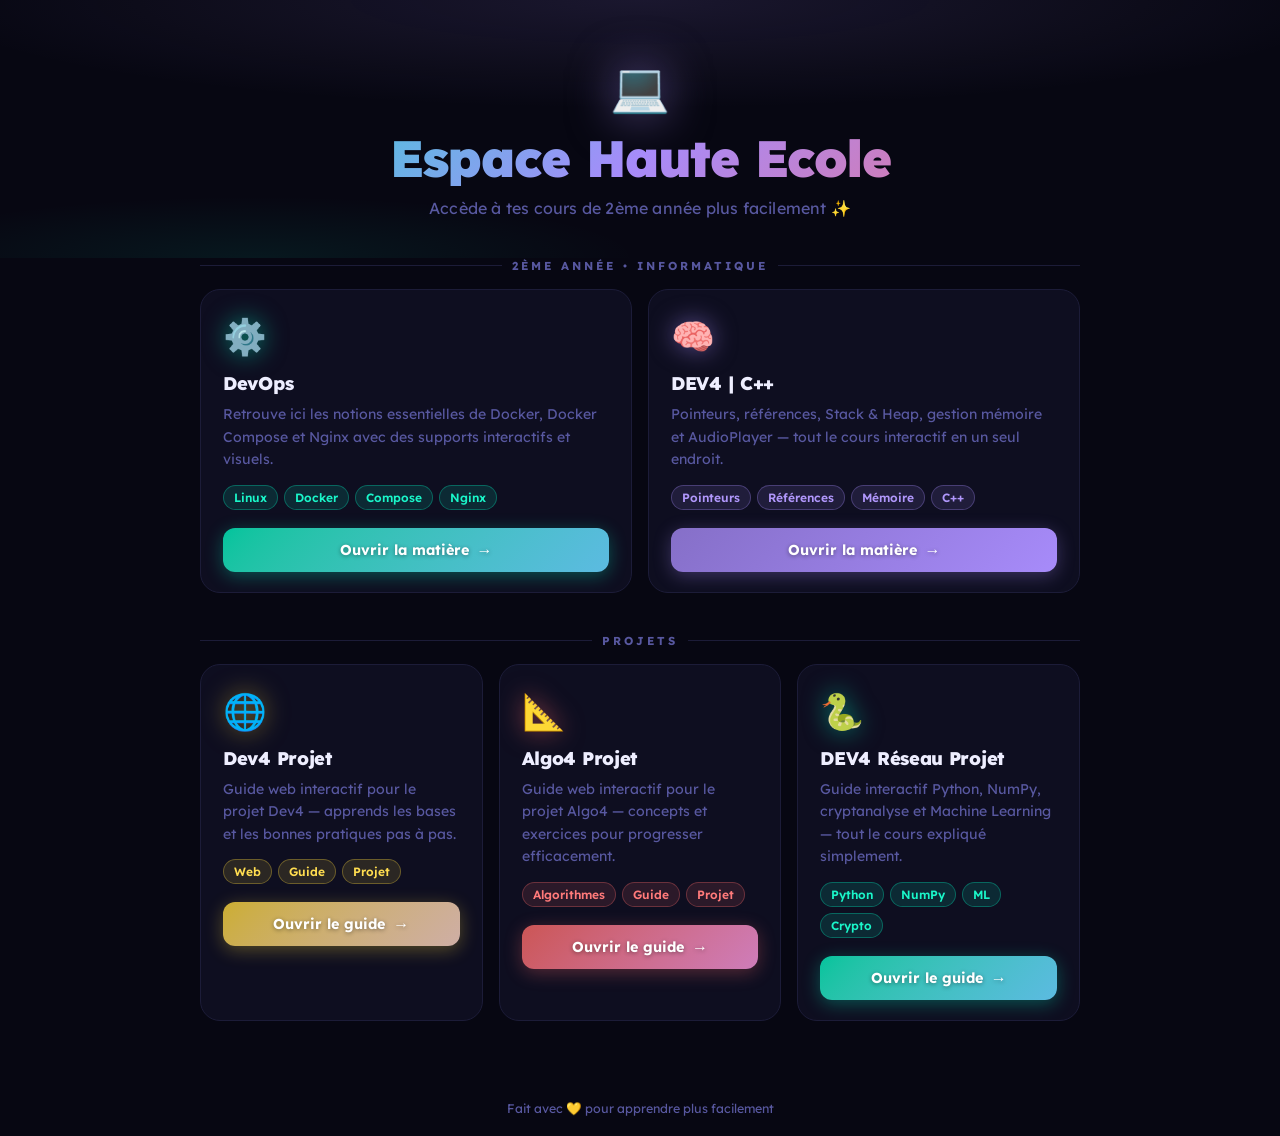
<file: index.html>
﻿<!doctype html>
<html lang="fr">
  <head>
    <meta charset="UTF-8" />
    <meta name="viewport" content="width=device-width, initial-scale=1.0" />
    <title>Espace Cours</title>

    <style>
      @import url("https://fonts.googleapis.com/css2?family=Lexend:wght@300;400;500;700;900&display=swap");

      :root {
        --bg: #070712;
        --card-bg: #0e0e20;
        --border: #1c1c38;

        --green: #00f5c3;
        --red: #ff6b6b;
        --yellow: #ffd93d;
        --purple: #a78bfa;

        --text: #eeeeff;
        --muted: #5858a0;
      }

      * {
        box-sizing: border-box;
        margin: 0;
        padding: 0;
      }

      body {
        background: var(--bg);
        color: var(--text);
        font-family: "Lexend", sans-serif;
        min-height: 100vh;
        display: flex;
        flex-direction: column;
      }

      /* ─── HERO ─────────────────────────────────── */
      .hero {
        text-align: center;
        padding: 56px 24px 40px;
        position: relative;
        overflow: hidden;
      }
      .hero::before {
        content: "";
        position: absolute;
        inset: 0;
        background:
          radial-gradient(
            ellipse 80% 60% at 50% 0%,
            rgba(167, 139, 250, 0.12) 0%,
            transparent 70%
          ),
          radial-gradient(
            ellipse 50% 40% at 20% 100%,
            rgba(0, 245, 195, 0.07) 0%,
            transparent 60%
          );
        pointer-events: none;
      }

      .hero-emoji {
        font-size: 3rem;
        display: block;
        margin-bottom: 14px;
        filter: drop-shadow(0 0 24px rgba(167, 139, 250, 0.5));
      }

      .hero h1 {
        font-size: clamp(2rem, 5vw, 3.2rem);
        font-weight: 900;
        letter-spacing: -1.5px;
        line-height: 1.1;
        background: linear-gradient(
          135deg,
          var(--green) 0%,
          var(--purple) 50%,
          var(--red) 100%
        );
        -webkit-background-clip: text;
        -webkit-text-fill-color: transparent;
        background-clip: text;
        position: relative;
      }

      .hero-sub {
        margin-top: 12px;
        color: var(--muted);
        font-size: 1rem;
        font-weight: 400;
        letter-spacing: 0.2px;
      }

      /* ─── GRID ──────────────────────────────────── */
      .wrap {
        max-width: 920px;
        margin: 0 auto;
        padding: 0 20px 60px;
        width: 100%;
      }

      .section-label {
        text-align: center;
        font-size: 0.72rem;
        font-weight: 700;
        letter-spacing: 3px;
        text-transform: uppercase;
        color: var(--muted);
        margin-bottom: 24px;
      }

      .modules {
        display: grid;
        grid-template-columns: repeat(auto-fit, minmax(260px, 1fr));
        gap: 16px;
      }

      /* ─── MODULE CARD ────────────────────────────── */
      .module {
        background: var(--card-bg);
        border: 1px solid var(--border);
        border-radius: 20px;
        padding: 24px 22px 20px;
        position: relative;
        overflow: hidden;
        transition:
          transform 0.2s ease,
          box-shadow 0.2s ease,
          border-color 0.2s ease;
        cursor: default;
      }

      .module::before {
        content: "";
        position: absolute;
        inset: 0;
        opacity: 0;
        transition: opacity 0.25s;
        border-radius: inherit;
      }

      .module:hover {
        transform: translateY(-4px);
        box-shadow: 0 16px 40px rgba(0, 0, 0, 0.5);
      }

      .m-devops {
        --c: var(--green);
      }
      .m-cpp {
        --c: var(--purple);
      }
      .m-dev4-projet {
        --c: var(--yellow);
      }
      .m-algo4-projet {
        --c: var(--red);
      }
      .m-dev4ri-projet {
        --c: var(--green);
      }
      .module:hover {
        border-color: color-mix(in srgb, var(--c) 60%, transparent);
      }
      .module::before {
        background: radial-gradient(
          ellipse at 0% 0%,
          color-mix(in srgb, var(--c) 15%, transparent) 0%,
          transparent 60%
        );
      }
      .module:hover::before {
        opacity: 1;
      }

      .module-icon {
        font-size: 2.2rem;
        margin-bottom: 14px;
        display: block;
        position: relative;
        z-index: 1;
        filter: drop-shadow(
          0 0 12px color-mix(in srgb, var(--c) 50%, transparent)
        );
      }

      .module h2 {
        font-size: 1.15rem;
        font-weight: 800;
        letter-spacing: -0.3px;
        margin-bottom: 8px;
        position: relative;
        z-index: 1;
      }

      .module p {
        color: var(--muted);
        font-size: 0.88rem;
        line-height: 1.6;
        position: relative;
        z-index: 1;
      }

      .tag-row {
        display: flex;
        flex-wrap: wrap;
        gap: 6px;
        margin: 14px 0 18px;
        position: relative;
        z-index: 1;
      }

      .tag {
        background: color-mix(in srgb, var(--c) 12%, transparent);
        border: 1px solid color-mix(in srgb, var(--c) 30%, transparent);
        color: color-mix(in srgb, var(--c) 90%, white);
        border-radius: 999px;
        font-size: 0.75rem;
        font-weight: 600;
        padding: 4px 10px;
        white-space: nowrap;
      }

      .btn-open {
        display: flex;
        align-items: center;
        gap: 8px;
        width: 100%;
        padding: 12px 16px;
        border-radius: 12px;
        border: none;
        background: linear-gradient(
          135deg,
          color-mix(in srgb, var(--c) 80%, black),
          color-mix(in srgb, var(--c) 45%, var(--purple))
        );
        color: #fff;
        font-family: "Lexend", sans-serif;
        font-size: 0.9rem;
        font-weight: 700;
        cursor: pointer;
        transition:
          filter 0.18s ease,
          transform 0.18s ease;
        position: relative;
        z-index: 1;
        text-shadow: 0 1px 4px rgba(0, 0, 0, 0.4);
        box-shadow: 0 4px 18px color-mix(in srgb, var(--c) 30%, transparent);
        justify-content: center;
      }
      .btn-open:hover {
        filter: brightness(1.12);
        transform: scale(1.02);
      }
      .btn-open .arrow {
        font-size: 1rem;
        transition: transform 0.18s;
      }
      .btn-open:hover .arrow {
        transform: translateX(4px);
      }

      .m-coming .btn-open {
        background: rgba(255, 255, 255, 0.05);
        box-shadow: none;
        cursor: not-allowed;
        color: var(--muted);
        text-shadow: none;
        border: 1px solid var(--border);
      }
      .m-coming .btn-open:hover {
        filter: none;
        transform: none;
      }

      /* ─── SUBJECT HEADING ───────────────────────── */
      .subject-heading {
        display: flex;
        align-items: center;
        gap: 10px;
        margin: 0 0 16px;
        font-size: 0.72rem;
        font-weight: 700;
        letter-spacing: 3px;
        text-transform: uppercase;
        color: var(--muted);
      }
      .subject-heading::before,
      .subject-heading::after {
        content: "";
        flex: 1;
        height: 1px;
        background: var(--border);
      }

      /* ─── FOOTER ────────────────────────────────── */
      footer {
        margin-top: auto;
        text-align: center;
        padding: 20px;
        color: var(--muted);
        font-size: 0.78rem;
      }
    </style>
  </head>

  <body>
    <div class="hero">
      <span class="hero-emoji">💻</span>
      <h1>Espace Haute Ecole</h1>
      <p class="hero-sub">
        Acc&egrave;de &agrave; tes cours de 2&egrave;me ann&eacute;e plus
        facilement ✨
      </p>
    </div>

    <div class="wrap">
      <p class="subject-heading">
        2&egrave;me ann&eacute;e &bull; Informatique
      </p>
      <div class="modules">
        <div class="module m-devops">
          <span class="module-icon">⚙️</span>
          <h2>DevOps</h2>
          <p>
            Retrouve ici les notions essentielles de Docker, Docker Compose et
            Nginx avec des supports interactifs et visuels.
          </p>
          <div class="tag-row">
            <span class="tag">Linux</span>
            <span class="tag">Docker</span>
            <span class="tag">Compose</span>
            <span class="tag">Nginx</span>
          </div>
          <button
            class="btn-open"
            onclick="location.href = 'devops/devops.html'"
          >
            Ouvrir la mati&egrave;re <span class="arrow">&rarr;</span>
          </button>
        </div>

        <div class="module m-cpp">
          <span class="module-icon">🧠</span>
          <h2>DEV4 | C++</h2>
          <p>
            Pointeurs, r&eacute;f&eacute;rences, Stack &amp; Heap, gestion
            m&eacute;moire et AudioPlayer &mdash; tout le cours interactif en un
            seul endroit.
          </p>
          <div class="tag-row">
            <span class="tag">Pointeurs</span>
            <span class="tag">R&eacute;f&eacute;rences</span>
            <span class="tag">M&eacute;moire</span>
            <span class="tag">C++</span>
          </div>
          <button class="btn-open" onclick="location.href = 'dev4/dev4.html'">
            Ouvrir la mati&egrave;re <span class="arrow">&rarr;</span>
          </button>
        </div>
      </div>

      <p class="subject-heading" style="margin-top: 40px">Projets</p>
      <div class="modules">
        <div class="module m-dev4-projet">
          <span class="module-icon">🌐</span>
          <h2>Dev4 Projet</h2>
          <p>
            Guide web interactif pour le projet Dev4 &mdash; apprends les bases
            et les bonnes pratiques pas &agrave; pas.
          </p>
          <div class="tag-row">
            <span class="tag">Web</span>
            <span class="tag">Guide</span>
            <span class="tag">Projet</span>
          </div>
          <button
            class="btn-open"
            onclick="location.href = 'dev4/web-guide/index.html'"
          >
            Ouvrir le guide <span class="arrow">&rarr;</span>
          </button>
        </div>

        <div class="module m-algo4-projet">
          <span class="module-icon">📐</span>
          <h2>Algo4 Projet</h2>
          <p>
            Guide web interactif pour le projet Algo4 &mdash; concepts et
            exercices pour progresser efficacement.
          </p>
          <div class="tag-row">
            <span class="tag">Algorithmes</span>
            <span class="tag">Guide</span>
            <span class="tag">Projet</span>
          </div>
          <button
            class="btn-open"
            onclick="location.href = 'Algo 4 projet/web-guide/index.html'"
          >
            Ouvrir le guide <span class="arrow">&rarr;</span>
          </button>
        </div>

        <div class="module m-dev4ri-projet">
          <span class="module-icon">🐍</span>
          <h2>DEV4 R&eacute;seau Projet</h2>
          <p>
            Guide interactif Python, NumPy, cryptanalyse et Machine Learning
            &mdash; tout le cours expliqu&eacute; simplement.
          </p>
          <div class="tag-row">
            <span class="tag">Python</span>
            <span class="tag">NumPy</span>
            <span class="tag">ML</span>
            <span class="tag">Crypto</span>
          </div>
          <button
            class="btn-open"
            onclick="location.href = 'dev4-reseau/web-guide/index.html'"
          >
            Ouvrir le guide <span class="arrow">&rarr;</span>
          </button>
        </div>
      </div>
    </div>
    <footer>Fait avec 💛 pour apprendre plus facilement</footer>
  </body>
</html>
</file>
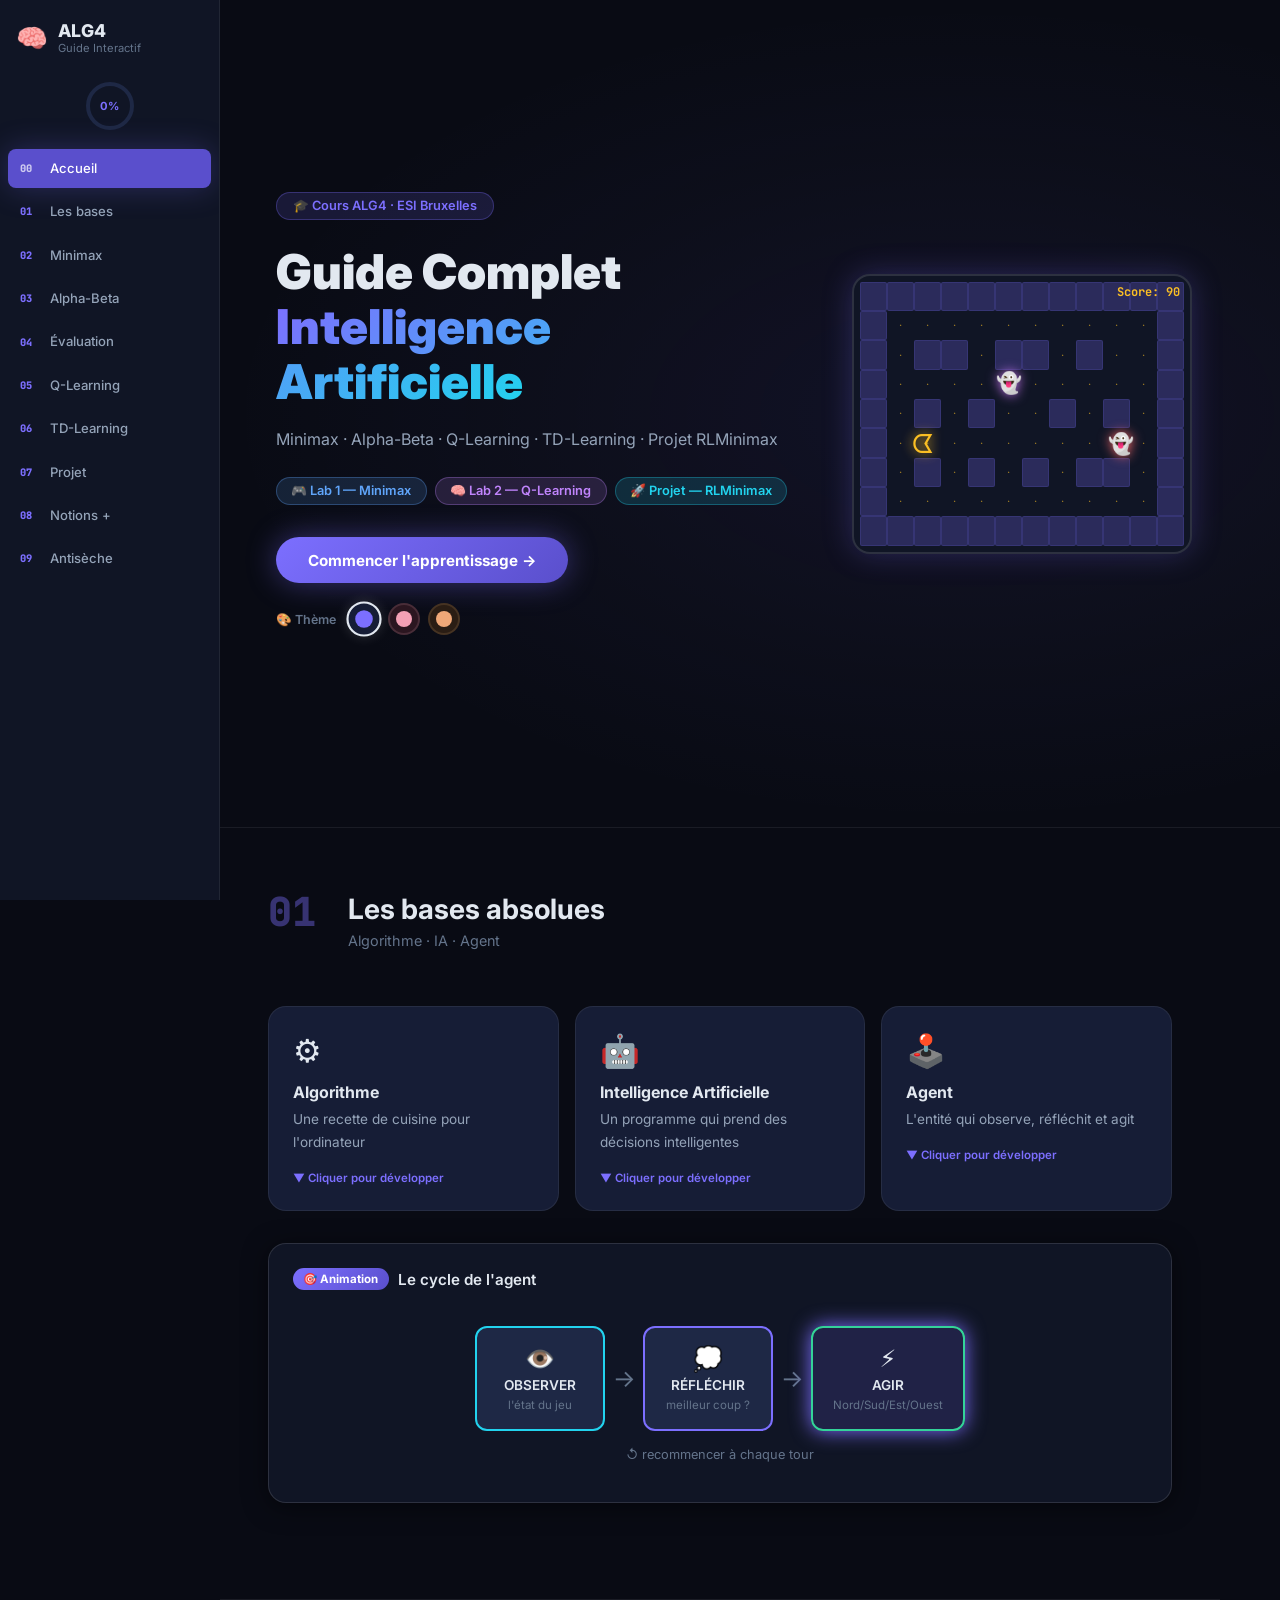
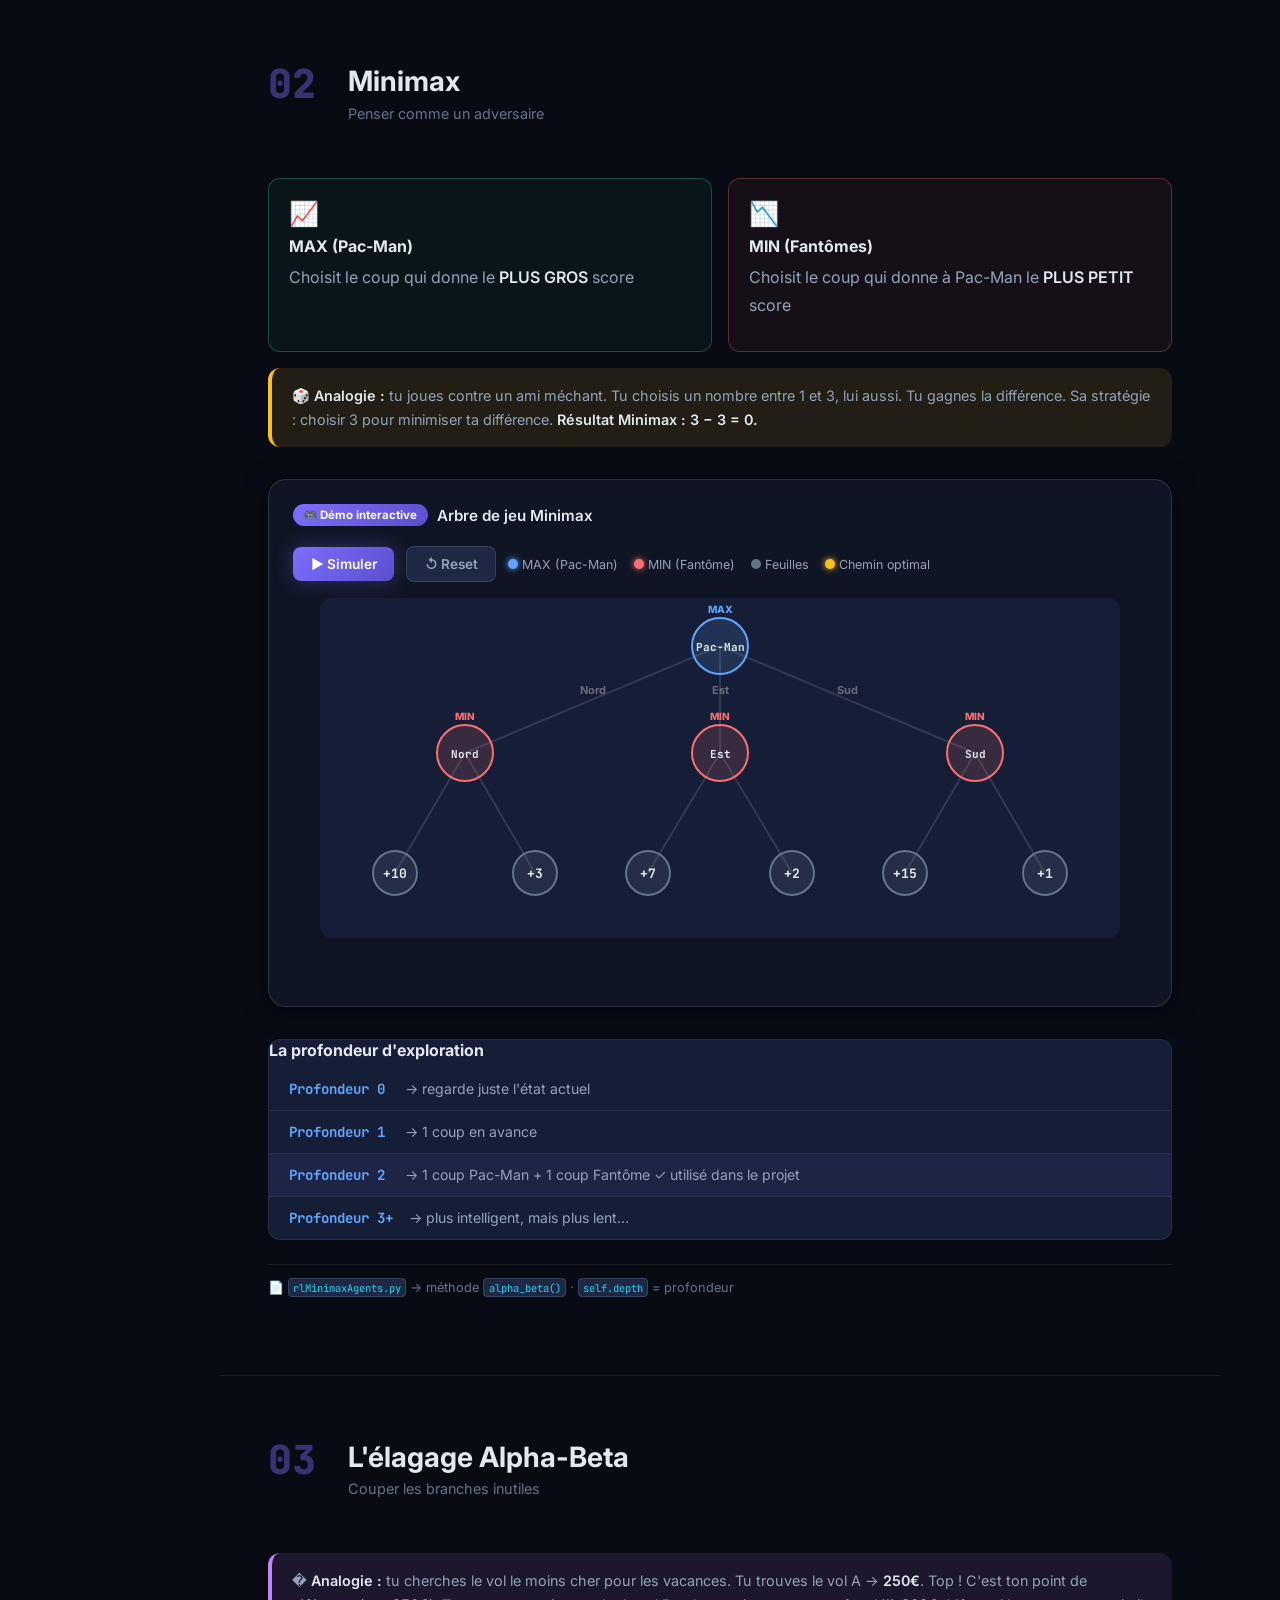
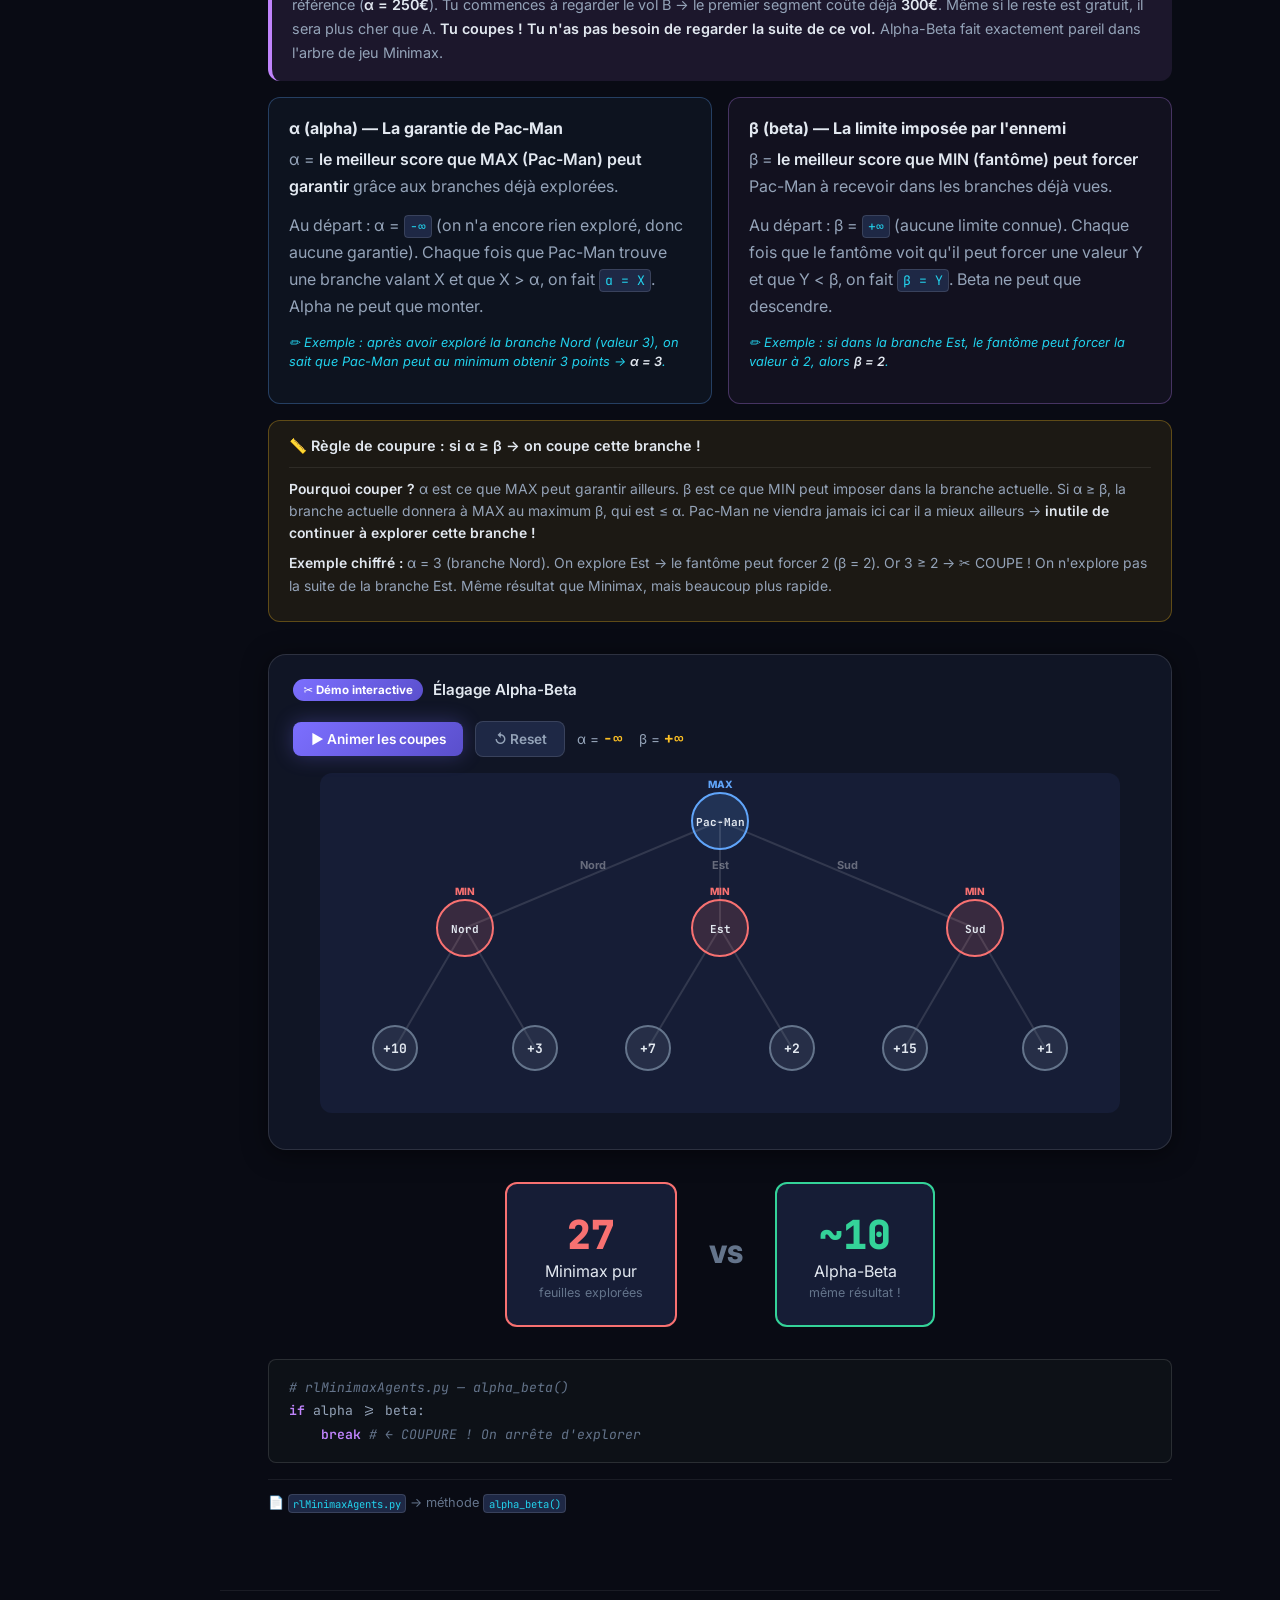
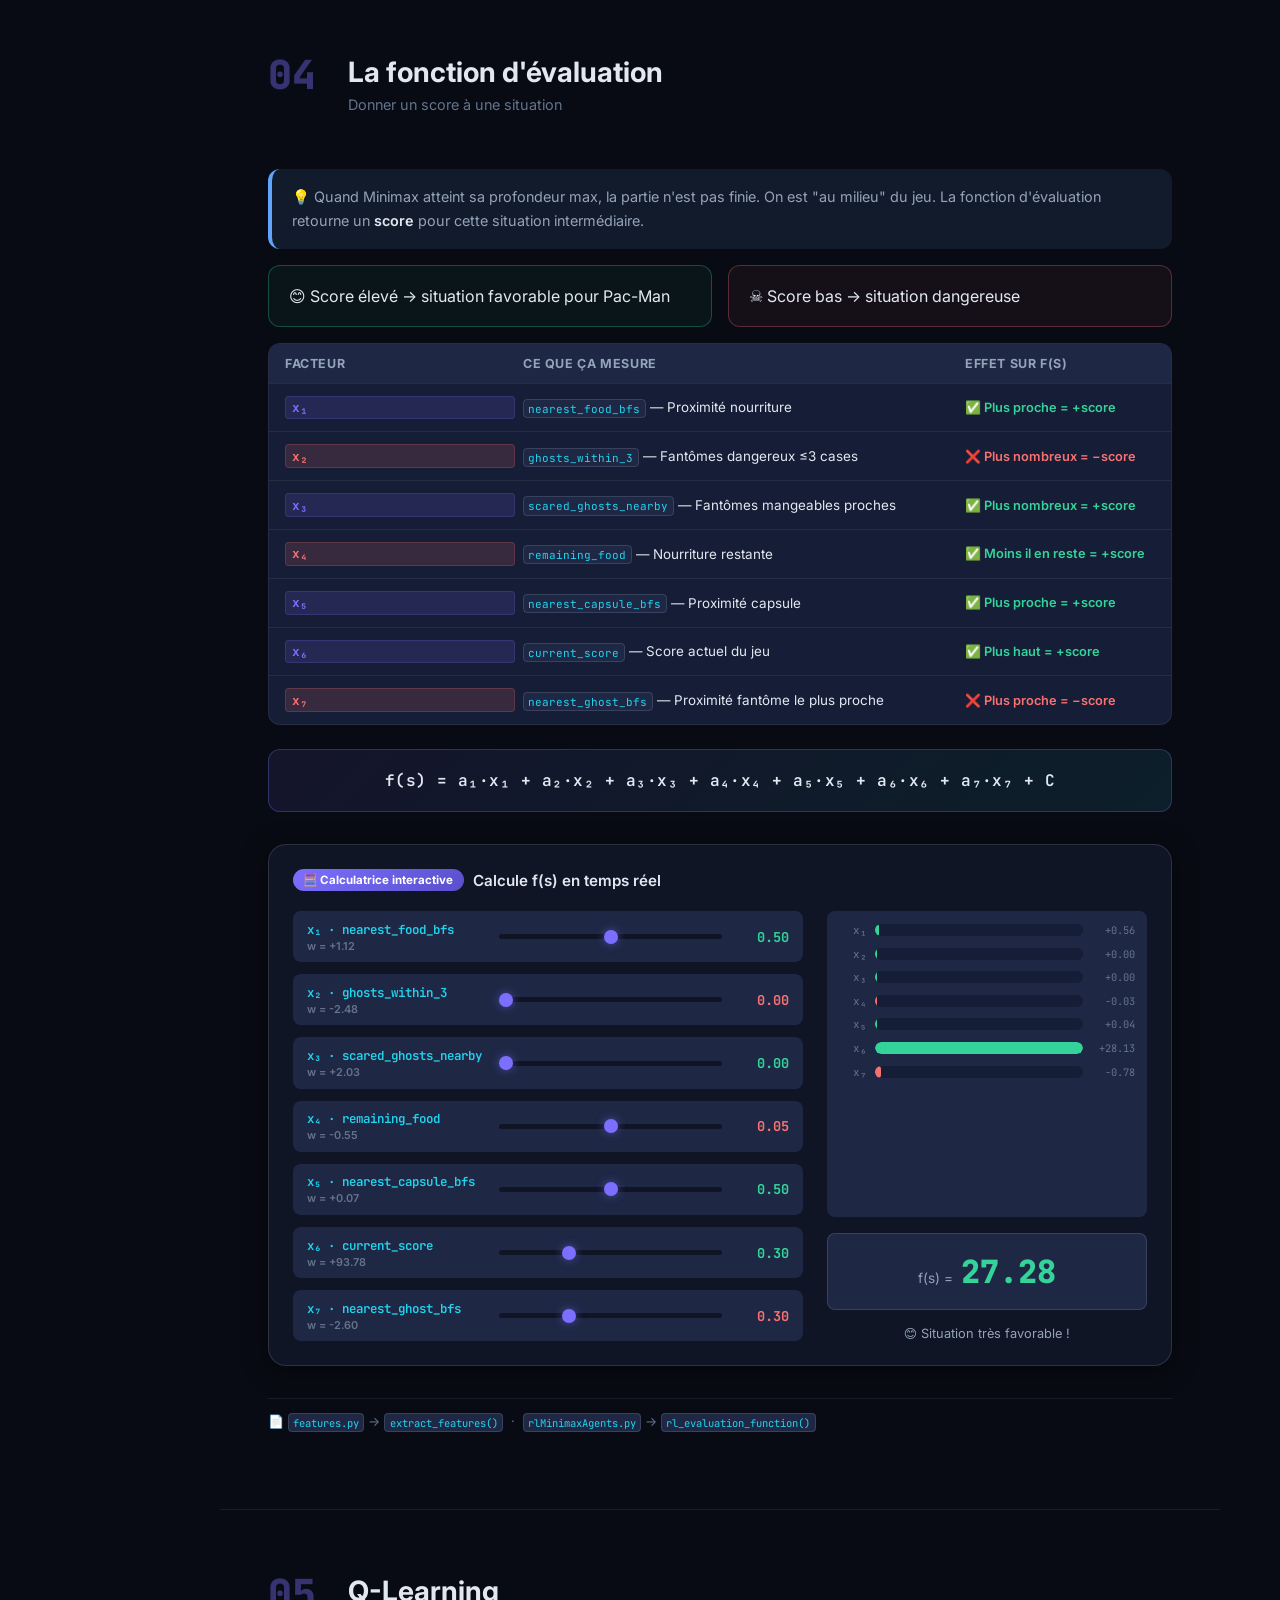
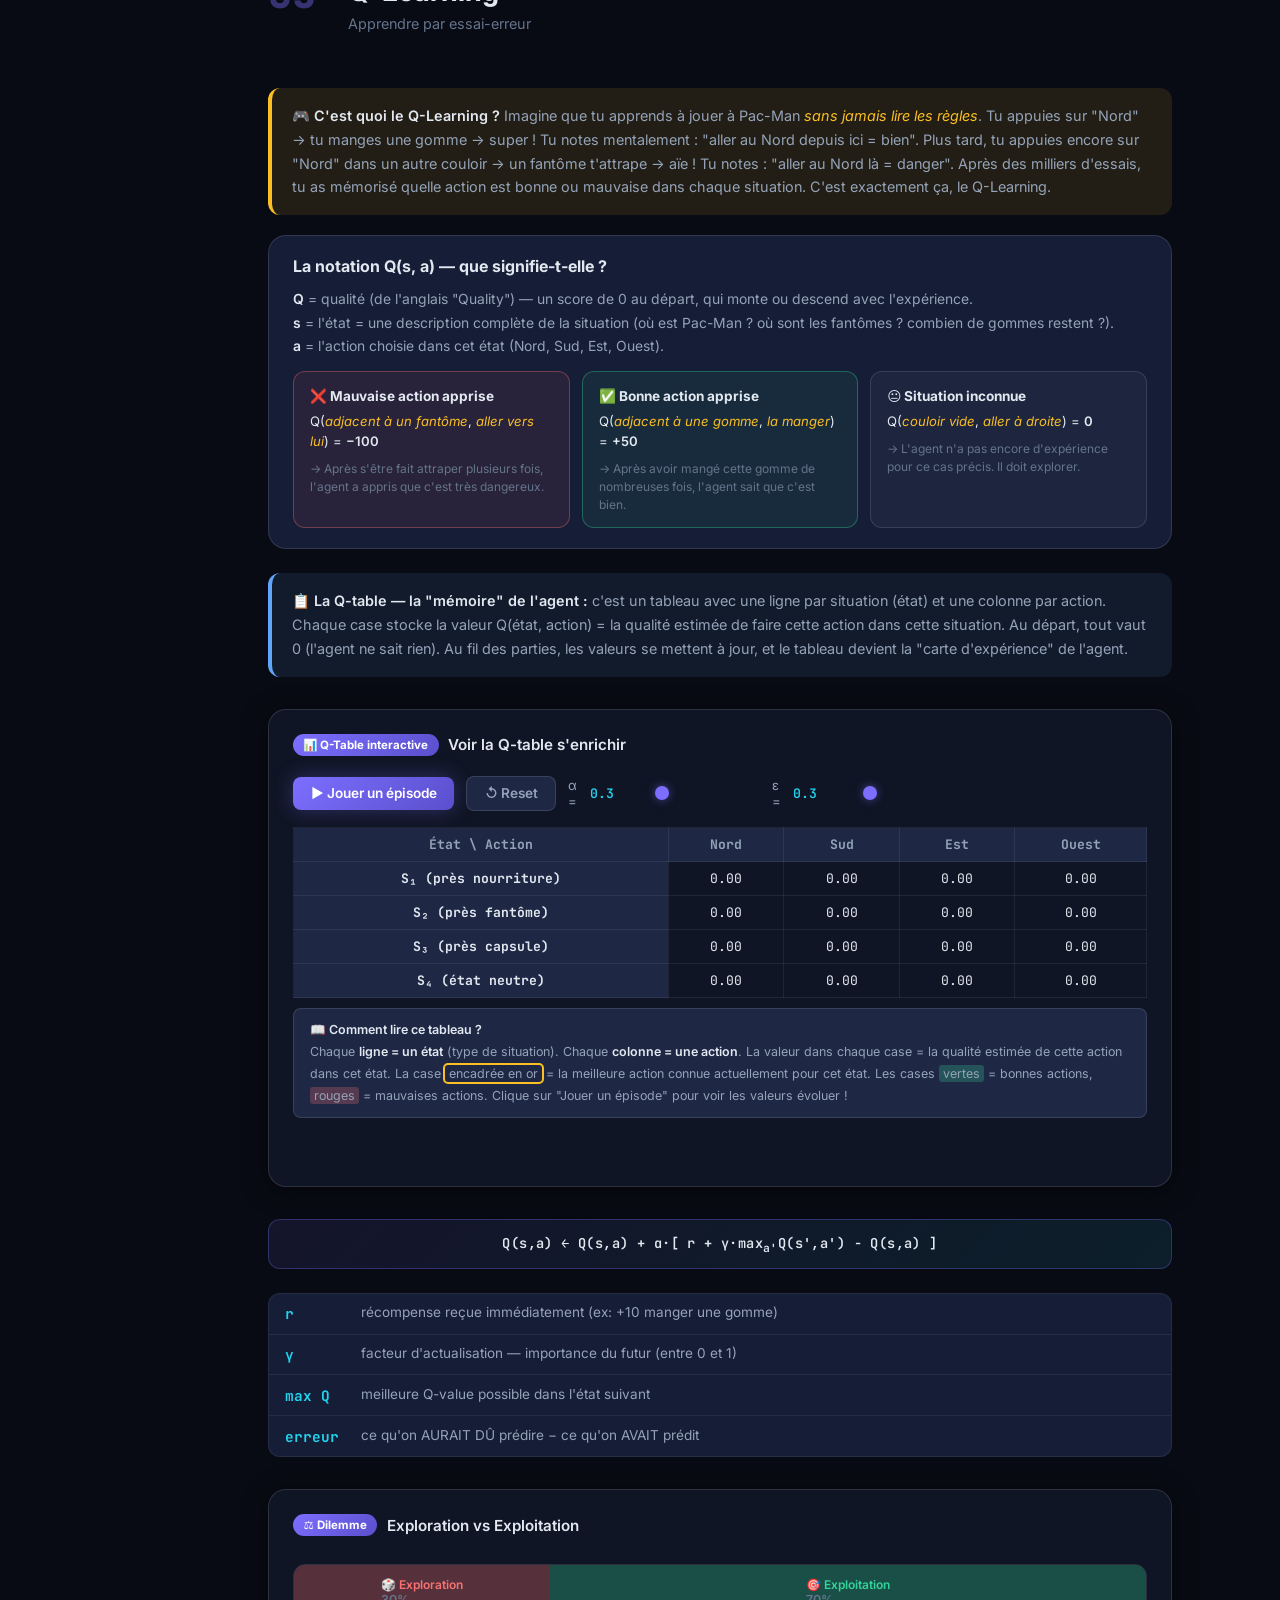
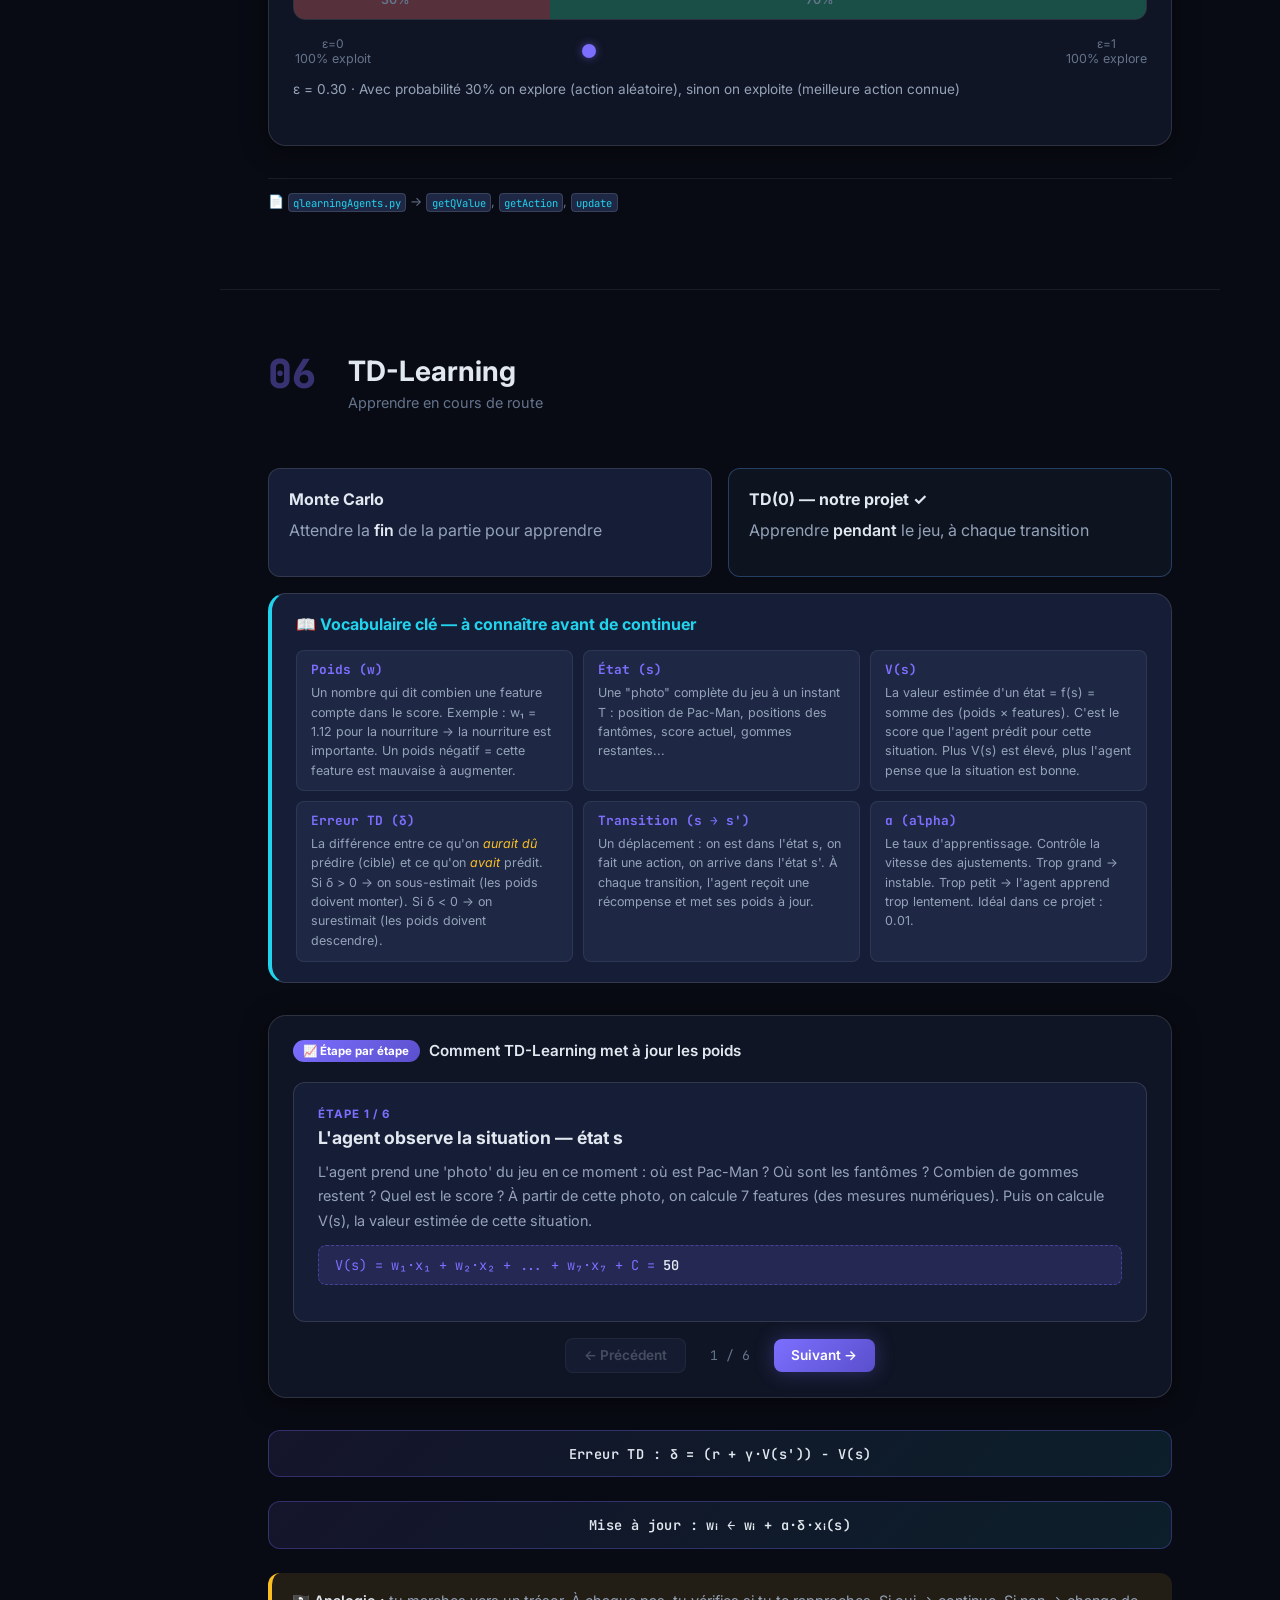
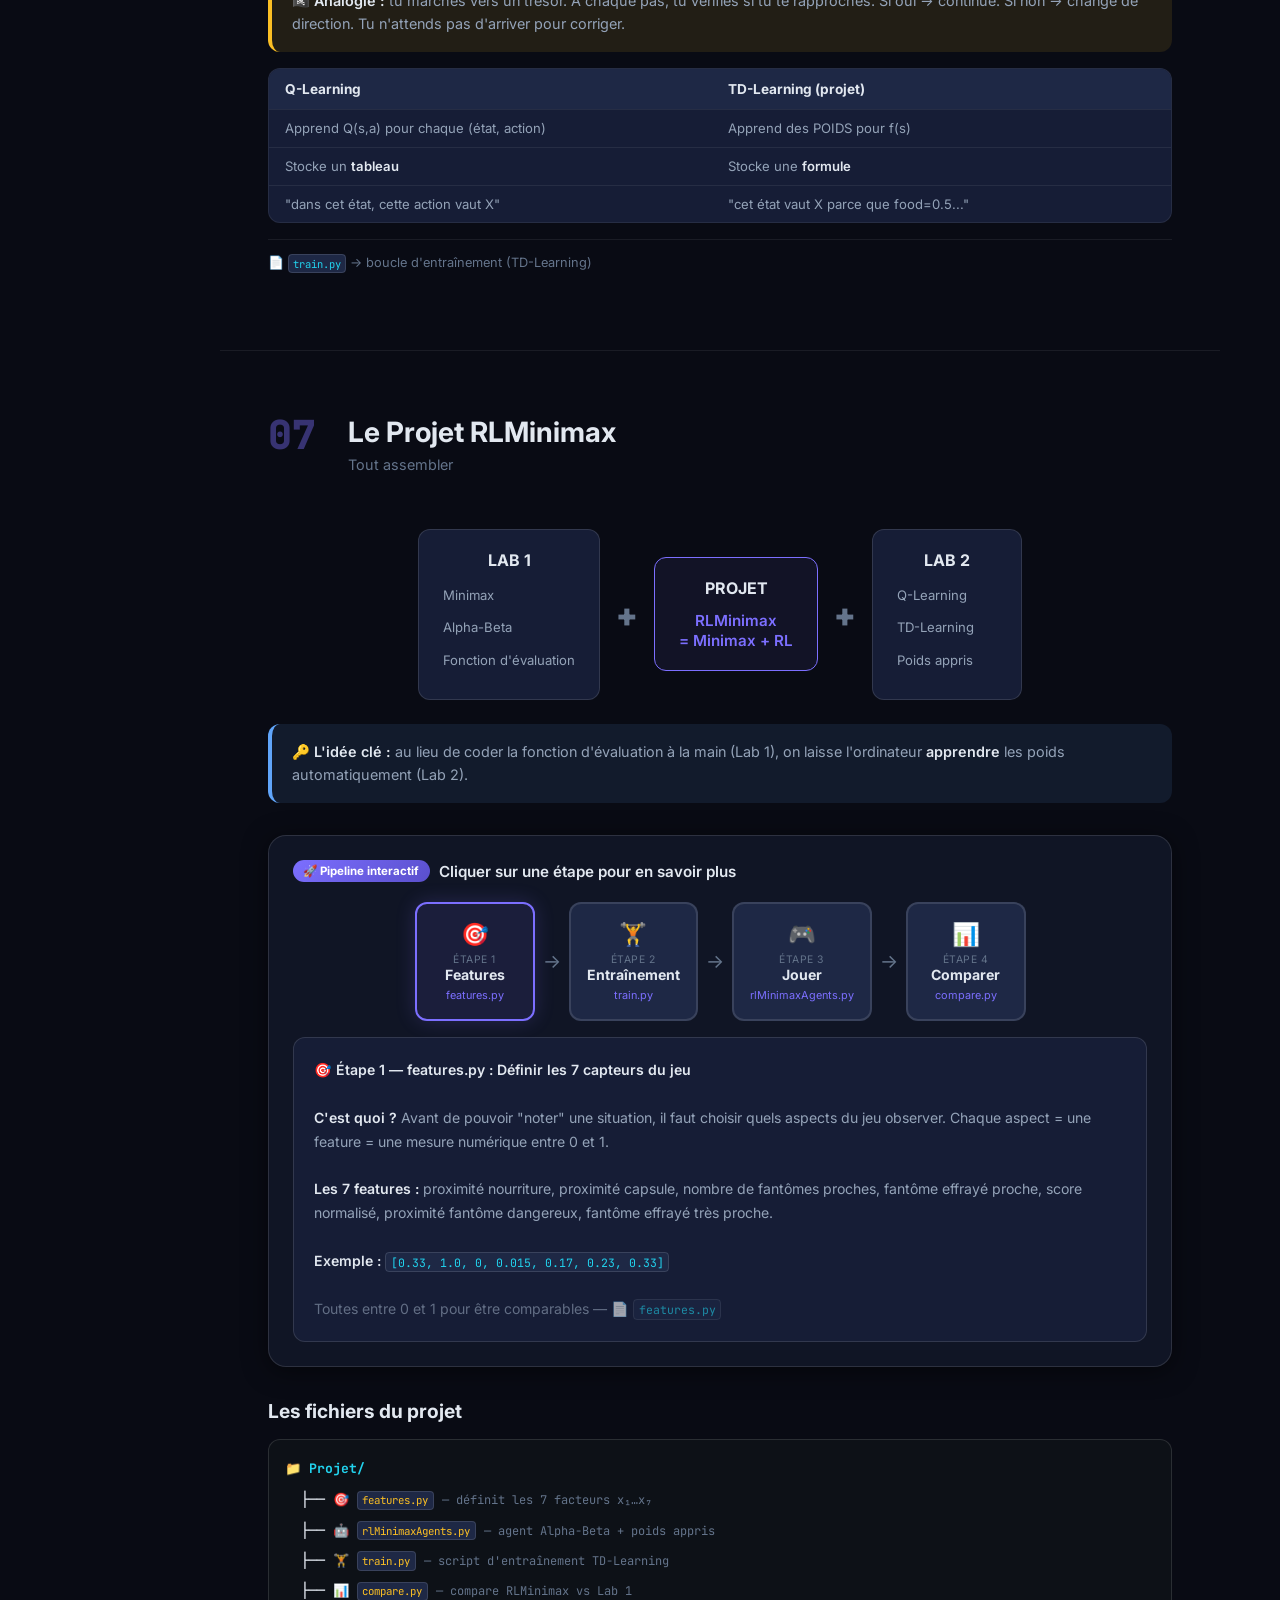
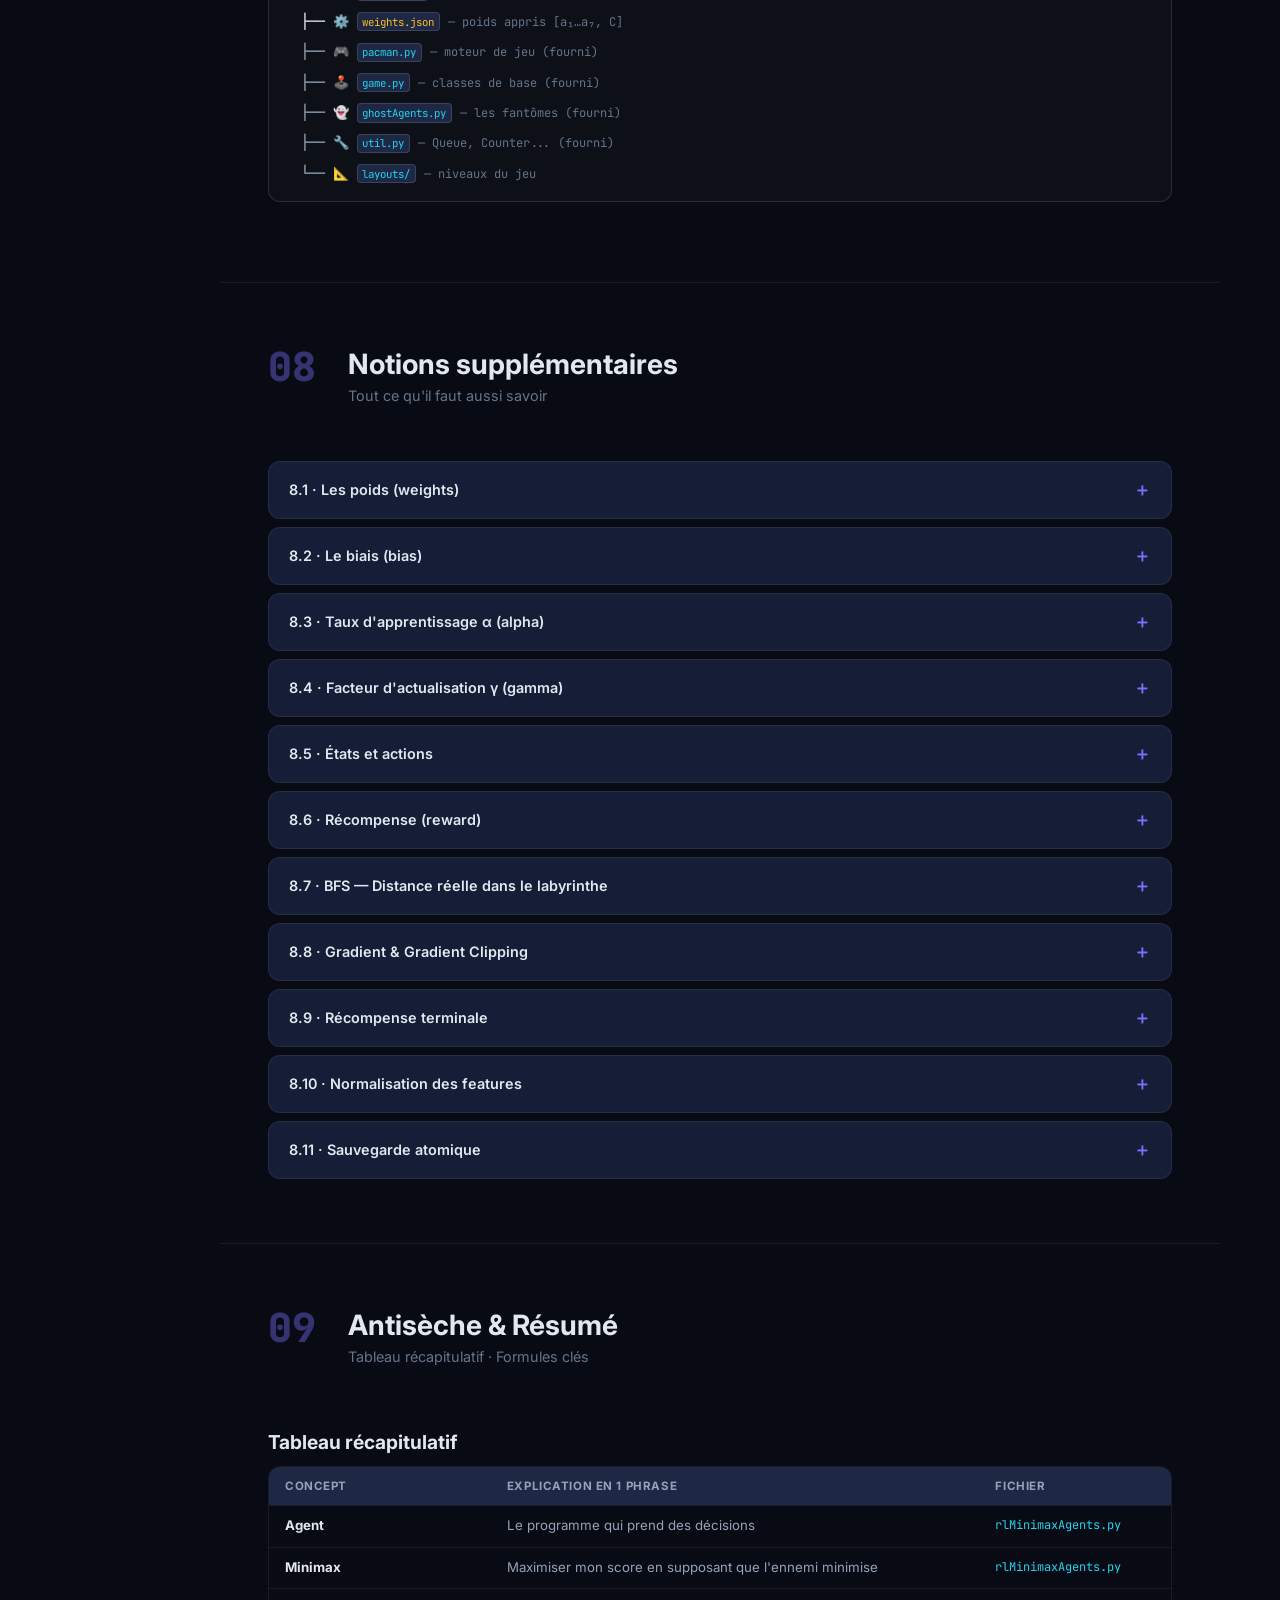
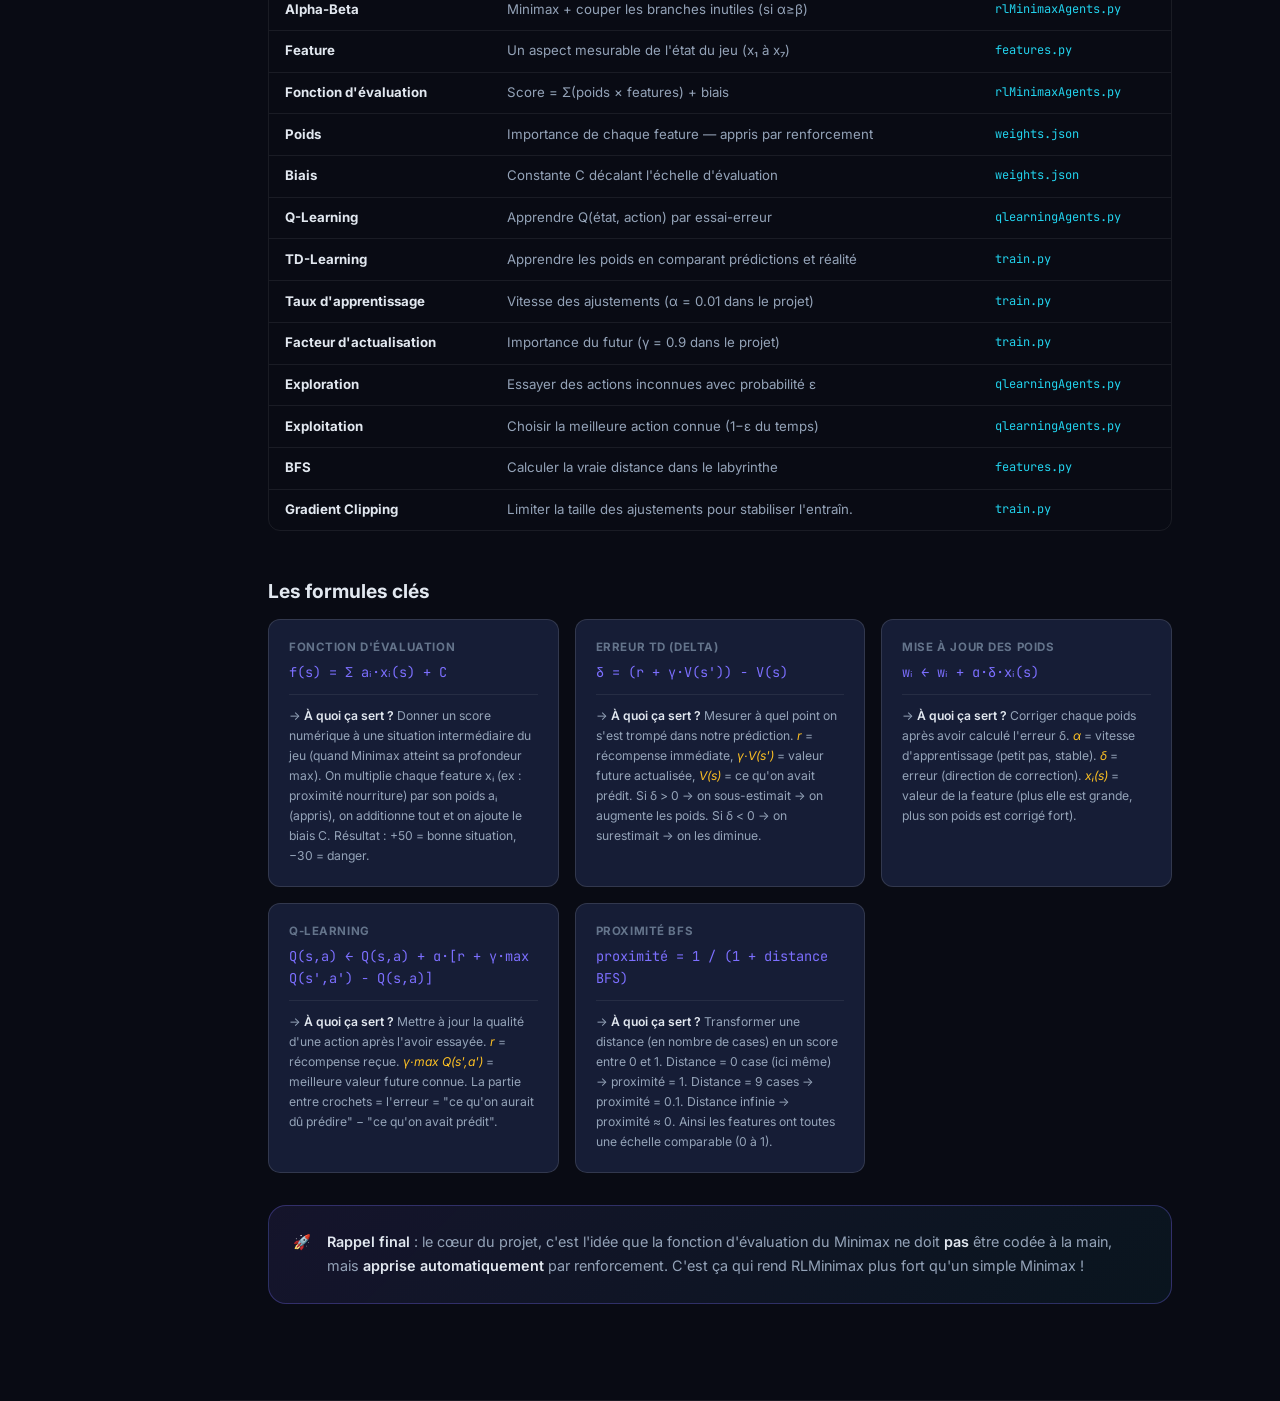
<file: Algo 4 projet/web-guide/index.html>
<!doctype html>
<html lang="fr">
  <head>
    <meta charset="UTF-8" />
    <meta name="viewport" content="width=device-width, initial-scale=1.0" />
    <title>ALG4 — Guide Interactif IA</title>
    <link rel="preconnect" href="https://fonts.googleapis.com" />
    <link rel="preconnect" href="https://fonts.gstatic.com" crossorigin />
    <link
      href="https://fonts.googleapis.com/css2?family=Inter:wght@400;500;600;700;800&family=JetBrains+Mono:wght@400;600&display=swap"
      rel="stylesheet"
    />
    <link rel="stylesheet" href="style.css" />
  </head>
  <body>
    <!-- ═══════════════════════════════════════ SIDEBAR ═══ -->
    <nav class="sidebar" id="sidebar">
      <div class="sidebar-brand">
        <span class="brand-emoji">🧠</span>
        <div>
          <div class="brand-title">ALG4</div>
          <div class="brand-sub">Guide Interactif</div>
        </div>
      </div>

      <div class="progress-wrap">
        <svg width="54" height="54" viewBox="0 0 54 54">
          <circle class="prog-bg" cx="27" cy="27" r="22" />
          <circle class="prog-fill" cx="27" cy="27" r="22" id="prog-circle" />
        </svg>
        <span class="prog-label" id="prog-pct">0%</span>
      </div>

      <ul class="nav-list">
        <li>
          <a href="#s0" class="nav-link" data-s="s0"
            ><span class="nn">00</span>Accueil</a
          >
        </li>
        <li>
          <a href="#s1" class="nav-link" data-s="s1"
            ><span class="nn">01</span>Les bases</a
          >
        </li>
        <li>
          <a href="#s2" class="nav-link" data-s="s2"
            ><span class="nn">02</span>Minimax</a
          >
        </li>
        <li>
          <a href="#s3" class="nav-link" data-s="s3"
            ><span class="nn">03</span>Alpha-Beta</a
          >
        </li>
        <li>
          <a href="#s4" class="nav-link" data-s="s4"
            ><span class="nn">04</span>Évaluation</a
          >
        </li>
        <li>
          <a href="#s5" class="nav-link" data-s="s5"
            ><span class="nn">05</span>Q-Learning</a
          >
        </li>
        <li>
          <a href="#s6" class="nav-link" data-s="s6"
            ><span class="nn">06</span>TD-Learning</a
          >
        </li>
        <li>
          <a href="#s7" class="nav-link" data-s="s7"
            ><span class="nn">07</span>Projet</a
          >
        </li>
        <li>
          <a href="#s8" class="nav-link" data-s="s8"
            ><span class="nn">08</span>Notions +</a
          >
        </li>
        <li>
          <a href="#s9" class="nav-link" data-s="s9"
            ><span class="nn">09</span>Antisèche</a
          >
        </li>
      </ul>

      <button class="menu-toggle" id="menu-toggle">☰</button>
    </nav>

    <!-- ═══════════════════════════════════════ MAIN ══════ -->
    <main class="main" id="main">
      <!-- ── 00 · HERO ─────────────────────────────────── -->
      <section id="s0" class="section hero-section reveal">
        <div class="hero-left">
          <div class="hero-badge">🎓 Cours ALG4 · ESI Bruxelles</div>
          <h1 class="hero-title">
            Guide Complet<br /><span class="gradient-text"
              >Intelligence Artificielle</span
            >
          </h1>
          <p class="hero-sub">
            Minimax · Alpha-Beta · Q-Learning · TD-Learning · Projet RLMinimax
          </p>
          <div class="hero-pills">
            <span class="pill blue">🎮 Lab 1 — Minimax</span>
            <span class="pill purple">🧠 Lab 2 — Q-Learning</span>
            <span class="pill cyan">🚀 Projet — RLMinimax</span>
          </div>
          <a href="#s1" class="cta-btn">Commencer l'apprentissage →</a>

          <div class="theme-switcher">
            <span class="theme-label">🎨 Thème</span>
            <button
              class="theme-btn active"
              data-theme="default"
              title="Violet (défaut)"
            >
              <span class="theme-dot" style="background: #7c6fff"></span>
            </button>
            <button class="theme-btn" data-theme="rose" title="Rose pastel">
              <span class="theme-dot" style="background: #f4a0b5"></span>
            </button>
            <button class="theme-btn" data-theme="orange" title="Orange pastel">
              <span class="theme-dot" style="background: #f0a878"></span>
            </button>
          </div>
        </div>
        <div class="hero-right">
          <div class="pacman-arena" id="hero-arena">
            <div class="maze-grid" id="maze-grid"></div>
            <div class="hero-pacman" id="hero-pac">ᗧ</div>
            <div class="hero-ghost" id="ghost1" style="--gcolor: #ff6b6b">
              👻
            </div>
            <div class="hero-ghost" id="ghost2" style="--gcolor: #c474ed">
              👻
            </div>
            <div class="score-hud">Score: <span id="hero-score">0</span></div>
          </div>
        </div>
      </section>

      <!-- ── 01 · BASES ─────────────────────────────────── -->
      <section id="s1" class="section reveal">
        <div class="sec-header">
          <span class="sec-num">01</span>
          <div>
            <h2>Les bases absolues</h2>
            <p class="sec-sub">Algorithme · IA · Agent</p>
          </div>
        </div>

        <div class="grid-3">
          <div class="concept-card" data-expand="d-algo">
            <div class="cc-icon">⚙️</div>
            <h3>Algorithme</h3>
            <p>Une recette de cuisine pour l'ordinateur</p>
            <span class="cc-hint">▼ Cliquer pour développer</span>
          </div>
          <div class="concept-card" data-expand="d-ia">
            <div class="cc-icon">🤖</div>
            <h3>Intelligence Artificielle</h3>
            <p>Un programme qui prend des décisions intelligentes</p>
            <span class="cc-hint">▼ Cliquer pour développer</span>
          </div>
          <div class="concept-card" data-expand="d-agent">
            <div class="cc-icon">🕹️</div>
            <h3>Agent</h3>
            <p>L'entité qui observe, réfléchit et agit</p>
            <span class="cc-hint">▼ Cliquer pour développer</span>
          </div>
        </div>

        <div class="expand-panel" id="d-algo">
          <h4>⚙️ C'est quoi un algorithme ?</h4>
          <p>
            Un <strong>algorithme</strong>, c'est une recette de cuisine pour un
            ordinateur — une liste d'étapes précises qu'on suit dans l'ordre.
          </p>
          <div class="step-list">
            <div class="step"><span class="sn">1</span>Regarde à gauche</div>
            <div class="step"><span class="sn">2</span>Regarde à droite</div>
            <div class="step">
              <span class="sn">3</span>Si aucune voiture → traverse
            </div>
            <div class="step">
              <span class="sn">4</span>Sinon → attends et retourne à l'étape 1
            </div>
          </div>
          <p class="subtle">
            Exemple : traverser une route. C'est un algorithme !
          </p>
        </div>

        <div class="expand-panel" id="d-ia">
          <h4>🤖 C'est quoi une IA ?</h4>
          <p>
            Dans ce projet,
            <strong
              >IA = un programme qui prend des décisions intelligentes</strong
            >.
          </p>
          <div class="callout callout-blue">
            🔑 <strong>En simple :</strong> l'IA ici, c'est un
            <u>joueur automatique</u>. Il joue à Pac-Man à ta place et il essaie
            de gagner.
          </div>
          <ul class="fl">
            <li>
              <strong>Observe</strong> — où est Pac-Man ? où sont les fantômes ?
            </li>
            <li><strong>Réfléchit</strong> — quel est le meilleur coup ?</li>
            <li><strong>Agit</strong> — se déplace dans une direction</li>
          </ul>
        </div>

        <div class="expand-panel" id="d-agent">
          <h4>🕹️ C'est quoi un agent ?</h4>
          <p>
            Un <strong>agent</strong>, c'est "l'entité qui agit" dans le jeu
          </p>
          <ul class="fl">
            <li>
              <strong>Pac-Man</strong> = l'agent principal (celui qu'on
              programme)
            </li>
            <li><strong>Les fantômes</strong> = des agents adversaires</li>
          </ul>
          <div class="codeblock">
            <span class="c-kw">def</span>
            <span class="c-fn">get_action</span>(<span class="c-var">self</span
            >, game_state):<br />
            &nbsp;&nbsp;&nbsp;&nbsp;<span class="c-cm"
              ># retourne : Nord, Sud, Est, Ouest ou Stop</span
            >
          </div>
          <p class="fileref">
            📄 <code>rlMinimaxAgents.py</code> → classe
            <code>RLMinimaxAgent</code>
          </p>
        </div>

        <!-- Cycle animé -->
        <div class="demo-box">
          <div class="demo-title">
            <span class="demo-badge">🎯 Animation</span> Le cycle de l'agent
          </div>
          <div class="agent-cycle">
            <div class="cyc-node cyc-obs" id="cyc1">
              <div class="cyc-icon">👁️</div>
              <strong>OBSERVER</strong>
              <small>l'état du jeu</small>
            </div>
            <div class="cyc-arrow" id="ca1">→</div>
            <div class="cyc-node cyc-think" id="cyc2">
              <div class="cyc-icon">💭</div>
              <strong>RÉFLÉCHIR</strong>
              <small>meilleur coup ?</small>
            </div>
            <div class="cyc-arrow" id="ca2">→</div>
            <div class="cyc-node cyc-act" id="cyc3">
              <div class="cyc-icon">⚡</div>
              <strong>AGIR</strong>
              <small>Nord/Sud/Est/Ouest</small>
            </div>
            <div class="cyc-back">↺ recommencer à chaque tour</div>
          </div>
        </div>
      </section>

      <!-- ── 02 · MINIMAX ───────────────────────────────── -->
      <section id="s2" class="section reveal">
        <div class="sec-header">
          <span class="sec-num">02</span>
          <div>
            <h2>Minimax</h2>
            <p class="sec-sub">Penser comme un adversaire</p>
          </div>
        </div>

        <div class="two-col">
          <div class="info-card green-card">
            <div class="ic-icon">📈</div>
            <h4>MAX (Pac-Man)</h4>
            <p>Choisit le coup qui donne le <strong>PLUS GROS</strong> score</p>
          </div>
          <div class="info-card red-card">
            <div class="ic-icon">📉</div>
            <h4>MIN (Fantômes)</h4>
            <p>
              Choisit le coup qui donne à Pac-Man le
              <strong>PLUS PETIT</strong> score
            </p>
          </div>
        </div>

        <div class="callout callout-amber">
          🎲 <strong>Analogie :</strong> tu joues contre un ami méchant. Tu
          choisis un nombre entre 1 et 3, lui aussi. Tu gagnes la différence. Sa
          stratégie : choisir 3 pour minimiser ta différence.
          <strong>Résultat Minimax : 3 − 3 = 0.</strong>
        </div>

        <!-- MINIMAX TREE DEMO -->
        <div class="demo-box">
          <div class="demo-title">
            <span class="demo-badge">🎮 Démo interactive</span> Arbre de jeu
            Minimax
          </div>
          <div class="tree-controls">
            <button class="btn btn-primary" id="mm-play">▶ Simuler</button>
            <button class="btn btn-ghost" id="mm-reset">↺ Reset</button>
            <div class="legend">
              <span><span class="leg-dot ld-blue"></span>MAX (Pac-Man)</span>
              <span><span class="leg-dot ld-red"></span>MIN (Fantôme)</span>
              <span><span class="leg-dot ld-gray"></span>Feuilles</span>
              <span><span class="leg-dot ld-gold"></span>Chemin optimal</span>
            </div>
          </div>
          <div class="svg-wrap">
            <svg
              id="mm-svg"
              viewBox="0 0 800 340"
              preserveAspectRatio="xMidYMid meet"
            ></svg>
          </div>
          <div class="tree-msg" id="mm-msg"></div>
        </div>

        <div class="depth-visual">
          <h4>La profondeur d'exploration</h4>
          <div class="dv-row">
            <span class="dv-d">Profondeur 0</span
            ><span>→ regarde juste l'état actuel</span>
          </div>
          <div class="dv-row">
            <span class="dv-d">Profondeur 1</span
            ><span>→ 1 coup en avance</span>
          </div>
          <div class="dv-row dv-hl">
            <span class="dv-d">Profondeur 2</span
            ><span
              >→ 1 coup Pac-Man + 1 coup Fantôme ✓ utilisé dans le projet</span
            >
          </div>
          <div class="dv-row">
            <span class="dv-d">Profondeur 3+</span
            ><span>→ plus intelligent, mais plus lent…</span>
          </div>
        </div>
        <p class="fileref">
          📄 <code>rlMinimaxAgents.py</code> → méthode
          <code>alpha_beta()</code> · <code>self.depth</code> = profondeur
        </p>
      </section>

      <!-- ── 03 · ALPHA-BETA ────────────────────────────── -->
      <section id="s3" class="section reveal">
        <div class="sec-header">
          <span class="sec-num">03</span>
          <div>
            <h2>L'élagage Alpha-Beta</h2>
            <p class="sec-sub">Couper les branches inutiles</p>
          </div>
        </div>

        <div class="callout callout-purple">
          � <strong>Analogie :</strong> tu cherches le vol le moins cher pour
          les vacances. Tu trouves le vol A → <strong>250€</strong>. Top ! C'est
          ton point de référence (<strong>α = 250€</strong>). Tu commences à
          regarder le vol B → le premier segment coûte déjà
          <strong>300€</strong>. Même si le reste est gratuit, il sera plus cher
          que A.
          <strong
            >Tu coupes ! Tu n'as pas besoin de regarder la suite de ce
            vol.</strong
          >
          Alpha-Beta fait exactement pareil dans l'arbre de jeu Minimax.
        </div>

        <div class="two-col">
          <div class="info-card blue-card">
            <h4>α (alpha) — La garantie de Pac-Man</h4>
            <p>
              α =
              <strong>le meilleur score que MAX (Pac-Man) peut garantir</strong>
              grâce aux branches déjà explorées.
            </p>
            <p>
              Au départ : α = <code>−∞</code> (on n'a encore rien exploré, donc
              aucune garantie). Chaque fois que Pac-Man trouve une branche
              valant X et que X &gt; α, on fait <code>α = X</code>. Alpha ne
              peut que monter.
            </p>
            <p class="subtle-ex">
              ✏️ Exemple : après avoir exploré la branche Nord (valeur 3), on
              sait que Pac-Man peut au minimum obtenir 3 points →
              <strong>α = 3</strong>.
            </p>
          </div>
          <div class="info-card purple-card">
            <h4>β (beta) — La limite imposée par l'ennemi</h4>
            <p>
              β =
              <strong>le meilleur score que MIN (fantôme) peut forcer</strong>
              Pac-Man à recevoir dans les branches déjà vues.
            </p>
            <p>
              Au départ : β = <code>+∞</code> (aucune limite connue). Chaque
              fois que le fantôme voit qu'il peut forcer une valeur Y et que Y
              &lt; β, on fait <code>β = Y</code>. Beta ne peut que descendre.
            </p>
            <p class="subtle-ex">
              ✏️ Exemple : si dans la branche Est, le fantôme peut forcer la
              valeur à 2, alors <strong>β = 2</strong>.
            </p>
          </div>
        </div>

        <div class="rule-box">
          📏
          <strong
            >Règle de coupure : si α ≥ β → on coupe cette branche !</strong
          >
          <div class="rule-detail">
            <p>
              <strong>Pourquoi couper ?</strong> α est ce que MAX peut garantir
              ailleurs. β est ce que MIN peut imposer dans la branche actuelle.
              Si α ≥ β, la branche actuelle donnera à MAX au maximum β, qui est
              ≤ α. Pac-Man ne viendra jamais ici car il a mieux ailleurs →
              <strong>inutile de continuer à explorer cette branche !</strong>
            </p>
            <p>
              <strong>Exemple chiffré :</strong> α = 3 (branche Nord). On
              explore Est → le fantôme peut forcer 2 (β = 2). Or 3 ≥ 2 → ✂️
              COUPE ! On n'explore pas la suite de la branche Est. Même résultat
              que Minimax, mais beaucoup plus rapide.
            </p>
          </div>
        </div>

        <!-- ALPHA-BETA DEMO -->
        <div class="demo-box">
          <div class="demo-title">
            <span class="demo-badge">✂️ Démo interactive</span> Élagage
            Alpha-Beta
          </div>
          <div class="tree-controls">
            <button class="btn btn-primary" id="ab-play">
              ▶ Animer les coupes
            </button>
            <button class="btn btn-ghost" id="ab-reset">↺ Reset</button>
            <div class="ab-status">
              <span>α = <strong id="ab-a">-∞</strong></span
              ><span>β = <strong id="ab-b">+∞</strong></span>
            </div>
          </div>
          <div class="svg-wrap">
            <svg
              id="ab-svg"
              viewBox="0 0 800 340"
              preserveAspectRatio="xMidYMid meet"
            ></svg>
          </div>
          <div class="ab-log" id="ab-log"></div>
        </div>

        <div class="comparison-row">
          <div class="comp-card bad-comp">
            <div class="comp-num">27</div>
            <div>Minimax pur<br /><small>feuilles explorées</small></div>
          </div>
          <div class="comp-vs">VS</div>
          <div class="comp-card good-comp">
            <div class="comp-num">~10</div>
            <div>Alpha-Beta<br /><small>même résultat !</small></div>
          </div>
        </div>

        <div class="codeblock">
          <span class="c-cm"># rlMinimaxAgents.py — alpha_beta()</span><br />
          <span class="c-kw">if</span> alpha &gt;= beta:<br />
          &nbsp;&nbsp;&nbsp;&nbsp;<span class="c-kw">break</span>
          <span class="c-cm"># ← COUPURE ! On arrête d'explorer</span>
        </div>
        <p class="fileref">
          📄 <code>rlMinimaxAgents.py</code> → méthode <code>alpha_beta()</code>
        </p>
      </section>

      <!-- ── 04 · FONCTION D'ÉVALUATION ────────────────── -->
      <section id="s4" class="section reveal">
        <div class="sec-header">
          <span class="sec-num">04</span>
          <div>
            <h2>La fonction d'évaluation</h2>
            <p class="sec-sub">Donner un score à une situation</p>
          </div>
        </div>

        <div class="callout callout-blue">
          💡 Quand Minimax atteint sa profondeur max, la partie n'est pas finie.
          On est "au milieu" du jeu. La fonction d'évaluation retourne un
          <strong>score</strong> pour cette situation intermédiaire.
        </div>

        <div class="two-col">
          <div class="info-card green-card">
            😊 Score élevé → situation favorable pour Pac-Man
          </div>
          <div class="info-card red-card">
            ☠️ Score bas → situation dangereuse
          </div>
        </div>

        <div class="features-tbl">
          <div class="ftbl-hdr">
            <span>Facteur</span><span>Ce que ça mesure</span
            ><span>Effet sur f(s)</span>
          </div>
          <div class="ftbl-row">
            <span class="fn-badge">x₁</span
            ><span><code>nearest_food_bfs</code> — Proximité nourriture</span
            ><span class="pos-eff">✅ Plus proche = +score</span>
          </div>
          <div class="ftbl-row">
            <span class="fn-badge neg-b">x₂</span
            ><span
              ><code>ghosts_within_3</code> — Fantômes dangereux ≤3 cases</span
            ><span class="neg-eff">❌ Plus nombreux = −score</span>
          </div>
          <div class="ftbl-row">
            <span class="fn-badge">x₃</span
            ><span
              ><code>scared_ghosts_nearby</code> — Fantômes mangeables
              proches</span
            ><span class="pos-eff">✅ Plus nombreux = +score</span>
          </div>
          <div class="ftbl-row">
            <span class="fn-badge neg-b">x₄</span
            ><span><code>remaining_food</code> — Nourriture restante</span
            ><span class="pos-eff">✅ Moins il en reste = +score</span>
          </div>
          <div class="ftbl-row">
            <span class="fn-badge">x₅</span
            ><span><code>nearest_capsule_bfs</code> — Proximité capsule</span
            ><span class="pos-eff">✅ Plus proche = +score</span>
          </div>
          <div class="ftbl-row">
            <span class="fn-badge">x₆</span
            ><span><code>current_score</code> — Score actuel du jeu</span
            ><span class="pos-eff">✅ Plus haut = +score</span>
          </div>
          <div class="ftbl-row">
            <span class="fn-badge neg-b">x₇</span
            ><span
              ><code>nearest_ghost_bfs</code> — Proximité fantôme le plus
              proche</span
            ><span class="neg-eff">❌ Plus proche = −score</span>
          </div>
        </div>

        <div class="formula-hero">
          f(s) = a₁·x₁ + a₂·x₂ + a₃·x₃ + a₄·x₄ + a₅·x₅ + a₆·x₆ + a₇·x₇ + C
        </div>

        <!-- CALCULATOR -->
        <div class="demo-box">
          <div class="demo-title">
            <span class="demo-badge">🧮 Calculatrice interactive</span> Calcule
            f(s) en temps réel
          </div>
          <div class="calc-wrap">
            <div class="sliders-col" id="sliders-col"></div>
            <div class="result-col">
              <div class="bars-chart" id="bars-chart"></div>
              <div class="total-score-wrap">
                <span class="ts-label">f(s) =</span>
                <span class="ts-val" id="ts-val">0.00</span>
              </div>
              <div class="score-verdict" id="score-verdict"></div>
            </div>
          </div>
        </div>
        <p class="fileref">
          📄 <code>features.py</code> →
          <code>extract_features()</code> &nbsp;·&nbsp;
          <code>rlMinimaxAgents.py</code> →
          <code>rl_evaluation_function()</code>
        </p>
      </section>

      <!-- ── 05 · Q-LEARNING ────────────────────────────── -->
      <section id="s5" class="section reveal">
        <div class="sec-header">
          <span class="sec-num">05</span>
          <div>
            <h2>Q-Learning</h2>
            <p class="sec-sub">Apprendre par essai-erreur</p>
          </div>
        </div>

        <div class="callout callout-amber">
          🎮 <strong>C'est quoi le Q-Learning ?</strong> Imagine que tu apprends
          à jouer à Pac-Man <em>sans jamais lire les règles</em>. Tu appuies sur
          "Nord" → tu manges une gomme → super ! Tu notes mentalement : "aller
          au Nord depuis ici = bien". Plus tard, tu appuies encore sur "Nord"
          dans un autre couloir → un fantôme t'attrape → aïe ! Tu notes : "aller
          au Nord là = danger". Après des milliers d'essais, tu as mémorisé
          quelle action est bonne ou mauvaise dans chaque situation. C'est
          exactement ça, le Q-Learning.
        </div>

        <div class="what-is-q">
          <h4>La notation Q(s, a) — que signifie-t-elle ?</h4>
          <p>
            <strong>Q</strong> = qualité (de l'anglais "Quality") — un score de
            0 au départ, qui monte ou descend avec l'expérience.<br />
            <strong>s</strong> = l'état = une description complète de la
            situation (où est Pac-Man ? où sont les fantômes ? combien de gommes
            restent ?).<br />
            <strong>a</strong> = l'action choisie dans cet état (Nord, Sud, Est,
            Ouest).
          </p>
          <div class="q-example-row">
            <div class="qe-card qe-bad">
              <div class="qe-title">❌ Mauvaise action apprise</div>
              Q(<em>adjacent à un fantôme</em>, <em>aller vers lui</em>) =
              <strong>−100</strong>
              <div class="qe-reason">
                → Après s'être fait attraper plusieurs fois, l'agent a appris
                que c'est très dangereux.
              </div>
            </div>
            <div class="qe-card qe-good">
              <div class="qe-title">✅ Bonne action apprise</div>
              Q(<em>adjacent à une gomme</em>, <em>la manger</em>) =
              <strong>+50</strong>
              <div class="qe-reason">
                → Après avoir mangé cette gomme de nombreuses fois, l'agent sait
                que c'est bien.
              </div>
            </div>
            <div class="qe-card qe-neutral">
              <div class="qe-title">😐 Situation inconnue</div>
              Q(<em>couloir vide</em>, <em>aller à droite</em>) =
              <strong>0</strong>
              <div class="qe-reason">
                → L'agent n'a pas encore d'expérience pour ce cas précis. Il
                doit explorer.
              </div>
            </div>
          </div>
        </div>

        <div class="callout callout-blue" style="margin-top: 1.5rem">
          📋 <strong>La Q-table — la "mémoire" de l'agent :</strong> c'est un
          tableau avec une ligne par situation (état) et une colonne par action.
          Chaque case stocke la valeur Q(état, action) = la qualité estimée de
          faire cette action dans cette situation. Au départ, tout vaut 0
          (l'agent ne sait rien). Au fil des parties, les valeurs se mettent à
          jour, et le tableau devient la "carte d'expérience" de l'agent.
        </div>

        <!-- Q-TABLE DEMO -->
        <div class="demo-box">
          <div class="demo-title">
            <span class="demo-badge">📊 Q-Table interactive</span> Voir la
            Q-table s'enrichir
          </div>
          <div class="qt-controls">
            <button class="btn btn-primary" id="qt-episode">
              ▶ Jouer un épisode
            </button>
            <button class="btn btn-ghost" id="qt-reset">↺ Reset</button>
            <label class="param-label"
              >α = <strong id="qt-a-val">0.3</strong>
              <input
                type="range"
                id="qt-alpha"
                min="1"
                max="9"
                value="3"
                step="1"
            /></label>
            <label class="param-label"
              >ε = <strong id="qt-e-val">0.3</strong>
              <input
                type="range"
                id="qt-eps"
                min="0"
                max="10"
                value="3"
                step="1"
            /></label>
          </div>
          <div class="qtable-wrap" id="qtable-wrap"></div>
          <div class="qtable-legend">
            <strong>📖 Comment lire ce tableau ?</strong><br />
            Chaque <strong>ligne = un état</strong> (type de situation). Chaque
            <strong>colonne = une action</strong>. La valeur dans chaque case =
            la qualité estimée de cette action dans cet état. La case
            <span
              style="
                outline: 2px solid #fbbf24;
                padding: 1px 4px;
                border-radius: 3px;
              "
              >encadrée en or</span
            >
            = la meilleure action connue actuellement pour cet état. Les cases
            <span
              style="
                background: rgba(52, 211, 153, 0.25);
                padding: 1px 4px;
                border-radius: 3px;
              "
              >vertes</span
            >
            = bonnes actions,
            <span
              style="
                background: rgba(248, 113, 113, 0.25);
                padding: 1px 4px;
                border-radius: 3px;
              "
              >rouges</span
            >
            = mauvaises actions. Clique sur "Jouer un épisode" pour voir les
            valeurs évoluer !
          </div>
          <div class="tree-msg" id="qt-msg"></div>
        </div>

        <div class="formula-hero formula-sm">
          Q(s,a) ← Q(s,a) + α·[ r + γ·max<sub>a'</sub>Q(s',a') − Q(s,a) ]
        </div>

        <div class="formula-breakdown">
          <div class="fb-row">
            <span class="fb-sym">r</span
            ><span
              >récompense reçue immédiatement (ex: +10 manger une gomme)</span
            >
          </div>
          <div class="fb-row">
            <span class="fb-sym">γ</span
            ><span
              >facteur d'actualisation — importance du futur (entre 0 et
              1)</span
            >
          </div>
          <div class="fb-row">
            <span class="fb-sym">max Q</span
            ><span>meilleure Q-value possible dans l'état suivant</span>
          </div>
          <div class="fb-row">
            <span class="fb-sym">erreur</span
            ><span>ce qu'on AURAIT DÛ prédire − ce qu'on AVAIT prédit</span>
          </div>
        </div>

        <!-- EPSILON SLIDER -->
        <div class="demo-box">
          <div class="demo-title">
            <span class="demo-badge">⚖️ Dilemme</span> Exploration vs
            Exploitation
          </div>
          <div class="eps-demo">
            <div class="eps-bar-wrap">
              <div class="eps-seg eps-explore" id="eps-seg-explore">
                <span
                  >🎲 Exploration<br /><small id="eps-explore-pct"
                    >30%</small
                  ></span
                >
              </div>
              <div class="eps-seg eps-exploit" id="eps-seg-exploit">
                <span
                  >🎯 Exploitation<br /><small id="eps-exploit-pct"
                    >70%</small
                  ></span
                >
              </div>
            </div>
            <div class="eps-ctrl">
              <span>ε=0<br /><small>100% exploit</small></span>
              <input
                type="range"
                id="eps-global"
                min="0"
                max="100"
                value="30"
                class="eps-slider"
              />
              <span>ε=1<br /><small>100% explore</small></span>
            </div>
            <p class="eps-desc" id="eps-desc">
              ε = 0.30 · Avec probabilité 30% on explore (action aléatoire),
              sinon on exploite (meilleure action connue)
            </p>
          </div>
        </div>
        <p class="fileref">
          📄 <code>qlearningAgents.py</code> → <code>getQValue</code>,
          <code>getAction</code>, <code>update</code>
        </p>
      </section>

      <!-- ── 06 · TD-LEARNING ───────────────────────────── -->
      <section id="s6" class="section reveal">
        <div class="sec-header">
          <span class="sec-num">06</span>
          <div>
            <h2>TD-Learning</h2>
            <p class="sec-sub">Apprendre en cours de route</p>
          </div>
        </div>

        <div class="two-col">
          <div class="info-card">
            <h4>Monte Carlo</h4>
            <p>Attendre la <strong>fin</strong> de la partie pour apprendre</p>
          </div>
          <div class="info-card blue-card">
            <h4>TD(0) — notre projet ✓</h4>
            <p>
              Apprendre <strong>pendant</strong> le jeu, à chaque transition
            </p>
          </div>
        </div>

        <div class="vocab-box">
          <h4>📖 Vocabulaire clé — à connaître avant de continuer</h4>
          <div class="vocab-grid">
            <div class="vocab-item">
              <span class="vocab-term">Poids (w)</span>
              <span class="vocab-def"
                >Un nombre qui dit combien une feature compte dans le score.
                Exemple : w₁ = 1.12 pour la nourriture → la nourriture est
                importante. Un poids négatif = cette feature est mauvaise à
                augmenter.</span
              >
            </div>
            <div class="vocab-item">
              <span class="vocab-term">État (s)</span>
              <span class="vocab-def"
                >Une "photo" complète du jeu à un instant T : position de
                Pac-Man, positions des fantômes, score actuel, gommes
                restantes...</span
              >
            </div>
            <div class="vocab-item">
              <span class="vocab-term">V(s)</span>
              <span class="vocab-def"
                >La valeur estimée d'un état = f(s) = somme des (poids ×
                features). C'est le score que l'agent prédit pour cette
                situation. Plus V(s) est élevé, plus l'agent pense que la
                situation est bonne.</span
              >
            </div>
            <div class="vocab-item">
              <span class="vocab-term">Erreur TD (δ)</span>
              <span class="vocab-def"
                >La différence entre ce qu'on <em>aurait dû</em> prédire (cible)
                et ce qu'on <em>avait</em> prédit. Si δ > 0 → on sous-estimait
                (les poids doivent monter). Si δ < 0 → on surestimait (les poids
                doivent descendre).</span
              >
            </div>
            <div class="vocab-item">
              <span class="vocab-term">Transition (s → s')</span>
              <span class="vocab-def"
                >Un déplacement : on est dans l'état s, on fait une action, on
                arrive dans l'état s'. À chaque transition, l'agent reçoit une
                récompense et met ses poids à jour.</span
              >
            </div>
            <div class="vocab-item">
              <span class="vocab-term">α (alpha)</span>
              <span class="vocab-def"
                >Le taux d'apprentissage. Contrôle la vitesse des ajustements.
                Trop grand → instable. Trop petit → l'agent apprend trop
                lentement. Idéal dans ce projet : 0.01.</span
              >
            </div>
          </div>
        </div>

        <!-- TD STEPS DEMO -->
        <div class="demo-box">
          <div class="demo-title">
            <span class="demo-badge">📈 Étape par étape</span> Comment
            TD-Learning met à jour les poids
          </div>
          <div class="td-steps-wrap" id="td-steps-wrap"></div>
          <div class="td-nav">
            <button class="btn btn-ghost" id="td-prev" disabled>
              ← Précédent
            </button>
            <span class="td-counter" id="td-counter">1 / 6</span>
            <button class="btn btn-primary" id="td-next">Suivant →</button>
          </div>
        </div>

        <div class="formula-hero formula-sm">
          Erreur TD : δ = (r + γ·V(s')) − V(s)
        </div>
        <div class="formula-hero formula-sm" style="margin-top: 0.5rem">
          Mise à jour : wᵢ ← wᵢ + α·δ·xᵢ(s)
        </div>

        <div class="callout callout-amber">
          🏴‍☠️ <strong>Analogie :</strong> tu marches vers un trésor. À chaque
          pas, tu vérifies si tu te rapproches. Si oui → continue. Si non →
          change de direction. Tu n'attends pas d'arriver pour corriger.
        </div>

        <div class="comparison-table">
          <div class="ct-hdr">
            <span>Q-Learning</span><span>TD-Learning (projet)</span>
          </div>
          <div class="ct-row">
            <span>Apprend Q(s,a) pour chaque (état, action)</span
            ><span>Apprend des POIDS pour f(s)</span>
          </div>
          <div class="ct-row">
            <span>Stocke un <strong>tableau</strong></span
            ><span>Stocke une <strong>formule</strong></span>
          </div>
          <div class="ct-row">
            <span>"dans cet état, cette action vaut X"</span
            ><span>"cet état vaut X parce que food=0.5..."</span>
          </div>
        </div>
        <p class="fileref">
          📄 <code>train.py</code> → boucle d'entraînement (TD-Learning)
        </p>
      </section>

      <!-- ── 07 · PROJET ────────────────────────────────── -->
      <section id="s7" class="section reveal">
        <div class="sec-header">
          <span class="sec-num">07</span>
          <div>
            <h2>Le Projet RLMinimax</h2>
            <p class="sec-sub">Tout assembler</p>
          </div>
        </div>

        <div class="labs-row">
          <div class="lab-box">
            <h4>LAB 1</h4>
            <ul>
              <li>Minimax</li>
              <li>Alpha-Beta</li>
              <li>Fonction d'évaluation</li>
            </ul>
          </div>
          <div class="lab-plus">+</div>
          <div class="lab-box lab-project">
            <h4>PROJET</h4>
            <strong>RLMinimax<br />= Minimax + RL</strong>
          </div>
          <div class="lab-plus">+</div>
          <div class="lab-box">
            <h4>LAB 2</h4>
            <ul>
              <li>Q-Learning</li>
              <li>TD-Learning</li>
              <li>Poids appris</li>
            </ul>
          </div>
        </div>

        <div class="callout callout-blue">
          🔑 <strong>L'idée clé :</strong> au lieu de coder la fonction
          d'évaluation à la main (Lab 1), on laisse l'ordinateur
          <strong>apprendre</strong> les poids automatiquement (Lab 2).
        </div>

        <!-- PIPELINE INTERACTIF -->
        <div class="demo-box">
          <div class="demo-title">
            <span class="demo-badge">🚀 Pipeline interactif</span> Cliquer sur
            une étape pour en savoir plus
          </div>
          <div class="pipeline-row" id="pipeline-row">
            <div class="pipe-step pipe-active" data-step="1">
              <div class="pipe-icon">🎯</div>
              <div class="pipe-label">Étape 1</div>
              <div class="pipe-name">Features</div>
              <small>features.py</small>
            </div>
            <div class="pipe-arr">→</div>
            <div class="pipe-step" data-step="2">
              <div class="pipe-icon">🏋️</div>
              <div class="pipe-label">Étape 2</div>
              <div class="pipe-name">Entraînement</div>
              <small>train.py</small>
            </div>
            <div class="pipe-arr">→</div>
            <div class="pipe-step" data-step="3">
              <div class="pipe-icon">🎮</div>
              <div class="pipe-label">Étape 3</div>
              <div class="pipe-name">Jouer</div>
              <small>rlMinimaxAgents.py</small>
            </div>
            <div class="pipe-arr">→</div>
            <div class="pipe-step" data-step="4">
              <div class="pipe-icon">📊</div>
              <div class="pipe-label">Étape 4</div>
              <div class="pipe-name">Comparer</div>
              <small>compare.py</small>
            </div>
          </div>
          <div class="pipe-detail" id="pipe-detail"></div>
        </div>

        <!-- FILE TREE -->
        <h3 style="margin-top: 2rem">Les fichiers du projet</h3>
        <div class="file-tree">
          <div class="ft-root">📁 Projet/</div>
          <div class="ft-item ft-key">
            ├── 🎯 <code>features.py</code>
            <span>— définit les 7 facteurs x₁…x₇</span>
          </div>
          <div class="ft-item ft-key">
            ├── 🤖 <code>rlMinimaxAgents.py</code>
            <span>— agent Alpha-Beta + poids appris</span>
          </div>
          <div class="ft-item ft-key">
            ├── 🏋️ <code>train.py</code>
            <span>— script d'entraînement TD-Learning</span>
          </div>
          <div class="ft-item ft-key">
            ├── 📊 <code>compare.py</code>
            <span>— compare RLMinimax vs Lab 1</span>
          </div>
          <div class="ft-item ft-key">
            ├── ⚙️ <code>weights.json</code>
            <span>— poids appris [a₁…a₇, C]</span>
          </div>
          <div class="ft-item">
            ├── 🎮 <code>pacman.py</code> <span>— moteur de jeu (fourni)</span>
          </div>
          <div class="ft-item">
            ├── 🕹️ <code>game.py</code> <span>— classes de base (fourni)</span>
          </div>
          <div class="ft-item">
            ├── 👻 <code>ghostAgents.py</code>
            <span>— les fantômes (fourni)</span>
          </div>
          <div class="ft-item">
            ├── 🔧 <code>util.py</code>
            <span>— Queue, Counter... (fourni)</span>
          </div>
          <div class="ft-item">
            └── 📐 <code>layouts/</code> <span>— niveaux du jeu</span>
          </div>
        </div>
      </section>

      <!-- ── 08 · NOTIONS SUPPLÉMENTAIRES ──────────────── -->
      <section id="s8" class="section reveal">
        <div class="sec-header">
          <span class="sec-num">08</span>
          <div>
            <h2>Notions supplémentaires</h2>
            <p class="sec-sub">Tout ce qu'il faut aussi savoir</p>
          </div>
        </div>

        <div class="accordion" id="acc">
          <div class="acc-item">
            <div class="acc-hdr" data-acc="acc1">
              <span>8.1 · Les poids (weights)</span
              ><span class="acc-ico">＋</span>
            </div>
            <div class="acc-body" id="acc1">
              <p>
                Les <strong>poids</strong> sont des nombres qui disent
                <strong
                  >à quel point chaque feature influence le score final</strong
                >.
              </p>
              <div class="callout callout-amber" style="margin: 0.75rem 0">
                🔑 <strong>Exemple simple :</strong> Imaginons 2 poids.
                w(nourriture) = <strong>+5</strong> → être proche de la
                nourriture est bien → le score monte. w(fantôme) =
                <strong>−8</strong> → être proche d'un fantôme est mauvais → le
                score descend. L'agent apprend ces valeurs automatiquement en
                jouant des centaines de parties.
              </div>
              <p>
                Le graphique ci-dessous montre les vrais poids appris par notre
                agent (stockés dans <code>weights.json</code>) :
              </p>
              <div class="weights-chart" id="weights-chart"></div>
              <div class="wt-legend">
                <span
                  ><em style="color: var(--success)">■</em> Poids positif →
                  feature bonne (on veut la maximiser)</span
                ><br /><span
                  ><em style="color: var(--danger)">■</em> Poids négatif →
                  feature mauvaise (on veut la minimiser)</span
                >
              </div>
              <p class="fileref">📄 <code>weights.json</code></p>
            </div>
          </div>

          <div class="acc-item">
            <div class="acc-hdr" data-acc="acc2">
              <span>8.2 · Le biais (bias)</span><span class="acc-ico">＋</span>
            </div>
            <div class="acc-body" id="acc2">
              <p>
                Le <strong>biais C</strong> est une constante ajoutée au score
                final de la fonction d'évaluation.
              </p>
              <div class="callout callout-blue">
                💡 <strong>Analogie :</strong> c'est comme avoir un "niveau de
                base" dans ta note. Si toutes les features valent 0 (situation
                parfaitement neutre), le score vaut quand même C au lieu de 0.
                Ça permet de calibrer l'échelle globale.
              </div>
              <p>
                <strong>Exemple numérique :</strong> dans notre projet, biais =
                <code>−0.644</code>. Cela signifie que même dans une situation
                parfaitement neutre (toutes les features à 0), Pac-Man part avec
                un score légèrement négatif. Cette valeur a été apprise
                automatiquement pendant l'entraînement pour rendre les
                prédictions plus précises.
              </p>
              <p class="fileref">
                📄 <code>weights.json</code> → clé <code>"bias"</code>
              </p>
            </div>
          </div>

          <div class="acc-item">
            <div class="acc-hdr" data-acc="acc3">
              <span>8.3 · Taux d'apprentissage α (alpha)</span
              ><span class="acc-ico">＋</span>
            </div>
            <div class="acc-body" id="acc3">
              <p>α = la <strong>vitesse</strong> à laquelle l'agent apprend.</p>
              <div class="thermo-demo">
                <div class="thermo-btns">
                  <button class="thermo-btn" data-a="1.0">
                    α = 1.0 &nbsp;💥 trop vite !
                  </button>
                  <button class="thermo-btn thermo-active" data-a="0.01">
                    α = 0.01 &nbsp;✅ idéal
                  </button>
                  <button class="thermo-btn" data-a="0.0001">
                    α = 0.0001 &nbsp;🐌 trop lent
                  </button>
                </div>
                <div class="thermo-vis">
                  <div class="thermo-target">🎯 Cible : 20°C</div>
                  <canvas id="thermo-canvas" width="400" height="120"></canvas>
                  <div class="thermo-result" id="thermo-result"></div>
                </div>
              </div>
              <p>
                <strong>Alpha Decay</strong> : on diminue alpha progressivement.
                Début → gros ajustements. Fin → petits ajustements (peaufinage).
              </p>
            </div>
          </div>

          <div class="acc-item">
            <div class="acc-hdr" data-acc="acc4">
              <span>8.4 · Facteur d'actualisation γ (gamma)</span
              ><span class="acc-ico">＋</span>
            </div>
            <div class="acc-body" id="acc4">
              <p>
                γ = quelle importance on donne au <strong>futur</strong> par
                rapport au <strong>présent</strong>.
              </p>
              <div class="gamma-demo">
                <div class="gamma-ctrl">
                  <span>γ=0 (présent uniquement)</span>
                  <input
                    type="range"
                    id="gamma-sl"
                    min="0"
                    max="100"
                    value="90"
                  />
                  <span>γ=1 (futur = présent)</span>
                </div>
                <div class="gamma-result" id="gamma-result"></div>
              </div>
              <div class="gamma-tbl">
                <div class="gt-hdr">
                  <span>Délai</span><span>Valeur perçue avec γ=0.9</span>
                </div>
                <div class="gt-row">
                  <span>1 tour</span><span>0.9¹ × R = 0.90·R</span>
                </div>
                <div class="gt-row">
                  <span>2 tours</span><span>0.9² × R = 0.81·R</span>
                </div>
                <div class="gt-row">
                  <span>5 tours</span><span>0.9⁵ × R = 0.59·R</span>
                </div>
                <div class="gt-row">
                  <span>10 tours</span><span>0.9¹⁰ × R = 0.35·R</span>
                </div>
              </div>
            </div>
          </div>

          <div class="acc-item">
            <div class="acc-hdr" data-acc="acc5">
              <span>8.5 · États et actions</span><span class="acc-ico">＋</span>
            </div>
            <div class="acc-body" id="acc5">
              <p>
                Un <strong>état</strong> = une "photo" complète de la situation
                à un instant t.
              </p>
              <ul class="fl">
                <li>Position de Pac-Man</li>
                <li>Position de chaque fantôme</li>
                <li>Quels fantômes sont effrayés (et combien de temps)</li>
                <li>Quelles gommes restent sur le plateau</li>
                <li>Le score actuel</li>
              </ul>
              <p>
                Une <strong>action</strong> = un mouvement :
                <code>{Nord, Sud, Est, Ouest, Stop}</code>
              </p>
              <div class="codeblock">
                successor = state.generateSuccessor(agent_index, action)<br /><span
                  class="c-cm"
                  ># "Si cet agent fait cette action → quel est le nouvel état
                  ?"</span
                >
              </div>
            </div>
          </div>

          <div class="acc-item">
            <div class="acc-hdr" data-acc="acc6">
              <span>8.6 · Récompense (reward)</span
              ><span class="acc-ico">＋</span>
            </div>
            <div class="acc-body" id="acc6">
              <p>
                La <strong>récompense</strong> = un signal qui dit "c'était
                bien" ou "c'était mal".
              </p>
              <div class="rew-list">
                <div class="rew good">
                  🍒 Manger une gomme → récompense positive
                </div>
                <div class="rew bad">
                  👻 Se faire manger → récompense négative
                </div>
                <div class="rew great">
                  🏆 Gagner la partie → grosse récompense (+500)
                </div>
                <div class="rew terrible">
                  💀 Perdre la partie → grosse pénalité (−500)
                </div>
                <div class="rew neutral">
                  ➡️ Transition normale → différence de score
                </div>
              </div>
            </div>
          </div>

          <div class="acc-item">
            <div class="acc-hdr" data-acc="acc7">
              <span>8.7 · BFS — Distance réelle dans le labyrinthe</span
              ><span class="acc-ico">＋</span>
            </div>
            <div class="acc-body" id="acc7">
              <p>
                Pour calculer les distances, on utilise
                <strong>BFS</strong> (Breadth-First Search = Parcours en
                largeur).
              </p>
              <div class="callout callout-amber">
                ⚠️ Pourquoi pas la distance directe ? Parce qu'il y a des
                <strong>murs</strong> ! BFS calcule la vraie distance dans le
                labyrinthe.
              </div>
              <div class="bfs-demo">
                <div class="bfs-controls">
                  <button class="btn btn-primary btn-sm" id="bfs-run">
                    ▶ Lancer BFS
                  </button>
                  <button class="btn btn-ghost btn-sm" id="bfs-reset">
                    ↺ Reset
                  </button>
                  <span class="bfs-dist-disp"
                    >Distance BFS : <strong id="bfs-dist">?</strong></span
                  >
                </div>
                <div class="bfs-grid" id="bfs-grid"></div>
                <div class="bfs-legend">
                  <span class="bleg p-cell">P</span>Pac-Man &nbsp;
                  <span class="bleg f-cell">·</span>Nourriture &nbsp;
                  <span class="bleg w-cell">#</span>Mur &nbsp;
                  <span class="bleg v-cell">&nbsp;</span>Exploré
                </div>
              </div>
              <p class="fileref">
                📄 <code>features.py</code> → <code>_bfs_distance()</code>
              </p>
            </div>
          </div>

          <div class="acc-item">
            <div class="acc-hdr" data-acc="acc8">
              <span>8.8 · Gradient &amp; Gradient Clipping</span
              ><span class="acc-ico">＋</span>
            </div>
            <div class="acc-body" id="acc8">
              <p>
                Le <strong>gradient</strong> = la direction dans laquelle les
                poids doivent changer pour réduire l'erreur.
              </p>
              <div class="callout callout-purple">
                ⛰️ <strong>Analogie :</strong> descendre une montagne les yeux
                fermés. Le gradient te dit "la pente descend vers la GAUCHE". Un
                pas → tu descends. Tu recalcules → recommences. Jusqu'au fond de
                la vallée = erreur minimale.
              </div>
              <p>
                Le <strong>gradient clipping</strong> limite la taille des
                ajustements (ex: max 5.0). Évite les "explosions" de gradient.
              </p>
              <div class="codeblock">
                grad_clip = 5.0<br />weight_grad[i] = max(-grad_clip,
                min(grad_clip, weight_grad[i]))
              </div>
              <p class="fileref">📄 <code>train.py</code></p>
            </div>
          </div>

          <div class="acc-item">
            <div class="acc-hdr" data-acc="acc9">
              <span>8.9 · Récompense terminale</span
              ><span class="acc-ico">＋</span>
            </div>
            <div class="acc-body" id="acc9">
              <p>
                En plus des récompenses normales, on donne une
                <strong>grosse prime/pénalité</strong> à la fin de la partie :
              </p>
              <div class="rew-list">
                <div class="rew great">🏆 Gagner → +500 points</div>
                <div class="rew terrible">💀 Perdre → −500 points</div>
              </div>
              <p>
                Ça aide l'agent à comprendre que
                <strong>gagner est beaucoup plus important</strong> que
                n'importe quelle gomme individuelle.
              </p>
              <div class="codeblock">
                terminal_reward = 500.0 <span class="c-kw">if</span> won
                <span class="c-kw">else</span> -500.0
              </div>
              <p class="fileref">📄 <code>train.py</code></p>
            </div>
          </div>

          <div class="acc-item">
            <div class="acc-hdr" data-acc="acc10">
              <span>8.10 · Normalisation des features</span
              ><span class="acc-ico">＋</span>
            </div>
            <div class="acc-body" id="acc10">
              <p>
                Les features sont <strong>normalisées</strong> pour avoir toutes
                la même échelle.
              </p>
              <div class="norm-tbl">
                <div class="norm-row">
                  <code>nearest_food_bfs</code><span>→ 1/(1+d) ∈ [0, 1]</span>
                </div>
                <div class="norm-row">
                  <code>current_score</code><span>→ score/1000 ≈ [0, 1]</span>
                </div>
                <div class="norm-row">
                  <code>remaining_food</code
                  ><span>→ divisé par surface ∈ [0, 1]</span>
                </div>
              </div>
              <div class="callout callout-amber">
                ⚠️ Si une feature vaut 500 et une autre 0.01, l'entraînement
                sera instable. En normalisant, toutes ont la même magnitude.
              </div>
            </div>
          </div>

          <div class="acc-item">
            <div class="acc-hdr" data-acc="acc11">
              <span>8.11 · Sauvegarde atomique</span
              ><span class="acc-ico">＋</span>
            </div>
            <div class="acc-body" id="acc11">
              <p>
                Pour sauvegarder les poids de manière <strong>sûre</strong> :
              </p>
              <div class="step-list">
                <div class="step">
                  <span class="sn">1</span>Écrire dans un fichier
                  <strong>temporaire</strong> (temp_xxx.json)
                </div>
                <div class="step">
                  <span class="sn">2</span
                  ><strong>Remplacer atomiquement</strong> weights.json par ce
                  fichier
                </div>
              </div>
              <div class="callout callout-blue">
                🛡️ Si le programme crash <em>pendant</em> l'écriture,
                weights.json reste intact (ancienne version préservée).
              </div>
              <p class="fileref">
                📄 <code>rlMinimaxAgents.py</code> → <code>save_weights()</code>
              </p>
            </div>
          </div>
        </div>
        <!-- /accordion -->
      </section>

      <!-- ── 09 · ANTISÈCHE ─────────────────────────────── -->
      <section id="s9" class="section reveal">
        <div class="sec-header">
          <span class="sec-num">09</span>
          <div>
            <h2>Antisèche &amp; Résumé</h2>
            <p class="sec-sub">Tableau récapitulatif · Formules clés</p>
          </div>
        </div>

        <!-- RECAP TABLE -->
        <h3 style="margin-top: 3rem">Tableau récapitulatif</h3>
        <div class="recap-tbl-wrap">
          <table class="recap-tbl">
            <thead>
              <tr>
                <th>Concept</th>
                <th>Explication en 1 phrase</th>
                <th>Fichier</th>
              </tr>
            </thead>
            <tbody id="recap-tbody"></tbody>
          </table>
        </div>

        <!-- FORMULAS -->
        <h3 style="margin-top: 3rem">Les formules clés</h3>
        <div class="formulas-grid">
          <div class="fcard">
            <div class="fcard-title">Fonction d'évaluation</div>
            <div class="fcard-f">f(s) = Σ aᵢ·xᵢ(s) + C</div>
            <div class="fcard-desc">
              → <strong>À quoi ça sert ?</strong> Donner un score numérique à
              une situation intermédiaire du jeu (quand Minimax atteint sa
              profondeur max). On multiplie chaque feature xᵢ (ex : proximité
              nourriture) par son poids aᵢ (appris), on additionne tout et on
              ajoute le biais C. Résultat : +50 = bonne situation, −30 = danger.
            </div>
          </div>
          <div class="fcard">
            <div class="fcard-title">Erreur TD (delta)</div>
            <div class="fcard-f">δ = (r + γ·V(s')) − V(s)</div>
            <div class="fcard-desc">
              → <strong>À quoi ça sert ?</strong> Mesurer à quel point on s'est
              trompé dans notre prédiction. <em>r</em> = récompense immédiate,
              <em>γ·V(s')</em> = valeur future actualisée, <em>V(s)</em> = ce
              qu'on avait prédit. Si δ &gt; 0 → on sous-estimait → on augmente
              les poids. Si δ &lt; 0 → on surestimait → on les diminue.
            </div>
          </div>
          <div class="fcard">
            <div class="fcard-title">Mise à jour des poids</div>
            <div class="fcard-f">wᵢ ← wᵢ + α·δ·xᵢ(s)</div>
            <div class="fcard-desc">
              → <strong>À quoi ça sert ?</strong> Corriger chaque poids après
              avoir calculé l'erreur δ. <em>α</em> = vitesse d'apprentissage
              (petit pas, stable). <em>δ</em> = erreur (direction de
              correction). <em>xᵢ(s)</em> = valeur de la feature (plus elle est
              grande, plus son poids est corrigé fort).
            </div>
          </div>
          <div class="fcard">
            <div class="fcard-title">Q-Learning</div>
            <div class="fcard-f">
              Q(s,a) ← Q(s,a) + α·[r + γ·max Q(s',a') − Q(s,a)]
            </div>
            <div class="fcard-desc">
              → <strong>À quoi ça sert ?</strong> Mettre à jour la qualité d'une
              action après l'avoir essayée. <em>r</em> = récompense reçue.
              <em>γ·max Q(s',a')</em> = meilleure valeur future connue. La
              partie entre crochets = l'erreur = "ce qu'on aurait dû prédire" −
              "ce qu'on avait prédit".
            </div>
          </div>
          <div class="fcard">
            <div class="fcard-title">Proximité BFS</div>
            <div class="fcard-f">proximité = 1 / (1 + distance BFS)</div>
            <div class="fcard-desc">
              → <strong>À quoi ça sert ?</strong> Transformer une distance (en
              nombre de cases) en un score entre 0 et 1. Distance = 0 case (ici
              même) → proximité = 1. Distance = 9 cases → proximité = 0.1.
              Distance infinie → proximité ≈ 0. Ainsi les features ont toutes
              une échelle comparable (0 à 1).
            </div>
          </div>
        </div>

        <!-- FINAL NOTE -->
        <div class="final-note">
          <div class="fn-icon">🚀</div>
          <div>
            <strong>Rappel final</strong> : le cœur du projet, c'est l'idée que
            la fonction d'évaluation du Minimax ne doit
            <strong>pas</strong> être codée à la main, mais
            <strong>apprise automatiquement</strong> par renforcement. C'est ça
            qui rend RLMinimax plus fort qu'un simple Minimax !
          </div>
        </div>
      </section>
    </main>
    <!-- /main -->
    <script src="script.js"></script>
  </body>
</html>
</file>
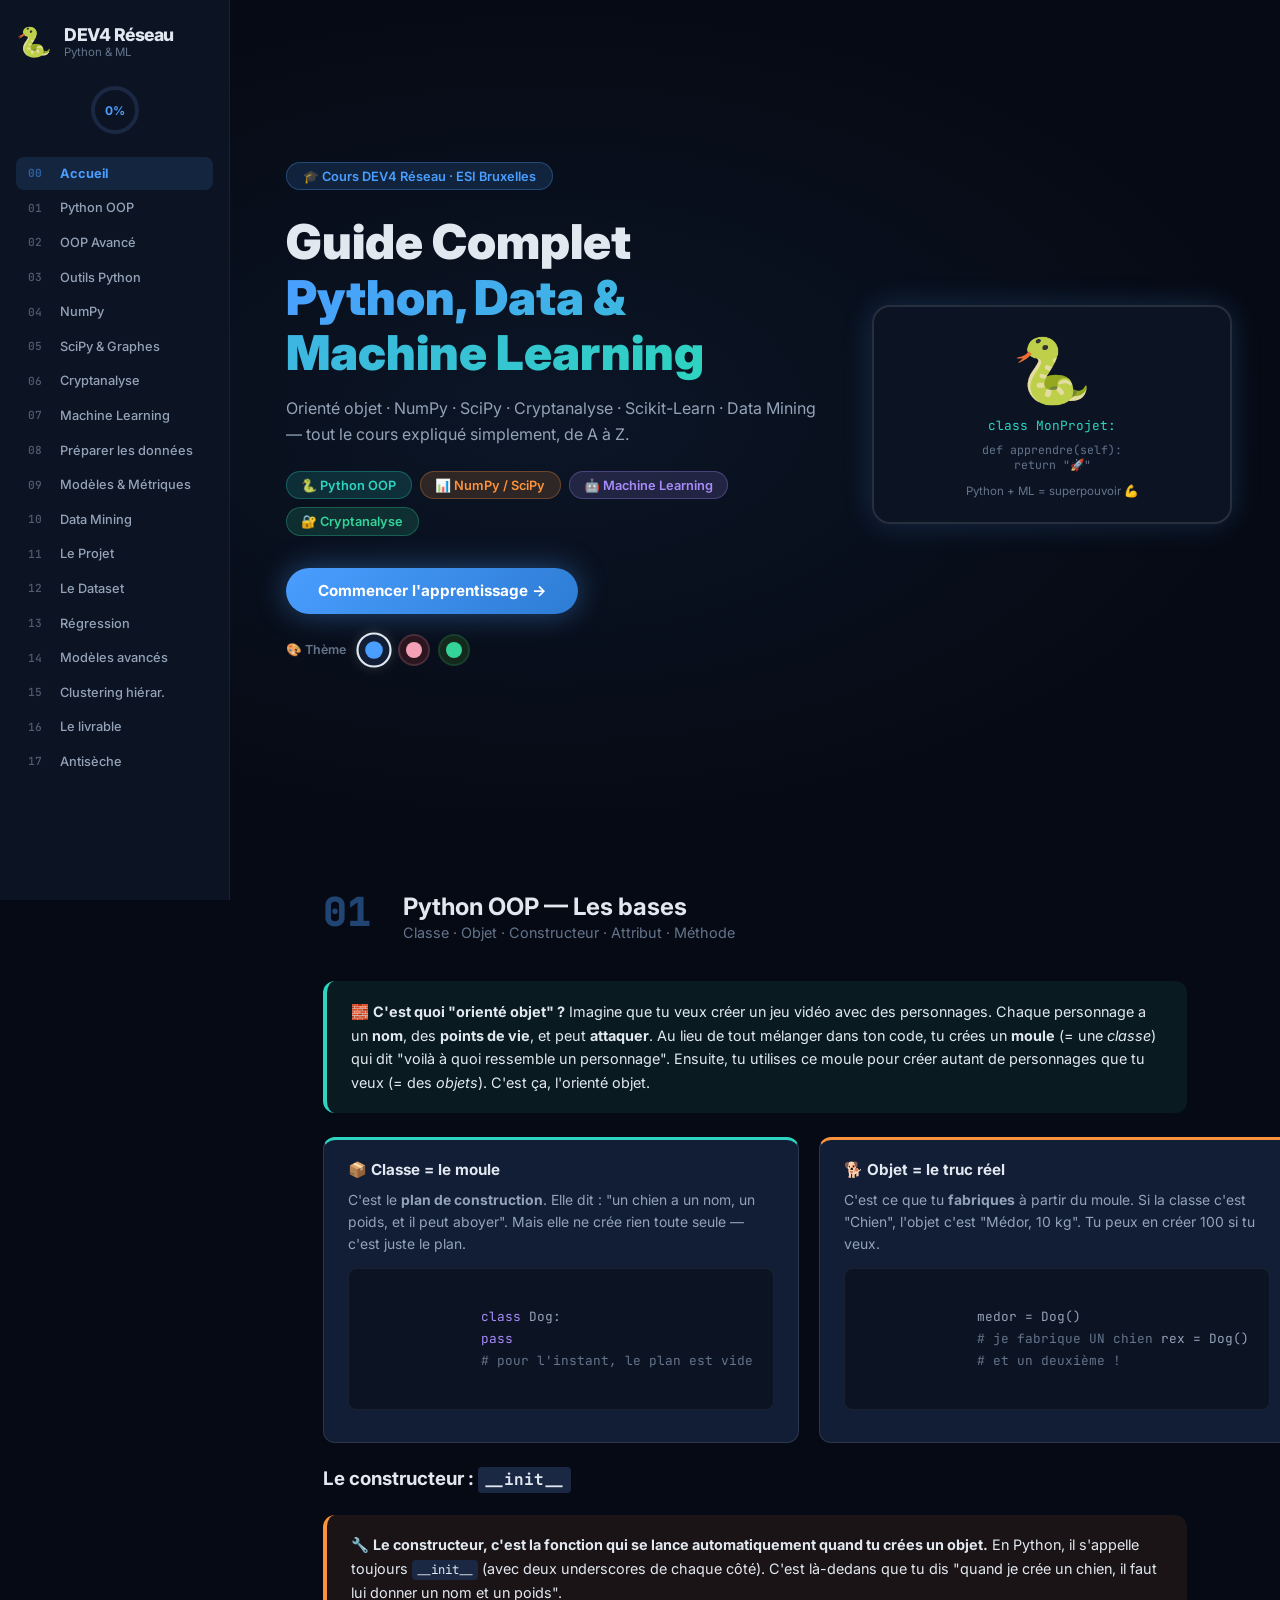
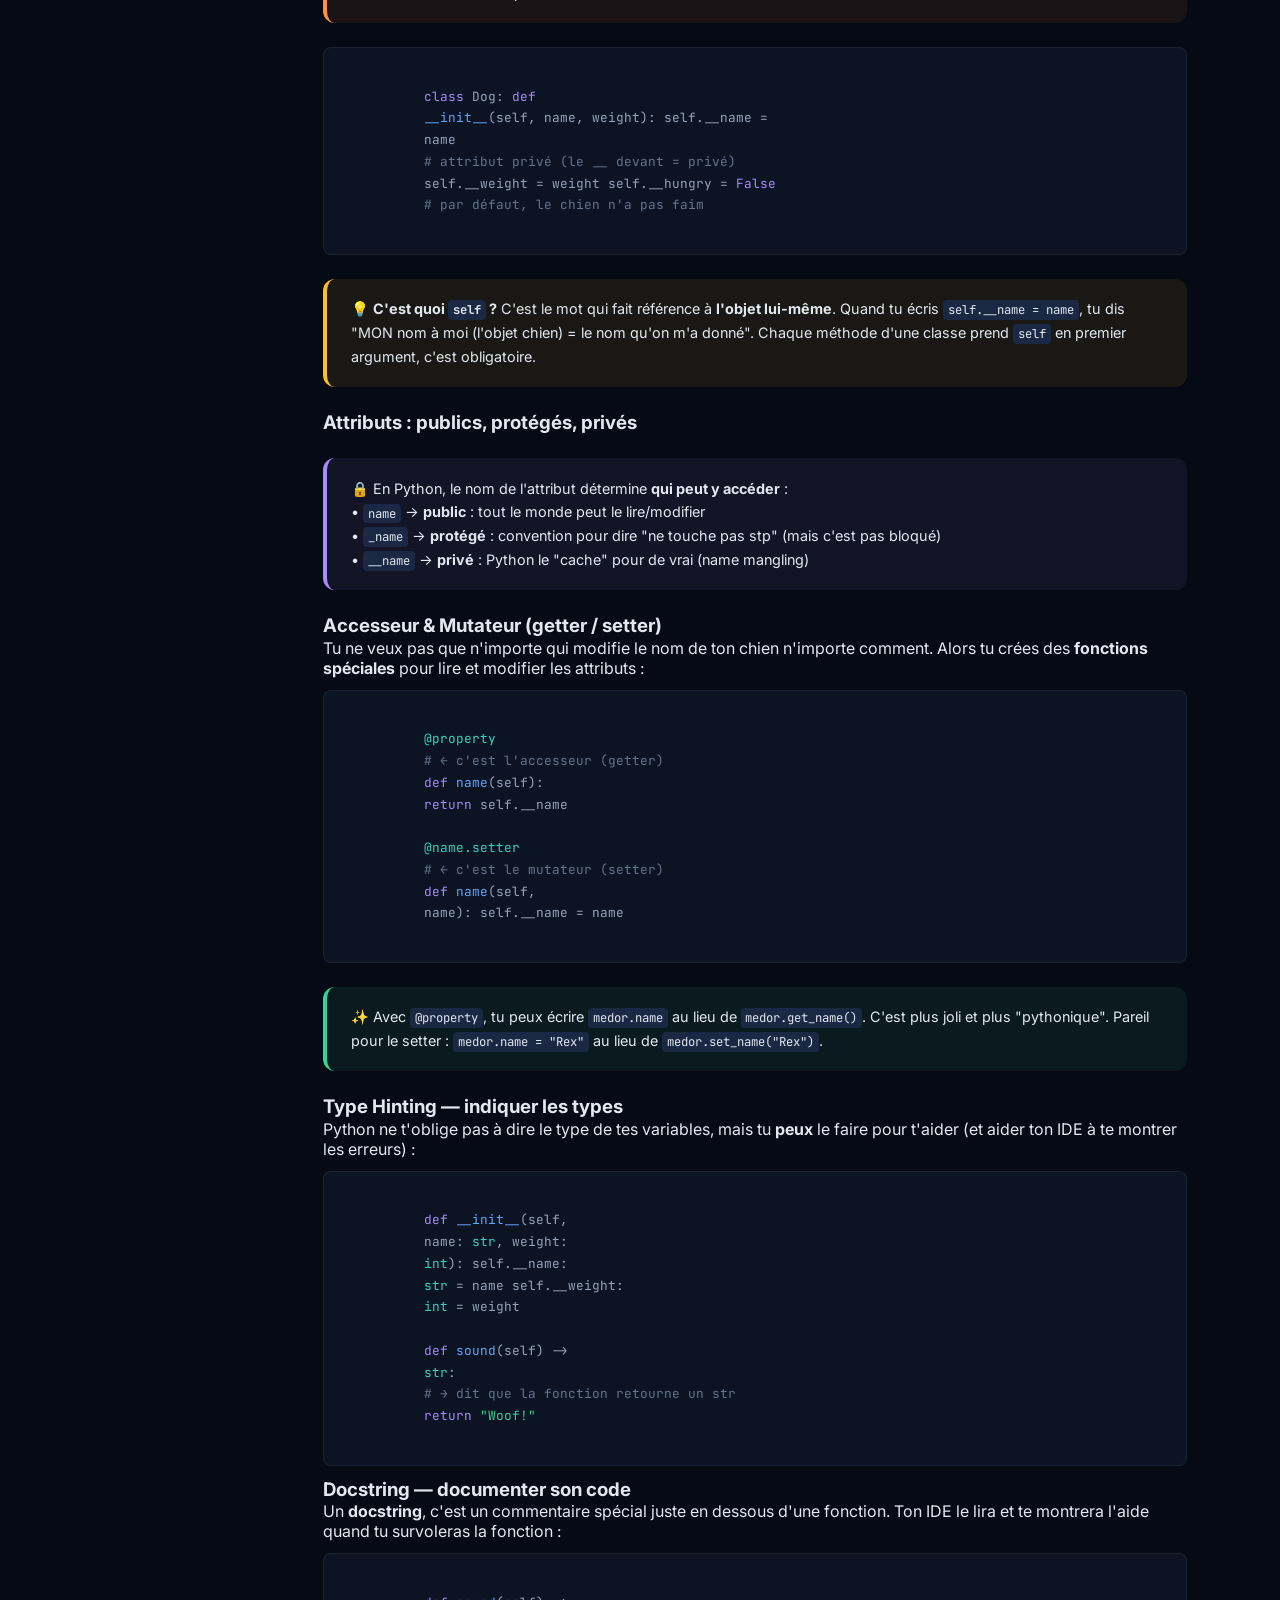
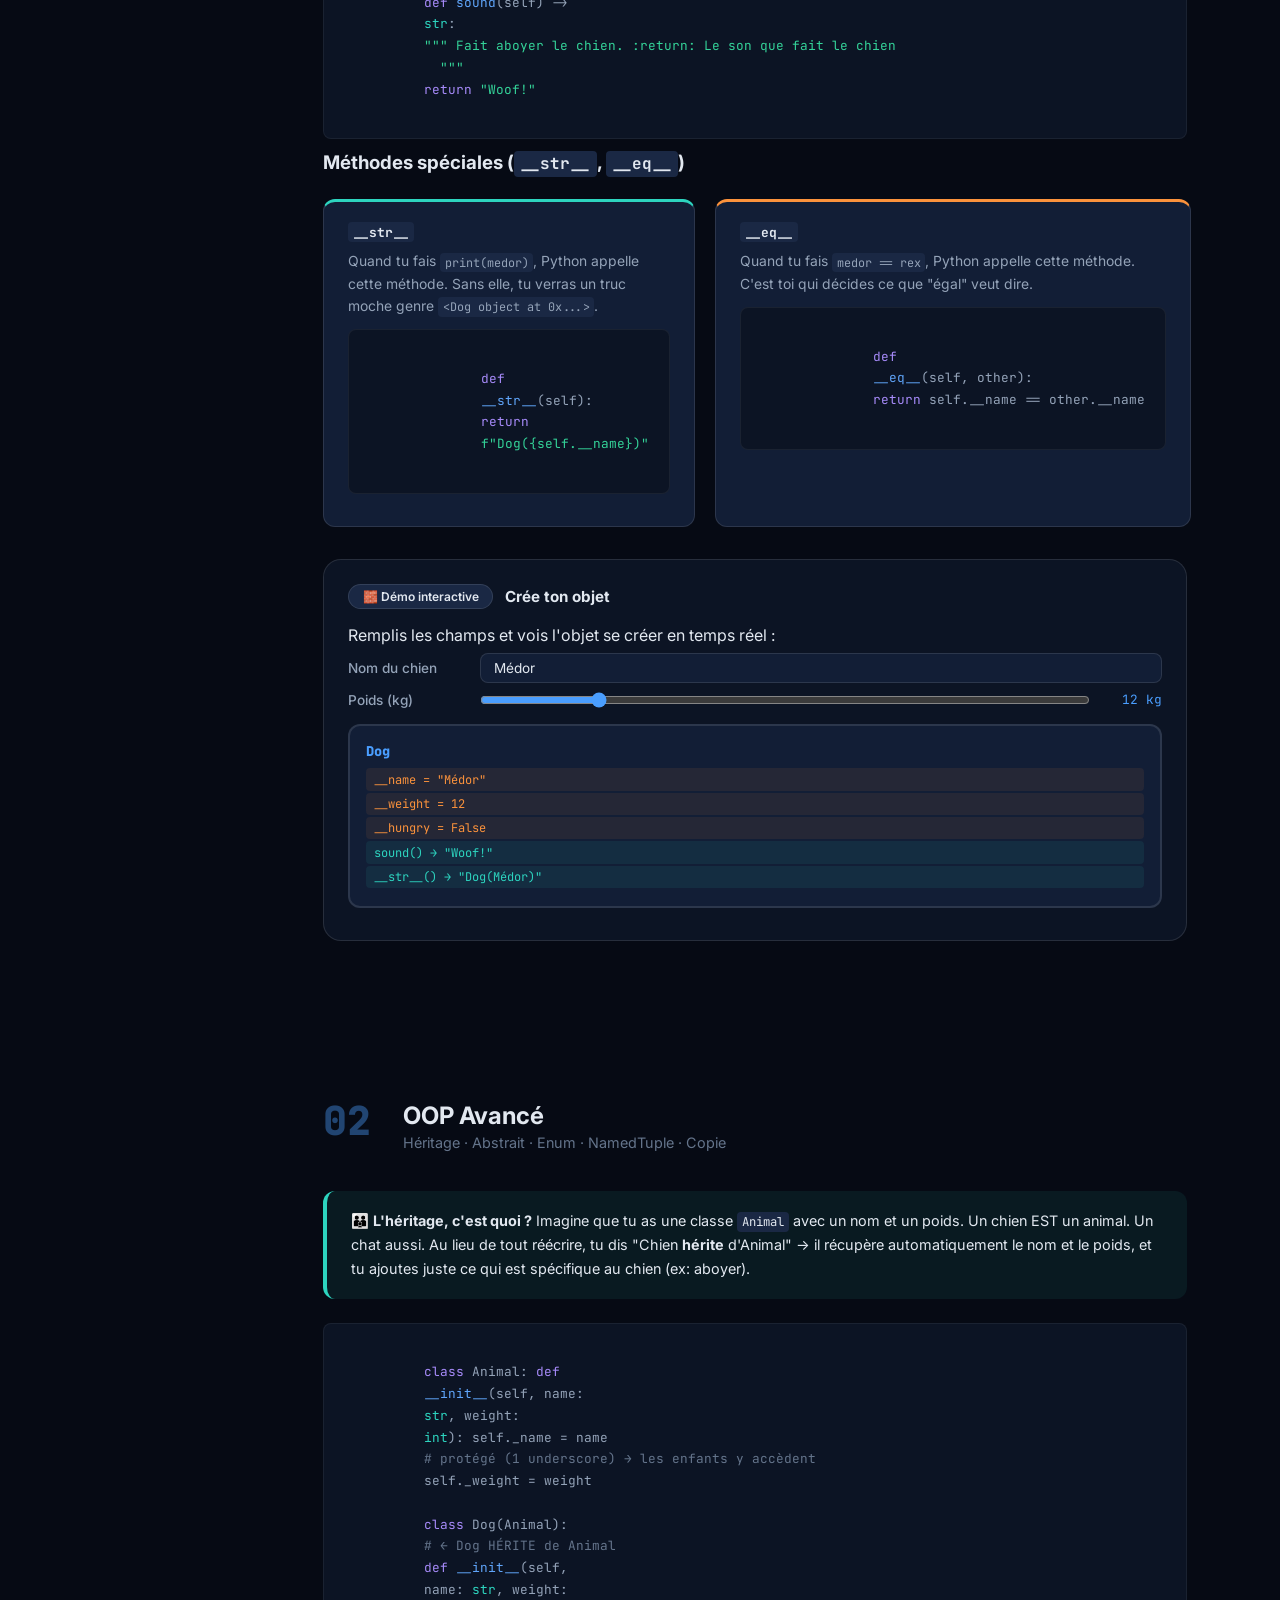
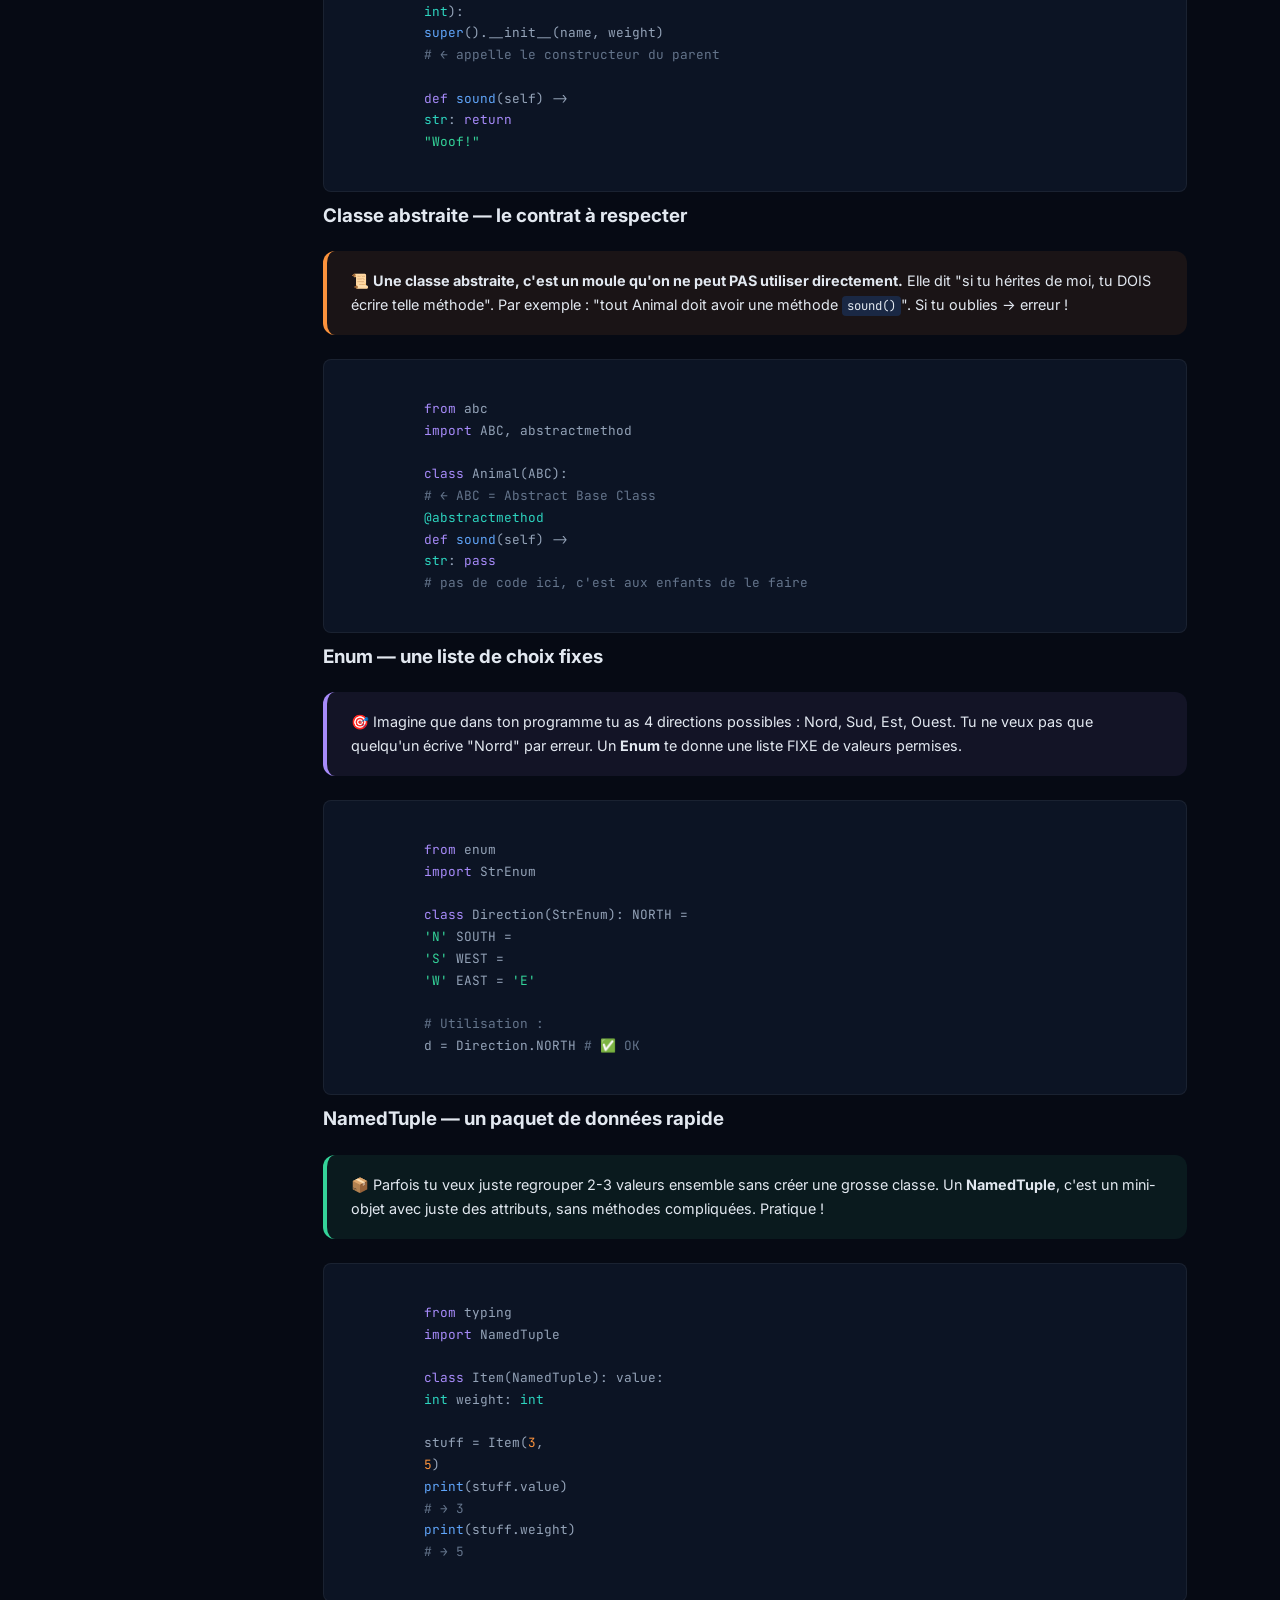
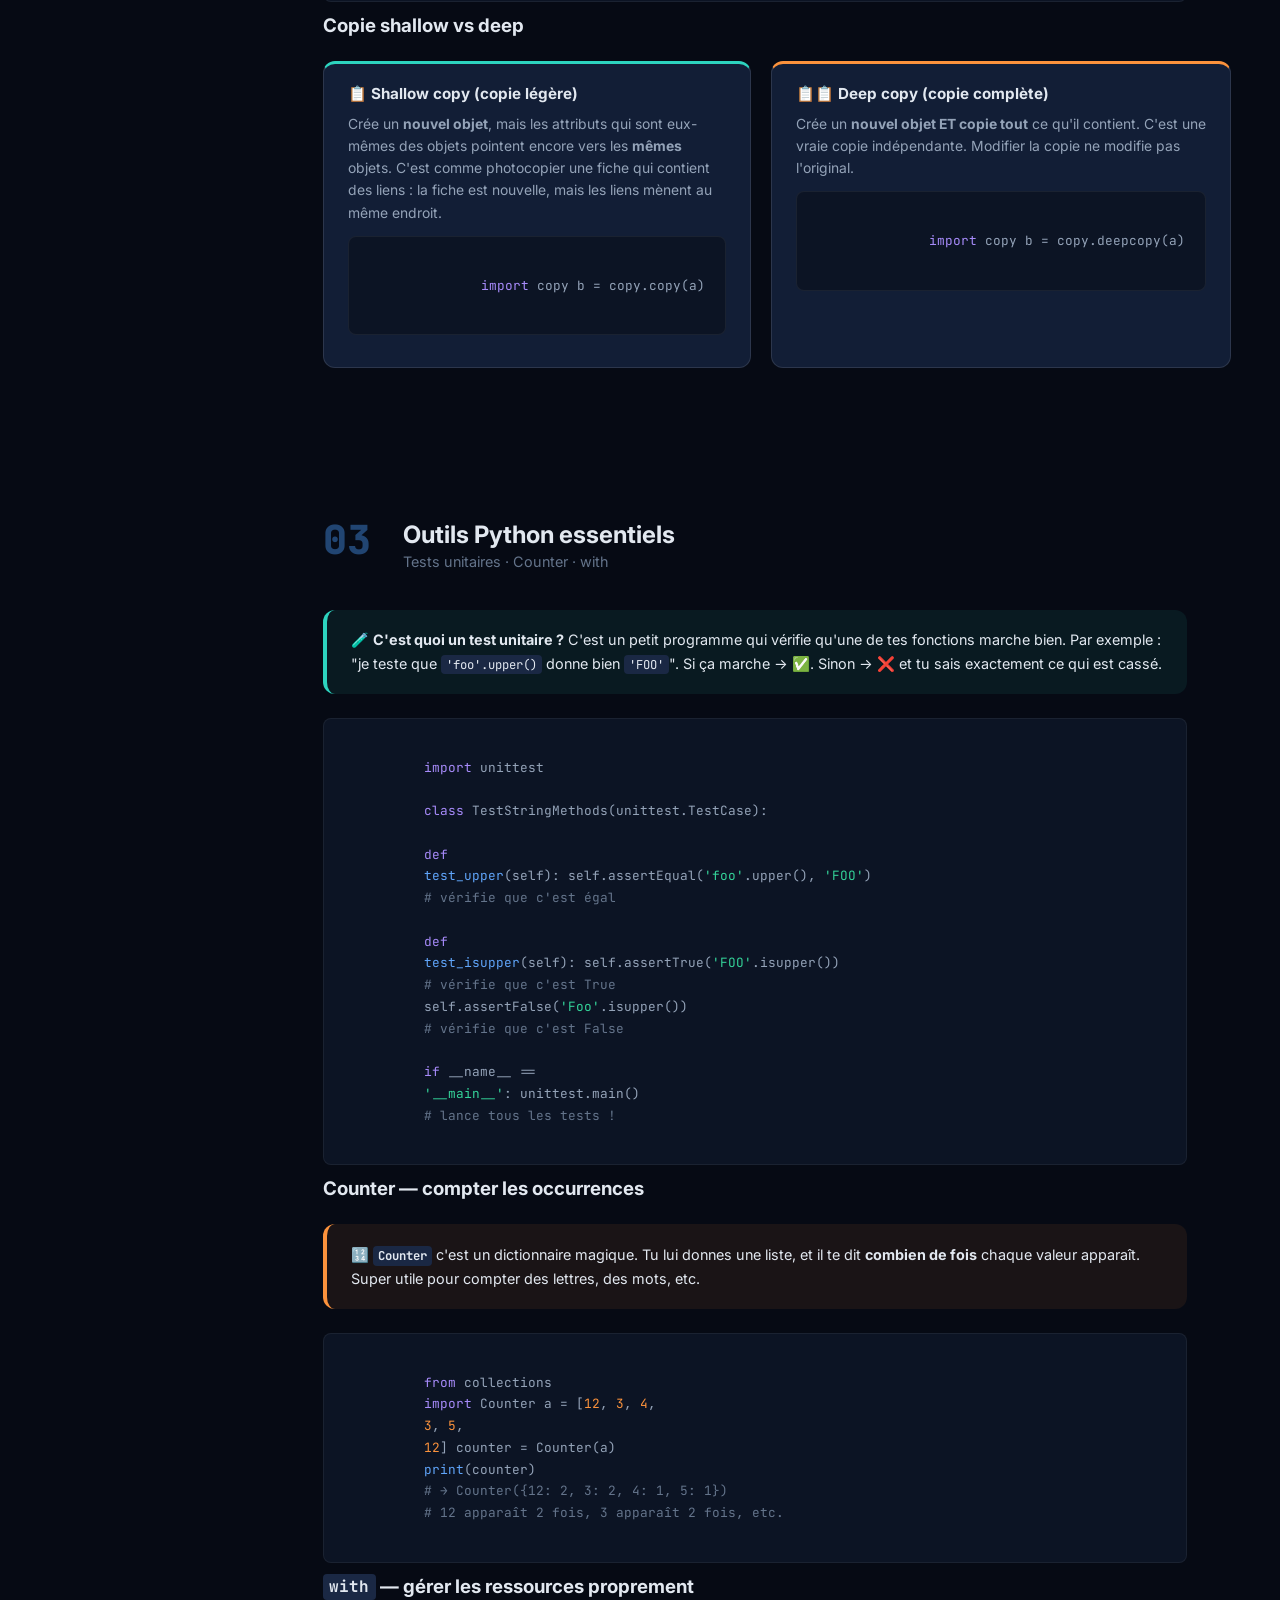
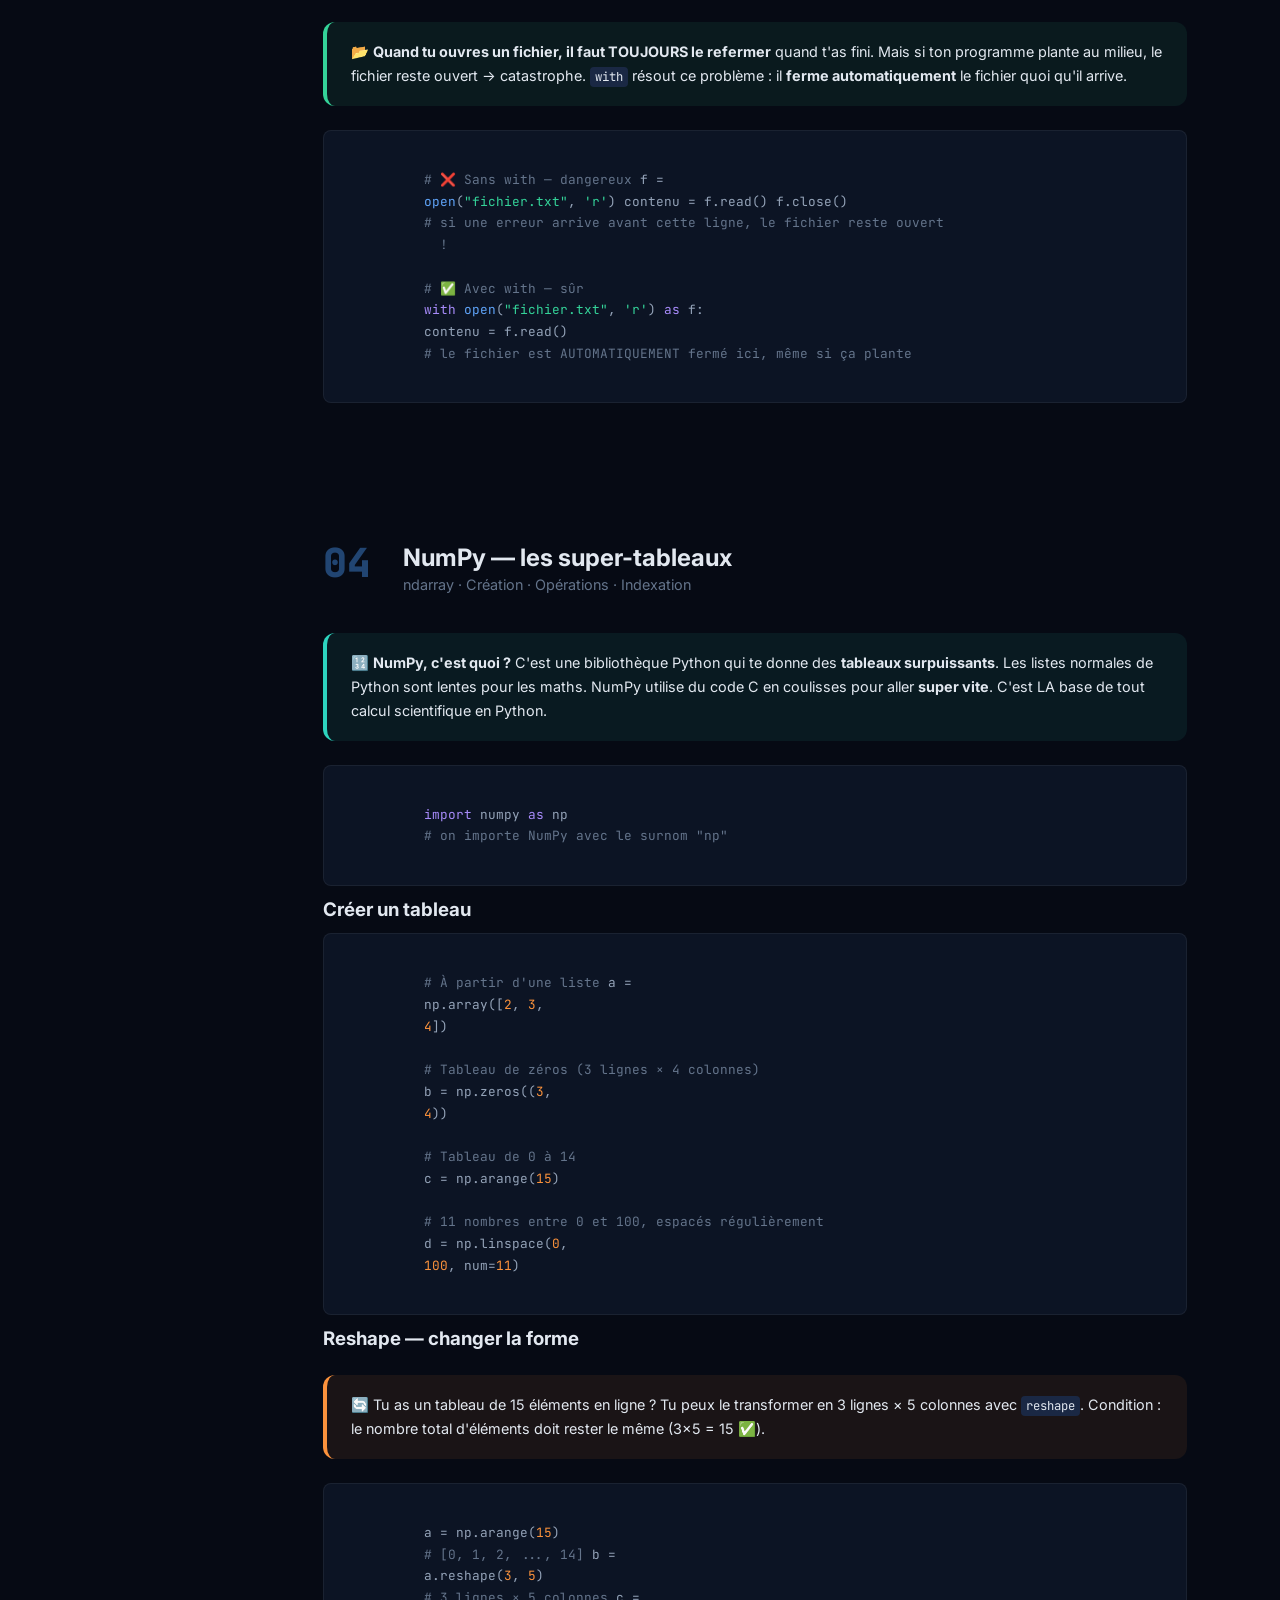
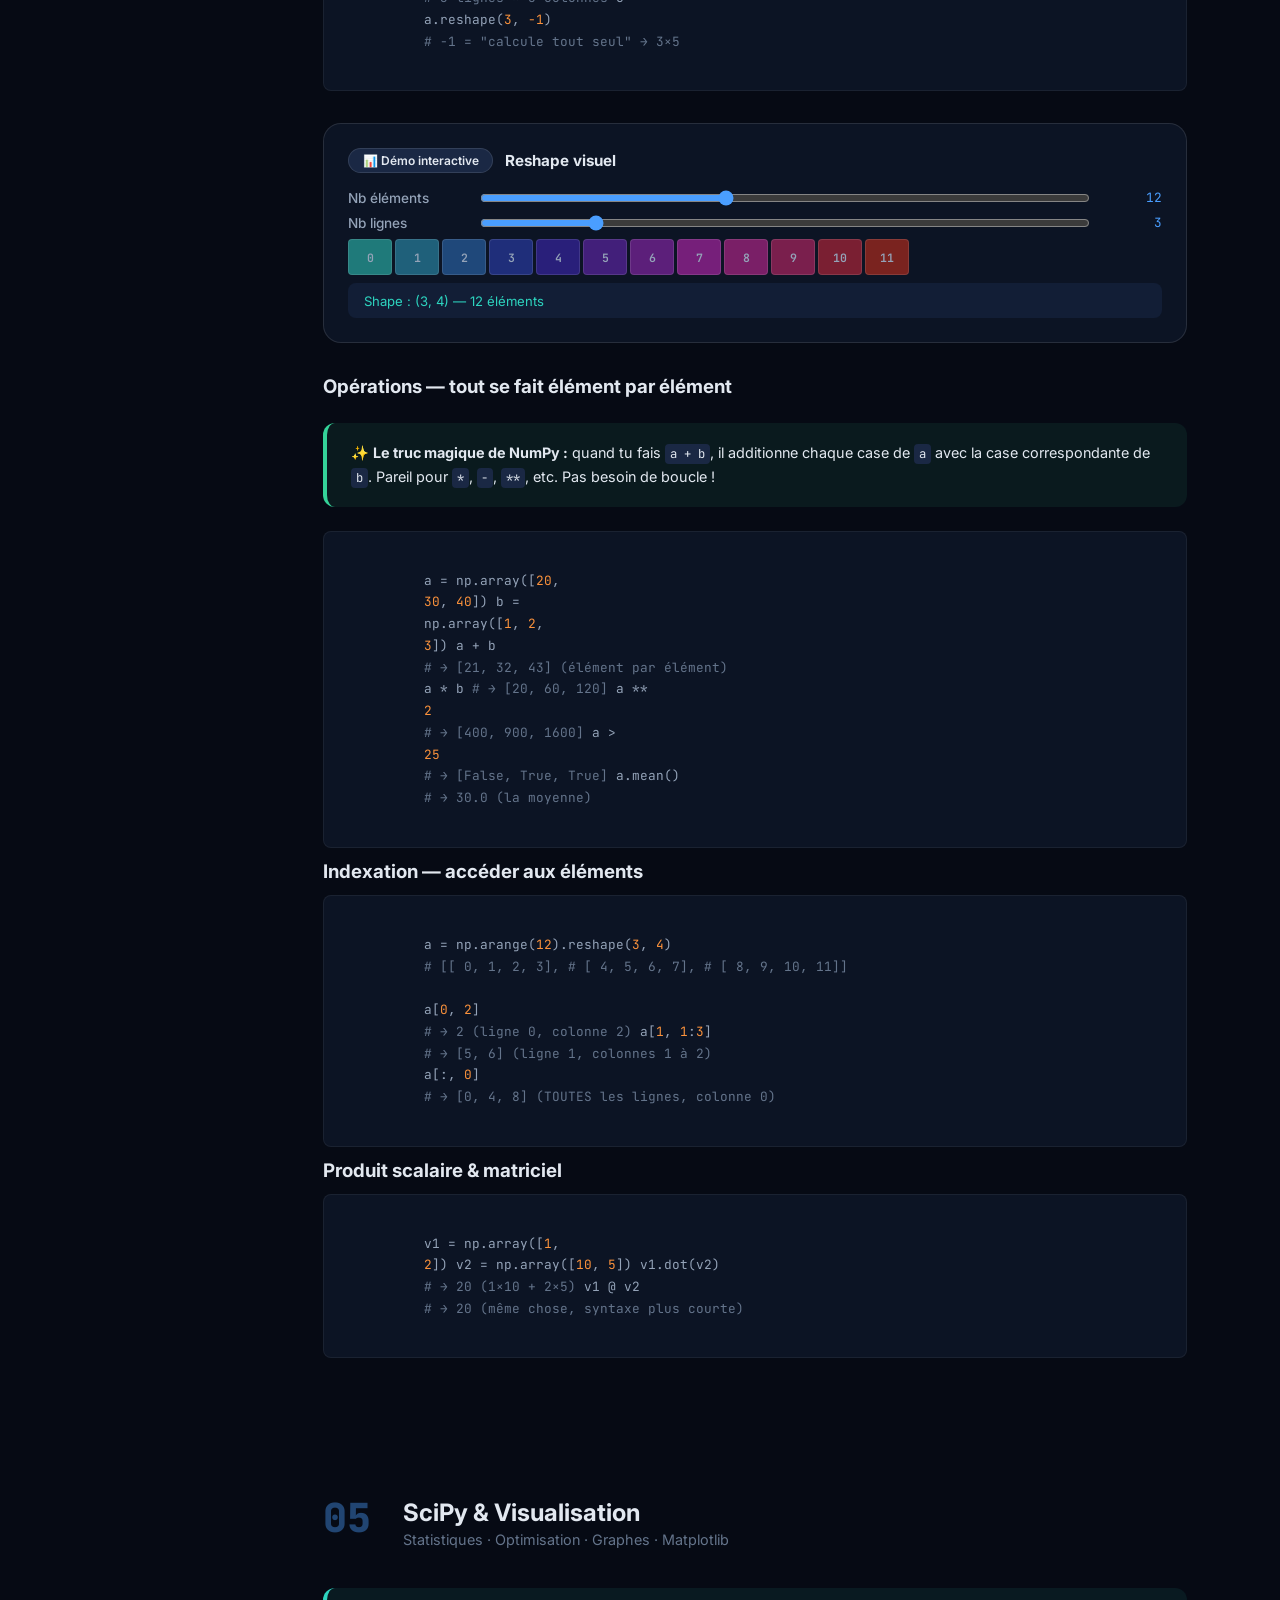
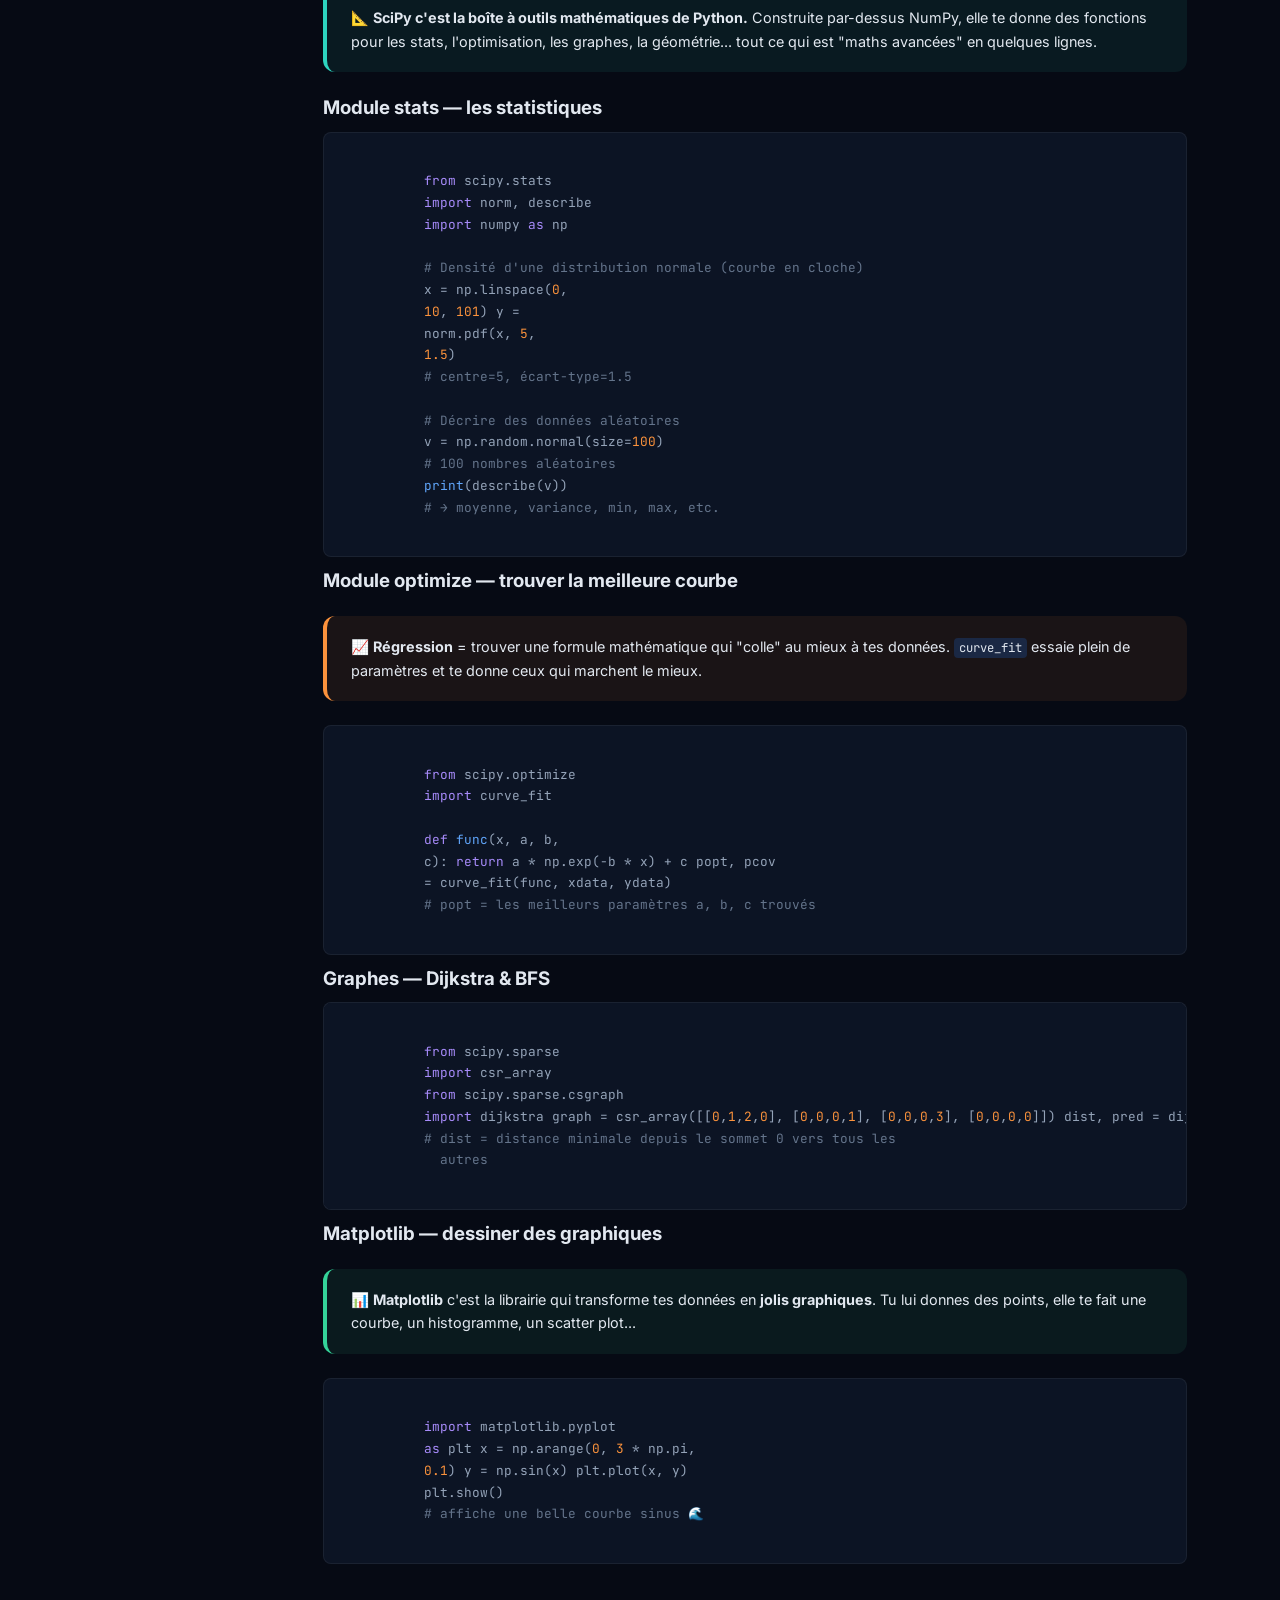
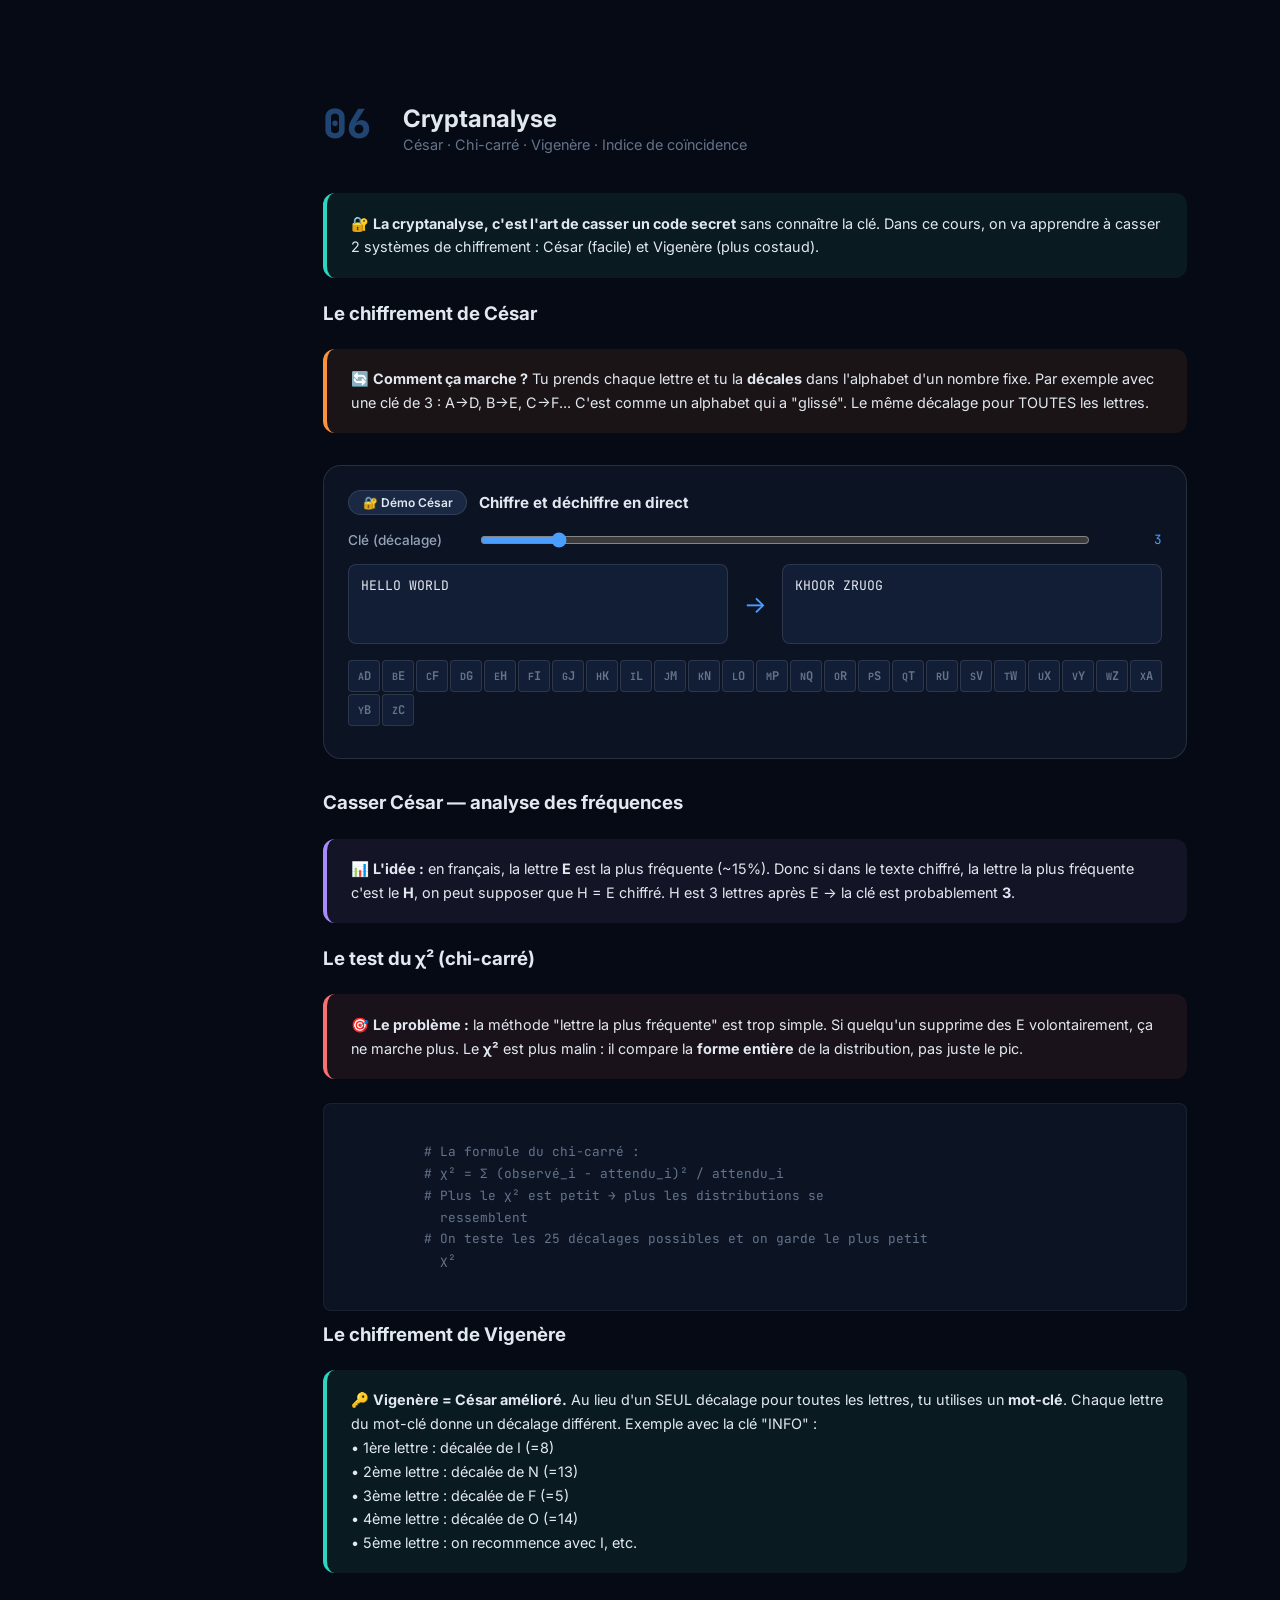
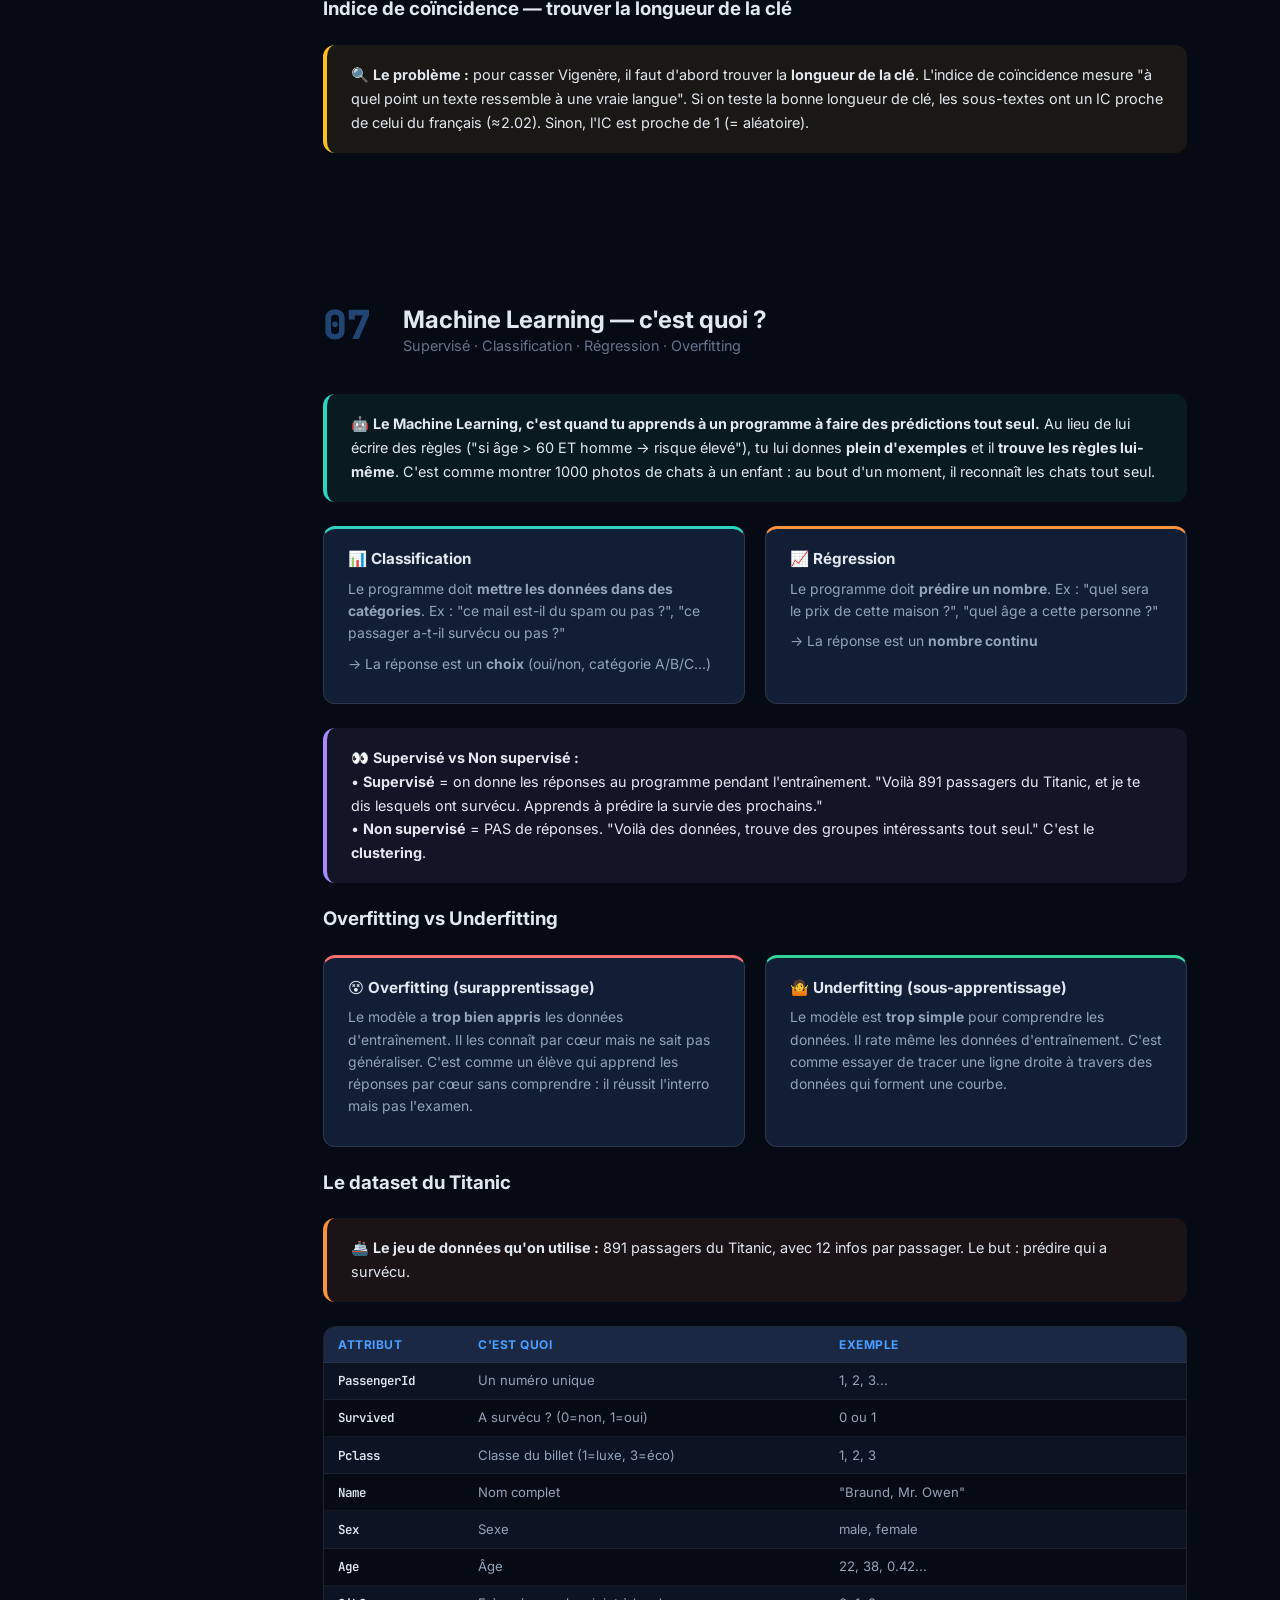
<file: dev4-reseau/web-guide/index.html>
<!doctype html>
<html lang="fr">
  <head>
    <meta charset="UTF-8" />
    <meta name="viewport" content="width=device-width, initial-scale=1.0" />
    <title>DEV4 Réseau — Guide Interactif Python &amp; ML</title>
    <link rel="preconnect" href="https://fonts.googleapis.com" />
    <link rel="preconnect" href="https://fonts.gstatic.com" crossorigin />
    <link
      href="https://fonts.googleapis.com/css2?family=Inter:wght@400;500;600;700;800&family=JetBrains+Mono:wght@400;600&display=swap"
      rel="stylesheet"
    />
    <link rel="stylesheet" href="style.css" />
  </head>
  <body>
    <!-- ═══════════════════════════════════════ SIDEBAR ═══ -->
    <nav class="sidebar" id="sidebar">
      <div class="sidebar-brand">
        <span class="brand-emoji">🐍</span>
        <div>
          <div class="brand-title">DEV4 Réseau</div>
          <div class="brand-sub">Python &amp; ML</div>
        </div>
      </div>

      <div class="progress-wrap">
        <svg width="54" height="54" viewBox="0 0 54 54">
          <circle class="prog-bg" cx="27" cy="27" r="22" />
          <circle class="prog-fill" cx="27" cy="27" r="22" id="prog-circle" />
        </svg>
        <span class="prog-label" id="prog-pct">0%</span>
      </div>

      <ul class="nav-list">
        <li>
          <a href="#s0" class="nav-link" data-s="s0"
            ><span class="nn">00</span>Accueil</a
          >
        </li>
        <li>
          <a href="#s1" class="nav-link" data-s="s1"
            ><span class="nn">01</span>Python OOP</a
          >
        </li>
        <li>
          <a href="#s2" class="nav-link" data-s="s2"
            ><span class="nn">02</span>OOP Avancé</a
          >
        </li>
        <li>
          <a href="#s3" class="nav-link" data-s="s3"
            ><span class="nn">03</span>Outils Python</a
          >
        </li>
        <li>
          <a href="#s4" class="nav-link" data-s="s4"
            ><span class="nn">04</span>NumPy</a
          >
        </li>
        <li>
          <a href="#s5" class="nav-link" data-s="s5"
            ><span class="nn">05</span>SciPy &amp; Graphes</a
          >
        </li>
        <li>
          <a href="#s6" class="nav-link" data-s="s6"
            ><span class="nn">06</span>Cryptanalyse</a
          >
        </li>
        <li>
          <a href="#s7" class="nav-link" data-s="s7"
            ><span class="nn">07</span>Machine Learning</a
          >
        </li>
        <li>
          <a href="#s8" class="nav-link" data-s="s8"
            ><span class="nn">08</span>Préparer les données</a
          >
        </li>
        <li>
          <a href="#s9" class="nav-link" data-s="s9"
            ><span class="nn">09</span>Modèles &amp; Métriques</a
          >
        </li>
        <li>
          <a href="#s10" class="nav-link" data-s="s10"
            ><span class="nn">10</span>Data Mining</a
          >
        </li>
        <li>
          <a href="#s11" class="nav-link" data-s="s11"
            ><span class="nn">11</span>Le Projet</a
          >
        </li>
        <li>
          <a href="#s12" class="nav-link" data-s="s12"
            ><span class="nn">12</span>Le Dataset</a
          >
        </li>
        <li>
          <a href="#s13" class="nav-link" data-s="s13"
            ><span class="nn">13</span>Régression</a
          >
        </li>
        <li>
          <a href="#s14" class="nav-link" data-s="s14"
            ><span class="nn">14</span>Modèles avancés</a
          >
        </li>
        <li>
          <a href="#s15" class="nav-link" data-s="s15"
            ><span class="nn">15</span>Clustering hiérar.</a
          >
        </li>
        <li>
          <a href="#s16" class="nav-link" data-s="s16"
            ><span class="nn">16</span>Le livrable</a
          >
        </li>
        <li>
          <a href="#s17" class="nav-link" data-s="s17"
            ><span class="nn">17</span>Antisèche</a
          >
        </li>
      </ul>

      <button class="menu-toggle" id="menu-toggle">☰</button>
    </nav>

    <!-- ═══════════════════════════════════════ MAIN ══════ -->
    <main class="main" id="main">
      <!-- ── 00 · HERO ─────────────────────────────────── -->
      <section id="s0" class="section hero-section reveal">
        <div class="hero-left">
          <div class="hero-badge">🎓 Cours DEV4 Réseau · ESI Bruxelles</div>
          <h1 class="hero-title">
            Guide Complet<br /><span class="gradient-text"
              >Python, Data &amp; Machine Learning</span
            >
          </h1>
          <p class="hero-sub">
            Orienté objet · NumPy · SciPy · Cryptanalyse · Scikit-Learn · Data
            Mining — tout le cours expliqué simplement, de A à Z.
          </p>
          <div class="hero-pills">
            <span class="pill teal">🐍 Python OOP</span>
            <span class="pill orange">📊 NumPy / SciPy</span>
            <span class="pill purple">🤖 Machine Learning</span>
            <span class="pill green">🔐 Cryptanalyse</span>
          </div>
          <a href="#s1" class="cta-btn">Commencer l'apprentissage →</a>

          <div class="theme-switcher">
            <span class="theme-label">🎨 Thème</span>
            <button
              class="theme-btn active"
              data-theme="default"
              title="Bleu profond (défaut)"
            >
              <span class="theme-dot" style="background: #4a9eff"></span>
            </button>
            <button class="theme-btn" data-theme="rose" title="Rose pastel">
              <span class="theme-dot" style="background: #f4a0b5"></span>
            </button>
            <button class="theme-btn" data-theme="green" title="Vert nature">
              <span class="theme-dot" style="background: #34d399"></span>
            </button>
          </div>
        </div>
        <div class="hero-right">
          <div class="hero-visual-box">
            <span class="hv-emoji">🐍</span>
            <div
              style="
                font-family: var(--mono);
                font-size: 0.8rem;
                color: var(--teal);
                margin: 0.5rem 0;
              "
            >
              class MonProjet:
            </div>
            <div
              style="
                font-family: var(--mono);
                font-size: 0.72rem;
                color: var(--text-d);
              "
            >
              def apprendre(self):<br />
              return "🚀"
            </div>
            <div class="hv-label" style="margin-top: 0.75rem">
              Python + ML = superpouvoir 💪
            </div>
          </div>
        </div>
      </section>

      <!-- ══════════════════════════════════════════════════════
     01 · PYTHON OOP — Les bases de l'orienté objet
══════════════════════════════════════════════════════ -->
      <section id="s1" class="section reveal">
        <div class="sec-header">
          <span class="sec-num">01</span>
          <div>
            <h2>Python OOP — Les bases</h2>
            <p class="sec-sub">
              Classe · Objet · Constructeur · Attribut · Méthode
            </p>
          </div>
        </div>

        <div class="callout callout-teal">
          🧱 <strong>C'est quoi "orienté objet" ?</strong> Imagine que tu veux
          créer un jeu vidéo avec des personnages. Chaque personnage a un
          <strong>nom</strong>, des <strong>points de vie</strong>, et peut
          <strong>attaquer</strong>. Au lieu de tout mélanger dans ton code, tu
          crées un <strong>moule</strong> (= une <em>classe</em>) qui dit "voilà
          à quoi ressemble un personnage". Ensuite, tu utilises ce moule pour
          créer autant de personnages que tu veux (= des <em>objets</em>). C'est
          ça, l'orienté objet.
        </div>

        <div class="two-col">
          <div class="info-card teal-card">
            <h4>📦 Classe = le moule</h4>
            <p>
              C'est le <strong>plan de construction</strong>. Elle dit : "un
              chien a un nom, un poids, et il peut aboyer". Mais elle ne crée
              rien toute seule — c'est juste le plan.
            </p>
            <div class="code-block">
              <span class="c-kw">class</span> Dog:
              <span class="c-kw">pass</span>
              <span class="c-comment"># pour l'instant, le plan est vide</span>
            </div>
          </div>
          <div class="info-card orange-card">
            <h4>🐕 Objet = le truc réel</h4>
            <p>
              C'est ce que tu <strong>fabriques</strong> à partir du moule. Si
              la classe c'est "Chien", l'objet c'est "Médor, 10 kg". Tu peux en
              créer 100 si tu veux.
            </p>
            <div class="code-block">
              medor = Dog()
              <span class="c-comment"># je fabrique UN chien</span> rex = Dog()
              <span class="c-comment"># et un deuxième !</span>
            </div>
          </div>
        </div>

        <h3>Le constructeur : <code>__init__</code></h3>
        <div class="callout callout-orange">
          🔧
          <strong
            >Le constructeur, c'est la fonction qui se lance automatiquement
            quand tu crées un objet.</strong
          >
          En Python, il s'appelle toujours <code>__init__</code> (avec deux
          underscores de chaque côté). C'est là-dedans que tu dis "quand je crée
          un chien, il faut lui donner un nom et un poids".
        </div>

        <div class="code-block">
          <span class="c-kw">class</span> Dog: <span class="c-kw">def</span>
          <span class="c-fn">__init__</span>(self, name, weight): self.__name =
          name
          <span class="c-comment"># attribut privé (le __ devant = privé)</span>
          self.__weight = weight self.__hungry = <span class="c-kw">False</span>
          <span class="c-comment"># par défaut, le chien n'a pas faim</span>
        </div>

        <div class="callout callout-amber">
          💡 <strong>C'est quoi <code>self</code> ?</strong> C'est le mot qui
          fait référence à <strong>l'objet lui-même</strong>. Quand tu écris
          <code>self.__name = name</code>, tu dis "MON nom à moi (l'objet chien)
          = le nom qu'on m'a donné". Chaque méthode d'une classe prend
          <code>self</code> en premier argument, c'est obligatoire.
        </div>

        <h3>Attributs : publics, protégés, privés</h3>
        <div class="callout callout-purple">
          🔒 En Python, le nom de l'attribut détermine
          <strong>qui peut y accéder</strong> : <br />• <code>name</code> →
          <strong>public</strong> : tout le monde peut le lire/modifier <br />•
          <code>_name</code> → <strong>protégé</strong> : convention pour dire
          "ne touche pas stp" (mais c'est pas bloqué) <br />•
          <code>__name</code> → <strong>privé</strong> : Python le "cache" pour
          de vrai (name mangling)
        </div>

        <h3>Accesseur &amp; Mutateur (getter / setter)</h3>
        <p>
          Tu ne veux pas que n'importe qui modifie le nom de ton chien n'importe
          comment. Alors tu crées des <strong>fonctions spéciales</strong> pour
          lire et modifier les attributs :
        </p>

        <div class="code-block">
          <span class="c-dec">@property</span>
          <span class="c-comment"># ← c'est l'accesseur (getter)</span>
          <span class="c-kw">def</span> <span class="c-fn">name</span>(self):
          <span class="c-kw">return</span> self.__name

          <span class="c-dec">@name.setter</span>
          <span class="c-comment"># ← c'est le mutateur (setter)</span>
          <span class="c-kw">def</span> <span class="c-fn">name</span>(self,
          name): self.__name = name
        </div>

        <div class="callout callout-green">
          ✨ Avec <code>@property</code>, tu peux écrire
          <code>medor.name</code> au lieu de <code>medor.get_name()</code>.
          C'est plus joli et plus "pythonique". Pareil pour le setter :
          <code>medor.name = "Rex"</code> au lieu de
          <code>medor.set_name("Rex")</code>.
        </div>

        <h3>Type Hinting — indiquer les types</h3>
        <p>
          Python ne t'oblige pas à dire le type de tes variables, mais tu
          <strong>peux</strong> le faire pour t'aider (et aider ton IDE à te
          montrer les erreurs) :
        </p>
        <div class="code-block">
          <span class="c-kw">def</span> <span class="c-fn">__init__</span>(self,
          name: <span class="c-dec">str</span>, weight:
          <span class="c-dec">int</span>): self.__name:
          <span class="c-dec">str</span> = name self.__weight:
          <span class="c-dec">int</span> = weight

          <span class="c-kw">def</span> <span class="c-fn">sound</span>(self) ->
          <span class="c-dec">str</span>:
          <span class="c-comment"># → dit que la fonction retourne un str</span>
          <span class="c-kw">return</span> <span class="c-str">"Woof!"</span>
        </div>

        <h3>Docstring — documenter son code</h3>
        <p>
          Un <strong>docstring</strong>, c'est un commentaire spécial juste en
          dessous d'une fonction. Ton IDE le lira et te montrera l'aide quand tu
          survoleras la fonction :
        </p>
        <div class="code-block">
          <span class="c-kw">def</span> <span class="c-fn">sound</span>(self) ->
          <span class="c-dec">str</span>:
          <span class="c-str"
            >""" Fait aboyer le chien. :return: Le son que fait le chien
            """</span
          >
          <span class="c-kw">return</span> <span class="c-str">"Woof!"</span>
        </div>

        <h3>Méthodes spéciales (<code>__str__</code>, <code>__eq__</code>)</h3>
        <div class="two-col">
          <div class="info-card teal-card">
            <h4><code>__str__</code></h4>
            <p>
              Quand tu fais <code>print(medor)</code>, Python appelle cette
              méthode. Sans elle, tu verras un truc moche genre
              <code>&lt;Dog object at 0x...&gt;</code>.
            </p>
            <div class="code-block">
              <span class="c-kw">def</span>
              <span class="c-fn">__str__</span>(self):
              <span class="c-kw">return</span>
              <span class="c-str">f"Dog({self.__name})"</span>
            </div>
          </div>
          <div class="info-card orange-card">
            <h4><code>__eq__</code></h4>
            <p>
              Quand tu fais <code>medor == rex</code>, Python appelle cette
              méthode. C'est toi qui décides ce que "égal" veut dire.
            </p>
            <div class="code-block">
              <span class="c-kw">def</span>
              <span class="c-fn">__eq__</span>(self, other):
              <span class="c-kw">return</span> self.__name == other.__name
            </div>
          </div>
        </div>

        <!-- OOP DEMO -->
        <div class="demo-box">
          <div class="demo-title">
            <span class="demo-badge">🧱 Démo interactive</span> Crée ton objet
          </div>
          <p>Remplis les champs et vois l'objet se créer en temps réel :</p>
          <div class="slider-row">
            <label>Nom du chien</label>
            <input
              type="text"
              id="oop-name"
              value="Médor"
              style="
                flex: 1;
                padding: 0.4rem 0.8rem;
                border-radius: var(--rad-sm);
                border: 1px solid var(--border2);
                background: var(--surf2);
                color: var(--text);
                font-family: var(--font);
                font-size: 0.85rem;
              "
            />
          </div>
          <div class="slider-row">
            <label>Poids (kg)</label>
            <input type="range" id="oop-weight" min="1" max="60" value="12" />
            <span id="oop-weight-val">12 kg</span>
          </div>
          <div id="oop-result" class="oop-class-box" style="margin-top: 1rem">
            <div class="oop-class-title">Dog</div>
            <span class="oop-attr">__name = "Médor"</span>
            <span class="oop-attr">__weight = 12</span>
            <span class="oop-attr">__hungry = False</span>
            <span class="oop-method">sound() → "Woof!"</span>
            <span class="oop-method">__str__() → "Dog(Médor)"</span>
          </div>
        </div>
      </section>

      <!-- ══════════════════════════════════════════════════════
     02 · OOP AVANCÉ
══════════════════════════════════════════════════════ -->
      <section id="s2" class="section reveal">
        <div class="sec-header">
          <span class="sec-num">02</span>
          <div>
            <h2>OOP Avancé</h2>
            <p class="sec-sub">
              Héritage · Abstrait · Enum · NamedTuple · Copie
            </p>
          </div>
        </div>

        <div class="callout callout-teal">
          👪 <strong>L'héritage, c'est quoi ?</strong> Imagine que tu as une
          classe <code>Animal</code> avec un nom et un poids. Un chien EST un
          animal. Un chat aussi. Au lieu de tout réécrire, tu dis "Chien
          <strong>hérite</strong> d'Animal" → il récupère automatiquement le nom
          et le poids, et tu ajoutes juste ce qui est spécifique au chien (ex:
          aboyer).
        </div>

        <div class="code-block">
          <span class="c-kw">class</span> Animal: <span class="c-kw">def</span>
          <span class="c-fn">__init__</span>(self, name:
          <span class="c-dec">str</span>, weight:
          <span class="c-dec">int</span>): self._name = name
          <span class="c-comment"
            ># protégé (1 underscore) → les enfants y accèdent</span
          >
          self._weight = weight

          <span class="c-kw">class</span> Dog(Animal):
          <span class="c-comment"># ← Dog HÉRITE de Animal</span>
          <span class="c-kw">def</span> <span class="c-fn">__init__</span>(self,
          name: <span class="c-dec">str</span>, weight:
          <span class="c-dec">int</span>):
          <span class="c-fn">super</span>().__init__(name, weight)
          <span class="c-comment"># ← appelle le constructeur du parent</span>

          <span class="c-kw">def</span> <span class="c-fn">sound</span>(self) ->
          <span class="c-dec">str</span>: <span class="c-kw">return</span>
          <span class="c-str">"Woof!"</span>
        </div>

        <h3>Classe abstraite — le contrat à respecter</h3>
        <div class="callout callout-orange">
          📜
          <strong
            >Une classe abstraite, c'est un moule qu'on ne peut PAS utiliser
            directement.</strong
          >
          Elle dit "si tu hérites de moi, tu DOIS écrire telle méthode". Par
          exemple : "tout Animal doit avoir une méthode <code>sound()</code>".
          Si tu oublies → erreur !
        </div>
        <div class="code-block">
          <span class="c-kw">from</span> abc
          <span class="c-kw">import</span> ABC, abstractmethod

          <span class="c-kw">class</span> Animal(ABC):
          <span class="c-comment"># ← ABC = Abstract Base Class</span>
          <span class="c-dec">@abstractmethod</span>
          <span class="c-kw">def</span> <span class="c-fn">sound</span>(self) ->
          <span class="c-dec">str</span>: <span class="c-kw">pass</span>
          <span class="c-comment"
            ># pas de code ici, c'est aux enfants de le faire</span
          >
        </div>

        <h3>Enum — une liste de choix fixes</h3>
        <div class="callout callout-purple">
          🎯 Imagine que dans ton programme tu as 4 directions possibles : Nord,
          Sud, Est, Ouest. Tu ne veux pas que quelqu'un écrive "Norrd" par
          erreur. Un <strong>Enum</strong> te donne une liste FIXE de valeurs
          permises.
        </div>
        <div class="code-block">
          <span class="c-kw">from</span> enum
          <span class="c-kw">import</span> StrEnum

          <span class="c-kw">class</span> Direction(StrEnum): NORTH =
          <span class="c-str">'N'</span> SOUTH =
          <span class="c-str">'S'</span> WEST =
          <span class="c-str">'W'</span> EAST = <span class="c-str">'E'</span>

          <span class="c-comment"># Utilisation :</span>
          d = Direction.NORTH <span class="c-comment"># ✅ OK</span>
        </div>

        <h3>NamedTuple — un paquet de données rapide</h3>
        <div class="callout callout-green">
          📦 Parfois tu veux juste regrouper 2-3 valeurs ensemble sans créer une
          grosse classe. Un <strong>NamedTuple</strong>, c'est un mini-objet
          avec juste des attributs, sans méthodes compliquées. Pratique !
        </div>
        <div class="code-block">
          <span class="c-kw">from</span> typing
          <span class="c-kw">import</span> NamedTuple

          <span class="c-kw">class</span> Item(NamedTuple): value:
          <span class="c-dec">int</span> weight: <span class="c-dec">int</span>

          stuff = Item(<span class="c-num">3</span>,
          <span class="c-num">5</span>)
          <span class="c-fn">print</span>(stuff.value)
          <span class="c-comment"># → 3</span>
          <span class="c-fn">print</span>(stuff.weight)
          <span class="c-comment"># → 5</span>
        </div>

        <h3>Copie shallow vs deep</h3>
        <div class="two-col">
          <div class="info-card teal-card">
            <h4>📋 Shallow copy (copie légère)</h4>
            <p>
              Crée un <strong>nouvel objet</strong>, mais les attributs qui sont
              eux-mêmes des objets pointent encore vers les
              <strong>mêmes</strong> objets. C'est comme photocopier une fiche
              qui contient des liens : la fiche est nouvelle, mais les liens
              mènent au même endroit.
            </p>
            <div class="code-block">
              <span class="c-kw">import</span> copy b = copy.copy(a)
            </div>
          </div>
          <div class="info-card orange-card">
            <h4>📋📋 Deep copy (copie complète)</h4>
            <p>
              Crée un <strong>nouvel objet ET copie tout</strong> ce qu'il
              contient. C'est une vraie copie indépendante. Modifier la copie ne
              modifie pas l'original.
            </p>
            <div class="code-block">
              <span class="c-kw">import</span> copy b = copy.deepcopy(a)
            </div>
          </div>
        </div>
      </section>

      <!-- ══════════════════════════════════════════════════════
     03 · OUTILS PYTHON
══════════════════════════════════════════════════════ -->
      <section id="s3" class="section reveal">
        <div class="sec-header">
          <span class="sec-num">03</span>
          <div>
            <h2>Outils Python essentiels</h2>
            <p class="sec-sub">Tests unitaires · Counter · with</p>
          </div>
        </div>

        <div class="callout callout-teal">
          🧪 <strong>C'est quoi un test unitaire ?</strong> C'est un petit
          programme qui vérifie qu'une de tes fonctions marche bien. Par exemple
          : "je teste que <code>'foo'.upper()</code> donne bien
          <code>'FOO'</code>". Si ça marche → ✅. Sinon → ❌ et tu sais
          exactement ce qui est cassé.
        </div>

        <div class="code-block">
          <span class="c-kw">import</span> unittest

          <span class="c-kw">class</span> TestStringMethods(unittest.TestCase):

          <span class="c-kw">def</span>
          <span class="c-fn">test_upper</span>(self): self.assertEqual(<span
            class="c-str"
            >'foo'</span
          >.upper(), <span class="c-str">'FOO'</span>)
          <span class="c-comment"># vérifie que c'est égal</span>

          <span class="c-kw">def</span>
          <span class="c-fn">test_isupper</span>(self): self.assertTrue(<span
            class="c-str"
            >'FOO'</span
          >.isupper())
          <span class="c-comment"># vérifie que c'est True</span>
          self.assertFalse(<span class="c-str">'Foo'</span>.isupper())
          <span class="c-comment"># vérifie que c'est False</span>

          <span class="c-kw">if</span> __name__ ==
          <span class="c-str">'__main__'</span>: unittest.main()
          <span class="c-comment"># lance tous les tests !</span>
        </div>

        <h3>Counter — compter les occurrences</h3>
        <div class="callout callout-orange">
          🔢 <strong><code>Counter</code></strong> c'est un dictionnaire
          magique. Tu lui donnes une liste, et il te dit
          <strong>combien de fois</strong> chaque valeur apparaît. Super utile
          pour compter des lettres, des mots, etc.
        </div>
        <div class="code-block">
          <span class="c-kw">from</span> collections
          <span class="c-kw">import</span> Counter a = [<span class="c-num"
            >12</span
          >, <span class="c-num">3</span>, <span class="c-num">4</span>,
          <span class="c-num">3</span>, <span class="c-num">5</span>,
          <span class="c-num">12</span>] counter = Counter(a)
          <span class="c-fn">print</span>(counter)
          <span class="c-comment"># → Counter({12: 2, 3: 2, 4: 1, 5: 1})</span>
          <span class="c-comment"
            ># 12 apparaît 2 fois, 3 apparaît 2 fois, etc.</span
          >
        </div>

        <h3><code>with</code> — gérer les ressources proprement</h3>
        <div class="callout callout-green">
          📂
          <strong
            >Quand tu ouvres un fichier, il faut TOUJOURS le refermer</strong
          >
          quand t'as fini. Mais si ton programme plante au milieu, le fichier
          reste ouvert → catastrophe. <code>with</code> résout ce problème : il
          <strong>ferme automatiquement</strong> le fichier quoi qu'il arrive.
        </div>
        <div class="code-block">
          <span class="c-comment"># ❌ Sans with — dangereux</span> f =
          <span class="c-fn">open</span>(<span class="c-str">"fichier.txt"</span
          >, <span class="c-str">'r'</span>) contenu = f.read() f.close()
          <span class="c-comment"
            ># si une erreur arrive avant cette ligne, le fichier reste ouvert
            !</span
          >

          <span class="c-comment"># ✅ Avec with — sûr</span>
          <span class="c-kw">with</span> <span class="c-fn">open</span>(<span
            class="c-str"
            >"fichier.txt"</span
          >, <span class="c-str">'r'</span>) <span class="c-kw">as</span> f:
          contenu = f.read()
          <span class="c-comment"
            ># le fichier est AUTOMATIQUEMENT fermé ici, même si ça plante</span
          >
        </div>
      </section>

      <!-- ══════════════════════════════════════════════════════
     04 · NUMPY
══════════════════════════════════════════════════════ -->
      <section id="s4" class="section reveal">
        <div class="sec-header">
          <span class="sec-num">04</span>
          <div>
            <h2>NumPy — les super-tableaux</h2>
            <p class="sec-sub">ndarray · Création · Opérations · Indexation</p>
          </div>
        </div>

        <div class="callout callout-teal">
          🔢 <strong>NumPy, c'est quoi ?</strong> C'est une bibliothèque Python
          qui te donne des <strong>tableaux surpuissants</strong>. Les listes
          normales de Python sont lentes pour les maths. NumPy utilise du code C
          en coulisses pour aller <strong>super vite</strong>. C'est LA base de
          tout calcul scientifique en Python.
        </div>

        <div class="code-block">
          <span class="c-kw">import</span> numpy <span class="c-kw">as</span> np
          <span class="c-comment"># on importe NumPy avec le surnom "np"</span>
        </div>

        <h3>Créer un tableau</h3>
        <div class="code-block">
          <span class="c-comment"># À partir d'une liste</span> a =
          np.array([<span class="c-num">2</span>, <span class="c-num">3</span>,
          <span class="c-num">4</span>])

          <span class="c-comment"
            ># Tableau de zéros (3 lignes × 4 colonnes)</span
          >
          b = np.zeros((<span class="c-num">3</span>,
          <span class="c-num">4</span>))

          <span class="c-comment"># Tableau de 0 à 14</span>
          c = np.arange(<span class="c-num">15</span>)

          <span class="c-comment"
            ># 11 nombres entre 0 et 100, espacés régulièrement</span
          >
          d = np.linspace(<span class="c-num">0</span>,
          <span class="c-num">100</span>, num=<span class="c-num">11</span>)
        </div>

        <h3>Reshape — changer la forme</h3>
        <div class="callout callout-orange">
          🔄 Tu as un tableau de 15 éléments en ligne ? Tu peux le transformer
          en 3 lignes × 5 colonnes avec <code>reshape</code>. Condition : le
          nombre total d'éléments doit rester le même (3×5 = 15 ✅).
        </div>
        <div class="code-block">
          a = np.arange(<span class="c-num">15</span>)
          <span class="c-comment"># [0, 1, 2, ..., 14]</span> b =
          a.reshape(<span class="c-num">3</span>, <span class="c-num">5</span>)
          <span class="c-comment"># 3 lignes × 5 colonnes</span> c =
          a.reshape(<span class="c-num">3</span>, <span class="c-num">-1</span>)
          <span class="c-comment"># -1 = "calcule tout seul" → 3×5</span>
        </div>

        <!-- NUMPY DEMO -->
        <div class="demo-box">
          <div class="demo-title">
            <span class="demo-badge">📊 Démo interactive</span> Reshape visuel
          </div>
          <div class="slider-row">
            <label>Nb éléments</label>
            <input
              type="range"
              id="np-count"
              min="4"
              max="24"
              step="1"
              value="12"
            />
            <span id="np-count-val">12</span>
          </div>
          <div class="slider-row">
            <label>Nb lignes</label>
            <input
              type="range"
              id="np-rows"
              min="1"
              max="12"
              step="1"
              value="3"
            />
            <span id="np-rows-val">3</span>
          </div>
          <div id="np-grid-wrap" class="np-grid"></div>
          <div class="tree-msg" id="np-msg">Shape : (3, 4) — 12 éléments</div>
        </div>

        <h3>Opérations — tout se fait élément par élément</h3>
        <div class="callout callout-green">
          ✨ <strong>Le truc magique de NumPy :</strong> quand tu fais
          <code>a + b</code>, il additionne chaque case de <code>a</code> avec
          la case correspondante de <code>b</code>. Pareil pour <code>*</code>,
          <code>-</code>, <code>**</code>, etc. Pas besoin de boucle !
        </div>
        <div class="code-block">
          a = np.array([<span class="c-num">20</span>,
          <span class="c-num">30</span>, <span class="c-num">40</span>]) b =
          np.array([<span class="c-num">1</span>, <span class="c-num">2</span>,
          <span class="c-num">3</span>]) a + b
          <span class="c-comment"># → [21, 32, 43] (élément par élément)</span>
          a * b <span class="c-comment"># → [20, 60, 120]</span> a **
          <span class="c-num">2</span>
          <span class="c-comment"># → [400, 900, 1600]</span> a >
          <span class="c-num">25</span>
          <span class="c-comment"># → [False, True, True]</span> a.mean()
          <span class="c-comment"># → 30.0 (la moyenne)</span>
        </div>

        <h3>Indexation — accéder aux éléments</h3>
        <div class="code-block">
          a = np.arange(<span class="c-num">12</span>).reshape(<span
            class="c-num"
            >3</span
          >, <span class="c-num">4</span>)
          <span class="c-comment"
            ># [[ 0, 1, 2, 3], # [ 4, 5, 6, 7], # [ 8, 9, 10, 11]]</span
          >

          a[<span class="c-num">0</span>, <span class="c-num">2</span>]
          <span class="c-comment"># → 2 (ligne 0, colonne 2)</span> a[<span
            class="c-num"
            >1</span
          >, <span class="c-num">1</span>:<span class="c-num">3</span>]
          <span class="c-comment"># → [5, 6] (ligne 1, colonnes 1 à 2)</span>
          a[:, <span class="c-num">0</span>]
          <span class="c-comment"
            ># → [0, 4, 8] (TOUTES les lignes, colonne 0)</span
          >
        </div>

        <h3>Produit scalaire &amp; matriciel</h3>
        <div class="code-block">
          v1 = np.array([<span class="c-num">1</span>,
          <span class="c-num">2</span>]) v2 = np.array([<span class="c-num"
            >10</span
          >, <span class="c-num">5</span>]) v1.dot(v2)
          <span class="c-comment"># → 20 (1×10 + 2×5)</span> v1 @ v2
          <span class="c-comment"
            ># → 20 (même chose, syntaxe plus courte)</span
          >
        </div>
      </section>

      <!-- ══════════════════════════════════════════════════════
     05 · SCIPY & VISUALISATION
══════════════════════════════════════════════════════ -->
      <section id="s5" class="section reveal">
        <div class="sec-header">
          <span class="sec-num">05</span>
          <div>
            <h2>SciPy &amp; Visualisation</h2>
            <p class="sec-sub">
              Statistiques · Optimisation · Graphes · Matplotlib
            </p>
          </div>
        </div>

        <div class="callout callout-teal">
          📐
          <strong
            >SciPy c'est la boîte à outils mathématiques de Python.</strong
          >
          Construite par-dessus NumPy, elle te donne des fonctions pour les
          stats, l'optimisation, les graphes, la géométrie... tout ce qui est
          "maths avancées" en quelques lignes.
        </div>

        <h3>Module stats — les statistiques</h3>
        <div class="code-block">
          <span class="c-kw">from</span> scipy.stats
          <span class="c-kw">import</span> norm, describe
          <span class="c-kw">import</span> numpy <span class="c-kw">as</span> np

          <span class="c-comment"
            ># Densité d'une distribution normale (courbe en cloche)</span
          >
          x = np.linspace(<span class="c-num">0</span>,
          <span class="c-num">10</span>, <span class="c-num">101</span>) y =
          norm.pdf(x, <span class="c-num">5</span>,
          <span class="c-num">1.5</span>)
          <span class="c-comment"># centre=5, écart-type=1.5</span>

          <span class="c-comment"># Décrire des données aléatoires</span>
          v = np.random.normal(size=<span class="c-num">100</span>)
          <span class="c-comment"># 100 nombres aléatoires</span>
          <span class="c-fn">print</span>(describe(v))
          <span class="c-comment"># → moyenne, variance, min, max, etc.</span>
        </div>

        <h3>Module optimize — trouver la meilleure courbe</h3>
        <div class="callout callout-orange">
          📈 <strong>Régression</strong> = trouver une formule mathématique qui
          "colle" au mieux à tes données. <code>curve_fit</code> essaie plein de
          paramètres et te donne ceux qui marchent le mieux.
        </div>
        <div class="code-block">
          <span class="c-kw">from</span> scipy.optimize
          <span class="c-kw">import</span> curve_fit

          <span class="c-kw">def</span> <span class="c-fn">func</span>(x, a, b,
          c): <span class="c-kw">return</span> a * np.exp(-b * x) + c popt, pcov
          = curve_fit(func, xdata, ydata)
          <span class="c-comment"
            ># popt = les meilleurs paramètres a, b, c trouvés</span
          >
        </div>

        <h3>Graphes — Dijkstra &amp; BFS</h3>
        <div class="code-block">
          <span class="c-kw">from</span> scipy.sparse
          <span class="c-kw">import</span> csr_array
          <span class="c-kw">from</span> scipy.sparse.csgraph
          <span class="c-kw">import</span> dijkstra graph = csr_array([[<span
            class="c-num"
            >0</span
          >,<span class="c-num">1</span>,<span class="c-num">2</span>,<span
            class="c-num"
            >0</span
          >], [<span class="c-num">0</span>,<span class="c-num">0</span>,<span
            class="c-num"
            >0</span
          >,<span class="c-num">1</span>], [<span class="c-num">0</span>,<span
            class="c-num"
            >0</span
          >,<span class="c-num">0</span>,<span class="c-num">3</span>], [<span
            class="c-num"
            >0</span
          >,<span class="c-num">0</span>,<span class="c-num">0</span>,<span
            class="c-num"
            >0</span
          >]]) dist, pred = dijkstra(graph, indices=<span class="c-num">0</span
          >, return_predecessors=<span class="c-kw">True</span>)
          <span class="c-comment"
            ># dist = distance minimale depuis le sommet 0 vers tous les
            autres</span
          >
        </div>

        <h3>Matplotlib — dessiner des graphiques</h3>
        <div class="callout callout-green">
          📊 <strong>Matplotlib</strong> c'est la librairie qui transforme tes
          données en <strong>jolis graphiques</strong>. Tu lui donnes des
          points, elle te fait une courbe, un histogramme, un scatter plot...
        </div>
        <div class="code-block">
          <span class="c-kw">import</span> matplotlib.pyplot
          <span class="c-kw">as</span> plt x = np.arange(<span class="c-num"
            >0</span
          >, <span class="c-num">3</span> * np.pi,
          <span class="c-num">0.1</span>) y = np.sin(x) plt.plot(x, y)
          plt.show()
          <span class="c-comment"># affiche une belle courbe sinus 🌊</span>
        </div>
      </section>

      <!-- ══════════════════════════════════════════════════════
     06 · CRYPTANALYSE
══════════════════════════════════════════════════════ -->
      <section id="s6" class="section reveal">
        <div class="sec-header">
          <span class="sec-num">06</span>
          <div>
            <h2>Cryptanalyse</h2>
            <p class="sec-sub">
              César · Chi-carré · Vigenère · Indice de coïncidence
            </p>
          </div>
        </div>

        <div class="callout callout-teal">
          🔐
          <strong>La cryptanalyse, c'est l'art de casser un code secret</strong>
          sans connaître la clé. Dans ce cours, on va apprendre à casser 2
          systèmes de chiffrement : César (facile) et Vigenère (plus costaud).
        </div>

        <h3>Le chiffrement de César</h3>
        <div class="callout callout-orange">
          🔄 <strong>Comment ça marche ?</strong> Tu prends chaque lettre et tu
          la <strong>décales</strong> dans l'alphabet d'un nombre fixe. Par
          exemple avec une clé de 3 : A→D, B→E, C→F... C'est comme un alphabet
          qui a "glissé". Le même décalage pour TOUTES les lettres.
        </div>

        <!-- CAESAR DEMO -->
        <div class="demo-box">
          <div class="demo-title">
            <span class="demo-badge">🔐 Démo César</span> Chiffre et déchiffre
            en direct
          </div>
          <div class="slider-row">
            <label>Clé (décalage)</label>
            <input
              type="range"
              id="caesar-key"
              min="0"
              max="25"
              step="1"
              value="3"
            />
            <span id="caesar-key-val">3</span>
          </div>
          <div class="caesar-io">
            <textarea id="caesar-input" placeholder="Tape ton texte ici...">
HELLO WORLD</textarea
            >
            <span class="arrow-mid">→</span>
            <textarea
              id="caesar-output"
              readonly
              placeholder="Résultat chiffré..."
            ></textarea>
          </div>
          <div id="caesar-alphabet" class="caesar-grid"></div>
        </div>

        <h3>Casser César — analyse des fréquences</h3>
        <div class="callout callout-purple">
          📊 <strong>L'idée :</strong> en français, la lettre
          <strong>E</strong> est la plus fréquente (~15%). Donc si dans le texte
          chiffré, la lettre la plus fréquente c'est le <strong>H</strong>, on
          peut supposer que H = E chiffré. H est 3 lettres après E → la clé est
          probablement <strong>3</strong>.
        </div>

        <h3>Le test du χ² (chi-carré)</h3>
        <div class="callout callout-red">
          🎯 <strong>Le problème :</strong> la méthode "lettre la plus
          fréquente" est trop simple. Si quelqu'un supprime des E
          volontairement, ça ne marche plus. Le <strong>χ²</strong> est plus
          malin : il compare la <strong>forme entière</strong> de la
          distribution, pas juste le pic.
        </div>
        <div class="code-block">
          <span class="c-comment"># La formule du chi-carré :</span>
          <span class="c-comment"
            ># χ² = Σ (observé_i - attendu_i)² / attendu_i</span
          >
          <span class="c-comment"
            ># Plus le χ² est petit → plus les distributions se
            ressemblent</span
          >
          <span class="c-comment"
            ># On teste les 25 décalages possibles et on garde le plus petit
            χ²</span
          >
        </div>

        <h3>Le chiffrement de Vigenère</h3>
        <div class="callout callout-teal">
          🔑 <strong>Vigenère = César amélioré.</strong> Au lieu d'un SEUL
          décalage pour toutes les lettres, tu utilises un
          <strong>mot-clé</strong>. Chaque lettre du mot-clé donne un décalage
          différent. Exemple avec la clé "INFO" :<br />
          • 1ère lettre : décalée de I (=8)<br />
          • 2ème lettre : décalée de N (=13)<br />
          • 3ème lettre : décalée de F (=5)<br />
          • 4ème lettre : décalée de O (=14)<br />
          • 5ème lettre : on recommence avec I, etc.
        </div>

        <h3>Indice de coïncidence — trouver la longueur de la clé</h3>
        <div class="callout callout-amber">
          🔍 <strong>Le problème :</strong> pour casser Vigenère, il faut
          d'abord trouver la <strong>longueur de la clé</strong>. L'indice de
          coïncidence mesure "à quel point un texte ressemble à une vraie
          langue". Si on teste la bonne longueur de clé, les sous-textes ont un
          IC proche de celui du français (≈2.02). Sinon, l'IC est proche de 1 (=
          aléatoire).
        </div>
      </section>

      <!-- ══════════════════════════════════════════════════════
     07 · MACHINE LEARNING
══════════════════════════════════════════════════════ -->
      <section id="s7" class="section reveal">
        <div class="sec-header">
          <span class="sec-num">07</span>
          <div>
            <h2>Machine Learning — c'est quoi ?</h2>
            <p class="sec-sub">
              Supervisé · Classification · Régression · Overfitting
            </p>
          </div>
        </div>

        <div class="callout callout-teal">
          🤖
          <strong
            >Le Machine Learning, c'est quand tu apprends à un programme à faire
            des prédictions tout seul.</strong
          >
          Au lieu de lui écrire des règles ("si âge > 60 ET homme → risque
          élevé"), tu lui donnes <strong>plein d'exemples</strong> et il
          <strong>trouve les règles lui-même</strong>. C'est comme montrer 1000
          photos de chats à un enfant : au bout d'un moment, il reconnaît les
          chats tout seul.
        </div>

        <div class="two-col">
          <div class="info-card teal-card">
            <h4>📊 Classification</h4>
            <p>
              Le programme doit
              <strong>mettre les données dans des catégories</strong>. Ex : "ce
              mail est-il du spam ou pas ?", "ce passager a-t-il survécu ou pas
              ?"
            </p>
            <p>
              → La réponse est un <strong>choix</strong> (oui/non, catégorie
              A/B/C...)
            </p>
          </div>
          <div class="info-card orange-card">
            <h4>📈 Régression</h4>
            <p>
              Le programme doit <strong>prédire un nombre</strong>. Ex : "quel
              sera le prix de cette maison ?", "quel âge a cette personne ?"
            </p>
            <p>→ La réponse est un <strong>nombre continu</strong></p>
          </div>
        </div>

        <div class="callout callout-purple">
          👀 <strong>Supervisé vs Non supervisé :</strong><br />
          • <strong>Supervisé</strong> = on donne les réponses au programme
          pendant l'entraînement. "Voilà 891 passagers du Titanic, et je te dis
          lesquels ont survécu. Apprends à prédire la survie des prochains."<br />
          • <strong>Non supervisé</strong> = PAS de réponses. "Voilà des
          données, trouve des groupes intéressants tout seul." C'est le
          <strong>clustering</strong>.
        </div>

        <h3>Overfitting vs Underfitting</h3>
        <div class="two-col">
          <div class="info-card red-card">
            <h4>😵 Overfitting (surapprentissage)</h4>
            <p>
              Le modèle a <strong>trop bien appris</strong> les données
              d'entraînement. Il les connaît par cœur mais ne sait pas
              généraliser. C'est comme un élève qui apprend les réponses par
              cœur sans comprendre : il réussit l'interro mais pas l'examen.
            </p>
          </div>
          <div class="info-card green-card">
            <h4>🤷 Underfitting (sous-apprentissage)</h4>
            <p>
              Le modèle est <strong>trop simple</strong> pour comprendre les
              données. Il rate même les données d'entraînement. C'est comme
              essayer de tracer une ligne droite à travers des données qui
              forment une courbe.
            </p>
          </div>
        </div>

        <h3>Le dataset du Titanic</h3>
        <div class="callout callout-orange">
          🚢 <strong>Le jeu de données qu'on utilise :</strong> 891 passagers du
          Titanic, avec 12 infos par passager. Le but : prédire qui a survécu.
        </div>
        <div class="recap-table">
          <div class="rt-hdr">
            <span>Attribut</span><span>C'est quoi</span><span>Exemple</span>
          </div>
          <div class="rt-row">
            <span>PassengerId</span><span>Un numéro unique</span
            ><span>1, 2, 3...</span>
          </div>
          <div class="rt-row">
            <span>Survived</span><span>A survécu ? (0=non, 1=oui)</span
            ><span>0 ou 1</span>
          </div>
          <div class="rt-row">
            <span>Pclass</span><span>Classe du billet (1=luxe, 3=éco)</span
            ><span>1, 2, 3</span>
          </div>
          <div class="rt-row">
            <span>Name</span><span>Nom complet</span
            ><span>"Braund, Mr. Owen"</span>
          </div>
          <div class="rt-row">
            <span>Sex</span><span>Sexe</span><span>male, female</span>
          </div>
          <div class="rt-row">
            <span>Age</span><span>Âge</span><span>22, 38, 0.42...</span>
          </div>
          <div class="rt-row">
            <span>SibSp</span><span>Frères/sœurs/conjoint à bord</span
            ><span>0, 1, 2...</span>
          </div>
          <div class="rt-row">
            <span>Parch</span><span>Parents/enfants à bord</span
            ><span>0, 1, 2...</span>
          </div>
          <div class="rt-row">
            <span>Ticket</span><span>Numéro du billet</span
            ><span>"A/5 21171"</span>
          </div>
          <div class="rt-row">
            <span>Fare</span><span>Prix du billet</span
            ><span>7.25, 71.28...</span>
          </div>
          <div class="rt-row">
            <span>Cabin</span><span>Numéro de cabine</span
            ><span>"C85", vide souvent</span>
          </div>
          <div class="rt-row">
            <span>Embarked</span><span>Port d'embarquement</span
            ><span>S, C ou Q</span>
          </div>
        </div>
      </section>

      <!-- ══════════════════════════════════════════════════════
     08 · PRÉPARATION DES DONNÉES
══════════════════════════════════════════════════════ -->
      <section id="s8" class="section reveal">
        <div class="sec-header">
          <span class="sec-num">08</span>
          <div>
            <h2>Préparer les données</h2>
            <p class="sec-sub">
              Valeurs manquantes · Anomalies · Encodage · Mise à l'échelle · PCA
            </p>
          </div>
        </div>

        <div class="callout callout-teal">
          🧹
          <strong
            >Avant de donner tes données à un modèle, il faut les nettoyer
            !</strong
          >
          C'est comme cuisiner : si tes ingrédients sont sales ou périmés, ton
          plat sera dégueu. Les données brutes ont des trous, des erreurs, des
          formats bizarres. On va tout réparer.
        </div>

        <!-- PIPELINE INTERACTIF -->
        <div class="demo-box">
          <div class="demo-title">
            <span class="demo-badge">🔧 Pipeline de preprocessing</span> Clique
            sur chaque étape
          </div>
          <div class="pipeline" id="prep-pipeline">
            <div class="pipe-block pipe-data" data-prep="raw">
              📂 Données brutes
            </div>
            <div class="pipe-arrow">→</div>
            <div class="pipe-block pipe-prep" data-prep="missing">
              🕳 Valeurs manquantes
            </div>
            <div class="pipe-arrow">→</div>
            <div class="pipe-block pipe-prep" data-prep="anomalies">
              ⚠ Anomalies
            </div>
            <div class="pipe-arrow">→</div>
            <div class="pipe-block pipe-prep" data-prep="encoding">
              🔤 Encodage
            </div>
            <div class="pipe-arrow">→</div>
            <div class="pipe-block pipe-prep" data-prep="scaling">
              📏 Mise à l'échelle
            </div>
            <div class="pipe-arrow">→</div>
            <div class="pipe-block pipe-prep" data-prep="dim">
              📉 Dimensionnalité
            </div>
            <div class="pipe-arrow">→</div>
            <div class="pipe-block pipe-model" data-prep="ready">✅ Prêt !</div>
          </div>
          <div class="tree-msg" id="prep-msg">
            Clique sur une étape pour voir ce qu'elle fait.
          </div>
        </div>

        <h3>1. Valeurs manquantes</h3>
        <div class="callout callout-orange">
          🕳 <strong>Problème :</strong> dans le Titanic, plein de passagers
          n'ont pas d'âge renseigné. La plupart des algorithmes ne supportent
          PAS les cases vides. Il faut les remplir (<strong>imputer</strong>).
        </div>
        <div class="steps-grid">
          <div class="step-card">
            <span class="step-n">1</span> <strong>Moyenne/Médiane</strong
            ><br />Remplacer les trous par la moyenne. Simple mais approximatif.
          </div>
          <div class="step-card">
            <span class="step-n">2</span> <strong>Distribution</strong
            ><br />Simuler les valeurs manquantes avec une courbe en cloche.
            Plus réaliste.
          </div>
          <div class="step-card">
            <span class="step-n">3</span> <strong>Prédiction ML</strong
            ><br />Entraîner un mini-modèle pour deviner les valeurs manquantes.
            Le plus malin.
          </div>
        </div>

        <h3>2. Anomalies (outliers)</h3>
        <div class="callout callout-red">
          🚨 <strong>Anomalie</strong> = une donnée qui est très bizarre par
          rapport aux autres. Ex : un billet à 512$ quand la plupart sont à
          20-80$. On peut les détecter avec <strong>k-NN</strong> (k plus
          proches voisins) et les supprimer ou les remplacer.
        </div>

        <h3>3. Encodage des catégories</h3>
        <div class="callout callout-purple">
          🔤 <strong>Problème :</strong> un algorithme ne comprend que des
          <strong>nombres</strong>. Mais "male"/"female" ou "S"/"C"/"Q" sont du
          texte. Il faut transformer le texte en nombres.
        </div>
        <div class="two-col">
          <div class="info-card teal-card">
            <h4>🔢 One-Hot Encoding</h4>
            <p>
              Tu crées une colonne par catégorie. Ex : <code>Embarked</code> → 3
              colonnes : <code>is_S</code>, <code>is_C</code>,
              <code>is_Q</code>. Chacune vaut 0 ou 1. Utilisé quand il n'y a
              <strong>pas d'ordre</strong> entre les catégories.
            </p>
          </div>
          <div class="info-card orange-card">
            <h4>🔢 Ordinal Encoding</h4>
            <p>
              Tu donnes un numéro à chaque catégorie : 1, 2, 3... Utilisé quand
              il y a un <strong>ordre naturel</strong> (ex : 1ère classe < 2ème
              classe < 3ème classe).
            </p>
          </div>
        </div>

        <h3>4. Mise à l'échelle (scaling)</h3>
        <div class="callout callout-amber">
          📏 <strong>Pourquoi ?</strong> L'âge va de 0 à 80, mais le prix du
          billet de 0 à 512. L'algorithme va penser que le prix est 6× plus
          important juste parce qu'il est plus grand en valeur. Il faut tout
          remettre à la <strong>même échelle</strong>.
        </div>
        <div class="steps-grid">
          <div class="step-card">
            <span class="step-n">S</span> <strong>StandardScaler</strong
            ><br />Moyenne = 0, écart-type = 1. Le classique.
          </div>
          <div class="step-card">
            <span class="step-n">M</span> <strong>MinMaxScaler</strong
            ><br />Tout entre 0 et 1. Simple.
          </div>
          <div class="step-card">
            <span class="step-n">R</span> <strong>RobustScaler</strong
            ><br />Résistant aux anomalies (utilise la médiane).
          </div>
        </div>

        <h3>5. Réduire la dimensionnalité</h3>
        <div class="callout callout-green">
          📉 <strong>Si tu as trop de colonnes</strong> (= trop de dimensions),
          le modèle peut se perdre. L'idée : combiner plusieurs colonnes en une
          seule, en gardant l'essentiel de l'information. C'est comme résumer un
          livre en gardant les idées clés.
        </div>
        <div class="two-col">
          <div class="info-card teal-card">
            <h4>PCA</h4>
            <p>
              <strong>Analyse en Composantes Principales.</strong> Sélectionne
              les nouvelles dimensions qui capturent le plus de variation dans
              les données.
            </p>
            <div class="code-block">
              <span class="c-kw">from</span> sklearn.decomposition
              <span class="c-kw">import</span> PCA pca = PCA(n_components=<span
                class="c-num"
                >3</span
              >)
            </div>
          </div>
          <div class="info-card purple-card">
            <h4>LDA</h4>
            <p>
              <strong>Analyse Discriminante Linéaire.</strong> Sélectionne les
              dimensions qui séparent le mieux les classes (ex : survivants vs
              décédés).
            </p>
            <div class="code-block">
              <span class="c-kw">from</span> sklearn.discriminant_analysis \
              <span class="c-kw">import</span> LinearDiscriminantAnalysis
            </div>
          </div>
        </div>
      </section>

      <!-- ══════════════════════════════════════════════════════
     09 · MODÈLES & MÉTRIQUES
══════════════════════════════════════════════════════ -->
      <section id="s9" class="section reveal">
        <div class="sec-header">
          <span class="sec-num">09</span>
          <div>
            <h2>Modèles &amp; Métriques</h2>
            <p class="sec-sub">
              Train/Test · Arbre de décision · K-Means · Accuracy · Silhouette
            </p>
          </div>
        </div>

        <h3>Séparer les données : Train vs Test</h3>
        <div class="callout callout-teal">
          ✂️ <strong>Règle d'or :</strong> tu ne testes JAMAIS un modèle sur les
          données qu'il a utilisées pour apprendre ! C'est comme donner les
          réponses de l'interro à un élève, puis s'étonner qu'il ait 20/20. On
          coupe les données en <strong>85% entraînement</strong> et
          <strong>15% test</strong>.
        </div>
        <div class="code-block">
          <span class="c-kw">from</span> sklearn.model_selection
          <span class="c-kw">import</span> train_test_split y = df[<span
            class="c-str"
            >"Survived"</span
          >] <span class="c-comment"># ce qu'on veut prédire</span> X =
          df.drop(<span class="c-str">"Survived"</span>, axis=<span
            class="c-num"
            >1</span
          >) <span class="c-comment"># tout le reste</span>

          X_train, X_test, y_train, y_test = train_test_split( X, y,
          test_size=<span class="c-num">0.15</span> )
        </div>

        <h3>Arbre de décision (classification)</h3>
        <div class="callout callout-orange">
          🌳
          <strong>Un arbre de décision, c'est un jeu de questions.</strong>
          "Est-ce que le passager est une femme ?" → Si oui, branche à gauche.
          "Est-ce qu'elle est en 1ère classe ?" → Si oui, elle a probablement
          survécu. L'algorithme construit cet arbre automatiquement en
          choisissant les meilleures questions.
        </div>

        <!-- TREE DEMO -->
        <div class="demo-box">
          <div class="demo-title">
            <span class="demo-badge">🌳 Arbre de décision</span> Exemple
            simplifié
          </div>
          <div class="tree-viz">
            <div class="tree-node" id="tree-root">Sex = female ?</div>
            <div class="tree-children">
              <div class="tree-branch">
                <div class="tree-edge-label">Oui ✓</div>
                <div class="tree-edge"></div>
                <div class="tree-node">Pclass ≤ 2 ?</div>
                <div class="tree-children">
                  <div class="tree-branch">
                    <div class="tree-edge-label">Oui</div>
                    <div class="tree-edge"></div>
                    <div class="tree-node leaf-yes">Survécu ✅</div>
                  </div>
                  <div class="tree-branch">
                    <div class="tree-edge-label">Non</div>
                    <div class="tree-edge"></div>
                    <div class="tree-node leaf-yes">
                      Survécu ✅<br /><small>(68%)</small>
                    </div>
                  </div>
                </div>
              </div>
              <div class="tree-branch">
                <div class="tree-edge-label">Non ✗ (homme)</div>
                <div class="tree-edge"></div>
                <div class="tree-node">Age ≤ 13 ?</div>
                <div class="tree-children">
                  <div class="tree-branch">
                    <div class="tree-edge-label">Oui (enfant)</div>
                    <div class="tree-edge"></div>
                    <div class="tree-node leaf-yes">Survécu ✅</div>
                  </div>
                  <div class="tree-branch">
                    <div class="tree-edge-label">Non (adulte)</div>
                    <div class="tree-edge"></div>
                    <div class="tree-node leaf-no">Décédé ❌</div>
                  </div>
                </div>
              </div>
            </div>
          </div>
        </div>

        <div class="code-block">
          <span class="c-kw">from</span> sklearn.tree
          <span class="c-kw">import</span> DecisionTreeClassifier, plot_tree clf
          = DecisionTreeClassifier( criterion=<span class="c-str"
            >"entropy"</span
          >,
          <span class="c-comment"
            ># comment choisir les meilleures questions</span
          >
          max_depth=<span class="c-num">4</span>
          <span class="c-comment"
            ># limiter la profondeur pour éviter l'overfitting</span
          >
          ) clf.fit(X_train, y_train)
          <span class="c-comment"># entraîner !</span> y_pred =
          clf.predict(X_test) <span class="c-comment"># prédire !</span>
        </div>

        <h3>K-Means (clustering)</h3>
        <div class="callout callout-purple">
          🎯
          <strong
            >K-Means, c'est regrouper des données en "paquets" (clusters) sans
            connaître les réponses.</strong
          >
          Tu dis "trouve-moi 3 groupes". L'algo place 3 points au hasard
          (centroïdes), puis itère : chaque donnée va dans le groupe du
          centroïde le plus proche, puis les centroïdes bougent au centre de
          leur groupe. Et on recommence jusqu'à ce que ça se stabilise.
        </div>
        <div class="code-block">
          <span class="c-kw">from</span> sklearn.cluster
          <span class="c-kw">import</span> KMeans kmeans =
          KMeans(n_clusters=<span class="c-num">3</span>, init=<span
            class="c-str"
            >"k-means++"</span
          >, n_init=<span class="c-num">10</span>) kmeans.fit(X) labels =
          kmeans.labels_
          <span class="c-comment"
            ># → [0, 1, 2, 0, 1, ...] chaque donnée a un groupe</span
          >
        </div>

        <h3>Métriques de classification</h3>
        <div class="callout callout-amber">
          📊 <strong>Comment savoir si ton modèle est bon ?</strong> On compare
          les prédictions avec les vraies réponses et on calcule des scores.
        </div>

        <!-- CONFUSION MATRIX -->
        <div class="demo-box">
          <div class="demo-title">
            <span class="demo-badge">📊 Matrice de confusion</span> Les 4 cases
            possibles
          </div>
          <div class="conf-matrix">
            <div class="cm-cell cm-header"></div>
            <div class="cm-cell cm-header">Prédit ✅</div>
            <div class="cm-cell cm-header">Prédit ❌</div>
            <div class="cm-cell cm-header">Réel ✅</div>
            <div class="cm-cell cm-tp" title="True Positive">
              TP<br /><small>Bien trouvé !</small>
            </div>
            <div class="cm-cell cm-fn" title="False Negative">
              FN<br /><small>Raté...</small>
            </div>
            <div class="cm-cell cm-header">Réel ❌</div>
            <div class="cm-cell cm-fp" title="False Positive">
              FP<br /><small>Fausse alerte</small>
            </div>
            <div class="cm-cell cm-tn" title="True Negative">
              TN<br /><small>Bien rejeté</small>
            </div>
          </div>
          <div
            style="
              font-size: 0.82rem;
              color: var(--text-m);
              margin-top: 0.75rem;
            "
          >
            <strong>Accuracy</strong> = (TP + TN) / total — "quel % est correct
            ?"<br />
            <strong>Precision</strong> = TP / (TP + FP) — "parmi ceux que j'ai
            dit oui, combien sont vraiment oui ?"<br />
            <strong>Recall</strong> = TP / (TP + FN) — "parmi les vrais oui,
            combien j'en ai trouvé ?"<br />
            <strong>Specificity</strong> = TN / (TN + FP) — "parmi les vrais
            non, combien j'en ai trouvé ?"
          </div>
        </div>

        <h3>Métriques de clustering</h3>
        <div class="two-col">
          <div class="info-card teal-card">
            <h4>🎯 Score Silhouette</h4>
            <p>
              Entre -1 et 1. Plus c'est proche de <strong>1</strong> → mieux les
              groupes sont séparés. Proche de 0 → les groupes se chevauchent.
              Négatif → des données sont dans le mauvais groupe.
            </p>
          </div>
          <div class="info-card orange-card">
            <h4>📐 Davies-Bouldin Index</h4>
            <p>
              Plus c'est <strong>proche de 0</strong> → meilleur le clustering.
              Il mesure la "compacité" de chaque groupe et la distance entre les
              groupes.
            </p>
          </div>
        </div>
      </section>

      <!-- ══════════════════════════════════════════════════════
     10 · DATA MINING
══════════════════════════════════════════════════════ -->
      <section id="s10" class="section reveal">
        <div class="sec-header">
          <span class="sec-num">10</span>
          <div>
            <h2>Data Mining</h2>
            <p class="sec-sub">
              Comprendre vs Prédire · Analyse descriptive · Exemples concrets
            </p>
          </div>
        </div>

        <div class="callout callout-teal">
          ⛏
          <strong
            >Data Mining = fouiller dans les données pour trouver des infos
            cachées.</strong
          >
          C'est différent du Machine Learning ! Le ML veut
          <strong>prédire</strong> le futur. Le Data Mining veut
          <strong>comprendre</strong> le passé. Les deux utilisent parfois les
          mêmes outils (arbres, clustering...) mais pas avec le même objectif.
        </div>

        <div class="two-col">
          <div class="info-card purple-card">
            <h4>🤖 Machine Learning</h4>
            <p>
              <strong>But :</strong> prédire des nouvelles données<br /><strong
                >Question :</strong
              >
              "Ce nouveau passager va-t-il survivre ?"<br /><strong
                >On mesure :</strong
              >
              la précision des prédictions
            </p>
          </div>
          <div class="info-card teal-card">
            <h4>⛏ Data Mining</h4>
            <p>
              <strong>But :</strong> comprendre les données existantes<br /><strong
                >Question :</strong
              >
              "Pourquoi certains passagers ont-ils survécu ?"<br /><strong
                >On mesure :</strong
              >
              l'utilité et la clarté des découvertes
            </p>
          </div>
        </div>

        <h3>Exemples concrets</h3>
        <div class="mistake-list">
          <div class="mistake-card">
            <div class="mistake-wrong">
              🤖 ML : Arbre de décision → prédire si un client va retourner son
              achat
            </div>
            <div class="mistake-right">
              ⛏ DM : Arbre de décision → comprendre POURQUOI des clients
              retournent des achats (quels facteurs sont importants ?)
            </div>
          </div>
          <div class="mistake-card">
            <div class="mistake-wrong">
              🤖 ML : K-NN → classer automatiquement si une transaction est
              frauduleuse
            </div>
            <div class="mistake-right">
              ⛏ DM : K-NN → trouver les transactions les plus similaires à une
              transaction suspecte pour voir comment elles ont été traitées
            </div>
          </div>
        </div>

        <div class="callout callout-amber">
          💡 <strong>En résumé :</strong> ML = prédiction automatique. Data
          Mining = exploration et compréhension humaine. Dans ton projet, tu
          feras les <strong>deux</strong> : d'abord du ML pour construire des
          modèles, puis du Data Mining pour en tirer des conclusions.
        </div>
      </section>

      <!-- ══════════════════════════════════════════════════════
     11 · LE PROJET — CANCER DU SEIN
══════════════════════════════════════════════════════ -->
      <section id="s11" class="section reveal">
        <div class="sec-header">
          <span class="sec-num">11</span>
          <div>
            <h2>Le Projet — Cancer du sein</h2>
            <p class="sec-sub">Contexte · Objectifs · Système TNM · Stades</p>
          </div>
        </div>

        <div class="callout callout-teal">
          🏥 <strong>Ton projet :</strong> on te donne un fichier avec les
          données de <strong>4 024 patientes</strong> atteintes d'un cancer du
          sein. Ton travail : utiliser le Machine Learning pour
          <strong>comprendre ces données</strong> et
          <strong>faire des prédictions</strong>. Concrètement, tu dois répondre
          à 4 grandes questions.
        </div>

        <div class="steps-grid">
          <div class="step-card">
            <span class="step-n">1</span>
            <strong>Prédire la survie</strong><br />Classification : cette
            patiente va-t-elle survivre oui ou non ?
          </div>
          <div class="step-card">
            <span class="step-n">2</span>
            <strong>Prédire l'espérance de vie</strong><br />Régression :
            combien de mois cette patiente va-t-elle vivre ?
          </div>
          <div class="step-card">
            <span class="step-n">3</span>
            <strong>Trouver les facteurs clés</strong><br />Data Mining : quels
            critères influencent le plus la survie ?
          </div>
          <div class="step-card">
            <span class="step-n">4</span>
            <strong>Regrouper les patientes</strong><br />Clustering : quels
            profils de patientes peut-on identifier ?
          </div>
        </div>

        <h3>Le cancer du sein — c'est quoi ?</h3>
        <div class="callout callout-orange">
          🔬 <strong>En très simple :</strong> les cellules du sein commencent à
          se multiplier de façon incontrôlée. Ça forme une
          <strong>tumeur</strong>. Si la tumeur reste dans le sein → c'est
          <strong>localisé</strong>. Si elle s'étend aux ganglions lymphatiques
          (des petits filtres du système immunitaire situés sous les bras) →
          c'est <strong>régional</strong>. Si elle touche d'autres organes →
          c'est <strong>distant</strong> (= des <strong>métastases</strong>).
          Plus c'est avancé, plus c'est grave.
        </div>

        <h3>Le système TNM — classer l'avancement du cancer</h3>
        <div class="callout callout-purple">
          📋 Les médecins utilisent un système à 3 lettres pour décrire
          précisément où en est le cancer :
        </div>
        <div class="steps-grid">
          <div class="step-card">
            <span class="step-n">T</span>
            <strong>Tumeur</strong><br />La taille de la tumeur. T1 = petite
            (moins grave), T4 = très grosse (plus grave).
          </div>
          <div class="step-card">
            <span class="step-n">N</span>
            <strong>Nodes (ganglions)</strong><br />Combien de ganglions sont
            touchés. N0 = aucun, N3 = beaucoup → plus grave.
          </div>
          <div class="step-card">
            <span class="step-n">M</span>
            <strong>Métastases</strong><br />Est-ce que le cancer s'est propagé
            à d'autres organes ? Si oui → très grave.
          </div>
        </div>

        <h3>Les stades — résumé simple</h3>
        <div class="two-col">
          <div class="info-card teal-card">
            <h4>AJCC 6th Stage</h4>
            <p>
              Combine T, N et M en un seul chiffre :
              <strong>I</strong> (très tôt, bon pronostic), <strong>II</strong>,
              <strong>III</strong>, <strong>IV</strong> (très avancé, mauvais
              pronostic). Avec des sous-catégories comme IIA, IIIC, etc.
            </p>
          </div>
          <div class="info-card orange-card">
            <h4>A Stage</h4>
            <p>
              Version simplifiée en 3 catégories :<br />
              • <strong>Localisé</strong> = confiné dans le sein<br />
              • <strong>Régional</strong> = étendu aux ganglions proches<br />
              • <strong>Distant</strong> = métastases dans d'autres organes
            </p>
          </div>
        </div>

        <h3>Le grade — agressivité de la tumeur</h3>
        <div class="callout callout-amber">
          🔬 <strong>Le grade</strong> mesure à quel point les cellules
          cancéreuses sont « anormales » quand on les regarde au microscope.<br />
          • <strong>Grade 1</strong> = cellules qui ressemblent encore aux
          cellules normales → cancer <strong>lent</strong><br />
          • <strong>Grade 2</strong> = modérément anormal<br />
          • <strong>Grade 3</strong> = cellules très anormales → cancer
          <strong>agressif</strong><br />
          • <strong>Grade 4</strong> = le plus anormal → le plus agressif
        </div>

        <h3>Les récepteurs hormonaux</h3>
        <div class="callout callout-green">
          💊 Certaines tumeurs sont sensibles aux hormones (œstrogènes,
          progestérone). Si
          <strong>Estrogen Status = Positive</strong>, ça veut dire que la
          tumeur « se nourrit » d'œstrogènes. C'est en fait une
          <strong>bonne nouvelle</strong> : on peut bloquer ces hormones avec
          des médicaments, ce qui donne plus d'options de traitement.
        </div>

        <div class="callout callout-red">
          ⚠ <strong>Important :</strong> tu es informaticien, pas médecin ! Tu
          n'as pas besoin de comprendre la médecine en détail. C'est justement
          POUR ÇA qu'on utilise le Machine Learning : la machine trouve les
          patterns que toi tu ne vois pas. Et ne sors jamais ton modèle de son
          contexte : ce n'est PAS un vrai outil de diagnostic.
        </div>
      </section>

      <!-- ══════════════════════════════════════════════════════
     12 · LE DATASET — 16 ATTRIBUTS
══════════════════════════════════════════════════════ -->
      <section id="s12" class="section reveal">
        <div class="sec-header">
          <span class="sec-num">12</span>
          <div>
            <h2>Le Dataset — 16 attributs</h2>
            <p class="sec-sub">4 024 patientes · Chaque colonne expliquée</p>
          </div>
        </div>

        <div class="callout callout-teal">
          📂 <strong>Le fichier <code>train.csv</code></strong> contient les
          données de <strong>4 024 patientes</strong> atteintes d'un cancer du
          sein. Chaque ligne = une patiente. Chaque colonne = une info sur elle.
          On a <strong>16 colonnes</strong> au total. Voici ce que chacune veut
          dire.
        </div>

        <div class="recap-table">
          <div class="rt-hdr">
            <span>Attribut</span><span>C'est quoi</span><span>Type</span>
          </div>
          <div class="rt-row">
            <span>Id</span
            ><span
              >Un numéro unique pour chaque patiente (inutile pour le ML)</span
            ><span>Nombre</span>
          </div>
          <div class="rt-row">
            <span>Race</span
            ><span>L'ethnie de la patiente (White, Black, Other)</span
            ><span>Catégorie</span>
          </div>
          <div class="rt-row">
            <span>Marital Status</span
            ><span>État civil (Married, Single, Divorced...)</span
            ><span>Catégorie</span>
          </div>
          <div class="rt-row">
            <span>T Stage</span
            ><span>Taille de la tumeur : T1 (petit) → T4 (gros)</span
            ><span>Cat. ordonnée</span>
          </div>
          <div class="rt-row">
            <span>N Stage</span
            ><span>Ganglions touchés : N1 (peu) → N3 (beaucoup)</span
            ><span>Cat. ordonnée</span>
          </div>
          <div class="rt-row">
            <span>6th Stage</span
            ><span>Stade AJCC : I, IIA, IIB, IIIA, IIIB, IIIC</span
            ><span>Cat. ordonnée</span>
          </div>
          <div class="rt-row">
            <span>Differentiate</span
            ><span>Aspect des cellules : Well → Poorly → Undifferentiated</span
            ><span>Cat. ordonnée</span>
          </div>
          <div class="rt-row">
            <span>Grade</span
            ><span>Agressivité : 1 (lent) → 4 (très agressif)</span
            ><span>Cat. ordonnée</span>
          </div>
          <div class="rt-row">
            <span>A Stage</span
            ><span>Regional (ganglions) ou Distant (métastases)</span
            ><span>Catégorie</span>
          </div>
          <div class="rt-row">
            <span>Tumor Size</span
            ><span>Taille de la tumeur en millimètres</span><span>Nombre</span>
          </div>
          <div class="rt-row">
            <span>Estrogen Status</span
            ><span>Sensible aux œstrogènes ? (Positive / Negative)</span
            ><span>Catégorie</span>
          </div>
          <div class="rt-row">
            <span>Progesterone Status</span
            ><span>Sensible à la progestérone ? (Positive / Negative)</span
            ><span>Catégorie</span>
          </div>
          <div class="rt-row">
            <span>Regional Node Examined</span
            ><span>Combien de ganglions ont été retirés et examinés</span
            ><span>Nombre</span>
          </div>
          <div class="rt-row">
            <span>Regional Node Positive</span
            ><span>Combien de ces ganglions étaient contaminés</span
            ><span>Nombre</span>
          </div>
          <div class="rt-row">
            <span>Survival Months</span
            ><span>Espérance de vie estimée en mois (à prédire !)</span
            ><span>Nombre ← CIBLE</span>
          </div>
          <div class="rt-row">
            <span>Status</span
            ><span>A survécu ? Alive ou Dead (à prédire !)</span
            ><span>Cat. ← CIBLE</span>
          </div>
        </div>

        <div class="callout callout-orange">
          🎯 <strong>Les 2 colonnes cibles :</strong><br />
          • <strong>Status</strong> → c'est ce qu'on prédit en
          <strong>classification</strong> (Alive ou Dead)<br />
          • <strong>Survival Months</strong> → c'est ce qu'on prédit en
          <strong>régression</strong> (un nombre de mois)
        </div>

        <div class="callout callout-purple">
          🔤 <strong>Catégoriel vs Numérique :</strong><br />
          • Les colonnes <strong>textuelles</strong> (Race, Marital Status, T
          Stage...) sont <strong>catégorielles</strong>. Il faudra les
          <strong>encoder</strong> en nombres (One-Hot ou Ordinal) avant de les
          donner au modèle.<br />
          • Les colonnes <strong>numériques</strong> (Tumor Size, Regional
          Node...) sont déjà des nombres, mais il faudra peut-être les
          <strong>mettre à l'échelle</strong> (scaling).<br />
          • <strong>Id</strong> est inutile pour le ML → on le supprime.
        </div>

        <h3>Train / Validation / Test — tu le fais toi-même !</h3>
        <div class="callout callout-red">
          ✂️ <strong>Le prof ne le fait PAS pour toi.</strong> Tu dois couper
          toi-même le <code>train.csv</code> en 3 parties :<br />
          • <strong>Entraînement</strong> (~70-80%) — le modèle apprend
          dessus<br />
          • <strong>Validation</strong> (~10-15%, optionnel) — pour ajuster les
          paramètres<br />
          • <strong>Test</strong> (~15-20%) — pour mesurer les vraies
          performances<br />
          Et il y a aussi un fichier <code>eval.csv</code> séparé (sans les
          colonnes Status et Survival Months), sur lequel tu devras faire tes
          prédictions finales.
        </div>

        <div class="code-block">
          <span class="c-kw">import</span> pandas
          <span class="c-kw">as</span> pd
          <span class="c-kw">from</span> sklearn.model_selection
          <span class="c-kw">import</span> train_test_split df =
          pd.read_csv(<span class="c-str">"resource/train.csv"</span>)

          <span class="c-comment"
            ># Séparer les features (X) et les cibles (y)</span
          >
          X = df.drop([<span class="c-str">"Id"</span>,
          <span class="c-str">"Status"</span>,
          <span class="c-str">"Survival Months"</span>], axis=<span
            class="c-num"
            >1</span
          >) y_class = df[<span class="c-str">"Status"</span>]
          <span class="c-comment"># pour la classification</span> y_reg =
          df[<span class="c-str">"Survival Months"</span>]
          <span class="c-comment"># pour la régression</span>

          <span class="c-comment"># Couper en train (85%) et test (15%)</span>
          X_train, X_test, y_train, y_test = train_test_split( X, y_class,
          test_size=<span class="c-num">0.15</span>, random_state=<span
            class="c-num"
            >42</span
          >
          )
        </div>
      </section>

      <!-- ══════════════════════════════════════════════════════
     13 · RÉGRESSION — PRÉDIRE UN NOMBRE
══════════════════════════════════════════════════════ -->
      <section id="s13" class="section reveal">
        <div class="sec-header">
          <span class="sec-num">13</span>
          <div>
            <h2>Régression — prédire un nombre</h2>
            <p class="sec-sub">Linéaire · Non linéaire · MSE · MAE · R²</p>
          </div>
        </div>

        <div class="callout callout-teal">
          📈
          <strong
            >La régression, c'est quand le modèle doit prédire un
            NOMBRE.</strong
          >
          Dans le projet, on veut prédire
          <strong>Survival Months</strong> (combien de mois la patiente va
          vivre). C'est différent de la classification qui prédit une catégorie
          (Alive/Dead).
        </div>

        <h3>Régression linéaire</h3>
        <div class="callout callout-orange">
          📏 <strong>L'idée la plus simple :</strong> on cherche une
          <strong>droite</strong> qui passe « au mieux » à travers les points de
          données. La formule : <code>y = a·x + b</code>. Avec plusieurs
          variables, ça devient : <code>y = a₁·x₁ + a₂·x₂ + ... + b</code>.
          L'algorithme trouve automatiquement les meilleurs coefficients a₁, a₂,
          etc.
        </div>

        <div class="code-block">
          <span class="c-kw">from</span> sklearn.linear_model
          <span class="c-kw">import</span> LinearRegression reg =
          LinearRegression() reg.fit(X_train, y_train)
          <span class="c-comment"># entraîner</span> y_pred =
          reg.predict(X_test)
          <span class="c-comment"># prédire des nombres</span>

          <span class="c-fn">print</span>(reg.coef_)
          <span class="c-comment"
            ># les coefficients (importance de chaque feature)</span
          >
          <span class="c-fn">print</span>(reg.intercept_)
          <span class="c-comment"># la constante b</span>
        </div>

        <h3>Régression non linéaire</h3>
        <div class="callout callout-purple">
          🌀 Parfois, la relation entre les données n'est pas une
          <strong>ligne droite</strong> mais une <strong>courbe</strong>. Dans
          ce cas, on utilise des modèles plus flexibles : arbres de décision
          pour la régression (<code>DecisionTreeRegressor</code>), forêts
          aléatoires, ou des polynômes.
        </div>

        <div class="code-block">
          <span class="c-kw">from</span> sklearn.tree
          <span class="c-kw">import</span> DecisionTreeRegressor reg_tree =
          DecisionTreeRegressor(max_depth=<span class="c-num">5</span>)
          reg_tree.fit(X_train, y_train) y_pred = reg_tree.predict(X_test)
        </div>

        <h3>Métriques de régression — comment savoir si c'est bon ?</h3>
        <div class="callout callout-amber">
          📊 En classification, on regarde l'accuracy (% de bonnes réponses). En
          régression, on mesure <strong>l'erreur</strong> entre les nombres
          prédits et les vrais nombres. Plus l'erreur est petite, mieux c'est !
        </div>

        <div class="two-col">
          <div class="info-card teal-card">
            <h4>MSE — Mean Squared Error</h4>
            <p>
              On prend chaque erreur, on la met <strong>au carré</strong>, et on
              fait la <strong>moyenne</strong>. Le carré punit beaucoup les
              grosses erreurs. Plus c'est proche de <strong>0</strong> → mieux
              c'est.
            </p>
            <div class="code-block">
              <span class="c-kw">from</span> sklearn.metrics \
              <span class="c-kw">import</span> mean_squared_error mse =
              mean_squared_error(y_test, y_pred)
            </div>
          </div>
          <div class="info-card orange-card">
            <h4>MAE — Mean Absolute Error</h4>
            <p>
              On prend chaque erreur, on prend la
              <strong>valeur absolue</strong>, et on fait la moyenne. Plus «
              indulgent » que MSE pour les grosses erreurs. Plus c'est proche de
              <strong>0</strong> → mieux c'est.
            </p>
            <div class="code-block">
              <span class="c-kw">from</span> sklearn.metrics \
              <span class="c-kw">import</span> mean_absolute_error mae =
              mean_absolute_error(y_test, y_pred)
            </div>
          </div>
        </div>

        <div class="two-col">
          <div class="info-card purple-card">
            <h4>RMSE — Root Mean Squared Error</h4>
            <p>
              C'est la <strong>racine carrée du MSE</strong>. L'avantage : le
              résultat est dans la même unité que tes données (ici : des mois).
              Un RMSE de 15 = en moyenne, tu te trompes de 15 mois.
            </p>
            <div class="code-block">
              rmse = mean_squared_error( y_test, y_pred, squared=<span
                class="c-kw"
                >False</span
              >)
            </div>
          </div>
          <div class="info-card green-card">
            <h4>R² — Coefficient de détermination</h4>
            <p>
              Mesure <strong>quel % de la variation</strong> des données ton
              modèle explique. <strong>R²=1</strong> = parfait.
              <strong>R²=0</strong> = pas mieux que la moyenne.
              <strong>R²&lt;0</strong> = pire que la moyenne !
            </p>
            <div class="code-block">
              <span class="c-kw">from</span> sklearn.metrics
              <span class="c-kw">import</span> r2_score r2 = r2_score(y_test,
              y_pred)
            </div>
          </div>
        </div>
      </section>

      <!-- ══════════════════════════════════════════════════════
     14 · MODÈLES AVANCÉS
══════════════════════════════════════════════════════ -->
      <section id="s14" class="section reveal">
        <div class="sec-header">
          <span class="sec-num">14</span>
          <div>
            <h2>Modèles avancés</h2>
            <p class="sec-sub">
              Régression logistique · SVM · Réseaux de neurones
            </p>
          </div>
        </div>

        <div class="callout callout-teal">
          🧠
          <strong>Le projet te demande au minimum 3 types de modèles.</strong>
          Tu as déjà l'arbre de décision et la régression linéaire. Il te faut
          un 3ème modèle capable de faire <strong>à la fois</strong> de la
          classification ET de la régression. Voici tes options.
        </div>

        <h3>Régression logistique (c'est de la classification !)</h3>
        <div class="callout callout-orange">
          🎭 <strong>Le nom est trompeur !</strong> Malgré son nom, la
          régression logistique fait de la <strong>classification</strong> (pas
          de la régression !). Elle prédit la <strong>probabilité</strong> qu'un
          événement arrive (entre 0 et 1). Si la proba &gt; 0.5 → « Alive ».
          Sinon → « Dead ». Elle utilise une courbe en forme de S appelée
          <strong>sigmoïde</strong>.
        </div>

        <div class="code-block">
          <span class="c-kw">from</span> sklearn.linear_model
          <span class="c-kw">import</span> LogisticRegression

          <span class="c-comment"># Classification : prédire Alive/Dead</span>
          log_clf = LogisticRegression(max_iter=<span class="c-num">1000</span>)
          log_clf.fit(X_train, y_train) y_pred = log_clf.predict(X_test) probas
          = log_clf.predict_proba(X_test)
          <span class="c-comment"># les probabilités</span>
        </div>

        <h3>SVM — Machines à Vecteurs de Support</h3>
        <div class="callout callout-purple">
          📐 <strong>L'idée :</strong> imagine tes données comme des points sur
          un graphique. Les « Alive » sont des points verts, les « Dead » des
          points rouges. SVM cherche la <strong>ligne</strong> (ou le plan en
          3D) qui sépare le mieux les deux groupes, avec la
          <strong>plus grande marge possible</strong> entre les deux. Les points
          les plus proches de cette ligne s'appellent les
          <strong>vecteurs de support</strong>.
        </div>

        <div class="callout callout-amber">
          🔮 <strong>Le Kernel Trick :</strong> et si les données ne sont pas
          séparables par une ligne droite ? SVM peut les projeter dans un espace
          de dimension supérieure où elles DEVIENNENT séparables ! C'est comme
          si tu ne pouvais pas séparer des billes rouges et bleues sur une
          table, mais en les lançant en l'air, tu peux passer une feuille entre
          les deux groupes.
        </div>

        <div class="code-block">
          <span class="c-kw">from</span> sklearn.svm
          <span class="c-kw">import</span> SVC, SVR

          <span class="c-comment"># Classification</span>
          svm_clf = SVC(kernel=<span class="c-str">"rbf"</span>)
          svm_clf.fit(X_train, y_train) y_pred = svm_clf.predict(X_test)

          <span class="c-comment"
            ># Régression (SVR = Support Vector Regression)</span
          >
          svm_reg = SVR(kernel=<span class="c-str">"rbf"</span>)
          svm_reg.fit(X_train, y_train_reg) y_pred_months =
          svm_reg.predict(X_test)
        </div>

        <h3>Réseaux de neurones</h3>
        <div class="callout callout-green">
          🧬
          <strong
            >Un réseau de neurones, c'est plein de petits « neurones »
            artificiels connectés en couches.</strong
          >
          Chaque neurone reçoit des nombres, les multiplie par des poids, ajoute
          un biais, et applique une fonction d'activation. C'est comme un
          cerveau très simplifié. Plus il y a de couches et de neurones → plus
          le modèle est puissant (mais aussi plus il risque l'overfitting !).
        </div>

        <div class="steps-grid">
          <div class="step-card">
            <span class="step-n">1</span>
            <strong>Couche d'entrée</strong><br />Reçoit tes features (14
            colonnes → 14 neurones d'entrée).
          </div>
          <div class="step-card">
            <span class="step-n">2</span>
            <strong>Couche(s) cachée(s)</strong><br />Font les calculs. Plus il
            y a de couches → plus c'est « profond » (deep learning).
          </div>
          <div class="step-card">
            <span class="step-n">3</span>
            <strong>Couche de sortie</strong><br />Donne le résultat : 1 neurone
            pour la régression, 2 pour la classification binaire.
          </div>
        </div>

        <div class="code-block">
          <span class="c-kw">from</span> sklearn.neural_network
          <span class="c-kw">import</span> MLPClassifier, MLPRegressor

          <span class="c-comment"># Classification</span>
          nn_clf = MLPClassifier( hidden_layer_sizes=(<span class="c-num"
            >100</span
          >, <span class="c-num">50</span>),
          <span class="c-comment"># 2 couches : 100 puis 50 neurones</span>
          max_iter=<span class="c-num">500</span>, random_state=<span
            class="c-num"
            >42</span
          >
          ) nn_clf.fit(X_train, y_train)

          <span class="c-comment"># Régression</span>
          nn_reg = MLPRegressor( hidden_layer_sizes=(<span class="c-num"
            >100</span
          >, <span class="c-num">50</span>), max_iter=<span class="c-num"
            >500</span
          >, random_state=<span class="c-num">42</span>
          ) nn_reg.fit(X_train, y_train_reg)
        </div>

        <h3>Quel modèle choisir ?</h3>
        <div class="recap-table">
          <div class="rt-hdr">
            <span>Modèle</span><span>Classification</span
            ><span>Régression</span>
          </div>
          <div class="rt-row">
            <span>Rég. logistique</span><span>✅ LogisticRegression</span
            ><span>❌ Non (malgré le nom)</span>
          </div>
          <div class="rt-row">
            <span>SVM</span><span>✅ SVC</span><span>✅ SVR</span>
          </div>
          <div class="rt-row">
            <span>Réseau neurones</span><span>✅ MLPClassifier</span
            ><span>✅ MLPRegressor</span>
          </div>
        </div>

        <div class="callout callout-red">
          ⚡ <strong>Rappel :</strong> le 3ème modèle doit faire la
          classification ET la régression. Donc si tu choisis la régression
          logistique, elle ne peut faire que la classification ! Il te faudra un
          autre modèle pour la régression (ex: Ridge, Lasso...).
          <strong>SVM ou réseau de neurones</strong> peuvent faire les deux
          directement.
        </div>
      </section>

      <!-- ══════════════════════════════════════════════════════
     15 · CLUSTERING HIÉRARCHIQUE
══════════════════════════════════════════════════════ -->
      <section id="s15" class="section reveal">
        <div class="sec-header">
          <span class="sec-num">15</span>
          <div>
            <h2>Clustering hiérarchique</h2>
            <p class="sec-sub">Agglomératif · Linkage · Dendrogramme</p>
          </div>
        </div>

        <div class="callout callout-teal">
          🌲
          <strong
            >Le clustering hiérarchique, c'est comme construire un arbre
            généalogique de tes données.</strong
          >
          Au départ, chaque patiente est toute seule dans son groupe. Ensuite,
          on fusionne les 2 groupes les plus proches. Puis encore les 2 plus
          proches. Et ainsi de suite, jusqu'à n'avoir qu'un seul gros groupe. Le
          résultat forme un <strong>arbre</strong> qu'on appelle
          <strong>dendrogramme</strong>.
        </div>

        <h3>Les méthodes de liaison (linkage)</h3>
        <div class="callout callout-orange">
          🔗
          <strong>Comment mesurer la « distance » entre deux GROUPES ?</strong>
          Il y a plusieurs façons, et ça change beaucoup le résultat :
        </div>

        <div class="steps-grid">
          <div class="step-card">
            <span class="step-n">S</span>
            <strong>Single linkage</strong><br />Distance = la plus PETITE
            distance entre un point du groupe A et un point du groupe B. Tend à
            faire des groupes « en chaîne ».
          </div>
          <div class="step-card">
            <span class="step-n">C</span>
            <strong>Complete linkage</strong><br />Distance = la plus GRANDE
            distance. Tend à faire des groupes compacts et ronds.
          </div>
          <div class="step-card">
            <span class="step-n">A</span>
            <strong>Average linkage</strong><br />Distance = la MOYENNE de
            toutes les distances. Un bon compromis entre les deux.
          </div>
          <div class="step-card">
            <span class="step-n">W</span>
            <strong>Ward</strong><br />Minimise la variance à l'intérieur des
            groupes. Souvent le meilleur choix. Donne des groupes de taille
            équilibrée.
          </div>
        </div>

        <h3>Le dendrogramme — lire l'arbre</h3>
        <div class="callout callout-purple">
          📊 Le dendrogramme est un graphique en forme d'arbre. En bas, chaque
          feuille = une donnée. Les branches montrent quand deux groupes
          fusionnent. <strong>Plus une fusion est haute</strong> → plus les
          groupes étaient éloignés. Pour choisir le nombre de clusters, tu
          <strong>coupes l'arbre horizontalement</strong> à une certaine hauteur
          : le nombre de branches coupées = le nombre de clusters.
        </div>

        <div class="code-block">
          <span class="c-kw">from</span> scipy.cluster.hierarchy
          <span class="c-kw">import</span> dendrogram, linkage, fcluster
          <span class="c-kw">from</span> sklearn.cluster
          <span class="c-kw">import</span> AgglomerativeClustering
          <span class="c-kw">import</span> matplotlib.pyplot
          <span class="c-kw">as</span> plt

          <span class="c-comment"
            ># Méthode 1 : avec scipy (pour dessiner le dendrogramme)</span
          >
          Z = linkage(X, method=<span class="c-str">'ward'</span>)
          plt.figure(figsize=(<span class="c-num">12</span>,
          <span class="c-num">5</span>)) dendrogram(Z, truncate_mode=<span
            class="c-str"
            >'lastp'</span
          >, p=<span class="c-num">30</span>) plt.title(<span class="c-str"
            >"Dendrogramme"</span
          >) plt.show()

          <span class="c-comment"
            ># Couper l'arbre pour obtenir 3 clusters</span
          >
          labels = fcluster(Z, t=<span class="c-num">3</span>, criterion=<span
            class="c-str"
            >'maxclust'</span
          >)

          <span class="c-comment"
            ># Méthode 2 : avec sklearn (plus direct)</span
          >
          hc = AgglomerativeClustering(n_clusters=<span class="c-num">3</span>,
          linkage=<span class="c-str">'ward'</span>) labels = hc.fit_predict(X)
        </div>

        <h3>K-Means vs Hiérarchique</h3>
        <div class="two-col">
          <div class="info-card teal-card">
            <h4>K-Means</h4>
            <p>
              • Il faut choisir K à l'avance<br />
              • Rapide, même sur beaucoup de données<br />
              • Fait des groupes ronds et de taille similaire<br />
              • Résultat peut changer à chaque run (aléatoire)
            </p>
          </div>
          <div class="info-card orange-card">
            <h4>Hiérarchique</h4>
            <p>
              • Pas besoin de choisir K à l'avance<br />
              • Plus lent sur beaucoup de données<br />
              • Peut trouver des formes de groupes variées<br />
              • Résultat toujours le même (déterministe)
            </p>
          </div>
        </div>

        <div class="callout callout-amber">
          📐 <strong>Méthode du coude (elbow) pour K-Means :</strong> tu testes
          K=2, K=3, K=4... et tu traces l'inertie (= la somme des distances au
          centroïde). Quand la courbe fait un « coude » → c'est le bon K. C'est
          comme essayer des pointures de chaussures : à un moment, ça ne
          s'améliore plus d'en prendre une plus grande.
        </div>
      </section>

      <!-- ══════════════════════════════════════════════════════
     16 · LE LIVRABLE
══════════════════════════════════════════════════════ -->
      <section id="s16" class="section reveal">
        <div class="sec-header">
          <span class="sec-num">16</span>
          <div>
            <h2>Le livrable — ce que tu dois rendre</h2>
            <p class="sec-sub">predictions.csv · Service web · Rapport · Git</p>
          </div>
        </div>

        <div class="callout callout-teal">
          📋
          <strong>Résumé de ce qui est attendu de toi :</strong> tu dois
          entraîner des modèles, les évaluer, soumettre des prédictions à un
          service web, et rédiger un rapport. Voici le détail, étape par étape.
        </div>

        <h3>Les modèles minimum à produire</h3>
        <div class="callout callout-orange">
          🔢
          <strong>Tu dois produire au minimum ces modèles :</strong>
        </div>
        <div class="steps-grid">
          <div class="step-card">
            <span class="step-n">1</span>
            <strong>Arbre de décision</strong><br />Classification (prédire
            Status: Alive/Dead). DecisionTreeClassifier.
          </div>
          <div class="step-card">
            <span class="step-n">2</span>
            <strong>Régression</strong><br />Prédire Survival Months.
            LinearRegression ou DecisionTreeRegressor..
          </div>
          <div class="step-card">
            <span class="step-n">3</span>
            <strong>3ème modèle — classif.</strong><br />SVM (SVC) ou réseau de
            neurones (MLPClassifier) ou rég. logistique.
          </div>
          <div class="step-card">
            <span class="step-n">4</span>
            <strong>3ème modèle — régression</strong><br />Le MÊME type de
            modèle, mais version régression (SVR, MLPRegressor...).
          </div>
          <div class="step-card">
            <span class="step-n">5</span>
            <strong>K-Means</strong><br />Clustering non supervisé. Regrouper
            les patientes en profils similaires.
          </div>
          <div class="step-card">
            <span class="step-n">6</span>
            <strong>Clustering hiérar.</strong><br />Un 2ème modèle de
            clustering. AgglomerativeClustering + Ward.
          </div>
        </div>

        <h3>Le fichier predictions.csv</h3>
        <div class="callout callout-purple">
          📄 <strong>Format exact :</strong><br />
          • 1ère ligne (en-tête) :
          <code>Id,Survival Months,Status</code><br />
          • Ensuite, une ligne par patiente du fichier
          <code>eval.csv</code><br />
          • Même nombre de lignes et mêmes identifiants que
          <code>eval.csv</code><br />
          • 3 colonnes seulement : Id, Survival Months prédit, Status prédit
        </div>

        <div class="code-block">
          <span class="c-comment"
            ># Exemple de création du predictions.csv</span
          >
          <span class="c-kw">import</span> pandas
          <span class="c-kw">as</span> pd eval_df = pd.read_csv(<span
            class="c-str"
            >"resource/eval.csv"</span
          >)

          <span class="c-comment"
            ># ... (preprocessing identique au train + prédiction) ...</span
          >

          predictions = pd.DataFrame({
          <span class="c-str">"Id"</span>: eval_df[<span class="c-str"
            >"Id"</span
          >], <span class="c-str">"Survival Months"</span>: y_pred_months,
          <span class="c-comment"># régression</span>
          <span class="c-str">"Status"</span>: y_pred_status
          <span class="c-comment"># classification</span> })
          predictions.to_csv(<span class="c-str">"predictions.csv"</span>,
          index=<span class="c-kw">False</span>)
        </div>

        <h3>Le service web</h3>
        <div class="callout callout-amber">
          🌐 Tu dois soumettre ton <code>predictions.csv</code> sur le site du
          prof. Le site va comparer tes prédictions avec les vraies réponses et
          te donner des <strong>métriques de performance</strong>. Note ces
          métriques ! Tu en auras besoin le jour de l'évaluation.
        </div>

        <h3>Le rapport</h3>
        <div class="callout callout-green">
          📝 <strong>Format :</strong> Jupyter Notebook (.ipynb), Markdown (.md)
          ou PDF.<br />Il doit contenir :
        </div>
        <div class="steps-grid">
          <div class="step-card">
            <span class="step-n">A</span>
            <strong>Conclusions Data Mining</strong><br />Quels facteurs
            influencent la survie ? Quels profils de patientes ? Tes
            découvertes.
          </div>
          <div class="step-card">
            <span class="step-n">B</span>
            <strong>Métriques</strong><br />Toutes les métriques :
            classification, régression, clustering. Sur train, test, ET service
            web.
          </div>
          <div class="step-card">
            <span class="step-n">C</span>
            <strong>Comparaisons</strong><br />Pourquoi tel modèle est meilleur
            ? Pourquoi tel autre est moins bon ? Explique tes choix.
          </div>
        </div>

        <h3>Structure du dépôt Git</h3>
        <div class="code-block">
          <span class="c-comment"
            ># Structure attendue à la racine du repo :</span
          >
          / ├── .gitignore ├── src/
          <span class="c-comment"># ton code Python</span> │ ├── main.py │ └──
          ... └── doc/ <span class="c-comment"># ton rapport</span>
          └── rapport.ipynb
        </div>

        <div class="callout callout-red">
          ⏰ <strong>Deadline : 15 mai 2026 à 18h.</strong> Aucun retard toléré.
          Pousse ton code et ton rapport sur le dépôt Git qui t'a été créé.
        </div>
      </section>

      <!-- ══════════════════════════════════════════════════════
     17 · ANTISÈCHE
══════════════════════════════════════════════════════ -->
      <section id="s17" class="section reveal">
        <div class="sec-header">
          <span class="sec-num">17</span>
          <div>
            <h2>Antisèche</h2>
            <p class="sec-sub">Tout résumé en un seul endroit</p>
          </div>
        </div>

        <h3>Tableau récapitulatif</h3>
        <div class="recap-table">
          <div class="rt-hdr">
            <span>Concept</span><span>En 1 phrase</span><span>Exemple</span>
          </div>
          <div class="rt-row">
            <span>Classe</span><span>Un moule pour créer des objets</span
            ><span>class Dog:</span>
          </div>
          <div class="rt-row">
            <span>Objet</span><span>Un truc réel créé à partir du moule</span
            ><span>medor = Dog()</span>
          </div>
          <div class="rt-row">
            <span>__init__</span
            ><span>Le constructeur (se lance à la création)</span
            ><span>def __init__(self):</span>
          </div>
          <div class="rt-row">
            <span>self</span><span>L'objet lui-même ("moi")</span
            ><span>self.name = "Rex"</span>
          </div>
          <div class="rt-row">
            <span>Héritage</span
            ><span>Un enfant récupère les trucs du parent</span
            ><span>class Dog(Animal):</span>
          </div>
          <div class="rt-row">
            <span>@property</span><span>Getter magique</span
            ><span>medor.name</span>
          </div>
          <div class="rt-row">
            <span>ndarray</span><span>Super-tableau NumPy</span
            ><span>np.array([1,2,3])</span>
          </div>
          <div class="rt-row">
            <span>reshape</span><span>Changer la forme d'un tableau</span
            ><span>a.reshape(3,4)</span>
          </div>
          <div class="rt-row">
            <span>César</span><span>Décaler chaque lettre d'un nombre fixe</span
            ><span>clé=3 : A→D</span>
          </div>
          <div class="rt-row">
            <span>χ² (chi²)</span
            ><span>Mesurer la ressemblance de distributions</span
            ><span>Plus petit = mieux</span>
          </div>
          <div class="rt-row">
            <span>Vigenère</span
            ><span>César avec un mot-clé (multi-décalage)</span
            ><span>clé="INFO"</span>
          </div>
          <div class="rt-row">
            <span>Classification</span><span>Prédire une catégorie</span
            ><span>Spam ou pas spam</span>
          </div>
          <div class="rt-row">
            <span>Régression</span><span>Prédire un nombre</span
            ><span>Prix d'une maison</span>
          </div>
          <div class="rt-row">
            <span>Clustering</span
            ><span>Regrouper sans connaître les réponses</span
            ><span>K-Means</span>
          </div>
          <div class="rt-row">
            <span>Overfitting</span><span>Trop appris → ne généralise pas</span
            ><span>max_depth trop grand</span>
          </div>
          <div class="rt-row">
            <span>Accuracy</span><span>% de bonnes réponses</span
            ><span>(TP+TN)/total</span>
          </div>
          <div class="rt-row">
            <span>Silhouette</span><span>Qualité du clustering (-1 à 1)</span
            ><span>Proche de 1 = bien</span>
          </div>
          <div class="rt-row">
            <span>PCA</span><span>Réduire les dimensions</span
            ><span>10 cols → 3 cols</span>
          </div>
          <div class="rt-row">
            <span>Rég. linéaire</span
            ><span>Trouver la droite qui colle aux données</span
            ><span>y = ax + b</span>
          </div>
          <div class="rt-row">
            <span>MSE</span><span>Erreur moyenne au carré (régression)</span
            ><span>Plus petit = mieux</span>
          </div>
          <div class="rt-row">
            <span>R²</span
            ><span>% de variation expliquée (1=parfait, 0=nul)</span
            ><span>r2_score()</span>
          </div>
          <div class="rt-row">
            <span>Rég. logistique</span
            ><span>Classification malgré le nom (sigmoïde)</span
            ><span>LogisticRegression</span>
          </div>
          <div class="rt-row">
            <span>SVM</span><span>Séparer par un plan avec max de marge</span
            ><span>SVC / SVR</span>
          </div>
          <div class="rt-row">
            <span>Réseau neurones</span
            ><span>Neurones en couches (entrée→cachées→sortie)</span
            ><span>MLPClassifier</span>
          </div>
          <div class="rt-row">
            <span>Clust. hiérar.</span
            ><span>Fusionner les groupes 2 par 2 (dendrogramme)</span
            ><span>AgglomerativeClustering</span>
          </div>
          <div class="rt-row">
            <span>TNM</span><span>Tumeur·Nodes·Métastases (stade cancer)</span
            ><span>T1-T4, N0-N3, M0-M1</span>
          </div>
        </div>

        <h3>Imports essentiels</h3>
        <div class="code-block">
          <span class="c-comment"># NumPy & SciPy</span>
          <span class="c-kw">import</span> numpy <span class="c-kw">as</span> np
          <span class="c-kw">from</span> scipy.stats
          <span class="c-kw">import</span> norm, describe
          <span class="c-kw">from</span> scipy.optimize
          <span class="c-kw">import</span> curve_fit
          <span class="c-kw">from</span> scipy.cluster.hierarchy
          <span class="c-kw">import</span> dendrogram, linkage, fcluster

          <span class="c-comment"># Visualisation</span>
          <span class="c-kw">import</span> matplotlib.pyplot
          <span class="c-kw">as</span> plt
          <span class="c-kw">import</span> seaborn
          <span class="c-kw">as</span> sns

          <span class="c-comment"># Machine Learning — données</span>
          <span class="c-kw">import</span> pandas
          <span class="c-kw">as</span> pd
          <span class="c-kw">from</span> sklearn.model_selection
          <span class="c-kw">import</span> train_test_split
          <span class="c-kw">from</span> sklearn.preprocessing
          <span class="c-kw">import</span> StandardScaler, MinMaxScaler

          <span class="c-comment"># Classification</span>
          <span class="c-kw">from</span> sklearn.tree
          <span class="c-kw">import</span> DecisionTreeClassifier
          <span class="c-kw">from</span> sklearn.linear_model
          <span class="c-kw">import</span> LogisticRegression
          <span class="c-kw">from</span> sklearn.svm
          <span class="c-kw">import</span> SVC, SVR
          <span class="c-kw">from</span> sklearn.neural_network
          <span class="c-kw">import</span> MLPClassifier, MLPRegressor

          <span class="c-comment"># Régression</span>
          <span class="c-kw">from</span> sklearn.linear_model
          <span class="c-kw">import</span> LinearRegression
          <span class="c-kw">from</span> sklearn.tree
          <span class="c-kw">import</span> DecisionTreeRegressor

          <span class="c-comment"># Clustering</span>
          <span class="c-kw">from</span> sklearn.cluster
          <span class="c-kw">import</span> KMeans, AgglomerativeClustering

          <span class="c-comment"># Métriques</span>
          <span class="c-kw">from</span> sklearn.metrics
          <span class="c-kw">import</span> accuracy_score, precision_score,
          recall_score <span class="c-kw">from</span> sklearn.metrics
          <span class="c-kw">import</span> mean_squared_error,
          mean_absolute_error, r2_score
          <span class="c-kw">from</span> sklearn.metrics
          <span class="c-kw">import</span> silhouette_score,
          davies_bouldin_score
        </div>

        <h3>Pipeline complet</h3>
        <div class="summary-bars">
          <div class="sum-bar" style="border-left-color: var(--amber)">
            <strong>📂 Données brutes</strong> — charger le CSV avec pandas
          </div>
          <div class="sum-bar" style="border-left-color: var(--teal)">
            <strong>🕳 Valeurs manquantes</strong> — imputer (moyenne,
            distribution, ou ML)
          </div>
          <div class="sum-bar" style="border-left-color: var(--red)">
            <strong>⚠ Anomalies</strong> — détecter (k-NN) et traiter
          </div>
          <div class="sum-bar" style="border-left-color: var(--purple)">
            <strong>🔤 Encodage</strong> — transformer le texte en nombres
          </div>
          <div class="sum-bar" style="border-left-color: var(--orange)">
            <strong>📏 Mise à l'échelle</strong> — tout remettre à la même
            échelle
          </div>
          <div class="sum-bar" style="border-left-color: var(--blue)">
            <strong>📉 Dimensionnalité</strong> — réduire avec PCA/LDA si besoin
          </div>
          <div class="sum-bar" style="border-left-color: var(--green)">
            <strong>🌳 Modèle</strong> — entraîner (arbre, K-Means...)
          </div>
          <div class="sum-bar" style="border-left-color: var(--pink)">
            <strong>📊 Évaluation</strong> — accuracy, precision, silhouette...
          </div>
        </div>

        <div class="final-note">
          <span class="fn-emoji">🎓</span>
          <div>
            Tu as parcouru tout le guide ! Tu connais maintenant Python OOP,
            NumPy, SciPy, la cryptanalyse, le Machine Learning, le Data Mining,
            la régression, les SVM, les réseaux de neurones, le clustering
            hiérarchique et tous les détails du projet cancer du sein. Tu es
            prêt(e) pour tout déchirer ! 🚀
          </div>
        </div>
      </section>
    </main>
    <script src="script.js"></script>
  </body>
</html>
</file>
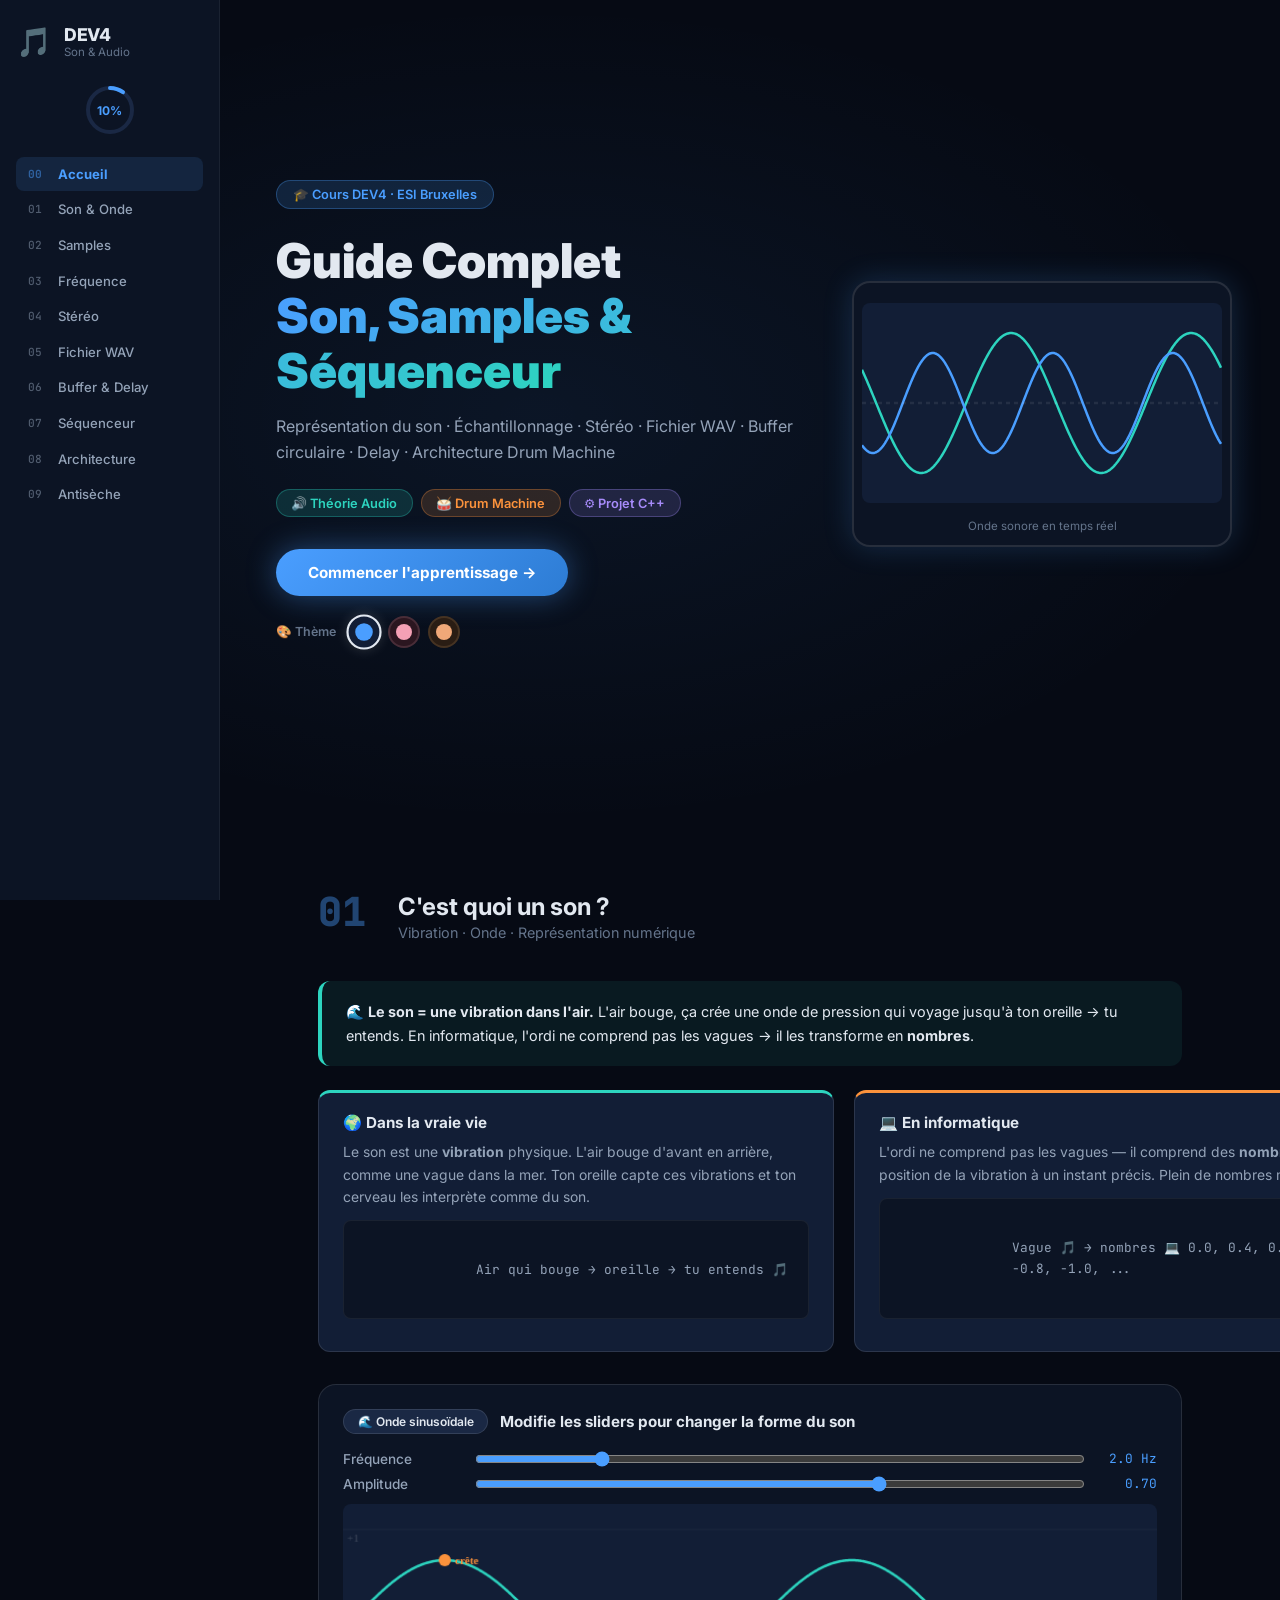
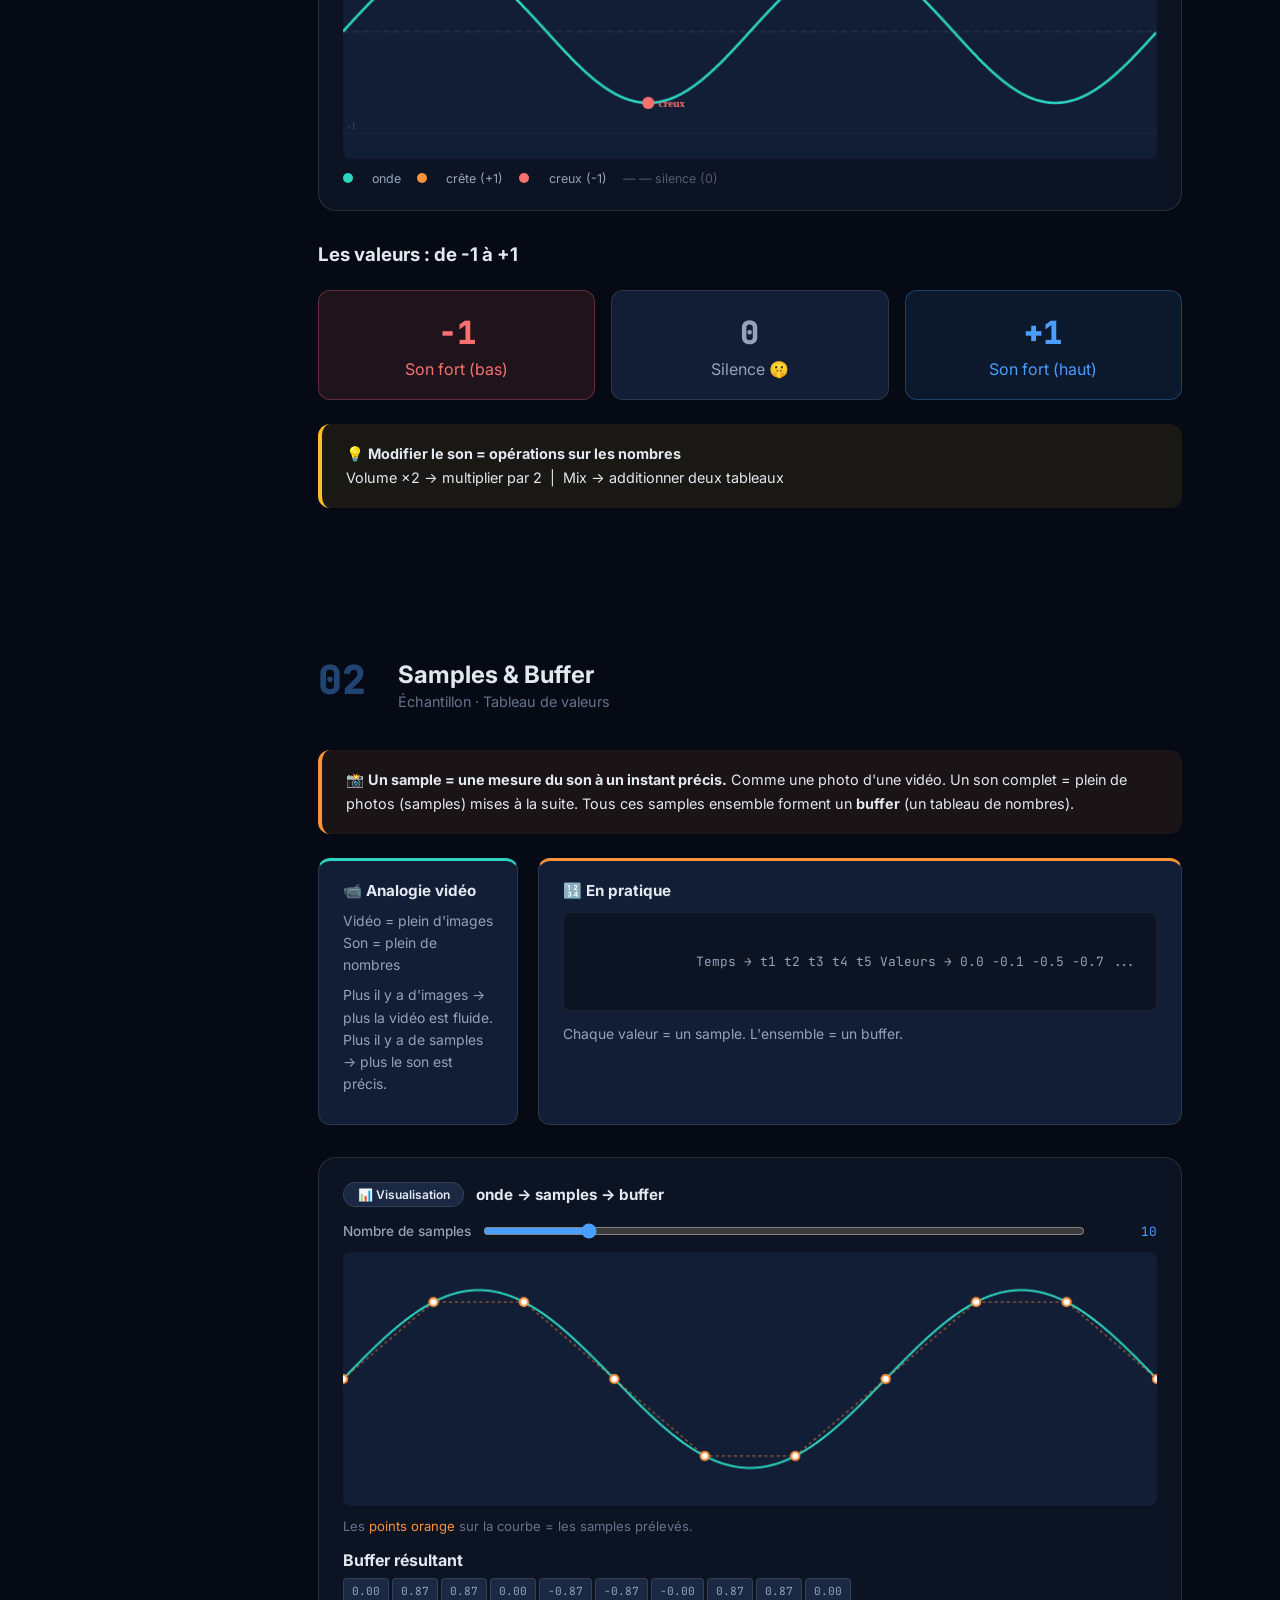
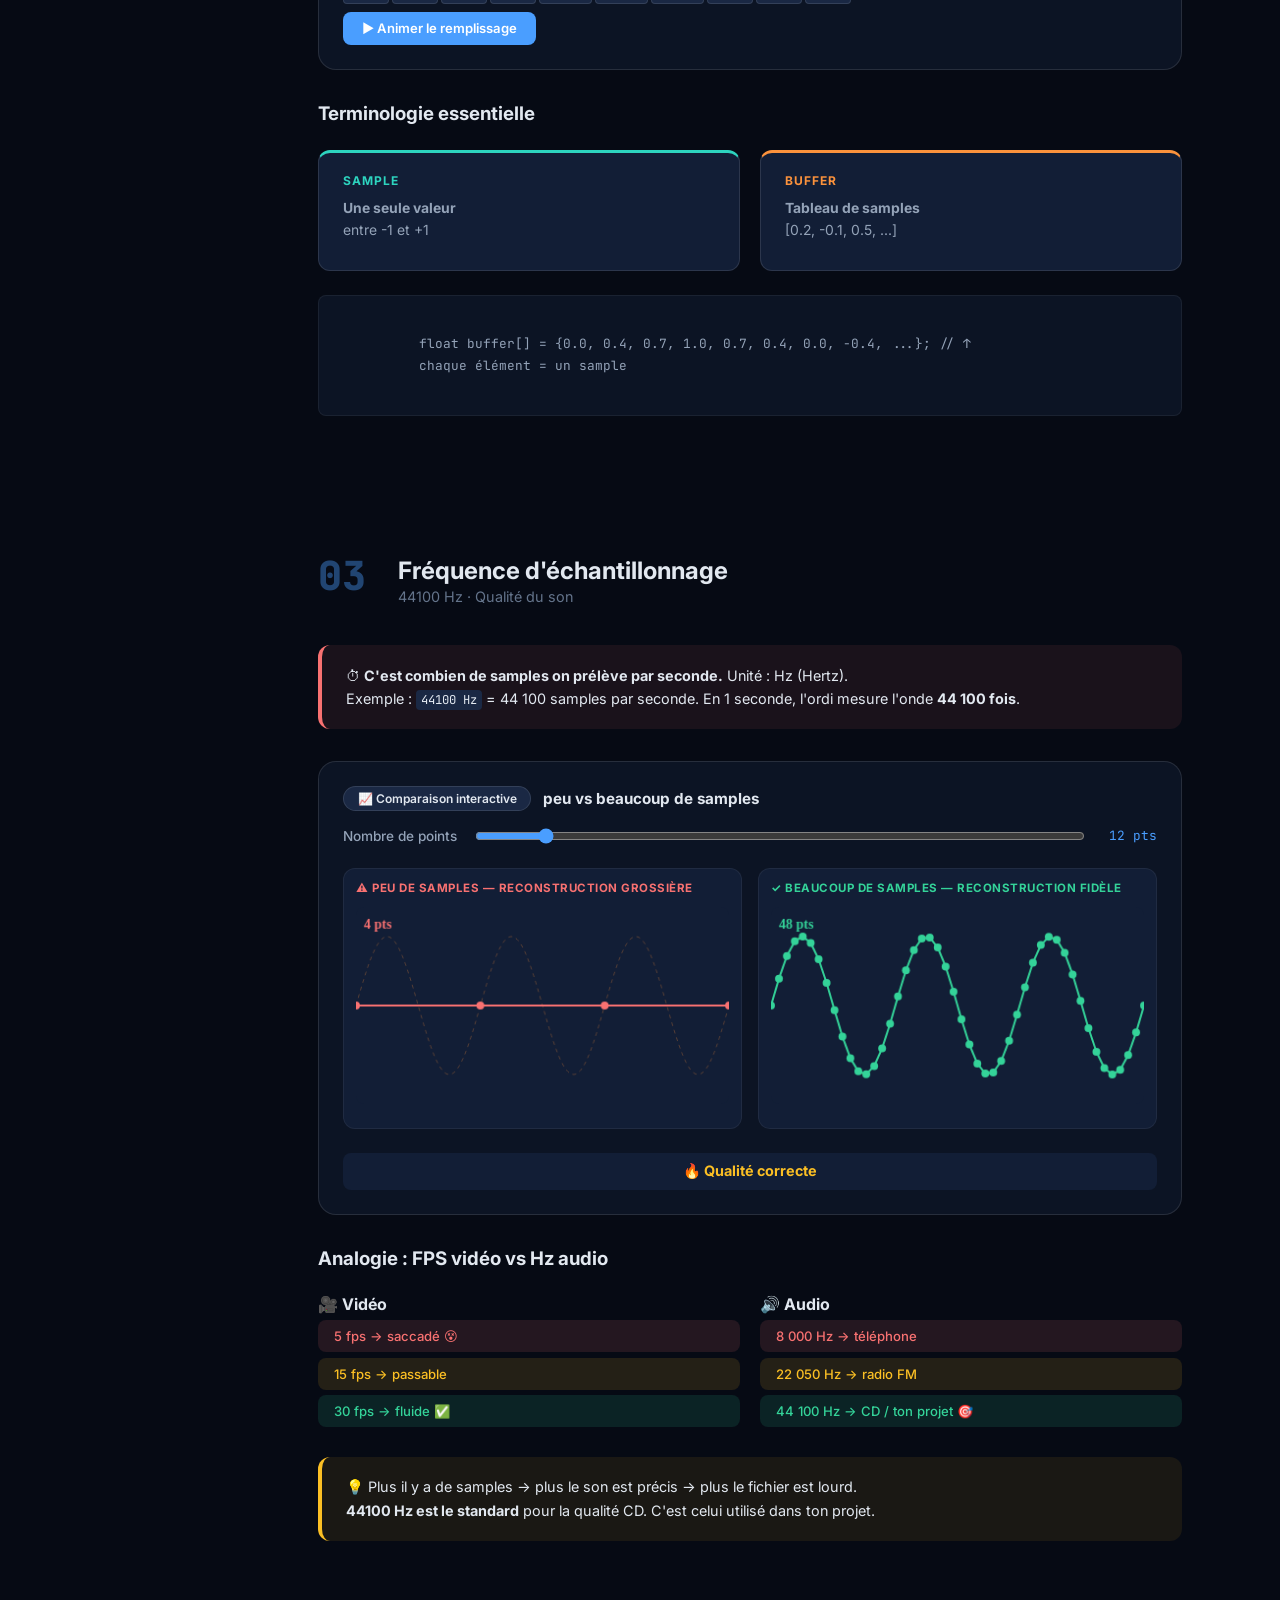
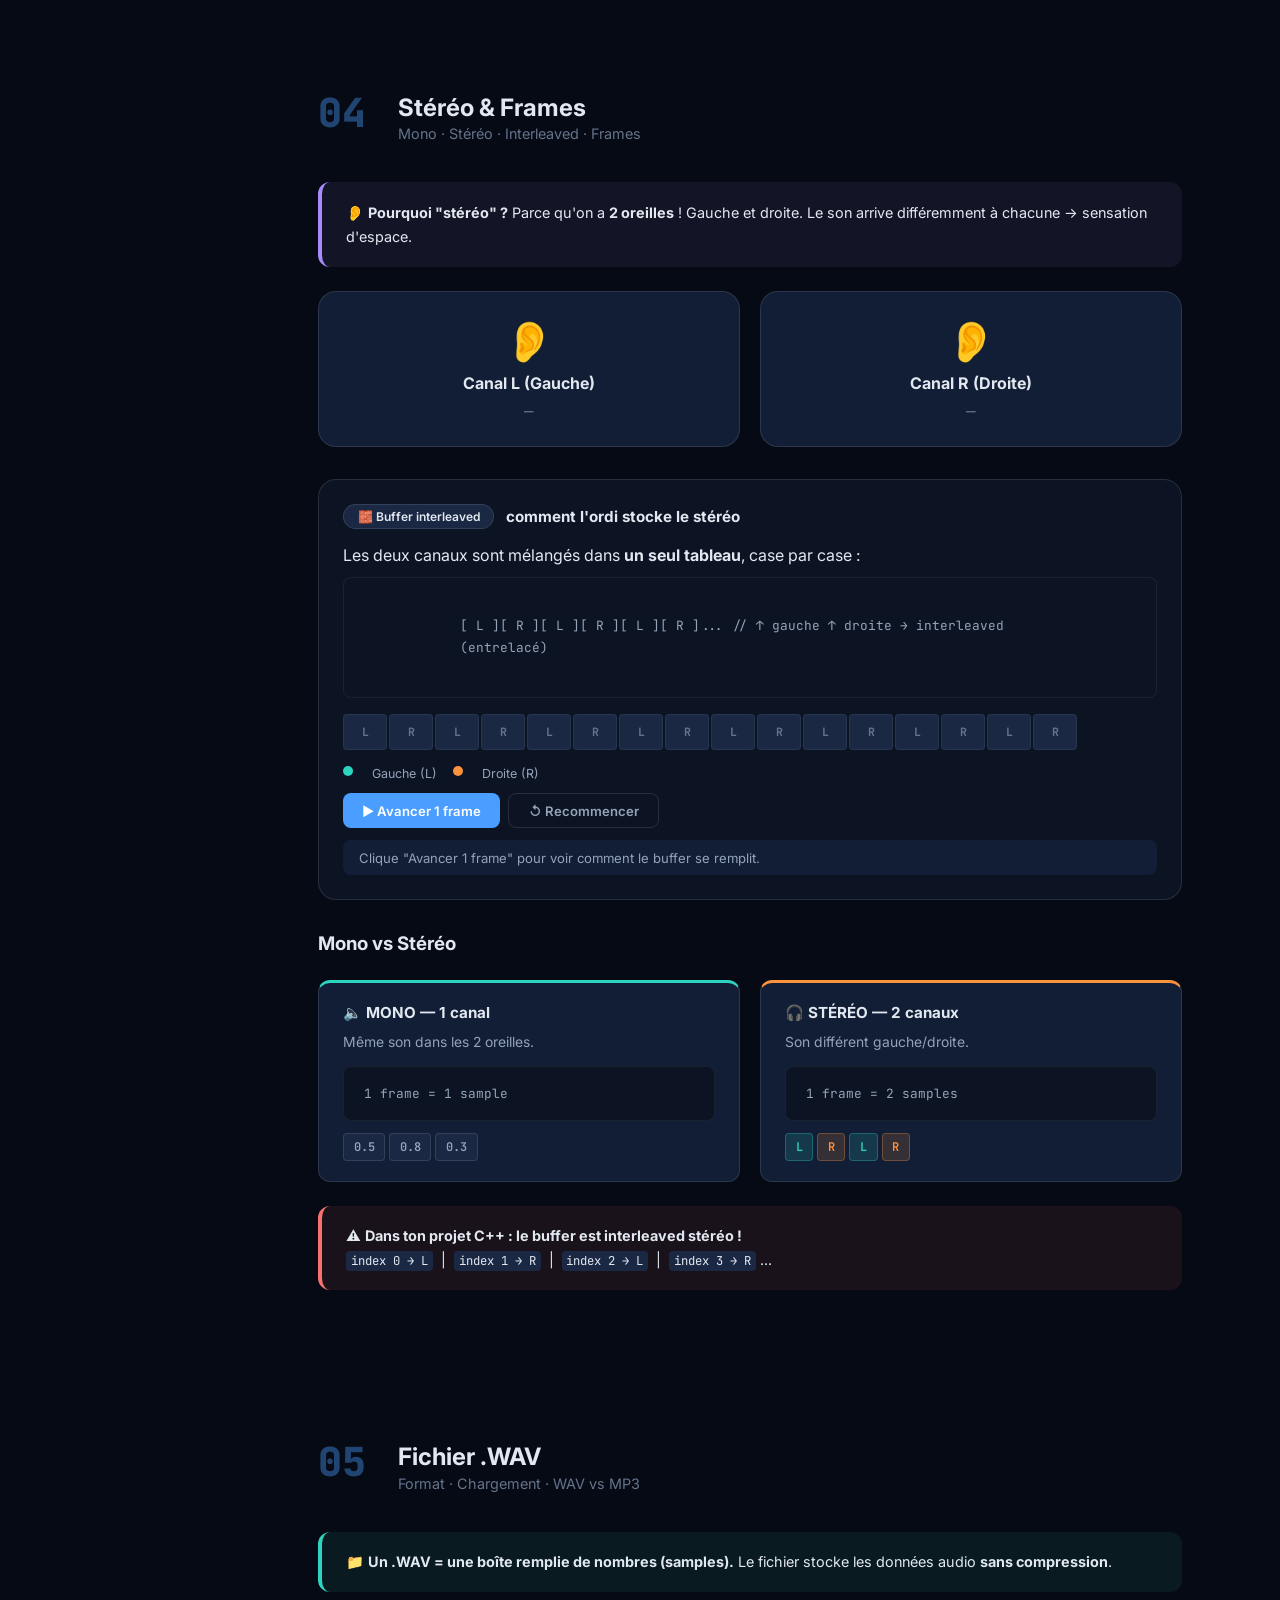
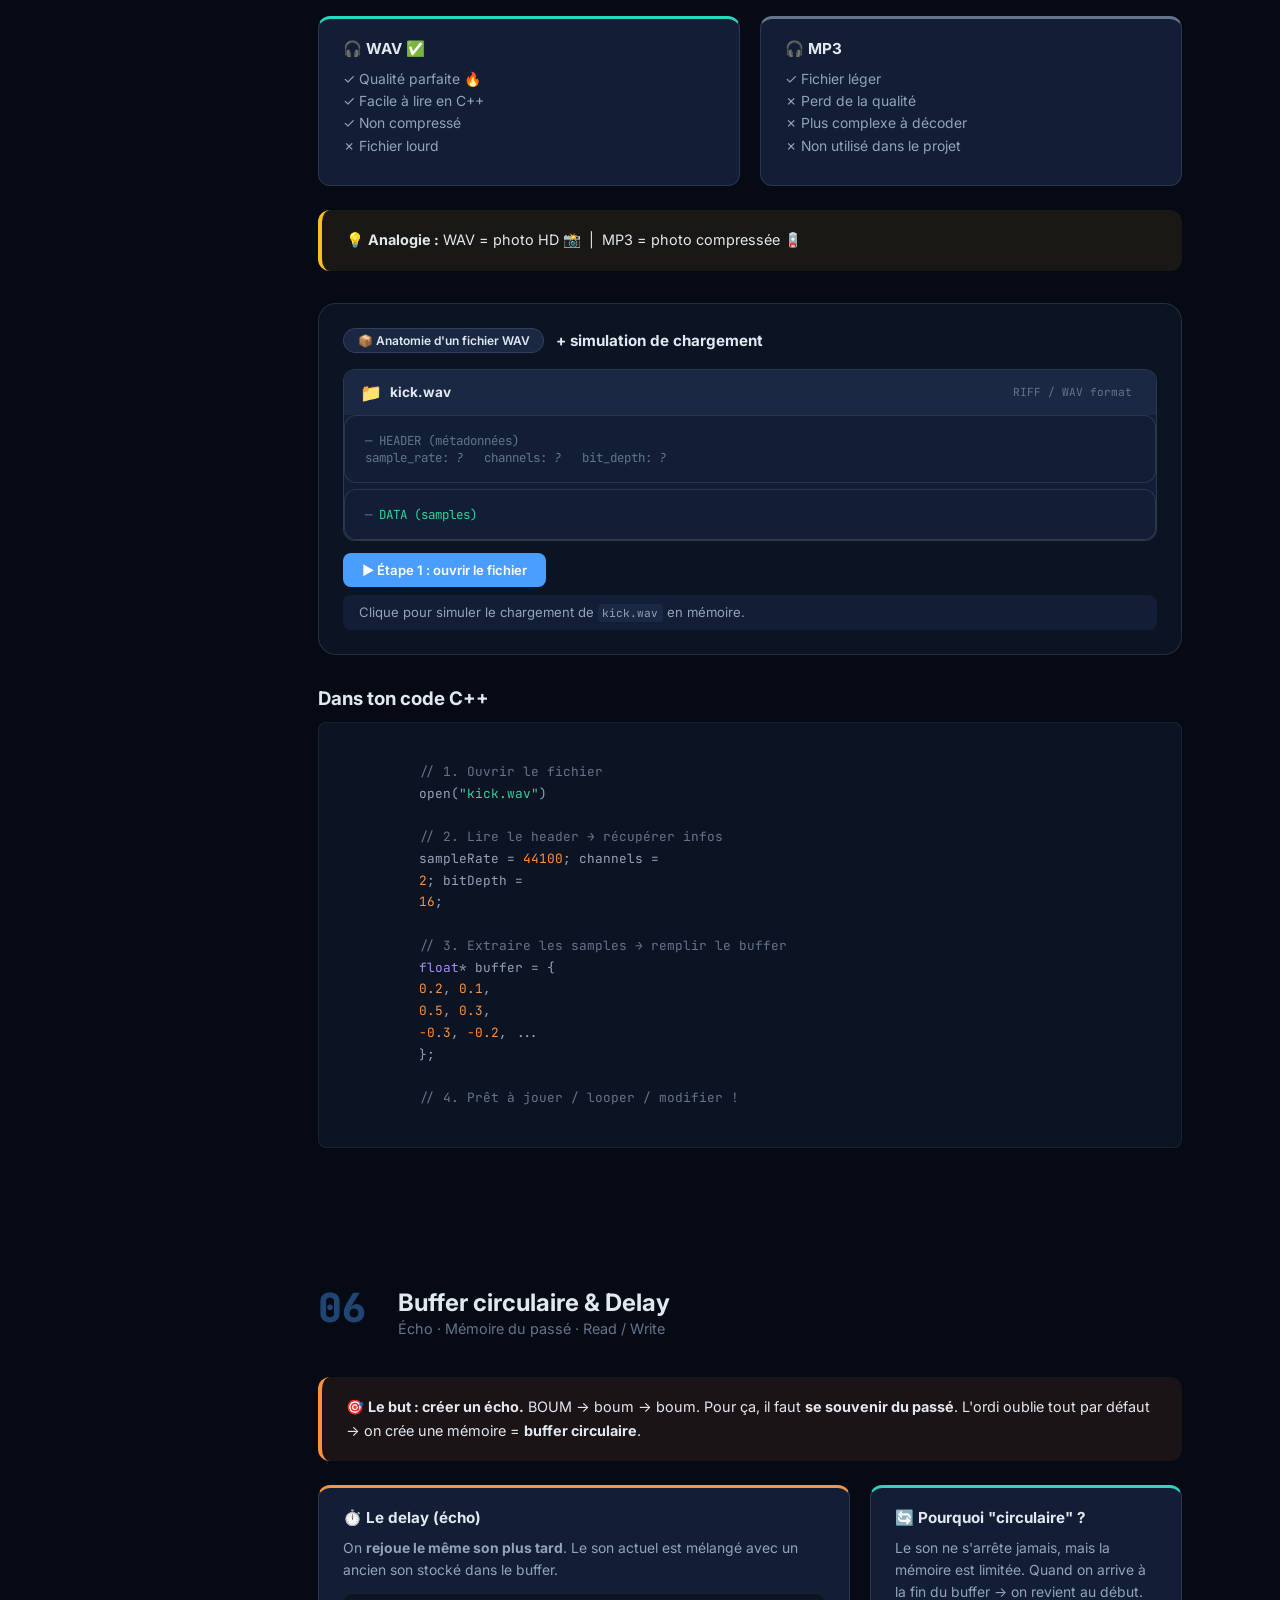
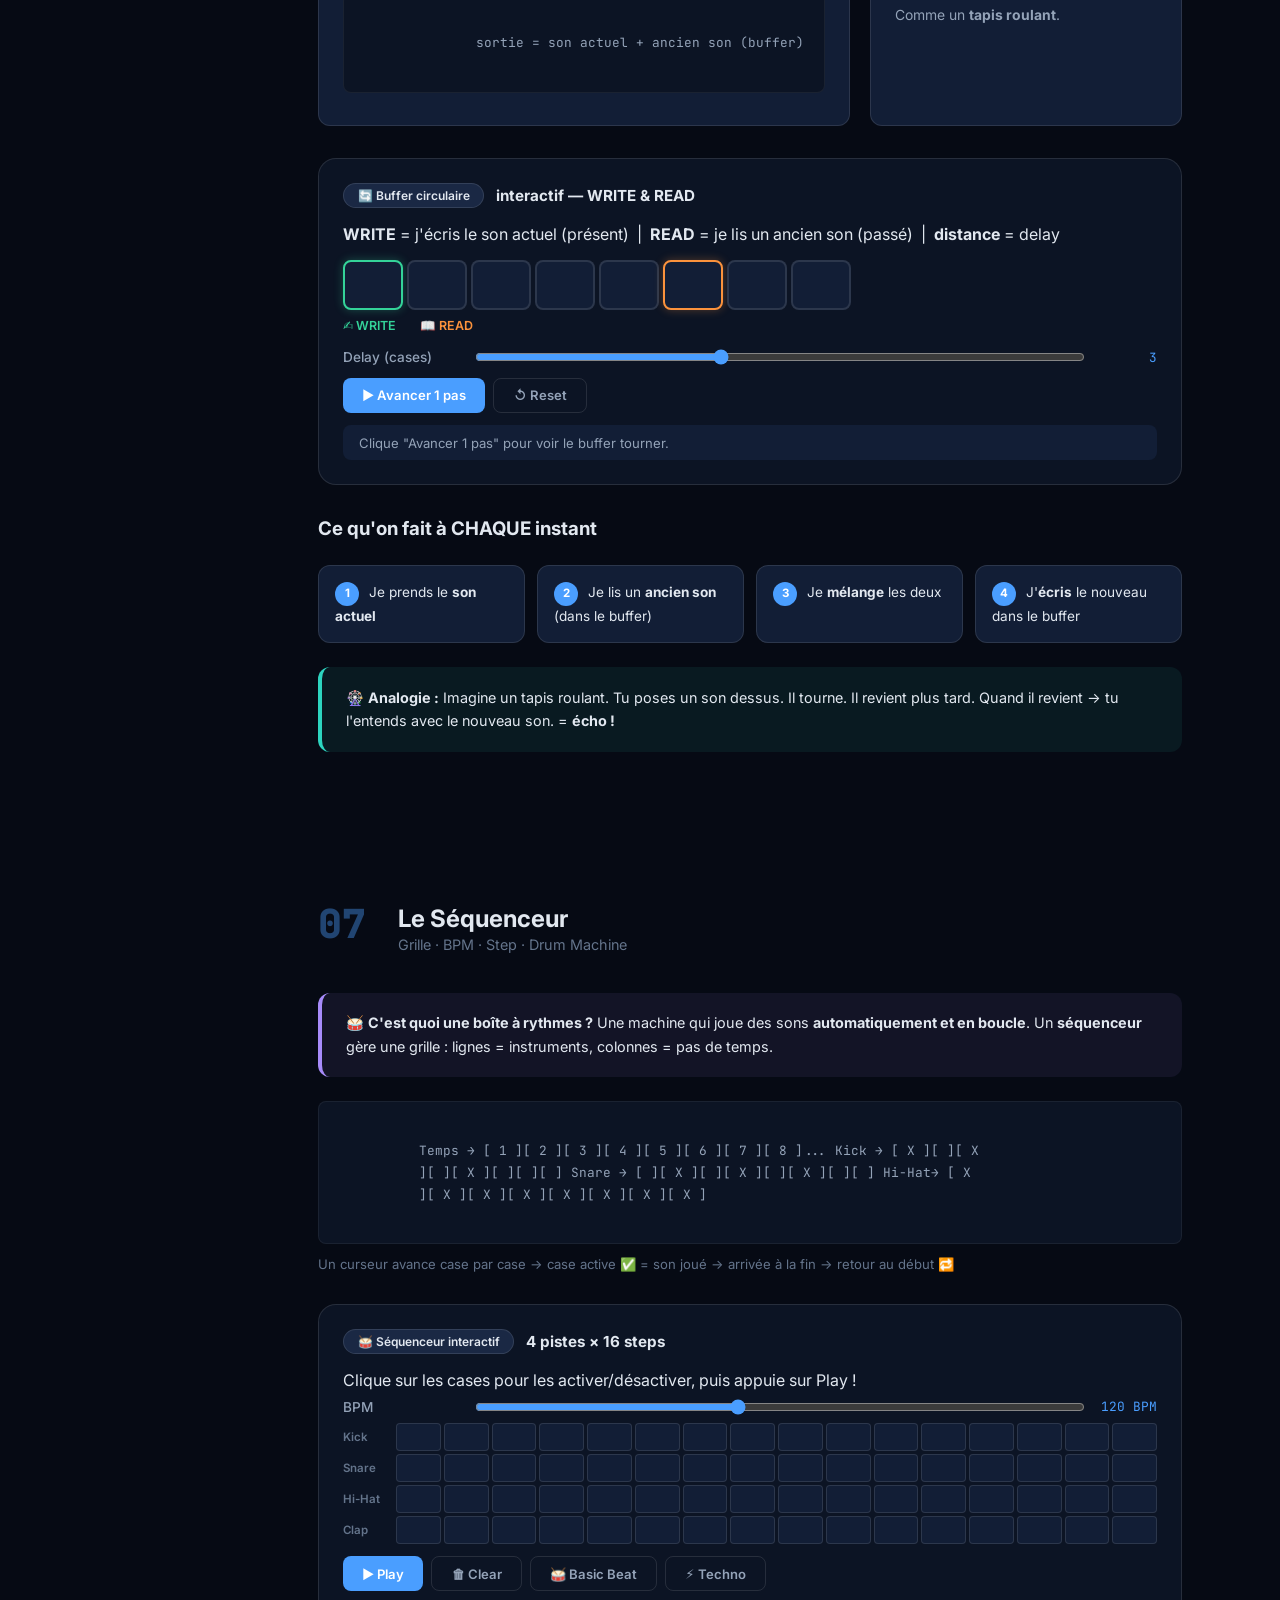
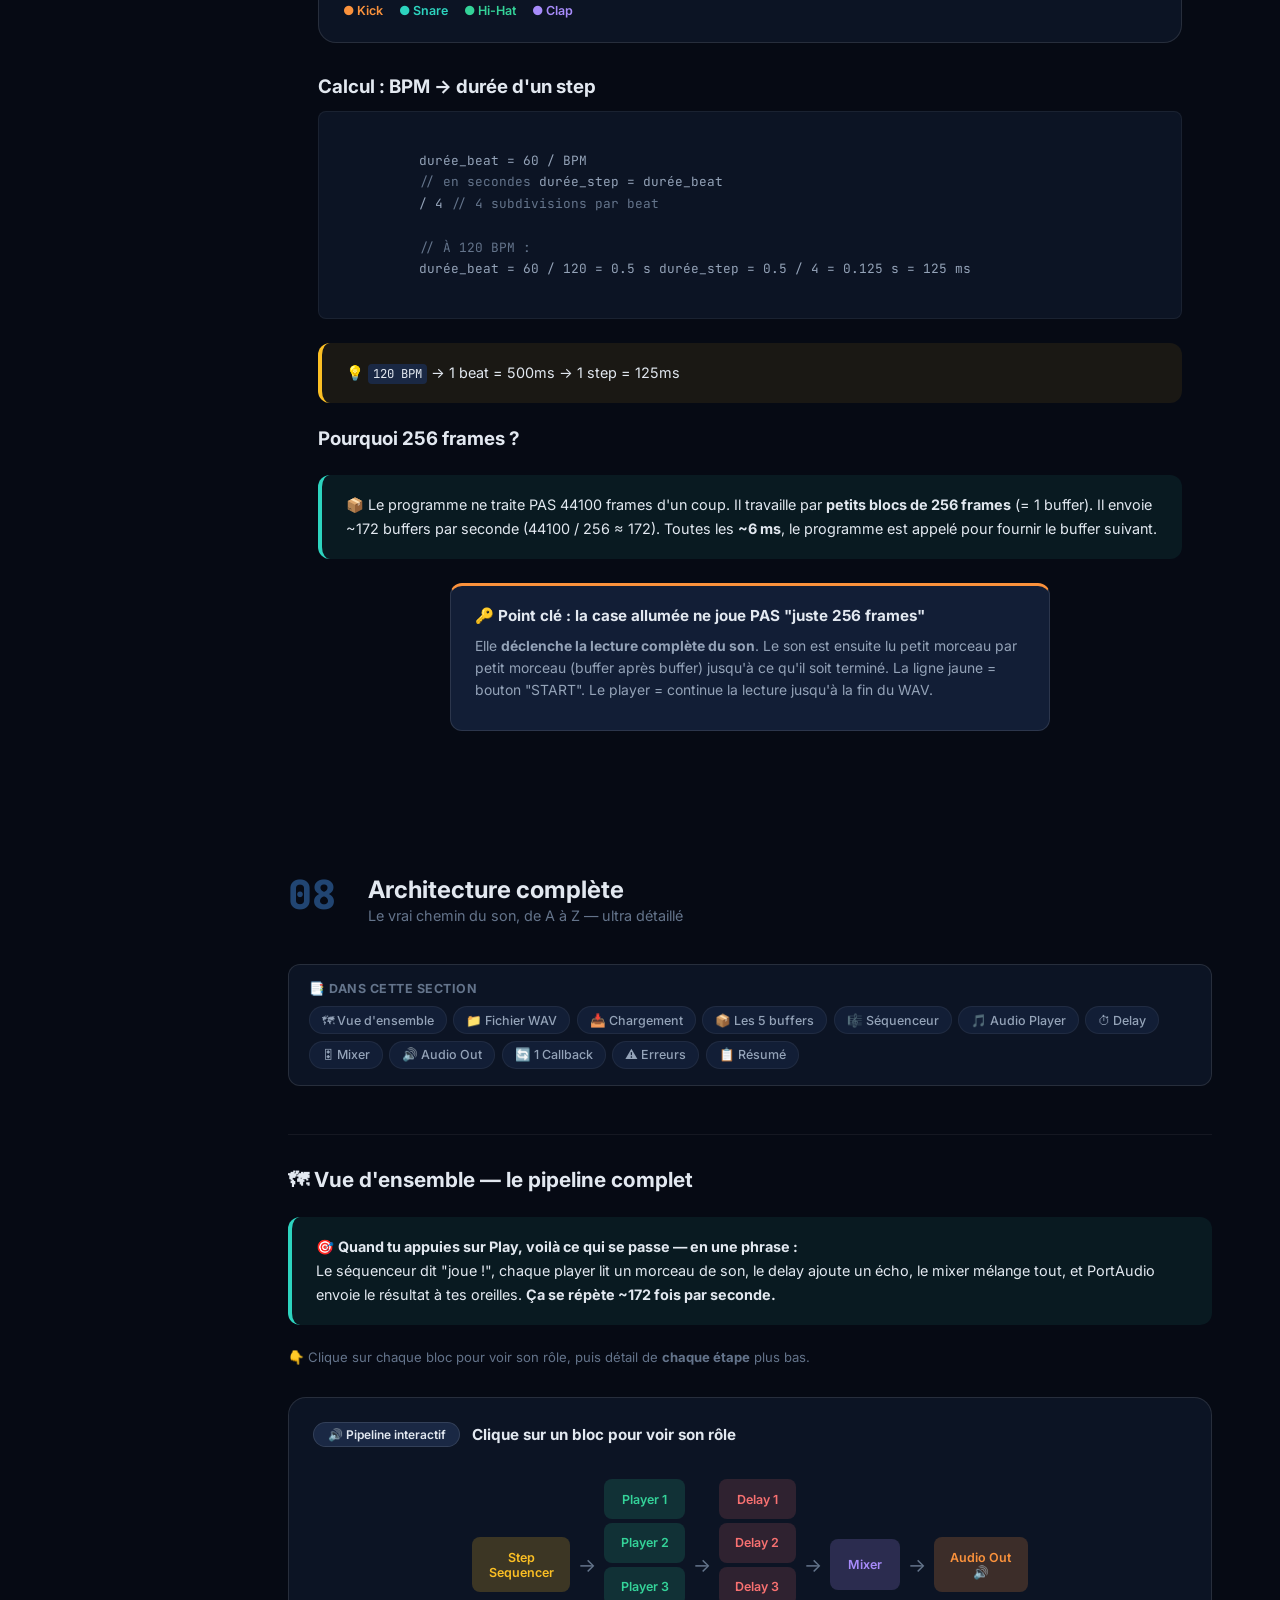
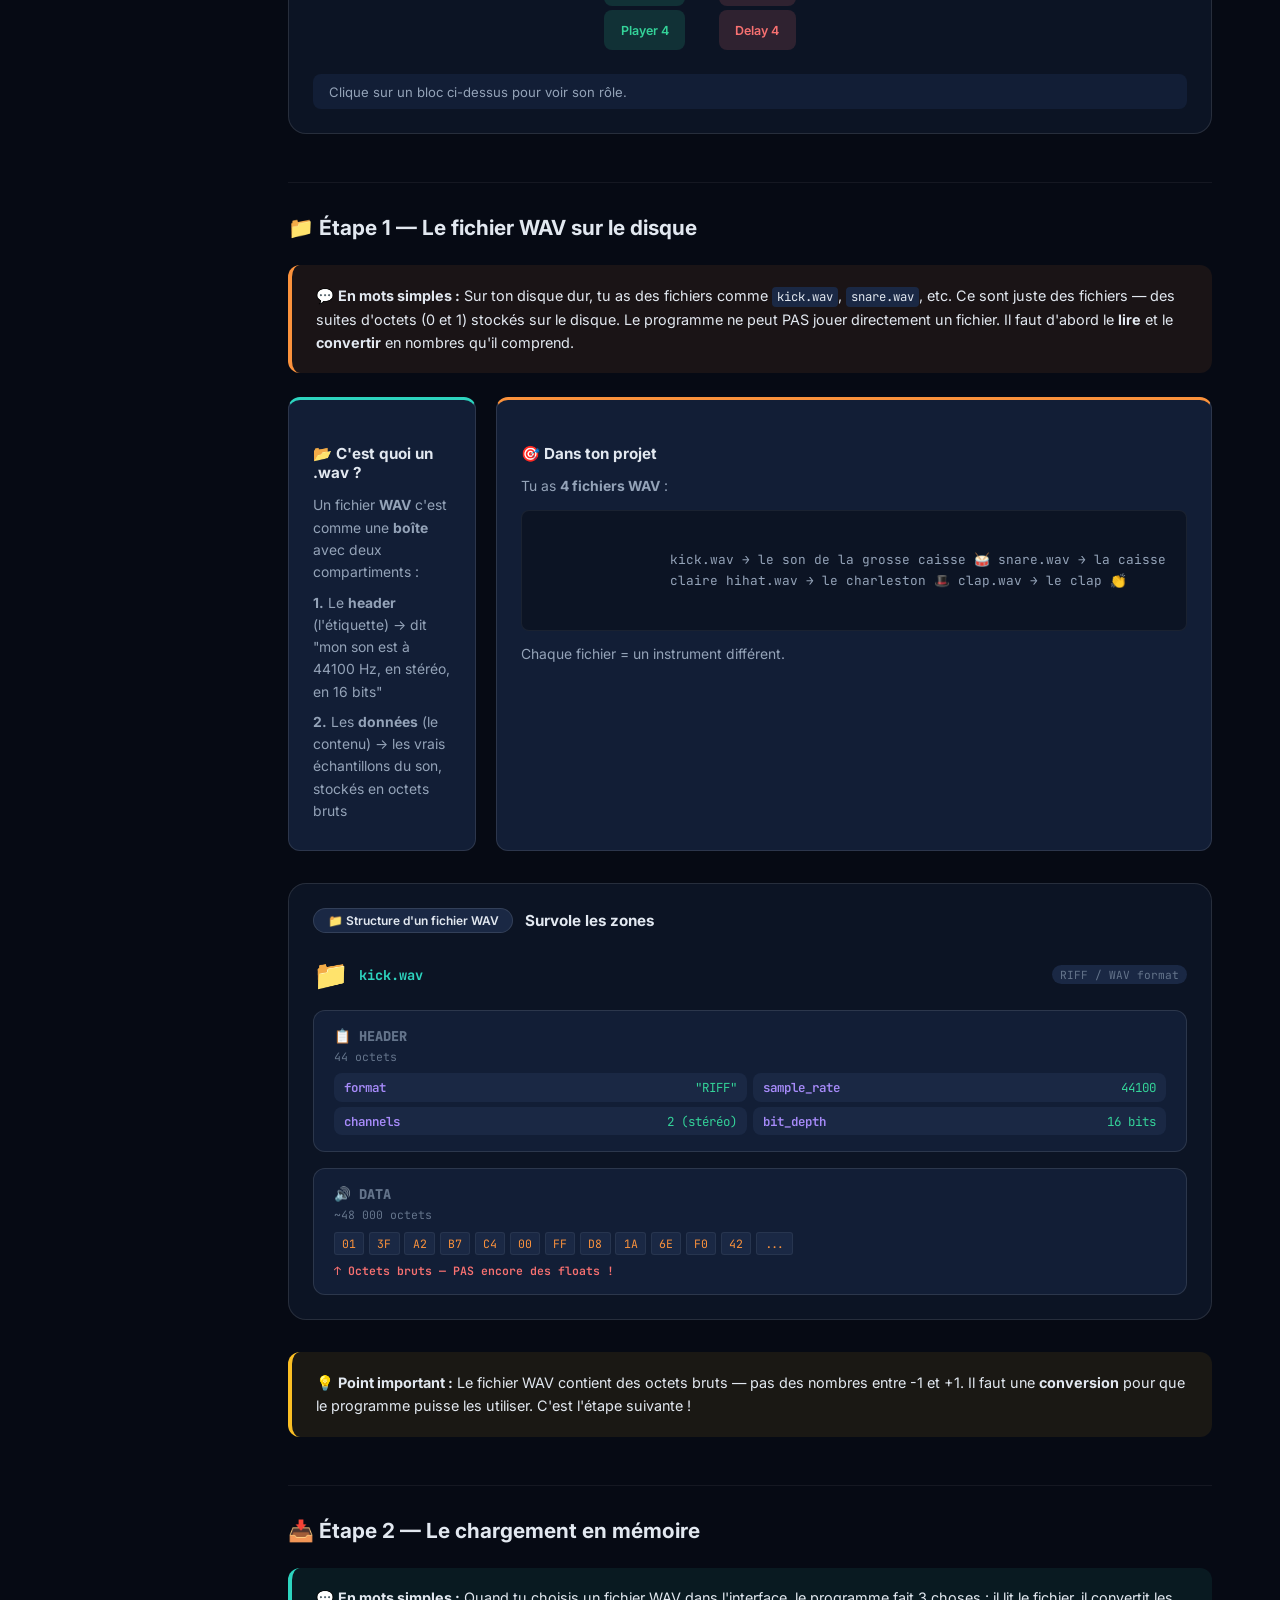
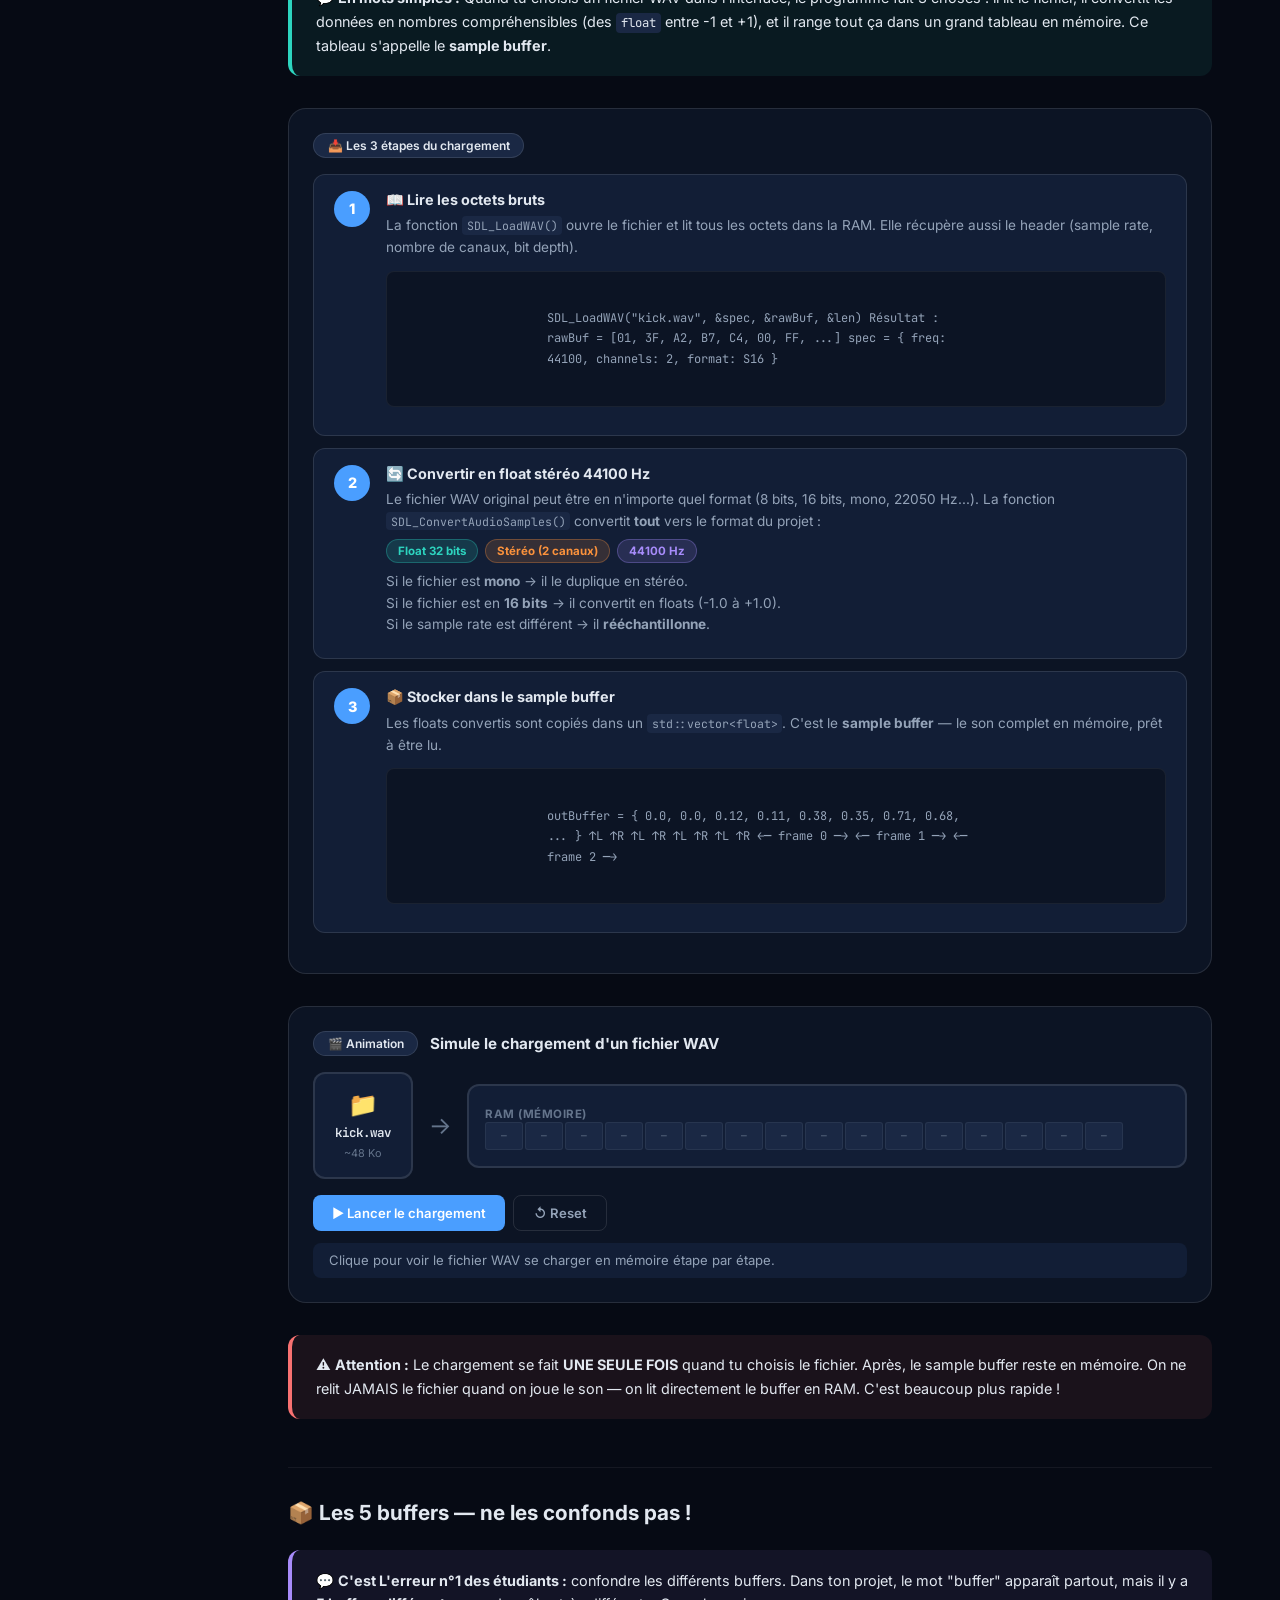
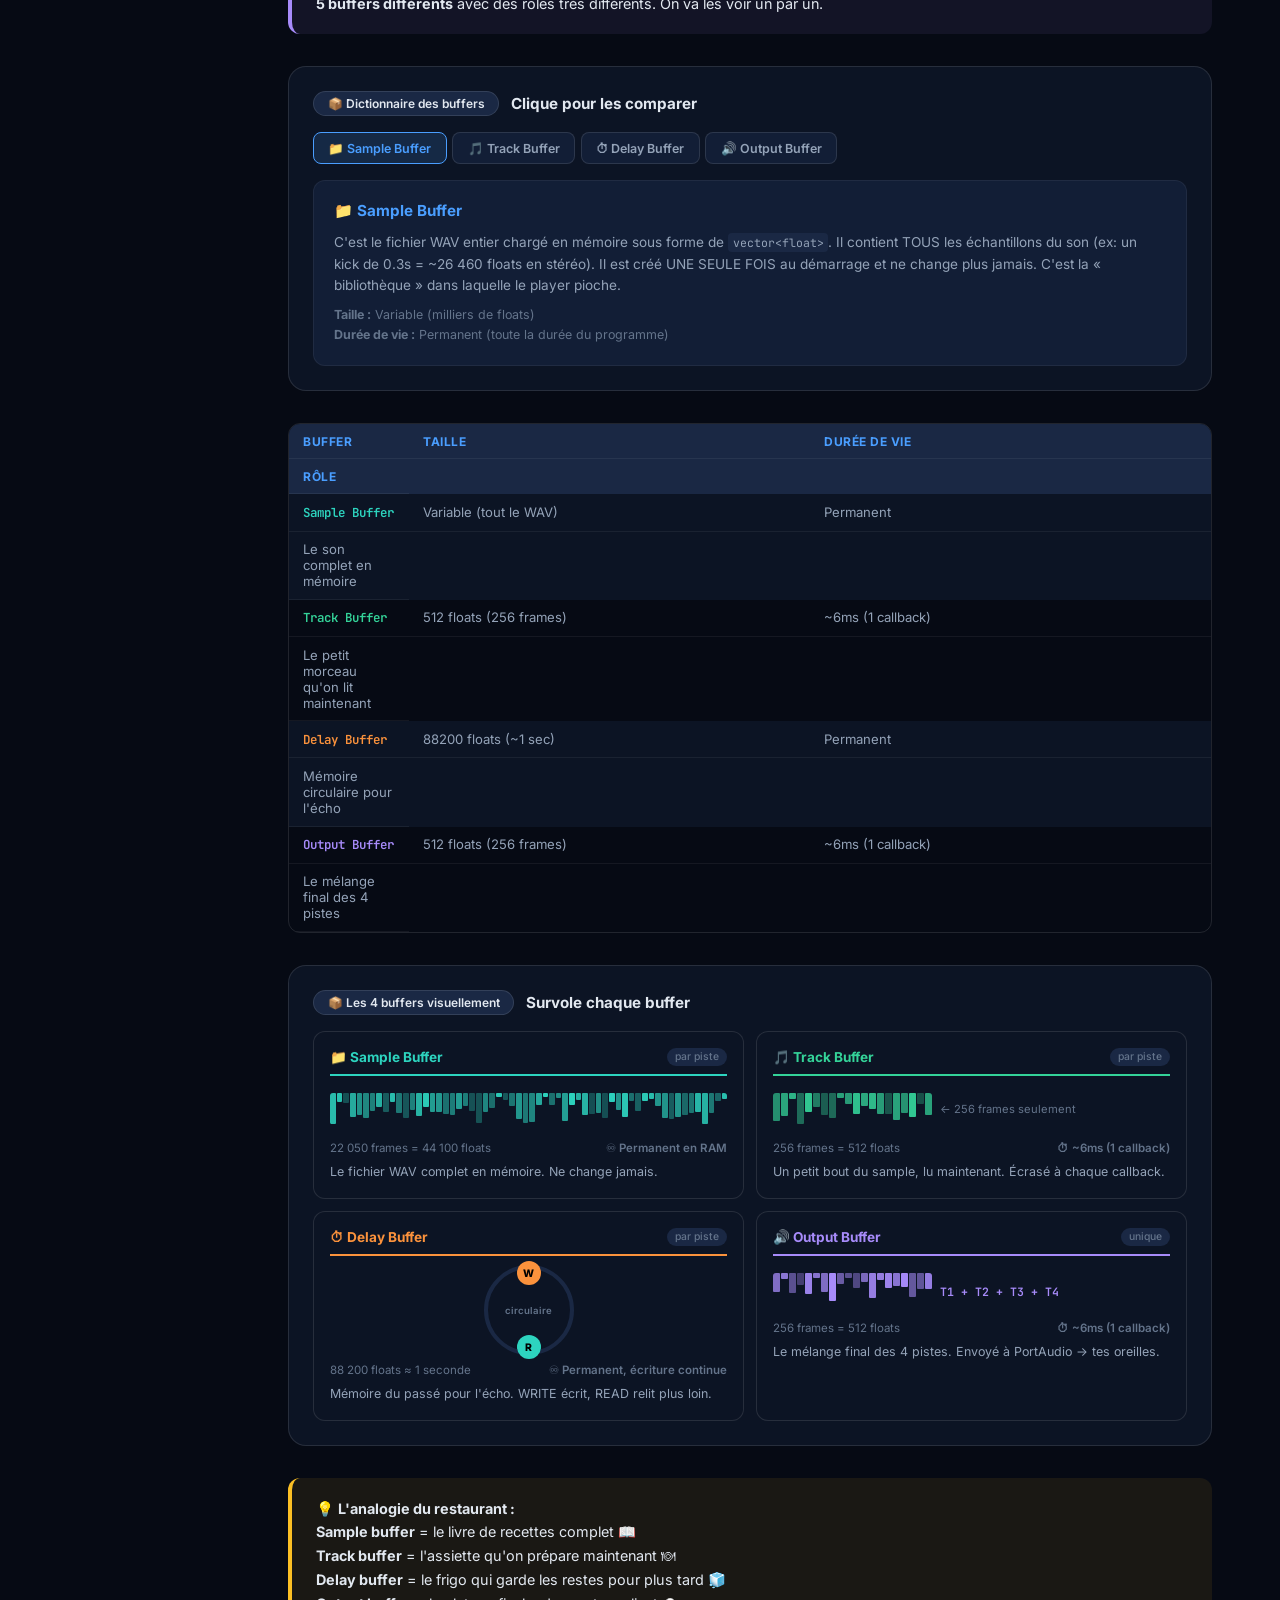
<file: dev4/web-guide/index.html>
<!doctype html>
<html lang="fr">
  <head>
    <meta charset="UTF-8" />
    <meta name="viewport" content="width=device-width, initial-scale=1.0" />
    <title>DEV4 — Guide Interactif Son &amp; Audio</title>
    <link rel="preconnect" href="https://fonts.googleapis.com" />
    <link rel="preconnect" href="https://fonts.gstatic.com" crossorigin />
    <link
      href="https://fonts.googleapis.com/css2?family=Inter:wght@400;500;600;700;800&family=JetBrains+Mono:wght@400;600&display=swap"
      rel="stylesheet"
    />
    <link rel="stylesheet" href="style.css" />
  </head>
  <body>
    <!-- ═══════════════════════════════════════ SIDEBAR ═══ -->
    <nav class="sidebar" id="sidebar">
      <div class="sidebar-brand">
        <span class="brand-emoji">🎵</span>
        <div>
          <div class="brand-title">DEV4</div>
          <div class="brand-sub">Son &amp; Audio</div>
        </div>
      </div>

      <div class="progress-wrap">
        <svg width="54" height="54" viewBox="0 0 54 54">
          <circle class="prog-bg" cx="27" cy="27" r="22" />
          <circle class="prog-fill" cx="27" cy="27" r="22" id="prog-circle" />
        </svg>
        <span class="prog-label" id="prog-pct">0%</span>
      </div>

      <ul class="nav-list">
        <li>
          <a href="#s0" class="nav-link" data-s="s0"
            ><span class="nn">00</span>Accueil</a
          >
        </li>
        <li>
          <a href="#s1" class="nav-link" data-s="s1"
            ><span class="nn">01</span>Son &amp; Onde</a
          >
        </li>
        <li>
          <a href="#s2" class="nav-link" data-s="s2"
            ><span class="nn">02</span>Samples</a
          >
        </li>
        <li>
          <a href="#s3" class="nav-link" data-s="s3"
            ><span class="nn">03</span>Fréquence</a
          >
        </li>
        <li>
          <a href="#s4" class="nav-link" data-s="s4"
            ><span class="nn">04</span>Stéréo</a
          >
        </li>
        <li>
          <a href="#s5" class="nav-link" data-s="s5"
            ><span class="nn">05</span>Fichier WAV</a
          >
        </li>
        <li>
          <a href="#s6" class="nav-link" data-s="s6"
            ><span class="nn">06</span>Buffer &amp; Delay</a
          >
        </li>
        <li>
          <a href="#s7" class="nav-link" data-s="s7"
            ><span class="nn">07</span>Séquenceur</a
          >
        </li>
        <li>
          <a href="#s8" class="nav-link" data-s="s8"
            ><span class="nn">08</span>Architecture</a
          >
        </li>
        <li>
          <a href="#s9" class="nav-link" data-s="s9"
            ><span class="nn">09</span>Antisèche</a
          >
        </li>
      </ul>

      <button class="menu-toggle" id="menu-toggle">☰</button>
    </nav>

    <!-- ═══════════════════════════════════════ MAIN ══════ -->
    <main class="main" id="main">
      <!-- ── 00 · HERO ─────────────────────────────────── -->
      <section id="s0" class="section hero-section reveal">
        <div class="hero-left">
          <div class="hero-badge">🎓 Cours DEV4 · ESI Bruxelles</div>
          <h1 class="hero-title">
            Guide Complet<br /><span class="gradient-text"
              >Son, Samples &amp; Séquenceur</span
            >
          </h1>
          <p class="hero-sub">
            Représentation du son · Échantillonnage · Stéréo · Fichier WAV ·
            Buffer circulaire · Delay · Architecture Drum Machine
          </p>
          <div class="hero-pills">
            <span class="pill teal">🔊 Théorie Audio</span>
            <span class="pill orange">🥁 Drum Machine</span>
            <span class="pill purple">⚙️ Projet C++</span>
          </div>
          <a href="#s1" class="cta-btn">Commencer l'apprentissage →</a>

          <div class="theme-switcher">
            <span class="theme-label">🎨 Thème</span>
            <button
              class="theme-btn active"
              data-theme="default"
              title="Bleu profond (défaut)"
            >
              <span class="theme-dot" style="background: #4a9eff"></span>
            </button>
            <button class="theme-btn" data-theme="rose" title="Rose pastel">
              <span class="theme-dot" style="background: #f4a0b5"></span>
            </button>
            <button class="theme-btn" data-theme="orange" title="Orange pastel">
              <span class="theme-dot" style="background: #f0a878"></span>
            </button>
          </div>
        </div>
        <div class="hero-right">
          <div class="hero-wave-box" id="hero-wave-box">
            <canvas id="hero-wave" width="360" height="200"></canvas>
            <div class="wave-label">Onde sonore en temps réel</div>
          </div>
        </div>
      </section>

      <!-- ── 01 · SON & ONDE ──────────────────────────── -->
      <section id="s1" class="section reveal">
        <div class="sec-header">
          <span class="sec-num">01</span>
          <div>
            <h2>C'est quoi un son ?</h2>
            <p class="sec-sub">Vibration · Onde · Représentation numérique</p>
          </div>
        </div>

        <div class="callout callout-teal">
          🌊 <strong>Le son = une vibration dans l'air.</strong> L'air bouge, ça
          crée une onde de pression qui voyage jusqu'à ton oreille → tu entends.
          En informatique, l'ordi ne comprend pas les vagues → il les transforme
          en <strong>nombres</strong>.
        </div>

        <div class="two-col">
          <div class="info-card teal-card">
            <h4>🌍 Dans la vraie vie</h4>
            <p>
              Le son est une <strong>vibration</strong> physique. L'air bouge
              d'avant en arrière, comme une vague dans la mer. Ton oreille capte
              ces vibrations et ton cerveau les interprète comme du son.
            </p>
            <div class="code-block">
              Air qui bouge → oreille → tu entends 🎵
            </div>
          </div>
          <div class="info-card orange-card">
            <h4>💻 En informatique</h4>
            <p>
              L'ordi ne comprend pas les vagues — il comprend des
              <strong>nombres</strong>. Chaque nombre représente la position de
              la vibration à un instant précis. Plein de nombres mis bout à bout
              = le son numérique.
            </p>
            <div class="code-block">
              Vague 🎵 → nombres 💻 0.0, 0.4, 0.8, 1.0, 0.7, 0.4, 0.0, -0.4,
              -0.8, -1.0, ...
            </div>
          </div>
        </div>

        <!-- INTERACTIVE SINE WAVE -->
        <div class="demo-box">
          <div class="demo-title">
            <span class="demo-badge">🌊 Onde sinusoïdale</span> Modifie les
            sliders pour changer la forme du son
          </div>
          <div class="slider-row">
            <label>Fréquence</label>
            <input
              type="range"
              id="wave-freq"
              min="0.5"
              max="8"
              step="0.1"
              value="2"
            />
            <span id="wave-freq-val">2.0 Hz</span>
          </div>
          <div class="slider-row">
            <label>Amplitude</label>
            <input
              type="range"
              id="wave-amp"
              min="0.1"
              max="1"
              step="0.01"
              value="0.7"
            />
            <span id="wave-amp-val">0.70</span>
          </div>
          <canvas id="sine-canvas" width="800" height="250"></canvas>
          <div class="canvas-legend">
            <span class="legend-dot" style="background: var(--teal)"></span>
            onde
            <span class="legend-dot" style="background: var(--orange)"></span>
            crête (+1)
            <span class="legend-dot" style="background: var(--red)"></span>
            creux (-1)
            <span style="opacity: 0.5">— — silence (0)</span>
          </div>
        </div>

        <!-- VALUES -1 to +1 -->
        <h3>Les valeurs : de -1 à +1</h3>
        <div class="values-row">
          <div class="val-card val-neg">
            <span class="val-big">-1</span><span>Son fort (bas)</span>
          </div>
          <div class="val-card val-zero">
            <span class="val-big">0</span><span>Silence 🤫</span>
          </div>
          <div class="val-card val-pos">
            <span class="val-big">+1</span><span>Son fort (haut)</span>
          </div>
        </div>

        <div class="callout callout-amber">
          💡 <strong>Modifier le son = opérations sur les nombres</strong><br />
          Volume ×2 → multiplier par 2 &nbsp;|&nbsp; Mix → additionner deux
          tableaux
        </div>
      </section>

      <!-- ── 02 · SAMPLES & BUFFER ───────────────────── -->
      <section id="s2" class="section reveal">
        <div class="sec-header">
          <span class="sec-num">02</span>
          <div>
            <h2>Samples &amp; Buffer</h2>
            <p class="sec-sub">Échantillon · Tableau de valeurs</p>
          </div>
        </div>

        <div class="callout callout-orange">
          📸
          <strong>Un sample = une mesure du son à un instant précis.</strong>
          Comme une photo d'une vidéo. Un son complet = plein de photos
          (samples) mises à la suite. Tous ces samples ensemble forment un
          <strong>buffer</strong> (un tableau de nombres).
        </div>

        <div class="two-col">
          <div class="info-card teal-card">
            <h4>📹 Analogie vidéo</h4>
            <p>Vidéo = plein d'images<br />Son = plein de nombres</p>
            <p>
              Plus il y a d'images → plus la vidéo est fluide. Plus il y a de
              samples → plus le son est précis.
            </p>
          </div>
          <div class="info-card orange-card">
            <h4>🔢 En pratique</h4>
            <div class="code-block">
              Temps → t1 t2 t3 t4 t5 Valeurs → 0.0 -0.1 -0.5 -0.7 ...
            </div>
            <p>Chaque valeur = un sample. L'ensemble = un buffer.</p>
          </div>
        </div>

        <!-- SAMPLING VISUALIZATION -->
        <div class="demo-box">
          <div class="demo-title">
            <span class="demo-badge">📊 Visualisation</span> onde → samples →
            buffer
          </div>
          <div class="slider-row">
            <label>Nombre de samples</label>
            <input
              type="range"
              id="sample-count"
              min="4"
              max="40"
              step="1"
              value="10"
            />
            <span id="sample-count-val">10</span>
          </div>
          <canvas id="sampling-canvas" width="800" height="250"></canvas>
          <p class="subtle-hint">
            Les <span style="color: var(--orange)">points orange</span> sur la
            courbe = les samples prélevés.
          </p>

          <h4 style="margin-top: 1rem">Buffer résultant</h4>
          <div class="buffer-cells" id="sample-buffer-cells"></div>

          <button class="btn btn-primary" id="animate-sampling-btn">
            ▶ Animer le remplissage
          </button>
        </div>

        <!-- TERMINOLOGY -->
        <h3>Terminologie essentielle</h3>
        <div class="two-col">
          <div class="info-card teal-card">
            <h4
              style="
                text-transform: uppercase;
                font-size: 0.75rem;
                letter-spacing: 1px;
                color: var(--teal);
              "
            >
              Sample
            </h4>
            <p><strong>Une seule valeur</strong><br />entre -1 et +1</p>
          </div>
          <div class="info-card orange-card">
            <h4
              style="
                text-transform: uppercase;
                font-size: 0.75rem;
                letter-spacing: 1px;
                color: var(--orange);
              "
            >
              Buffer
            </h4>
            <p>
              <strong>Tableau de samples</strong><br />[0.2, -0.1, 0.5, ...]
            </p>
          </div>
        </div>

        <div class="code-block" style="margin-top: 1rem">
          float buffer[] = {0.0, 0.4, 0.7, 1.0, 0.7, 0.4, 0.0, -0.4, ...}; // ↑
          chaque élément = un sample
        </div>
      </section>

      <!-- ── 03 · FRÉQUENCE ──────────────────────────── -->
      <section id="s3" class="section reveal">
        <div class="sec-header">
          <span class="sec-num">03</span>
          <div>
            <h2>Fréquence d'échantillonnage</h2>
            <p class="sec-sub">44100 Hz · Qualité du son</p>
          </div>
        </div>

        <div class="callout callout-red">
          ⏱
          <strong>C'est combien de samples on prélève par seconde.</strong>
          Unité : Hz (Hertz).<br />
          Exemple : <code>44100 Hz</code> = 44 100 samples par seconde. En 1
          seconde, l'ordi mesure l'onde <strong>44 100 fois</strong>.
        </div>

        <!-- COMPARISON LOW vs HIGH -->
        <div class="demo-box">
          <div class="demo-title">
            <span class="demo-badge">📈 Comparaison interactive</span> peu vs
            beaucoup de samples
          </div>
          <div class="slider-row">
            <label>Nombre de points</label>
            <input
              type="range"
              id="freq-pts"
              min="4"
              max="80"
              step="1"
              value="12"
            />
            <span id="freq-pts-val">12 pts</span>
          </div>
          <div class="two-col" style="gap: 1rem">
            <div class="freq-compare-box">
              <div class="freq-label bad">
                ⚠ PEU DE SAMPLES — reconstruction grossière
              </div>
              <canvas id="freq-low-canvas" width="380" height="200"></canvas>
            </div>
            <div class="freq-compare-box">
              <div class="freq-label good">
                ✓ BEAUCOUP DE SAMPLES — reconstruction fidèle
              </div>
              <canvas id="freq-high-canvas" width="380" height="200"></canvas>
            </div>
          </div>
          <div class="freq-verdict" id="freq-verdict">🎧 Qualité correcte</div>
        </div>

        <!-- FPS vs Hz analogy -->
        <h3>Analogie : FPS vidéo vs Hz audio</h3>
        <div class="two-col">
          <div style="flex: 1">
            <h4>🎥 Vidéo</h4>
            <div class="analogy-bar bad-bar">5 fps → saccadé 😵</div>
            <div class="analogy-bar mid-bar">15 fps → passable</div>
            <div class="analogy-bar good-bar">30 fps → fluide ✅</div>
          </div>
          <div style="flex: 1">
            <h4>🔊 Audio</h4>
            <div class="analogy-bar bad-bar">8 000 Hz → téléphone</div>
            <div class="analogy-bar mid-bar">22 050 Hz → radio FM</div>
            <div class="analogy-bar good-bar">
              44 100 Hz → CD / ton projet 🎯
            </div>
          </div>
        </div>

        <div class="callout callout-amber">
          💡 Plus il y a de samples → plus le son est précis → plus le fichier
          est lourd.<br />
          <strong>44100 Hz est le standard</strong> pour la qualité CD. C'est
          celui utilisé dans ton projet.
        </div>
      </section>

      <!-- ── 04 · STÉRÉO & FRAMES ────────────────────── -->
      <section id="s4" class="section reveal">
        <div class="sec-header">
          <span class="sec-num">04</span>
          <div>
            <h2>Stéréo &amp; Frames</h2>
            <p class="sec-sub">Mono · Stéréo · Interleaved · Frames</p>
          </div>
        </div>

        <div class="callout callout-purple">
          👂 <strong>Pourquoi "stéréo" ?</strong> Parce qu'on a
          <strong>2 oreilles</strong> ! Gauche et droite. Le son arrive
          différemment à chacune → sensation d'espace.
        </div>

        <!-- L / R visual -->
        <div class="two-col">
          <div class="ear-card">
            <div class="ear-emoji">👂</div>
            <h4>Canal L (Gauche)</h4>
            <div class="ear-wave" id="ear-l">—</div>
          </div>
          <div class="ear-card">
            <div class="ear-emoji">👂</div>
            <h4>Canal R (Droite)</h4>
            <div class="ear-wave" id="ear-r">—</div>
          </div>
        </div>

        <!-- INTERLEAVED BUFFER DEMO -->
        <div class="demo-box">
          <div class="demo-title">
            <span class="demo-badge">🧱 Buffer interleaved</span> comment l'ordi
            stocke le stéréo
          </div>
          <p>
            Les deux canaux sont mélangés dans <strong>un seul tableau</strong>,
            case par case :
          </p>
          <div class="code-block">
            [ L ][ R ][ L ][ R ][ L ][ R ]... // ↑ gauche ↑ droite → interleaved
            (entrelacé)
          </div>
          <div class="interleaved-cells" id="interleaved-cells"></div>
          <div class="interleaved-legend">
            <span class="legend-dot" style="background: var(--teal)"></span>
            Gauche (L)
            <span class="legend-dot" style="background: var(--orange)"></span>
            Droite (R)
          </div>
          <div class="btn-row">
            <button class="btn btn-primary" id="il-advance">
              ▶ Avancer 1 frame
            </button>
            <button class="btn btn-ghost" id="il-reset">↺ Recommencer</button>
          </div>
          <div class="tree-msg" id="il-msg">
            Clique "Avancer 1 frame" pour voir comment le buffer se remplit.
          </div>
        </div>

        <!-- MONO vs STEREO -->
        <h3>Mono vs Stéréo</h3>
        <div class="two-col">
          <div class="info-card teal-card">
            <h4>🔈 MONO — 1 canal</h4>
            <p>Même son dans les 2 oreilles.</p>
            <div class="code-block">1 frame = 1 sample</div>
            <div class="mini-cells mono-cells">
              <span class="mc">0.5</span><span class="mc">0.8</span
              ><span class="mc">0.3</span>
            </div>
          </div>
          <div class="info-card orange-card">
            <h4>🎧 STÉRÉO — 2 canaux</h4>
            <p>Son différent gauche/droite.</p>
            <div class="code-block">1 frame = 2 samples</div>
            <div class="mini-cells stereo-cells">
              <span class="mc l-cell">L</span><span class="mc r-cell">R</span>
              <span class="mc l-cell">L</span><span class="mc r-cell">R</span>
            </div>
          </div>
        </div>

        <div class="callout callout-red">
          ⚠
          <strong
            >Dans ton projet C++ : le buffer est interleaved stéréo !</strong
          ><br />
          <code>index 0 → L</code> &nbsp;|&nbsp;
          <code>index 1 → R</code> &nbsp;|&nbsp;
          <code>index 2 → L</code> &nbsp;|&nbsp; <code>index 3 → R</code> ...
        </div>
      </section>

      <!-- ── 05 · FICHIER WAV ────────────────────────── -->
      <section id="s5" class="section reveal">
        <div class="sec-header">
          <span class="sec-num">05</span>
          <div>
            <h2>Fichier .WAV</h2>
            <p class="sec-sub">Format · Chargement · WAV vs MP3</p>
          </div>
        </div>

        <div class="callout callout-teal">
          📁
          <strong>Un .WAV = une boîte remplie de nombres (samples).</strong> Le
          fichier stocke les données audio <strong>sans compression</strong>.
        </div>

        <!-- WAV vs MP3 -->
        <div class="two-col">
          <div class="info-card teal-card">
            <h4>🎧 WAV ✅</h4>
            <p>
              ✓ Qualité parfaite 🔥<br />✓ Facile à lire en C++<br />✓ Non
              compressé<br />✗ Fichier lourd
            </p>
          </div>
          <div class="info-card grey-card">
            <h4>🎧 MP3</h4>
            <p>
              ✓ Fichier léger<br />✗ Perd de la qualité<br />✗ Plus complexe à
              décoder<br />✗ Non utilisé dans le projet
            </p>
          </div>
        </div>

        <div class="callout callout-amber">
          💡 <strong>Analogie :</strong> WAV = photo HD 📸 &nbsp;|&nbsp; MP3 =
          photo compressée 🪫
        </div>

        <!-- WAV ANATOMY DEMO -->
        <div class="demo-box">
          <div class="demo-title">
            <span class="demo-badge">📦 Anatomie d'un fichier WAV</span> +
            simulation de chargement
          </div>
          <div class="wav-file-box">
            <div class="wav-header">
              <span class="wav-icon">📁</span>
              <strong id="wav-filename">kick.wav</strong>
              <span class="wav-format">RIFF / WAV format</span>
            </div>
            <div class="wav-section" id="wav-header-section">
              — HEADER (métadonnées)<br />
              <span id="wav-meta"
                >sample_rate: <em>?</em> &nbsp; channels: <em>?</em> &nbsp;
                bit_depth: <em>?</em></span
              >
            </div>
            <div class="wav-section wav-data-section" id="wav-data-section">
              — <span style="color: var(--green)">DATA (samples)</span>
            </div>
          </div>
          <button class="btn btn-primary" id="wav-load-btn">
            ▶ Étape 1 : ouvrir le fichier
          </button>
          <div class="tree-msg" id="wav-msg">
            Clique pour simuler le chargement de <code>kick.wav</code> en
            mémoire.
          </div>
        </div>

        <!-- CODE -->
        <h3>Dans ton code C++</h3>
        <div class="code-block">
          <span class="c-comment">// 1. Ouvrir le fichier</span>
          open(<span class="c-str">"kick.wav"</span>)

          <span class="c-comment">// 2. Lire le header → récupérer infos</span>
          sampleRate = <span class="c-num">44100</span>; channels =
          <span class="c-num">2</span>; bitDepth =
          <span class="c-num">16</span>;

          <span class="c-comment"
            >// 3. Extraire les samples → remplir le buffer</span
          >
          <span class="c-kw">float</span>* buffer = {
          <span class="c-num">0.2</span>, <span class="c-num">0.1</span>,
          <span class="c-num">0.5</span>, <span class="c-num">0.3</span>,
          <span class="c-num">-0.3</span>, <span class="c-num">-0.2</span>, ...
          };

          <span class="c-comment"
            >// 4. Prêt à jouer / looper / modifier !</span
          >
        </div>
      </section>

      <!-- ── 06 · BUFFER CIRCULAIRE & DELAY ──────────── -->
      <section id="s6" class="section reveal">
        <div class="sec-header">
          <span class="sec-num">06</span>
          <div>
            <h2>Buffer circulaire &amp; Delay</h2>
            <p class="sec-sub">Écho · Mémoire du passé · Read / Write</p>
          </div>
        </div>

        <div class="callout callout-orange">
          🎯 <strong>Le but : créer un écho.</strong> BOUM → boum → boum. Pour
          ça, il faut <strong>se souvenir du passé</strong>. L'ordi oublie tout
          par défaut → on crée une mémoire = <strong>buffer circulaire</strong>.
        </div>

        <!-- WHAT IS DELAY -->
        <div class="two-col">
          <div class="info-card orange-card">
            <h4>⏱️ Le delay (écho)</h4>
            <p>
              On <strong>rejoue le même son plus tard</strong>. Le son actuel
              est mélangé avec un ancien son stocké dans le buffer.
            </p>
            <div class="code-block">
              sortie = son actuel + ancien son (buffer)
            </div>
          </div>
          <div class="info-card teal-card">
            <h4>🔄 Pourquoi "circulaire" ?</h4>
            <p>
              Le son ne s'arrête jamais, mais la mémoire est limitée. Quand on
              arrive à la fin du buffer → on revient au début. Comme un
              <strong>tapis roulant</strong>.
            </p>
          </div>
        </div>

        <!-- CIRCULAR BUFFER DEMO -->
        <div class="demo-box">
          <div class="demo-title">
            <span class="demo-badge">🔄 Buffer circulaire</span> interactif —
            WRITE &amp; READ
          </div>
          <p>
            <strong>WRITE</strong> = j'écris le son actuel (présent)
            &nbsp;|&nbsp; <strong>READ</strong> = je lis un ancien son (passé)
            &nbsp;|&nbsp; <strong>distance</strong> = delay
          </p>
          <div class="circ-buf-wrap">
            <div class="circ-cells" id="circ-cells"></div>
            <div class="circ-labels">
              <span class="circ-w-label" id="circ-w-label">✍ WRITE</span>
              <span class="circ-r-label" id="circ-r-label">📖 READ</span>
            </div>
          </div>
          <div class="slider-row">
            <label>Delay (cases)</label>
            <input
              type="range"
              id="circ-delay"
              min="1"
              max="6"
              step="1"
              value="3"
            />
            <span id="circ-delay-val">3</span>
          </div>
          <div class="btn-row">
            <button class="btn btn-primary" id="circ-step">
              ▶ Avancer 1 pas
            </button>
            <button class="btn btn-ghost" id="circ-reset">↺ Reset</button>
          </div>
          <div class="tree-msg" id="circ-msg">
            Clique "Avancer 1 pas" pour voir le buffer tourner.
          </div>
        </div>

        <!-- STEP-BY-STEP ECHO -->
        <h3>Ce qu'on fait à CHAQUE instant</h3>
        <div class="steps-grid">
          <div class="echo-step">
            <span class="step-n">1</span> Je prends le
            <strong>son actuel</strong>
          </div>
          <div class="echo-step">
            <span class="step-n">2</span> Je lis un
            <strong>ancien son</strong> (dans le buffer)
          </div>
          <div class="echo-step">
            <span class="step-n">3</span> Je <strong>mélange</strong> les deux
          </div>
          <div class="echo-step">
            <span class="step-n">4</span> J'<strong>écris</strong> le nouveau
            dans le buffer
          </div>
        </div>

        <div class="callout callout-teal">
          🎡 <strong>Analogie :</strong> Imagine un tapis roulant. Tu poses un
          son dessus. Il tourne. Il revient plus tard. Quand il revient → tu
          l'entends avec le nouveau son. = <strong>écho !</strong>
        </div>
      </section>

      <!-- ── 07 · SÉQUENCEUR ─────────────────────────── -->
      <section id="s7" class="section reveal">
        <div class="sec-header">
          <span class="sec-num">07</span>
          <div>
            <h2>Le Séquenceur</h2>
            <p class="sec-sub">Grille · BPM · Step · Drum Machine</p>
          </div>
        </div>

        <div class="callout callout-purple">
          🥁 <strong>C'est quoi une boîte à rythmes ?</strong> Une machine qui
          joue des sons <strong>automatiquement et en boucle</strong>. Un
          <strong>séquenceur</strong> gère une grille : lignes = instruments,
          colonnes = pas de temps.
        </div>

        <div class="code-block">
          Temps → [ 1 ][ 2 ][ 3 ][ 4 ][ 5 ][ 6 ][ 7 ][ 8 ]... Kick → [ X ][ ][ X
          ][ ][ X ][ ][ ][ ] Snare → [ ][ X ][ ][ X ][ ][ X ][ ][ ] Hi-Hat→ [ X
          ][ X ][ X ][ X ][ X ][ X ][ X ][ X ]
        </div>
        <p class="subtle-hint">
          Un curseur avance case par case → case active ✅ = son joué → arrivée
          à la fin → retour au début 🔁
        </p>

        <!-- INTERACTIVE SEQUENCER -->
        <div class="demo-box">
          <div class="demo-title">
            <span class="demo-badge">🥁 Séquenceur interactif</span> 4 pistes ×
            16 steps
          </div>
          <p>
            Clique sur les cases pour les activer/désactiver, puis appuie sur
            Play !
          </p>
          <div class="slider-row">
            <label>BPM</label>
            <input
              type="range"
              id="seq-bpm"
              min="60"
              max="200"
              step="1"
              value="120"
            />
            <span id="seq-bpm-val">120 BPM</span>
          </div>
          <div class="seq-grid" id="seq-grid"></div>
          <div class="btn-row" style="margin-top: 0.75rem">
            <button class="btn btn-primary" id="seq-play">▶ Play</button>
            <button class="btn btn-ghost" id="seq-clear">🗑 Clear</button>
            <button class="btn btn-ghost" id="seq-preset1">
              🥁 Basic Beat
            </button>
            <button class="btn btn-ghost" id="seq-preset2">⚡ Techno</button>
          </div>
          <div class="seq-track-labels">
            <span class="seq-tl" style="--tc: var(--orange)">● Kick</span>
            <span class="seq-tl" style="--tc: var(--teal)">● Snare</span>
            <span class="seq-tl" style="--tc: var(--green)">● Hi-Hat</span>
            <span class="seq-tl" style="--tc: var(--purple)">● Clap</span>
          </div>
        </div>

        <!-- BPM EXPLAINED -->
        <h3>Calcul : BPM → durée d'un step</h3>
        <div class="code-block">
          durée_beat = 60 / BPM
          <span class="c-comment">// en secondes</span> durée_step = durée_beat
          / 4 <span class="c-comment">// 4 subdivisions par beat</span>

          <span class="c-comment">// À 120 BPM :</span>
          durée_beat = 60 / 120 = 0.5 s durée_step = 0.5 / 4 = 0.125 s = 125 ms
        </div>
        <div class="callout callout-amber">
          💡 <code>120 BPM</code> → 1 beat = 500ms → 1 step = 125ms
        </div>

        <!-- 256 FRAMES EXPLAINED -->
        <h3>Pourquoi 256 frames ?</h3>
        <div class="callout callout-teal">
          📦 Le programme ne traite PAS 44100 frames d'un coup. Il travaille par
          <strong>petits blocs de 256 frames</strong> (= 1 buffer). Il envoie
          ~172 buffers par seconde (44100 / 256 ≈ 172). Toutes les
          <strong>~6 ms</strong>, le programme est appelé pour fournir le buffer
          suivant.
        </div>

        <div
          class="info-card orange-card"
          style="max-width: 600px; margin: 1rem auto"
        >
          <h4>🔑 Point clé : la case allumée ne joue PAS "juste 256 frames"</h4>
          <p>
            Elle <strong>déclenche la lecture complète du son</strong>. Le son
            est ensuite lu petit morceau par petit morceau (buffer après buffer)
            jusqu'à ce qu'il soit terminé. La ligne jaune = bouton "START". Le
            player = continue la lecture jusqu'à la fin du WAV.
          </p>
        </div>
      </section>

      <!-- ── 08 · ARCHITECTURE ───────────────────────── -->
      <section id="s8" class="section arch-mega-section reveal">
        <div class="sec-header">
          <span class="sec-num">08</span>
          <div>
            <h2>Architecture complète</h2>
            <p class="sec-sub">
              Le vrai chemin du son, de A à Z — ultra détaillé
            </p>
          </div>
        </div>

        <!-- MINI TABLE DES MATIÈRES -->
        <div class="arch-toc">
          <div class="arch-toc-title">📑 Dans cette section</div>
          <div class="arch-toc-items">
            <a href="#arch-vue" class="arch-toc-link">🗺 Vue d'ensemble</a>
            <a href="#arch-wav" class="arch-toc-link">📁 Fichier WAV</a>
            <a href="#arch-load" class="arch-toc-link">📥 Chargement</a>
            <a href="#arch-buffers" class="arch-toc-link">📦 Les 5 buffers</a>
            <a href="#arch-seq" class="arch-toc-link">🎼 Séquenceur</a>
            <a href="#arch-player" class="arch-toc-link">🎵 Audio Player</a>
            <a href="#arch-delay" class="arch-toc-link">⏱ Delay</a>
            <a href="#arch-mixer" class="arch-toc-link">🎛 Mixer</a>
            <a href="#arch-out" class="arch-toc-link">🔊 Audio Out</a>
            <a href="#arch-callback" class="arch-toc-link">🔄 1 Callback</a>
            <a href="#arch-errors" class="arch-toc-link">⚠ Erreurs</a>
            <a href="#arch-final" class="arch-toc-link">📋 Résumé</a>
          </div>
        </div>

        <!-- ═══════════════════════════════════════════════
             8.0 — VUE D'ENSEMBLE
        ═══════════════════════════════════════════════ -->
        <div class="arch-sub" id="arch-vue">
          <h3>🗺 Vue d'ensemble — le pipeline complet</h3>

          <div class="callout callout-teal">
            🎯
            <strong
              >Quand tu appuies sur Play, voilà ce qui se passe — en une phrase
              :</strong
            ><br />
            Le séquenceur dit "joue !", chaque player lit un morceau de son, le
            delay ajoute un écho, le mixer mélange tout, et PortAudio envoie le
            résultat à tes oreilles.
            <strong>Ça se répète ~172 fois par seconde.</strong>
          </div>

          <p class="subtle-hint">
            👇 Clique sur chaque bloc pour voir son rôle, puis détail de
            <strong>chaque étape</strong> plus bas.
          </p>

          <!-- INTERACTIVE PIPELINE (kept from before) -->
          <div class="demo-box">
            <div class="demo-title">
              <span class="demo-badge">🔊 Pipeline interactif</span> Clique sur
              un bloc pour voir son rôle
            </div>
            <div class="arch-pipeline" id="arch-pipeline">
              <div class="arch-block arch-seq" data-arch="seq">
                <div class="ab-label">Step<br />Sequencer</div>
              </div>
              <div class="arch-arrow">→</div>
              <div class="arch-col">
                <div class="arch-block arch-player" data-arch="player">
                  Player 1
                </div>
                <div class="arch-block arch-player" data-arch="player">
                  Player 2
                </div>
                <div class="arch-block arch-player" data-arch="player">
                  Player 3
                </div>
                <div class="arch-block arch-player" data-arch="player">
                  Player 4
                </div>
              </div>
              <div class="arch-arrow">→</div>
              <div class="arch-col">
                <div class="arch-block arch-delay" data-arch="delay">
                  Delay 1
                </div>
                <div class="arch-block arch-delay" data-arch="delay">
                  Delay 2
                </div>
                <div class="arch-block arch-delay" data-arch="delay">
                  Delay 3
                </div>
                <div class="arch-block arch-delay" data-arch="delay">
                  Delay 4
                </div>
              </div>
              <div class="arch-arrow">→</div>
              <div class="arch-block arch-mixer" data-arch="mixer">Mixer</div>
              <div class="arch-arrow">→</div>
              <div class="arch-block arch-out" data-arch="out">
                Audio Out<br />🔊
              </div>
            </div>
            <div class="tree-msg" id="arch-msg">
              Clique sur un bloc ci-dessus pour voir son rôle.
            </div>
          </div>
        </div>

        <!-- ═══════════════════════════════════════════════
             8.1 — FICHIER WAV SUR LE DISQUE
        ═══════════════════════════════════════════════ -->
        <div class="arch-sub" id="arch-wav">
          <h3>📁 Étape 1 — Le fichier WAV sur le disque</h3>

          <div class="callout callout-orange">
            💬 <strong>En mots simples :</strong> Sur ton disque dur, tu as des
            fichiers comme <code>kick.wav</code>, <code>snare.wav</code>, etc.
            Ce sont juste des fichiers — des suites d'octets (0 et 1) stockés
            sur le disque. Le programme ne peut PAS jouer directement un
            fichier. Il faut d'abord le <strong>lire</strong> et le
            <strong>convertir</strong> en nombres qu'il comprend.
          </div>

          <div class="two-col">
            <div class="info-card teal-card">
              <h4>📂 C'est quoi un .wav ?</h4>
              <p>
                Un fichier <strong>WAV</strong> c'est comme une
                <strong>boîte</strong> avec deux compartiments :
              </p>
              <p>
                <strong>1.</strong> Le <strong>header</strong> (l'étiquette) →
                dit "mon son est à 44100 Hz, en stéréo, en 16 bits"
              </p>
              <p>
                <strong>2.</strong> Les <strong>données</strong> (le contenu) →
                les vrais échantillons du son, stockés en octets bruts
              </p>
            </div>
            <div class="info-card orange-card">
              <h4>🎯 Dans ton projet</h4>
              <p>Tu as <strong>4 fichiers WAV</strong> :</p>
              <div class="code-block">
                kick.wav → le son de la grosse caisse 🥁 snare.wav → la caisse
                claire hihat.wav → le charleston 🎩 clap.wav → le clap 👏
              </div>
              <p>Chaque fichier = un instrument différent.</p>
            </div>
          </div>

          <div class="demo-box">
            <div class="demo-title">
              <span class="demo-badge">📁 Structure d'un fichier WAV</span> Survole les zones
            </div>
            <div class="wav-file-visual" id="wav-file-visual">
              <div class="wav-file-icon">
                <span>📁</span>
                <strong id="wav-filename">kick.wav</strong>
                <span class="wav-format">RIFF / WAV format</span>
              </div>
              <div class="wav-section" id="wav-header-zone">
                <div class="wav-section-label">📋 HEADER</div>
                <div class="wav-section-size">44 octets</div>
                <div class="wav-fields">
                  <div class="wav-field"><span class="wav-field-key">format</span><span class="wav-field-val">"RIFF"</span></div>
                  <div class="wav-field"><span class="wav-field-key">sample_rate</span><span class="wav-field-val">44100</span></div>
                  <div class="wav-field"><span class="wav-field-key">channels</span><span class="wav-field-val">2 (stéréo)</span></div>
                  <div class="wav-field"><span class="wav-field-key">bit_depth</span><span class="wav-field-val">16 bits</span></div>
                </div>
              </div>
              <div class="wav-section wav-data-section" id="wav-data-zone">
                <div class="wav-section-label">🔊 DATA</div>
                <div class="wav-section-size">~48 000 octets</div>
                <div class="wav-bytes" id="wav-bytes">
                  <span>01</span><span>3F</span><span>A2</span><span>B7</span><span>C4</span><span>00</span><span>FF</span><span>D8</span><span>1A</span><span>6E</span><span>F0</span><span>42</span><span>...</span>
                </div>
                <div class="wav-data-note">↑ Octets bruts — PAS encore des floats !</div>
              </div>
            </div>
          </div>

          <div class="callout callout-amber">
            💡 <strong>Point important :</strong> Le fichier WAV contient des
            octets bruts — pas des nombres entre -1 et +1. Il faut une
            <strong>conversion</strong> pour que le programme puisse les
            utiliser. C'est l'étape suivante !
          </div>
        </div>

        <!-- ═══════════════════════════════════════════════
             8.2 — CHARGEMENT EN MÉMOIRE
        ═══════════════════════════════════════════════ -->
        <div class="arch-sub" id="arch-load">
          <h3>📥 Étape 2 — Le chargement en mémoire</h3>

          <div class="callout callout-teal">
            💬 <strong>En mots simples :</strong> Quand tu choisis un fichier
            WAV dans l'interface, le programme fait 3 choses : il lit le
            fichier, il convertit les données en nombres compréhensibles (des
            <code>float</code> entre -1 et +1), et il range tout ça dans un
            grand tableau en mémoire. Ce tableau s'appelle le
            <strong>sample buffer</strong>.
          </div>

          <!-- 3-STEP LOADING -->
          <div class="demo-box">
            <div class="demo-title">
              <span class="demo-badge">📥 Les 3 étapes du chargement</span>
            </div>

            <div class="load-steps">
              <div class="load-step">
                <div class="load-step-num">1</div>
                <div class="load-step-body">
                  <h4>📖 Lire les octets bruts</h4>
                  <p>
                    La fonction <code>SDL_LoadWAV()</code> ouvre le fichier et
                    lit tous les octets dans la RAM. Elle récupère aussi le
                    header (sample rate, nombre de canaux, bit depth).
                  </p>
                  <div class="code-block" style="font-size: 0.75rem">
                    SDL_LoadWAV("kick.wav", &spec, &rawBuf, &len) Résultat :
                    rawBuf = [01, 3F, A2, B7, C4, 00, FF, ...] spec = { freq:
                    44100, channels: 2, format: S16 }
                  </div>
                </div>
              </div>

              <div class="load-step">
                <div class="load-step-num">2</div>
                <div class="load-step-body">
                  <h4>🔄 Convertir en float stéréo 44100 Hz</h4>
                  <p>
                    Le fichier WAV original peut être en n'importe quel format
                    (8 bits, 16 bits, mono, 22050 Hz...). La fonction
                    <code>SDL_ConvertAudioSamples()</code> convertit
                    <strong>tout</strong> vers le format du projet :
                  </p>
                  <div class="three-badges">
                    <span class="mini-badge teal-bg">Float 32 bits</span>
                    <span class="mini-badge orange-bg">Stéréo (2 canaux)</span>
                    <span class="mini-badge purple-bg">44100 Hz</span>
                  </div>
                  <p style="margin-top: 0.5rem">
                    Si le fichier est <strong>mono</strong> → il le duplique en
                    stéréo.<br />
                    Si le fichier est en <strong>16 bits</strong> → il convertit
                    en floats (-1.0 à +1.0).<br />
                    Si le sample rate est différent → il
                    <strong>rééchantillonne</strong>.
                  </p>
                </div>
              </div>

              <div class="load-step">
                <div class="load-step-num">3</div>
                <div class="load-step-body">
                  <h4>📦 Stocker dans le sample buffer</h4>
                  <p>
                    Les floats convertis sont copiés dans un
                    <code>std::vector&lt;float&gt;</code>. C'est le
                    <strong>sample buffer</strong> — le son complet en mémoire,
                    prêt à être lu.
                  </p>
                  <div class="code-block" style="font-size: 0.75rem">
                    outBuffer = { 0.0, 0.0, 0.12, 0.11, 0.38, 0.35, 0.71, 0.68,
                    ... } ↑L ↑R ↑L ↑R ↑L ↑R ↑L ↑R ←─ frame 0 ─→ ←─ frame 1 ─→ ←─
                    frame 2 ─→
                  </div>
                </div>
              </div>
            </div>
          </div>

          <!-- LOADING ANIMATION -->
          <div class="demo-box">
            <div class="demo-title">
              <span class="demo-badge">🎬 Animation</span> Simule le chargement
              d'un fichier WAV
            </div>
            <div class="load-anim-wrap">
              <div class="load-anim-file" id="load-anim-file">
                <span class="laf-icon">📁</span>
                <span class="laf-name">kick.wav</span>
                <span class="laf-size">~48 Ko</span>
              </div>
              <div class="load-anim-arrow" id="load-anim-arrow">→</div>
              <div class="load-anim-ram" id="load-anim-ram">
                <span class="lar-title">RAM (mémoire)</span>
                <div class="lar-cells" id="load-anim-cells"></div>
              </div>
            </div>
            <div class="btn-row">
              <button class="btn btn-primary" id="load-anim-btn">
                ▶ Lancer le chargement
              </button>
              <button class="btn btn-ghost" id="load-anim-reset">
                ↺ Reset
              </button>
            </div>
            <div class="tree-msg" id="load-anim-msg">
              Clique pour voir le fichier WAV se charger en mémoire étape par
              étape.
            </div>
          </div>

          <div class="callout callout-red">
            ⚠ <strong>Attention :</strong> Le chargement se fait
            <strong>UNE SEULE FOIS</strong> quand tu choisis le fichier. Après,
            le sample buffer reste en mémoire. On ne relit JAMAIS le fichier
            quand on joue le son — on lit directement le buffer en RAM. C'est
            beaucoup plus rapide !
          </div>
        </div>

        <!-- ═══════════════════════════════════════════════
             8.3 — LES 5 BUFFERS
        ═══════════════════════════════════════════════ -->
        <div class="arch-sub" id="arch-buffers">
          <h3>📦 Les 5 buffers — ne les confonds pas !</h3>

          <div class="callout callout-purple">
            💬 <strong>C'est L'erreur n°1 des étudiants :</strong> confondre les
            différents buffers. Dans ton projet, le mot "buffer" apparaît
            partout, mais il y a <strong>5 buffers différents</strong> avec des
            rôles très différents. On va les voir un par un.
          </div>

          <div class="demo-box">
            <div class="demo-title">
              <span class="demo-badge">📦 Dictionnaire des buffers</span> Clique
              pour les comparer
            </div>

            <div class="buf-dict-btns" id="buf-dict-btns">
              <button class="buf-dict-btn active" data-buf="sample">
                📁 Sample Buffer
              </button>
              <button class="buf-dict-btn" data-buf="track">
                🎵 Track Buffer
              </button>
              <button class="buf-dict-btn" data-buf="delay">
                ⏱ Delay Buffer
              </button>
              <button class="buf-dict-btn" data-buf="output">
                🔊 Output Buffer
              </button>
            </div>

            <div class="buf-dict-info" id="buf-dict-info">
              <!-- JS fills this -->
            </div>
          </div>

          <!-- TABLE COMPARISON -->
          <div class="recap-table" style="margin-top: 1.5rem">
            <div class="rt-hdr">
              <span>Buffer</span><span>Taille</span><span>Durée de vie</span
              ><span>Rôle</span>
            </div>
            <div class="rt-row">
              <span style="color: var(--teal)">Sample Buffer</span
              ><span>Variable (tout le WAV)</span><span>Permanent</span
              ><span>Le son complet en mémoire</span>
            </div>
            <div class="rt-row">
              <span style="color: var(--green)">Track Buffer</span
              ><span>512 floats (256 frames)</span><span>~6ms (1 callback)</span
              ><span>Le petit morceau qu'on lit maintenant</span>
            </div>
            <div class="rt-row">
              <span style="color: var(--orange)">Delay Buffer</span
              ><span>88200 floats (~1 sec)</span><span>Permanent</span
              ><span>Mémoire circulaire pour l'écho</span>
            </div>
            <div class="rt-row">
              <span style="color: var(--purple)">Output Buffer</span
              ><span>512 floats (256 frames)</span><span>~6ms (1 callback)</span
              ><span>Le mélange final des 4 pistes</span>
            </div>
          </div>

          <div class="demo-box">
            <div class="demo-title">
              <span class="demo-badge">📦 Les 4 buffers visuellement</span> Survole chaque buffer
            </div>
            <div class="buf-visual-grid" id="buf-visual-grid">

              <div class="buf-visual-card" data-buftype="sample" id="bv-sample">
                <div class="buf-visual-header bv-teal">
                  <span>📁 Sample Buffer</span>
                  <span class="bv-tag">par piste</span>
                </div>
                <div class="buf-visual-bar">
                  <div class="bv-cells bv-full" id="bv-sample-cells"></div>
                </div>
                <div class="buf-visual-info">
                  <span>22 050 frames = 44 100 floats</span>
                  <span class="bv-life">♾️ Permanent en RAM</span>
                </div>
                <div class="buf-visual-desc">Le fichier WAV complet en mémoire. Ne change jamais.</div>
              </div>

              <div class="buf-visual-card" data-buftype="track" id="bv-track">
                <div class="buf-visual-header bv-green">
                  <span>🎵 Track Buffer</span>
                  <span class="bv-tag">par piste</span>
                </div>
                <div class="buf-visual-bar">
                  <div class="bv-cells bv-small" id="bv-track-cells"></div>
                  <div class="bv-pointer">← 256 frames seulement</div>
                </div>
                <div class="buf-visual-info">
                  <span>256 frames = 512 floats</span>
                  <span class="bv-life">⏱ ~6ms (1 callback)</span>
                </div>
                <div class="buf-visual-desc">Un petit bout du sample, lu maintenant. Écrasé à chaque callback.</div>
              </div>

              <div class="buf-visual-card" data-buftype="delay" id="bv-delay">
                <div class="buf-visual-header bv-orange">
                  <span>⏱ Delay Buffer</span>
                  <span class="bv-tag">par piste</span>
                </div>
                <div class="buf-visual-bar">
                  <div class="bv-circular" id="bv-delay-ring">
                    <div class="bv-ring-track"></div>
                    <div class="bv-ring-write" id="bv-ring-write">W</div>
                    <div class="bv-ring-read" id="bv-ring-read">R</div>
                    <div class="bv-ring-label">circulaire</div>
                  </div>
                </div>
                <div class="buf-visual-info">
                  <span>88 200 floats ≈ 1 seconde</span>
                  <span class="bv-life">♾️ Permanent, écriture continue</span>
                </div>
                <div class="buf-visual-desc">Mémoire du passé pour l'écho. WRITE écrit, READ relit plus loin.</div>
              </div>

              <div class="buf-visual-card" data-buftype="output" id="bv-output">
                <div class="buf-visual-header bv-purple">
                  <span>🔊 Output Buffer</span>
                  <span class="bv-tag">unique</span>
                </div>
                <div class="buf-visual-bar">
                  <div class="bv-cells bv-small bv-mix" id="bv-output-cells"></div>
                  <div class="bv-formula">T1 + T2 + T3 + T4</div>
                </div>
                <div class="buf-visual-info">
                  <span>256 frames = 512 floats</span>
                  <span class="bv-life">⏱ ~6ms (1 callback)</span>
                </div>
                <div class="buf-visual-desc">Le mélange final des 4 pistes. Envoyé à PortAudio → tes oreilles.</div>
              </div>

            </div>
          </div>

          <div class="callout callout-amber">
            💡 <strong>L'analogie du restaurant :</strong><br />
            <strong>Sample buffer</strong> = le livre de recettes complet 📖<br />
            <strong>Track buffer</strong> = l'assiette qu'on prépare maintenant
            🍽<br />
            <strong>Delay buffer</strong> = le frigo qui garde les restes pour
            plus tard 🧊<br />
            <strong>Output buffer</strong> = le plateau final qu'on sert au
            client 🍛
          </div>
        </div>

        <!-- ═══════════════════════════════════════════════
             8.4 — LE STEP SEQUENCER
        ═══════════════════════════════════════════════ -->
        <div class="arch-sub" id="arch-seq">
          <h3>🎼 Étape 3 — Le Step Sequencer (chef d'orchestre)</h3>

          <div class="callout callout-orange">
            💬 <strong>En mots simples :</strong> Le séquenceur, c'est comme un
            <strong>métronome intelligent</strong>. Il ne joue AUCUN son
            lui-même. Son seul travail : regarder sa montre, et quand c'est le
            bon moment, il dit aux players "COMMENCE !". C'est le
            <strong>chef d'orchestre</strong> — il donne les ordres, mais ce
            sont les musiciens (les players) qui jouent.
          </div>

          <div class="two-col">
            <div class="info-card teal-card">
              <h4>🎯 Ce que le séquenceur fait</h4>
              <p>
                ✓ Il <strong>compte le temps</strong> qui passe<br />
                ✓ Il sait <strong>quel step</strong> on est (0 à 15)<br />
                ✓ Il regarde la <strong>grille</strong> : "est-ce que cette case
                est allumée ?"<br />
                ✓ Si oui → il dit au player : <code>start()</code>
              </p>
            </div>
            <div class="info-card red-card">
              <h4>🚫 Ce que le séquenceur ne fait PAS</h4>
              <p>
                ✗ Il ne lit AUCUN son<br />
                ✗ Il ne touche AUCUN buffer<br />
                ✗ Il ne mélange rien<br />
                ✗ Il ne sait même pas ce qu'est un fichier WAV
              </p>
              <p style="margin-top: 0.5rem">
                <strong>Il est 100% timing, 0% audio.</strong>
              </p>
            </div>
          </div>

          <h4>Comment il compte le temps</h4>

          <div class="code-block" style="font-size: 0.78rem">
            <span class="c-comment"
              >// À chaque callback (~6ms), il ajoute un petit bout de temps
              :</span
            >

            bufferDuration = 256 / 44100 = 0.0058 secondes
            <span class="c-comment">// durée d'un buffer</span> durationInBeats
            = (0.0058 × BPM) / 60
            <span class="c-comment">// converti en "beats"</span>

            beatAccumulator += durationInBeats
            <span class="c-comment">// on accumule</span>

            <span class="c-comment"
              >// Quand l'accumulateur dépasse 0.25 (= 1 step) :</span
            >
            <span class="c-kw">if</span> (beatAccumulator >= 0.25) {
            beatAccumulator -= 0.25; currentStep = (currentStep + 1) % 16;
            <span class="c-comment">// step suivant (0→15→0)</span>

            <span class="c-comment"
              >// Pour chaque piste : si la case est allumée → START !</span
            >
            <span class="c-kw">for</span> (track = 0; track < 4; track++) {
            <span class="c-kw">if</span> (grille[track][currentStep] == true) {
            players[track].start();
            <span class="c-comment">// "Joue ton son !"</span> } } }
          </div>

          <h4>Exemple concret à 120 BPM</h4>
          <div class="code-block" style="font-size: 0.78rem">
            <span class="c-comment">// À 120 BPM :</span>
            durationInBeats = (0.0058 × 120) / 60 = 0.01161 beats par callback

            <span class="c-comment"
              >// Il faut ~21.5 callbacks pour atteindre 0.25 :</span
            >
            0.25 / 0.01161 ≈ 21.5 callbacks → soit ~125 ms par step

            <span class="c-comment"
              >// 16 steps × 125 ms = 2 secondes pour une mesure complète
              🔁</span
            >
          </div>

          <h4>C'est quoi "déclencher un son" ?</h4>

          <div class="callout callout-teal">
            🔑
            <strong
              >Déclencher un son = appeler <code>player.start()</code>.</strong
            >
            C'est tout. Ça veut dire : "remets ta position de lecture au début
            (ou à la fin si reverse) et mets-toi en mode
            <code>playing = true</code>". Le player commencera à lire son sample
            buffer au prochain callback. Le séquenceur n'attend PAS que le son
            finisse — il donne l'ordre et passe au step suivant.
          </div>

          <div class="code-block" style="font-size: 0.78rem">
            <span class="c-comment"
              >// "Déclencher un son" en vrai, c'est :</span
            >
            player.start(reverse): position = reverse ? (totalFrames - 1) : 0
            <span class="c-comment">// début ou fin</span> playing = true
            <span class="c-comment">// "je suis en train de jouer"</span>
            <span class="c-comment"
              >// C'est TOUT. Pas de lecture, pas de son. Juste un flag.</span
            >
          </div>
        </div>

        <!-- ═══════════════════════════════════════════════
             8.5 — AUDIO PLAYER
        ═══════════════════════════════════════════════ -->
        <div class="arch-sub" id="arch-player">
          <h3>🎵 Étape 4 — L'Audio Player (le musicien)</h3>

          <div class="callout callout-purple">
            💬 <strong>En mots simples :</strong> L'Audio Player, c'est le
            <strong>musicien</strong>. Il a son instrument (le sample buffer) et
            quand le chef dit "joue !", il commence à lire les notes une par
            une. Mais attention : il ne lit pas tout d'un coup ! Il lit juste un
            petit bout à chaque fois (256 frames), et il continue au callback
            suivant. Comme quelqu'un qui lit un livre page par page, pas tout le
            livre en une fois.
          </div>

          <div class="callout callout-red">
            ⚠ <strong>LE piège n°1 à éviter :</strong> "Le player joue le son en
            entier quand le séquenceur dit START".<br />
            <strong>NON !</strong> Le player ne lit que
            <strong>256 frames à la fois</strong> (= 1 callback = ~6ms de son).
            Le son complet est étalé sur
            <strong>plein de callbacks successifs</strong>. Un kick qui dure 0.5
            seconde = ~86 callbacks pour le lire en entier !
          </div>

          <!-- PLAYER TIMELINE -->
          <div class="demo-box">
            <div class="demo-title">
              <span class="demo-badge">📖 Lecture d'un son</span> Le player lit
              morceau par morceau
            </div>

            <div class="demo-box">
            <div class="demo-title">
              <span class="demo-badge">🎬 Timeline de lecture</span> Le player avance callback par callback
            </div>
            <div class="player-timeline-visual" id="player-timeline">
              <div class="ptv-label">Sample buffer complet (22 050 frames) :</div>
              <div class="ptv-full-bar">
                <div class="ptv-full-track" id="ptv-full-track"></div>
                <div class="ptv-chunk ptv-chunk-anim" id="ptv-chunk"></div>
              </div>
              <div class="ptv-callbacks" id="ptv-callbacks">
                <div class="ptv-cb ptv-cb-done"><span>CB 1</span><small>0→255</small></div>
                <div class="ptv-cb ptv-cb-done"><span>CB 2</span><small>256→511</small></div>
                <div class="ptv-cb ptv-cb-done"><span>CB 3</span><small>512→767</small></div>
                <div class="ptv-cb ptv-cb-current"><span>CB 4</span><small>768→1023</small></div>
                <div class="ptv-cb ptv-cb-pending"><span>...</span><small>~86 CBs</small></div>
                <div class="ptv-cb ptv-cb-last"><span>CB 86</span><small>FIN 🔇</small></div>
              </div>
              <div class="ptv-note">Chaque callback lit <strong>256 frames</strong> (~6ms). Un kick de 0.5s = ~86 callbacks.</div>
            </div>
          </div>
          </div>

          <h4>Que se passe-t-il À CHAQUE callback ?</h4>

          <div class="load-steps">
            <div class="load-step">
              <div class="load-step-num">1</div>
              <div class="load-step-body">
                <h4>Vérifier : "est-ce que je suis en train de jouer ?"</h4>
                <p>
                  Si <code>playing == false</code> → écrire du
                  <strong>silence</strong> (que des 0.0) dans le track buffer et
                  s'arrêter là.
                </p>
              </div>
            </div>
            <div class="load-step">
              <div class="load-step-num">2</div>
              <div class="load-step-body">
                <h4>Lire 256 frames depuis le sample buffer</h4>
                <p>
                  Pour chaque frame (de 0 à 255), lire les 2 floats (gauche +
                  droite) depuis le sample buffer à la position actuelle, les
                  multiplier par le volume, et les écrire dans le track buffer.
                </p>
                <div class="code-block" style="font-size: 0.75rem">
                  <span class="c-comment"
                    >// Pour chaque frame i de 0 à 255 :</span
                  >
                  trackBuffer[i × 2] = sampleBuffer[position × 2] × volume
                  <span class="c-comment">// gauche</span> trackBuffer[i × 2 +
                  1] = sampleBuffer[position × 2 + 1] × volume
                  <span class="c-comment">// droite</span> position++
                  <span class="c-comment">// avance !</span>
                </div>
              </div>
            </div>
            <div class="load-step">
              <div class="load-step-num">3</div>
              <div class="load-step-body">
                <h4>Vérifier : "est-ce que j'ai fini le son ?"</h4>
                <p>
                  Si <code>position >= totalFrames</code> → mettre
                  <code>playing = false</code>. Au prochain callback, le player
                  écrira du silence.
                </p>
              </div>
            </div>
          </div>

          <!-- INTERACTIVE PLAYER DEMO -->
          <div class="demo-box">
            <div class="demo-title">
              <span class="demo-badge">🎮 Simulateur de lecture</span> Vois le
              player avancer dans le sample buffer
            </div>
            <p>
              Chaque clic = 1 callback (~6ms). Le player lit 256 frames du
              sample buffer et avance sa position.
            </p>
            <div class="player-sim-wrap">
              <div class="player-sim-bar" id="player-sim-bar">
                <div class="player-sim-progress" id="player-sim-progress"></div>
                <div class="player-sim-cursor" id="player-sim-cursor"></div>
              </div>
              <div class="player-sim-labels">
                <span>Frame 0</span>
                <span id="player-sim-total">Frame 2000</span>
              </div>
            </div>
            <div class="player-sim-info" id="player-sim-info">
              position : <strong id="player-sim-pos">0</strong> /
              <span id="player-sim-max">2000</span> — playing :
              <strong id="player-sim-playing">true</strong> — callback :
              <strong id="player-sim-cb">#0</strong>
            </div>
            <div class="btn-row">
              <button class="btn btn-primary" id="player-sim-step">
                ▶ 1 Callback (256 frames)
              </button>
              <button class="btn btn-ghost" id="player-sim-auto">
                ⏩ Auto (rapide)
              </button>
              <button class="btn btn-ghost" id="player-sim-reset">
                ↺ Reset
              </button>
            </div>
            <div class="tree-msg" id="player-sim-msg">
              Clique pour avancer le player de 256 frames.
            </div>
          </div>

          <!-- REVERSE -->
          <h4>🔄 Comment fonctionne le reverse ?</h4>

          <div class="callout callout-teal">
            💬 <strong>C'est super simple :</strong> au lieu de commencer au
            début et d'avancer (<code>position++</code>), le player commence
            <strong>à la fin</strong> et
            <strong>recule</strong> (<code>position--</code>). C'est tout. Le
            son est lu à l'envers !
          </div>

          <div class="two-col">
            <div class="info-card teal-card">
              <h4>▶ Normal (forward)</h4>
              <div class="code-block" style="font-size: 0.75rem">
                position = 0 <span class="c-comment">// commence au début</span>
                <span class="c-comment">// à chaque frame :</span>
                position++ <span class="c-comment">// avance</span>
                <span class="c-comment"
                  >// fin quand position >= totalFrames</span
                >
              </div>
              <p>Le son joue du début à la fin → 🥁</p>
            </div>
            <div class="info-card orange-card">
              <h4>◀ Reverse</h4>
              <div class="code-block" style="font-size: 0.75rem">
                position = totalFrames - 1
                <span class="c-comment">// commence à la fin</span>
                <span class="c-comment">// à chaque frame :</span>
                position-- <span class="c-comment">// recule</span>
                <span class="c-comment">// fin quand position < 0</span>
              </div>
              <p>Le son joue de la fin au début → 🥁🔙</p>
            </div>
          </div>
        </div>

        <!-- ═══════════════════════════════════════════════
             8.6 — DELAY
        ═══════════════════════════════════════════════ -->
        <div class="arch-sub" id="arch-delay">
          <h3>⏱ Étape 5 — Le Delay (l'écho)</h3>

          <div class="callout callout-orange">
            💬 <strong>En mots simples :</strong> Le delay, c'est comme un
            <strong>magnétophone à bande</strong>. Imagine une bande magnétique
            qui tourne en boucle. Tu enregistres dessus (WRITE), et un peu plus
            loin sur la bande, une tête de lecture relit ce que tu as enregistré
            avant (READ). Le résultat : tu entends le son d'avant mélangé avec
            le son d'maintenant → <strong>écho !</strong>
          </div>

          <div class="callout callout-red">
            ⚠ <strong>Attention :</strong> Le delay
            <strong>modifie directement</strong> le track buffer. Il ne crée pas
            un nouveau buffer. Après le delay, le track buffer contient le son
            original + l'écho mélangé.
          </div>

          <h4>Le buffer circulaire du delay</h4>

          <div class="two-col">
            <div class="info-card teal-card">
              <h4>📏 Taille</h4>
              <p>
                <code>88200 floats</code> = 44100 × 2 canaux =
                <strong>1 seconde</strong> de son stéréo en mémoire. C'est la
                durée maximale de l'écho.
              </p>
            </div>
            <div class="info-card orange-card">
              <h4>🔄 Circulaire ?</h4>
              <p>
                Quand on arrive au bout du buffer (position 88199), on revient à
                0. C'est un <strong>cercle</strong> — il ne se remplit jamais,
                il écrase les anciennes valeurs.
              </p>
            </div>
          </div>

          <h4>Ce qui se passe pour chaque sample</h4>

          <div class="code-block" style="font-size: 0.78rem">
            <span class="c-comment"
              >// Pour chaque sample du track buffer (512 au total) :</span
            >

            <span class="c-comment">// 1. Calculer où lire dans le passé</span>
            delaySamples = delayTime × 44100 × 2
            <span class="c-comment">// ex: 0.3s → 26460 floats</span> readIndex
            = (writeIndex - delaySamples) % 88200
            <span class="c-comment">// position "dans le passé"</span>

            <span class="c-comment">// 2. Lire l'ancien son (l'écho)</span>
            delayed = circularBuffer[readIndex]
            <span class="c-comment">// le son d'il y a 0.3s</span>

            <span class="c-comment">// 3. Mélanger : son actuel + écho</span>
            trackBuffer[i] = trackBuffer[i] + delayMix × delayed
            <span class="c-comment"
              >// ↑ son actuel ↑ force de l'écho (0.0 à 1.0)</span
            >

            <span class="c-comment"
              >// 4. Écrire le résultat dans le buffer circulaire (pour le futur
              !)</span
            >
            circularBuffer[writeIndex] = trackBuffer[i]
            <span class="c-comment">// ← FEEDBACK !</span>

            <span class="c-comment">// 5. Avancer les pointeurs</span>
            readIndex = (readIndex + 1) % 88200 writeIndex = (writeIndex + 1) %
            88200
          </div>

          <h4>🔁 Le feedback — pourquoi l'écho se répète</h4>

          <div class="callout callout-teal">
            💬 <strong>Le secret :</strong> À l'étape 4, on écrit dans le buffer
            circulaire la valeur
            <strong>qui contient déjà l'écho</strong> (trackBuffer[i] = original
            + écho). Donc quand cette valeur sera relue plus tard, elle créera
            un écho de l'écho. Et ainsi de suite → l'écho se répète et s'atténue
            à chaque fois.
          </div>

          <div class="code-block" style="font-size: 0.78rem">
            <span class="c-comment"
              >// Avec delayMix = 0.5 et delayTime = 0.3s :</span
            >

            Son original : BOUM (amplitude 1.0) 1er écho (après 0.3s) : boum
            (amplitude 0.5) <span class="c-comment">// 1.0 × 0.5</span> 2ème
            écho (après 0.6s): boum (amplitude 0.25)
            <span class="c-comment">// 0.5 × 0.5</span> 3ème écho (après 0.9s):
            boum (amplitude 0.125)
            <span class="c-comment">// 0.25 × 0.5</span> ... et ça continue en
            s'atténuant jusqu'au silence
          </div>

          <div class="callout callout-amber">
            💡 <strong>delayMix contrôle la force de l'écho :</strong><br />
            <code>0.0</code> = pas d'écho (le delay ne fait rien)<br />
            <code>0.3</code> = écho léger<br />
            <code>0.5</code> = écho moyen<br />
            <code>0.8</code> = écho fort (se répète longtemps)<br />
            <code>≥ 1.0</code> = ⚠ DANGER ! L'écho ne s'atténue JAMAIS → le son
            explose !
          </div>
        </div>

        <!-- ═══════════════════════════════════════════════
             8.7 — MIXER
        ═══════════════════════════════════════════════ -->
        <div class="arch-sub" id="arch-mixer">
          <h3>🎛 Étape 6 — Le Mixer (le mélange)</h3>

          <div class="callout callout-purple">
            💬 <strong>En mots simples :</strong> Le mixer, c'est la
            <strong>table de mixage</strong>. Il prend ce que chaque musicien
            joue en ce moment (les 4 track buffers) et il les additionne pour
            faire un seul son. C'est vraiment juste une
            <strong>addition</strong>.
          </div>

          <div class="callout callout-red">
            ⚠ <strong>LE piège n°2 :</strong> "Le mixer mélange tous les buffers
            de la seconde".<br />
            <strong>NON !</strong> À un instant T, chaque piste a
            <strong>UN SEUL</strong> petit buffer de 256 frames (le track buffer
            de CE callback). Le mixer additionne seulement ces 4 petits buffers.
            Pas 172. Pas tout le fichier. Juste 4.
          </div>

          <div class="demo-box">
            <div class="demo-title">
              <span class="demo-badge">🎛 Visualisation du mix</span> Comment 4
              pistes deviennent 1 son
            </div>

            <div class="demo-box">
            <div class="demo-title">
              <span class="demo-badge">🏛 Mix interactif</span> Comment 4 pistes deviennent 1 son
            </div>
            <div class="mixer-visual" id="mixer-visual">
              <div class="mx-tracks">
                <div class="mx-track mx-playing" data-track="kick">
                  <div class="mx-track-label">🥁 Kick</div>
                  <div class="mx-track-bars" id="mx-bars-kick"></div>
                  <div class="mx-track-vals">0.8, 0.7, 0.5, 0.2</div>
                </div>
                <div class="mx-track mx-silent" data-track="snare">
                  <div class="mx-track-label">🥁 Snare</div>
                  <div class="mx-track-bars" id="mx-bars-snare"></div>
                  <div class="mx-track-vals">0.0, 0.0, 0.0, 0.0</div>
                </div>
                <div class="mx-track mx-playing" data-track="hihat">
                  <div class="mx-track-label">🎩 Hihat</div>
                  <div class="mx-track-bars" id="mx-bars-hihat"></div>
                  <div class="mx-track-vals">0.3, 0.3, 0.1, -0.1</div>
                </div>
                <div class="mx-track mx-silent" data-track="clap">
                  <div class="mx-track-label">👏 Clap</div>
                  <div class="mx-track-bars" id="mx-bars-clap"></div>
                  <div class="mx-track-vals">0.0, 0.0, 0.0, 0.0</div>
                </div>
              </div>
              <div class="mx-operator">➕</div>
              <div class="mx-output">
                <div class="mx-output-label">🔊 Output</div>
                <div class="mx-track-bars mx-out-bars" id="mx-bars-out"></div>
                <div class="mx-track-vals mx-out-vals">1.1, 1.0, 0.6, 0.1</div>
                <div class="mx-formula">0.8+0+0.3+0 = <strong>1.1</strong></div>
              </div>
            </div>
          </div>
          </div>

          <h4>Le code du mixer — c'est le plus simple de tout le projet</h4>

          <div class="code-block" style="font-size: 0.78rem">
            <span class="c-comment">// C'est littéralement 3 lignes :</span>
            <span class="c-kw">for</span> (i = 0; i < 512; i++) { output[i] =
            track1[i] + track2[i] + track3[i] + track4[i]; }
            <span class="c-comment"
              >// C'est tout. Pas de magie. Juste une addition.</span
            >
          </div>

          <div class="two-col">
            <div class="info-card red-card">
              <h4>❌ FAUX — le mixer mélange 172 buffers</h4>
              <p>
                Non ! Il n'existe qu'<strong
                  >un seul buffer actif par piste</strong
                >
                à chaque instant. Le mixer en reçoit 4 (un par piste) et les
                additionne.
              </p>
            </div>
            <div class="info-card green-card">
              <h4>✅ VRAI — le mixer additionne 4 buffers</h4>
              <p>
                À chaque callback, il prend les 4 track buffers (après le delay)
                et fait : output = T1 + T2 + T3 + T4, sample par sample.
              </p>
            </div>
          </div>
        </div>

        <!-- ═══════════════════════════════════════════════
             8.8 — AUDIO OUT
        ═══════════════════════════════════════════════ -->
        <div class="arch-sub" id="arch-out">
          <h3>🔊 Étape 7 — Audio Out (la sortie)</h3>

          <div class="callout callout-teal">
            💬 <strong>En mots simples :</strong> L'output buffer (le mélange
            final) est donné à <strong>PortAudio</strong>. PortAudio le passe à
            la <strong>carte son</strong> de ton ordi. La carte son convertit
            les nombres en <strong>signal électrique</strong>. Le signal passe
            dans les <strong>haut-parleurs</strong> ou le casque. Les
            haut-parleurs bougent → l'air bouge → ton oreille capte la vibration
            → <strong>tu entends le son !</strong> 🎧
          </div>

          <div class="demo-box">
            <div class="demo-title">
              <span class="demo-badge">🔊 Chaîne de sortie</span> Du buffer jusqu'à tes oreilles
            </div>
            <div class="audio-out-chain" id="audio-out-chain">
              <div class="aoc-step">
                <div class="aoc-icon">💾</div>
                <div class="aoc-label">Output Buffer</div>
                <div class="aoc-detail">512 floats en mémoire</div>
              </div>
              <div class="aoc-arrow">▶</div>
              <div class="aoc-step">
                <div class="aoc-icon">⚙️</div>
                <div class="aoc-label">PortAudio</div>
                <div class="aoc-detail">Driver logiciel C/C++</div>
              </div>
              <div class="aoc-arrow">▶</div>
              <div class="aoc-step">
                <div class="aoc-icon">💻</div>
                <div class="aoc-label">Carte Son</div>
                <div class="aoc-detail">Numérique → Analogique</div>
              </div>
              <div class="aoc-arrow">▶</div>
              <div class="aoc-step">
                <div class="aoc-icon">🔊</div>
                <div class="aoc-label">Haut-parleurs</div>
                <div class="aoc-detail">Vibration dans l'air</div>
              </div>
              <div class="aoc-arrow">▶</div>
              <div class="aoc-step">
                <div class="aoc-icon">👂</div>
                <div class="aoc-label">Toi !</div>
                <div class="aoc-detail">Tu entends le son</div>
              </div>
            </div>
          </div>

          <div class="callout callout-amber">
            💡 <strong>PortAudio</strong> c'est une librairie C/C++ qui sert de
            "pont" entre ton programme et la carte son. Sans elle, tu ne
            pourrais pas envoyer du son vers les haut-parleurs. Elle gère aussi
            le <strong>callback</strong> — c'est elle qui appelle ta fonction
            ~172 fois par seconde en disant "donne-moi 256 frames !".
          </div>

          <h4>Configuration de PortAudio dans ton projet</h4>

          <div class="code-block" style="font-size: 0.78rem">
            <span class="c-comment">// PortAudio est configuré avec :</span>
            Format : paFloat32
            <span class="c-comment">// des floats 32 bits</span> Canaux : 2
            <span class="c-comment">// stéréo</span> Sample Rate : 44100
            <span class="c-comment">// Hz</span> Buffer Size : 256 frames
            <span class="c-comment">// par callback</span> Callback :
            audioCallback()
            <span class="c-comment">// la fonction appelée ~172×/sec</span>
          </div>
        </div>

        <!-- ═══════════════════════════════════════════════
             8.9 — UN CALLBACK COMPLET
        ═══════════════════════════════════════════════ -->
        <div class="arch-sub" id="arch-callback">
          <h3>🔄 Un callback complet — que se passe-t-il en 6ms ?</h3>

          <div class="callout callout-orange">
            💬 <strong>Le callback c'est le cœur du programme.</strong> C'est
            une fonction que PortAudio appelle automatiquement ~172 fois par
            seconde. À chaque appel, le programme doit fournir 256 frames de son
            (512 floats). Si le programme est trop lent → le son va couper /
            grésiller.
          </div>

          <div class="demo-box">
            <div class="demo-title">
              <span class="demo-badge">🔄 Simulateur de callback</span> Clique
              étape par étape
            </div>

            <div class="callback-steps" id="callback-steps">
              <div class="cb-step" data-step="0">
                <div class="cb-step-num">1</div>
                <div class="cb-step-content">
                  <h4>🎼 Séquenceur</h4>
                  <p>
                    Vérifie le timing. Si c'est le moment → déclenche les
                    players actifs.
                  </p>
                </div>
                <div class="cb-step-status" id="cb-status-0">⏳</div>
              </div>
              <div class="cb-step" data-step="1">
                <div class="cb-step-num">2</div>
                <div class="cb-step-content">
                  <h4>🎵 Players (×4)</h4>
                  <p>
                    Chaque player lit 256 frames de son sample buffer → remplit
                    son track buffer.
                  </p>
                </div>
                <div class="cb-step-status" id="cb-status-1">⏳</div>
              </div>
              <div class="cb-step" data-step="2">
                <div class="cb-step-num">3</div>
                <div class="cb-step-content">
                  <h4>⏱ Delays (×4)</h4>
                  <p>
                    Chaque delay modifie le track buffer : ajoute l'écho depuis
                    le buffer circulaire.
                  </p>
                </div>
                <div class="cb-step-status" id="cb-status-2">⏳</div>
              </div>
              <div class="cb-step" data-step="3">
                <div class="cb-step-num">4</div>
                <div class="cb-step-content">
                  <h4>🎛 Mixer</h4>
                  <p>
                    Additionne les 4 track buffers → 1 output buffer de 512
                    floats.
                  </p>
                </div>
                <div class="cb-step-status" id="cb-status-3">⏳</div>
              </div>
              <div class="cb-step" data-step="4">
                <div class="cb-step-num">5</div>
                <div class="cb-step-content">
                  <h4>🔊 Audio Out</h4>
                  <p>
                    L'output buffer est envoyé à PortAudio → carte son →
                    haut-parleurs.
                  </p>
                </div>
                <div class="cb-step-status" id="cb-status-4">⏳</div>
              </div>
            </div>

            <div class="btn-row">
              <button class="btn btn-primary" id="cb-sim-step">
                ▶ Étape suivante
              </button>
              <button class="btn btn-ghost" id="cb-sim-all">
                ⏩ Tout d'un coup
              </button>
              <button class="btn btn-ghost" id="cb-sim-reset">↺ Reset</button>
            </div>
            <div class="tree-msg" id="cb-sim-msg">
              Clique pour simuler les étapes d'un callback audio.
            </div>
          </div>

          <h4>Le vrai code du callback</h4>

          <div class="code-block" style="font-size: 0.75rem">
            <span class="c-kw">int</span> audioCallback(<span class="c-kw"
              >float</span
            >* output, <span class="c-kw">int</span> frames) {
            <span class="c-comment"
              >// frames = 256, output = le buffer que PortAudio attend</span
            >

            <span class="c-comment"
              >// 1. Le séquenceur vérifie le timing et déclenche les sons</span
            >
            sequencer.process(drumMachine, players);

            <span class="c-comment">// 2+3. Pour CHAQUE piste :</span>
            <span class="c-kw">float</span> trackBuffers[4][512];
            <span class="c-comment"
              >// 4 buffers temporaires (1 par piste)</span
            >

            <span class="c-kw">for</span> (i = 0; i < 4; i++) {
            <span class="c-comment"
              >// 2. Le player lit 256 frames de son sample buffer</span
            >
            players[i].process(trackBuffers[i], frames, volume[i], muted[i]);

            <span class="c-comment"
              >// 3. Le delay modifie le track buffer (ajoute l'écho)</span
            >
            delays[i].process(trackBuffers[i], frames, delayTime, delayMix,
            enabled); }

            <span class="c-comment"
              >// 4. Le mixer additionne les 4 track buffers</span
            >
            mixer.process(output, trackBuffers[0], trackBuffers[1],
            trackBuffers[2], trackBuffers[3], frames);

            <span class="c-comment"
              >// 5. output est automatiquement envoyé à la carte son par
              PortAudio</span
            >
            <span class="c-kw">return</span> paContinue;
            <span class="c-comment">// "continue à m'appeler !"</span> }
          </div>

          <div class="callout callout-amber">
            💡
            <strong>Les 4 track buffers sont des variables locales</strong> (sur
            la stack). Ils sont créés au début du callback et détruits à la fin.
            Ils n'existent que pendant ~6ms. Au callback suivant, on en crée 4
            nouveaux.
          </div>
        </div>

        <!-- ═══════════════════════════════════════════════
             8.10 — ERREURS FRÉQUENTES
        ═══════════════════════════════════════════════ -->
        <div class="arch-sub" id="arch-errors">
          <h3>⚠ Erreurs et malentendus fréquents</h3>

          <div class="callout callout-red">
            🚨
            <strong>Les erreurs les plus courantes des étudiants.</strong>
            Lis-les toutes — tu en as probablement cru au moins une !
          </div>

          <div class="mistake-list">
            <div class="mistake-card">
              <div class="mistake-wrong">❌ "Le séquenceur joue les sons"</div>
              <div class="mistake-right">
                ✅ Le séquenceur ne joue RIEN. Il dit juste aux players
                "commence !". C'est un chef d'orchestre, pas un musicien. Il ne
                touche aucun sample, aucun buffer audio.
              </div>
            </div>

            <div class="mistake-card">
              <div class="mistake-wrong">
                ❌ "Le son sort d'un coup quand la case est allumée"
              </div>
              <div class="mistake-right">
                ✅ La case allumée <strong>déclenche</strong> le son (= appelle
                start()). Mais le son est lu petit bout par petit bout : 256
                frames par callback, sur des dizaines de callbacks successifs.
                Un kick de 0.5s = ~86 callbacks.
              </div>
            </div>

            <div class="mistake-card">
              <div class="mistake-wrong">
                ❌ "Le mixer mélange tous les buffers de la seconde (172
                buffers)"
              </div>
              <div class="mistake-right">
                ✅ Le mixer ne reçoit que <strong>4 buffers</strong> à chaque
                callback (1 par piste). Il les additionne. C'est tout. Il n'a
                aucune mémoire des callbacks précédents.
              </div>
            </div>

            <div class="mistake-card">
              <div class="mistake-wrong">
                ❌ "Le sample buffer et le track buffer c'est la même chose"
              </div>
              <div class="mistake-right">
                ✅ Non ! Le sample buffer = le son COMPLET en mémoire (des
                milliers de frames). Le track buffer = un PETIT BOUT de 256
                frames lu pendant 1 callback. C'est comme "le livre entier" vs
                "la page qu'on lit maintenant".
              </div>
            </div>

            <div class="mistake-card">
              <div class="mistake-wrong">
                ❌ "Le delay crée un nouveau buffer"
              </div>
              <div class="mistake-right">
                ✅ Le delay <strong>modifie directement</strong> le track
                buffer. Après le delay, le track buffer contient le son original
                + l'écho mélangé. Pas de nouveau buffer créé.
              </div>
            </div>

            <div class="mistake-card">
              <div class="mistake-wrong">
                ❌ "Le fichier WAV est relu à chaque fois qu'on joue le son"
              </div>
              <div class="mistake-right">
                ✅ Le fichier WAV est lu UNE SEULE FOIS (au chargement).
                Ensuite, le sample buffer reste en RAM. Quand on "joue", on lit
                depuis la RAM (ultra rapide), jamais depuis le disque.
              </div>
            </div>

            <div class="mistake-card">
              <div class="mistake-wrong">
                ❌ "Le reverse inverse le buffer en mémoire"
              </div>
              <div class="mistake-right">
                ✅ Le buffer n'est PAS modifié. Le player lit simplement dans
                l'autre sens : position commence à la fin et décrémente au lieu
                d'incrémenter. Les données restent identiques.
              </div>
            </div>
          </div>
        </div>

        <!-- ═══════════════════════════════════════════════
             8.11 — RÉSUMÉ FINAL
        ═══════════════════════════════════════════════ -->
        <div class="arch-sub" id="arch-final">
          <h3>📋 Résumé final — tout en un coup d'œil</h3>

          <div class="summary-bars">
            <div class="sum-bar" style="border-left-color: var(--text-d)">
              <strong>📁 Fichier WAV</strong> — Le son stocké sur le disque
              (header + octets bruts)
            </div>
            <div class="sum-bar" style="border-left-color: var(--teal)">
              <strong>📥 Chargement</strong> — Lire le fichier → convertir en
              floats stéréo → stocker dans le sample buffer
            </div>
            <div class="sum-bar" style="border-left-color: var(--amber)">
              <strong>🎼 Séquenceur</strong> — Compte le temps, déclenche les
              players quand c'est le bon step
            </div>
            <div class="sum-bar" style="border-left-color: var(--green)">
              <strong>🎵 Player ×4</strong> — Lit 256 frames du sample buffer →
              remplit le track buffer
            </div>
            <div class="sum-bar" style="border-left-color: var(--red)">
              <strong>⏱ Delay ×4</strong> — Modifie le track buffer en ajoutant
              l'écho (buffer circulaire)
            </div>
            <div class="sum-bar" style="border-left-color: var(--purple)">
              <strong>🎛 Mixer</strong> — Additionne les 4 track buffers →
              output buffer
            </div>
            <div class="sum-bar" style="border-left-color: var(--orange)">
              <strong>🔊 Audio Out</strong> — Output buffer → PortAudio → carte
              son → haut-parleurs
            </div>
          </div>

          <div class="demo-box" style="padding: 1.25rem">
            <div class="final-pipeline-visual" id="final-pipeline">
              <div class="fpv-step fpv-file"><span>📁</span> WAV</div>
              <div class="fpv-arrow">▶</div>
              <div class="fpv-step fpv-load"><span>📥</span> Chargement</div>
              <div class="fpv-arrow">▶</div>
              <div class="fpv-step fpv-sample"><span>💾</span> Sample Buffer</div>
              <div class="fpv-sep">↻ 172×/sec</div>
              <div class="fpv-step fpv-seq"><span>🎼</span> Séquenceur</div>
              <div class="fpv-arrow">▶</div>
              <div class="fpv-step fpv-play"><span>🎵</span> Player</div>
              <div class="fpv-arrow">▶</div>
              <div class="fpv-step fpv-delay"><span>⏱</span> Delay</div>
              <div class="fpv-arrow">▶</div>
              <div class="fpv-step fpv-mix"><span>🏛</span> Mixer</div>
              <div class="fpv-arrow">▶</div>
              <div class="fpv-step fpv-out"><span>🔊</span> Audio Out</div>
              <div class="fpv-arrow">▶</div>
              <div class="fpv-step fpv-ear"><span>👂</span> Toi</div>
            </div>
          </div>

          <div class="callout callout-teal" style="margin-top: 1.5rem">
            👶 <strong>La version Feynman (5 ans) :</strong> Tu as 4 boîtes à
            musique. Un chef regarde sa montre et dit "toi, joue !". Chaque
            boîte joue un tout petit bout de sa chanson. Un robot peut rajouter
            un écho. Un autre robot mélange tout ensemble. Et pouf — le son sort
            dans tes oreilles ! Et ça recommence 172 fois chaque seconde
            tellement vite que tu entends un son <strong>continu</strong>. 🎧
          </div>

          <div class="callout callout-amber">
            🧠 <strong>Le truc à retenir :</strong> Tout le système est basé sur
            le <strong>callback</strong>. Toutes les ~6 ms, PortAudio dit
            "donne-moi 256 frames !". Et le programme fait : séquenceur →
            players → delays → mixer → output. En boucle. Sans jamais s'arrêter.
            C'est pour ça que le son est continu même si le programme travaille
            par petits bouts.
          </div>
        </div>
      </section>

      <!-- ── 09 · ANTISÈCHE ──────────────────────────── -->
      <section id="s9" class="section reveal">
        <div class="sec-header">
          <span class="sec-num">09</span>
          <div>
            <h2>Antisèche</h2>
            <p class="sec-sub">Tableau récapitulatif · Chiffres clés</p>
          </div>
        </div>

        <!-- RECAP TABLE -->
        <h3>Tableau récapitulatif</h3>
        <div class="recap-table">
          <div class="rt-hdr">
            <span>Concept</span><span>Définition</span><span>Exemple</span>
          </div>
          <div class="rt-row">
            <span>Sample</span><span>1 mesure du son à un instant</span
            ><span>0.42</span>
          </div>
          <div class="rt-row">
            <span>Buffer</span><span>Tableau de samples</span
            ><span>[0.2, -0.1, 0.5, ...]</span>
          </div>
          <div class="rt-row">
            <span>Frame</span><span>1 instant temporel</span
            ><span>Stéréo : 1 frame = 2 samples [L][R]</span>
          </div>
          <div class="rt-row">
            <span>Sample Rate</span><span>Samples par seconde</span
            ><span>44100 Hz</span>
          </div>
          <div class="rt-row">
            <span>Buffer Size</span><span>Frames par appel</span
            ><span>256 frames</span>
          </div>
          <div class="rt-row">
            <span>Interleaved</span><span>L/R alternés dans 1 tableau</span
            ><span>[L][R][L][R]...</span>
          </div>
          <div class="rt-row">
            <span>Delay</span><span>Écho par buffer circulaire</span
            ><span>sortie = actuel + ancien</span>
          </div>
          <div class="rt-row">
            <span>BPM</span><span>Battements par minute</span
            ><span>120 BPM = 1 beat = 0.5s</span>
          </div>
          <div class="rt-row">
            <span>Mixer</span><span>Additionne les 4 pistes</span
            ><span>output = T1+T2+T3+T4</span>
          </div>
          <div class="rt-row">
            <span>WAV</span><span>Fichier audio non compressé</span
            ><span>kick.wav, snare.wav</span>
          </div>
        </div>

        <!-- KEY NUMBERS -->
        <h3>Chiffres clés à retenir</h3>
        <div class="key-numbers">
          <div class="kn-card">
            <div class="kn-val">44100</div>
            <div class="kn-desc">samples / seconde (Hz)</div>
          </div>
          <div class="kn-card">
            <div class="kn-val">256</div>
            <div class="kn-desc">frames / buffer</div>
          </div>
          <div class="kn-card">
            <div class="kn-val">~172</div>
            <div class="kn-desc">buffers / seconde</div>
          </div>
          <div class="kn-card">
            <div class="kn-val">~6 ms</div>
            <div class="kn-desc">entre chaque appel</div>
          </div>
          <div class="kn-card">
            <div class="kn-val">88200</div>
            <div class="kn-desc">samples / sec stéréo</div>
          </div>
          <div class="kn-card">
            <div class="kn-val">16</div>
            <div class="kn-desc">steps dans le séquenceur</div>
          </div>
        </div>

        <!-- KEY FORMULAS -->
        <h3>Formules utiles</h3>
        <div class="formulas-grid">
          <div class="fcard">
            <div class="fcard-title">Buffers par seconde</div>
            <div class="fcard-f">44100 / 256 ≈ 172</div>
            <div class="fcard-desc">
              → Le programme est appelé ~172 fois par seconde pour fournir un
              nouveau buffer de 256 frames.
            </div>
          </div>
          <div class="fcard">
            <div class="fcard-title">Samples stéréo par seconde</div>
            <div class="fcard-f">44100 × 2 = 88200</div>
            <div class="fcard-desc">
              → En stéréo, chaque frame = 2 samples (G+D). Donc 88200 valeurs
              pour 1 seconde.
            </div>
          </div>
          <div class="fcard">
            <div class="fcard-title">Durée d'un beat</div>
            <div class="fcard-f">durée = 60 / BPM</div>
            <div class="fcard-desc">
              → À 120 BPM : 60/120 = 0.5 seconde par beat.
            </div>
          </div>
          <div class="fcard">
            <div class="fcard-title">Durée d'un step</div>
            <div class="fcard-f">step = (60 / BPM) / 4</div>
            <div class="fcard-desc">
              → 4 subdivisions par beat. À 120 BPM : 0.125s = 125ms par step.
            </div>
          </div>
          <div class="fcard">
            <div class="fcard-title">Écho (delay)</div>
            <div class="fcard-f">sortie = actuel + buffer[read]</div>
            <div class="fcard-desc">
              → On mélange le son présent avec un ancien son lu dans le buffer
              circulaire.
            </div>
          </div>
          <div class="fcard">
            <div class="fcard-title">Index circulaire</div>
            <div class="fcard-f">index = (pos + 1) % taille</div>
            <div class="fcard-desc">
              → Le modulo (%) fait revenir l'index au début quand on atteint la
              fin du buffer.
            </div>
          </div>
        </div>

        <!-- PIPELINE RESUME -->
        <h3>Pipeline complet</h3>
        <div class="code-block" style="text-align: center; font-size: 0.95rem">
          StepSequencer → AudioPlayers (×4) → Delay (×4) → Mixer → Audio Out 🔊
        </div>
        <div class="callout callout-teal" style="margin-top: 1.5rem">
          🧠 <strong>Résumé Feynman :</strong> Ton ordi prend des petits
          morceaux de son 🎵, les mélange, et les envoie très vite. Et ton
          oreille entend un son continu 😄
        </div>

        <!-- FINAL NOTE -->
        <div class="final-note">
          <span class="fn-emoji">🎧</span>
          <div>
            Tu as parcouru tout le guide ! Tu connais maintenant les concepts
            fondamentaux du traitement audio : son, samples, fréquence, stéréo,
            WAV, buffer circulaire, delay, séquenceur et architecture complète.
            Bonne chance pour le projet ! 🚀
          </div>
        </div>
      </section>
    </main>

    <script src="script.js"></script>
  </body>
</html>
</file>
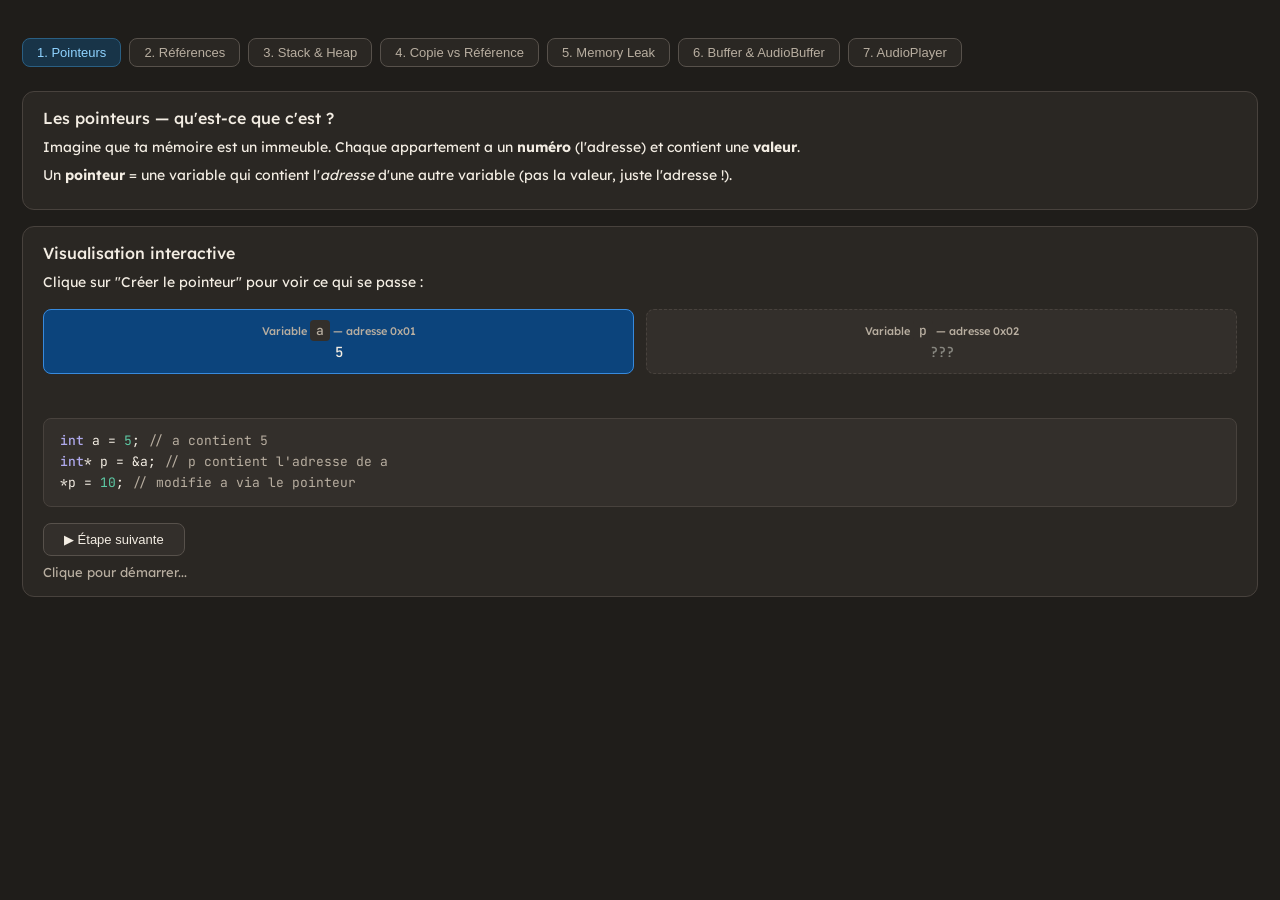
<file: dev4/cpp_memory_cours_interactif.html>
<!doctype html>
<html lang="fr">
  <head>
    <meta charset="UTF-8" />
    <meta name="viewport" content="width=device-width, initial-scale=1.0" />
  </head>
  <body>
    <style>
      @import url("https://fonts.googleapis.com/css2?family=Lexend:wght@300;400;500;700;900&family=JetBrains+Mono:wght@400;700&display=swap");
      :root {
        --font-sans: "Lexend", sans-serif;
        --font-mono: "JetBrains Mono", monospace;
        --border-radius-md: 8px;
        --border-radius-lg: 12px;
        --color-background-primary: #2a2723;
        --color-background-secondary: #332f2b;
        --color-background-info: #183448;
        --color-border-secondary: #57514b;
        --color-border-tertiary: #48423d;
        --color-border-info: #2a5f83;
        --color-text-primary: #f3ede3;
        --color-text-secondary: #b8aea0;
        --color-text-tertiary: #888780;
        --color-text-info: #8fd3ff;
      }
      html,
      body {
        margin: 0;
        padding: 0;
        background: #1f1d1a;
        color: var(--color-text-primary);
        font-family: var(--font-sans);
      }
      body {
        padding: 22px;
      }
      * {
        box-sizing: border-box;
      }
      body,
      div {
        font-family: var(--font-sans, sans-serif);
      }
      .cours {
        padding: 1rem 0;
      }
      .nav {
        display: flex;
        gap: 8px;
        flex-wrap: wrap;
        margin-bottom: 1.5rem;
      }
      .nav-btn {
        padding: 6px 14px;
        border-radius: var(--border-radius-md);
        border: 0.5px solid var(--color-border-secondary);
        background: var(--color-background-primary);
        cursor: pointer;
        font-size: 13px;
        color: var(--color-text-secondary);
        transition: all 0.15s;
      }
      .nav-btn.active {
        background: var(--color-background-info);
        color: var(--color-text-info);
        border-color: var(--color-border-info);
      }
      .nav-btn:hover:not(.active) {
        background: var(--color-background-secondary);
      }
      .section {
        display: none;
      }
      .section.active {
        display: block;
      }
      .card {
        background: var(--color-background-primary);
        border: 0.5px solid var(--color-border-tertiary);
        border-radius: var(--border-radius-lg);
        padding: 1rem 1.25rem;
        margin-bottom: 1rem;
      }
      .mem-grid {
        display: grid;
        grid-template-columns: 1fr 1fr;
        gap: 12px;
        margin-top: 1rem;
      }
      .mem-box {
        border-radius: var(--border-radius-md);
        padding: 12px;
        text-align: center;
        border: 0.5px solid var(--color-border-tertiary);
        position: relative;
        overflow: hidden;
      }
      .mem-box.blue {
        background: #0c447c;
        border-color: #378add;
        color: #b5d4f4;
      }
      .mem-box.red {
        background: #791f1f;
        border-color: #e24b4a;
        color: #f7c1c1;
      }
      .mem-box.green {
        background: #085041;
        border-color: #639922;
        color: #9fe1cb;
      }
      .mem-box.amber {
        background: #633806;
        border-color: #ba7517;
        color: #fac775;
      }
      .label {
        font-size: 11px;
        color: var(--color-text-secondary);
        margin-bottom: 4px;
        font-weight: 500;
      }
      .value {
        font-size: 14px;
        font-weight: 500;
        color: var(--color-text-primary);
        font-family: var(--font-mono, monospace);
      }
      .arrow {
        font-size: 20px;
        color: var(--color-text-secondary);
        text-align: center;
        margin: 4px 0;
      }
      code {
        font-family: var(--font-mono, monospace);
        font-size: 13px;
        background: var(--color-background-secondary);
        padding: 2px 6px;
        border-radius: 4px;
      }
      .code-block {
        background: var(--color-background-secondary);
        border-radius: var(--border-radius-md);
        padding: 12px 16px;
        font-family: var(--font-mono, monospace);
        font-size: 13px;
        color: var(--color-text-primary);
        margin: 8px 0;
        line-height: 1.6;
        border: 0.5px solid var(--color-border-tertiary);
      }
      .kw {
        color: #afa9ec;
        font-weight: 500;
      }
      .cm {
        color: var(--color-text-secondary);
      }
      .str {
        color: #5dcaa5;
      }
      .anim-box {
        border-radius: var(--border-radius-md);
        padding: 10px;
        font-size: 13px;
        border: 0.5px solid var(--color-border-tertiary);
        transition: all 0.4s;
        text-align: center;
        font-family: var(--font-mono, monospace);
        background: var(--color-background-primary);
      }
      .anim-box.highlight {
        background: #633806;
        border-color: #ba7517;
        color: #fac775;
        transform: scale(1.04);
      }
      .anim-box.deleted {
        background: var(--color-background-secondary);
        opacity: 0.4;
        text-decoration: line-through;
      }
      .heap-visual {
        display: flex;
        flex-direction: column;
        gap: 4px;
        margin-top: 8px;
      }
      .step-btn {
        padding: 8px 20px;
        border-radius: var(--border-radius-md);
        border: 0.5px solid var(--color-border-secondary);
        background: var(--color-background-secondary);
        cursor: pointer;
        font-size: 13px;
        color: var(--color-text-primary);
        transition: all 0.15s;
        margin-top: 8px;
      }
      .step-btn:hover {
        background: var(--color-background-info);
        color: var(--color-text-info);
        border-color: var(--color-border-info);
      }
      .badge {
        display: inline-block;
        padding: 2px 8px;
        border-radius: 20px;
        font-size: 11px;
        font-weight: 500;
        margin-left: 6px;
      }
      .badge.ok {
        background: #085041;
        color: #9fe1cb;
      }
      .badge.err {
        background: #791f1f;
        color: #f7c1c1;
      }
      .slider-row {
        display: flex;
        align-items: center;
        gap: 12px;
        margin: 8px 0;
        font-size: 13px;
      }
      .result-box {
        border-radius: var(--border-radius-md);
        padding: 10px 14px;
        font-size: 13px;
        font-family: var(--font-mono, monospace);
        margin-top: 8px;
        border: 0.5px solid var(--color-border-tertiary);
        background: var(--color-background-secondary);
      }
      h2 {
        font-size: 16px;
        font-weight: 500;
        margin: 0 0 8px;
        color: var(--color-text-primary);
      }
      p {
        font-size: 14px;
        color: var(--color-text-primary);
        margin: 6px 0;
        line-height: 1.6;
      }
      .pill {
        display: inline-block;
        padding: 3px 10px;
        border-radius: 20px;
        font-size: 12px;
        background: #0c447c;
        color: #b5d4f4;
        margin: 2px;
      }
      .two-col {
        display: grid;
        grid-template-columns: 1fr 1fr;
        gap: 12px;
      }
      @media (max-width: 500px) {
        .mem-grid,
        .two-col {
          grid-template-columns: 1fr;
        }
      }
    </style>

    <div class="cours">
      <div class="nav">
        <button class="nav-btn active" onclick="show('pointeurs', event)">
          1. Pointeurs
        </button>
        <button class="nav-btn" onclick="show('refs', event)">
          2. Références
        </button>
        <button class="nav-btn" onclick="show('stack-heap', event)">
          3. Stack & Heap
        </button>
        <button class="nav-btn" onclick="show('copy-ref', event)">
          4. Copie vs Référence
        </button>
        <button class="nav-btn" onclick="show('memory-leak', event)">
          5. Memory Leak
        </button>
        <button class="nav-btn" onclick="show('buffer', event)">
          6. Buffer & AudioBuffer
        </button>
        <button class="nav-btn" onclick="show('audioplayer', event)">
          7. AudioPlayer
        </button>
      </div>

      <!-- SECTION 1: POINTEURS -->
      <div class="section active" id="s-pointeurs">
        <div class="card">
          <h2>Les pointeurs — qu'est-ce que c'est ?</h2>
          <p>
            Imagine que ta mémoire est un immeuble. Chaque appartement a un
            <strong>numéro</strong> (l'adresse) et contient une
            <strong>valeur</strong>.
          </p>
          <p>
            Un <strong>pointeur</strong> = une variable qui contient l'<em
              >adresse</em
            >
            d'une autre variable (pas la valeur, juste l'adresse !).
          </p>
        </div>

        <div class="card">
          <h2>Visualisation interactive</h2>
          <p>Clique sur "Créer le pointeur" pour voir ce qui se passe :</p>

          <div class="mem-grid">
            <div class="mem-box blue" id="box-a">
              <div class="label">Variable <code>a</code> — adresse 0x01</div>
              <div class="value" id="val-a">5</div>
            </div>
            <div
              class="mem-box"
              id="box-p"
              style="
                background: var(--color-background-secondary);
                border-style: dashed;
              "
            >
              <div class="label">Variable <code>p</code> — adresse 0x02</div>
              <div
                class="value"
                id="val-p"
                style="color: var(--color-text-tertiary)"
              >
                ???
              </div>
            </div>
          </div>
          <div
            style="text-align: center; margin: 8px 0; font-size: 22px"
            id="pointer-arrow"
            style="opacity: 0"
          >
            ⠀
          </div>

          <div class="code-block">
            <span class="kw">int</span> a = <span class="str">5</span>;
            <span class="cm">// a contient 5</span><br />
            <span class="kw">int</span>* p = &amp;a;
            <span class="cm">// p contient l'adresse de a</span><br />
            *p = <span class="str">10</span>;
            <span class="cm">// modifie a via le pointeur</span>
          </div>

          <button class="step-btn" onclick="stepPointer()">
            ▶ Étape suivante
          </button>
          <div
            id="pointer-expl"
            style="
              font-size: 13px;
              color: var(--color-text-secondary);
              margin-top: 8px;
            "
          >
            Clique pour démarrer...
          </div>
        </div>
      </div>

      <!-- SECTION 2: RÉFÉRENCES -->
      <div class="section" id="s-refs">
        <div class="card">
          <h2>Les références — un surnom !</h2>
          <p>
            Une référence c'est comme un <strong>surnom</strong> pour une
            variable. Ce n'est pas une copie, c'est la <em>même</em> chose avec
            un autre nom.
          </p>
        </div>

        <div class="card">
          <h2>Pointeur vs Référence</h2>
          <div class="two-col">
            <div>
              <div
                style="
                  font-size: 13px;
                  font-weight: 500;
                  margin-bottom: 8px;
                  color: var(--color-text-secondary);
                "
              >
                Pointeur <span class="badge err">contient une adresse</span>
              </div>
              <div class="code-block">
                <span class="kw">int</span>* p = &amp;a;<br />*p = 10;
                <span class="cm">// déréférence</span><br />p->methode();
                <span class="cm">// objet</span>
              </div>
              <p style="font-size: 12px; color: var(--color-text-secondary)">
                Peut pointer ailleurs. Peut être null.
              </p>
            </div>
            <div>
              <div
                style="
                  font-size: 13px;
                  font-weight: 500;
                  margin-bottom: 8px;
                  color: var(--color-text-secondary);
                "
              >
                Référence <span class="badge ok">alias direct</span>
              </div>
              <div class="code-block">
                <span class="kw">int</span>&amp; ref = a;<br />ref = 10;
                <span class="cm">// comme a = 10</span><br />ref.methode();
                <span class="cm">// objet</span>
              </div>
              <p style="font-size: 12px; color: var(--color-text-secondary)">
                Toujours la même variable. Ne peut pas être null.
              </p>
            </div>
          </div>

          <div style="margin-top: 12px">
            <div id="ref-val-a" class="anim-box">
              a = <span id="rv-a">5</span>
            </div>
            <div class="arrow">↕ même chose</div>
            <div id="ref-val-ref" class="anim-box">
              ref = <span id="rv-ref">5</span>
            </div>
          </div>

          <button class="step-btn" onclick="changeRef()">
            Modifier via la référence → <code>ref = 99</code>
          </button>
          <div
            id="ref-expl"
            style="
              font-size: 13px;
              color: var(--color-text-secondary);
              margin-top: 8px;
            "
          >
            Les deux variables pointent vers la même valeur.
          </div>
        </div>
      </div>

      <!-- SECTION 3: STACK & HEAP -->
      <div class="section" id="s-stack-heap">
        <div class="card">
          <h2>Stack (pile) vs Heap (tas)</h2>
          <p>La mémoire a deux grandes zones pour stocker des données :</p>
          <div class="two-col" style="margin-top: 10px">
            <div class="mem-box blue">
              <div class="label">Stack (pile) 🟦</div>
              <div class="value" style="font-size: 13px">
                Automatique<br />Rapide<br />Durée limitée
              </div>
            </div>
            <div class="mem-box red">
              <div class="label">Heap (tas) 🟥</div>
              <div class="value" style="font-size: 13px">
                Manuel<br />Flexible<br />Tu gères toi-même
              </div>
            </div>
          </div>
        </div>

        <div class="card">
          <h2>Simulation interactive</h2>
          <div class="two-col">
            <div>
              <div
                style="font-size: 13px; font-weight: 500; margin-bottom: 6px"
              >
                STACK
              </div>
              <div id="stack-items" class="heap-visual"></div>
              <button class="step-btn" onclick="pushStack()">
                Ajouter variable
              </button>
              <button
                class="step-btn"
                onclick="popStack()"
                style="margin-left: 6px"
              >
                Fin du bloc
              </button>
            </div>
            <div>
              <div
                style="font-size: 13px; font-weight: 500; margin-bottom: 6px"
              >
                HEAP
              </div>
              <div id="heap-items" class="heap-visual"></div>
              <button class="step-btn" onclick="pushHeap()">
                new Song(...)
              </button>
              <button
                class="step-btn"
                onclick="deleteHeap()"
                style="margin-left: 6px"
              >
                delete
              </button>
            </div>
          </div>
          <div id="sh-expl" class="result-box" style="margin-top: 12px">
            Utilise les boutons pour voir comment la mémoire se remplit et se
            vide.
          </div>
        </div>
      </div>

      <!-- SECTION 4: COPIE VS RÉFÉRENCE -->
      <div class="section" id="s-copy-ref">
        <div class="card">
          <h2>Copie vs Référence d'objet</h2>
          <p>
            <strong>Copie</strong> = nouvelle boîte indépendante.
            <strong>Référence</strong> = même boîte, autre nom.
          </p>
        </div>

        <div class="card">
          <h2>La classe Song en action</h2>
          <div class="code-block">
            Song mySong(<span class="str">"mon sinus"</span>,
            <span class="str">"Replica2"</span>,
            <span class="str">"Huntrill"</span>);<br />
            Song mySongCopy = mySong;
            <span class="cm">// copie indépendante</span><br />
            Song&amp; mySongRef = mySong;
            <span class="cm">// alias (même objet)</span>
          </div>

          <div
            style="
              display: grid;
              grid-template-columns: 1fr 1fr 1fr;
              gap: 8px;
              margin-top: 12px;
            "
          >
            <div class="mem-box blue">
              <div class="label">mySong</div>
              <div class="value" id="song-original" style="font-size: 12px">
                mon sinus
              </div>
            </div>
            <div class="mem-box green">
              <div class="label">mySongCopy</div>
              <div class="value" id="song-copy" style="font-size: 12px">
                mon sinus
              </div>
            </div>
            <div class="mem-box amber">
              <div class="label">mySongRef (alias)</div>
              <div class="value" id="song-ref" style="font-size: 12px">
                mon sinus
              </div>
            </div>
          </div>

          <button class="step-btn" onclick="changeTitle()">
            Faire <code>mySong.setTitle("nouveau titre")</code>
          </button>
          <div id="copy-expl" class="result-box" style="margin-top: 10px">
            Clique pour voir ce qui change...
          </div>
        </div>
      </div>

      <!-- SECTION 5: MEMORY LEAK -->
      <div class="section" id="s-memory-leak">
        <div class="card">
          <h2>Memory Leak — la fuite mémoire</h2>
          <p>
            Si tu crées des objets avec <code>new</code> mais que tu oublies
            <code>delete</code>, la mémoire se remplit sans jamais se vider.
            C'est la <strong>fuite mémoire</strong>.
          </p>
          <p>
            Image : louer des boîtes sans jamais les rendre. La RAM monte,
            monte, monte...
          </p>
        </div>

        <div class="card">
          <h2>Simulation de la boucle infinie</h2>
          <div class="code-block">
            <span class="kw">void</span> triggerMemoryLeak() {<br />
            &nbsp;&nbsp;<span class="kw">while</span> (<span class="str"
              >true</span
            >) {<br />
            &nbsp;&nbsp;&nbsp;&nbsp;Song* song =
            <span class="kw">new</span> Song(...);<br />
            &nbsp;&nbsp;&nbsp;&nbsp;<span class="cm">// jamais de delete !</span
            ><br />
            &nbsp;&nbsp;}<br />
            }
          </div>

          <div
            style="
              margin-bottom: 8px;
              font-size: 13px;
              color: var(--color-text-secondary);
            "
          >
            RAM utilisée :
          </div>
          <div
            style="
              background: var(--color-background-secondary);
              border-radius: 8px;
              height: 24px;
              border: 0.5px solid var(--color-border-tertiary);
              overflow: hidden;
              position: relative;
            "
          >
            <div
              id="ram-bar"
              style="
                height: 100%;
                width: 5%;
                background: #e24b4a;
                transition: width 0.3s;
                border-radius: 8px;
              "
            ></div>
            <div
              id="ram-label"
              style="
                position: absolute;
                right: 8px;
                top: 3px;
                font-size: 12px;
                color: var(--color-text-secondary);
              "
            >
              5%
            </div>
          </div>

          <div
            id="leak-items"
            class="heap-visual"
            style="max-height: 180px; overflow-y: auto; margin-top: 8px"
          ></div>

          <div
            style="display: flex; gap: 8px; margin-top: 8px; flex-wrap: wrap"
          >
            <button class="step-btn" id="leak-btn" onclick="startLeak()">
              ▶ Lancer la boucle
            </button>
            <button
              class="step-btn"
              onclick="stopLeak()"
              style="border-color: #e24b4a; color: #f7c1c1"
            >
              ⬛ Stopper
            </button>
            <button class="step-btn" onclick="resetLeak()">↺ Reset</button>
          </div>
          <div id="leak-expl" class="result-box" style="margin-top: 8px">
            La mémoire restera vide tant que tu ne lances pas la boucle.
          </div>
        </div>
      </div>

      <!-- SECTION 6: BUFFER & AUDIOBUFFER -->
      <div class="section" id="s-buffer">
        <div class="card">
          <h2>C'est quoi un Buffer ?</h2>
          <p>
            Imagine une <strong>file d'attente</strong> devant un guichet. Les
            gens arrivent, font la queue, et passent un par un. Le buffer c'est
            pareil : c'est une <strong>zone mémoire temporaire</strong> qui
            stocke des données en attendant qu'elles soient traitées.
          </p>
          <p>
            En C++, un buffer c'est simplement un
            <strong>tableau</strong> (array) qui garde des valeurs en mémoire
            avant qu'on les utilise.
          </p>

          <div style="margin-top: 14px">
            <svg width="100%" viewBox="0 0 640 170">
              <!-- Le tuyau -->
              <rect
                x="40"
                y="20"
                width="560"
                height="40"
                rx="8"
                fill="var(--color-background-secondary)"
                stroke="var(--color-border-secondary)"
                stroke-width="1"
              />
              <text
                x="320"
                y="45"
                text-anchor="middle"
                font-size="13"
                fill="var(--color-text-secondary)"
                font-weight="500"
              >
                Buffer = zone tampon en mémoire
              </text>

              <!-- Flèche entrée -->
              <text x="10" y="45" font-size="16" fill="#5DCAA5">→</text>
              <text
                x="40"
                y="80"
                font-size="11"
                fill="var(--color-text-secondary)"
              >
                Données qui arrivent
              </text>

              <!-- Flèche sortie -->
              <text x="610" y="45" font-size="16" fill="#85B7EB">→</text>
              <text
                x="490"
                y="80"
                font-size="11"
                fill="var(--color-text-secondary)"
              >
                Données traitées
              </text>

              <!-- Analogie -->
              <g onclick="bufExpl('queue')" style="cursor: pointer">
                <rect
                  x="40"
                  y="100"
                  width="170"
                  height="55"
                  rx="8"
                  fill="#085041"
                  stroke="#5DCAA5"
                  stroke-width="0.5"
                />
                <text
                  x="125"
                  y="122"
                  text-anchor="middle"
                  font-size="12"
                  fill="#9FE1CB"
                  font-weight="500"
                >
                  🚶 File d'attente
                </text>
                <text
                  x="125"
                  y="140"
                  text-anchor="middle"
                  font-size="10"
                  fill="#9FE1CB"
                >
                  Analogie du quotidien
                </text>
              </g>
              <g onclick="bufExpl('array')" style="cursor: pointer">
                <rect
                  x="235"
                  y="100"
                  width="170"
                  height="55"
                  rx="8"
                  fill="#0C447C"
                  stroke="#378ADD"
                  stroke-width="0.5"
                />
                <text
                  x="320"
                  y="122"
                  text-anchor="middle"
                  font-size="12"
                  fill="#B5D4F4"
                  font-weight="500"
                >
                  📦 Tableau C++
                </text>
                <text
                  x="320"
                  y="140"
                  text-anchor="middle"
                  font-size="10"
                  fill="#B5D4F4"
                >
                  float buffer[1024]
                </text>
              </g>
              <g onclick="bufExpl('why')" style="cursor: pointer">
                <rect
                  x="430"
                  y="100"
                  width="170"
                  height="55"
                  rx="8"
                  fill="#633806"
                  stroke="#BA7517"
                  stroke-width="0.5"
                />
                <text
                  x="515"
                  y="122"
                  text-anchor="middle"
                  font-size="12"
                  fill="#FAC775"
                  font-weight="500"
                >
                  ❓ Pourquoi ?
                </text>
                <text
                  x="515"
                  y="140"
                  text-anchor="middle"
                  font-size="10"
                  fill="#FAC775"
                >
                  Rapidité & organisation
                </text>
              </g>
            </svg>
          </div>
          <div id="buf-expl" class="result-box">
            Clique sur une brique pour comprendre le concept.
          </div>
        </div>

        <div class="card">
          <h2>L'AudioBuffer — un buffer pour le son</h2>
          <p>
            Un <strong>AudioBuffer</strong> c'est un buffer spécialisé : il
            contient des <strong>échantillons audio</strong> — des nombres entre
            <code>-1.0</code> et <code>+1.0</code> qui représentent le son.
          </p>
          <p>
            Chaque nombre = la position du haut-parleur à un instant donné. Mis
            bout à bout, ça fait un son !
          </p>

          <div class="code-block">
            <span class="cm"
              >// Un AudioBuffer, c'est juste un tableau de float</span
            ><br />
            <span class="kw">float</span> audioBuffer[<span class="str">8</span
            >] = {<br />
            &nbsp;&nbsp;<span class="str">0.0</span>,
            <span class="str">0.5</span>, <span class="str">0.9</span>,
            <span class="str">0.5</span>,<br />
            &nbsp;&nbsp;<span class="str">0.0</span>,
            <span class="str">-0.5</span>, <span class="str">-0.9</span>,
            <span class="str">-0.5</span><br />
            };
          </div>

          <div style="margin-top: 12px">
            <div
              style="
                font-size: 13px;
                font-weight: 500;
                margin-bottom: 8px;
                color: var(--color-text-secondary);
              "
            >
              Visualisation : clique sur chaque case pour voir sa valeur
            </div>
            <div
              style="
                display: grid;
                grid-template-columns: repeat(8, 1fr);
                gap: 4px;
              "
              id="buf-cells"
            ></div>
            <svg
              width="100%"
              viewBox="0 0 640 100"
              style="margin-top: 8px"
              id="buf-wave-svg"
            >
              <line
                x1="20"
                y1="50"
                x2="620"
                y2="50"
                stroke="var(--color-border-secondary)"
                stroke-width="0.5"
              />
              <line
                x1="20"
                y1="10"
                x2="620"
                y2="10"
                stroke="#E24B4A"
                stroke-width="0.5"
                stroke-dasharray="3 3"
              />
              <line
                x1="20"
                y1="90"
                x2="620"
                y2="90"
                stroke="#E24B4A"
                stroke-width="0.5"
                stroke-dasharray="3 3"
              />
              <text
                x="8"
                y="14"
                style="font-size: 10px; fill: var(--color-text-tertiary)"
              >
                +1
              </text>
              <text
                x="4"
                y="94"
                style="font-size: 10px; fill: var(--color-text-tertiary)"
              >
                -1
              </text>
              <polyline
                id="buf-wave-line"
                points=""
                fill="none"
                stroke="#85B7EB"
                stroke-width="2"
                stroke-linecap="round"
                stroke-linejoin="round"
              />
              <g id="buf-wave-dots"></g>
            </svg>
          </div>
          <div id="buf-cell-expl" class="result-box">
            Chaque case du tableau = un échantillon audio. Clique sur une case !
          </div>
        </div>

        <div class="card">
          <h2>Du buffer au son — le sinus</h2>
          <p>
            Si on remplit le buffer avec la formule <code>sin()</code>, on
            obtient une <strong>onde sinusoïdale</strong> — le son le plus pur
            qui existe (comme un sifflement).
          </p>
          <p>
            La formule :
            <code>buffer[i] = sin(2π × fréquence × i / sampleRate)</code>
          </p>

          <div class="slider-row">
            <span style="font-size: 13px; color: var(--color-text-secondary)"
              >Échantillons</span
            >
            <input
              type="range"
              min="4"
              max="64"
              value="16"
              id="buf-size-slider"
              style="flex: 1"
              oninput="updateBufSine()"
            />
            <span
              id="buf-size-label"
              style="min-width: 30px; font-size: 13px; font-weight: 500"
              >16</span
            >
          </div>

          <svg
            width="100%"
            viewBox="0 0 640 120"
            style="margin: 8px 0"
            id="buf-sine-svg"
          >
            <line
              x1="20"
              y1="60"
              x2="620"
              y2="60"
              stroke="var(--color-border-secondary)"
              stroke-width="0.5"
            />
            <line
              x1="20"
              y1="15"
              x2="620"
              y2="15"
              stroke="#E24B4A"
              stroke-width="0.5"
              stroke-dasharray="3 3"
            />
            <line
              x1="20"
              y1="105"
              x2="620"
              y2="105"
              stroke="#E24B4A"
              stroke-width="0.5"
              stroke-dasharray="3 3"
            />
            <text
              x="8"
              y="19"
              style="font-size: 10px; fill: var(--color-text-tertiary)"
            >
              +1
            </text>
            <text
              x="4"
              y="109"
              style="font-size: 10px; fill: var(--color-text-tertiary)"
            >
              -1
            </text>
            <polyline
              id="buf-sine-line"
              points=""
              fill="none"
              stroke="#5DCAA5"
              stroke-width="1.5"
              stroke-dasharray="4 3"
            />
            <g id="buf-sine-dots"></g>
          </svg>
          <div id="buf-sine-expl" class="result-box">
            Plus il y a d'échantillons, plus la courbe est précise. 16 points
            suffisent pour voir la forme d'onde.
          </div>
        </div>
      </div>

      <!-- SECTION 7: AUDIOPLAYER -->
      <div class="section" id="s-audioplayer">
        <div class="card">
          <h2>La classe AudioPlayer</h2>
          <p>
            L'AudioPlayer prend une Song, accède à son tableau de valeurs audio,
            applique le volume, et affiche les résultats.
          </p>
          <p>
            La formule : <code>audioOut = volume × audioIn</code> — puis on
            limite entre -1 et 1.
          </p>
        </div>

        <div class="card">
          <h2>Visualisation du signal audio</h2>
          <div class="slider-row">
            <span style="font-size: 13px; color: var(--color-text-secondary)"
              >Volume</span
            >
            <input
              type="range"
              min="0"
              max="200"
              value="100"
              id="vol-slider"
              style="flex: 1"
              oninput="updateAudio()"
            />
            <span
              id="vol-label"
              style="min-width: 40px; font-size: 13px; font-weight: 500"
              >1.0</span
            >
          </div>

          <svg width="100%" viewBox="0 0 640 120" style="margin: 8px 0">
            <defs>
              <marker
                id="arr2"
                viewBox="0 0 10 10"
                refX="8"
                refY="5"
                markerWidth="5"
                markerHeight="5"
                orient="auto-start-reverse"
              >
                <path
                  d="M2 1L8 5L2 9"
                  fill="none"
                  stroke="context-stroke"
                  stroke-width="1.5"
                  stroke-linecap="round"
                />
              </marker>
            </defs>
            <line
              x1="20"
              y1="60"
              x2="620"
              y2="60"
              stroke="var(--color-border-secondary)"
              stroke-width="0.5"
            />
            <polyline
              id="wave-line"
              points=""
              fill="none"
              stroke="#85B7EB"
              stroke-width="2"
              stroke-linecap="round"
              stroke-linejoin="round"
            />
            <line
              x1="20"
              y1="20"
              x2="620"
              y2="20"
              stroke="#E24B4A"
              stroke-width="0.5"
              stroke-dasharray="3 3"
            />
            <line
              x1="20"
              y1="100"
              x2="620"
              y2="100"
              stroke="#E24B4A"
              stroke-width="0.5"
              stroke-dasharray="3 3"
            />
            <text
              x="8"
              y="24"
              style="font-size: 10px; fill: var(--color-text-tertiary)"
            >
              +1
            </text>
            <text
              x="4"
              y="104"
              style="font-size: 10px; fill: var(--color-text-tertiary)"
            >
              -1
            </text>
          </svg>

          <div
            style="
              display: grid;
              grid-template-columns: repeat(5, 1fr);
              gap: 4px;
              margin-top: 4px;
            "
            id="sample-boxes"
          ></div>
          <div id="audio-expl" class="result-box" style="margin-top: 10px">
            Volume 1.0 — signal original.
          </div>
        </div>
      </div>
    </div>

    <script>
      var pStep = 0;
      function show(id, e) {
        document
          .querySelectorAll(".section")
          .forEach((s) => s.classList.remove("active"));
        document
          .querySelectorAll(".nav-btn")
          .forEach((b) => b.classList.remove("active"));
        document.getElementById("s-" + id).classList.add("active");
        e.target.classList.add("active");
      }

      // POINTEURS
      function stepPointer() {
        pStep++;
        var a = document.getElementById("box-a");
        var p = document.getElementById("box-p");
        var vp = document.getElementById("val-p");
        var va = document.getElementById("val-a");
        var arr = document.getElementById("pointer-arrow");
        var expl = document.getElementById("pointer-expl");
        if (pStep === 1) {
          p.style.background = "#0C447C";
          p.style.borderColor = "#378ADD";
          p.style.borderStyle = "solid";
          vp.textContent = "0x01";
          vp.style.color = "";
          arr.textContent = "p → adresse de a →";
          arr.style.color = "#85B7EB";
          expl.textContent =
            "int* p = &a; — p contient maintenant l'adresse de a (0x01)";
        } else if (pStep === 2) {
          va.textContent = "10";
          a.style.background = "#633806";
          a.style.borderColor = "#BA7517";
          expl.textContent =
            "*p = 10; — on déréférence p, on va à l'adresse 0x01 et on modifie a → a vaut maintenant 10 !";
        } else {
          pStep = 0;
          va.textContent = "5";
          a.style.background = "";
          a.style.borderColor = "#378ADD";
          p.style.background = "var(--color-background-secondary)";
          p.style.borderStyle = "dashed";
          vp.textContent = "???";
          vp.style.color = "var(--color-text-tertiary)";
          arr.textContent = "⠀";
          expl.textContent = "Recommencer...";
        }
      }

      // RÉFÉRENCES
      var refChanged = false;
      function changeRef() {
        refChanged = !refChanged;
        var rv = refChanged ? 99 : 5;
        document.getElementById("rv-a").textContent = rv;
        document.getElementById("rv-ref").textContent = rv;
        document
          .getElementById("ref-val-a")
          .classList.toggle("highlight", refChanged);
        document
          .getElementById("ref-val-ref")
          .classList.toggle("highlight", refChanged);
        document.getElementById("ref-expl").textContent = refChanged
          ? "ref = 99 → a vaut aussi 99 ! Ce sont la même variable. La référence modifie l'original."
          : "Retour à 5. La référence est juste un surnom — jamais une copie.";
      }

      // STACK & HEAP
      var stackItems = [],
        heapItems = [],
        heapCount = 0;
      function pushStack() {
        var vars = ["mySong", "x = 5", "result", "i = 0", "player"];
        var nm = vars[stackItems.length % vars.length];
        stackItems.push(nm);
        renderSH();
        document.getElementById("sh-expl").textContent =
          '"' +
          nm +
          '" ajouté à la Stack. Automatique, rapide — disparaît à la fin du bloc.';
      }
      function popStack() {
        if (!stackItems.length) {
          document.getElementById("sh-expl").textContent =
            "La Stack est vide !";
          return;
        }
        var rm = stackItems.pop();
        renderSH();
        document.getElementById("sh-expl").textContent =
          '"' +
          rm +
          '" supprimé automatiquement (fin du bloc). Aucun delete nécessaire !';
      }
      function pushHeap() {
        heapCount++;
        heapItems.push({ id: heapCount, deleted: false });
        renderSH();
        document.getElementById("sh-expl").textContent =
          "new Song() crée Song #" +
          heapCount +
          " dans le Heap. Tu dois faire delete manuellement !";
      }
      function deleteHeap() {
        var alive = heapItems.filter((x) => !x.deleted);
        if (!alive.length) {
          document.getElementById("sh-expl").textContent =
            "Heap vide — rien à supprimer.";
          return;
        }
        alive[alive.length - 1].deleted = true;
        renderSH();
        document.getElementById("sh-expl").textContent =
          "delete libère la mémoire. Si tu oublies → memory leak !";
      }
      function renderSH() {
        var si = document.getElementById("stack-items");
        si.innerHTML = stackItems
          .slice()
          .reverse()
          .map(
            (n) =>
              '<div class="anim-box" style="background:#0C447C;border-color:#378ADD;color:#B5D4F4;margin-bottom:3px">' +
              n +
              "</div>",
          )
          .join("");
        if (!stackItems.length)
          si.innerHTML =
            '<div style="font-size:12px;color:var(--color-text-tertiary);text-align:center;padding:12px">vide</div>';
        var hi = document.getElementById("heap-items");
        hi.innerHTML = heapItems
          .map(
            (x) =>
              '<div class="anim-box ' +
              (x.deleted ? "deleted" : "") +
              (x.deleted ? "" : " highlight") +
              '" style="margin-bottom:3px">' +
              (x.deleted ? "[libéré]" : "Song #" + x.id) +
              " </div>",
          )
          .join("");
        if (!heapItems.length)
          hi.innerHTML =
            '<div style="font-size:12px;color:var(--color-text-tertiary);text-align:center;padding:12px">vide</div>';
      }
      renderSH();

      // COPIE VS REF
      var titleChanged = false;
      function changeTitle() {
        titleChanged = !titleChanged;
        var t = titleChanged ? "nouveau titre" : "mon sinus";
        document.getElementById("song-original").textContent = titleChanged
          ? "nouveau titre"
          : "mon sinus";
        document.getElementById("song-ref").textContent = titleChanged
          ? "nouveau titre"
          : "mon sinus";
        document.getElementById("song-copy").textContent = "mon sinus";
        document.getElementById("copy-expl").textContent = titleChanged
          ? 'mySong → "nouveau titre" | mySongCopy → "mon sinus" (copie indépendante !) | mySongRef → "nouveau titre" (alias = même objet)'
          : "Retour à l'état initial.";
      }

      // MEMORY LEAK
      var leakInterval = null,
        leakCount = 0;
      function startLeak() {
        if (leakInterval) return;
        leakInterval = setInterval(function () {
          leakCount++;
          var pct = Math.min(99, 5 + leakCount * 3);
          document.getElementById("ram-bar").style.width = pct + "%";
          document.getElementById("ram-label").textContent = pct + "%";
          var box = document.createElement("div");
          box.className = "anim-box highlight";
          box.style.marginBottom = "3px";
          box.style.fontSize = "12px";
          box.textContent =
            "Song #" + leakCount + " — adresse perdue, jamais libérée";
          var c = document.getElementById("leak-items");
          c.appendChild(box);
          c.scrollTop = c.scrollHeight;
          document.getElementById("leak-expl").textContent =
            "🚨 " +
            leakCount +
            " objet(s) en mémoire, jamais supprimé(s). RAM: " +
            pct +
            "%";
          if (leakCount >= 20) stopLeak();
        }, 400);
      }
      function stopLeak() {
        clearInterval(leakInterval);
        leakInterval = null;
        if (leakCount > 0)
          document.getElementById("leak-expl").textContent =
            "Boucle stoppée. " +
            leakCount +
            " Song en mémoire et aucun delete → fuite totale !";
      }
      function resetLeak() {
        stopLeak();
        leakCount = 0;
        document.getElementById("ram-bar").style.width = "5%";
        document.getElementById("ram-label").textContent = "5%";
        document.getElementById("leak-items").innerHTML = "";
        document.getElementById("leak-expl").textContent =
          "Reset. Prêt pour une nouvelle simulation.";
      }

      // AUDIO
      function updateAudio() {
        var vol = parseFloat(document.getElementById("vol-slider").value) / 100;
        document.getElementById("vol-label").textContent = vol.toFixed(1);
        var pts = [];
        var samples = [];
        var n = 50;
        for (var i = 0; i < n; i++) {
          var raw = Math.sin(((2 * Math.PI * 440 * i) / 44100) * 80);
          var v = raw * vol;
          if (v > 1) v = 1;
          if (v < -1) v = -1;
          samples.push(v);
          var x = 20 + (600 / n) * i;
          var y = 60 - v * 40;
          pts.push(x + "," + y);
        }
        document
          .getElementById("wave-line")
          .setAttribute("points", pts.join(" "));
        var color = vol > 1.5 ? "#E24B4A" : vol < 0.3 ? "#9c9a92" : "#85B7EB";
        document.getElementById("wave-line").setAttribute("stroke", color);

        var boxes = document.getElementById("sample-boxes");
        boxes.innerHTML = "";
        for (var j = 0; j < 5; j++) {
          var sv = samples[j * 4];
          var b = document.createElement("div");
          b.className = "anim-box";
          b.style.fontSize = "11px";
          b.style.padding = "6px 4px";
          b.textContent = sv.toFixed(3);
          var intensity = Math.abs(sv);
          b.style.background =
            "rgba(24,95,165," + (0.1 + intensity * 0.4) + ")";
          b.style.borderColor =
            "rgba(24,95,165," + (0.3 + intensity * 0.5) + ")";
          b.style.color = "var(--color-text-primary)";
          boxes.appendChild(b);
        }

        var msg =
          vol === 0
            ? "Volume 0 — silence total."
            : vol < 0.5
              ? "Volume faible — signal réduit."
              : vol === 1.0
                ? "Volume 1.0 — signal original."
                : vol > 1.5
                  ? "🚨 Volume > 1 — valeurs limitées entre -1 et +1 (clipping) !"
                  : "Volume modifié — toutes les valeurs multipliées par " +
                    vol.toFixed(1);
        document.getElementById("audio-expl").textContent = msg;
      }
      updateAudio();

      // BUFFER
      var bufSamples = [0.0, 0.5, 0.9, 0.5, 0.0, -0.5, -0.9, -0.5];
      function bufExpl(what) {
        var msgs = {
          queue:
            "🚶 File d'attente — Imagine des gens qui arrivent au guichet. Le buffer, c'est la file : les données arrivent, attendent, puis sont traitées dans l'ordre. Sans buffer, tout arriverait en même temps = chaos !",
          array:
            "📦 En C++, un buffer c'est un tableau : float buffer[1024]. Chaque case contient une donnée. On remplit le tableau, puis on le lit case par case.",
          why: "❓ Pourquoi un buffer ? Parce que le processeur et la carte son ne travaillent pas à la même vitesse. Le buffer fait tampon — il accumule des données pour les envoyer d'un coup, ce qui est beaucoup plus rapide.",
        };
        document.getElementById("buf-expl").textContent = msgs[what] || "";
      }

      // AudioBuffer cells
      (function initBufCells() {
        var cells = document.getElementById("buf-cells");
        var pts = [];
        var dots = "";
        for (var i = 0; i < bufSamples.length; i++) {
          var v = bufSamples[i];
          var cell = document.createElement("div");
          cell.className = "anim-box";
          cell.style.fontSize = "11px";
          cell.style.padding = "8px 2px";
          cell.style.cursor = "pointer";
          cell.textContent = "[" + i + "]";
          cell.setAttribute("data-idx", i);
          cell.onclick = function () {
            var idx = parseInt(this.getAttribute("data-idx"));
            var val = bufSamples[idx];
            document.getElementById("buf-cell-expl").textContent =
              "buffer[" +
              idx +
              "] = " +
              val.toFixed(1) +
              (val > 0
                ? " → haut-parleur poussé vers l'avant"
                : val < 0
                  ? " → haut-parleur tiré vers l'arrière"
                  : " → haut-parleur au repos (silence)");
            document
              .querySelectorAll("#buf-cells .anim-box")
              .forEach(function (c) {
                c.style.background = "";
                c.style.borderColor = "";
              });
            this.style.background = "#0C447C";
            this.style.borderColor = "#378ADD";
            // highlight dot
            document
              .querySelectorAll("#buf-wave-dots circle")
              .forEach(function (c, ci) {
                c.setAttribute("r", ci === idx ? "6" : "3");
                c.setAttribute("fill", ci === idx ? "#85B7EB" : "#0C447C");
              });
          };
          cells.appendChild(cell);
          var x = 20 + (600 / (bufSamples.length - 1)) * i;
          var y = 50 - v * 40;
          pts.push(x + "," + y);
          dots +=
            '<circle cx="' +
            x +
            '" cy="' +
            y +
            '" r="3" fill="#0C447C" stroke="#85B7EB" stroke-width="1" style="cursor:pointer"/>';
        }
        document
          .getElementById("buf-wave-line")
          .setAttribute("points", pts.join(" "));
        document.getElementById("buf-wave-dots").innerHTML = dots;
      })();

      // Sine buffer
      function updateBufSine() {
        var n = parseInt(document.getElementById("buf-size-slider").value);
        document.getElementById("buf-size-label").textContent = n;
        var pts = [];
        var dots = "";
        for (var i = 0; i < n; i++) {
          var v = Math.sin((2 * Math.PI * i) / n);
          var x = 20 + (600 / (n - 1)) * i;
          var y = 60 - v * 45;
          pts.push(x + "," + y);
          dots +=
            '<circle cx="' +
            x +
            '" cy="' +
            y +
            '" r="3" fill="#085041" stroke="#5DCAA5" stroke-width="1"/>';
        }
        document
          .getElementById("buf-sine-line")
          .setAttribute("points", pts.join(" "));
        document.getElementById("buf-sine-dots").innerHTML = dots;
        var msg =
          n <= 8
            ? 'Peu d\'échantillons → la courbe est très approximative, le son serait "pixelisé".'
            : n <= 20
              ? "On commence à voir la forme sinusoïdale. Plus il y a de points, plus le son est fidèle."
              : n <= 40
                ? "La courbe est bien définie — un son propre et clair."
                : "Beaucoup d'échantillons → courbe très lisse. En vrai, on utilise 44100 échantillons par seconde !";
        document.getElementById("buf-sine-expl").textContent = msg;
      }
      updateBufSine();
    </script>
  </body>
</html>
</file>
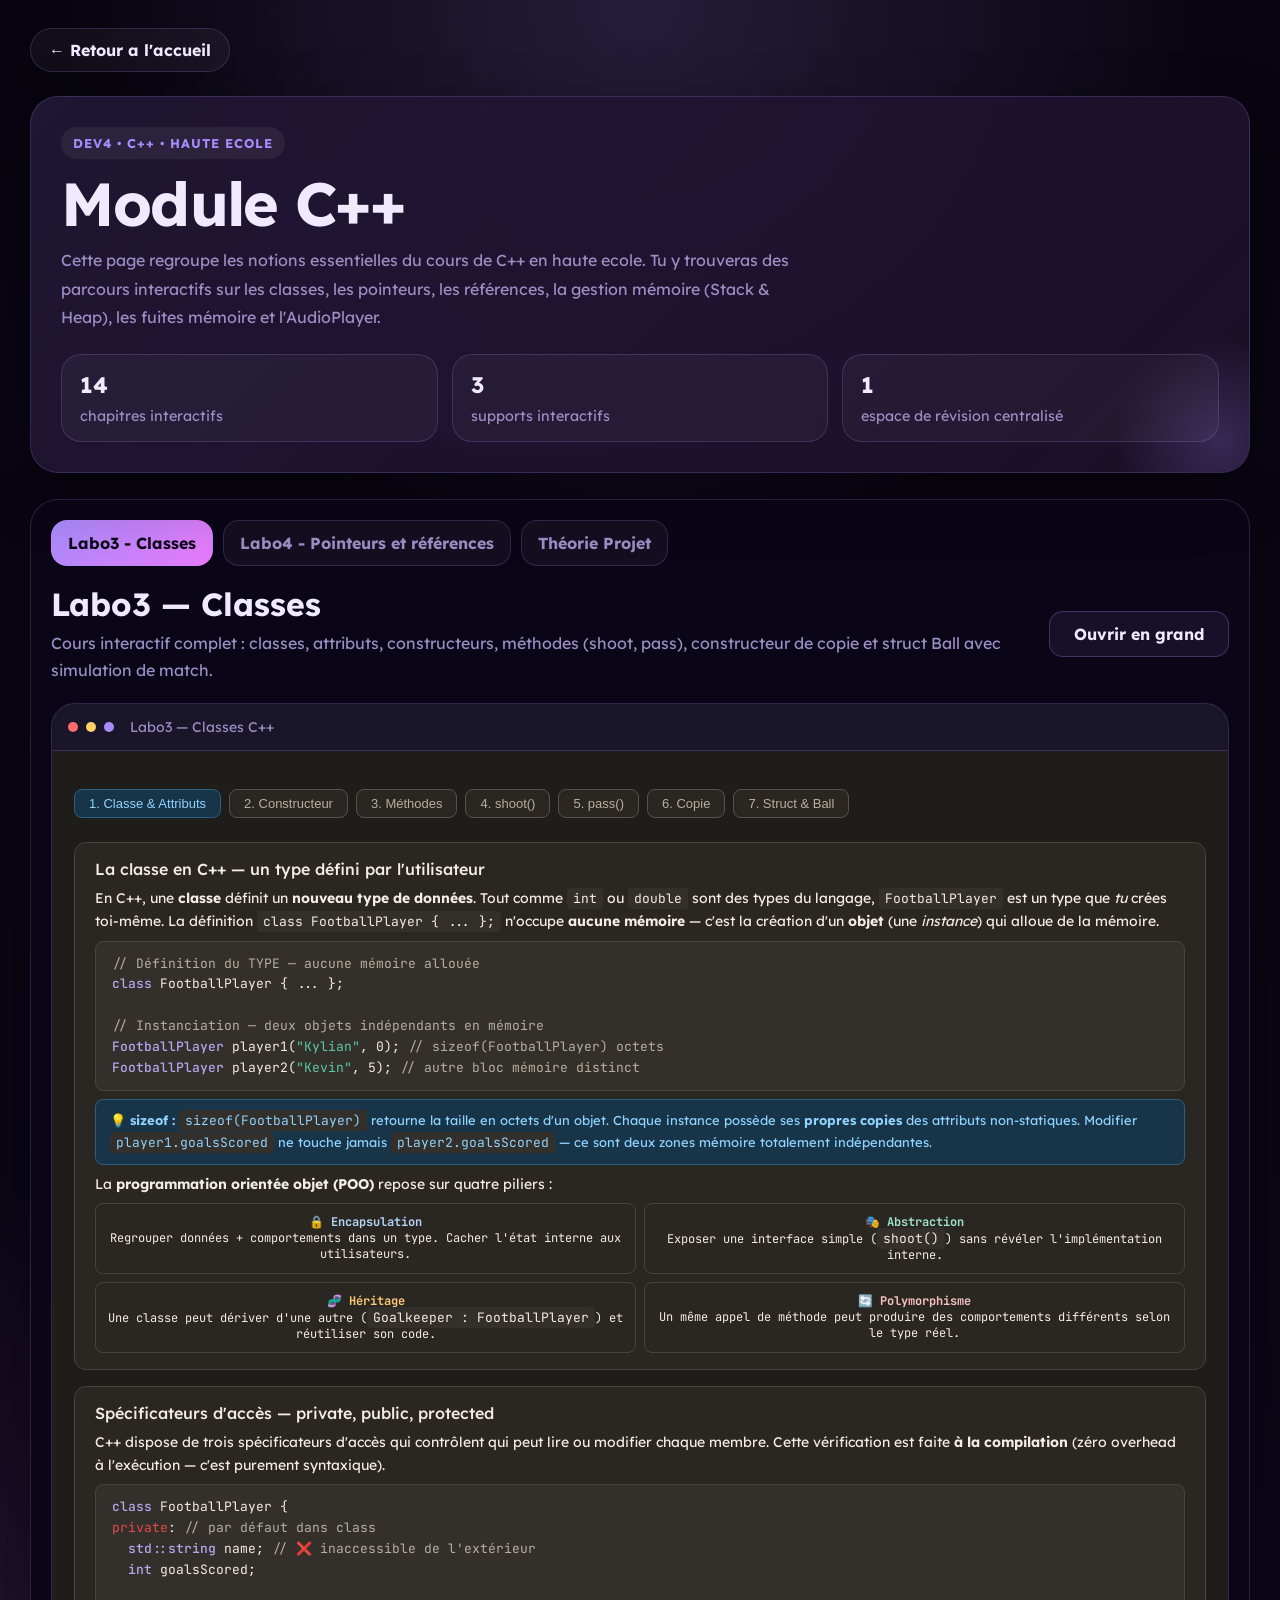
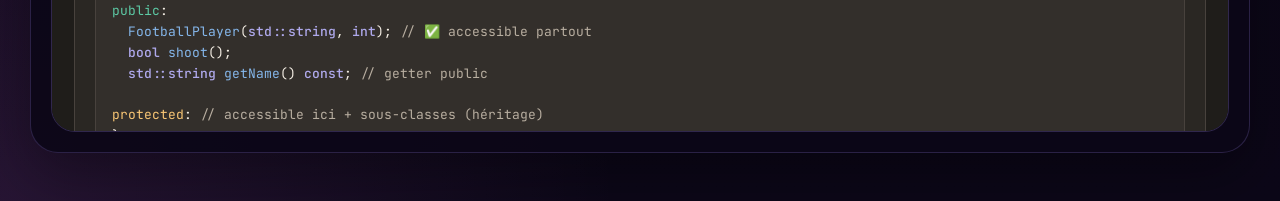
<file: dev4/dev4.html>
<!doctype html>
<html lang="fr">
  <head>
    <meta charset="UTF-8" />
    <meta name="viewport" content="width=device-width, initial-scale=1.0" />
    <title>DEV4 | C++</title>
    <style>
      @import url("https://fonts.googleapis.com/css2?family=Lexend:wght@300;400;500;700;900&display=swap");

      :root {
        --bg: #0c0718;
        --bg-soft: #130e22;
        --card: rgba(22, 14, 44, 0.9);
        --border: rgba(167, 139, 250, 0.2);
        --text: #f0eaff;
        --muted: #9b8ec4;
        --purple: #a78bfa;
        --pink: #e879f9;
        --cyan: #63d2ff;
        --shadow: 0 20px 60px rgba(0, 0, 0, 0.35);
      }

      * {
        box-sizing: border-box;
        margin: 0;
        padding: 0;
      }

      body {
        min-height: 100vh;
        font-family: "Lexend", sans-serif;
        color: var(--text);
        background:
          radial-gradient(
            circle at top,
            rgba(167, 139, 250, 0.18),
            transparent 30%
          ),
          radial-gradient(
            circle at bottom left,
            rgba(232, 121, 249, 0.12),
            transparent 28%
          ),
          linear-gradient(180deg, #080510 0%, #0c0718 100%);
        padding: 28px 18px 48px;
      }

      .shell {
        max-width: 1220px;
        margin: 0 auto;
      }

      .back-btn {
        display: inline-flex;
        align-items: center;
        gap: 8px;
        padding: 11px 18px;
        border-radius: 999px;
        border: 1px solid var(--border);
        background: rgba(255, 255, 255, 0.04);
        color: var(--text);
        text-decoration: none;
        font-weight: 700;
        box-shadow: var(--shadow);
      }

      .hero {
        margin-top: 24px;
        padding: 30px;
        border: 1px solid var(--border);
        border-radius: 28px;
        background:
          linear-gradient(
            135deg,
            rgba(167, 139, 250, 0.12),
            rgba(232, 121, 249, 0.08)
          ),
          rgba(12, 7, 24, 0.92);
        box-shadow: var(--shadow);
        overflow: hidden;
        position: relative;
      }

      .hero::before {
        content: "";
        position: absolute;
        inset: auto -80px -80px auto;
        width: 220px;
        height: 220px;
        border-radius: 50%;
        background: radial-gradient(
          circle,
          rgba(167, 139, 250, 0.2),
          transparent 65%
        );
        pointer-events: none;
      }

      .hero-kicker {
        display: inline-flex;
        align-items: center;
        gap: 8px;
        margin-bottom: 14px;
        padding: 8px 12px;
        border-radius: 999px;
        background: rgba(255, 255, 255, 0.06);
        color: var(--purple);
        font-size: 0.8rem;
        font-weight: 700;
        letter-spacing: 1px;
        text-transform: uppercase;
      }

      .hero h1 {
        font-size: clamp(2.1rem, 5vw, 3.8rem);
        line-height: 1;
        margin-bottom: 12px;
        letter-spacing: -1.5px;
      }

      .hero p {
        max-width: 760px;
        color: var(--muted);
        line-height: 1.8;
        font-size: 1rem;
      }

      .stat-grid {
        display: grid;
        grid-template-columns: repeat(auto-fit, minmax(180px, 1fr));
        gap: 14px;
        margin-top: 22px;
      }

      .stat-card {
        padding: 16px 18px;
        border-radius: 20px;
        border: 1px solid var(--border);
        background: rgba(255, 255, 255, 0.04);
      }

      .stat-card strong {
        display: block;
        font-size: 1.4rem;
        margin-bottom: 6px;
      }

      .stat-card span {
        color: var(--muted);
        font-size: 0.9rem;
      }

      .workspace {
        margin-top: 26px;
        padding: 20px;
        border-radius: 28px;
        border: 1px solid var(--border);
        background: rgba(12, 7, 24, 0.94);
        box-shadow: var(--shadow);
      }

      .tabs {
        display: flex;
        flex-wrap: wrap;
        gap: 10px;
        margin-bottom: 18px;
      }

      .tab-btn {
        border: 1px solid var(--border);
        background: rgba(255, 255, 255, 0.04);
        color: var(--muted);
        padding: 12px 16px;
        border-radius: 16px;
        font: inherit;
        font-weight: 700;
        cursor: pointer;
        transition:
          transform 0.18s ease,
          background 0.18s ease,
          color 0.18s ease,
          border-color 0.18s ease;
      }

      .tab-btn:hover {
        transform: translateY(-1px);
        color: var(--text);
        border-color: rgba(167, 139, 250, 0.45);
      }

      .tab-btn.active {
        color: #0c0718;
        background: linear-gradient(135deg, var(--purple), var(--pink));
        border-color: transparent;
      }

      .panel {
        display: none;
      }

      .panel.active {
        display: block;
      }

      .panel-head {
        display: grid;
        grid-template-columns: minmax(0, 1fr) auto;
        gap: 14px;
        align-items: center;
        margin-bottom: 18px;
      }

      .panel-head h2 {
        font-size: clamp(1.3rem, 3vw, 2rem);
        margin-bottom: 6px;
      }

      .panel-head p {
        color: var(--muted);
        line-height: 1.7;
      }

      .open-link {
        display: inline-flex;
        align-items: center;
        justify-content: center;
        min-width: 180px;
        padding: 12px 16px;
        border-radius: 14px;
        border: 1px solid rgba(167, 139, 250, 0.28);
        background: rgba(167, 139, 250, 0.08);
        color: var(--text);
        text-decoration: none;
        font-weight: 700;
      }

      .frame-shell {
        border-radius: 24px;
        border: 1px solid var(--border);
        overflow: hidden;
        background: var(--bg-soft);
      }

      .frame-top {
        display: flex;
        align-items: center;
        gap: 8px;
        padding: 14px 16px;
        border-bottom: 1px solid var(--border);
        background: rgba(255, 255, 255, 0.03);
      }

      .dot {
        width: 10px;
        height: 10px;
        border-radius: 50%;
      }

      .dot.red {
        background: #ff6b6b;
      }

      .dot.yellow {
        background: #ffd166;
      }

      .dot.green {
        background: #a78bfa;
      }

      .frame-label {
        margin-left: 8px;
        color: var(--muted);
        font-size: 0.88rem;
      }

      iframe {
        width: 100%;
        height: 980px;
        border: 0;
        display: block;
        background: #1f1d1a;
      }

      @media (max-width: 900px) {
        .panel-head {
          grid-template-columns: 1fr;
        }

        .open-link {
          width: 100%;
        }

        iframe {
          height: 760px;
        }
      }
    </style>
  </head>
  <body>
    <div class="shell">
      <a class="back-btn" href="../index.html">&larr; Retour a l'accueil</a>

      <section class="hero">
        <div class="hero-kicker">DEV4 &bull; C++ &bull; Haute ecole</div>
        <h1>Module C++</h1>
        <p>
          Cette page regroupe les notions essentielles du cours de C++ en haute
          ecole. Tu y trouveras des parcours interactifs sur les classes, les
          pointeurs, les r&eacute;f&eacute;rences, la gestion m&eacute;moire
          (Stack &amp; Heap), les fuites m&eacute;moire et l'AudioPlayer.
        </p>

        <div class="stat-grid">
          <div class="stat-card">
            <strong>14</strong>
            <span>chapitres interactifs</span>
          </div>
          <div class="stat-card">
            <strong>3</strong>
            <span>supports interactifs</span>
          </div>
          <div class="stat-card">
            <strong>1</strong>
            <span>espace de r&eacute;vision centralis&eacute;</span>
          </div>
        </div>
      </section>

      <section class="workspace">
        <div class="tabs">
          <button class="tab-btn active" data-tab="labo3">
            Labo3 - Classes
          </button>
          <button class="tab-btn" data-tab="labo4">
            Labo4 - Pointeurs et r&eacute;f&eacute;rences
          </button>
          <button class="tab-btn" data-tab="theorie">
            Th&eacute;orie Projet
          </button>
        </div>

        <article class="panel active" id="panel-labo3">
          <div class="panel-head">
            <div>
              <h2>Labo3 &mdash; Classes</h2>
              <p>
                Cours interactif complet : classes, attributs, constructeurs,
                m&eacute;thodes (shoot, pass), constructeur de copie et struct
                Ball avec simulation de match.
              </p>
            </div>
            <a
              class="open-link"
              href="labo3_classes_interactif.html"
              target="_blank"
              >Ouvrir en grand</a
            >
          </div>
          <div class="frame-shell">
            <div class="frame-top">
              <span class="dot red"></span>
              <span class="dot yellow"></span>
              <span class="dot green"></span>
              <span class="frame-label">Labo3 &mdash; Classes C++</span>
            </div>
            <iframe
              src="labo3_classes_interactif.html"
              title="Labo3 Classes"
            ></iframe>
          </div>
        </article>

        <article class="panel" id="panel-theorie">
          <div class="panel-head">
            <div>
              <h2>
                Th&eacute;orie Projet &mdash; Son, Samples, S&eacute;quenceur
              </h2>
              <p>
                Cours interactif complet : repr&eacute;sentation du son, samples
                &amp; buffer, fr&eacute;quence d&rsquo;&eacute;chantillonnage,
                st&eacute;r&eacute;o &amp; frames, fichier .WAV,
                s&eacute;quenceur et architecture de la bo&icirc;te &agrave;
                rythmes.
              </p>
            </div>
            <a
              class="open-link"
              href="theorie_projet_interactif.html"
              target="_blank"
              >Ouvrir en grand</a
            >
          </div>
          <div class="frame-shell">
            <div class="frame-top">
              <span class="dot red"></span>
              <span class="dot yellow"></span>
              <span class="dot green"></span>
              <span class="frame-label"
                >Th&eacute;orie Projet &mdash; Son &amp; Audio</span
              >
            </div>
            <iframe
              src="theorie_projet_interactif.html"
              title="Th&eacute;orie Projet"
            ></iframe>
          </div>
        </article>

        <article class="panel" id="panel-labo4">
          <div class="panel-head">
            <div>
              <h2>Labo4 &mdash; Pointeurs et r&eacute;f&eacute;rences</h2>
              <p>
                Cours interactif complet : pointeurs, r&eacute;f&eacute;rences,
                Stack vs Heap, copie vs r&eacute;f&eacute;rence, memory leak et
                AudioPlayer avec visualisation du signal audio.
              </p>
            </div>
            <a
              class="open-link"
              href="cpp_memory_cours_interactif.html"
              target="_blank"
              >Ouvrir en grand</a
            >
          </div>
          <div class="frame-shell">
            <div class="frame-top">
              <span class="dot red"></span>
              <span class="dot yellow"></span>
              <span class="dot green"></span>
              <span class="frame-label"
                >Labo4 &mdash; Pointeurs &amp; R&eacute;f&eacute;rences</span
              >
            </div>
            <iframe
              src="cpp_memory_cours_interactif.html"
              title="Labo4 Pointeurs et r&eacute;f&eacute;rences"
            ></iframe>
          </div>
        </article>
      </section>
    </div>

    <script>
      const tabs = document.querySelectorAll(".tab-btn");
      const panels = document.querySelectorAll(".panel");

      tabs.forEach((tab) => {
        tab.addEventListener("click", () => {
          const target = tab.dataset.tab;

          tabs.forEach((btn) => btn.classList.remove("active"));
          panels.forEach((panel) => panel.classList.remove("active"));

          tab.classList.add("active");
          document.getElementById("panel-" + target).classList.add("active");
        });
      });
    </script>
  </body>
</html>
</file>
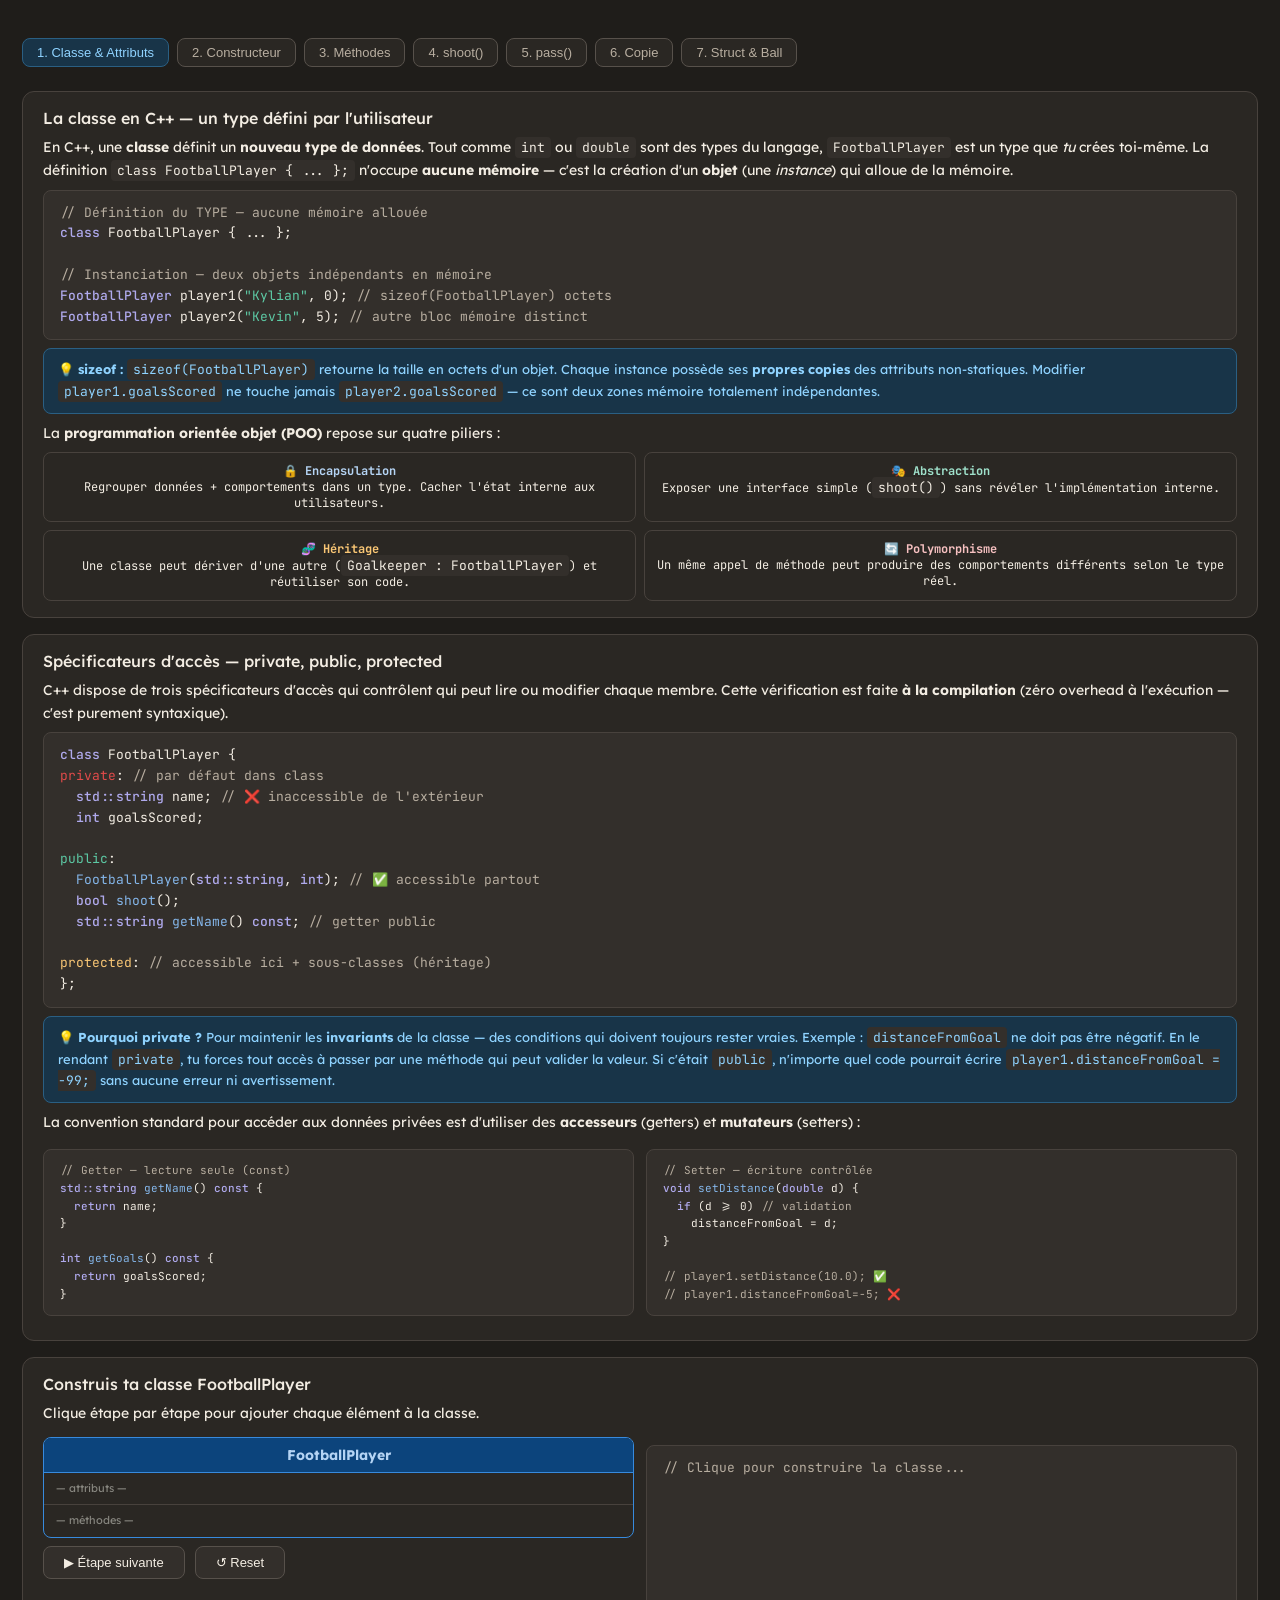
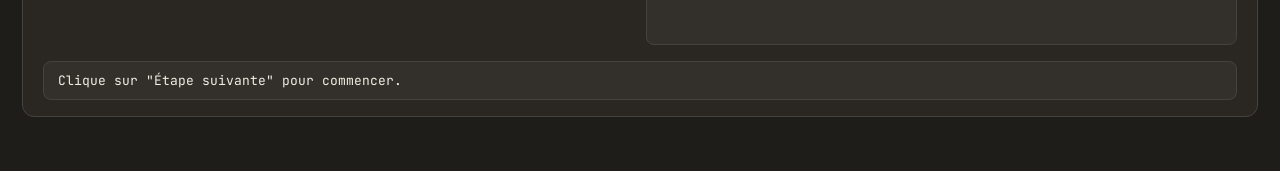
<file: dev4/labo3_classes_interactif.html>
<!doctype html>
<html lang="fr">
  <head>
    <meta charset="UTF-8" />
    <meta name="viewport" content="width=device-width, initial-scale=1.0" />
  </head>
  <body>
    <style>
      @import url("https://fonts.googleapis.com/css2?family=Lexend:wght@300;400;500;700;900&family=JetBrains+Mono:wght@400;700&display=swap");
      :root {
        --font-sans: "Lexend", sans-serif;
        --font-mono: "JetBrains Mono", monospace;
        --border-radius-md: 8px;
        --border-radius-lg: 12px;
        --color-background-primary: #2a2723;
        --color-background-secondary: #332f2b;
        --color-background-info: #183448;
        --color-border-secondary: #57514b;
        --color-border-tertiary: #48423d;
        --color-border-info: #2a5f83;
        --color-text-primary: #f3ede3;
        --color-text-secondary: #b8aea0;
        --color-text-tertiary: #888780;
        --color-text-info: #8fd3ff;
      }
      html,
      body {
        margin: 0;
        padding: 0;
        background: #1f1d1a;
        color: var(--color-text-primary);
        font-family: var(--font-sans);
      }
      body {
        padding: 22px;
      }
      * {
        box-sizing: border-box;
      }
      body,
      div {
        font-family: var(--font-sans, sans-serif);
      }
      .cours {
        padding: 1rem 0;
      }
      .nav {
        display: flex;
        gap: 8px;
        flex-wrap: wrap;
        margin-bottom: 1.5rem;
      }
      .nav-btn {
        padding: 6px 14px;
        border-radius: var(--border-radius-md);
        border: 0.5px solid var(--color-border-secondary);
        background: var(--color-background-primary);
        cursor: pointer;
        font-size: 13px;
        color: var(--color-text-secondary);
        transition: all 0.15s;
      }
      .nav-btn.active {
        background: var(--color-background-info);
        color: var(--color-text-info);
        border-color: var(--color-border-info);
      }
      .nav-btn:hover:not(.active) {
        background: var(--color-background-secondary);
      }
      .section {
        display: none;
      }
      .section.active {
        display: block;
      }
      .card {
        background: var(--color-background-primary);
        border: 0.5px solid var(--color-border-tertiary);
        border-radius: var(--border-radius-lg);
        padding: 1rem 1.25rem;
        margin-bottom: 1rem;
      }
      h2 {
        font-size: 16px;
        font-weight: 500;
        margin: 0 0 8px;
        color: var(--color-text-primary);
      }
      p {
        font-size: 14px;
        color: var(--color-text-primary);
        margin: 6px 0;
        line-height: 1.6;
      }
      code {
        font-family: var(--font-mono, monospace);
        font-size: 13px;
        background: var(--color-background-secondary);
        padding: 2px 6px;
        border-radius: 4px;
      }
      .code-block {
        background: var(--color-background-secondary);
        border-radius: var(--border-radius-md);
        padding: 12px 16px;
        font-family: var(--font-mono, monospace);
        font-size: 13px;
        color: var(--color-text-primary);
        margin: 8px 0;
        line-height: 1.6;
        border: 0.5px solid var(--color-border-tertiary);
        overflow-x: auto;
      }
      .kw {
        color: #afa9ec;
        font-weight: 500;
      }
      .cm {
        color: var(--color-text-secondary);
      }
      .str {
        color: #5dcaa5;
      }
      .fn {
        color: #85b7eb;
      }
      .anim-box {
        border-radius: var(--border-radius-md);
        padding: 10px;
        font-size: 13px;
        border: 0.5px solid var(--color-border-tertiary);
        transition: all 0.4s;
        text-align: center;
        font-family: var(--font-mono, monospace);
        background: var(--color-background-primary);
      }
      .anim-box.highlight {
        background: #633806;
        border-color: #ba7517;
        color: #fac775;
        transform: scale(1.04);
      }
      .anim-box.deleted {
        background: var(--color-background-secondary);
        opacity: 0.4;
        text-decoration: line-through;
      }
      .step-btn {
        padding: 8px 20px;
        border-radius: var(--border-radius-md);
        border: 0.5px solid var(--color-border-secondary);
        background: var(--color-background-secondary);
        cursor: pointer;
        font-size: 13px;
        color: var(--color-text-primary);
        transition: all 0.15s;
        margin-top: 8px;
      }
      .step-btn:hover {
        background: var(--color-background-info);
        color: var(--color-text-info);
        border-color: var(--color-border-info);
      }
      .result-box {
        border-radius: var(--border-radius-md);
        padding: 10px 14px;
        font-size: 13px;
        font-family: var(--font-mono, monospace);
        margin-top: 8px;
        border: 0.5px solid var(--color-border-tertiary);
        background: var(--color-background-secondary);
      }
      .pill {
        display: inline-block;
        padding: 3px 10px;
        border-radius: 20px;
        font-size: 12px;
        background: #0c447c;
        color: #b5d4f4;
        margin: 2px;
      }
      .pill.green {
        background: #085041;
        color: #9fe1cb;
      }
      .pill.red {
        background: #791f1f;
        color: #f7c1c1;
      }
      .pill.amber {
        background: #633806;
        color: #fac775;
      }
      .badge {
        display: inline-block;
        padding: 2px 8px;
        border-radius: 20px;
        font-size: 11px;
        font-weight: 500;
        margin-left: 6px;
      }
      .badge.ok {
        background: #085041;
        color: #9fe1cb;
      }
      .badge.err {
        background: #791f1f;
        color: #f7c1c1;
      }
      .mem-box {
        border-radius: var(--border-radius-md);
        padding: 12px;
        text-align: center;
        border: 0.5px solid var(--color-border-tertiary);
        position: relative;
        overflow: hidden;
      }
      .mem-box.blue {
        background: #0c447c;
        border-color: #378add;
        color: #b5d4f4;
      }
      .mem-box.green {
        background: #085041;
        border-color: #639922;
        color: #9fe1cb;
      }
      .mem-box.amber {
        background: #633806;
        border-color: #ba7517;
        color: #fac775;
      }
      .mem-box.red {
        background: #791f1f;
        border-color: #e24b4a;
        color: #f7c1c1;
      }
      .label {
        font-size: 11px;
        color: var(--color-text-secondary);
        margin-bottom: 4px;
        font-weight: 500;
      }
      .value {
        font-size: 14px;
        font-weight: 500;
        color: var(--color-text-primary);
        font-family: var(--font-mono, monospace);
      }
      .slider-row {
        display: flex;
        align-items: center;
        gap: 12px;
        margin: 8px 0;
        font-size: 13px;
      }
      .two-col {
        display: grid;
        grid-template-columns: 1fr 1fr;
        gap: 12px;
      }
      .uml-class {
        border: 1.5px solid #378add;
        border-radius: var(--border-radius-md);
        overflow: hidden;
        font-family: var(--font-mono);
        font-size: 12px;
        background: var(--color-background-primary);
      }
      .uml-header {
        background: #0c447c;
        color: #b5d4f4;
        text-align: center;
        padding: 8px;
        font-weight: 700;
        font-size: 14px;
        border-bottom: 1.5px solid #378add;
      }
      .uml-section {
        padding: 8px 12px;
        border-bottom: 1px solid var(--color-border-tertiary);
        min-height: 32px;
      }
      .uml-section:last-child {
        border-bottom: none;
      }
      .uml-section .item {
        padding: 2px 0;
        color: var(--color-text-primary);
      }
      .uml-section .item .acc {
        color: #e24b4a;
        font-weight: 700;
      }
      .uml-section .item .acc.pub {
        color: #5dcaa5;
      }
      .console-box {
        background: #1a1816;
        border: 1px solid var(--color-border-tertiary);
        border-radius: var(--border-radius-md);
        padding: 10px 14px;
        font-family: var(--font-mono);
        font-size: 12px;
        color: #9fe1cb;
        margin-top: 8px;
        min-height: 40px;
        white-space: pre-line;
      }
      .field-grid {
        display: grid;
        grid-template-columns: repeat(auto-fill, minmax(140px, 1fr));
        gap: 8px;
        margin-top: 10px;
      }
      .info-box {
        background: var(--color-background-info);
        border: 0.5px solid var(--color-border-info);
        border-radius: var(--border-radius-md);
        padding: 10px 14px;
        margin: 8px 0;
        font-size: 13px;
        color: var(--color-text-info);
        line-height: 1.6;
      }
      @media (max-width: 500px) {
        .two-col {
          grid-template-columns: 1fr;
        }
      }
    </style>

    <div class="cours">
      <div class="nav">
        <button class="nav-btn active" onclick="show('classe', event)">
          1. Classe & Attributs
        </button>
        <button class="nav-btn" onclick="show('constructeur', event)">
          2. Constructeur
        </button>
        <button class="nav-btn" onclick="show('methodes', event)">
          3. Méthodes
        </button>
        <button class="nav-btn" onclick="show('shoot', event)">
          4. shoot()
        </button>
        <button class="nav-btn" onclick="show('pass', event)">5. pass()</button>
        <button class="nav-btn" onclick="show('copie', event)">6. Copie</button>
        <button class="nav-btn" onclick="show('struct', event)">
          7. Struct & Ball
        </button>
      </div>

      <!-- ==================== SECTION 1: CLASSE & ATTRIBUTS ==================== -->
      <div class="section active" id="s-classe">
        <div class="card">
          <h2>La classe en C++ — un type défini par l'utilisateur</h2>
          <p>
            En C++, une <strong>classe</strong> définit un
            <strong>nouveau type de données</strong>. Tout comme
            <code>int</code> ou <code>double</code> sont des types du langage,
            <code>FootballPlayer</code> est un type que <em>tu</em> crées
            toi-même. La définition
            <code>class FootballPlayer { ... };</code> n'occupe
            <strong>aucune mémoire</strong> — c'est la création d'un
            <strong>objet</strong> (une <em>instance</em>) qui alloue de la
            mémoire.
          </p>
          <div class="code-block">
            <span class="cm"
              >// Définition du TYPE — aucune mémoire allouée</span
            ><br />
            <span class="kw">class</span> FootballPlayer { ... };<br /><br />
            <span class="cm"
              >// Instanciation — deux objets indépendants en mémoire</span
            ><br />
            <span class="kw">FootballPlayer</span> player1(<span class="str"
              >"Kylian"</span
            >, 0); <span class="cm">// sizeof(FootballPlayer) octets</span
            ><br />
            <span class="kw">FootballPlayer</span> player2(<span class="str"
              >"Kevin"</span
            >, 5); <span class="cm">// autre bloc mémoire distinct</span>
          </div>
          <div class="info-box">
            💡 <strong>sizeof :</strong>
            <code>sizeof(FootballPlayer)</code> retourne la taille en octets
            d'un objet. Chaque instance possède ses
            <strong>propres copies</strong> des attributs non-statiques.
            Modifier <code>player1.goalsScored</code> ne touche jamais
            <code>player2.goalsScored</code> — ce sont deux zones mémoire
            totalement indépendantes.
          </div>
          <p>
            La <strong>programmation orientée objet (POO)</strong> repose sur
            quatre piliers :
          </p>
          <div class="two-col" style="gap: 8px; margin-top: 8px">
            <div class="anim-box" style="font-size: 12px; padding: 10px">
              <strong style="color: #b5d4f4">🔒 Encapsulation</strong><br />
              Regrouper données + comportements dans un type. Cacher l'état
              interne aux utilisateurs.
            </div>
            <div class="anim-box" style="font-size: 12px; padding: 10px">
              <strong style="color: #9fe1cb">🎭 Abstraction</strong><br />
              Exposer une interface simple (<code>shoot()</code>) sans révéler
              l'implémentation interne.
            </div>
            <div class="anim-box" style="font-size: 12px; padding: 10px">
              <strong style="color: #fac775">🧬 Héritage</strong><br />
              Une classe peut dériver d'une autre (<code
                >Goalkeeper : FootballPlayer</code
              >) et réutiliser son code.
            </div>
            <div class="anim-box" style="font-size: 12px; padding: 10px">
              <strong style="color: #f7c1c1">🔄 Polymorphisme</strong><br />
              Un même appel de méthode peut produire des comportements
              différents selon le type réel.
            </div>
          </div>
        </div>

        <div class="card">
          <h2>Spécificateurs d'accès — private, public, protected</h2>
          <p>
            C++ dispose de trois spécificateurs d'accès qui contrôlent qui peut
            lire ou modifier chaque membre. Cette vérification est faite
            <strong>à la compilation</strong>
            (zéro overhead à l'exécution — c'est purement syntaxique).
          </p>
          <div class="code-block">
            <span class="kw">class</span> FootballPlayer {<br />
            <span style="color: #e24b4a">private</span>:
            <span class="cm">// par défaut dans class</span><br />
            &nbsp;&nbsp;<span class="kw">std::string</span> name;
            <span class="cm">// ❌ inaccessible de l'extérieur</span><br />
            &nbsp;&nbsp;<span class="kw">int</span> goalsScored;<br /><br />
            <span style="color: #5dcaa5">public</span>:<br />
            &nbsp;&nbsp;<span class="fn">FootballPlayer</span>(<span class="kw"
              >std::string</span
            >, <span class="kw">int</span>);
            <span class="cm">// ✅ accessible partout</span><br />
            &nbsp;&nbsp;<span class="kw">bool</span>
            <span class="fn">shoot</span>();<br />
            &nbsp;&nbsp;<span class="kw">std::string</span>
            <span class="fn">getName</span>() <span class="kw">const</span>;
            <span class="cm">// getter public</span><br /><br />
            <span style="color: #fac775">protected</span>:
            <span class="cm">// accessible ici + sous-classes (héritage)</span
            ><br />
            };
          </div>
          <div class="info-box">
            💡 <strong>Pourquoi private ?</strong> Pour maintenir les
            <strong>invariants</strong> de la classe — des conditions qui
            doivent toujours rester vraies. Exemple :
            <code>distanceFromGoal</code> ne doit pas être négatif. En le
            rendant <code>private</code>, tu forces tout accès à passer par une
            méthode qui peut valider la valeur. Si c'était <code>public</code>,
            n'importe quel code pourrait écrire
            <code>player1.distanceFromGoal = -99;</code> sans aucune erreur ni
            avertissement.
          </div>
          <p>
            La convention standard pour accéder aux données privées est
            d'utiliser des
            <strong>accesseurs</strong> (getters) et
            <strong>mutateurs</strong> (setters) :
          </p>
          <div class="two-col" style="margin-top: 8px">
            <div class="code-block" style="font-size: 11px">
              <span class="cm">// Getter — lecture seule (const)</span><br />
              <span class="kw">std::string</span>
              <span class="fn">getName</span>()
              <span class="kw">const</span> {<br />
              &nbsp;&nbsp;<span class="kw">return</span> name;<br />
              }<br /><br />
              <span class="kw">int</span> <span class="fn">getGoals</span>()
              <span class="kw">const</span> {<br />
              &nbsp;&nbsp;<span class="kw">return</span> goalsScored;<br />
              }
            </div>
            <div class="code-block" style="font-size: 11px">
              <span class="cm">// Setter — écriture contrôlée</span><br />
              <span class="kw">void</span>
              <span class="fn">setDistance</span>(<span class="kw">double</span>
              d) {<br />
              &nbsp;&nbsp;<span class="kw">if</span> (d &gt;= 0)
              <span class="cm">// validation</span><br />
              &nbsp;&nbsp;&nbsp;&nbsp;distanceFromGoal = d;<br />
              }<br /><br />
              <span class="cm">// player1.setDistance(10.0); ✅</span><br />
              <span class="cm">// player1.distanceFromGoal=-5; ❌</span>
            </div>
          </div>
        </div>

        <div class="card">
          <h2>Construis ta classe FootballPlayer</h2>
          <p>Clique étape par étape pour ajouter chaque élément à la classe.</p>
          <div class="two-col" style="margin-top: 12px">
            <div>
              <div class="uml-class" id="uml-box">
                <div class="uml-header">FootballPlayer</div>
                <div class="uml-section" id="uml-attrs">
                  <div
                    style="font-size: 11px; color: var(--color-text-tertiary)"
                  >
                    — attributs —
                  </div>
                </div>
                <div class="uml-section" id="uml-methods">
                  <div
                    style="font-size: 11px; color: var(--color-text-tertiary)"
                  >
                    — méthodes —
                  </div>
                </div>
              </div>
              <button class="step-btn" onclick="buildClass()">
                ▶ Étape suivante
              </button>
              <button
                class="step-btn"
                onclick="resetBuildClass()"
                style="margin-left: 6px"
              >
                ↺ Reset
              </button>
            </div>
            <div>
              <div class="code-block" id="class-code" style="min-height: 200px">
                <span class="cm">// Clique pour construire la classe...</span>
              </div>
            </div>
          </div>
          <div id="class-expl" class="result-box">
            Clique sur "Étape suivante" pour commencer.
          </div>
        </div>
      </div>

      <!-- ==================== SECTION 2: CONSTRUCTEUR ==================== -->
      <div class="section" id="s-constructeur">
        <div class="card">
          <h2>Le constructeur — cycle de vie et initialisation</h2>
          <p>
            Un <strong>constructeur</strong> est une méthode spéciale appelée
            automatiquement à la création d'un objet. Il porte le
            <strong>même nom que la classe</strong> et n'a
            <strong>aucun type de retour</strong> (même pas <code>void</code>).
            Son rôle est de garantir qu'un objet soit dans un
            <strong>état valide dès sa naissance</strong>.
          </p>
          <p>
            Tout objet C++ suit un <strong>cycle de vie</strong> :
            <strong>construction</strong> → <strong>utilisation</strong> →
            <strong>destruction</strong>. À la sortie de portée (ou lors d'un
            <code>delete</code>), le
            <strong>destructeur</strong> (<code>~FootballPlayer()</code>) est
            appelé automatiquement.
          </p>
          <div class="code-block">
            {<br />
            &nbsp;&nbsp;<span class="kw">FootballPlayer</span> p(<span
              class="str"
              >"Kylian"</span
            >, 0); <span class="cm">// ← constructeur appelé</span><br />
            &nbsp;&nbsp;p.<span class="fn">shoot</span>();<br />
            }
            <span class="cm"
              >// ← destructeur appelé automatiquement (fin de portée)</span
            >
          </div>
          <div class="info-box">
            💡 <strong>Constructeur par défaut :</strong> Si tu ne définis aucun
            constructeur, le compilateur en génère un automatiquement (sans
            paramètre, corps vide). Mais si tu définis
            <strong>un</strong> constructeur paramétré, le compilateur
            <strong>ne génère plus</strong> le constructeur par défaut — tu dois
            l'ajouter explicitement si besoin :
            <code>FootballPlayer() = default;</code>
          </div>
          <p>
            Une classe peut avoir
            <strong>plusieurs constructeurs</strong> (surcharge) du moment que
            leurs signatures (types ou nombre de paramètres) diffèrent :
          </p>
          <div class="code-block">
            <span class="cm">// Constructeur principal (nom + buts)</span><br />
            <span class="fn">FootballPlayer</span>(<span class="kw"
              >std::string</span
            >
            n, <span class="kw">int</span> goals) : name{n}, goalsScored{goals}
            {}<br /><br />
            <span class="cm">// Surcharge : goals vaut 0 par défaut</span><br />
            <span class="fn">FootballPlayer</span>(<span class="kw"
              >std::string</span
            >
            n) : name{n}, goalsScored{0} {}
          </div>
          <h3
            style="
              margin-top: 14px;
              font-size: 14px;
              color: var(--color-text-primary);
            "
          >
            Liste d'initialisation vs corps du constructeur
          </h3>
          <p>
            Les attributs peuvent être initialisés de deux façons — la liste
            d'initialisation est toujours préférable car elle construit
            l'attribut directement avec la bonne valeur :
          </p>
          <div class="two-col" style="margin-top: 8px">
            <div class="code-block" style="font-size: 11px">
              <span class="cm">// ✅ Liste d'init (préférable)</span><br />
              <span class="fn">FootballPlayer</span>(<span class="kw"
                >std::string</span
              >
              n)<br />
              &nbsp;&nbsp;: name{n}, goalsScored{0}<br />
              { } <span class="cm">// name construit directement</span>
            </div>
            <div class="code-block" style="font-size: 11px">
              <span class="cm">// ⚠️ Corps (moins efficace)</span><br />
              <span class="fn">FootballPlayer</span>(<span class="kw"
                >std::string</span
              >
              n) {<br />
              &nbsp;&nbsp;name = n;
              <span class="cm">// construit vide, puis assigné</span><br />
              }
            </div>
          </div>
          <div class="info-box">
            💡 <strong>Membres obligatoirement dans la liste :</strong> Les
            membres <code>const</code> et les <strong>références</strong> ne
            <em>peuvent pas</em> être assignés dans le corps — ils doivent
            figurer dans la <strong>liste d'initialisation</strong> car ils ne
            peuvent être initialisés qu'une seule fois. <br /><code
              >const int id;</code
            >
            → <strong>doit</strong> être dans la liste.
          </div>
        </div>

        <div class="card">
          <h2>Visualisation — Création d'un joueur en mémoire</h2>
          <p>
            Clique pour voir comment
            <code>FootballPlayer player1("Kylian", 0);</code> remplit la
            mémoire.
          </p>
          <div class="field-grid" id="ctor-fields">
            <div class="mem-box" id="cf-name">
              <div class="label">name</div>
              <div
                class="value"
                id="cf-name-v"
                style="color: var(--color-text-tertiary)"
              >
                ???
              </div>
            </div>
            <div class="mem-box" id="cf-goals">
              <div class="label">goalsScored</div>
              <div
                class="value"
                id="cf-goals-v"
                style="color: var(--color-text-tertiary)"
              >
                ???
              </div>
            </div>
            <div class="mem-box" id="cf-dist">
              <div class="label">distanceFromGoal</div>
              <div
                class="value"
                id="cf-dist-v"
                style="color: var(--color-text-tertiary)"
              >
                ???
              </div>
            </div>
            <div class="mem-box" id="cf-ball">
              <div class="label">possessBall</div>
              <div
                class="value"
                id="cf-ball-v"
                style="color: var(--color-text-tertiary)"
              >
                ???
              </div>
            </div>
          </div>
          <div style="margin-top: 10px">
            <button class="step-btn" onclick="stepCtor()">
              ▶ Étape suivante
            </button>
            <button
              class="step-btn"
              onclick="resetCtor()"
              style="margin-left: 6px"
            >
              ↺ Reset
            </button>
          </div>
          <div class="code-block" style="margin-top: 10px">
            <span class="kw">FootballPlayer</span>::<span class="fn"
              >FootballPlayer</span
            >(<span class="kw">std::string</span> name,
            <span class="kw">int</span> goals)<br />
            &nbsp;&nbsp;: name{name}, goalsScored{goals},<br />
            &nbsp;&nbsp;&nbsp;&nbsp;distanceFromGoal{<span class="str"
              >15.0</span
            >}, possessBall{<span class="str">false</span>}<br />
            { }
          </div>
          <div id="ctor-expl" class="result-box">
            Clique pour voir chaque attribut s'initialiser.
          </div>
        </div>

        <div class="card">
          <h2>Valeurs par défaut des attributs</h2>
          <p>
            Les exercices 1-3 du labo demandent que
            <code>distanceFromGoal</code> soit initialisé à <code>15.0</code> et
            <code>possessBall</code> à <code>false</code>
            <strong>par défaut</strong>.
          </p>
          <p>
            Cela signifie que même si l'utilisateur ne fournit pas ces valeurs
            au constructeur, elles ont une valeur prédéfinie. En C++, on peut le
            faire de deux manières :
          </p>
          <div class="two-col" style="margin-top: 8px">
            <div class="code-block">
              <span class="cm">// 1. Dans la déclaration (C++11)</span><br />
              <span class="kw">class</span> FootballPlayer {<br />
              &nbsp;&nbsp;<span class="kw">double</span> distanceFromGoal =
              <span class="str">15.0</span>;<br />
              &nbsp;&nbsp;<span class="kw">bool</span> possessBall =
              <span class="str">false</span>;<br />
              };
            </div>
            <div class="code-block">
              <span class="cm">// 2. Dans la liste d'init</span><br />
              <span class="kw">FootballPlayer</span>::<span class="fn"
                >FootballPlayer</span
              >(...)<br />
              &nbsp;&nbsp;: distanceFromGoal{<span class="str">15.0</span
              >},<br />
              &nbsp;&nbsp;&nbsp;&nbsp;possessBall{<span class="str">false</span
              >}<br />
              { }
            </div>
          </div>
        </div>
      </div>

      <!-- ==================== SECTION 3: MÉTHODES ==================== -->
      <div class="section" id="s-methodes">
        <div class="card">
          <h2>Les méthodes — anatomie, this et const</h2>
          <p>
            Une <strong>méthode</strong> est une fonction appartenant à une
            classe. Elle accède à tous les attributs (même <code>private</code>)
            via le pointeur implicite <code>this</code>. Elle se
            <em>déclare</em> dans la classe et se <em>définit</em> (souvent hors
            de la classe) avec l'opérateur de portée <code>::</code>.
          </p>
          <div class="code-block">
            <span class="cm">// Déclarations dans la classe</span><br />
            <span class="kw">class</span> FootballPlayer {<br />
            <span class="kw">public</span>:<br />
            &nbsp;&nbsp;<span class="kw">void</span>
            <span class="fn">takePossession</span>();
            <span class="cm">// déclaration</span><br />
            &nbsp;&nbsp;<span class="kw">void</span>
            <span class="fn">move</span>(<span class="kw">double</span>
            d);<br />
            &nbsp;&nbsp;<span class="kw">bool</span>
            <span class="fn">shoot</span>();<br />
            };<br /><br />
            <span class="cm"
              >// Définition hors de la classe (opérateur ::)</span
            ><br />
            <span class="kw">void</span> FootballPlayer::<span class="fn"
              >takePossession</span
            >() {<br />
            &nbsp;&nbsp;possessBall = <span class="str">true</span>;
            <span class="cm">// équivalent : this-&gt;possessBall = true</span
            ><br />
            }
          </div>
          <div class="info-box">
            💡 <strong>Le pointeur this :</strong> Chaque méthode non-statique
            reçoit un paramètre caché — le pointeur <code>this</code> de type
            <code>FootballPlayer* const</code>. Il pointe vers l'objet sur
            lequel la méthode est appelée. <code>player1.shoot()</code> est
            traduit par le compilateur en
            <code>FootballPlayer::shoot(&amp;player1)</code>. C'est ce qui
            explique pourquoi <code>player1.shoot()</code> et
            <code>player2.shoot()</code> opèrent sur des zones mémoire
            distinctes.
          </div>
          <h3
            style="
              margin-top: 14px;
              font-size: 14px;
              color: var(--color-text-primary);
            "
          >
            Méthodes const — garantie de non-modification
          </h3>
          <p>
            Une méthode marquée <code>const</code> s'engage à ne
            <strong>jamais modifier</strong> les attributs de l'objet. Le type
            de <code>this</code> devient alors
            <code>const FootballPlayer* const</code> — pointeur constant vers
            objet constant.
          </p>
          <div class="two-col" style="margin-top: 8px">
            <div class="code-block" style="font-size: 11px">
              <span class="cm">// ✅ Méthode const (lecture seule)</span><br />
              <span class="kw">std::string</span>
              <span class="fn">getName</span>()
              <span class="kw">const</span> {<br />
              &nbsp;&nbsp;<span class="kw">return</span> name;
              <span class="cm">// OK</span><br />
              }<br /><br />
              <span class="kw">int</span> <span class="fn">getGoals</span>()
              <span class="kw">const</span> {<br />
              &nbsp;&nbsp;<span class="kw">return</span> goalsScored;<br />
              }
            </div>
            <div class="code-block" style="font-size: 11px">
              <span class="cm">// const interdit la modification</span><br />
              <span class="kw">void</span>
              <span class="fn">takePossession</span>()
              <span class="kw">const</span> {<br />
              &nbsp;&nbsp;possessBall = <span class="str">true</span>;
              <span class="cm">// ❌ erreur compil</span><br />
              }<br /><br />
              <span class="cm">// Sans const : modification OK</span><br />
              <span class="kw">void</span>
              <span class="fn">takePossession</span>() {<br />
              &nbsp;&nbsp;possessBall = <span class="str">true</span>;
              <span class="cm">// ✅</span><br />
              }
            </div>
          </div>
          <div class="info-box">
            💡 <strong>Règle pratique :</strong> Marque
            <code>const</code> toutes les méthodes qui ne modifient pas l'état
            de l'objet (getters, calculs, affichages). Cela permet d'appeler ces
            méthodes sur des références constantes (<code
              >const FootballPlayer&amp;</code
            >) et documente clairement l'intention.
          </div>
        </div>

        <div class="card">
          <h2>Terrain interactif — takePossession() & move()</h2>
          <p>
            Utilise les boutons pour simuler les actions du joueur sur le
            terrain.
          </p>
          <svg viewBox="0 0 640 200" width="100%" style="margin: 8px 0">
            <!-- terrain -->
            <rect
              x="10"
              y="10"
              width="620"
              height="180"
              rx="8"
              fill="#1a3a1a"
              stroke="#3a6b3a"
              stroke-width="1"
            />
            <line
              x1="320"
              y1="10"
              x2="320"
              y2="190"
              stroke="#3a6b3a"
              stroke-width="0.5"
              stroke-dasharray="4 4"
            />
            <circle
              cx="320"
              cy="100"
              r="40"
              fill="none"
              stroke="#3a6b3a"
              stroke-width="0.5"
            />
            <!-- but -->
            <rect
              x="10"
              y="60"
              width="6"
              height="80"
              rx="2"
              fill="none"
              stroke="#f7c1c1"
              stroke-width="1.5"
            />
            <text x="22" y="105" font-size="10" fill="#f7c1c1">But</text>
            <!-- joueur -->
            <circle
              id="field-player"
              cx="450"
              cy="100"
              r="14"
              fill="#0c447c"
              stroke="#378add"
              stroke-width="1.5"
            />
            <text
              id="field-player-name"
              x="450"
              y="104"
              text-anchor="middle"
              font-size="9"
              fill="#b5d4f4"
              font-weight="500"
            >
              Kylian
            </text>
            <!-- ballon -->
            <circle
              id="field-ball"
              cx="450"
              cy="78"
              r="6"
              fill="none"
              stroke="var(--color-border-tertiary)"
              stroke-width="0.5"
              stroke-dasharray="2 2"
            />
            <!-- distance label -->
            <text
              id="field-dist-label"
              x="450"
              y="140"
              text-anchor="middle"
              font-size="10"
              fill="var(--color-text-secondary)"
            >
              dist: 15.0
            </text>
          </svg>
          <div style="display: flex; gap: 8px; flex-wrap: wrap">
            <button class="step-btn" onclick="simTakePossession()">
              ⚽ takePossession()
            </button>
            <button class="step-btn" onclick="simMove(5)">🏃 move(5.0)</button>
            <button class="step-btn" onclick="simMove(15)">
              🏃 move(15.0)
            </button>
            <button class="step-btn" onclick="simMove(30)">
              🏃 move(30.0)
            </button>
            <button class="step-btn" onclick="resetField()">↺ Reset</button>
          </div>
          <div class="two-col" style="margin-top: 10px">
            <div>
              <div class="label">État du joueur</div>
              <div class="field-grid" style="grid-template-columns: 1fr 1fr">
                <div class="anim-box" id="state-ball" style="font-size: 12px">
                  possessBall: false
                </div>
                <div class="anim-box" id="state-dist" style="font-size: 12px">
                  distance: 15.0
                </div>
              </div>
            </div>
            <div>
              <div
                class="code-block"
                id="method-code"
                style="font-size: 12px; min-height: 60px"
              >
                <span class="cm">// Appelle une méthode...</span>
              </div>
            </div>
          </div>
          <div id="method-expl" class="result-box">
            Utilise les boutons pour interagir avec le joueur.
          </div>
        </div>
      </div>

      <!-- ==================== SECTION 4: SHOOT ==================== -->
      <div class="section" id="s-shoot">
        <div class="card">
          <h2>Types de retour, bool et retour anticipé</h2>
          <p>
            <code>shoot()</code> retourne un <code>bool</code> —
            <code>true</code> si but, <code>false</code> sinon. Chaque méthode
            déclare son <strong>type de retour</strong> dans sa signature. Si la
            méthode ne retourne rien, on utilise <code>void</code>.
          </p>
          <div class="code-block">
            <span class="kw">bool</span>&nbsp;&nbsp;&nbsp;<span class="fn"
              >shoot</span
            >();
            &nbsp;&nbsp;&nbsp;&nbsp;&nbsp;&nbsp;&nbsp;&nbsp;&nbsp;&nbsp;&nbsp;&nbsp;&nbsp;&nbsp;<span
              class="cm"
              >// retourne vrai ou faux</span
            ><br />
            <span class="kw">void</span>&nbsp;&nbsp;&nbsp;<span class="fn"
              >move</span
            >(<span class="kw">double</span> d);
            &nbsp;&nbsp;&nbsp;&nbsp;&nbsp;&nbsp;&nbsp;&nbsp;&nbsp;&nbsp;<span
              class="cm"
              >// void = ne retourne rien</span
            ><br />
            <span class="kw">int</span>&nbsp;&nbsp;&nbsp;&nbsp;<span class="fn"
              >getGoals</span
            >() <span class="kw">const</span>;
            &nbsp;&nbsp;&nbsp;&nbsp;&nbsp;&nbsp;&nbsp;<span class="cm"
              >// retourne un entier</span
            ><br />
            <span class="kw">std::string</span>
            <span class="fn">getName</span>() <span class="kw">const</span>;
            &nbsp;&nbsp;<span class="cm">// retourne une string</span>
          </div>
          <p>
            Le <strong>retour anticipé</strong> (<em>early return</em>) est un
            pattern courant : si une précondition n'est pas remplie, on retourne
            immédiatement sans exécuter le reste de la fonction. Cela évite les
            <code>if</code> imbriqués profonds qui rendent le code difficile à
            lire.
          </p>
          <div class="code-block">
            <span class="kw">bool</span> FootballPlayer::<span class="fn"
              >shoot</span
            >() {<br />
            &nbsp;&nbsp;<span class="cm"
              >// Précondition : le joueur doit avoir le ballon</span
            ><br />
            &nbsp;&nbsp;<span class="kw">if</span> (!possessBall) {<br />
            &nbsp;&nbsp;&nbsp;&nbsp;std::cout &lt;&lt; name &lt;&lt;
            <span class="str"
              >" tried to shoot but he doesn't have the ball"</span
            >;<br />
            &nbsp;&nbsp;&nbsp;&nbsp;<span class="kw">return false</span>;
            <span class="cm">// sortie immédiate</span><br />
            &nbsp;&nbsp;}<br />
            &nbsp;&nbsp;<span class="cm"
              >// Ce code ne s'exécute QUE si possessBall == true</span
            ><br />
            &nbsp;&nbsp;<span class="kw">bool</span> goal = (randomFrom0to99() *
            <span class="str">15</span> / distanceFromGoal) &gt;
            <span class="str">50</span>;<br />
            &nbsp;&nbsp;<span class="kw">return</span> goal;<br />
            }
          </div>
          <h3
            style="
              margin-top: 14px;
              font-size: 14px;
              color: var(--color-text-primary);
            "
          >
            Variables static locales et génération aléatoire
          </h3>
          <p>
            Le mot-clé <code>static</code> devant une variable
            <em>locale</em> lui donne une
            <strong>durée de vie statique</strong> : elle est créée lors du
            <strong>premier appel</strong> et persiste jusqu'à la fin du
            programme, contrairement aux variables locales ordinaires qui sont
            détruites à chaque sortie de fonction.
          </p>
          <div class="code-block">
            <span class="kw">int</span> FootballPlayer::<span class="fn"
              >randomFrom0to99</span
            >() {<br />
            &nbsp;&nbsp;<span class="cm"
              >// Ces deux objets sont créés UNE seule fois et persistent</span
            ><br />
            &nbsp;&nbsp;<span class="kw">static</span> std::mt19937 gen{
            std::random_device{}() };<br />
            &nbsp;&nbsp;<span class="kw">static</span>
            std::uniform_int_distribution&lt;<span class="kw">int</span>&gt;
            dist(0, 99);<br />
            &nbsp;&nbsp;<span class="kw">return</span> dist(gen);
            <span class="cm">// entier aléatoire dans [0, 99]</span><br />
            }
          </div>
          <div class="info-box">
            💡 <strong>Pourquoi pas rand() ?</strong> L'ancien
            <code>rand()</code> souffre de plusieurs défauts : distribution non
            uniforme (biais modulo), séquences prévisibles, qualité médiocre.
            <code>std::mt19937</code> (Mersenne Twister) est un générateur de
            haute qualité standardisé en C++11.
            <code>std::random_device</code> fournit une graine basée sur
            l'entropie matérielle (OS).
            <code>std::uniform_int_distribution</code> garantit une distribution
            <strong>parfaitement uniforme</strong> sur l'intervalle donné.
          </div>
        </div>

        <div class="card">
          <h2>Simulateur de tir</h2>
          <p>
            Ajuste la distance, puis clique sur "Tirer !" pour voir le calcul en
            détail.
          </p>
          <div class="slider-row">
            <span style="font-size: 13px; color: var(--color-text-secondary)"
              >Distance du but</span
            >
            <input
              type="range"
              min="1"
              max="50"
              value="15"
              id="shoot-dist"
              style="flex: 1"
              oninput="updateShootDist()"
            />
            <span
              id="shoot-dist-label"
              style="min-width: 40px; font-size: 13px; font-weight: 500"
              >15.0</span
            >
          </div>
          <div
            style="display: flex; gap: 8px; margin-top: 6px; flex-wrap: wrap"
          >
            <button class="step-btn" onclick="simShootWithBall()">
              ⚽ Prendre le ballon + Tirer !
            </button>
            <button class="step-btn" onclick="simShootNoBall()">
              ❌ Tirer sans ballon
            </button>
          </div>

          <div style="margin-top: 12px">
            <div class="label">Décomposition du calcul</div>
            <div
              class="field-grid"
              style="grid-template-columns: repeat(4, 1fr)"
            >
              <div class="anim-box" id="sh-random" style="font-size: 11px">
                random<br /><span
                  style="font-size: 16px; font-weight: 700"
                  id="sh-random-v"
                  >?</span
                >
              </div>
              <div class="anim-box" id="sh-mult" style="font-size: 11px">
                × 15<br /><span
                  style="font-size: 16px; font-weight: 700"
                  id="sh-mult-v"
                  >?</span
                >
              </div>
              <div class="anim-box" id="sh-div" style="font-size: 11px">
                ÷ dist<br /><span
                  style="font-size: 16px; font-weight: 700"
                  id="sh-div-v"
                  >?</span
                >
              </div>
              <div class="anim-box" id="sh-result" style="font-size: 11px">
                &gt; 50 ?<br /><span
                  style="font-size: 16px; font-weight: 700"
                  id="sh-result-v"
                  >?</span
                >
              </div>
            </div>
          </div>
          <div id="shoot-console" class="console-box" style="margin-top: 10px">
            En attente d'un tir...
          </div>
          <div id="shoot-expl" class="result-box">
            Ajuste la distance et tente un tir !
          </div>
        </div>
      </div>

      <!-- ==================== SECTION 5: PASS ==================== -->
      <div class="section" id="s-pass">
        <div class="card">
          <h2>Modes de passage — valeur, référence, const-référence</h2>
          <p>
            En C++, il y a trois façons principales de passer un paramètre à une
            fonction. Le choix impacte à la fois la
            <strong>performance</strong> (copie ou pas) et la
            <strong>sémantique</strong> (ce qui peut être modifié).
          </p>
          <div class="code-block">
            <span class="cm">// 1. Par valeur — une COPIE est créée</span><br />
            <span class="kw">void</span> <span class="fn">f</span>(<span
              class="kw"
              >FootballPlayer</span
            >
            p);&nbsp;&nbsp;&nbsp;&nbsp;&nbsp;&nbsp;<span class="cm"
              >// copie complète de l'objet</span
            ><br /><br />
            <span class="cm"
              >// 2. Par référence — un ALIAS vers l'original</span
            ><br />
            <span class="kw">void</span> <span class="fn">f</span>(<span
              class="kw"
              >FootballPlayer&amp;</span
            >
            p);&nbsp;&nbsp;&nbsp;<span class="cm"
              >// pas de copie, modifications visibles</span
            ><br /><br />
            <span class="cm"
              >// 3. Par const-référence — alias en lecture seule</span
            ><br />
            <span class="kw">void</span> <span class="fn">f</span>(<span
              class="kw"
              >const FootballPlayer&amp;</span
            >
            p); <span class="cm">// pas de copie, pas de modification</span>
          </div>
          <div class="info-box">
            💡 <strong>Référence vs pointeur :</strong>
            Une référence (<code>&amp;</code>) diffère d'un pointeur : elle
            <strong>ne peut pas être null</strong>, ne peut pas être réassignée
            vers un autre objet, et ne requiert pas <code>*</code> ou
            <code>-&gt;</code> pour l'accès. Le compilateur la traduit en
            pointeur en interne, mais la syntaxe est plus sûre. Préfère toujours
            la référence quand le paramètre ne peut pas être absent.
          </div>
          <p><strong>Quand utiliser chaque mode ?</strong></p>
          <div class="two-col" style="gap: 8px; margin-top: 8px">
            <div class="anim-box" style="font-size: 12px; padding: 10px">
              <strong style="color: #b5d4f4">Par valeur (T)</strong><br />
              Petits types (<code>int</code>, <code>double</code>,
              <code>bool</code>). Copie = coût négligeable.
            </div>
            <div class="anim-box" style="font-size: 12px; padding: 10px">
              <strong style="color: #9fe1cb">Par référence (T&amp;)</strong
              ><br />
              Quand la fonction doit <strong>modifier</strong> l'original. Ex :
              <code>pass(FootballPlayer&amp;)</code>.
            </div>
            <div class="anim-box" style="font-size: 12px; padding: 10px">
              <strong style="color: #fac775"
                >Par const-ref (const T&amp;)</strong
              ><br />
              Gros objets en <strong>lecture seule</strong>. Évite la copie sans
              permettre la modification.
            </div>
            <div class="anim-box" style="font-size: 12px; padding: 10px">
              <strong style="color: #f7c1c1">Par pointeur (T*)</strong><br />
              Paramètre <strong>optionnel</strong> (peut être
              <code>nullptr</code>). Moins sûr — à éviter si la référence
              convient.
            </div>
          </div>
          <div class="two-col" style="margin-top: 10px">
            <div class="code-block" style="font-size: 12px">
              <span class="cm">// ❌ Par valeur : copie inutile</span><br />
              <span class="kw">void</span> <span class="fn">pass</span>(<span
                class="kw"
                >FootballPlayer</span
              >
              other) {<br />
              &nbsp;&nbsp;other.possessBall =
              <span class="str">true</span>;<br />
              &nbsp;&nbsp;<span class="cm"
                >// modifie la COPIE, pas l'original !</span
              ><br />
              }
            </div>
            <div class="code-block" style="font-size: 12px">
              <span class="cm">// ✅ Par référence (ALIAS)</span><br />
              <span class="kw">void</span> <span class="fn">pass</span>(<span
                class="kw"
                >FootballPlayer&amp;</span
              >
              other) {<br />
              &nbsp;&nbsp;other.possessBall =
              <span class="str">true</span>;<br />
              &nbsp;&nbsp;<span class="cm">// modifie l'ORIGINAL !</span><br />
              }
            </div>
          </div>
        </div>

        <div class="card">
          <h2>Simulation de passe</h2>
          <p>
            Deux joueurs sont sur le terrain. Utilise les boutons pour faire des
            passes.
          </p>
          <svg viewBox="0 0 640 160" width="100%" style="margin: 8px 0">
            <rect
              x="10"
              y="10"
              width="620"
              height="140"
              rx="8"
              fill="#1a3a1a"
              stroke="#3a6b3a"
              stroke-width="1"
            />
            <line
              x1="320"
              y1="10"
              x2="320"
              y2="150"
              stroke="#3a6b3a"
              stroke-width="0.5"
              stroke-dasharray="4 4"
            />
            <!-- Joueur 1 -->
            <circle
              id="pass-p1"
              cx="200"
              cy="80"
              r="16"
              fill="#0c447c"
              stroke="#378add"
              stroke-width="1.5"
            />
            <text
              x="200"
              y="84"
              text-anchor="middle"
              font-size="9"
              fill="#b5d4f4"
              font-weight="500"
            >
              Kylian
            </text>
            <text
              id="pass-p1-ball"
              x="200"
              y="58"
              text-anchor="middle"
              font-size="14"
              style="display: none"
            >
              ⚽
            </text>
            <!-- Joueur 2 -->
            <circle
              id="pass-p2"
              cx="440"
              cy="80"
              r="16"
              fill="#633806"
              stroke="#ba7517"
              stroke-width="1.5"
            />
            <text
              x="440"
              y="84"
              text-anchor="middle"
              font-size="9"
              fill="#fac775"
              font-weight="500"
            >
              Kevin
            </text>
            <text
              id="pass-p2-ball"
              x="440"
              y="58"
              text-anchor="middle"
              font-size="14"
              style="display: none"
            >
              ⚽
            </text>
            <!-- Flèche passe -->
            <line
              id="pass-arrow"
              x1="220"
              y1="80"
              x2="420"
              y2="80"
              stroke="none"
              stroke-width="2"
              marker-end="url(#arrowhead)"
            />
            <defs>
              <marker
                id="arrowhead"
                markerWidth="8"
                markerHeight="6"
                refX="8"
                refY="3"
                orient="auto"
              >
                <polygon points="0 0, 8 3, 0 6" fill="#5dcaa5" />
              </marker>
            </defs>
          </svg>
          <div style="display: flex; gap: 8px; flex-wrap: wrap">
            <button class="step-btn" onclick="simPass('p1', 'p2')">
              Kylian → passe → Kevin
            </button>
            <button class="step-btn" onclick="simPass('p2', 'p1')">
              Kevin → passe → Kylian
            </button>
            <button class="step-btn" onclick="simPassTake('p1')">
              ⚽ Kylian takePossession
            </button>
            <button class="step-btn" onclick="simPassTake('p2')">
              ⚽ Kevin takePossession
            </button>
            <button class="step-btn" onclick="resetPass()">↺ Reset</button>
          </div>
          <div class="two-col" style="margin-top: 10px">
            <div class="anim-box" id="pass-state-p1" style="font-size: 12px">
              Kylian — possessBall: false
            </div>
            <div class="anim-box" id="pass-state-p2" style="font-size: 12px">
              Kevin — possessBall: false
            </div>
          </div>
          <div id="pass-console" class="console-box">En attente...</div>
          <div id="pass-expl" class="result-box">
            Fais une passe entre les joueurs !
          </div>
        </div>
      </div>

      <!-- ==================== SECTION 6: CONSTRUCTEUR DE COPIE ==================== -->
      <div class="section" id="s-copie">
        <div class="card">
          <h2>Constructeur de copie et Règle des Trois</h2>
          <p>
            Le <strong>constructeur de copie</strong> crée un nouvel objet à
            partir d'un objet existant. Sa signature canonique prend une
            <strong>const-référence</strong> vers l'objet source (jamais par
            valeur, sinon appel récursif infini !).
          </p>
          <div class="code-block">
            <span class="cm">// Signature canonique</span><br />
            <span class="fn">FootballPlayer</span>(<span class="kw"
              >const FootballPlayer&amp;</span
            >
            other);<br /><br />
            <span class="cm">// Trois cas d'appel automatique :</span><br />
            <span class="kw">FootballPlayer</span> evilPlayer1(player1);
            <span class="cm">// initialisation par copie</span><br />
            <span class="kw">FootballPlayer</span> evilPlayer1 = player1;
            <span class="cm">// idem (= trompeur ici)</span><br />
            <span class="kw">void</span> <span class="fn">f</span>(<span
              class="kw"
              >FootballPlayer</span
            >
            p); <span class="cm">// passage par valeur → copie</span>
          </div>
          <h3
            style="
              margin-top: 14px;
              font-size: 14px;
              color: var(--color-text-primary);
            "
          >
            La Règle des Trois (Rule of Three)
          </h3>
          <p>
            Si tu as besoin de définir l'un de ces trois membres spéciaux, tu as
            probablement besoin des trois — ils gagnent ou perdent ensemble.
          </p>
          <div class="two-col" style="gap: 8px; margin-top: 8px">
            <div class="anim-box" style="font-size: 12px; padding: 10px">
              <strong style="color: #b5d4f4">1. Destructeur</strong><br />
              <code>~FootballPlayer()</code><br />
              Libère les ressources allouées dynamiquement (<code>new</code>,
              fichiers, sockets...).
            </div>
            <div class="anim-box" style="font-size: 12px; padding: 10px">
              <strong style="color: #9fe1cb">2. Constructeur de copie</strong
              ><br />
              <code>FootballPlayer(const T&amp;)</code><br />
              Crée une copie <em>profonde</em> si nécessaire (deep copy).
            </div>
          </div>
          <div
            class="anim-box"
            style="font-size: 12px; padding: 10px; margin-top: 8px"
          >
            <strong style="color: #fac775"
              >3. Opérateur d'affectation par copie</strong
            ><br />
            <code>FootballPlayer&amp; operator=(const FootballPlayer&amp;)</code
            ><br />
            Appelé lors d'une affectation <code>player2 = player1;</code> (pas
            une initialisation).
          </div>
          <div class="info-box">
            💡 <strong>Copie superficielle vs profonde :</strong> La copie
            générée par le compilateur (<em>shallow copy</em>) copie chaque
            attribut bit-à-bit. C'est suffisant si la classe ne contient pas de
            pointeurs vers de la mémoire allouée dynamiquement. Si un attribut
            est un <code>int*</code> ou <code>char*</code> alloué par
            <code>new</code>, la shallow copy copie l'adresse — les deux objets
            partagent alors la même mémoire ! Il faut alors une
            <em>deep copy</em> : allouer un nouveau bloc et copier le contenu.
          </div>
          <div class="two-col" style="margin-top: 8px">
            <div class="code-block" style="font-size: 11px">
              <span class="cm">// Interdire la copie</span><br />
              <span class="fn">FootballPlayer</span>(<span class="kw"
                >const</span
              >
              FootballPlayer&amp;) = <span class="kw">delete</span>;<br />
              <span class="cm">// Toute tentative = erreur compil</span>
            </div>
            <div class="code-block" style="font-size: 11px">
              <span class="cm">// Copie par défaut du compilateur</span><br />
              <span class="fn">FootballPlayer</span>(<span class="kw"
                >const</span
              >
              FootballPlayer&amp;) = <span class="kw">default</span>;<br />
              <span class="cm">// Copie membre-à-membre</span>
            </div>
          </div>
        </div>

        <div class="card">
          <h2>Simulation — Cloner les joueurs</h2>
          <p>
            Clique pour créer des copies et voir comment les attributs sont
            copiés.
          </p>
          <div class="two-col" id="copy-players">
            <div>
              <div class="label">Originaux</div>
              <div class="mem-box blue" style="margin-bottom: 6px">
                <div class="label">player1</div>
                <div class="value">Kylian</div>
                <div style="font-size: 11px; color: #b5d4f4; margin-top: 4px">
                  goals: 0 | dist: 15.0 | ball: false
                </div>
              </div>
              <div class="mem-box blue">
                <div class="label">player2</div>
                <div class="value">Kevin</div>
                <div style="font-size: 11px; color: #b5d4f4; margin-top: 4px">
                  goals: 0 | dist: 15.0 | ball: false
                </div>
              </div>
            </div>
            <div id="copy-clones-col">
              <div class="label">Copies (evil twins)</div>
              <div
                id="copy-clone1"
                class="mem-box"
                style="
                  margin-bottom: 6px;
                  border-style: dashed;
                  min-height: 62px;
                "
              >
                <div
                  class="value"
                  style="color: var(--color-text-tertiary); font-size: 12px"
                >
                  ??? — clique pour copier
                </div>
              </div>
              <div
                id="copy-clone2"
                class="mem-box"
                style="border-style: dashed; min-height: 62px"
              >
                <div
                  class="value"
                  style="color: var(--color-text-tertiary); font-size: 12px"
                >
                  ??? — clique pour copier
                </div>
              </div>
            </div>
          </div>
          <div
            style="display: flex; gap: 8px; margin-top: 10px; flex-wrap: wrap"
          >
            <button class="step-btn" onclick="clonePlayer(1)">
              📋 Copier player1
            </button>
            <button class="step-btn" onclick="clonePlayer(2)">
              📋 Copier player2
            </button>
            <button class="step-btn" onclick="resetClone()">↺ Reset</button>
          </div>
          <div class="code-block" style="margin-top: 10px">
            <span class="kw">FootballPlayer</span>::<span class="fn"
              >FootballPlayer</span
            >(<span class="kw">const</span>
            <span class="kw">FootballPlayer&amp;</span> other)<br />
            &nbsp;&nbsp;: name{other.name +
            <span class="str">" copy"</span>},<br />
            &nbsp;&nbsp;&nbsp;&nbsp;goalsScored{other.goalsScored},<br />
            &nbsp;&nbsp;&nbsp;&nbsp;distanceFromGoal{other.distanceFromGoal},<br />
            &nbsp;&nbsp;&nbsp;&nbsp;possessBall{other.possessBall}<br />
            { }
          </div>
          <div id="copy-expl" class="result-box">
            Clique pour cloner un joueur et voir le résultat.
          </div>
        </div>

        <div class="card">
          <h2>Match 2v2 — Originaux vs Evil Twins</h2>
          <p>
            Rejoue la séquence du labo étape par étape. Chaque clic exécute
            l'action suivante.
          </p>
          <div
            class="field-grid"
            style="grid-template-columns: repeat(4, 1fr); margin-bottom: 8px"
          >
            <div class="anim-box" id="match-ep1" style="font-size: 11px">
              <strong>Kylian copy</strong><br />ball:
              <span id="m-ep1-b">false</span>
            </div>
            <div class="anim-box" id="match-ep2" style="font-size: 11px">
              <strong>Kevin copy</strong><br />ball:
              <span id="m-ep2-b">false</span>
            </div>
            <div class="anim-box" id="match-p1" style="font-size: 11px">
              <strong>Kylian</strong><br />ball: <span id="m-p1-b">false</span>
            </div>
            <div class="anim-box" id="match-p2" style="font-size: 11px">
              <strong>Kevin</strong><br />ball: <span id="m-p2-b">false</span>
            </div>
          </div>
          <button class="step-btn" onclick="matchStep()">
            ▶ Action suivante
          </button>
          <button
            class="step-btn"
            onclick="resetMatch()"
            style="margin-left: 6px"
          >
            ↺ Reset
          </button>
          <div id="match-console" class="console-box" style="margin-top: 8px">
            Prêt pour le match...
          </div>
          <div id="match-expl" class="result-box">
            Clique pour jouer le match action par action.
          </div>
        </div>
      </div>

      <!-- ==================== SECTION 7: STRUCT & BALL ==================== -->
      <div class="section" id="s-struct">
        <div class="card">
          <h2>struct vs class — la seule différence et quand les utiliser</h2>
          <p>
            En C++, <code>struct</code> et <code>class</code> sont
            <strong>quasiment identiques</strong>. La
            <strong>seule différence formelle</strong> (définie par la norme)
            est la <strong>visibilité par défaut des membres</strong> :
            <code>public</code> dans une <code>struct</code>,
            <code>private</code> dans une <code>class</code>.
          </p>
          <div class="code-block">
            <span class="kw">struct</span> Ball {<br />
            &nbsp;&nbsp;<span class="kw">double</span> distanceFromTheGoal;
            <span class="cm">// public par défaut</span><br />
            };<br /><br />
            Ball b1;<br />
            b1.distanceFromTheGoal = <span class="str">15.0</span>;
            <span class="cm">// ✅ accès direct autorisé</span><br /><br />
            <span class="cm"
              >// Initialisation agrégée (aggregate init) — possible car public
              + POD</span
            ><br />
            Ball b2{ <span class="str">15.0</span> };
            <span class="cm"
              >// remplit les membres dans l'ordre de déclaration</span
            >
          </div>
          <div class="info-box">
            💡 <strong>Types POD (Plain Old Data) :</strong> Un type POD est
            compatible C, peut être copié avec <code>memcpy()</code>, et n'a pas
            de constructeur/destructeur non-trivial.
            <code>struct Ball</code> avec un seul <code>double</code> est un POD
            pur. L'<strong>initialisation agrégée</strong>
            <code>Ball b{ 15.0 };</code>
            est possible car tous les membres sont publics et il n'y a pas de
            constructeur déclaré. L'ordre des valeurs suit l'ordre de
            déclaration.
          </div>
          <p>
            <strong>Convention :</strong> utilise <code>struct</code> pour les
            types <em>sans invariants</em> (simples conteneurs de données), et
            <code>class</code> pour les types qui ont une
            <em>interface publique contrôlée</em> et des invariants à maintenir.
          </p>
          <div class="two-col" style="margin-top: 10px">
            <div>
              <div class="uml-class" style="border-color: #5dcaa5">
                <div
                  class="uml-header"
                  style="
                    background: #085041;
                    color: #9fe1cb;
                    border-color: #5dcaa5;
                  "
                >
                  struct Ball
                </div>
                <div class="uml-section">
                  <div class="item">
                    <span class="acc pub">+</span> distanceFromTheGoal : double
                  </div>
                </div>
              </div>
              <div
                style="
                  font-size: 12px;
                  color: var(--color-text-secondary);
                  margin-top: 6px;
                  text-align: center;
                "
              >
                Public par défaut — pas besoin de spécifier
              </div>
            </div>
            <div>
              <div class="uml-class">
                <div class="uml-header">class FootballPlayer</div>
                <div class="uml-section">
                  <div class="item">
                    <span class="acc">−</span> name, goalsScored, ...
                  </div>
                </div>
                <div class="uml-section">
                  <div class="item">
                    <span class="acc pub">+</span>
                    shoot(<strong>Ball&amp;</strong>)
                  </div>
                  <div class="item">
                    <span class="acc pub">+</span>
                    pass(<strong>Ball&amp;</strong>, FootballPlayer&amp;)
                  </div>
                  <div class="item">
                    <span class="acc pub">+</span>
                    takePossession(<strong>Ball&amp;</strong>)
                  </div>
                </div>
              </div>
              <div
                style="
                  font-size: 12px;
                  color: var(--color-text-secondary);
                  margin-top: 6px;
                  text-align: center;
                "
              >
                Ball passée par <strong>référence</strong> à chaque méthode
              </div>
            </div>
          </div>
          <div class="info-box" style="margin-top: 10px">
            💡 <strong>Pourquoi Ball&amp; et pas Ball ?</strong> La balle est
            <strong>unique</strong> dans le jeu. Si on passait par valeur,
            chaque méthode recevrait une copie de la balle et les modifications
            (comme mettre <code>distanceFromTheGoal = 0</code> après un tir) ne
            se refléteraient pas dans l'original. La référence garantit que tout
            le monde modifie <strong>la même balle</strong>.
          </div>
        </div>

        <div class="card">
          <h2>Simulation du match complet avec Ball</h2>
          <p>
            Rejoue la séquence de l'exercice 9. La distance de la balle se met à
            jour en temps réel.
          </p>
          <svg viewBox="0 0 640 120" width="100%" style="margin: 8px 0">
            <rect
              x="10"
              y="10"
              width="620"
              height="100"
              rx="8"
              fill="#1a3a1a"
              stroke="#3a6b3a"
              stroke-width="1"
            />
            <!-- But -->
            <rect
              x="10"
              y="35"
              width="6"
              height="50"
              rx="2"
              fill="none"
              stroke="#f7c1c1"
              stroke-width="1.5"
            />
            <text x="22" y="65" font-size="9" fill="#f7c1c1">But</text>
            <!-- Balle indicateur -->
            <circle
              id="struct-ball-pos"
              cx="200"
              cy="60"
              r="5"
              fill="#fac775"
              stroke="#ba7517"
              stroke-width="1"
            />
            <text
              id="struct-ball-label"
              x="200"
              y="90"
              text-anchor="middle"
              font-size="10"
              fill="#fac775"
            >
              dist: ?
            </text>
            <!-- Joueurs -->
            <circle
              cx="200"
              cy="40"
              r="8"
              fill="#791f1f"
              stroke="#e24b4a"
              stroke-width="1"
            />
            <text
              x="200"
              y="28"
              text-anchor="middle"
              font-size="8"
              fill="#f7c1c1"
            >
              evil1
            </text>
            <circle
              cx="530"
              cy="40"
              r="8"
              fill="#791f1f"
              stroke="#e24b4a"
              stroke-width="1"
            />
            <text
              x="530"
              y="28"
              text-anchor="middle"
              font-size="8"
              fill="#f7c1c1"
            >
              evil2
            </text>
            <circle
              cx="200"
              cy="80"
              r="8"
              fill="#0c447c"
              stroke="#378add"
              stroke-width="1"
            />
            <text
              x="200"
              y="100"
              text-anchor="middle"
              font-size="8"
              fill="#b5d4f4"
            >
              Kylian
            </text>
            <circle
              cx="530"
              cy="80"
              r="8"
              fill="#633806"
              stroke="#ba7517"
              stroke-width="1"
            />
            <text
              x="530"
              y="100"
              text-anchor="middle"
              font-size="8"
              fill="#fac775"
            >
              Kevin
            </text>
          </svg>
          <div
            style="display: flex; align-items: center; gap: 12px; margin: 8px 0"
          >
            <span style="font-size: 13px; color: var(--color-text-secondary)"
              >🏐 Ball.distanceFromTheGoal =</span
            >
            <span
              id="struct-ball-dist"
              style="
                font-size: 20px;
                font-weight: 700;
                font-family: var(--font-mono);
                color: #fac775;
              "
              >?</span
            >
          </div>
          <button class="step-btn" onclick="structStep()">
            ▶ Action suivante
          </button>
          <button
            class="step-btn"
            onclick="resetStruct()"
            style="margin-left: 6px"
          >
            ↺ Reset
          </button>
          <div id="struct-console" class="console-box" style="margin-top: 8px">
            Prêt. Clique pour commencer le match...
          </div>
          <div id="struct-expl" class="result-box">
            Observe comment ball.distanceFromTheGoal change à chaque action.
          </div>
        </div>
      </div>
    </div>

    <script>
      /* ===== NAV ===== */
      function show(id, e) {
        document.querySelectorAll(".section").forEach(function (s) {
          s.classList.remove("active");
        });
        document.querySelectorAll(".nav-btn").forEach(function (b) {
          b.classList.remove("active");
        });
        document.getElementById("s-" + id).classList.add("active");
        e.target.classList.add("active");
      }

      /* ===== SECTION 1: BUILD CLASS ===== */
      var buildStep = 0;
      var buildSteps = [
        {
          attrs:
            '<div class="item"><span class="acc">−</span> name : string</div>',
          code: '<span class="kw">class</span> FootballPlayer {\n<span class="kw">private</span>:\n  <span class="kw">std::string</span> name;',
          expl: "Exercice 1 — On ajoute l'attribut name (privé). Le − signifie private dans un diagramme UML.",
        },
        {
          attrs:
            '<div class="item"><span class="acc">−</span> name : string</div><div class="item"><span class="acc">−</span> goalsScored : int</div>',
          code: '<span class="kw">class</span> FootballPlayer {\n<span class="kw">private</span>:\n  <span class="kw">std::string</span> name;\n  <span class="kw">int</span> goalsScored;',
          expl: "Exercice 1 — goalsScored ajouté. Deux attributs privés : le nom et le nombre de buts.",
        },
        {
          attrs:
            '<div class="item"><span class="acc">−</span> name : string</div><div class="item"><span class="acc">−</span> goalsScored : int</div><div class="item"><span class="acc">−</span> distanceFromGoal : double = 15.0</div><div class="item"><span class="acc">−</span> possessBall : bool = false</div>',
          code: '<span class="kw">class</span> FootballPlayer {\n<span class="kw">private</span>:\n  <span class="kw">std::string</span> name;\n  <span class="kw">int</span> goalsScored;\n  <span class="kw">double</span> distanceFromGoal = <span class="str">15.0</span>;\n  <span class="kw">bool</span> possessBall = <span class="str">false</span>;',
          expl: "Exercice 3 — distanceFromGoal et possessBall ajoutés avec valeurs par défaut. Le joueur commence à 15m du but, sans ballon.",
        },
        {
          attrs:
            '<div class="item"><span class="acc">−</span> name : string</div><div class="item"><span class="acc">−</span> goalsScored : int</div><div class="item"><span class="acc">−</span> distanceFromGoal : double = 15.0</div><div class="item"><span class="acc">−</span> possessBall : bool = false</div>',
          methods:
            '<div class="item"><span class="acc pub">+</span> FootballPlayer(string, int)</div>',
          code: '<span class="kw">class</span> FootballPlayer {\n<span class="kw">private</span>:\n  <span class="kw">std::string</span> name;\n  <span class="kw">int</span> goalsScored;\n  <span class="kw">double</span> distanceFromGoal = <span class="str">15.0</span>;\n  <span class="kw">bool</span> possessBall = <span class="str">false</span>;\n<span class="kw">public</span>:\n  <span class="fn">FootballPlayer</span>(<span class="kw">std::string</span> name, <span class="kw">int</span> goals);',
          expl: 'Exercice 2 — Constructeur ajouté (public). Il permet de créer un joueur : FootballPlayer player1("Kylian", 0);',
        },
        {
          attrs:
            '<div class="item"><span class="acc">−</span> name : string</div><div class="item"><span class="acc">−</span> goalsScored : int</div><div class="item"><span class="acc">−</span> distanceFromGoal : double = 15.0</div><div class="item"><span class="acc">−</span> possessBall : bool = false</div>',
          methods:
            '<div class="item"><span class="acc pub">+</span> FootballPlayer(string, int)</div><div class="item"><span class="acc pub">+</span> takePossession() : void</div><div class="item"><span class="acc pub">+</span> move(double) : void</div><div class="item"><span class="acc pub">+</span> shoot() : bool</div><div class="item"><span class="acc pub">+</span> pass(FootballPlayer&amp;) : void</div>',
          code: '<span class="kw">class</span> FootballPlayer {\n<span class="kw">private</span>:\n  <span class="kw">std::string</span> name;\n  <span class="kw">int</span> goalsScored;\n  <span class="kw">double</span> distanceFromGoal = <span class="str">15.0</span>;\n  <span class="kw">bool</span> possessBall = <span class="str">false</span>;\n<span class="kw">public</span>:\n  <span class="fn">FootballPlayer</span>(<span class="kw">std::string</span>, <span class="kw">int</span>);\n  <span class="kw">void</span> <span class="fn">takePossession</span>();\n  <span class="kw">void</span> <span class="fn">move</span>(<span class="kw">double</span>);\n  <span class="kw">bool</span> <span class="fn">shoot</span>();\n  <span class="kw">void</span> <span class="fn">pass</span>(<span class="kw">FootballPlayer&</span>);\n};',
          expl: "Exercices 4-7 — Toutes les méthodes publiques ajoutées. La classe est complète ! Le + signifie public en UML.",
        },
      ];
      function buildClass() {
        if (buildStep >= buildSteps.length) {
          buildStep = 0;
        }
        var s = buildSteps[buildStep];
        document.getElementById("uml-attrs").innerHTML = s.attrs;
        if (s.methods)
          document.getElementById("uml-methods").innerHTML = s.methods;
        document.getElementById("class-code").innerHTML = s.code;
        document.getElementById("class-expl").textContent = s.expl;
        buildStep++;
      }
      function resetBuildClass() {
        buildStep = 0;
        document.getElementById("uml-attrs").innerHTML =
          '<div style="font-size:11px;color:var(--color-text-tertiary)">— attributs —</div>';
        document.getElementById("uml-methods").innerHTML =
          '<div style="font-size:11px;color:var(--color-text-tertiary)">— méthodes —</div>';
        document.getElementById("class-code").innerHTML =
          '<span class="cm">// Clique pour construire la classe...</span>';
        document.getElementById("class-expl").textContent =
          'Clique sur "Étape suivante" pour commencer.';
      }

      /* ===== SECTION 2: CONSTRUCTOR ===== */
      var ctorStep = 0;
      function stepCtor() {
        ctorStep++;
        if (ctorStep === 1) {
          document.getElementById("cf-name-v").textContent = '"Kylian"';
          document.getElementById("cf-name-v").style.color = "#b5d4f4";
          document.getElementById("cf-name").classList.add("blue");
          document.getElementById("ctor-expl").textContent =
            'name{"Kylian"} — Le string "Kylian" est copié dans l\'attribut name via la liste d\'initialisation.';
        } else if (ctorStep === 2) {
          document.getElementById("cf-goals-v").textContent = "0";
          document.getElementById("cf-goals-v").style.color = "#b5d4f4";
          document.getElementById("cf-goals").classList.add("blue");
          document.getElementById("ctor-expl").textContent =
            "goalsScored{0} — Le joueur commence avec 0 buts. Valeur fournie par l'utilisateur.";
        } else if (ctorStep === 3) {
          document.getElementById("cf-dist-v").textContent = "15.0";
          document.getElementById("cf-dist-v").style.color = "#9fe1cb";
          document.getElementById("cf-dist").classList.add("green");
          document.getElementById("ctor-expl").textContent =
            "distanceFromGoal{15.0} — Valeur par défaut ! Le joueur commence à 15m du but.";
        } else if (ctorStep === 4) {
          document.getElementById("cf-ball-v").textContent = "false";
          document.getElementById("cf-ball-v").style.color = "#fac775";
          document.getElementById("cf-ball").classList.add("amber");
          document.getElementById("ctor-expl").textContent =
            "possessBall{false} — Le joueur n'a pas le ballon au départ. Objet entièrement initialisé !";
        } else {
          resetCtor();
        }
      }
      function resetCtor() {
        ctorStep = 0;
        ["cf-name", "cf-goals", "cf-dist", "cf-ball"].forEach(function (id) {
          var el = document.getElementById(id);
          el.className = "mem-box";
        });
        ["cf-name-v", "cf-goals-v", "cf-dist-v", "cf-ball-v"].forEach(
          function (id) {
            var el = document.getElementById(id);
            el.textContent = "???";
            el.style.color = "var(--color-text-tertiary)";
          },
        );
        document.getElementById("ctor-expl").textContent =
          "Clique pour voir chaque attribut s'initialiser.";
      }

      /* ===== SECTION 3: METHODS ===== */
      var fieldState = { ball: false, dist: 15.0 };
      function updateField() {
        var px = 10 + 620 * (1 - fieldState.dist / 50);
        document.getElementById("field-player").setAttribute("cx", px);
        document.getElementById("field-player-name").setAttribute("x", px);
        document.getElementById("field-dist-label").setAttribute("x", px);
        document.getElementById("field-dist-label").textContent =
          "dist: " + fieldState.dist.toFixed(1);
        var ballEl = document.getElementById("field-ball");
        if (fieldState.ball) {
          ballEl.setAttribute("cx", px);
          ballEl.setAttribute(
            "cy",
            parseFloat(
              document.getElementById("field-player").getAttribute("cy"),
            ) - 22,
          );
          ballEl.setAttribute("fill", "#fac775");
          ballEl.setAttribute("stroke", "#ba7517");
          ballEl.setAttribute("stroke-dasharray", "");
        } else {
          ballEl.setAttribute("fill", "none");
          ballEl.setAttribute("stroke", "var(--color-border-tertiary)");
          ballEl.setAttribute("stroke-dasharray", "2 2");
        }
        document.getElementById("state-ball").textContent =
          "possessBall: " + fieldState.ball;
        document.getElementById("state-ball").className =
          "anim-box" + (fieldState.ball ? " highlight" : "");
        document.getElementById("state-dist").textContent =
          "distance: " + fieldState.dist.toFixed(1);
      }
      function simTakePossession() {
        fieldState.ball = true;
        updateField();
        document.getElementById("method-code").innerHTML =
          '<span class="kw">void</span> <span class="fn">takePossession</span>() {\n  possessBall = <span class="str">true</span>;\n}';
        document.getElementById("method-expl").textContent =
          "takePossession() — Le joueur prend le ballon. possessBall passe à true.";
      }
      function simMove(d) {
        fieldState.dist = d;
        updateField();
        document.getElementById("method-code").innerHTML =
          '<span class="kw">void</span> <span class="fn">move</span>(<span class="kw">double</span> d) {\n  distanceFromGoal = d;\n}\n<span class="cm">// move(' +
          d.toFixed(1) +
          ")</span>";
        document.getElementById("method-expl").textContent =
          "move(" +
          d.toFixed(1) +
          ") — Le joueur se déplace à " +
          d.toFixed(1) +
          "m du but.";
      }
      function resetField() {
        fieldState = { ball: false, dist: 15.0 };
        updateField();
        document.getElementById("method-code").innerHTML =
          '<span class="cm">// Appelle une méthode...</span>';
        document.getElementById("method-expl").textContent =
          "Utilise les boutons pour interagir avec le joueur.";
      }
      updateField();

      /* ===== SECTION 4: SHOOT ===== */
      function updateShootDist() {
        document.getElementById("shoot-dist-label").textContent =
          document.getElementById("shoot-dist").value + ".0";
      }
      function simShootWithBall() {
        var dist = parseFloat(document.getElementById("shoot-dist").value);
        var rand = Math.floor(Math.random() * 100);
        var mult = rand * 15;
        var divided = mult / dist;
        var goal = divided > 50;
        document.getElementById("sh-random-v").textContent = rand;
        document.getElementById("sh-mult-v").textContent = mult;
        document.getElementById("sh-div-v").textContent = divided.toFixed(1);
        document.getElementById("sh-result-v").textContent = goal
          ? "OUI ✅"
          : "NON ❌";
        document.getElementById("sh-result").className =
          "anim-box" + (goal ? " highlight" : "");
        document.getElementById("sh-result").style.background = goal
          ? "#085041"
          : "#791f1f";
        document.getElementById("sh-result").style.borderColor = goal
          ? "#5dcaa5"
          : "#e24b4a";
        document.getElementById("sh-result-v").style.color = goal
          ? "#9fe1cb"
          : "#f7c1c1";
        var name = "Kylian";
        var msg = goal ? name + " scored a goal!" : name + " missed the goal!";
        document.getElementById("shoot-console").textContent =
          "> player1.shoot();\n" + msg;
        document.getElementById("shoot-expl").textContent =
          "Calcul : " +
          rand +
          " × 15 = " +
          mult +
          " ÷ " +
          dist.toFixed(1) +
          " = " +
          divided.toFixed(1) +
          (goal ? " > 50 → BUT !" : " ≤ 50 → Raté.");
      }
      function simShootNoBall() {
        document.getElementById("sh-random-v").textContent = "—";
        document.getElementById("sh-mult-v").textContent = "—";
        document.getElementById("sh-div-v").textContent = "—";
        document.getElementById("sh-result-v").textContent = "❌";
        ["sh-random", "sh-mult", "sh-div", "sh-result"].forEach(function (id) {
          document.getElementById(id).className = "anim-box";
          document.getElementById(id).style.background = "";
          document.getElementById(id).style.borderColor = "";
        });
        document.getElementById("shoot-console").textContent =
          "> player1.shoot();\nKylian tried to shoot but he doesn't have the ball";
        document.getElementById("shoot-expl").textContent =
          "possessBall == false → la méthode retourne false immédiatement, sans calcul. Tu dois d'abord appeler takePossession() !";
      }

      /* ===== SECTION 5: PASS ===== */
      var passState = { p1: false, p2: false };
      function renderPassState() {
        document.getElementById("pass-state-p1").textContent =
          "Kylian — possessBall: " + passState.p1;
        document.getElementById("pass-state-p1").className =
          "anim-box" + (passState.p1 ? " highlight" : "");
        document.getElementById("pass-state-p2").textContent =
          "Kevin — possessBall: " + passState.p2;
        document.getElementById("pass-state-p2").className =
          "anim-box" + (passState.p2 ? " highlight" : "");
        document.getElementById("pass-p1-ball").style.display = passState.p1
          ? ""
          : "none";
        document.getElementById("pass-p2-ball").style.display = passState.p2
          ? ""
          : "none";
      }
      function simPassTake(who) {
        if (who === "p1") {
          passState.p1 = true;
        } else {
          passState.p2 = true;
        }
        renderPassState();
        var name = who === "p1" ? "Kylian" : "Kevin";
        document.getElementById("pass-console").textContent =
          "> " + name.toLowerCase() + ".takePossession();";
        document.getElementById("pass-expl").textContent =
          name + " prend le ballon. possessBall = true.";
        document.getElementById("pass-arrow").setAttribute("stroke", "none");
      }
      function simPass(from, to) {
        var fromName = from === "p1" ? "Kylian" : "Kevin";
        var toName = to === "p1" ? "Kylian" : "Kevin";
        var hasBall = from === "p1" ? passState.p1 : passState.p2;
        if (!hasBall) {
          document.getElementById("pass-console").textContent =
            "> " +
            fromName.toLowerCase() +
            ".pass(" +
            toName.toLowerCase() +
            ");\n" +
            fromName +
            " tried to pass the ball but he doesn't have it";
          document.getElementById("pass-expl").textContent =
            fromName +
            " n'a pas le ballon ! possessBall == false → impossible de passer.";
          document.getElementById("pass-arrow").setAttribute("stroke", "none");
          return;
        }
        if (from === "p1") {
          passState.p1 = false;
          passState.p2 = true;
        } else {
          passState.p2 = false;
          passState.p1 = true;
        }
        renderPassState();
        document.getElementById("pass-console").textContent =
          "> " +
          fromName.toLowerCase() +
          ".pass(" +
          toName.toLowerCase() +
          ");\n" +
          fromName +
          " passed the ball to " +
          toName;
        document.getElementById("pass-expl").textContent =
          "Passe réussie ! " +
          fromName +
          ".possessBall = false, " +
          toName +
          ".possessBall = true. La référence (&) permet de modifier l'objet original.";
        var arrow = document.getElementById("pass-arrow");
        if (from === "p1") {
          arrow.setAttribute("x1", "220");
          arrow.setAttribute("y1", "80");
          arrow.setAttribute("x2", "420");
          arrow.setAttribute("y2", "80");
        } else {
          arrow.setAttribute("x1", "420");
          arrow.setAttribute("y1", "80");
          arrow.setAttribute("x2", "220");
          arrow.setAttribute("y2", "80");
        }
        arrow.setAttribute("stroke", "#5dcaa5");
      }
      function resetPass() {
        passState = { p1: false, p2: false };
        renderPassState();
        document.getElementById("pass-console").textContent = "En attente...";
        document.getElementById("pass-expl").textContent =
          "Fais une passe entre les joueurs !";
        document.getElementById("pass-arrow").setAttribute("stroke", "none");
      }
      renderPassState();

      /* ===== SECTION 6: COPY CONSTRUCTOR ===== */
      var cloned = { 1: false, 2: false };
      function clonePlayer(n) {
        if (cloned[n]) return;
        cloned[n] = true;
        var names = { 1: "Kylian", 2: "Kevin" };
        var el = document.getElementById("copy-clone" + n);
        el.className = "mem-box red";
        el.style.borderStyle = "solid";
        el.innerHTML =
          '<div class="label">evilPlayer' +
          n +
          '</div><div class="value">' +
          names[n] +
          ' copy</div><div style="font-size:11px;color:#f7c1c1;margin-top:4px">goals: 0 | dist: 15.0 | ball: false</div>';
        document.getElementById("copy-expl").textContent =
          "FootballPlayer evilPlayer" +
          n +
          "(player" +
          n +
          ') → Constructeur de copie appelé ! name = "' +
          names[n] +
          ' copy". Tous les autres attributs sont copiés tels quels.';
      }
      function resetClone() {
        cloned = { 1: false, 2: false };
        [1, 2].forEach(function (n) {
          var el = document.getElementById("copy-clone" + n);
          el.className = "mem-box";
          el.style.borderStyle = "dashed";
          el.innerHTML =
            '<div class="value" style="color:var(--color-text-tertiary);font-size:12px">??? — clique pour copier</div>';
        });
        document.getElementById("copy-expl").textContent =
          "Clique pour cloner un joueur et voir le résultat.";
      }

      /* ===== SECTION 6: MATCH 2V2 ===== */
      var mStep = 0;
      var mState = { ep1: false, ep2: false, p1: false, p2: false };
      function renderMatch() {
        ["ep1", "ep2", "p1", "p2"].forEach(function (k) {
          document.getElementById("m-" + k + "-b").textContent = mState[k];
          var el = document.getElementById("match-" + k);
          el.className = "anim-box" + (mState[k] ? " highlight" : "");
        });
      }
      var matchActions = [
        {
          action: function () {
            mState.ep1 = true;
          },
          console:
            "> evilPlayer1.takePossession();\n(Kylian copy prend le ballon)",
          expl: "evilPlayer1.takePossession() — Le clone de Kylian prend le ballon.",
        },
        {
          action: function () {
            mState.ep1 = false;
            mState.ep2 = true;
          },
          console:
            "> evilPlayer1.pass(evilPlayer2);\nKylian copy passed the ball to Kevin copy",
          expl: "evilPlayer1.pass(evilPlayer2) — Passe du clone de Kylian au clone de Kevin. La référence (&) modifie les deux objets.",
        },
        {
          action: function () {
            mState.ep2 = false;
          },
          console: "> evilPlayer2.shoot();\nKevin copy missed the goal!",
          expl: "evilPlayer2.shoot() — Kevin copy tente un tir. Le résultat dépend de la formule aléatoire.",
        },
        {
          action: function () {
            mState.p1 = true;
          },
          console: "> player1.takePossession();\n(Kylian prend le ballon)",
          expl: "player1.takePossession() — L'original Kylian prend le ballon. Objet indépendant du clone !",
        },
        {
          action: function () {
            mState.p1 = false;
            mState.p2 = true;
          },
          console: "> player1.pass(player2);\nKylian passed the ball to Kevin",
          expl: "player1.pass(player2) — Kylian passe à Kevin. Preuve que les originaux sont des objets séparés des copies.",
        },
        {
          action: function () {
            mState.p2 = false;
          },
          console: "> player2.shoot();\nKevin scored a goal!",
          expl: "player2.shoot() — Kevin tire et marque ! Les clones et originaux vivent indépendamment.",
        },
      ];
      function matchStep() {
        if (mStep >= matchActions.length) {
          resetMatch();
          return;
        }
        var a = matchActions[mStep];
        a.action();
        renderMatch();
        document.getElementById("match-console").textContent = a.console;
        document.getElementById("match-expl").textContent = a.expl;
        mStep++;
      }
      function resetMatch() {
        mStep = 0;
        mState = { ep1: false, ep2: false, p1: false, p2: false };
        renderMatch();
        document.getElementById("match-console").textContent =
          "Prêt pour le match...";
        document.getElementById("match-expl").textContent =
          "Clique pour jouer le match action par action.";
      }
      renderMatch();

      /* ===== SECTION 7: STRUCT BALL ===== */
      var sStep = 0;
      var structActions = [
        {
          action: function () {
            return 15;
          },
          msg: "player2.move(30); evilPlayer2.move(30);",
          expl: "Les joueurs se déplacent. player2 et evilPlayer2 vont à 30m du but. La distance de la balle ne change pas encore.",
          console: "> player2.move(30);\n> evilPlayer2.move(30);",
        },
        {
          action: function () {
            return 15;
          },
          msg: "evilPlayer1.takePossession(ball);",
          expl: "evilPlayer1 prend le ballon. ball.distanceFromTheGoal = evilPlayer1.distanceFromGoal = 15.0",
          console: "> evilPlayer1.takePossession(ball);\nball distance : 15",
        },
        {
          action: function () {
            return 30;
          },
          msg: "evilPlayer1.pass(ball, evilPlayer2);",
          expl: "Passe de evil1 à evil2. La balle suit le receveur : ball.distanceFromTheGoal = evilPlayer2.distanceFromGoal = 30.0",
          console:
            "> evilPlayer1.pass(ball, evilPlayer2);\nKylian copy passed the ball to Kevin copy\nball distance : 30",
        },
        {
          action: function () {
            return 0;
          },
          msg: "evilPlayer2.shoot(ball);",
          expl: "evil2 tire ! Après un tir, ball.distanceFromTheGoal = 0 (la balle est dans la zone du but).",
          console:
            "> evilPlayer2.shoot(ball);\nKevin copy missed the goal!\nball distance : 0",
        },
        {
          action: function () {
            return 15;
          },
          msg: "player1.takePossession(ball);",
          expl: "Kylian reprend le ballon. ball.distanceFromTheGoal = player1.distanceFromGoal = 15.0",
          console: "> player1.takePossession(ball);\nball distance : 15",
        },
        {
          action: function () {
            return 30;
          },
          msg: "player1.pass(ball, player2);",
          expl: "Kylian passe à Kevin. ball.distanceFromTheGoal = player2.distanceFromGoal = 30.0",
          console:
            "> player1.pass(ball, player2);\nKylian passed the ball to Kevin\nball distance : 30",
        },
        {
          action: function () {
            return 0;
          },
          msg: "player2.shoot(ball);",
          expl: "Kevin tire ! ball.distanceFromTheGoal = 0. La struct Ball, passée par référence, est modifiée par chaque méthode.",
          console:
            "> player2.shoot(ball);\nKevin missed the goal!\nball distance : 0",
        },
      ];
      function structStep() {
        if (sStep >= structActions.length) {
          resetStruct();
          return;
        }
        var a = structActions[sStep];
        var dist = a.action();
        document.getElementById("struct-ball-dist").textContent = dist;
        var ballPx = 10 + 620 * (1 - dist / 50);
        document.getElementById("struct-ball-pos").setAttribute("cx", ballPx);
        document.getElementById("struct-ball-label").setAttribute("x", ballPx);
        document.getElementById("struct-ball-label").textContent =
          "dist: " + dist;
        document.getElementById("struct-console").textContent = a.console;
        document.getElementById("struct-expl").textContent = a.expl;
        sStep++;
      }
      function resetStruct() {
        sStep = 0;
        document.getElementById("struct-ball-dist").textContent = "?";
        document.getElementById("struct-ball-pos").setAttribute("cx", "200");
        document.getElementById("struct-ball-label").setAttribute("x", "200");
        document.getElementById("struct-ball-label").textContent = "dist: ?";
        document.getElementById("struct-console").textContent =
          "Prêt. Clique pour commencer le match...";
        document.getElementById("struct-expl").textContent =
          "Observe comment ball.distanceFromTheGoal change à chaque action.";
      }
    </script>
  </body>
</html>
</file>
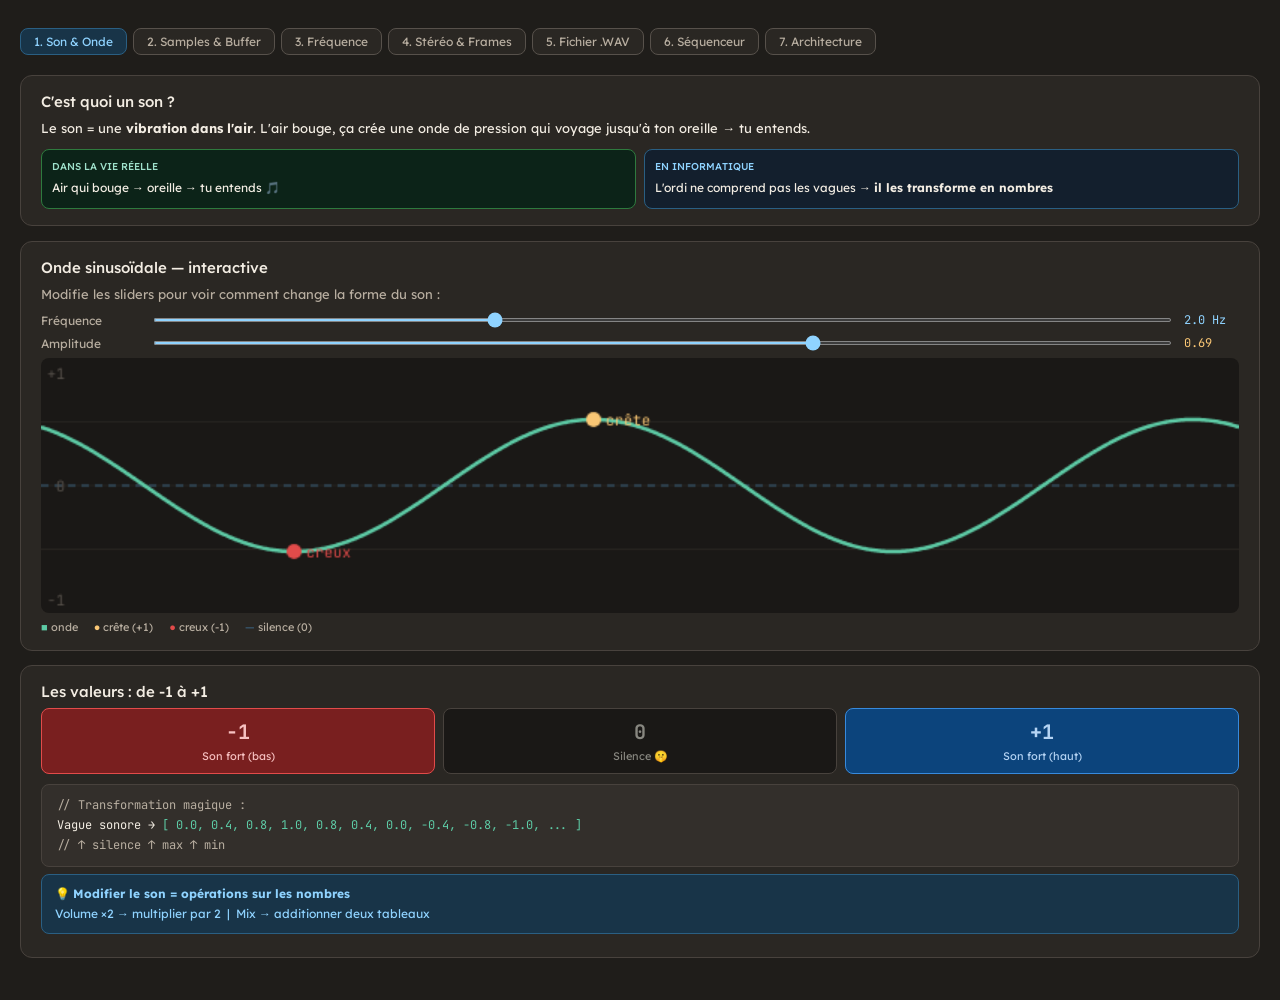
<file: dev4/theorie_projet_interactif.html>
<!doctype html>
<html lang="fr">
  <head>
    <meta charset="UTF-8" />
    <meta name="viewport" content="width=device-width, initial-scale=1.0" />
  </head>
  <body>
    <style>
      @import url("https://fonts.googleapis.com/css2?family=Lexend:wght@300;400;500;700;900&family=JetBrains+Mono:wght@400;700&display=swap");
      :root {
        --fs: "Lexend", sans-serif;
        --fm: "JetBrains Mono", monospace;
        --rmd: 8px;
        --rlg: 12px;
        --bg0: #1f1d1a;
        --bg1: #2a2723;
        --bg2: #332f2b;
        --ib: #183448;
        --ibr: #2a5f83;
        --it: #8fd3ff;
        --b2: #57514b;
        --b3: #48423d;
        --t1: #f3ede3;
        --t2: #b8aea0;
        --t3: #888780;
      }
      html,
      body {
        margin: 0;
        padding: 0;
        background: var(--bg0);
        color: var(--t1);
        font-family: var(--fs);
      }
      body {
        padding: 20px;
      }
      * {
        box-sizing: border-box;
      }
      .cours {
        padding: 0.5rem 0;
      }

      /* NAV */
      .nav {
        display: flex;
        gap: 6px;
        flex-wrap: wrap;
        margin-bottom: 1.25rem;
      }
      .nav-btn {
        padding: 5px 13px;
        border-radius: var(--rmd);
        border: 0.5px solid var(--b2);
        background: var(--bg1);
        cursor: pointer;
        font-size: 12px;
        color: var(--t2);
        transition: all 0.15s;
        font-family: var(--fs);
      }
      .nav-btn.active {
        background: var(--ib);
        color: var(--it);
        border-color: var(--ibr);
      }
      .nav-btn:hover:not(.active) {
        background: var(--bg2);
        color: var(--t1);
      }
      .section {
        display: none;
      }
      .section.active {
        display: block;
      }

      /* CARDS */
      .card {
        background: var(--bg1);
        border: 0.5px solid var(--b3);
        border-radius: var(--rlg);
        padding: 1rem 1.25rem;
        margin-bottom: 0.9rem;
      }
      h2 {
        font-size: 15px;
        font-weight: 500;
        margin: 0 0 7px;
        color: var(--t1);
      }
      h3 {
        font-size: 13px;
        font-weight: 500;
        margin: 10px 0 5px;
        color: var(--t2);
      }
      p {
        font-size: 13px;
        color: var(--t1);
        margin: 5px 0;
        line-height: 1.65;
      }
      code {
        font-family: var(--fm);
        font-size: 12px;
        background: var(--bg2);
        padding: 1px 5px;
        border-radius: 4px;
      }
      .code-block {
        background: var(--bg2);
        border-radius: var(--rmd);
        padding: 11px 15px;
        font-family: var(--fm);
        font-size: 12px;
        color: var(--t1);
        margin: 7px 0;
        line-height: 1.65;
        border: 0.5px solid var(--b3);
        overflow-x: auto;
      }
      .kw {
        color: #afa9ec;
        font-weight: 500;
      }
      .cm {
        color: var(--t2);
      }
      .str {
        color: #5dcaa5;
      }

      /* BUTTONS */
      .step-btn {
        padding: 7px 18px;
        border-radius: var(--rmd);
        border: 0.5px solid var(--b2);
        background: var(--bg2);
        cursor: pointer;
        font-size: 12px;
        color: var(--t1);
        transition: all 0.15s;
        margin-top: 7px;
        font-family: var(--fs);
      }
      .step-btn:hover {
        background: var(--ib);
        color: var(--it);
        border-color: var(--ibr);
      }
      .step-btn + .step-btn {
        margin-left: 6px;
      }

      /* BADGES & PILLS */
      .badge {
        display: inline-block;
        padding: 2px 7px;
        border-radius: 20px;
        font-size: 10px;
        font-weight: 500;
      }
      .badge.ok {
        background: #085041;
        color: #9fe1cb;
      }
      .badge.err {
        background: #791f1f;
        color: #f7c1c1;
      }
      .badge.inf {
        background: #0c447c;
        color: #b5d4f4;
      }
      .badge.amr {
        background: #633806;
        color: #fac775;
      }
      .pill {
        display: inline-block;
        padding: 2px 9px;
        border-radius: 20px;
        font-size: 11px;
        background: #0c447c;
        color: #b5d4f4;
        margin: 2px;
      }
      .pill.g {
        background: #085041;
        color: #9fe1cb;
      }
      .pill.a {
        background: #633806;
        color: #fac775;
      }
      .pill.r {
        background: #791f1f;
        color: #f7c1c1;
      }

      /* INFO BOXES */
      .info-box {
        background: var(--ib);
        border: 0.5px solid var(--ibr);
        border-radius: var(--rmd);
        padding: 9px 13px;
        margin: 7px 0;
        font-size: 12px;
        color: var(--it);
        line-height: 1.65;
      }
      .warn-box {
        background: #201500;
        border: 0.5px solid #7a4e00;
        border-radius: var(--rmd);
        padding: 9px 13px;
        margin: 7px 0;
        font-size: 12px;
        color: #fac775;
        line-height: 1.65;
      }

      /* LAYOUT */
      .two-col {
        display: grid;
        grid-template-columns: 1fr 1fr;
        gap: 10px;
      }
      .three-col {
        display: grid;
        grid-template-columns: 1fr 1fr 1fr;
        gap: 10px;
      }
      .slider-row {
        display: flex;
        align-items: center;
        gap: 10px;
        margin: 7px 0;
        font-size: 12px;
      }
      .slider-row input[type="range"] {
        flex: 1;
        accent-color: #8fd3ff;
        cursor: pointer;
        height: 4px;
      }
      .slider-row label {
        color: var(--t2);
        min-width: 100px;
      }
      .result-box {
        border-radius: var(--rmd);
        padding: 9px 13px;
        font-size: 12px;
        font-family: var(--fm);
        margin-top: 7px;
        border: 0.5px solid var(--b3);
        background: var(--bg2);
        color: var(--it);
      }

      /* CANVAS */
      canvas {
        display: block;
        border-radius: var(--rmd);
      }

      /* BUFFER CELLS */
      .buf-row {
        display: flex;
        gap: 3px;
        flex-wrap: wrap;
        margin: 7px 0;
        align-items: center;
      }
      .buf-cell {
        min-width: 40px;
        height: 40px;
        border-radius: 6px;
        border: 0.5px solid var(--b3);
        background: var(--bg2);
        display: flex;
        align-items: center;
        justify-content: center;
        font-family: var(--fm);
        font-size: 9px;
        padding: 0 3px;
        color: var(--t3);
        transition: all 0.35s ease;
        font-weight: 500;
        text-align: center;
      }
      .buf-cell.lit-L {
        background: #0b2540;
        border-color: #378add;
        color: #b5d4f4;
        transform: scale(1.12);
        box-shadow: 0 0 8px rgba(55, 138, 221, 0.4);
      }
      .buf-cell.lit-R {
        background: #042e1a;
        border-color: #3ea874;
        color: #9fe1cb;
        transform: scale(1.12);
        box-shadow: 0 0 8px rgba(62, 168, 116, 0.4);
      }
      .buf-cell.lit-S {
        background: #2e1a00;
        border-color: #ba7517;
        color: #fac775;
        transform: scale(1.1);
        box-shadow: 0 0 6px rgba(186, 117, 23, 0.4);
      }
      .buf-cell.lit-W {
        background: #1a0c2e;
        border-color: #7c3aed;
        color: #d8b4fe;
        transform: scale(1.1);
        box-shadow: 0 0 6px rgba(124, 58, 237, 0.4);
      }

      /* SEQUENCER */
      .seq-wrap {
        overflow-x: auto;
        padding-bottom: 6px;
      }
      .seq-step-row {
        display: flex;
        padding-left: 76px;
        gap: 3px;
        margin-bottom: 2px;
      }
      .seq-step-num {
        flex: 1;
        text-align: center;
        font-size: 9px;
        color: var(--t3);
        font-family: var(--fm);
        min-width: 0;
      }
      .seq-row {
        display: flex;
        gap: 3px;
        margin-bottom: 3px;
      }
      .seq-lbl {
        width: 74px;
        min-width: 74px;
        display: flex;
        align-items: center;
        justify-content: flex-end;
        padding-right: 8px;
        font-size: 11px;
        color: var(--t2);
        font-family: var(--fm);
      }
      .seq-cell {
        flex: 1;
        height: 28px;
        border-radius: 5px;
        min-width: 0;
        border: 0.5px solid var(--b3);
        background: var(--bg2);
        cursor: pointer;
        transition: all 0.1s;
      }
      .seq-cell:hover {
        border-color: var(--b2);
        background: #3a3530;
      }
      .seq-cell.on0 {
        background: #0c2540;
        border-color: #1a6ab5;
      }
      .seq-cell.on1 {
        background: #0a2a18;
        border-color: #2e7a4e;
      }
      .seq-cell.on2 {
        background: #2e1a00;
        border-color: #9a6010;
      }
      .seq-cell.on3 {
        background: #1a0a2e;
        border-color: #6c3aad;
      }
      .seq-cell.cur {
        box-shadow: 0 0 0 2px #8fd3ff;
      }
      .seq-cell.cur.on0 {
        background: #1a4870;
        box-shadow:
          0 0 0 2px #8fd3ff,
          0 0 10px rgba(143, 211, 255, 0.5);
      }
      .seq-cell.cur.on1 {
        background: #155a30;
        box-shadow:
          0 0 0 2px #5dcaa5,
          0 0 10px rgba(93, 202, 165, 0.5);
      }
      .seq-cell.cur.on2 {
        background: #4a2e00;
        box-shadow:
          0 0 0 2px #fac775,
          0 0 10px rgba(250, 199, 117, 0.5);
      }
      .seq-cell.cur.on3 {
        background: #301550;
        box-shadow:
          0 0 0 2px #c4b5fd,
          0 0 10px rgba(196, 181, 253, 0.5);
      }

      /* PIPELINE */
      .pipe-zone {
        display: flex;
        gap: 8px;
        align-items: stretch;
        flex-wrap: wrap;
        margin: 10px 0;
      }
      .pipe-blk {
        border-radius: var(--rmd);
        padding: 8px 12px;
        font-size: 11px;
        cursor: pointer;
        border: 0.5px solid var(--b3);
        background: var(--bg1);
        transition: all 0.2s;
        text-align: center;
        font-family: var(--fm);
        position: relative;
        user-select: none;
      }
      .pipe-blk:hover {
        filter: brightness(1.2);
      }
      .pipe-blk.sel {
        outline: 2px solid currentColor;
        outline-offset: 2px;
        filter: brightness(1.3);
      }
      .pipe-blk.seq {
        background: #131f2d;
        border-color: #2a5f83;
        color: #8fd3ff;
      }
      .pipe-blk.play {
        background: #0c2318;
        border-color: #2e7a3e;
        color: #9fe1cb;
      }
      .pipe-blk.dly {
        background: #201500;
        border-color: #7a4e00;
        color: #fac775;
      }
      .pipe-blk.mix {
        background: #1a0c2e;
        border-color: #5c2ea0;
        color: #d8b4fe;
      }
      .pipe-blk.out {
        background: #280c0c;
        border-color: #b02020;
        color: #fca5a5;
      }
      .pipe-arr {
        color: var(--t3);
        font-size: 14px;
        display: flex;
        align-items: center;
        align-self: center;
      }
      .pipe-col {
        display: flex;
        flex-direction: column;
        gap: 4px;
      }
      .pipe-mini-arr {
        color: var(--t3);
        font-size: 11px;
        text-align: center;
      }

      /* FLOW PARTICLE ANIMATION */
      .flow-line {
        position: relative;
        height: 2px;
        flex: 1;
        min-width: 20px;
        background: var(--b3);
        border-radius: 2px;
        overflow: visible;
        align-self: center;
      }
      .flow-line::after {
        content: "";
        position: absolute;
        top: -3px;
        left: 0;
        width: 8px;
        height: 8px;
        border-radius: 50%;
        background: var(--it);
        opacity: 0;
        animation: flow-anim 2s ease-in-out infinite;
      }
      @keyframes flow-anim {
        0% {
          left: 0%;
          opacity: 0;
        }
        10% {
          opacity: 1;
        }
        90% {
          opacity: 1;
        }
        100% {
          left: calc(100% - 8px);
          opacity: 0;
        }
      }
      .flow-line.green::after {
        background: #9fe1cb;
        animation-delay: 0.5s;
      }
      .flow-line.amber::after {
        background: #fac775;
        animation-delay: 1s;
      }
      .flow-line.purple::after {
        background: #d8b4fe;
        animation-delay: 1.5s;
      }
      .flow-line.red::after {
        background: #fca5a5;
        animation-delay: 1.8s;
      }

      @media (max-width: 600px) {
        .two-col,
        .three-col {
          grid-template-columns: 1fr;
        }
      }
    </style>

    <div class="cours">
      <div class="nav">
        <button class="nav-btn active" onclick="show('onde', event)">
          1. Son &amp; Onde
        </button>
        <button class="nav-btn" onclick="show('samples', event)">
          2. Samples &amp; Buffer
        </button>
        <button class="nav-btn" onclick="show('freq', event)">
          3. Fréquence
        </button>
        <button class="nav-btn" onclick="show('stereo', event)">
          4. Stéréo &amp; Frames
        </button>
        <button class="nav-btn" onclick="show('wav', event)">
          5. Fichier .WAV
        </button>
        <button class="nav-btn" onclick="show('seq', event)">
          6. Séquenceur
        </button>
        <button class="nav-btn" onclick="show('pipe', event)">
          7. Architecture
        </button>
      </div>

      <!-- ═══════════════════════════════════════════════════════════
           1. SON & ONDE
      ═══════════════════════════════════════════════════════════ -->
      <div class="section active" id="s-onde">
        <div class="card">
          <h2>C'est quoi un son ?</h2>
          <p>
            Le son = une <strong>vibration dans l'air</strong>. L'air bouge, ça
            crée une onde de pression qui voyage jusqu'à ton oreille → tu
            entends.
          </p>
          <div class="two-col" style="gap: 8px; margin-top: 10px">
            <div
              style="
                background: #0c2318;
                border: 0.5px solid #2e7a3e;
                border-radius: 8px;
                padding: 10px;
              "
            >
              <div
                style="
                  font-size: 10px;
                  color: #9fe1cb;
                  margin-bottom: 5px;
                  font-weight: 500;
                "
              >
                DANS LA VIE RÉELLE
              </div>
              <p style="font-size: 12px; margin: 0">
                Air qui bouge → oreille → tu entends 🎵
              </p>
            </div>
            <div
              style="
                background: #131f2d;
                border: 0.5px solid #2a5f83;
                border-radius: 8px;
                padding: 10px;
              "
            >
              <div
                style="
                  font-size: 10px;
                  color: #8fd3ff;
                  margin-bottom: 5px;
                  font-weight: 500;
                "
              >
                EN INFORMATIQUE
              </div>
              <p style="font-size: 12px; margin: 0">
                L'ordi ne comprend pas les vagues →
                <strong>il les transforme en nombres</strong>
              </p>
            </div>
          </div>
        </div>

        <div class="card">
          <h2>Onde sinusoïdale — interactive</h2>
          <p style="color: var(--t2)">
            Modifie les sliders pour voir comment change la forme du son :
          </p>
          <div class="slider-row">
            <label>Fréquence</label>
            <input
              type="range"
              id="sl-wfreq"
              min="0.5"
              max="5"
              step="0.1"
              value="2"
            />
            <span
              id="wfreq-lbl"
              style="min-width: 55px; color: var(--it); font-family: var(--fm)"
              >2.0 Hz</span
            >
          </div>
          <div class="slider-row">
            <label>Amplitude</label>
            <input
              type="range"
              id="sl-wamp"
              min="10"
              max="90"
              step="1"
              value="62"
            />
            <span
              id="wamp-lbl"
              style="min-width: 55px; color: #fac775; font-family: var(--fm)"
              >0.69</span
            >
          </div>
          <canvas
            id="cv-wave"
            width="800"
            height="170"
            style="width: 100%; background: #1a1816; margin-top: 6px"
          ></canvas>
          <div
            style="
              display: flex;
              gap: 16px;
              margin-top: 7px;
              font-size: 11px;
              flex-wrap: wrap;
              color: var(--t2);
            "
          >
            <span><span style="color: #5dcaa5">■</span> onde</span>
            <span><span style="color: #fac775">●</span> crête (+1)</span>
            <span><span style="color: #e24b4a">●</span> creux (-1)</span>
            <span><span style="color: #3a5f7a">—</span> silence (0)</span>
          </div>
        </div>

        <div class="card">
          <h2>Les valeurs : de -1 à +1</h2>
          <div class="three-col" style="gap: 8px; margin-top: 6px">
            <div
              style="
                background: #791f1f;
                border: 0.5px solid #e24b4a;
                border-radius: 8px;
                padding: 10px;
                text-align: center;
              "
            >
              <div
                style="
                  font-family: var(--fm);
                  font-size: 20px;
                  color: #f7c1c1;
                  font-weight: 700;
                "
              >
                -1
              </div>
              <div style="font-size: 11px; color: #f7c1c1; margin-top: 4px">
                Son fort (bas)
              </div>
            </div>
            <div
              style="
                background: #1a1816;
                border: 0.5px solid var(--b3);
                border-radius: 8px;
                padding: 10px;
                text-align: center;
              "
            >
              <div
                style="
                  font-family: var(--fm);
                  font-size: 20px;
                  color: var(--t3);
                  font-weight: 700;
                "
              >
                0
              </div>
              <div style="font-size: 11px; color: var(--t3); margin-top: 4px">
                Silence 🤫
              </div>
            </div>
            <div
              style="
                background: #0c447c;
                border: 0.5px solid #378add;
                border-radius: 8px;
                padding: 10px;
                text-align: center;
              "
            >
              <div
                style="
                  font-family: var(--fm);
                  font-size: 20px;
                  color: #b5d4f4;
                  font-weight: 700;
                "
              >
                +1
              </div>
              <div style="font-size: 11px; color: #b5d4f4; margin-top: 4px">
                Son fort (haut)
              </div>
            </div>
          </div>
          <div class="code-block" style="margin-top: 10px">
            <span class="cm">// Transformation magique :</span><br />
            Vague sonore →
            <span class="str"
              >[ 0.0, 0.4, 0.8, 1.0, 0.8, 0.4, 0.0, -0.4, -0.8, -1.0, ...
              ]</span
            ><br />
            <span class="cm">// ↑ silence ↑ max ↑ min</span>
          </div>
          <div class="info-box">
            💡 <strong>Modifier le son = opérations sur les nombres</strong
            ><br />
            Volume ×2 → multiplier par 2 &nbsp;|&nbsp; Mix → additionner deux
            tableaux
          </div>
        </div>
      </div>

      <!-- ═══════════════════════════════════════════════════════════
           2. SAMPLES & BUFFER
      ═══════════════════════════════════════════════════════════ -->
      <div class="section" id="s-samples">
        <div class="card">
          <h2>C'est quoi un sample (échantillon) ?</h2>
          <p>
            Un <strong>sample</strong> = une
            <strong>mesure du son à un instant précis</strong>. Comme une photo
            du son.
          </p>
          <div class="two-col" style="gap: 8px; margin-top: 8px">
            <div
              style="
                background: #0c2318;
                border: 0.5px solid #2e7a3e;
                border-radius: 8px;
                padding: 10px;
              "
            >
              <div
                style="
                  font-size: 10px;
                  color: #9fe1cb;
                  font-weight: 500;
                  margin-bottom: 5px;
                "
              >
                ANALOGIE VIDÉO 🎥
              </div>
              <div
                class="code-block"
                style="margin: 0; font-size: 11px; padding: 7px"
              >
                Vidéo = plein d'images<br />Son = plein de nombres
              </div>
            </div>
            <div
              style="
                background: #131f2d;
                border: 0.5px solid #2a5f83;
                border-radius: 8px;
                padding: 10px;
              "
            >
              <div
                style="
                  font-size: 10px;
                  color: #8fd3ff;
                  font-weight: 500;
                  margin-bottom: 5px;
                "
              >
                EN PRATIQUE
              </div>
              <div
                class="code-block"
                style="margin: 0; font-size: 11px; padding: 7px"
              >
                t1→0.0 t2→0.4<br />t3→0.8 t4→1.0
              </div>
            </div>
          </div>
        </div>

        <div class="card">
          <h2>Visualisation : onde → samples → buffer</h2>
          <div class="slider-row">
            <label>Nombre de samples</label>
            <input
              type="range"
              id="sl-nsamp"
              min="4"
              max="28"
              step="1"
              value="10"
            />
            <span
              id="nsamp-lbl"
              style="min-width: 40px; color: #fac775; font-family: var(--fm)"
              >10</span
            >
          </div>
          <canvas
            id="cv-samples"
            width="800"
            height="210"
            style="
              width: 100%;
              background: #1a1816;
              margin-top: 4px;
              border-radius: 8px;
            "
          ></canvas>
          <p style="font-size: 11px; color: var(--t2); margin-top: 5px">
            Les <span style="color: #fac775">points orange</span> sur la courbe
            = les samples prélevés.
          </p>

          <h3 style="margin-top: 12px">Buffer résultant</h3>
          <div id="buf-samp-row" class="buf-row"></div>
          <button class="step-btn" onclick="animSampBuf()">
            ▶ Animer le remplissage
          </button>
        </div>

        <div class="card">
          <h2>Terminologie essentielle</h2>
          <div class="two-col" style="gap: 8px">
            <div
              style="
                background: #2e1a00;
                border: 0.5px solid #ba7517;
                border-radius: 8px;
                padding: 11px;
              "
            >
              <div
                style="
                  font-size: 10px;
                  color: #fac775;
                  font-weight: 500;
                  margin-bottom: 5px;
                "
              >
                SAMPLE
              </div>
              <span style="color: #fac775; font-size: 14px; font-weight: 500"
                >Une seule valeur</span
              ><br />
              <span style="font-size: 11px; color: var(--t2)"
                >entre -1 et +1</span
              >
            </div>
            <div
              style="
                background: #0c2318;
                border: 0.5px solid #2e7a4e;
                border-radius: 8px;
                padding: 11px;
              "
            >
              <div
                style="
                  font-size: 10px;
                  color: #9fe1cb;
                  font-weight: 500;
                  margin-bottom: 5px;
                "
              >
                BUFFER
              </div>
              <span style="color: #9fe1cb; font-size: 14px; font-weight: 500"
                >Tableau de samples</span
              ><br />
              <span style="font-size: 11px; color: var(--t2)"
                >[0.2, -0.1, 0.5, ...]</span
              >
            </div>
          </div>
          <div class="code-block" style="margin-top: 8px">
            <span class="kw">float</span> buffer[] = {<span class="str"
              >0.0</span
            >, <span class="str">0.4</span>, <span class="str">0.7</span>,
            <span class="str">1.0</span>, <span class="str">0.7</span>,
            <span class="str">0.4</span>, <span class="str">0.0</span>,
            <span class="str">-0.4</span>, ...};<br />
            <span class="cm">// ↑ chaque élément = un sample</span>
          </div>
        </div>
      </div>

      <!-- ═══════════════════════════════════════════════════════════
           3. FRÉQUENCE D'ÉCHANTILLONNAGE
      ═══════════════════════════════════════════════════════════ -->
      <div class="section" id="s-freq">
        <div class="card">
          <h2>Fréquence d'échantillonnage — c'est quoi ?</h2>
          <p>
            C'est <strong>combien de samples on prélève par seconde</strong>.
            Unité : Hz (Hertz).
          </p>
          <div class="warn-box">
            ⏱ Exemple : <code>44100 Hz</code> = 44 100 samples par seconde.<br />En
            1 seconde, l'ordi mesure l'onde <strong>44 100 fois</strong>.
          </div>
        </div>

        <div class="card">
          <h2>Comparaison interactive : peu vs beaucoup</h2>
          <div class="slider-row">
            <label>Nombre de points</label>
            <input
              type="range"
              id="sl-sr"
              min="4"
              max="60"
              step="1"
              value="12"
            />
            <span
              id="sr-lbl"
              style="min-width: 60px; color: #fac775; font-family: var(--fm)"
              >12 pts</span
            >
          </div>
          <div class="two-col" style="gap: 8px; margin-top: 8px">
            <div>
              <div
                style="
                  font-size: 10px;
                  color: #e24b4a;
                  margin-bottom: 4px;
                  font-weight: 500;
                "
              >
                ⚠ PEU DE SAMPLES — reconstruction grossière
              </div>
              <canvas
                id="cv-sr-low"
                width="380"
                height="130"
                style="width: 100%; background: #1a1816; border-radius: 8px"
              ></canvas>
            </div>
            <div>
              <div
                style="
                  font-size: 10px;
                  color: #5dcaa5;
                  margin-bottom: 4px;
                  font-weight: 500;
                "
              >
                ✓ BEAUCOUP DE SAMPLES — reconstruction fidèle
              </div>
              <canvas
                id="cv-sr-high"
                width="380"
                height="130"
                style="width: 100%; background: #1a1816; border-radius: 8px"
              ></canvas>
            </div>
          </div>
          <div
            id="sr-qual"
            class="result-box"
            style="text-align: center; margin-top: 8px"
          ></div>
        </div>

        <div class="card">
          <h2>Analogie : FPS vidéo vs Hz audio</h2>
          <div class="two-col" style="gap: 8px">
            <div>
              <div
                style="font-size: 11px; color: var(--t2); margin-bottom: 6px"
              >
                Vidéo
              </div>
              <div
                style="
                  display: flex;
                  flex-direction: column;
                  gap: 4px;
                  font-size: 12px;
                "
              >
                <div
                  style="
                    background: #791f1f;
                    border: 0.5px solid #e24b4a;
                    border-radius: 6px;
                    padding: 7px 10px;
                    color: #f7c1c1;
                  "
                >
                  5 fps → saccadé 😵
                </div>
                <div
                  style="
                    background: #633806;
                    border: 0.5px solid #ba7517;
                    border-radius: 6px;
                    padding: 7px 10px;
                    color: #fac775;
                  "
                >
                  15 fps → passable
                </div>
                <div
                  style="
                    background: #085041;
                    border: 0.5px solid #639922;
                    border-radius: 6px;
                    padding: 7px 10px;
                    color: #9fe1cb;
                  "
                >
                  30 fps → fluide ✅
                </div>
              </div>
            </div>
            <div>
              <div
                style="font-size: 11px; color: var(--t2); margin-bottom: 6px"
              >
                Audio
              </div>
              <div
                style="
                  display: flex;
                  flex-direction: column;
                  gap: 4px;
                  font-size: 12px;
                "
              >
                <div
                  style="
                    background: #791f1f;
                    border: 0.5px solid #e24b4a;
                    border-radius: 6px;
                    padding: 7px 10px;
                    color: #f7c1c1;
                  "
                >
                  8 000 Hz → téléphone
                </div>
                <div
                  style="
                    background: #633806;
                    border: 0.5px solid #ba7517;
                    border-radius: 6px;
                    padding: 7px 10px;
                    color: #fac775;
                  "
                >
                  22 050 Hz → radio FM
                </div>
                <div
                  style="
                    background: #085041;
                    border: 0.5px solid #639922;
                    border-radius: 6px;
                    padding: 7px 10px;
                    color: #9fe1cb;
                  "
                >
                  44 100 Hz → CD / ton projet 🎯
                </div>
              </div>
            </div>
          </div>
          <div class="info-box" style="margin-top: 10px">
            💡 Plus il y a de samples → plus le son est précis → plus le fichier
            est lourd.
          </div>
        </div>
      </div>

      <!-- ═══════════════════════════════════════════════════════════
           4. STÉRÉO & FRAMES
      ═══════════════════════════════════════════════════════════ -->
      <div class="section" id="s-stereo">
        <div class="card">
          <h2>Pourquoi "stéréo" ?</h2>
          <p>
            Parce qu'on a <strong>2 oreilles</strong> ! Gauche et droite. Le son
            arrive différemment à chacune → sensation d'espace.
          </p>
          <div class="two-col" style="gap: 10px; margin-top: 10px">
            <div
              style="
                background: #0c2540;
                border: 0.5px solid #378add;
                border-radius: 10px;
                padding: 14px;
                text-align: center;
              "
            >
              <div style="font-size: 36px">👂</div>
              <div style="color: #b5d4f4; font-weight: 500; margin-top: 5px">
                Canal L (Gauche)
              </div>
              <div
                id="ear-L"
                style="
                  font-family: var(--fm);
                  font-size: 22px;
                  margin-top: 8px;
                  color: #8fd3ff;
                  min-height: 28px;
                "
              >
                —
              </div>
            </div>
            <div
              style="
                background: #042e1a;
                border: 0.5px solid #3ea874;
                border-radius: 10px;
                padding: 14px;
                text-align: center;
              "
            >
              <div style="font-size: 36px">👂</div>
              <div style="color: #9fe1cb; font-weight: 500; margin-top: 5px">
                Canal R (Droite)
              </div>
              <div
                id="ear-R"
                style="
                  font-family: var(--fm);
                  font-size: 22px;
                  margin-top: 8px;
                  color: #5dcaa5;
                  min-height: 28px;
                "
              >
                —
              </div>
            </div>
          </div>
        </div>

        <div class="card">
          <h2>Buffer interleaved — comment l'ordi stocke le stéréo</h2>
          <p>
            Les deux canaux sont mélangés dans <strong>un seul tableau</strong>,
            case par case :
          </p>
          <div class="code-block">
            <span class="str">[ L ][ R ][ L ][ R ][ L ][ R ]...</span><br />
            <span class="cm"
              >// ↑ gauche ↑ droite → interleaved (entrelacé)</span
            >
          </div>
          <div
            id="stereo-buf"
            class="buf-row"
            style="justify-content: center; margin-top: 10px"
          ></div>
          <div
            style="display: flex; gap: 14px; margin-top: 6px; font-size: 11px"
          >
            <span><span style="color: #b5d4f4">■</span> Gauche (L)</span>
            <span><span style="color: #9fe1cb">■</span> Droite (R)</span>
          </div>
          <div style="margin-top: 8px">
            <button class="step-btn" onclick="stepStereo()">
              ▶ Avancer 1 frame
            </button>
            <button class="step-btn" onclick="resetStereo()">
              ↺ Recommencer
            </button>
          </div>
          <div id="stereo-msg" class="info-box" style="margin-top: 8px">
            Clique "Avancer 1 frame" pour voir comment le buffer se remplit.
          </div>
        </div>

        <div class="card">
          <h2>Mono vs Stéréo</h2>
          <div class="two-col" style="gap: 8px">
            <div
              style="
                background: #201500;
                border: 0.5px solid #7a5000;
                border-radius: 8px;
                padding: 12px;
              "
            >
              <div
                style="
                  font-weight: 500;
                  color: #fac775;
                  margin-bottom: 6px;
                  font-size: 13px;
                "
              >
                🔈 MONO — 1 canal
              </div>
              <p style="font-size: 11px; color: var(--t2)">
                Même son dans les 2 oreilles.
              </p>
              <div
                class="code-block"
                style="font-size: 10px; padding: 6px; margin: 6px 0"
              >
                1 frame = 1 sample
              </div>
              <div class="buf-row" style="justify-content: center; gap: 3px">
                <div
                  class="buf-cell"
                  style="
                    background: #2e1a00;
                    border-color: #ba7517;
                    color: #fac775;
                    min-width: 32px;
                    height: 32px;
                    font-size: 9px;
                  "
                >
                  0.5
                </div>
                <div
                  class="buf-cell"
                  style="
                    background: #2e1a00;
                    border-color: #ba7517;
                    color: #fac775;
                    min-width: 32px;
                    height: 32px;
                    font-size: 9px;
                  "
                >
                  0.8
                </div>
                <div
                  class="buf-cell"
                  style="
                    background: #2e1a00;
                    border-color: #ba7517;
                    color: #fac775;
                    min-width: 32px;
                    height: 32px;
                    font-size: 9px;
                  "
                >
                  0.3
                </div>
              </div>
            </div>
            <div
              style="
                background: #0a1a28;
                border: 0.5px solid #1a5080;
                border-radius: 8px;
                padding: 12px;
              "
            >
              <div
                style="
                  font-weight: 500;
                  color: #8fd3ff;
                  margin-bottom: 6px;
                  font-size: 13px;
                "
              >
                🎧 STÉRÉO — 2 canaux
              </div>
              <p style="font-size: 11px; color: var(--t2)">
                Son différent gauche/droite.
              </p>
              <div
                class="code-block"
                style="font-size: 10px; padding: 6px; margin: 6px 0"
              >
                1 frame = 2 samples
              </div>
              <div class="buf-row" style="justify-content: center; gap: 3px">
                <div
                  class="buf-cell"
                  style="
                    background: #0c2540;
                    border-color: #378add;
                    color: #b5d4f4;
                    min-width: 32px;
                    height: 32px;
                    font-size: 9px;
                  "
                >
                  L
                </div>
                <div
                  class="buf-cell"
                  style="
                    background: #042e1a;
                    border-color: #3ea874;
                    color: #9fe1cb;
                    min-width: 32px;
                    height: 32px;
                    font-size: 9px;
                  "
                >
                  R
                </div>
                <div
                  class="buf-cell"
                  style="
                    background: #0c2540;
                    border-color: #378add;
                    color: #b5d4f4;
                    min-width: 32px;
                    height: 32px;
                    font-size: 9px;
                  "
                >
                  L
                </div>
                <div
                  class="buf-cell"
                  style="
                    background: #042e1a;
                    border-color: #3ea874;
                    color: #9fe1cb;
                    min-width: 32px;
                    height: 32px;
                    font-size: 9px;
                  "
                >
                  R
                </div>
              </div>
            </div>
          </div>
          <div class="warn-box" style="margin-top: 10px">
            ⚠ Dans ton projet C++ : le buffer est interleaved stéréo !<br />
            <code
              >index 0 → L &nbsp;|&nbsp; index 1 → R &nbsp;|&nbsp; index 2 → L
              &nbsp;|&nbsp; index 3 → R ...</code
            >
          </div>
        </div>
      </div>

      <!-- ═══════════════════════════════════════════════════════════
           5. FICHIER .WAV
      ═══════════════════════════════════════════════════════════ -->
      <div class="section" id="s-wav">
        <div class="card">
          <h2>C'est quoi un fichier .WAV ?</h2>
          <p>
            Un <code>.wav</code> = une
            <strong>boîte remplie de nombres (samples)</strong>. Le fichier
            stocke les données audio <strong>sans compression</strong>.
          </p>
          <div class="two-col" style="gap: 8px; margin-top: 8px">
            <div
              style="
                background: #0c2318;
                border: 0.5px solid #2e7a3e;
                border-radius: 8px;
                padding: 11px;
              "
            >
              <div style="color: #9fe1cb; font-weight: 500; margin-bottom: 6px">
                WAV ✅
              </div>
              <div style="font-size: 12px">✓ Qualité parfaite</div>
              <div style="font-size: 12px">✓ Facile à lire en C++</div>
              <div style="font-size: 12px">✓ Non compressé</div>
              <div style="font-size: 12px; color: var(--t2)">
                ✗ Fichier lourd
              </div>
            </div>
            <div
              style="
                background: #2a2723;
                border: 0.5px solid #57514b;
                border-radius: 8px;
                padding: 11px;
              "
            >
              <div
                style="color: var(--t2); font-weight: 500; margin-bottom: 6px"
              >
                MP3
              </div>
              <div style="font-size: 12px">✓ Fichier léger</div>
              <div style="font-size: 12px; color: var(--t2)">
                ✗ Perd de la qualité
              </div>
              <div style="font-size: 12px; color: var(--t2)">
                ✗ Plus complexe à décoder
              </div>
              <div style="font-size: 12px; color: var(--t2)">
                ✗ Non utilisé dans le projet
              </div>
            </div>
          </div>
        </div>

        <div class="card">
          <h2>Anatomie d'un fichier WAV + simulation de chargement</h2>
          <div
            id="wav-diagram"
            style="
              border: 0.5px solid #2a5f83;
              border-radius: 8px;
              overflow: hidden;
              font-family: var(--fm);
              font-size: 11px;
            "
          >
            <div
              style="
                background: #131f2d;
                color: #8fd3ff;
                padding: 8px 12px;
                border-bottom: 0.5px solid #2a5f83;
                display: flex;
                justify-content: space-between;
              "
            >
              <span id="wav-fname">📁 kick.wav</span>
              <span style="color: var(--t3)">RIFF / WAV format</span>
            </div>
            <div
              id="wav-header"
              style="
                background: #1a2030;
                padding: 8px 12px;
                border-bottom: 0.5px solid #2a5f83;
                transition: all 0.4s;
              "
            >
              <div style="color: #8fd3ff; font-size: 10px; margin-bottom: 4px">
                ── HEADER (métadonnées)
              </div>
              <div
                style="
                  display: flex;
                  gap: 16px;
                  flex-wrap: wrap;
                  font-size: 11px;
                "
              >
                <span
                  ><span style="color: var(--t2)">sample_rate:</span>
                  <span id="wav-sr" style="color: #5dcaa5">?</span></span
                >
                <span
                  ><span style="color: var(--t2)">channels:</span>
                  <span id="wav-ch" style="color: #5dcaa5">?</span></span
                >
                <span
                  ><span style="color: var(--t2)">bit_depth:</span>
                  <span id="wav-bd" style="color: #5dcaa5">?</span></span
                >
              </div>
            </div>
            <div style="background: #1a1816; padding: 8px 12px">
              <div style="color: #fac775; font-size: 10px; margin-bottom: 6px">
                ── DATA (samples)
              </div>
              <div id="wav-data" class="buf-row" style="gap: 3px"></div>
            </div>
          </div>
          <button class="step-btn" id="wav-btn" onclick="stepWav()">
            ▶ Étape 1 : ouvrir le fichier
          </button>
          <div id="wav-msg" class="info-box" style="margin-top: 8px">
            Clique pour simuler le chargement de <code>kick.wav</code> en
            mémoire.
          </div>
        </div>

        <div class="card">
          <h2>Dans ton code C++</h2>
          <div class="code-block">
            <span class="cm">// 1. Ouvrir le fichier</span><br />
            <span class="kw">open</span>(<span class="str">"kick.wav"</span
            >)<br /><br />
            <span class="cm">// 2. Lire le header → récupérer infos</span><br />
            sampleRate = <span class="str">44100</span>; channels =
            <span class="str">2</span>; bitDepth =
            <span class="str">16</span>;<br /><br />
            <span class="cm"
              >// 3. Extraire les samples → remplir le buffer</span
            ><br />
            <span class="kw">float</span>* buffer = {
            <span class="str">0.2</span>, <span class="str">0.1</span>,
            <span class="str">0.5</span>, <span class="str">0.3</span>,
            <span class="str">-0.3</span>, <span class="str">-0.2</span>, ...
            };<br /><br />
            <span class="cm">// 4. Prêt à jouer / looper / modifier !</span>
          </div>
          <div class="info-box">
            💡 <strong>Analogie :</strong> WAV = bouteille d'eau. Samples = eau
            dedans.<br />
            Ton programme : ouvre la bouteille → boit l'eau → utilise l'énergie
            ⚡
          </div>
        </div>
      </div>

      <!-- ═══════════════════════════════════════════════════════════
           6. SÉQUENCEUR
      ═══════════════════════════════════════════════════════════ -->
      <div class="section" id="s-seq">
        <div class="card">
          <h2>C'est quoi une boîte à rythmes ?</h2>
          <p>
            C'est une machine qui joue des sons
            <strong>automatiquement et en boucle</strong>. Un
            <strong>séquenceur</strong> gère une grille : lignes = instruments,
            colonnes = pas de temps.
          </p>
          <div class="code-block" style="color: #8fd3ff">
            Temps → [ 1 ][ 2 ][ 3 ][ 4 ][ 5 ][ 6 ][ 7 ][ 8 ]...<br />
            Kick → [ X ][ ][ X ][ ][ X ][ ][ ][ ]<br />
            Snare → [ ][ X ][ ][ X ][ ][ X ][ ][ ]<br />
            Hi-Hat → [ X ][ X ][ X ][ X ][ X ][ X ][ X ][ X ]
          </div>
          <p style="font-size: 12px; color: var(--t2)">
            Un curseur avance case par case → case active ✅ = son joué →
            arrivée à la fin → retour au début 🔁
          </p>
        </div>

        <div class="card">
          <h2>Séquenceur interactif — 4 pistes × 16 steps</h2>
          <p style="font-size: 12px; color: var(--t2); margin-bottom: 8px">
            Clique sur les cases pour les activer/désactiver, puis appuie sur
            Play !
          </p>
          <div class="slider-row">
            <label>BPM</label>
            <input
              type="range"
              id="sl-bpm"
              min="40"
              max="240"
              step="5"
              value="120"
            />
            <span
              id="bpm-lbl"
              style="min-width: 65px; color: #fac775; font-family: var(--fm)"
              >120 BPM</span
            >
          </div>
          <div class="seq-wrap">
            <div class="seq-step-row" id="seq-nums"></div>
            <div id="seq-grid"></div>
          </div>
          <div
            style="display: flex; gap: 6px; margin-top: 8px; flex-wrap: wrap"
          >
            <button class="step-btn" id="seq-play-btn" onclick="seqToggle()">
              ▶ Play
            </button>
            <button class="step-btn" onclick="seqReset()">☐ Clear</button>
            <button class="step-btn" onclick="seqPreset('basic')">
              🥁 Basic Beat
            </button>
            <button class="step-btn" onclick="seqPreset('techno')">
              ⚡ Techno
            </button>
          </div>
          <div
            style="
              display: flex;
              gap: 12px;
              margin-top: 8px;
              flex-wrap: wrap;
              font-size: 11px;
              color: var(--t2);
            "
          >
            <span
              ><i
                style="
                  display: inline-block;
                  width: 11px;
                  height: 11px;
                  background: #0c2540;
                  border: 1px solid #1a6ab5;
                  border-radius: 3px;
                  vertical-align: middle;
                "
              ></i>
              Kick</span
            >
            <span
              ><i
                style="
                  display: inline-block;
                  width: 11px;
                  height: 11px;
                  background: #0a2a18;
                  border: 1px solid #2e7a4e;
                  border-radius: 3px;
                  vertical-align: middle;
                "
              ></i>
              Snare</span
            >
            <span
              ><i
                style="
                  display: inline-block;
                  width: 11px;
                  height: 11px;
                  background: #2e1a00;
                  border: 1px solid #9a6010;
                  border-radius: 3px;
                  vertical-align: middle;
                "
              ></i>
              Hi-Hat</span
            >
            <span
              ><i
                style="
                  display: inline-block;
                  width: 11px;
                  height: 11px;
                  background: #1a0a2e;
                  border: 1px solid #6c3aad;
                  border-radius: 3px;
                  vertical-align: middle;
                "
              ></i>
              Clap</span
            >
          </div>
        </div>

        <div class="card">
          <h2>Calcul : BPM → durée d'un step</h2>
          <div class="code-block">
            durée_beat = <span class="str">60</span> / BPM
            <span class="cm">// en secondes</span><br />
            durée_step = durée_beat / <span class="str">4</span>
            <span class="cm">// 4 subdivisions par beat</span><br /><br />
            <span class="cm">// À 120 BPM :</span><br />
            durée_beat = <span class="str">60</span> /
            <span class="str">120</span> = <span class="str">0.5</span> s<br />
            durée_step = <span class="str">0.5</span> /
            <span class="str">4</span> = <span class="str">0.125</span> s =
            <span class="str">125</span> ms
          </div>
          <div id="bpm-calc" class="result-box"></div>
        </div>
      </div>

      <!-- ═══════════════════════════════════════════════════════════
           7. ARCHITECTURE PIPELINE
      ═══════════════════════════════════════════════════════════ -->
      <div class="section" id="s-pipe">
        <div class="card">
          <h2>Architecture de la boîte à rythmes</h2>
          <p>Quand tu appuies sur Play, le son suit ce chemin :</p>
          <div class="code-block" style="color: #8fd3ff; font-size: 11px">
            Séquenceur → Audio Player 1,2,3,4 → Delay 1,2,3,4 → Mixer → Audio
            Out
          </div>
          <p style="font-size: 12px; color: var(--t2)">
            👆 Clique sur un bloc pour voir sa description détaillée.
          </p>
        </div>

        <div class="card">
          <h2>Pipeline interactif</h2>
          <div id="pipe-vis" style="margin: 10px 0"></div>
          <div id="pipe-detail" class="info-box">
            Clique sur un bloc ci-dessus pour voir son rôle.
          </div>
        </div>

        <div class="card">
          <h2>Résumé — ce qu'il faut absolument retenir</h2>
          <div
            style="
              display: flex;
              flex-direction: column;
              gap: 5px;
              margin-top: 6px;
            "
          >
            <div
              style="
                background: #131f2d;
                border: 0.5px solid #2a5f83;
                border-radius: 7px;
                padding: 8px 12px;
                font-size: 12px;
              "
            >
              <strong style="color: #8fd3ff">Séquenceur</strong> — décide
              <strong>quand</strong> jouer (grille 4×16, BPM)
            </div>
            <div
              style="
                background: #0c2318;
                border: 0.5px solid #2e7a3e;
                border-radius: 7px;
                padding: 8px 12px;
                font-size: 12px;
              "
            >
              <strong style="color: #9fe1cb">Audio Player ×4</strong> — lit son
              fichier WAV (kick, snare, hihat, clap)
            </div>
            <div
              style="
                background: #201500;
                border: 0.5px solid #7a4e00;
                border-radius: 7px;
                padding: 8px 12px;
                font-size: 12px;
              "
            >
              <strong style="color: #fac775">Delay ×4</strong> — ajoute un écho
              à la piste (delay_time + delay_mix)
            </div>
            <div
              style="
                background: #1a0c2e;
                border: 0.5px solid #5c2ea0;
                border-radius: 7px;
                padding: 8px 12px;
                font-size: 12px;
              "
            >
              <strong style="color: #d8b4fe">Mixer</strong> — additionne les 4
              sons en un seul signal stéréo
            </div>
            <div
              style="
                background: #280c0c;
                border: 0.5px solid #b02020;
                border-radius: 7px;
                padding: 8px 12px;
                font-size: 12px;
              "
            >
              <strong style="color: #fca5a5">Audio Out</strong> — envoie vers
              les haut-parleurs / casque 🔊
            </div>
          </div>
          <div class="info-box" style="margin-top: 10px">
            💡 <strong>Feynman version :</strong> Imagine 4 robots musiciens. Un
            chef leur dit quand jouer. Chaque robot peut ajouter un écho. Une
            machine mélange tout. La musique sort dans tes oreilles ! 🤖🎧
          </div>
        </div>
      </div>
    </div>
    <!-- .cours -->

    <script>
      // ══════════════════════════════════════════════════════
      // NAVIGATION
      // ══════════════════════════════════════════════════════
      function show(id, ev) {
        document
          .querySelectorAll(".section")
          .forEach((s) => s.classList.remove("active"));
        document
          .querySelectorAll(".nav-btn")
          .forEach((b) => b.classList.remove("active"));
        document.getElementById("s-" + id).classList.add("active");
        ev.currentTarget.classList.add("active");
        onShow(id);
      }

      function onShow(id) {
        if (id === "onde") {
          startWave();
        } else {
          stopWave();
        }
        if (id === "samples") {
          drawSamples();
          buildSampBuf();
        }
        if (id === "freq") {
          drawFreq();
        }
        if (id === "stereo") {
          initStereo();
        }
        if (id === "wav") {
          initWav();
        }
        if (id === "seq") {
          initSeq();
        }
        if (id === "pipe") {
          buildPipe();
        }
      }

      // ══════════════════════════════════════════════════════
      // 1. ONDE SINUSOÏDALE
      // ══════════════════════════════════════════════════════
      let wRaf = null;

      function drawWave() {
        const cv = document.getElementById("cv-wave");
        if (
          !cv ||
          !document.getElementById("s-onde").classList.contains("active")
        ) {
          wRaf = null;
          return;
        }
        const ctx = cv.getContext("2d");
        const W = cv.width,
          H = cv.height;
        const freq = parseFloat(document.getElementById("sl-wfreq").value);
        const amp = parseFloat(document.getElementById("sl-wamp").value) / 100;
        const ph = performance.now() / 650;

        ctx.clearRect(0, 0, W, H);

        // Background grid
        ctx.strokeStyle = "#272420";
        ctx.lineWidth = 1;
        for (let y = H / 4; y < H; y += H / 4) {
          ctx.beginPath();
          ctx.moveTo(0, y);
          ctx.lineTo(W, y);
          ctx.stroke();
        }

        // Zero axis
        ctx.strokeStyle = "#3a5f7a";
        ctx.lineWidth = 1;
        ctx.setLineDash([5, 4]);
        ctx.beginPath();
        ctx.moveTo(0, H / 2);
        ctx.lineTo(W, H / 2);
        ctx.stroke();
        ctx.setLineDash([]);

        // Axis labels
        ctx.font = '10px "JetBrains Mono", monospace';
        ctx.fillStyle = "#57514b";
        ctx.fillText("+1", 4, 14);
        ctx.fillText(" 0", 4, H / 2 + 4);
        ctx.fillText("-1", 4, H - 5);

        // Wave
        const aH = (H / 2 - 14) * amp;
        ctx.beginPath();
        ctx.strokeStyle = "#5dcaa5";
        ctx.lineWidth = 2.5;
        let maxY = H,
          minY = 0,
          maxX = 0,
          minX = 0;
        for (let x = 0; x <= W; x++) {
          const t = x / W;
          const y = H / 2 - aH * Math.sin(2 * Math.PI * freq * t + ph);
          if (x === 0) ctx.moveTo(x, y);
          else ctx.lineTo(x, y);
          if (y < maxY) {
            maxY = y;
            maxX = x;
          }
          if (y > minY) {
            minY = y;
            minX = x;
          }
        }
        ctx.stroke();

        // Crest dot
        ctx.beginPath();
        ctx.arc(maxX, maxY, 5, 0, Math.PI * 2);
        ctx.fillStyle = "#fac775";
        ctx.fill();
        ctx.fillStyle = "#fac775";
        ctx.font = '10px "JetBrains Mono",monospace';
        if (maxX < W - 50) ctx.fillText("crête", maxX + 8, maxY + 4);

        // Trough dot
        ctx.beginPath();
        ctx.arc(minX, minY, 5, 0, Math.PI * 2);
        ctx.fillStyle = "#e24b4a";
        ctx.fill();
        ctx.fillStyle = "#e24b4a";
        if (minX < W - 50) ctx.fillText("creux", minX + 8, minY + 4);

        wRaf = requestAnimationFrame(drawWave);
      }

      function startWave() {
        if (!wRaf) drawWave();
      }
      function stopWave() {
        if (wRaf) {
          cancelAnimationFrame(wRaf);
          wRaf = null;
        }
      }

      document
        .getElementById("sl-wfreq")
        .addEventListener("input", function () {
          document.getElementById("wfreq-lbl").textContent =
            parseFloat(this.value).toFixed(1) + " Hz";
        });
      document.getElementById("sl-wamp").addEventListener("input", function () {
        document.getElementById("wamp-lbl").textContent = (
          parseFloat(this.value) / 100
        ).toFixed(2);
      });
      startWave();

      // ══════════════════════════════════════════════════════
      // 2. SAMPLES & BUFFER
      // ══════════════════════════════════════════════════════
      function getSampVals(n) {
        return Array.from({ length: n }, (_, i) => {
          const t = i / (n - 1);
          return Math.round(Math.sin(2 * Math.PI * 1.5 * t) * 100) / 100;
        });
      }

      function drawSamples() {
        const cv = document.getElementById("cv-samples");
        if (!cv) return;
        const ctx = cv.getContext("2d");
        const W = cv.width,
          H = cv.height;
        const n = parseInt(document.getElementById("sl-nsamp").value);
        const vals = getSampVals(n);

        ctx.clearRect(0, 0, W, H);

        const wZone = H * 0.62;
        const midY = wZone / 2 + 10;
        const aH = midY - 18;
        const bufTop = H - 44;

        // Zero line
        ctx.strokeStyle = "#3a5f7a";
        ctx.lineWidth = 1;
        ctx.setLineDash([4, 3]);
        ctx.beginPath();
        ctx.moveTo(0, midY);
        ctx.lineTo(W, midY);
        ctx.stroke();
        ctx.setLineDash([]);

        // Reference wave (faint)
        ctx.beginPath();
        ctx.strokeStyle = "rgba(93,202,165,0.18)";
        ctx.lineWidth = 2;
        for (let x = 0; x <= W; x++) {
          const t = x / W;
          const y = midY - aH * Math.sin(2 * Math.PI * 1.5 * t);
          if (x === 0) ctx.moveTo(x, y);
          else ctx.lineTo(x, y);
        }
        ctx.stroke();

        // Reconstructed wave
        ctx.beginPath();
        ctx.strokeStyle = "#5dcaa5";
        ctx.lineWidth = 1.5;
        vals.forEach((v, i) => {
          const x = (i / (n - 1)) * (W - 16) + 8;
          const y = midY - aH * v;
          if (i === 0) ctx.moveTo(x, y);
          else ctx.lineTo(x, y);
        });
        ctx.stroke();

        const bw = Math.min(38, Math.floor((W - 16) / n) - 2);

        vals.forEach((v, i) => {
          const x = (i / (n - 1)) * (W - 16) + 8;
          const sY = midY - aH * v;

          // Drop line
          ctx.strokeStyle = "rgba(186,117,23,0.2)";
          ctx.lineWidth = 1;
          ctx.setLineDash([2, 3]);
          ctx.beginPath();
          ctx.moveTo(x, sY + 6);
          ctx.lineTo(x, bufTop - 4);
          ctx.stroke();
          ctx.setLineDash([]);

          // Sample dot
          ctx.beginPath();
          ctx.arc(x, sY, 4.5, 0, Math.PI * 2);
          ctx.fillStyle = "#ba7517";
          ctx.fill();
          ctx.beginPath();
          ctx.arc(x, sY, 2.5, 0, Math.PI * 2);
          ctx.fillStyle = "#fac775";
          ctx.fill();

          // Buffer cell
          const cellX = x - bw / 2;
          const alpha = 0.5 + Math.abs(v) * 0.5;
          ctx.fillStyle = `rgba(44,26,0,${alpha})`;
          ctx.strokeStyle = "#ba7517";
          ctx.lineWidth = 0.5;
          ctx.beginPath();
          ctx.roundRect(cellX, bufTop, bw, 36, 4);
          ctx.fill();
          ctx.stroke();
          ctx.font = '8px "JetBrains Mono",monospace';
          ctx.fillStyle = "#fac775";
          ctx.textAlign = "center";
          ctx.fillText(v.toFixed(2), x, bufTop + 22);
        });
        ctx.textAlign = "left";

        // Section labels
        ctx.font = '10px "Lexend", sans-serif';
        ctx.fillStyle = "#57514b";
        ctx.fillText("onde", 4, 14);
        ctx.fillStyle = "#7a5000";
        ctx.fillText("buffer", 4, H - 8);
      }

      function buildSampBuf() {
        const n = parseInt(document.getElementById("sl-nsamp").value);
        const vals = getSampVals(n);
        const row = document.getElementById("buf-samp-row");
        if (!row) return;
        row.innerHTML = "";
        vals.forEach((v, i) => {
          const c = document.createElement("div");
          c.className = "buf-cell";
          c.id = "bsc-" + i;
          c.textContent = "?";
          row.appendChild(c);
        });
      }

      let sampBufTimer = null;
      function animSampBuf() {
        const n = parseInt(document.getElementById("sl-nsamp").value);
        const vals = getSampVals(n);
        if (sampBufTimer) clearTimeout(sampBufTimer);
        for (let i = 0; i < n; i++) {
          const c = document.getElementById("bsc-" + i);
          if (c) {
            c.className = "buf-cell";
            c.textContent = "?";
          }
        }
        (function step(i) {
          if (i >= n) return;
          const c = document.getElementById("bsc-" + i);
          if (c) {
            c.className = "buf-cell lit-S";
            c.textContent = vals[i].toFixed(2);
          }
          sampBufTimer = setTimeout(() => step(i + 1), 110);
        })(0);
      }

      document
        .getElementById("sl-nsamp")
        .addEventListener("input", function () {
          document.getElementById("nsamp-lbl").textContent = this.value;
          drawSamples();
          buildSampBuf();
        });

      // ══════════════════════════════════════════════════════
      // 3. FRÉQUENCE
      // ══════════════════════════════════════════════════════
      function drawSRCanvas(id, n) {
        const cv = document.getElementById(id);
        if (!cv) return;
        const ctx = cv.getContext("2d");
        const W = cv.width,
          H = cv.height;
        ctx.clearRect(0, 0, W, H);
        const midY = H / 2,
          aH = H / 2 - 16;

        // Zero line
        ctx.strokeStyle = "#2a3a2a";
        ctx.lineWidth = 1;
        ctx.setLineDash([4, 3]);
        ctx.beginPath();
        ctx.moveTo(0, midY);
        ctx.lineTo(W, midY);
        ctx.stroke();
        ctx.setLineDash([]);

        // Reference (faint)
        ctx.beginPath();
        ctx.strokeStyle = "rgba(93,202,165,0.15)";
        ctx.lineWidth = 1.5;
        for (let x = 0; x <= W; x++) {
          const y = midY - aH * Math.sin((2 * Math.PI * 2 * x) / W);
          if (x === 0) ctx.moveTo(x, y);
          else ctx.lineTo(x, y);
        }
        ctx.stroke();

        const pts = Array.from({ length: n }, (_, i) => {
          const t = i / (n - 1);
          return {
            x: t * (W - 10) + 5,
            y: midY - aH * Math.sin(2 * Math.PI * 2 * t),
          };
        });

        // Color based on fidelity
        const color = n <= 7 ? "#e24b4a" : n <= 18 ? "#fac775" : "#5dcaa5";

        // Reconstructed
        ctx.beginPath();
        ctx.strokeStyle = color;
        ctx.lineWidth = 2;
        pts.forEach((p, i) =>
          i === 0 ? ctx.moveTo(p.x, p.y) : ctx.lineTo(p.x, p.y),
        );
        ctx.stroke();

        // Dots
        pts.forEach((p) => {
          ctx.beginPath();
          ctx.arc(p.x, p.y, 3, 0, Math.PI * 2);
          ctx.fillStyle = "#ba7517";
          ctx.fill();
        });

        // Label
        ctx.font = '11px "JetBrains Mono",monospace';
        ctx.fillStyle = color;
        ctx.fillText(n + " pts", 6, 14);
        const ql =
          n <= 7 ? "😵 Mauvais" : n <= 18 ? "😐 Passable" : "✅ Excellent";
        ctx.fillStyle = "#888780";
        ctx.font = '10px "Lexend",sans-serif';
        ctx.fillText(ql, 6, 28);
      }

      function drawFreq() {
        const v = parseInt(document.getElementById("sl-sr")?.value || 12);
        drawSRCanvas("cv-sr-low", Math.max(4, Math.floor(v / 3)));
        drawSRCanvas("cv-sr-high", Math.min(60, v * 4));
        const q =
          v <= 10
            ? "⚠ Peu de samples → reconstruction très grossière"
            : v <= 25
              ? "👍 Qualité correcte"
              : "🔥 Excellente fidélité !";
        const el = document.getElementById("sr-qual");
        if (el) el.textContent = q;
      }

      document.getElementById("sl-sr")?.addEventListener("input", function () {
        document.getElementById("sr-lbl").textContent = this.value + " pts";
        drawFreq();
      });

      // ══════════════════════════════════════════════════════
      // 4. STÉRÉO & FRAMES
      // ══════════════════════════════════════════════════════
      const stereoData = [
        [0.2, 0.1],
        [0.5, 0.3],
        [-0.3, -0.2],
        [0.8, 0.7],
        [0.0, 0.1],
        [-0.5, -0.6],
        [0.3, 0.4],
        [-0.1, -0.15],
      ];
      let stereoIdx = 0;

      function initStereo() {
        stereoIdx = 0;
        const row = document.getElementById("stereo-buf");
        if (!row) return;
        row.innerHTML = "";
        for (let i = 0; i < 16; i++) {
          const c = document.createElement("div");
          c.className = "buf-cell";
          c.id = "stc-" + i;
          c.textContent = i % 2 === 0 ? "L" : "R";
          row.appendChild(c);
        }
        document.getElementById("ear-L").textContent = "—";
        document.getElementById("ear-R").textContent = "—";
        document.getElementById("stereo-msg").innerHTML =
          'Clique "Avancer 1 frame" pour voir comment le buffer se remplit.';
      }

      function stepStereo() {
        const fr = Math.floor(stereoIdx / 2);
        if (fr >= stereoData.length) {
          document.getElementById("stereo-msg").innerHTML =
            '🔁 Buffer complet ! Clique "Recommencer" pour tout revoir.';
          return;
        }
        const [L, R] = stereoData[fr];
        const lc = document.getElementById("stc-" + stereoIdx);
        const rc = document.getElementById("stc-" + (stereoIdx + 1));
        if (lc) {
          lc.className = "buf-cell lit-L";
          lc.textContent = L.toFixed(2);
        }
        if (rc) {
          rc.className = "buf-cell lit-R";
          rc.textContent = R.toFixed(2);
        }
        document.getElementById("ear-L").textContent = L.toFixed(2);
        document.getElementById("ear-R").textContent = R.toFixed(2);
        document.getElementById("stereo-msg").innerHTML =
          `Frame ${fr + 1}/8 : <code>L = ${L.toFixed(2)}</code>, <code>R = ${R.toFixed(2)}</code> — 2 samples ajoutés (index ${stereoIdx} et ${stereoIdx + 1})`;
        stereoIdx += 2;
      }

      function resetStereo() {
        initStereo();
      }

      // ══════════════════════════════════════════════════════
      // 5. FICHIER .WAV
      // ══════════════════════════════════════════════════════
      let wavStep = 0;
      const wavSteps = [
        {
          btn: "▶ Étape 2 : lire le header",
          msg: "📂 Fichier <code>kick.wav</code> ouvert en mémoire.",
          sr: "?",
          ch: "?",
          bd: "?",
          vals: [],
        },
        {
          btn: "▶ Étape 3 : extraire les samples",
          msg: "🔍 Header lu : <code>sample_rate = 44100</code>, <code>channels = 2</code>, <code>bit_depth = 16</code>.",
          sr: "44100",
          ch: "2",
          bd: "16",
          vals: [],
        },
        {
          btn: "▶ Étape 4 : buffer prêt",
          msg: "📦 Samples extraits de la section DATA...",
          sr: "44100",
          ch: "2",
          bd: "16",
          vals: [0.2, 0.1, 0.5, 0.3, -0.3, -0.2],
        },
        {
          btn: "↺ Recommencer",
          msg: "✅ Buffer prêt ! 12 samples chargés en mémoire. Prêt à jouer, looper, modifier.",
          sr: "44100",
          ch: "2",
          bd: "16",
          vals: [
            0.2, 0.1, 0.5, 0.3, -0.3, -0.2, 0.8, 0.7, 0.0, 0.1, -0.5, -0.6,
          ],
        },
      ];

      function initWav() {
        wavStep = 0;
        document.getElementById("wav-sr").textContent = "?";
        document.getElementById("wav-ch").textContent = "?";
        document.getElementById("wav-bd").textContent = "?";
        document.getElementById("wav-data").innerHTML = "";
        document.getElementById("wav-msg").innerHTML =
          "Clique pour simuler le chargement de <code>kick.wav</code> en mémoire.";
        document.getElementById("wav-btn").textContent =
          "▶ Étape 1 : ouvrir le fichier";
      }

      function stepWav() {
        if (wavStep >= wavSteps.length) {
          initWav();
          return;
        }
        const s = wavSteps[wavStep];
        document.getElementById("wav-sr").textContent = s.sr;
        document.getElementById("wav-ch").textContent = s.ch;
        document.getElementById("wav-bd").textContent = s.bd;
        document.getElementById("wav-msg").innerHTML = s.msg;
        document.getElementById("wav-btn").textContent = s.btn;

        const dv = document.getElementById("wav-data");
        dv.innerHTML = "";
        s.vals.forEach((v) => {
          const c = document.createElement("div");
          c.className = "buf-cell lit-S";
          c.textContent = v.toFixed(2);
          dv.appendChild(c);
        });
        wavStep++;
      }

      // ══════════════════════════════════════════════════════
      // 6. SÉQUENCEUR
      // ══════════════════════════════════════════════════════
      const S_TRACKS = 4,
        S_STEPS = 16;
      const TRK_NAMES = ["Kick", "Snare", "Hi-Hat", "Clap"];
      let sGrid = Array.from({ length: S_TRACKS }, () =>
        Array(S_STEPS).fill(false),
      );
      let sCursor = -1,
        sInterval = null,
        sRunning = false,
        seqBuilt = false;

      function initSeq() {
        if (!seqBuilt) {
          const nums = document.getElementById("seq-nums");
          if (!nums) return;
          nums.innerHTML = "";
          for (let s = 0; s < S_STEPS; s++) {
            const n = document.createElement("div");
            n.className = "seq-step-num";
            n.textContent = s + 1;
            nums.appendChild(n);
          }
          const gEl = document.getElementById("seq-grid");
          gEl.innerHTML = "";
          for (let t = 0; t < S_TRACKS; t++) {
            const row = document.createElement("div");
            row.className = "seq-row";
            const lbl = document.createElement("div");
            lbl.className = "seq-lbl";
            lbl.textContent = TRK_NAMES[t];
            row.appendChild(lbl);
            for (let s = 0; s < S_STEPS; s++) {
              const c = document.createElement("div");
              c.className = "seq-cell";
              c.dataset.t = t;
              c.dataset.s = s;
              c.addEventListener("click", function () {
                const tt = +this.dataset.t,
                  ss = +this.dataset.s;
                sGrid[tt][ss] = !sGrid[tt][ss];
                renderCell(tt, ss);
              });
              row.appendChild(c);
            }
            gEl.appendChild(row);
          }
          document
            .getElementById("sl-bpm")
            .addEventListener("input", function () {
              document.getElementById("bpm-lbl").textContent =
                this.value + " BPM";
              updateBpmCalc();
              if (sRunning) {
                sStop();
                sPlay();
              }
            });
          seqBuilt = true;
        }
        updateBpmCalc();
      }

      function renderCell(t, s) {
        const c = document.querySelector(`[data-t="${t}"][data-s="${s}"]`);
        if (!c) return;
        const on = sGrid[t][s],
          cur = s === sCursor;
        c.className = "seq-cell" + (on ? " on" + t : "") + (cur ? " cur" : "");
      }

      function sAdvance() {
        const prev = sCursor;
        sCursor = (sCursor + 1) % S_STEPS;
        for (let t = 0; t < S_TRACKS; t++) {
          if (prev >= 0) renderCell(t, prev);
          renderCell(t, sCursor);
        }
      }

      function sPlay() {
        const bpm = parseInt(document.getElementById("sl-bpm").value);
        sInterval = setInterval(sAdvance, (60 / bpm / 4) * 1000);
        sRunning = true;
        document.getElementById("seq-play-btn").textContent = "⏹ Stop";
      }

      function sStop() {
        if (sInterval) {
          clearInterval(sInterval);
          sInterval = null;
        }
        sRunning = false;
        document.getElementById("seq-play-btn").textContent = "▶ Play";
        const prev = sCursor;
        sCursor = -1;
        if (prev >= 0) for (let t = 0; t < S_TRACKS; t++) renderCell(t, prev);
      }

      function seqToggle() {
        sRunning ? sStop() : sPlay();
      }

      function seqReset() {
        sStop();
        sGrid = Array.from({ length: S_TRACKS }, () =>
          Array(S_STEPS).fill(false),
        );
        for (let t = 0; t < S_TRACKS; t++)
          for (let s = 0; s < S_STEPS; s++) renderCell(t, s);
      }

      function seqPreset(name) {
        sStop();
        sGrid = Array.from({ length: S_TRACKS }, () =>
          Array(S_STEPS).fill(false),
        );
        if (name === "basic") {
          [0, 4, 8, 12].forEach((s) => (sGrid[0][s] = true));
          [4, 12].forEach((s) => (sGrid[1][s] = true));
          [0, 2, 4, 6, 8, 10, 12, 14].forEach((s) => (sGrid[2][s] = true));
        } else if (name === "techno") {
          Array.from({ length: 16 }, (_, i) => i).forEach(
            (s) => (sGrid[0][s] = true),
          );
          [4, 12].forEach((s) => (sGrid[1][s] = true));
          [1, 3, 5, 7, 9, 11, 13, 15].forEach((s) => (sGrid[2][s] = true));
          [4, 8, 12].forEach((s) => (sGrid[3][s] = true));
        }
        for (let t = 0; t < S_TRACKS; t++)
          for (let s = 0; s < S_STEPS; s++) renderCell(t, s);
        sPlay();
      }

      function updateBpmCalc() {
        const bpm = parseInt(document.getElementById("sl-bpm")?.value || 120);
        const el = document.getElementById("bpm-calc");
        if (!el) return;
        const beatMs = ((60 / bpm) * 1000).toFixed(0);
        const stepMs = ((60 / bpm / 4) * 1000).toFixed(0);
        el.textContent = `${bpm} BPM → 1 beat = ${beatMs}ms → 1 step = ${stepMs}ms`;
      }

      // ══════════════════════════════════════════════════════
      // 7. PIPELINE
      // ══════════════════════════════════════════════════════
      const pipeData = {
        seq: {
          cls: "seq",
          label: "Step Sequencer",
          title: "Step Sequencer",
          color: "#8fd3ff",
          desc: "Le chef d'orchestre. Avance de step en step selon le BPM. À chaque step, il regarde quelles cases sont activées et commande les Audio Players correspondants.",
        },
        p1: {
          cls: "play",
          label:
            'Player 1<br><span style="font-size:9px;opacity:.7">Kick</span>',
          title: "Audio Player 1 — Kick",
          color: "#9fe1cb",
          desc: "Petit lecteur dédié à la Track 1. Stocke les samples de kick.wav en mémoire. Quand le séquenceur l'active, il lit ses données depuis le début.",
        },
        p2: {
          cls: "play",
          label:
            'Player 2<br><span style="font-size:9px;opacity:.7">Snare</span>',
          title: "Audio Player 2 — Snare",
          color: "#9fe1cb",
          desc: "Idem pour la Track 2. Lit snare.wav quand le séquenceur l'active.",
        },
        p3: {
          cls: "play",
          label:
            'Player 3<br><span style="font-size:9px;opacity:.7">Hi-Hat</span>',
          title: "Audio Player 3 — Hi-Hat",
          color: "#9fe1cb",
          desc: "Idem pour la Track 3. Lit hihat.wav quand le séquenceur l'active.",
        },
        p4: {
          cls: "play",
          label:
            'Player 4<br><span style="font-size:9px;opacity:.7">Clap</span>',
          title: "Audio Player 4 — Clap",
          color: "#9fe1cb",
          desc: "Idem pour la Track 4. Lit clap.wav quand le séquenceur l'active.",
        },
        d1: {
          cls: "dly",
          label: "Delay 1",
          title: "Delay 1",
          color: "#fac775",
          desc: "Effet d'écho pour la Track 1. Prend le signal et additionne une copie décalée dans le temps. Contrôlé par delay_time (espacement) et delay_mix (intensité). Peut être désactivé.",
        },
        d2: {
          cls: "dly",
          label: "Delay 2",
          title: "Delay 2",
          color: "#fac775",
          desc: "Effet d'écho pour la Track 2. Indépendant du Delay 1.",
        },
        d3: {
          cls: "dly",
          label: "Delay 3",
          title: "Delay 3",
          color: "#fac775",
          desc: "Effet d'écho pour la Track 3.",
        },
        d4: {
          cls: "dly",
          label: "Delay 4",
          title: "Delay 4",
          color: "#fac775",
          desc: "Effet d'écho pour la Track 4.",
        },
        mix: {
          cls: "mix",
          label: "Mixer",
          title: "Mixer",
          color: "#d8b4fe",
          desc: "Mélangeur final. Reçoit les 4 signaux (après delay) et les additionne en appliquant le volume de chaque piste. Produit un signal stéréo final.",
        },
        out: {
          cls: "out",
          label: "Audio Out 🔊",
          title: "Audio Out",
          color: "#fca5a5",
          desc: "Sortie audio du système. Envoie le signal final vers la carte son → haut-parleurs ou casque. C'est ce que tes oreilles entendent !",
        },
      };

      function buildPipe() {
        const el = document.getElementById("pipe-vis");
        if (!el) return;
        el.innerHTML = `
          <div style="display:flex;gap:6px;align-items:stretch;flex-wrap:wrap;">

            <div style="display:flex;flex-direction:column;justify-content:center;">
              <div class="pipe-blk seq" data-key="seq" style="padding:12px 16px;font-size:13px;">Step<br>Sequencer</div>
            </div>

            <div style="display:flex;flex-direction:column;justify-content:center;gap:4px;">
              ${[1, 2, 3, 4].map((i) => `<div style="color:var(--t3);font-size:12px;text-align:center;">→</div>`).join("")}
            </div>

            <div style="display:flex;flex-direction:column;gap:4px;">
              ${[1, 2, 3, 4]
                .map(
                  (i) => `
                <div style="display:flex;gap:4px;align-items:center;">
                  <div class="pipe-blk play" data-key="p${i}">Player ${i}</div>
                  <div style="color:var(--t3);font-size:11px;">→</div>
                  <div class="pipe-blk dly"  data-key="d${i}">Delay ${i}</div>
                  <div style="color:var(--t3);font-size:11px;">→</div>
                </div>`,
                )
                .join("")}
            </div>

            <div style="display:flex;flex-direction:column;justify-content:center;">
              <div class="pipe-blk mix" data-key="mix" style="padding:14px 16px;font-size:13px;">Mixer</div>
            </div>

            <div style="display:flex;flex-direction:column;justify-content:center;">
              <div style="color:var(--t3);font-size:16px;padding:0 4px;">→</div>
            </div>

            <div style="display:flex;flex-direction:column;justify-content:center;">
              <div class="pipe-blk out" data-key="out" style="padding:12px 16px;font-size:13px;">Audio Out<br>🔊</div>
            </div>

          </div>`;

        el.querySelectorAll(".pipe-blk").forEach((b) => {
          b.addEventListener("click", function () {
            el.querySelectorAll(".pipe-blk").forEach((x) => {
              x.style.outline = "none";
              x.style.filter = "";
            });
            const d = pipeData[this.dataset.key];
            if (!d) return;
            this.style.outline = `2px solid ${d.color}`;
            this.style.outlineOffset = "2px";
            this.style.filter = "brightness(1.3)";
            const det = document.getElementById("pipe-detail");
            det.innerHTML = `<strong style="color:${d.color}">${d.title}</strong><br>${d.desc}`;
          });
        });
      }
    </script>
  </body>
</html>
</file>
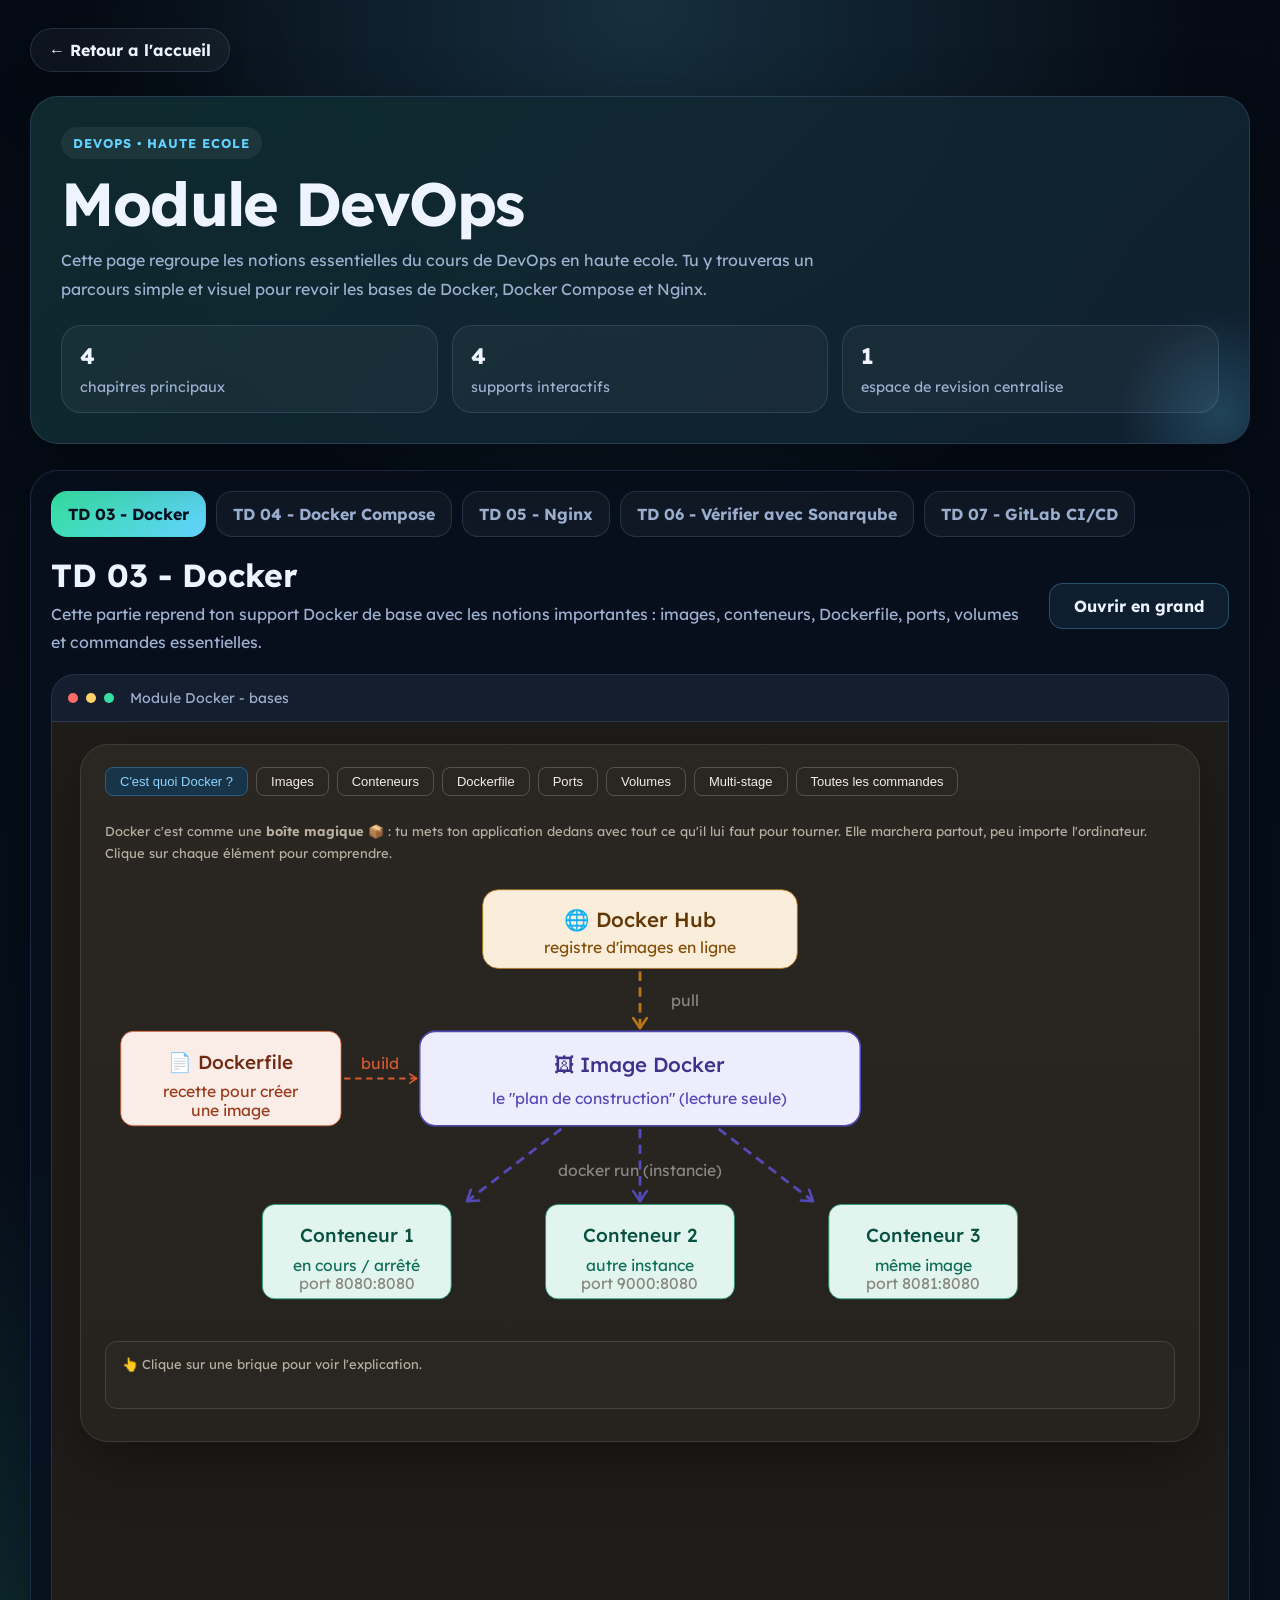
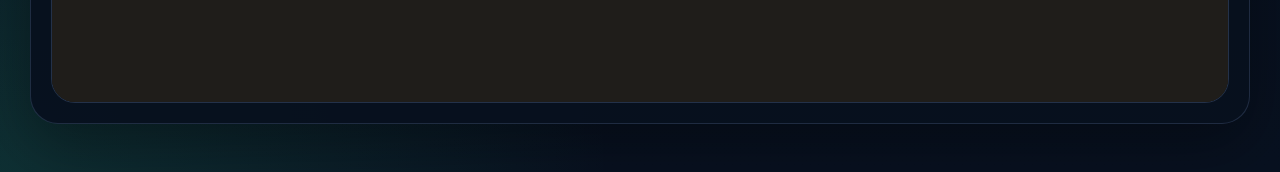
<file: devops/devops.html>
<!doctype html>
<html lang="fr">
  <head>
    <meta charset="UTF-8" />
    <meta name="viewport" content="width=device-width, initial-scale=1.0" />
    <title>DevOps</title>
    <style>
      @import url("https://fonts.googleapis.com/css2?family=Lexend:wght@300;400;500;700;900&display=swap");

      :root {
        --bg: #07111f;
        --bg-soft: #0d1727;
        --card: rgba(16, 27, 44, 0.9);
        --border: rgba(125, 157, 210, 0.2);
        --text: #eef4ff;
        --muted: #9db0d0;
        --green: #34e0a1;
        --cyan: #63d2ff;
        --orange: #ffb86b;
        --shadow: 0 20px 60px rgba(0, 0, 0, 0.35);
      }

      * {
        box-sizing: border-box;
        margin: 0;
        padding: 0;
      }

      body {
        min-height: 100vh;
        font-family: "Lexend", sans-serif;
        color: var(--text);
        background:
          radial-gradient(
            circle at top,
            rgba(99, 210, 255, 0.18),
            transparent 30%
          ),
          radial-gradient(
            circle at bottom left,
            rgba(52, 224, 161, 0.15),
            transparent 28%
          ),
          linear-gradient(180deg, #050b14 0%, #081120 100%);
        padding: 28px 18px 48px;
      }

      .shell {
        max-width: 1220px;
        margin: 0 auto;
      }

      .back-btn {
        display: inline-flex;
        align-items: center;
        gap: 8px;
        padding: 11px 18px;
        border-radius: 999px;
        border: 1px solid var(--border);
        background: rgba(255, 255, 255, 0.04);
        color: var(--text);
        text-decoration: none;
        font-weight: 700;
        box-shadow: var(--shadow);
      }

      .hero {
        margin-top: 24px;
        padding: 30px;
        border: 1px solid var(--border);
        border-radius: 28px;
        background:
          linear-gradient(
            135deg,
            rgba(52, 224, 161, 0.12),
            rgba(99, 210, 255, 0.08)
          ),
          rgba(10, 18, 32, 0.92);
        box-shadow: var(--shadow);
        overflow: hidden;
        position: relative;
      }

      .hero::before {
        content: "";
        position: absolute;
        inset: auto -80px -80px auto;
        width: 220px;
        height: 220px;
        border-radius: 50%;
        background: radial-gradient(
          circle,
          rgba(99, 210, 255, 0.2),
          transparent 65%
        );
        pointer-events: none;
      }

      .hero-kicker {
        display: inline-flex;
        align-items: center;
        gap: 8px;
        margin-bottom: 14px;
        padding: 8px 12px;
        border-radius: 999px;
        background: rgba(255, 255, 255, 0.06);
        color: var(--cyan);
        font-size: 0.8rem;
        font-weight: 700;
        letter-spacing: 1px;
        text-transform: uppercase;
      }

      .hero h1 {
        font-size: clamp(2.1rem, 5vw, 3.8rem);
        line-height: 1;
        margin-bottom: 12px;
        letter-spacing: -1.5px;
      }

      .hero p {
        max-width: 760px;
        color: var(--muted);
        line-height: 1.8;
        font-size: 1rem;
      }

      .stat-grid {
        display: grid;
        grid-template-columns: repeat(auto-fit, minmax(180px, 1fr));
        gap: 14px;
        margin-top: 22px;
      }

      .stat-card {
        padding: 16px 18px;
        border-radius: 20px;
        border: 1px solid var(--border);
        background: rgba(255, 255, 255, 0.04);
      }

      .stat-card strong {
        display: block;
        font-size: 1.4rem;
        margin-bottom: 6px;
      }

      .stat-card span {
        color: var(--muted);
        font-size: 0.9rem;
      }

      .workspace {
        margin-top: 26px;
        padding: 20px;
        border-radius: 28px;
        border: 1px solid var(--border);
        background: rgba(8, 16, 30, 0.94);
        box-shadow: var(--shadow);
      }

      .tabs {
        display: flex;
        flex-wrap: wrap;
        gap: 10px;
        margin-bottom: 18px;
      }

      .tab-btn {
        border: 1px solid var(--border);
        background: rgba(255, 255, 255, 0.04);
        color: var(--muted);
        padding: 12px 16px;
        border-radius: 16px;
        font: inherit;
        font-weight: 700;
        cursor: pointer;
        transition:
          transform 0.18s ease,
          background 0.18s ease,
          color 0.18s ease,
          border-color 0.18s ease;
      }

      .tab-btn:hover {
        transform: translateY(-1px);
        color: var(--text);
        border-color: rgba(99, 210, 255, 0.45);
      }

      .tab-btn.active {
        color: #07111f;
        background: linear-gradient(135deg, var(--green), var(--cyan));
        border-color: transparent;
      }

      .panel {
        display: none;
      }

      .panel.active {
        display: block;
      }

      .panel-head {
        display: grid;
        grid-template-columns: minmax(0, 1fr) auto;
        gap: 14px;
        align-items: center;
        margin-bottom: 18px;
      }

      .panel-head h2 {
        font-size: clamp(1.3rem, 3vw, 2rem);
        margin-bottom: 6px;
      }

      .panel-head p {
        color: var(--muted);
        line-height: 1.7;
      }

      .open-link {
        display: inline-flex;
        align-items: center;
        justify-content: center;
        min-width: 180px;
        padding: 12px 16px;
        border-radius: 14px;
        border: 1px solid rgba(99, 210, 255, 0.28);
        background: rgba(99, 210, 255, 0.08);
        color: var(--text);
        text-decoration: none;
        font-weight: 700;
      }

      .frame-shell {
        border-radius: 24px;
        border: 1px solid var(--border);
        overflow: hidden;
        background: var(--bg-soft);
      }

      .frame-top {
        display: flex;
        align-items: center;
        gap: 8px;
        padding: 14px 16px;
        border-bottom: 1px solid var(--border);
        background: rgba(255, 255, 255, 0.03);
      }

      .dot {
        width: 10px;
        height: 10px;
        border-radius: 50%;
      }

      .dot.red {
        background: #ff6b6b;
      }

      .dot.yellow {
        background: #ffd166;
      }

      .dot.green {
        background: #34e0a1;
      }

      .frame-label {
        margin-left: 8px;
        color: var(--muted);
        font-size: 0.88rem;
      }

      iframe {
        width: 100%;
        height: 980px;
        border: 0;
        display: block;
        background: #1f1d1a;
      }

      @media (max-width: 900px) {
        .panel-head {
          grid-template-columns: 1fr;
        }

        .open-link {
          width: 100%;
        }

        iframe {
          height: 760px;
        }
      }
    </style>
  </head>
  <body>
    <div class="shell">
      <a class="back-btn" href="../index.html">← Retour a l'accueil</a>

      <section class="hero">
        <div class="hero-kicker">DevOps • Haute ecole</div>
        <h1>Module DevOps</h1>
        <p>
          Cette page regroupe les notions essentielles du cours de DevOps en
          haute ecole. Tu y trouveras un parcours simple et visuel pour revoir
          les bases de Docker, Docker Compose et Nginx.
        </p>

        <div class="stat-grid">
          <div class="stat-card">
            <strong>4</strong>
            <span>chapitres principaux</span>
          </div>
          <div class="stat-card">
            <strong>4</strong>
            <span>supports interactifs</span>
          </div>
          <div class="stat-card">
            <strong>1</strong>
            <span>espace de revision centralise</span>
          </div>
        </div>
      </section>

      <section class="workspace">
        <div class="tabs">
          <button class="tab-btn active" data-tab="bases">
            TD 03 - Docker
          </button>
          <button class="tab-btn" data-tab="compose">
            TD 04 - Docker Compose
          </button>
          <button class="tab-btn" data-tab="nginx">TD 05 - Nginx</button>
          <button class="tab-btn" data-tab="sonarqube">
            TD 06 - Vérifier avec Sonarqube
          </button>
          <button class="tab-btn" data-tab="gitlab">
            TD 07 - GitLab CI/CD
          </button>
        </div>

        <article class="panel active" id="panel-bases">
          <div class="panel-head">
            <div>
              <h2>TD 03 - Docker</h2>
              <p>
                Cette partie reprend ton support Docker de base avec les notions
                importantes : images, conteneurs, Dockerfile, ports, volumes et
                commandes essentielles.
              </p>
            </div>
            <a class="open-link" href="td03_docker_complet.html" target="_blank"
              >Ouvrir en grand</a
            >
          </div>
          <div class="frame-shell">
            <div class="frame-top">
              <span class="dot red"></span>
              <span class="dot yellow"></span>
              <span class="dot green"></span>
              <span class="frame-label">Module Docker - bases</span>
            </div>
            <iframe
              src="td03_docker_complet.html"
              title="DevOps - les bases"
            ></iframe>
          </div>
        </article>

        <article class="panel" id="panel-compose">
          <div class="panel-head">
            <div>
              <h2>TD 04 - Docker Compose</h2>
              <p>
                Ici tu retrouves la partie Docker Compose pour apprendre a faire
                tourner plusieurs services ensemble, organiser le YAML et
                comprendre les reseaux entre conteneurs.
              </p>
            </div>
            <a
              class="open-link"
              href="td04_docker_compose_complet.html"
              target="_blank"
              >Ouvrir en grand</a
            >
          </div>
          <div class="frame-shell">
            <div class="frame-top">
              <span class="dot red"></span>
              <span class="dot yellow"></span>
              <span class="dot green"></span>
              <span class="frame-label">Module Docker Compose</span>
            </div>
            <iframe
              src="td04_docker_compose_complet.html"
              title="DevOps compose"
            ></iframe>
          </div>
        </article>

        <article class="panel" id="panel-nginx">
          <div class="panel-head">
            <div>
              <h2>TD 05 - Nginx</h2>
              <p>
                Cette partie rassemble ton support Nginx avec les notions de
                reverse proxy, load balancer et integration avec Docker Compose.
              </p>
            </div>
            <a
              class="open-link"
              href="td05_nginx_devops_complet.html"
              target="_blank"
              >Ouvrir en grand</a
            >
          </div>
          <div class="frame-shell">
            <div class="frame-top">
              <span class="dot red"></span>
              <span class="dot yellow"></span>
              <span class="dot green"></span>
              <span class="frame-label">Module Nginx</span>
            </div>
            <iframe src="td05_nginx_devops_complet.html" title="Nginx"></iframe>
          </div>
        </article>
        <article class="panel" id="panel-sonarqube">
          <div class="panel-head">
            <div>
              <h2>TD 06 - Vérifier avec Sonarqube</h2>
              <p>
                Découvre SonarQube : l'outil d'analyse statique de code qui
                détecte les bugs, vulnérabilités, code smells et mesure la
                couverture de tests. Quality Gate, complexité cognitive, JaCoCo
                — tout y est.
              </p>
            </div>
            <a
              class="open-link"
              href="td06_sonarqube_complet.html"
              target="_blank"
              >Ouvrir en grand</a
            >
          </div>
          <div class="frame-shell">
            <div class="frame-top">
              <span class="dot red"></span>
              <span class="dot yellow"></span>
              <span class="dot green"></span>
              <span class="frame-label">TD 06 - SonarQube</span>
            </div>
            <iframe
              src="td06_sonarqube_complet.html"
              title="TD 06 - Vérifier avec Sonarqube"
            ></iframe>
          </div>
        </article>

        <article class="panel" id="panel-gitlab">
          <div class="panel-head">
            <div>
              <h2>TD 07 - GitLab CI/CD</h2>
              <p>
                Automatise ton workflow avec GitLab CI/CD : pipelines, runners,
                stages, jobs, artifacts, cache, variables et déploiement via
                SSH.
              </p>
            </div>
            <a
              class="open-link"
              href="td07_gitlab_cicd_ultra_complet.html"
              target="_blank"
              >Ouvrir en grand</a
            >
          </div>
          <div class="frame-shell">
            <div class="frame-top">
              <span class="dot red"></span>
              <span class="dot yellow"></span>
              <span class="dot green"></span>
              <span class="frame-label">TD 07 - GitLab CI/CD</span>
            </div>
            <iframe
              src="td07_gitlab_cicd_ultra_complet.html"
              title="TD 07 - GitLab CI/CD"
            ></iframe>
          </div>
        </article>
      </section>
    </div>

    <script>
      const tabs = document.querySelectorAll(".tab-btn");
      const panels = document.querySelectorAll(".panel");

      tabs.forEach((tab) => {
        tab.addEventListener("click", () => {
          const target = tab.dataset.tab;

          tabs.forEach((btn) => btn.classList.remove("active"));
          panels.forEach((panel) => panel.classList.remove("active"));

          tab.classList.add("active");
          document.getElementById("panel-" + target).classList.add("active");
        });
      });
    </script>
  </body>
</html>
</file>
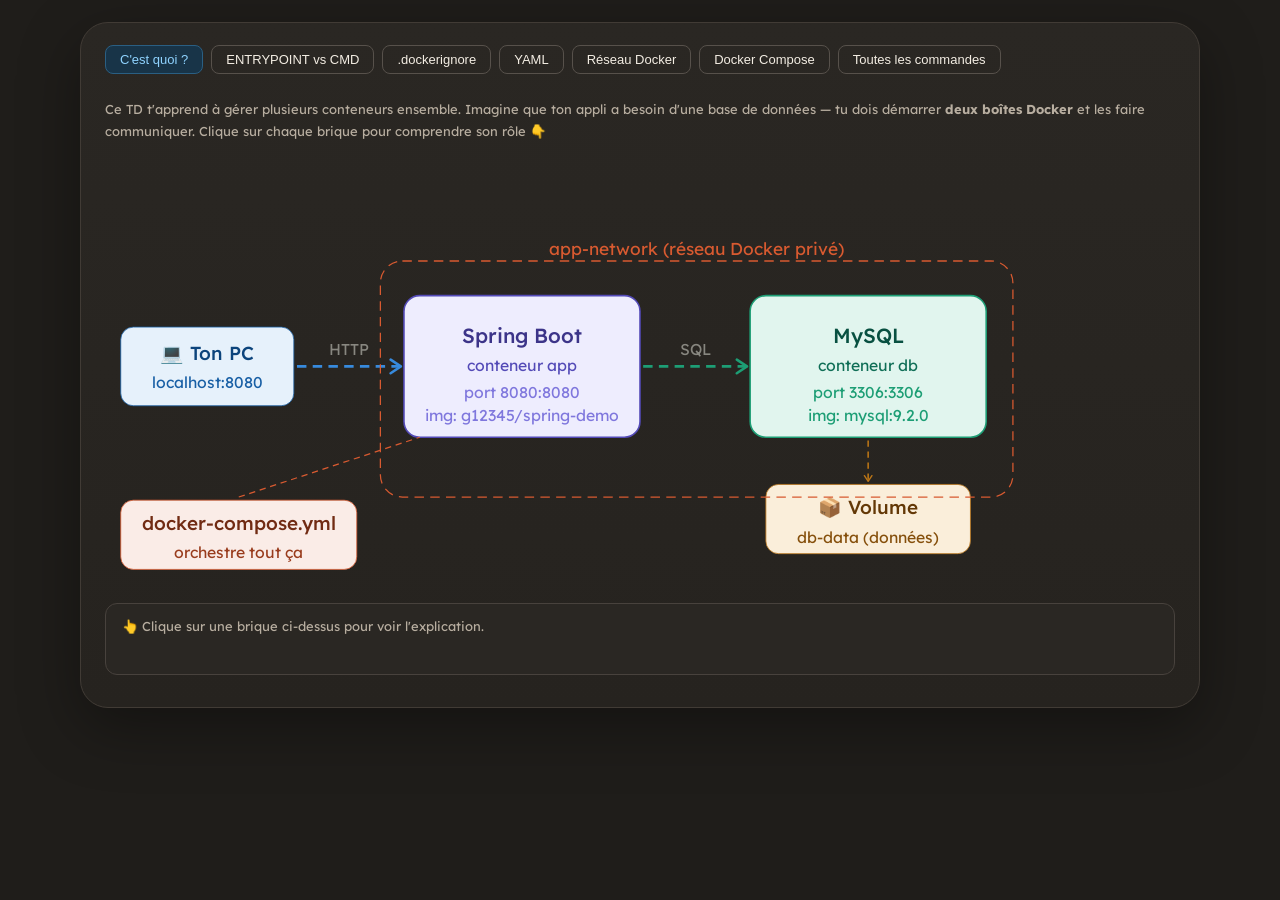
<file: devops/td04_docker_compose_complet.html>
<!doctype html>
<html lang="fr">
<head>
  <meta charset="UTF-8" />
  <meta name="viewport" content="width=device-width, initial-scale=1.0" />
</head>
<body>
<style>
@import url("https://fonts.googleapis.com/css2?family=Lexend:wght@300;400;500;700;900&family=JetBrains+Mono:wght@400;700&display=swap");
:root {
  --font-sans: "Lexend", sans-serif;
  --font-mono: "JetBrains Mono", monospace;
  --color-background-primary: #2a2723;
  --color-background-secondary: #332f2b;
  --color-background-info: #183448;
  --color-border-secondary: #57514b;
  --color-border-tertiary: #48423d;
  --color-border-info: #2a5f83;
  --color-text-primary: #f3ede3;
  --color-text-secondary: #b8aea0;
  --color-text-tertiary: #888780;
  --color-text-info: #8fd3ff;
}
html, body {
  margin: 0;
  padding: 0;
  background: #1f1d1a;
  color: var(--color-text-primary);
  font-family: var(--font-sans);
}
body { padding: 22px; }
body, div { font-family: var(--font-sans, sans-serif); }
svg { max-width: 100%; height: auto; }
a { color: #8fd3ff; }
</style>
<style>
*{box-sizing:border-box}
.nb{font-size:13px;padding:6px 14px;border-radius:8px;border:0.5px solid var(--color-border-secondary);background:transparent;color:var(--color-text-primary);cursor:pointer;transition:background .15s}
.nb:hover{background:var(--color-background-secondary)}
.nb.on{background:var(--color-background-info);color:var(--color-text-info);border-color:var(--color-border-info)}
.card{background:var(--color-background-primary);border:0.5px solid var(--color-border-tertiary);border-radius:12px;padding:14px 16px;margin:10px 0}
.code{font-family:var(--font-mono);font-size:12px;background:var(--color-background-secondary);border-radius:8px;padding:12px 14px;line-height:1.9;white-space:pre;overflow-x:auto;color:var(--color-text-primary);margin:8px 0}
.kw{color:#AFA9EC;font-weight:500}.fl{color:#85B7EB;font-weight:500}.cm{color:#888780}.st{color:#5DCAA5}.nm{color:#F0997B}
.fl{color:#85B7EB}.st{color:#5DCAA5}.nm{color:#F0997B}}
.pill{display:inline-block;font-size:11px;padding:2px 9px;border-radius:12px;font-weight:500;margin-right:4px}
.pb{background:#0C447C;color:#B5D4F4}.pg{background:#085041;color:#9FE1CB}.pp{background:#3C3489;color:#CECBF6}.pa{background:#633806;color:#FAC775}.pc{background:#712B13;color:#F5C4B3}.pr{background:#791F1F;color:#F7C1C1}
.pg{background:#085041;color:#9FE1CB}.pp{background:#3C3489;color:#CECBF6}.pa{background:#633806;color:#FAC775}.pc{background:#712B13;color:#F5C4B3}.pr{background:#791F1F;color:#F7C1C1}}
@keyframes fadeIn{from{opacity:0;transform:translateY(5px)}to{opacity:1;transform:translateY(0)}}
.fade{animation:fadeIn .22s ease}
@keyframes flow{from{stroke-dashoffset:20}to{stroke-dashoffset:0}}
.fl-anim{stroke-dasharray:6 4;animation:flow 1.2s linear infinite}
@keyframes pulse{0%,100%{opacity:1}50%{opacity:.4}}
</style>

<div style="max-width:1120px;margin:0 auto;padding:22px 24px;background:linear-gradient(180deg,#2a2723 0%,#26231f 100%);border:1px solid #413b35;border-radius:28px;box-shadow:0 20px 60px rgba(0,0,0,0.35)">
<div style="display:flex;gap:8px;flex-wrap:wrap;margin-bottom:1.5rem">
  <button class="nb on" onclick="tab('intro',this)">C'est quoi ?</button>
  <button class="nb" onclick="tab('entrypoint',this)">ENTRYPOINT vs CMD</button>
  <button class="nb" onclick="tab('dockerignore',this)">.dockerignore</button>
  <button class="nb" onclick="tab('yaml',this)">YAML</button>
  <button class="nb" onclick="tab('network',this)">Réseau Docker</button>
  <button class="nb" onclick="tab('compose',this)">Docker Compose</button>
  <button class="nb" onclick="tab('commandes',this)">Toutes les commandes</button>
</div>
<div id="zone"></div>
</div>

<script>
/* ══════════ CONTENU ONGLETS ══════════ */
const TABS={

intro:`<div class="fade">
<p style="font-size:13px;color:var(--color-text-secondary);margin:0 0 12px;line-height:1.7">
  Ce TD t'apprend à gérer plusieurs conteneurs ensemble. Imagine que ton appli a besoin d'une base de données — tu dois démarrer <strong>deux boîtes Docker</strong> et les faire communiquer. Clique sur chaque brique pour comprendre son rôle 👇
</p>
<svg width="100%" viewBox="0 0 680 280">
  <defs><marker id="ar" viewBox="0 0 10 10" refX="8" refY="5" markerWidth="6" markerHeight="6" orient="auto-start-reverse"><path d="M2 1L8 5L2 9" fill="none" stroke="context-stroke" stroke-width="1.5" stroke-linecap="round" stroke-linejoin="round"/></marker></defs>

  <!-- Ton PC -->
  <g onclick="xpl('pc')" style="cursor:pointer">
    <rect x="10" y="110" width="110" height="50" rx="8" fill="#E6F1FB" stroke="#185FA5" stroke-width="0.5"/>
    <text font-size="12" font-weight="500" x="65" y="131" text-anchor="middle" fill="#0C447C">💻 Ton PC</text>
    <text font-size="10" x="65" y="149" text-anchor="middle" fill="#185FA5">localhost:8080</text>
  </g>

  <!-- flèche PC → Spring -->
  <line class="fl-anim" x1="122" y1="135" x2="188" y2="135" stroke="#378ADD" stroke-width="1.8" marker-end="url(#ar)"/>
  <text font-size="10" x="155" y="128" text-anchor="middle" fill="#888780">HTTP</text>

  <!-- Spring Boot -->
  <g onclick="xpl('spring')" style="cursor:pointer">
    <rect x="190" y="90" width="150" height="90" rx="10" fill="#EEEDFE" stroke="#534AB7" stroke-width="1"/>
    <text font-size="13" font-weight="500" x="265" y="120" text-anchor="middle" fill="#3C3489">Spring Boot</text>
    <text font-size="10" x="265" y="138" text-anchor="middle" fill="#534AB7">conteneur app</text>
    <text font-size="10" x="265" y="155" text-anchor="middle" fill="#7F77DD">port 8080:8080</text>
    <text font-size="10" x="265" y="170" text-anchor="middle" fill="#7F77DD">img: g12345/spring-demo</text>
  </g>

  <!-- flèche Spring → MySQL -->
  <line class="fl-anim" x1="342" y1="135" x2="408" y2="135" stroke="#1D9E75" stroke-width="1.8" marker-end="url(#ar)"/>
  <text font-size="10" x="375" y="128" text-anchor="middle" fill="#888780">SQL</text>

  <!-- MySQL -->
  <g onclick="xpl('mysql')" style="cursor:pointer">
    <rect x="410" y="90" width="150" height="90" rx="10" fill="#E1F5EE" stroke="#1D9E75" stroke-width="1"/>
    <text font-size="13" font-weight="500" x="485" y="120" text-anchor="middle" fill="#085041">MySQL</text>
    <text font-size="10" x="485" y="138" text-anchor="middle" fill="#0F6E56">conteneur db</text>
    <text font-size="10" x="485" y="155" text-anchor="middle" fill="#1D9E75">port 3306:3306</text>
    <text font-size="10" x="485" y="170" text-anchor="middle" fill="#1D9E75">img: mysql:9.2.0</text>
  </g>

  <!-- Volume -->
  <g onclick="xpl('volume')" style="cursor:pointer">
    <rect x="420" y="210" width="130" height="44" rx="8" fill="#FAEEDA" stroke="#BA7517" stroke-width="0.5"/>
    <text font-size="12" font-weight="500" x="485" y="229" text-anchor="middle" fill="#633806">📦 Volume</text>
    <text font-size="10" x="485" y="247" text-anchor="middle" fill="#854F0B">db-data (données)</text>
  </g>
  <line x1="485" y1="182" x2="485" y2="208" stroke="#BA7517" stroke-width="1" stroke-dasharray="4 3" marker-end="url(#ar)"/>

  <!-- Réseau box -->
  <rect x="175" y="68" width="402" height="150" rx="14" fill="none" stroke="#D85A30" stroke-width="0.8" stroke-dasharray="6 4"/>
  <text font-size="11" x="376" y="64" text-anchor="middle" fill="#D85A30">app-network (réseau Docker privé)</text>

  <!-- Docker Compose label -->
  <rect x="10" y="220" width="150" height="44" rx="8" fill="#FAECE7" stroke="#D85A30" stroke-width="0.5"/>
  <text font-size="12" font-weight="500" x="85" y="239" text-anchor="middle" fill="#712B13">docker-compose.yml</text>
  <text font-size="10" x="85" y="257" text-anchor="middle" fill="#993C1D">orchestre tout ça</text>
  <line x1="85" y1="218" x2="200" y2="180" stroke="#D85A30" stroke-width="0.8" stroke-dasharray="4 3"/>
</svg>
<div id="xpl-box" class="card" style="min-height:72px;margin-top:4px">
  <p style="font-size:13px;color:var(--color-text-secondary);margin:0">👆 Clique sur une brique ci-dessus pour voir l'explication.</p>
</div>
</div>`,

entrypoint:`<div class="fade">
<p style="font-size:13px;color:var(--color-text-secondary);margin:0 0 10px;line-height:1.7">
  Dans un Dockerfile, deux instructions disent quoi faire au démarrage du conteneur. Clique sur chaque étape pour voir la différence.
</p>
<div style="display:flex;gap:8px;flex-wrap:wrap;margin-bottom:12px">
  <button class="nb on" id="ep0" onclick="showEp(0,this)">Étape 1 — Sans rien</button>
  <button class="nb"    id="ep1" onclick="showEp(1,this)">Étape 2 — CMD seul</button>
  <button class="nb"    id="ep2" onclick="showEp(2,this)">Étape 3 — ENTRYPOINT+CMD</button>
  <button class="nb"    id="ep3" onclick="showEp(3,this)">Résumé</button>
</div>
<div id="ep-box"></div>
</div>`,

dockerignore:`<div class="fade">
<p style="font-size:13px;color:var(--color-text-secondary);margin:0 0 10px;line-height:1.7">
  Quand tu construis une image Docker, tu risques d'y embarquer des fichiers inutiles ou dangereux (mots de passe, logs…). Le fichier <strong>.dockerignore</strong> dit à Docker quoi ignorer — exactement comme <code style="font-family:var(--font-mono);font-size:12px">.gitignore</code>.
</p>
<svg width="100%" viewBox="0 0 680 200">
  <defs><marker id="ar2" viewBox="0 0 10 10" refX="8" refY="5" markerWidth="6" markerHeight="6" orient="auto-start-reverse"><path d="M2 1L8 5L2 9" fill="none" stroke="context-stroke" stroke-width="1.5" stroke-linecap="round" stroke-linejoin="round"/></marker></defs>
  <!-- Projet local -->
  <rect x="20" y="30" width="180" height="150" rx="10" fill="#FAEEDA" stroke="#BA7517" stroke-width="0.5"/>
  <text font-size="12" font-weight="500" x="110" y="52" text-anchor="middle" fill="#633806">Projet local</text>
  <text font-size="11" x="36" y="74" fill="#854F0B">📄 Dockerfile</text>
  <text font-size="11" x="36" y="92" fill="#854F0B">📁 src/</text>
  <text font-size="11" x="36" y="110" fill="#D85A30">🔑 .env (mots de passe)</text>
  <text font-size="11" x="36" y="128" fill="#D85A30">📜 *.log (logs inutiles)</text>
  <text font-size="11" x="36" y="146" fill="#D85A30">📁 .git/ (historique git)</text>
  <text font-size="11" x="36" y="164" fill="#D85A30">📁 venv/ (env python)</text>

  <!-- .dockerignore filter -->
  <rect x="230" y="70" width="130" height="60" rx="8" fill="#EEEDFE" stroke="#534AB7" stroke-width="0.5"/>
  <text font-size="12" font-weight="500" x="295" y="96" text-anchor="middle" fill="#3C3489">.dockerignore</text>
  <text font-size="10" x="295" y="114" text-anchor="middle" fill="#534AB7">filtre les fichiers</text>

  <line x1="202" y1="105" x2="228" y2="105" stroke="#BA7517" stroke-width="1.5" marker-end="url(#ar2)"/>
  <line x1="362" y1="105" x2="408" y2="105" stroke="#1D9E75" stroke-width="1.5" marker-end="url(#ar2)"/>

  <!-- Image Docker -->
  <rect x="410" y="55" width="160" height="100" rx="10" fill="#E1F5EE" stroke="#1D9E75" stroke-width="1"/>
  <text font-size="12" font-weight="500" x="490" y="80" text-anchor="middle" fill="#085041">Image Docker</text>
  <text font-size="11" x="426" y="102" fill="#0F6E56">✅ Dockerfile</text>
  <text font-size="11" x="426" y="120" fill="#0F6E56">✅ src/</text>
  <text font-size="11" x="426" y="138" fill="#888780">🚫 .env, logs, git…</text>
</svg>
<div style="display:grid;grid-template-columns:1fr 1fr;gap:10px;margin-top:8px">
  <div class="card">
    <p style="font-size:12px;font-weight:500;color:var(--color-text-primary);margin:0 0 6px">Exemple .dockerignore</p>
    <pre class="code" style="font-size:11px"><span class="cm"># Mots de passe, clés API</span>
.env

<span class="cm"># Logs inutiles</span>
*.log

<span class="cm"># Environnement virtuel Python</span>
venv/

<span class="cm"># Historique Git</span>
.git/
.gitignore

<span class="cm"># Fichier macOS caché</span>
.DS_Store</pre>
  </div>
  <div class="card">
    <p style="font-size:12px;font-weight:500;color:var(--color-text-primary);margin:0 0 6px">Bons réflexes pour optimiser</p>
    <p style="font-size:12px;color:var(--color-text-secondary);line-height:1.9;margin:0">
      ✅ Image de base légère (<code style="font-family:var(--font-mono);font-size:11px">alpine</code>)<br>
      ✅ Un seul <code style="font-family:var(--font-mono);font-size:11px">RUN</code> au lieu de plusieurs<br>
      ✅ <code style="font-family:var(--font-mono);font-size:11px">.dockerignore</code> bien rempli<br>
      ✅ Multi-stage builds<br>
      ✅ Pas d'outils inutiles installés
    </p>
  </div>
</div>
</div>`,

yaml:`<div class="fade">
<p style="font-size:13px;color:var(--color-text-secondary);margin:0 0 10px;line-height:1.7">
  YAML c'est le format du fichier <code style="font-family:var(--font-mono);font-size:12px">docker-compose.yml</code>. C'est simplement des <strong>clé: valeur</strong> avec de l'indentation. Règle d'or : <strong>espaces seulement</strong>, jamais de tabulations !
</p>
<div style="display:flex;gap:8px;margin-bottom:10px">
  <button class="nb on" id="y0" onclick="showYaml(0,this)">Bases</button>
  <button class="nb" id="y1" onclick="showYaml(1,this)">Erreur 1</button>
  <button class="nb" id="y2" onclick="showYaml(2,this)">Erreur 2</button>
  <button class="nb" id="y3" onclick="showYaml(3,this)">Erreur 3</button>
  <button class="nb" id="y4" onclick="showYaml(4,this)">Erreur 4</button>
</div>
<div id="yaml-box"></div>
</div>`,

network:`<div class="fade">
<p style="font-size:13px;color:var(--color-text-secondary);margin:0 0 10px;line-height:1.7">
  Par défaut, deux conteneurs Docker ne peuvent pas se parler. Il faut créer un <strong>réseau Docker</strong> — une sorte de Wi-Fi privé que tu crées toi-même. Clique sur "Simuler" pour voir les messages circuler.
</p>
<div style="display:flex;gap:8px;margin-bottom:10px;align-items:center">
  <button class="nb" id="net-btn" onclick="toggleNet()">▶ Simuler la communication</button>
  <span id="net-status" style="font-size:12px;color:var(--color-text-secondary)">En attente…</span>
</div>
<canvas id="net-canvas" width="660" height="240" style="width:100%;border-radius:10px;border:0.5px solid var(--color-border-tertiary);background:var(--color-background-secondary)"></canvas>
<div class="card" style="margin-top:10px">
  <p style="font-size:13px;font-weight:500;color:var(--color-text-primary);margin:0 0 6px">3 étapes pour faire communiquer deux conteneurs</p>
  <div style="display:grid;grid-template-columns:auto 1fr;gap:6px 14px;font-size:12px;align-items:start">
    <span class="pill pg">1</span><span style="color:var(--color-text-primary)">Créer le réseau : <code style="font-family:var(--font-mono)">docker network create my-network-db</code></span>
    <span class="pill pp">2</span><span style="color:var(--color-text-primary)">Lancer MySQL avec <code style="font-family:var(--font-mono)">--network my-network-db</code></span>
    <span class="pill pb">3</span><span style="color:var(--color-text-primary)">Lancer Spring Boot avec <code style="font-family:var(--font-mono)">--network my-network-db</code> et l'URL <code style="font-family:var(--font-mono)">jdbc:mysql://mysql-container:3306/...</code></span>
  </div>
</div>
</div>`,

compose:`<div class="fade">
<p style="font-size:13px;color:var(--color-text-secondary);margin:0 0 10px;line-height:1.7">
  Docker Compose remplace <em>toutes</em> ces commandes par un seul fichier et une seule commande. Clique sur chaque section du fichier pour comprendre ce qu'elle fait.
</p>
<div style="display:grid;grid-template-columns:1fr 1fr;gap:12px">
  <div>
    <p style="font-size:12px;font-weight:500;color:var(--color-text-primary);margin:0 0 6px">docker-compose.yml annoté</p>
    <pre class="code" style="font-size:11px"><span class="kw">services:</span>

  <span class="fl" style="cursor:pointer" onclick="showSection('app')">app:  ← clique ici</span>
    <span class="kw">build:</span> ./demo
    <span class="kw">container_name:</span> spring-app
    <span class="kw">depends_on:</span>
      - db
    <span class="kw">environment:</span>
      - SPRING_DATASOURCE_URL=<span class="st">jdbc:mysql://db:3306/mydatabase</span>
      - SPRING_DATASOURCE_USERNAME=<span class="st">myuser</span>
      - SPRING_DATASOURCE_PASSWORD=<span class="st">mypassword</span>
    <span class="kw">ports:</span>
      - <span class="st">"8080:8080"</span>
    <span class="kw">networks:</span>
      - app-network

  <span class="fl" style="cursor:pointer" onclick="showSection('db')">db:  ← clique ici</span>
    <span class="kw">image:</span> mysql:9.2.0
    <span class="kw">container_name:</span> mysql-db
    <span class="kw">restart:</span> always
    <span class="kw">environment:</span>
      - MYSQL_DATABASE=<span class="st">mydatabase</span>
      - MYSQL_USER=<span class="st">myuser</span>
      - MYSQL_PASSWORD=<span class="st">mypassword</span>
    <span class="kw">ports:</span>
      - <span class="st">"3306:3306"</span>
    <span class="kw">volumes:</span>
      - db-data:/var/lib/mysql
    <span class="kw">healthcheck:</span>
      test: [<span class="st">"CMD"</span>,<span class="st">"mysqladmin"</span>,<span class="st">"ping"</span>]
      retries: <span class="nm">10</span>
      interval: <span class="nm">3s</span>
    <span class="kw">networks:</span>
      - app-network

<span class="fl" style="cursor:pointer" onclick="showSection('net')">networks:  ← clique ici</span>
  app-network:
    <span class="kw">driver:</span> bridge

<span class="fl" style="cursor:pointer" onclick="showSection('vol')">volumes:  ← clique ici</span>
  db-data:</pre>
  </div>
  <div>
    <p style="font-size:12px;font-weight:500;color:var(--color-text-primary);margin:0 0 6px">Explication</p>
    <div id="section-box" class="card" style="min-height:200px">
      <p style="font-size:13px;color:var(--color-text-secondary);margin:0">👈 Clique sur une section du fichier pour lire son explication.</p>
    </div>
    <div class="card" style="margin-top:10px">
      <p style="font-size:12px;font-weight:500;color:var(--color-text-primary);margin:0 0 6px">Commandes Docker Compose</p>
      <div style="display:grid;grid-template-columns:auto 1fr;gap:5px 12px;font-size:11px">
        <code style="font-family:var(--font-mono);color:#534AB7">docker-compose up</code><span style="color:var(--color-text-secondary)">Démarre tout</span>
        <code style="font-family:var(--font-mono);color:#534AB7">docker-compose up --build</code><span style="color:var(--color-text-secondary)">Démarre + reconstruit les images</span>
        <code style="font-family:var(--font-mono);color:#534AB7">docker-compose down</code><span style="color:var(--color-text-secondary)">Arrête et supprime tout</span>
        <code style="font-family:var(--font-mono);color:#534AB7">docker-compose logs</code><span style="color:var(--color-text-secondary)">Voir les logs des services</span>
      </div>
    </div>
  </div>
</div>
</div>`,

commandes:`<div class="fade">
<p style="font-size:13px;color:var(--color-text-secondary);margin:0 0 12px;line-height:1.7">Toutes les commandes du TD, décortiquées mot par mot. Clique pour déplier.</p>
<div id="cmd-list"></div>
</div>`
};

/* ══ EXPLICATIONS BRIQUES ══ */
const XPL={
  pc:{title:'💻 Ton PC (hôte)',color:'#185FA5',txt:'Quand tu fais <code>localhost:8080</code> dans ton navigateur, tu tapes sur le port de ta machine. Docker fait passer cette requête au bon conteneur.'},
  spring:{title:'🍃 Conteneur Spring Boot',color:'#534AB7',txt:'C\'est ton application Java. Elle tourne dans une boîte isolée. Elle reçoit les requêtes HTTP et parle à MySQL via le réseau Docker interne.'},
  mysql:{title:'🗄️ Conteneur MySQL',color:'#0F6E56',txt:'La base de données. Elle tourne dans une autre boîte. Spring Boot lui envoie des requêtes SQL via l\'URL <code>jdbc:mysql://db:3306/mydatabase</code> — "db" est le nom du service dans docker-compose.yml.'},
  volume:{title:'📦 Volume Docker (db-data)',color:'#854F0B',txt:'Sans volume, si tu arrêtes MySQL, toutes tes données disparaissent ! Le volume est un espace de stockage persistant sur ton PC. Même si le conteneur est supprimé, les données restent.'},
};

/* ══ ENTRYPOINT ══ */
const EP=[
  {title:'Étape 1 — Sans ENTRYPOINT ni CMD',
   svg:`<svg width="100%" viewBox="0 0 680 130">
   <rect x="20" y="20" width="200" height="90" rx="8" fill="#FAEEDA" stroke="#BA7517" stroke-width="0.5"/>
   <text font-size="12" font-weight="500" x="120" y="44" text-anchor="middle" fill="#633806">Dockerfile</text>
   <text font-size="11" x="36" y="68" fill="#854F0B">FROM alpine:latest</text>
   <text font-size="10" x="36" y="88" fill="#888780">(rien d'autre)</text>
   <text font-size="11" x="120" y="108" text-anchor="middle" fill="#888780">hérité de l'image alpine</text>
   <defs><marker id="ar3" viewBox="0 0 10 10" refX="8" refY="5" markerWidth="6" markerHeight="6" orient="auto-start-reverse"><path d="M2 1L8 5L2 9" fill="none" stroke="context-stroke" stroke-width="1.5" stroke-linecap="round" stroke-linejoin="round"/></marker></defs>
   <line x1="222" y1="65" x2="278" y2="65" stroke="#888780" stroke-width="1.5" marker-end="url(#ar3)"/>
   <rect x="280" y="30" width="200" height="70" rx="8" fill="#E6F1FB" stroke="#185FA5" stroke-width="0.5"/>
   <text font-size="12" font-weight="500" x="380" y="54" text-anchor="middle" fill="#0C447C">Conteneur démarre</text>
   <text font-size="11" x="380" y="72" text-anchor="middle" fill="#185FA5">exécute : /bin/sh</text>
   <text font-size="10" x="380" y="90" text-anchor="middle" fill="#888780">(hérité d'alpine, s'arrête aussitôt)</text>
   </svg>`,
   txt:'Alpine (la mini image Linux) a une valeur par défaut : <code>/bin/sh</code>. Comme tu ne passes pas de terminal interactif, le shell démarre et s\'arrête immédiatement. Le conteneur se ferme tout seul.'},

  {title:'Étape 2 — CMD personnalisé',
   svg:`<svg width="100%" viewBox="0 0 680 150">
   <defs><marker id="ar4" viewBox="0 0 10 10" refX="8" refY="5" markerWidth="6" markerHeight="6" orient="auto-start-reverse"><path d="M2 1L8 5L2 9" fill="none" stroke="context-stroke" stroke-width="1.5" stroke-linecap="round" stroke-linejoin="round"/></marker></defs>
   <rect x="20" y="20" width="200" height="90" rx="8" fill="#FAEEDA" stroke="#BA7517" stroke-width="0.5"/>
   <text font-size="12" font-weight="500" x="120" y="42" text-anchor="middle" fill="#633806">Dockerfile</text>
   <text font-size="11" x="36" y="62" fill="#854F0B">FROM alpine:latest</text>
   <text font-size="11" x="36" y="80" fill="#0F6E56">CMD ["echo","Hello!"]</text>
   <line x1="222" y1="65" x2="278" y2="65" stroke="#888780" stroke-width="1.5" marker-end="url(#ar4)"/>
   <rect x="280" y="20" width="180" height="52" rx="8" fill="#E1F5EE" stroke="#1D9E75" stroke-width="0.5"/>
   <text font-size="11" font-weight="500" x="370" y="42" text-anchor="middle" fill="#085041">docker run image</text>
   <text font-size="11" x="370" y="60" text-anchor="middle" fill="#0F6E56">→ affiche "Hello !"</text>
   <rect x="280" y="88" width="180" height="52" rx="8" fill="#FCEBEB" stroke="#A32D2D" stroke-width="0.5"/>
   <text font-size="11" font-weight="500" x="370" y="110" text-anchor="middle" fill="#791F1F">docker run image "Salut"</text>
   <text font-size="11" x="370" y="128" text-anchor="middle" fill="#A32D2D">→ ERREUR !</text>
   <text font-size="10" x="120" y="120" text-anchor="middle" fill="#888780">CMD est remplacé entièrement</text>
   </svg>`,
   txt:'<code>CMD</code> définit la commande par défaut. Mais si tu passes un argument à <code>docker run</code>, il <strong>remplace tout</strong> le CMD. Résultat : Docker essaie de lancer "Salut" comme programme → erreur.'},

  {title:'Étape 3 — ENTRYPOINT + CMD ensemble',
   svg:`<svg width="100%" viewBox="0 0 680 150">
   <defs><marker id="ar5" viewBox="0 0 10 10" refX="8" refY="5" markerWidth="6" markerHeight="6" orient="auto-start-reverse"><path d="M2 1L8 5L2 9" fill="none" stroke="context-stroke" stroke-width="1.5" stroke-linecap="round" stroke-linejoin="round"/></marker></defs>
   <rect x="20" y="10" width="200" height="110" rx="8" fill="#FAEEDA" stroke="#BA7517" stroke-width="0.5"/>
   <text font-size="12" font-weight="500" x="120" y="32" text-anchor="middle" fill="#633806">Dockerfile</text>
   <text font-size="11" x="36" y="52" fill="#854F0B">FROM alpine:latest</text>
   <text font-size="11" x="36" y="70" fill="#534AB7">ENTRYPOINT ["echo"]</text>
   <text font-size="11" x="36" y="88" fill="#0F6E56">CMD ["Hello, World!"]</text>
   <line x1="222" y1="65" x2="278" y2="65" stroke="#888780" stroke-width="1.5" marker-end="url(#ar5)"/>
   <rect x="280" y="10" width="190" height="52" rx="8" fill="#E1F5EE" stroke="#1D9E75" stroke-width="0.5"/>
   <text font-size="11" font-weight="500" x="375" y="32" text-anchor="middle" fill="#085041">docker run image</text>
   <text font-size="11" x="375" y="50" text-anchor="middle" fill="#0F6E56">→ echo "Hello, World!"</text>
   <rect x="280" y="78" width="190" height="52" rx="8" fill="#E1F5EE" stroke="#1D9E75" stroke-width="0.5"/>
   <text font-size="11" font-weight="500" x="375" y="100" text-anchor="middle" fill="#085041">docker run image "Bonjour"</text>
   <text font-size="11" x="375" y="118" text-anchor="middle" fill="#0F6E56">→ echo "Bonjour" ✅</text>
   </svg>`,
   txt:'<code>ENTRYPOINT</code> = le programme qui tourne <strong>toujours</strong> (ici: echo). <code>CMD</code> = les <strong>arguments par défaut</strong>. Si tu passes un argument à <code>docker run</code>, il remplace juste le CMD, pas l\'ENTRYPOINT.'},

  {title:'Résumé ENTRYPOINT vs CMD',
   svg:`<svg width="100%" viewBox="0 0 680 160">
   <rect x="20"  y="20" width="300" height="120" rx="10" fill="#EEEDFE" stroke="#534AB7" stroke-width="0.5"/>
   <text font-size="13" font-weight="500" x="170" y="44" text-anchor="middle" fill="#3C3489">ENTRYPOINT</text>
   <text font-size="11" x="36" y="66" fill="#534AB7">• Programme principal</text>
   <text font-size="11" x="36" y="84" fill="#534AB7">• Toujours exécuté</text>
   <text font-size="11" x="36" y="102" fill="#534AB7">• Ne peut pas être remplacé</text>
   <text font-size="11" x="36" y="120" fill="#534AB7">  par docker run args</text>
   <text font-size="10" x="170" y="138" text-anchor="middle" fill="#888780">Ex: ENTRYPOINT ["java","-jar"]</text>
   <rect x="360" y="20" width="300" height="120" rx="10" fill="#E1F5EE" stroke="#1D9E75" stroke-width="0.5"/>
   <text font-size="13" font-weight="500" x="510" y="44" text-anchor="middle" fill="#085041">CMD</text>
   <text font-size="11" x="376" y="66" fill="#0F6E56">• Arguments par défaut</text>
   <text font-size="11" x="376" y="84" fill="#0F6E56">• Peut être remplacé</text>
   <text font-size="11" x="376" y="102" fill="#0F6E56">• Si ENTRYPOINT existe :</text>
   <text font-size="11" x="376" y="120" fill="#0F6E56">  CMD = ses arguments</text>
   <text font-size="10" x="510" y="138" text-anchor="middle" fill="#888780">Ex: CMD ["app.jar"]</text>
   </svg>`,
   txt:'Ensemble : <code>ENTRYPOINT ["java","-jar"] + CMD ["app.jar"]</code> → exécute <code>java -jar app.jar</code>. Si tu passes un autre .jar à docker run, seul l\'argument change, pas la commande java.'},
];

/* ══ YAML ══ */
const YAML_EX=[
  {title:'Bases du YAML',ok:true,code:`<span class="cm"># clé: valeur simple</span>
<span class="kw">application:</span>
  <span class="fl">name:</span> <span class="st">"Mon app"</span>
  <span class="fl">version:</span> <span class="st">"1.0.0"</span>
  <span class="fl">debug:</span> <span class="nm">true</span>

<span class="cm"># liste (chaque item commence par -)</span>
<span class="kw">users:</span>
  - <span class="fl">name:</span> <span class="st">"Alice"</span>
    <span class="fl">role:</span> <span class="st">"admin"</span>
  - <span class="fl">name:</span> <span class="st">"Bob"</span>
    <span class="fl">role:</span> <span class="st">"user"</span>`,
   expl:'✅ Règles : <strong>espaces seulement</strong> pour indenter, <strong>jamais de tabs</strong>. Les listes commencent par <code>-</code>. Les valeurs avec des caractères spéciaux vont entre guillemets.'},
  {title:'Erreur 1 — Indentation incohérente',ok:false,code:`database:
    host: localhost
  port: 5432   <span style="color:#D85A30">← ERREUR ici !</span>`,
   expl:'❌ <code>host</code> est indenté de 4 espaces, <code>port</code> de 2 espaces. Ils doivent être <strong>au même niveau</strong> (même indentation) puisqu\'ils appartiennent tous les deux à <code>database</code>.'},
  {title:'Erreur 2 — Indentation de liste',ok:false,code:`users:
  - name: Alice
    role: admin
  - name: Bob
     role: user  <span style="color:#D85A30">← ERREUR ici !</span>`,
   expl:'❌ Le deuxième <code>role</code> a 5 espaces d\'indentation, le premier en a 4. Ils doivent être <strong>identiques</strong> pour que YAML comprenne que ce sont les mêmes champs.'},
  {title:'Erreur 3 — Deux-points dans une valeur',ok:false,code:`description: This is a test: with a colon  <span style="color:#D85A30">← ERREUR !</span>`,
   expl:'❌ Le <code>:</code> dans la valeur confond le parseur YAML. Il croit que <code>This is a test</code> est une clé et <code>with a colon</code> est une autre. <strong>Solution :</strong> mettre la valeur entre guillemets : <code>description: "This is a test: with a colon"</code>'},
  {title:'Erreur 4 — # dans une valeur',ok:false,code:`message: This is a test # with a comment  <span style="color:#D85A30">← AMBIGU !</span>`,
   expl:'⚠️ Le <code>#</code> est interprété comme un <strong>début de commentaire</strong>. YAML ne lira que <code>This is a test</code> et ignorera le reste. <strong>Solution :</strong> <code>message: "This is a test # with a comment"</code>'},
];

/* ══ SECTIONS COMPOSE ══ */
const SECTIONS={
  app:{title:'Service app — Spring Boot',color:'#534AB7',txt:`
    <p style="font-size:13px;line-height:1.8;color:var(--color-text-primary)">
    <strong>build: ./demo</strong> → construit l'image depuis le Dockerfile dans le dossier <code>./demo</code><br>
    <strong>container_name: spring-app</strong> → donne un nom fixe au conteneur<br>
    <strong>depends_on: [db]</strong> → attend que MySQL démarre avant de se lancer (mais pas qu'il soit prêt !)<br>
    <strong>environment:</strong> → variables d'environnement passées à Spring Boot. <code>db</code> dans l'URL = nom du service MySQL dans ce fichier<br>
    <strong>ports: "8080:8080"</strong> → port de ta machine → port du conteneur
    </p>`},
  db:{title:'Service db — MySQL',color:'#0F6E56',txt:`
    <p style="font-size:13px;line-height:1.8;color:var(--color-text-primary)">
    <strong>image: mysql:9.2.0</strong> → télécharge directement l'image MySQL depuis Docker Hub<br>
    <strong>restart: always</strong> → redémarre automatiquement si MySQL plante<br>
    <strong>volumes: db-data:/var/lib/mysql</strong> → stocke les données MySQL dans le volume <code>db-data</code> pour qu'elles survivent aux redémarrages<br>
    <strong>healthcheck:</strong> → vérifie que MySQL est vraiment prêt (mysqladmin ping) avant que Spring démarre
    </p>`},
  net:{title:'networks — Réseau bridge',color:'#D85A30',txt:`
    <p style="font-size:13px;line-height:1.8;color:var(--color-text-primary)">
    <strong>driver: bridge</strong> → crée un réseau privé. Les conteneurs connectés peuvent se parler par leur nom de service (<code>db</code>, <code>app</code>).<br>
    Depuis l'extérieur, rien n'est accessible sauf les ports explicitement exposés avec <code>ports:</code>.<br>
    C'est l'équivalent d'un réseau local entre tes conteneurs.
    </p>`},
  vol:{title:'volumes — Persistance des données',color:'#854F0B',txt:`
    <p style="font-size:13px;line-height:1.8;color:var(--color-text-primary)">
    <strong>db-data:</strong> → déclare un volume nommé géré par Docker.<br>
    Ce volume est monté dans <code>/var/lib/mysql</code> du conteneur MySQL.<br>
    <strong>Sans volume :</strong> si tu fais <code>docker-compose down</code>, toutes tes données MySQL disparaissent. Avec le volume, elles restent sur ton PC.
    </p>`},
};

/* ══ COMMANDES ══ */
const CMDS=[
  {label:'docker build -t test-no-entrypoint-no-cmd .',badge:'pp',bl:'docker',desc:'Construit une image Docker depuis le Dockerfile du dossier courant.',
   parts:[{c:'docker build',d:'Construit une image à partir d\'un Dockerfile'},{c:'-t test-no-entrypoint-no-cmd',d:'-t = tag (nom) donné à l\'image. Le nom que tu veux.'},{c:'.',d:'Le point = utilise le dossier courant comme contexte de build (cherche le Dockerfile ici)'}]},
  {label:'docker build -f MonDockerfile -t mon-image .',badge:'pp',bl:'docker',desc:'Utilise un Dockerfile avec un nom personnalisé.',
   parts:[{c:'-f MonDockerfile',d:'Spécifie le nom du Dockerfile à utiliser (par défaut c\'est "Dockerfile")'}]},
  {label:'docker run test-no-entrypoint-no-cmd',badge:'pp',bl:'docker',desc:'Lance un conteneur depuis une image.',
   parts:[{c:'docker run',d:'Crée et démarre un conteneur'},{c:'test-no-entrypoint-no-cmd',d:'Nom de l\'image à utiliser'}]},
  {label:'docker run --rm test-no-entrypoint-no-cmd',badge:'pp',bl:'docker',desc:'Lance un conteneur temporaire, supprimé automatiquement après.',
   parts:[{c:'--rm',d:'Remove : supprime le conteneur dès qu\'il s\'arrête. Pratique pour les tests, évite les conteneurs morts qui s\'accumulent.'}]},
  {label:'docker inspect test-no-entrypoint-no-cmd',badge:'pb',bl:'inspect',desc:'Affiche tous les détails de configuration d\'une image ou d\'un conteneur.',
   parts:[{c:'docker inspect',d:'Retourne un JSON complet avec toute la configuration (CMD, ENTRYPOINT, ports, volumes, réseau...)'},{c:'test-no-entrypoint-no-cmd',d:'Nom de l\'image ou du conteneur à inspecter'}]},
  {label:'docker network create my-network-db',badge:'pg',bl:'network',desc:'Crée un réseau Docker privé pour faire communiquer des conteneurs.',
   parts:[{c:'docker network create',d:'Crée un nouveau réseau virtuel Docker'},{c:'my-network-db',d:'Nom du réseau. Les conteneurs connectés pourront se parler par leur nom.'}]},
  {label:'docker network ls',badge:'pg',bl:'network',desc:'Liste tous les réseaux Docker existants.',
   parts:[{c:'docker network ls',d:'Affiche tous les réseaux : nom, driver (bridge/host/none), scope'}]},
  {label:'docker network rm my-network-db',badge:'pc',bl:'network',desc:'Supprime un réseau Docker.',
   parts:[{c:'docker network rm',d:'Supprime le réseau spécifié (doit être vide — tous les conteneurs déconnectés)'},{c:'my-network-db',d:'Nom du réseau à supprimer'}]},
  {label:'docker run -d --name mysql-container --network my-network-db -e MYSQL_USER=g12345 -e MYSQL_PASSWORD=secret -e MYSQL_ROOT_PASSWORD=secret -e MYSQL_DATABASE=mydatabase -p 3306:3306 mysql:9.2.0',badge:'pp',bl:'docker',desc:'Lance le conteneur MySQL connecté au réseau.',
   parts:[{c:'-d',d:'Mode détaché : tourne en arrière-plan'},{c:'--name mysql-container',d:'Nom du conteneur. Spring Boot utilisera ce nom comme hostname dans l\'URL JDBC'},{c:'--network my-network-db',d:'Connecte au réseau Docker créé avant'},{c:'-e MYSQL_USER=g12345',d:'-e = variable d\'environnement. Configure l\'utilisateur MySQL'},{c:'-e MYSQL_ROOT_PASSWORD=secret',d:'Mot de passe root MySQL (obligatoire)'},{c:'-e MYSQL_DATABASE=mydatabase',d:'Crée automatiquement cette base de données au démarrage'},{c:'-p 3306:3306',d:'Port MySQL de ta machine → port du conteneur'},{c:'mysql:9.2.0',d:'Image MySQL version 9.2.0 depuis Docker Hub'}]},
  {label:'docker run --rm --name spring-demo-app --network my-network-db -p 8080:8080 -e SPRING_DATASOURCE_URL=jdbc:mysql://mysql-container:3306/mydatabase ... g12345/spring-demo',badge:'pp',bl:'docker',desc:'Lance Spring Boot connecté à MySQL via le réseau.',
   parts:[{c:'--network my-network-db',d:'Même réseau que MySQL → ils peuvent se parler'},{c:'-e SPRING_DATASOURCE_URL=jdbc:mysql://mysql-container:3306/mydatabase',d:'L\'URL JDBC utilise le NOM du conteneur MySQL ("mysql-container") comme hostname. Docker résout ce nom en IP automatiquement.'},{c:'-e SPRING_JPA_HIBERNATE_DDL_AUTO=create',d:'Spring crée automatiquement les tables au démarrage'}]},
  {label:'docker-compose up',badge:'pa',bl:'compose',desc:'Démarre tous les services définis dans docker-compose.yml.',
   parts:[{c:'docker-compose',d:'Outil de gestion multi-conteneurs'},{c:'up',d:'Démarre tous les services. Crée le réseau et les volumes si nécessaire. Build les images si absentes.'}]},
  {label:'docker-compose up --build',badge:'pa',bl:'compose',desc:'Démarre en forçant la reconstruction des images.',
   parts:[{c:'--build',d:'Force la reconstruction des images même si elles existent déjà. Indispensable quand tu modifies ton code.'}]},
  {label:'docker-compose down',badge:'pc',bl:'compose',desc:'Arrête et supprime conteneurs + réseau.',
   parts:[{c:'docker-compose down',d:'Arrête tous les conteneurs, les supprime, supprime le réseau. Les volumes sont conservés (sauf si tu ajoutes -v).'}]},
  {label:'docker ps -a',badge:'pb',bl:'info',desc:'Liste tous les conteneurs (actifs et arrêtés).',
   parts:[{c:'docker ps',d:'Affiche les conteneurs en cours d\'exécution'},{c:'-a',d:'All : affiche aussi les conteneurs arrêtés'}]},
];

/* ══ NETWORK ANIMATION ══ */
let netTimer=null,netRunning=false,netStep=0;
function toggleNet(){
  netRunning?stopNet():startNet();
  const b=document.getElementById('net-btn'); if(b) b.textContent=netRunning?'⏹ Arrêter':'▶ Simuler la communication';
}
function stopNet(){clearInterval(netTimer);netRunning=false;const b=document.getElementById('net-btn');if(b)b.textContent='▶ Simuler la communication';}
function startNet(){
  netRunning=true;netStep=0;
  drawNet(-1,'');
  netTimer=setInterval(()=>{
    if(!document.getElementById('net-canvas')){stopNet();return;}
    const msgs=['Spring → MySQL : SELECT * FROM config','MySQL → Spring : {id:1, value:"prod"}','Spring → Toi : HTTP 200 OK'];
    const st=document.getElementById('net-status');
    if(st) st.textContent=msgs[netStep%3];
    drawNet(netStep%3,msgs[netStep%3]);
    netStep++;
  },1400);
}
function drawNet(step,msg){
  const cv=document.getElementById('net-canvas');if(!cv)return;
  const ctx=cv.getContext('2d'),W=660,H=240;
  ctx.clearRect(0,0,W,H);
  const isDark=window.matchMedia('(prefers-color-scheme:dark)').matches;
  // Network box
  ctx.strokeStyle='#D85A30';ctx.lineWidth=0.8;ctx.setLineDash([6,4]);
  rr(ctx,150,20,360,200,14);ctx.stroke();ctx.setLineDash([]);
  ctx.fillStyle='#D85A30';ctx.font='11px sans-serif';ctx.textAlign='center';
  ctx.fillText('app-network (réseau privé)',330,18);
  // Spring
  ctx.fillStyle=isDark?'#3C3489':'#EEEDFE';ctx.strokeStyle='#534AB7';ctx.lineWidth=step===0||step===2?1.5:0.5;
  rr(ctx,170,60,160,80,10);ctx.fill();ctx.stroke();
  ctx.fillStyle='#3C3489';ctx.font='bold 12px sans-serif';ctx.textAlign='center';ctx.fillText('Spring Boot',250,96);
  ctx.font='10px sans-serif';ctx.fillStyle='#534AB7';ctx.fillText('conteneur: spring-app',250,112);
  // MySQL
  ctx.fillStyle=isDark?'#085041':'#E1F5EE';ctx.strokeStyle='#1D9E75';ctx.lineWidth=step===0||step===1?1.5:0.5;
  rr(ctx,330,60,160,80,10);ctx.fill();ctx.stroke();
  ctx.fillStyle='#085041';ctx.font='bold 12px sans-serif';ctx.textAlign='center';ctx.fillText('MySQL',410,96);
  ctx.font='10px sans-serif';ctx.fillStyle='#0F6E56';ctx.fillText('conteneur: mysql-db',410,112);
  // Arrow
  if(step===0){arw(ctx,332,100,328,100,'#534AB7');}
  if(step===1){arw(ctx,328,104,332,104,'#1D9E75');}
  // PC
  ctx.fillStyle=isDark?'#0C447C':'#E6F1FB';ctx.strokeStyle='#185FA5';ctx.lineWidth=step===2?1.5:0.5;
  rr(ctx,10,80,120,50,8);ctx.fill();ctx.stroke();
  ctx.fillStyle='#0C447C';ctx.font='bold 11px sans-serif';ctx.textAlign='center';ctx.fillText('Ton PC',70,101);
  ctx.font='10px sans-serif';ctx.fillStyle='#185FA5';ctx.fillText('localhost:8080',70,116);
  if(step===2){arw(ctx,168,110,132,110,'#185FA5');}
  // msg bubble
  if(msg&&step>=0){
    const bw=Math.min(380,msg.length*6.5+20);
    ctx.fillStyle=isDark?'#3C3489':'#EEEDFE';ctx.strokeStyle='#534AB7';ctx.lineWidth=0.8;
    rr(ctx,(W-bw)/2,195,bw,30,8);ctx.fill();ctx.stroke();
    ctx.fillStyle='#3C3489';ctx.font='11px sans-serif';ctx.textAlign='center';
    ctx.fillText(msg,W/2,215);
  }
}
function rr(ctx,x,y,w,h,r){ctx.beginPath();ctx.moveTo(x+r,y);ctx.lineTo(x+w-r,y);ctx.quadraticCurveTo(x+w,y,x+w,y+r);ctx.lineTo(x+w,y+h-r);ctx.quadraticCurveTo(x+w,y+h,x+w-r,y+h);ctx.lineTo(x+r,y+h);ctx.quadraticCurveTo(x,y+h,x,y+h-r);ctx.lineTo(x,y+r);ctx.quadraticCurveTo(x,y,x+r,y);ctx.closePath();}
function arw(ctx,x1,y1,x2,y2,col){ctx.strokeStyle=col;ctx.lineWidth=2;ctx.beginPath();ctx.moveTo(x1,y1);ctx.lineTo(x2,y2);ctx.stroke();const a=Math.atan2(y2-y1,x2-x1),h=8;ctx.fillStyle=col;ctx.beginPath();ctx.moveTo(x2,y2);ctx.lineTo(x2-h*Math.cos(a-.4),y2-h*Math.sin(a-.4));ctx.lineTo(x2-h*Math.cos(a+.4),y2-h*Math.sin(a+.4));ctx.closePath();ctx.fill();}

/* ══ FONCTIONS ══ */
function xpl(k){const e=XPL[k];document.getElementById('xpl-box').innerHTML=`<div class="fade"><p style="font-size:14px;font-weight:500;color:${e.color};margin:0 0 6px">${e.title}</p><p style="font-size:13px;margin:0;line-height:1.7;color:var(--color-text-primary)">${e.txt}</p></div>`;}

let curEp=0;
function showEp(i,btn){
  curEp=i;
  document.querySelectorAll('[id^=ep]').forEach(b=>b.classList.remove('on'));
  if(btn)btn.classList.add('on');
  const e=EP[i];
  document.getElementById('ep-box').innerHTML=`<div class="fade"><p style="font-size:14px;font-weight:500;color:var(--color-text-primary);margin:0 0 8px">${e.title}</p>${e.svg}<div class="card"><p style="font-size:13px;margin:0;line-height:1.7;color:var(--color-text-primary)">${e.txt}</p></div></div>`;
}

let curY=0;
function showYaml(i,btn){
  curY=i;
  document.querySelectorAll('[id^=y]').forEach(b=>b.classList.remove('on'));
  if(btn)btn.classList.add('on');
  const y=YAML_EX[i];
  document.getElementById('yaml-box').innerHTML=`<div class="fade"><p style="font-size:14px;font-weight:500;color:var(--color-text-primary);margin:0 0 6px">${y.title}</p><pre class="code">${y.code}</pre><div class="card"><p style="font-size:13px;margin:0;line-height:1.7;color:var(--color-text-primary)">${y.expl}</p></div></div>`;
}

function showSection(k){
  const s=SECTIONS[k];
  document.getElementById('section-box').innerHTML=`<div class="fade"><p style="font-size:14px;font-weight:500;color:${s.color};margin:0 0 8px">${s.title}</p>${s.txt}</div>`;
}

let openCmd=-1;
function buildCmds(){
  const div=document.getElementById('cmd-list');if(!div)return;
  div.innerHTML=CMDS.map((c,i)=>`
    <div class="card" style="cursor:pointer;margin-bottom:8px" onclick="toggleCmd(${i})">
      <div style="display:flex;align-items:flex-start;gap:8px;flex-wrap:wrap">
        <span class="pill ${c.badge}">${c.bl}</span>
        <code style="font-family:var(--font-mono);font-size:11px;flex:1;word-break:break-all;color:var(--color-text-primary)">${c.label}</code>
        <span style="font-size:12px;color:var(--color-text-secondary)">${openCmd===i?'▲':'▼'}</span>
      </div>
      <p style="font-size:12px;color:var(--color-text-secondary);margin:5px 0 0">${c.desc}</p>
      ${openCmd===i?`<div style="margin-top:10px;display:grid;grid-template-columns:auto 1fr;gap:6px 12px;align-items:start">${c.parts.map(p=>`<code style="font-family:var(--font-mono);font-size:11px;background:var(--color-background-secondary);padding:2px 6px;border-radius:4px;color:#534AB7;white-space:nowrap">${p.c}</code><span style="font-size:12px;color:var(--color-text-primary);line-height:1.6">${p.d}</span>`).join('')}</div>`:''}
    </div>`).join('');
}
function toggleCmd(i){openCmd=openCmd===i?-1:i;buildCmds();}

function tab(key,btn){
  stopNet();
  document.querySelectorAll('.nb').forEach(b=>b.classList.remove('on'));
  if(btn)btn.classList.add('on');
  document.getElementById('zone').innerHTML=TABS[key];
  if(key==='entrypoint')showEp(0,document.getElementById('ep0'));
  if(key==='yaml')showYaml(0,document.getElementById('y0'));
  if(key==='network'){drawNet(-1,'');}
  if(key==='commandes')buildCmds();
}

tab('intro',document.querySelector('.nb'));
</script>
</body>
</html>
</file>
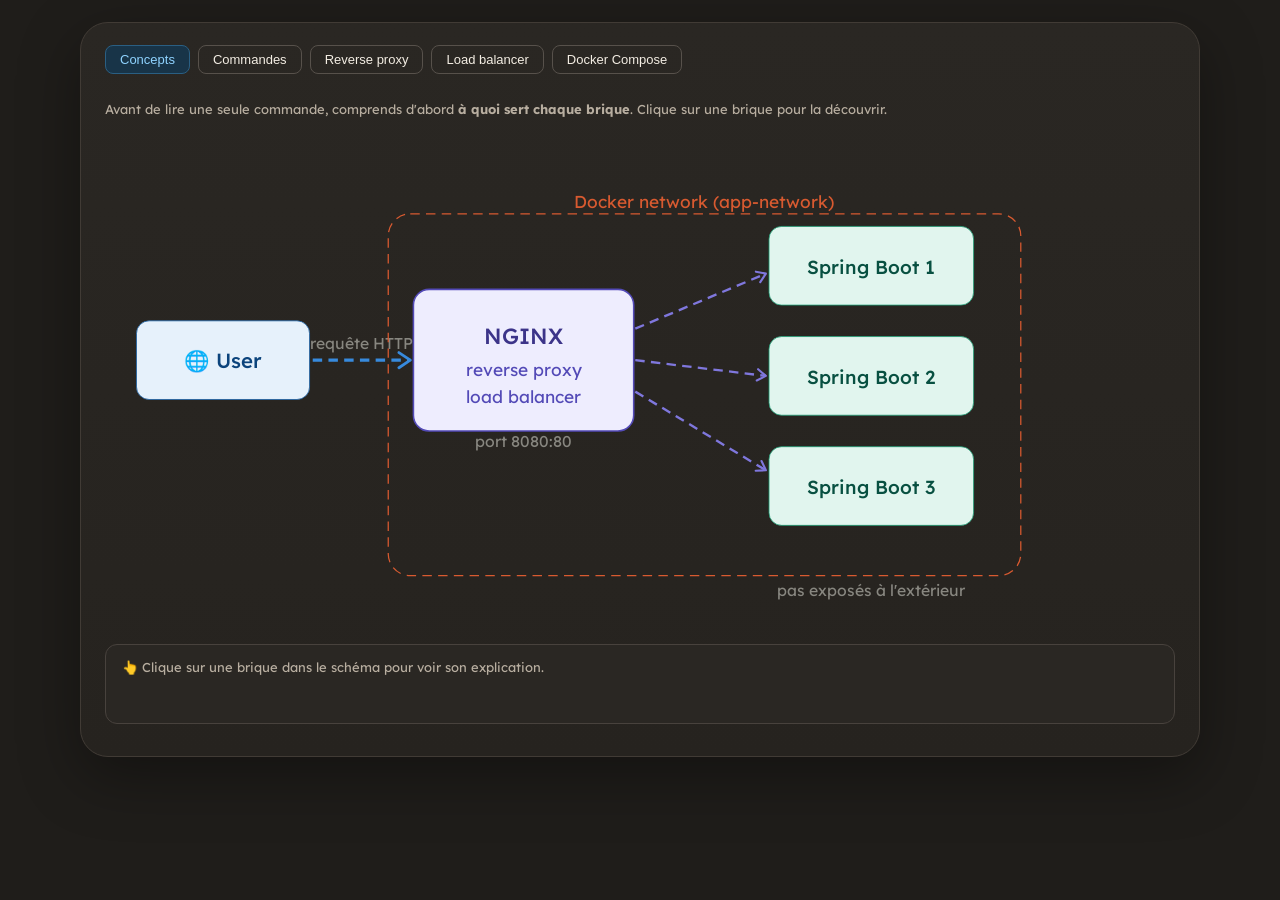
<file: devops/td05_nginx_devops_complet.html>
<!doctype html>
<html lang="fr">
<head>
  <meta charset="UTF-8" />
  <meta name="viewport" content="width=device-width, initial-scale=1.0" />
</head>
<body>
<style>
@import url("https://fonts.googleapis.com/css2?family=Lexend:wght@300;400;500;700;900&family=JetBrains+Mono:wght@400;700&display=swap");
:root {
  --font-sans: "Lexend", sans-serif;
  --font-mono: "JetBrains Mono", monospace;
  --color-background-primary: #2a2723;
  --color-background-secondary: #332f2b;
  --color-background-info: #183448;
  --color-border-secondary: #57514b;
  --color-border-tertiary: #48423d;
  --color-border-info: #2a5f83;
  --color-text-primary: #f3ede3;
  --color-text-secondary: #b8aea0;
  --color-text-tertiary: #888780;
  --color-text-info: #8fd3ff;
}
html, body {
  margin: 0;
  padding: 0;
  background: #1f1d1a;
  color: var(--color-text-primary);
  font-family: var(--font-sans);
}
body { padding: 22px; }
body, div { font-family: var(--font-sans, sans-serif); }
svg { max-width: 100%; height: auto; }
a { color: #8fd3ff; }
</style>
<style>
* { box-sizing: border-box; }
.nb { font-size:13px; padding:6px 14px; border-radius:8px; border:0.5px solid var(--color-border-secondary); background:transparent; color:var(--color-text-primary); cursor:pointer; transition:background .15s; }
.nb:hover { background:var(--color-background-secondary); }
.nb.on { background:var(--color-background-info); color:var(--color-text-info); border-color:var(--color-border-info); }
.card { background:var(--color-background-primary); border:0.5px solid var(--color-border-tertiary); border-radius:12px; padding:14px 16px; margin:10px 0; }
.code { font-family:var(--font-mono); font-size:12px; background:var(--color-background-secondary); border-radius:8px; padding:12px 14px; line-height:1.9; white-space:pre; overflow-x:auto; color:var(--color-text-primary); margin:8px 0; }
.kw{color:#AFA9EC;font-weight:500} .fl{color:#85B7EB;font-weight:500} .cm{color:#888780} .st{color:#5DCAA5} .nm{color:#F0997B}
.fl{color:#85B7EB}.st{color:#5DCAA5}.nm{color:#F0997B}}
.pill{display:inline-block;font-size:11px;padding:2px 9px;border-radius:12px;font-weight:500;margin-right:4px}
.pb{background:#0C447C;color:#B5D4F4} .pg{background:#085041;color:#9FE1CB} .pp{background:#3C3489;color:#CECBF6} .pa{background:#633806;color:#FAC775} .pc{background:#712B13;color:#F5C4B3}
.pg{background:#085041;color:#9FE1CB}.pp{background:#3C3489;color:#CECBF6}.pa{background:#633806;color:#FAC775}.pc{background:#712B13;color:#F5C4B3}}
@keyframes fadeIn{from{opacity:0;transform:translateY(5px)}to{opacity:1;transform:translateY(0)}}
.fade{animation:fadeIn .22s ease}
@keyframes pulse{0%,100%{opacity:1}50%{opacity:.5}}
@keyframes flow{from{stroke-dashoffset:20}to{stroke-dashoffset:0}}
@keyframes spin{from{transform:rotate(0deg)}to{transform:rotate(360deg)}}
.flowing{stroke-dasharray:6 4;animation:flow 1s linear infinite}
</style>

<div style="max-width:1120px;margin:0 auto;padding:22px 24px;background:linear-gradient(180deg,#2a2723 0%,#26231f 100%);border:1px solid #413b35;border-radius:28px;box-shadow:0 20px 60px rgba(0,0,0,0.35)">

<div style="display:flex;gap:8px;flex-wrap:wrap;margin-bottom:1.5rem">
  <button class="nb on"  onclick="tab('concepts',this)">Concepts</button>
  <button class="nb"     onclick="tab('commandes',this)">Commandes</button>
  <button class="nb"     onclick="tab('proxy',this)">Reverse proxy</button>
  <button class="nb"     onclick="tab('lb',this)">Load balancer</button>
  <button class="nb"     onclick="tab('compose',this)">Docker Compose</button>
</div>

<div id="zone"></div>
</div>

<script>
/* ══════════════════════ DONNÉES ══════════════════════ */
const TABS = {

/* ─── CONCEPTS ─── */
concepts: `<div class="fade">
<p style="font-size:13px;color:var(--color-text-secondary);margin:0 0 12px;line-height:1.7">
  Avant de lire une seule commande, comprends d'abord <strong>à quoi sert chaque brique</strong>. Clique sur une brique pour la découvrir.
</p>

<svg id="svg-concepts" width="100%" viewBox="0 0 680 320">
  <defs><marker id="a2" viewBox="0 0 10 10" refX="8" refY="5" markerWidth="6" markerHeight="6" orient="auto-start-reverse"><path d="M2 1L8 5L2 9" fill="none" stroke="context-stroke" stroke-width="1.5" stroke-linecap="round" stroke-linejoin="round"/></marker></defs>

  <!-- Internet/User -->
  <g onclick="explain('user')" style="cursor:pointer">
    <rect x="20" y="120" width="110" height="50" rx="8" fill="#E6F1FB" stroke="#185FA5" stroke-width="0.5"/>
    <text font-size="13" font-weight="500" x="75" y="150" text-anchor="middle" fill="#0C447C">🌐 User</text>
  </g>

  <!-- Flèche user → nginx -->
  <line class="flowing" x1="132" y1="145" x2="194" y2="145" stroke="#378ADD" stroke-width="2" marker-end="url(#a2)"/>
  <text font-size="10" x="163" y="138" text-anchor="middle" fill="#888780">requête HTTP</text>

  <!-- NGINX -->
  <g onclick="explain('nginx')" style="cursor:pointer">
    <rect x="196" y="100" width="140" height="90" rx="10" fill="#EEEDFE" stroke="#534AB7" stroke-width="1"/>
    <text font-size="14" font-weight="500" x="266" y="135" text-anchor="middle" fill="#3C3489">NGINX</text>
    <text font-size="11" x="266" y="155" text-anchor="middle" fill="#534AB7">reverse proxy</text>
    <text font-size="11" x="266" y="172" text-anchor="middle" fill="#534AB7">load balancer</text>
  </g>

  <!-- flèches nginx → apps -->
  <line class="flowing" x1="337" y1="125" x2="420" y2="90"  stroke="#7F77DD" stroke-width="1.5" marker-end="url(#a2)"/>
  <line class="flowing" x1="337" y1="145" x2="420" y2="155" stroke="#7F77DD" stroke-width="1.5" marker-end="url(#a2)"/>
  <line class="flowing" x1="337" y1="165" x2="420" y2="215" stroke="#7F77DD" stroke-width="1.5" marker-end="url(#a2)"/>

  <!-- App 1 -->
  <g onclick="explain('app')" style="cursor:pointer">
    <rect x="422" y="60" width="130" height="50" rx="8" fill="#E1F5EE" stroke="#1D9E75" stroke-width="0.5"/>
    <text font-size="12" font-weight="500" x="487" y="90" text-anchor="middle" fill="#085041">Spring Boot 1</text>
  </g>
  <!-- App 2 -->
  <g onclick="explain('app')" style="cursor:pointer">
    <rect x="422" y="130" width="130" height="50" rx="8" fill="#E1F5EE" stroke="#1D9E75" stroke-width="0.5"/>
    <text font-size="12" font-weight="500" x="487" y="160" text-anchor="middle" fill="#085041">Spring Boot 2</text>
  </g>
  <!-- App 3 -->
  <g onclick="explain('app')" style="cursor:pointer">
    <rect x="422" y="200" width="130" height="50" rx="8" fill="#E1F5EE" stroke="#1D9E75" stroke-width="0.5"/>
    <text font-size="12" font-weight="500" x="487" y="230" text-anchor="middle" fill="#085041">Spring Boot 3</text>
  </g>

  <!-- Docker network box -->
  <rect x="180" y="52" width="402" height="230" rx="14" fill="none" stroke="#D85A30" stroke-width="0.8" stroke-dasharray="6 4"/>
  <text font-size="11" x="381" y="48" text-anchor="middle" fill="#D85A30">Docker network (app-network)</text>

  <!-- Port labels -->
  <text font-size="10" x="266" y="200" text-anchor="middle" fill="#888780">port 8080:80</text>
  <text font-size="10" x="487" y="295" text-anchor="middle" fill="#888780">pas exposés à l'extérieur</text>
</svg>

<div id="explain-box" class="card" style="min-height:80px;margin-top:4px">
  <p style="font-size:13px;color:var(--color-text-secondary);margin:0">👆 Clique sur une brique dans le schéma pour voir son explication.</p>
</div>
</div>`,

/* ─── COMMANDES ─── */
commandes: `<div class="fade">
<p style="font-size:13px;color:var(--color-text-secondary);margin:0 0 12px;line-height:1.7">Chaque commande du TD, décortiquée mot par mot. Clique sur une commande pour voir chaque partie expliquée.</p>

<div id="cmd-list"></div>
</div>`,

/* ─── REVERSE PROXY ─── */
proxy: `<div class="fade">
<p style="font-size:13px;color:var(--color-text-secondary);margin:0 0 10px;line-height:1.7">
  Un <strong>reverse proxy</strong>, c'est un agent secret entre toi et les serveurs. Tu parles toujours à NGINX, et lui sait vers qui rediriger.
</p>

<svg width="100%" viewBox="0 0 680 260">
  <defs><marker id="a3" viewBox="0 0 10 10" refX="8" refY="5" markerWidth="6" markerHeight="6" orient="auto-start-reverse"><path d="M2 1L8 5L2 9" fill="none" stroke="context-stroke" stroke-width="1.5" stroke-linecap="round" stroke-linejoin="round"/></marker></defs>

  <rect x="20" y="100" width="100" height="50" rx="8" fill="#E6F1FB" stroke="#185FA5" stroke-width="0.5"/>
  <text font-size="12" font-weight="500" x="70" y="120" text-anchor="middle" fill="#0C447C">Navigateur</text>
  <text font-size="10" x="70" y="138" text-anchor="middle" fill="#185FA5">localhost:8081</text>

  <line x1="122" y1="125" x2="178" y2="125" stroke="#378ADD" stroke-width="1.5" stroke-dasharray="5 3" marker-end="url(#a3)"/>
  <text font-size="10" x="150" y="118" text-anchor="middle" fill="#888780">GET /he2b</text>

  <rect x="180" y="80" width="150" height="90" rx="10" fill="#EEEDFE" stroke="#534AB7" stroke-width="1"/>
  <text font-size="13" font-weight="500" x="255" y="110" text-anchor="middle" fill="#3C3489">NGINX</text>
  <text font-size="10" x="255" y="128" text-anchor="middle" fill="#534AB7">/he2b → he2b.be</text>
  <text font-size="10" x="255" y="146" text-anchor="middle" fill="#534AB7">/documents → google</text>
  <text font-size="10" x="255" y="163" text-anchor="middle" fill="#534AB7">/demo-no-db → app</text>

  <line x1="332" y1="105" x2="408" y2="75"  stroke="#7F77DD" stroke-width="1.5" stroke-dasharray="5 3" marker-end="url(#a3)"/>
  <line x1="332" y1="125" x2="408" y2="135" stroke="#7F77DD" stroke-width="1.5" stroke-dasharray="5 3" marker-end="url(#a3)"/>
  <line x1="332" y1="155" x2="408" y2="195" stroke="#7F77DD" stroke-width="1.5" stroke-dasharray="5 3" marker-end="url(#a3)"/>

  <rect x="410" y="50" width="140" height="42" rx="8" fill="#E1F5EE" stroke="#1D9E75" stroke-width="0.5"/>
  <text font-size="11" font-weight="500" x="480" y="68" text-anchor="middle" fill="#085041">he2b.be</text>
  <text font-size="10" x="480" y="84" text-anchor="middle" fill="#0F6E56">site externe</text>

  <rect x="410" y="112" width="140" height="42" rx="8" fill="#E1F5EE" stroke="#1D9E75" stroke-width="0.5"/>
  <text font-size="11" font-weight="500" x="480" y="130" text-anchor="middle" fill="#085041">Google Sites</text>
  <text font-size="10" x="480" y="146" text-anchor="middle" fill="#0F6E56">site externe</text>

  <rect x="410" y="174" width="140" height="42" rx="8" fill="#FAEEDA" stroke="#BA7517" stroke-width="0.5"/>
  <text font-size="11" font-weight="500" x="480" y="192" text-anchor="middle" fill="#633806">Spring Boot</text>
  <text font-size="10" x="480" y="208" text-anchor="middle" fill="#854F0B">conteneur interne</text>

  <text font-size="10" x="340" y="250" text-anchor="middle" fill="#888780">Le client ne voit jamais les adresses réelles des serveurs — il parle uniquement à NGINX</text>
</svg>

<div class="card">
  <p style="font-size:13px;margin:0;line-height:1.8;color:var(--color-text-primary)">
    <strong>nginx.conf essentiel :</strong><br>
    <code style="font-family:var(--font-mono);font-size:12px;color:#534AB7">location /he2b { proxy_pass https://he2b.be/; }</code><br>
    → Quand tu vas sur <code style="font-family:var(--font-mono);font-size:12px">/he2b</code>, NGINX redirige vers <code style="font-family:var(--font-mono);font-size:12px">he2b.be</code>. Ton navigateur ne le sait pas.
  </p>
</div>
</div>`,

/* ─── LOAD BALANCER ─── */
lb: `<div class="fade">
<p style="font-size:13px;color:var(--color-text-secondary);margin:0 0 10px;line-height:1.7">
  Un <strong>load balancer</strong>, c'est un serveur qui distribue les requêtes entre plusieurs instances de l'application. Comme une caissière qui répartit les clients entre 3 caisses.
</p>
<div style="display:flex;align-items:center;gap:10px;margin-bottom:10px;flex-wrap:wrap">
  <label style="font-size:13px;color:var(--color-text-secondary)">Vitesse simulation :</label>
  <input type="range" id="spd" min="500" max="2500" step="100" value="1200" style="width:120px" oninput="setSpd(this.value)">
  <button class="nb" id="lb-btn" onclick="toggleLB()">▶ Lancer des requêtes</button>
  <span id="req-count" style="font-size:13px;font-weight:500;color:var(--color-text-primary)">0 requêtes</span>
</div>
<canvas id="lb-canvas" width="660" height="270" style="width:100%;border-radius:10px;border:0.5px solid var(--color-border-tertiary);background:var(--color-background-secondary)"></canvas>
<div style="display:flex;gap:16px;margin-top:8px;font-size:12px;color:var(--color-text-secondary);flex-wrap:wrap">
  <span id="c1">app1 : 0</span><span id="c2">app2 : 0</span><span id="c3">app3 : 0</span>
</div>
</div>`,

/* ─── DOCKER COMPOSE ─── */
compose: `<div class="fade">
<p style="font-size:13px;color:var(--color-text-secondary);margin:0 0 10px;line-height:1.7">
  Docker Compose = un seul fichier YAML qui lance <em>tous</em> tes conteneurs d'un coup. Sans lui tu devrais taper 4+ commandes <code style="font-family:var(--font-mono);font-size:12px">docker run</code> à la main.
</p>

<div style="display:grid;grid-template-columns:1fr 1fr;gap:12px;margin-bottom:12px">
  <div class="card" style="border-left:3px solid #D85A30">
    <p style="font-size:12px;font-weight:500;color:var(--color-text-primary);margin:0 0 4px">Sans Docker Compose</p>
    <pre class="code" style="font-size:11px">docker network create my-net
docker run --network my-net \\
  --name no-db ...
docker run --network my-net \\
  --name nginx-proxy ...
<span style="color:#D85A30">→ 3 commandes, risque d'oubli</span></pre>
  </div>
  <div class="card" style="border-left:3px solid #1D9E75">
    <p style="font-size:12px;font-weight:500;color:var(--color-text-primary);margin:0 0 4px">Avec Docker Compose</p>
    <pre class="code" style="font-size:11px">docker-compose up

<span style="color:#1D9E75">→ 1 commande, tout démarre</span>
<span style="color:#1D9E75">  réseau créé automatiquement</span></pre>
  </div>
</div>

<pre class="code"><span class="cm"># docker-compose.yml — structure</span>
<span class="kw">services:</span>
  <span class="fl">app:</span>                     <span class="cm"># nom du service</span>
    <span class="kw">build:</span> ./              <span class="cm"># construit l'image depuis le Dockerfile local</span>
    <span class="kw">container_name:</span> no-db  <span class="cm"># nom du conteneur</span>
    <span class="kw">ports:</span>
      - <span class="st">"8082:8080"</span>          <span class="cm"># hôte:conteneur</span>
    <span class="kw">networks:</span>
      - app-network

  <span class="fl">nginx:</span>
    <span class="kw">image:</span> nginx:latest      <span class="cm"># image depuis Docker Hub</span>
    <span class="kw">volumes:</span>
      - ./nginx/nginx.conf:/etc/nginx/nginx.conf:<span class="nm">ro</span>
    <span class="kw">ports:</span>
      - <span class="st">"8080:80"</span>
    <span class="kw">depends_on:</span>
      - app                  <span class="cm"># nginx attend que app soit démarré</span>
    <span class="kw">networks:</span>
      - app-network

<span class="fl">networks:</span>
  app-network:
    <span class="kw">driver:</span> bridge           <span class="cm"># réseau privé entre conteneurs</span></pre>

<div class="card">
  <p style="font-size:13px;font-weight:500;margin:0 0 8px;color:var(--color-text-primary)">Commandes Docker Compose essentielles</p>
  <div style="display:grid;grid-template-columns:auto 1fr;gap:6px 16px;font-size:12px;align-items:center">
    <code style="font-family:var(--font-mono);color:#534AB7">docker-compose up</code><span style="color:var(--color-text-secondary)">Démarre tous les services (build si image absente)</span>
    <code style="font-family:var(--font-mono);color:#534AB7">docker-compose up --build</code><span style="color:var(--color-text-secondary)">Force la reconstruction des images</span>
    <code style="font-family:var(--font-mono);color:#534AB7">docker-compose down</code><span style="color:var(--color-text-secondary)">Arrête ET supprime les conteneurs + réseau</span>
    <code style="font-family:var(--font-mono);color:#534AB7">docker ps -a</code><span style="color:var(--color-text-secondary)">Liste tous les conteneurs (actifs ou non)</span>
  </div>
</div>
</div>`
};

/* ─── EXPLICATIONS CONCEPTS ─── */
const EXP = {
  user: { title:'🌐 L\'utilisateur (browser)', color:'#185FA5', bg:'#E6F1FB', text:'Tu ouvres Chrome et tu tapes <code>http://localhost:8080</code>. Tu envoies une requête HTTP. Tu ne sais pas du tout qui répond — c\'est NGINX qui reçoit ta demande en premier.' },
  nginx: { title:'⚡ NGINX', color:'#534AB7', bg:'#EEEDFE', text:'C\'est le chef d\'orchestre. Il reçoit ta requête, lit la route (<code>/he2b</code>, <code>/demo-no-db</code>...) et décide vers quel serveur la transmettre. Il peut aussi répartir la charge entre plusieurs serveurs (load balancer).' },
  app: { title:'🍃 Spring Boot (ton appli)', color:'#0F6E56', bg:'#E1F5EE', text:'C\'est ton application Java. Elle tourne dans un conteneur Docker. Elle ne parle jamais directement à l\'utilisateur — seulement à NGINX via le réseau Docker interne.' },
};

/* ─── COMMANDES ─── */
const CMDS = [
  {
    label: 'mkdir -p nginx-site/html',
    badge: 'pb', badgeLabel: 'shell',
    desc: 'Crée les dossiers pour ton site statique.',
    parts: [
      { code:'mkdir', desc:'Créer un dossier (make directory)' },
      { code:'-p', desc:'Crée aussi les dossiers parents si ils n\'existent pas. Sans -p, si nginx-site n\'existe pas → erreur.' },
      { code:'nginx-site/html', desc:'Le chemin à créer : dossier nginx-site contenant html' },
    ]
  },
  {
    label: 'docker run -d --name nginx-site -p 8080:80 -v "/${PWD}/html":/usr/share/nginx/html:ro nginx',
    badge: 'pp', badgeLabel: 'docker',
    desc: 'Lance un conteneur NGINX qui sert ta page HTML.',
    parts: [
      { code:'docker run', desc:'Lance un nouveau conteneur à partir d\'une image' },
      { code:'-d', desc:'Mode détaché (detached) : le conteneur tourne en arrière-plan, tu récupères ton terminal' },
      { code:'--name nginx-site', desc:'Donne un nom lisible au conteneur pour pouvoir le retrouver facilement' },
      { code:'-p 8080:80', desc:'Port mapping. Format hôte:conteneur. Le port 8080 de ta machine → port 80 du conteneur (port par défaut de NGINX)' },
      { code:'-v "/${PWD}/html":/usr/share/nginx/html:ro', desc:'Volume : lie ton dossier local html/ au dossier de NGINX dans le conteneur. :ro = read-only (le conteneur ne peut pas modifier tes fichiers)' },
      { code:'${PWD}', desc:'Print Working Directory — retourne le chemin absolu du dossier courant' },
      { code:'nginx', desc:'Nom de l\'image Docker à utiliser (téléchargée depuis Docker Hub si absente)' },
    ]
  },
  {
    label: 'docker network create my-network-test',
    badge: 'pg', badgeLabel: 'network',
    desc: 'Crée un réseau privé Docker pour que les conteneurs se parlent.',
    parts: [
      { code:'docker network create', desc:'Crée un réseau Docker virtuel' },
      { code:'my-network-test', desc:'Le nom du réseau. Les conteneurs connectés à ce réseau peuvent s\'appeler par leur nom (ex: no-db:8080)' },
    ]
  },
  {
    label: 'docker run --rm --name no-db --network my-network-test -p 8082:8080 g12345/spring-demo-no-db',
    badge: 'pp', badgeLabel: 'docker',
    desc: 'Lance le conteneur Spring Boot connecté au réseau.',
    parts: [
      { code:'docker run', desc:'Lance un conteneur' },
      { code:'--rm', desc:'Remove : supprime automatiquement le conteneur quand il s\'arrête. Pratique pour les tests.' },
      { code:'--name no-db', desc:'Nom du conteneur. NGINX pourra l\'appeler via "no-db:8080" sur le réseau interne' },
      { code:'--network my-network-test', desc:'Connecte le conteneur au réseau Docker créé juste avant' },
      { code:'-p 8082:8080', desc:'Port 8082 de ta machine → port 8080 du conteneur (port de Spring Boot)' },
      { code:'g12345/spring-demo-no-db', desc:'Image Docker à utiliser (ici celle de l\'étudiant g12345)' },
    ]
  },
  {
    label: 'docker-compose up --build',
    badge: 'pa', badgeLabel: 'compose',
    desc: 'Lance tous les services du fichier docker-compose.yml en forçant la reconstruction.',
    parts: [
      { code:'docker-compose', desc:'Outil qui lit docker-compose.yml et orchestre plusieurs conteneurs' },
      { code:'up', desc:'Démarre tous les services définis. Crée le réseau et les conteneurs.' },
      { code:'--build', desc:'Force la reconstruction des images même si elles existent déjà. Utile quand tu modifies ton code.' },
    ]
  },
  {
    label: 'docker-compose down',
    badge: 'pc', badgeLabel: 'compose',
    desc: 'Arrête et supprime tous les conteneurs + le réseau créé par compose.',
    parts: [
      { code:'docker-compose down', desc:'Arrête les conteneurs, les supprime, et supprime le réseau. Contrairement à "stop", il fait le ménage complet.' },
    ]
  },
  {
    label: 'curl http://localhost:8080/demo-no-db',
    badge: 'pb', badgeLabel: 'test',
    desc: 'Envoie une requête HTTP depuis le terminal pour tester le service.',
    parts: [
      { code:'curl', desc:'Client HTTP en ligne de commande. Comme ouvrir un browser, mais dans le terminal.' },
      { code:'http://localhost:8080', desc:'Port 8080 = port de NGINX sur ta machine' },
      { code:'/demo-no-db', desc:'Route configurée dans nginx.conf → redirigée vers /config de Spring Boot' },
    ]
  },
];

/* ══════════════════════ LB ANIMATION ══════════════════════ */
let lbTimer = null, lbRunning = false, lbSpeed = 1200;
let counts = [0,0,0], reqTotal = 0, lbCur = 0;
const COLORS = ['#378ADD','#1D9E75','#D85A30'];

function setSpd(v){ lbSpeed = parseInt(v); if(lbRunning){ stopLB(); startLB(); } }
function toggleLB(){
  lbRunning ? stopLB() : startLB();
  document.getElementById('lb-btn').textContent = lbRunning ? '⏹ Arrêter' : '▶ Lancer des requêtes';
}
function stopLB(){ clearInterval(lbTimer); lbRunning=false; if(document.getElementById('lb-btn')) document.getElementById('lb-btn').textContent='▶ Lancer des requêtes'; }
function startLB(){
  lbRunning=true;
  lbTimer = setInterval(()=>{
    if(!document.getElementById('lb-canvas')){ stopLB(); return; }
    const t = lbCur % 3;
    counts[t]++;
    reqTotal++;
    lbCur++;
    ['c1','c2','c3'].forEach((id,i)=>{ const el=document.getElementById(id); if(el) el.textContent=`app${i+1} : ${counts[i]}`; });
    const el=document.getElementById('req-count'); if(el) el.textContent=reqTotal+' requêtes';
    drawLB(t);
  }, lbSpeed);
}

function drawLB(active){
  const c = document.getElementById('lb-canvas');
  if(!c) return;
  const ctx = c.getContext('2d');
  const W=660,H=270;
  ctx.clearRect(0,0,W,H);
  const isDark = window.matchMedia('(prefers-color-scheme:dark)').matches;
  const tc = isDark?'#9c9a92':'#73726c';
  const bc = isDark?'rgba(255,255,255,0.08)':'rgba(0,0,0,0.06)';

  // User
  ctx.fillStyle=isDark?'#0C447C':'#E6F1FB'; ctx.strokeStyle='#185FA5'; ctx.lineWidth=0.5;
  roundRect(ctx,20,110,90,44,8); ctx.fill(); ctx.stroke();
  ctx.fillStyle='#0C447C'; ctx.font='12px sans-serif'; ctx.textAlign='center';
  ctx.fillText('User',65,137);

  // NGINX box
  ctx.fillStyle=isDark?'#3C3489':'#EEEDFE'; ctx.strokeStyle='#534AB7'; ctx.lineWidth=1;
  roundRect(ctx,160,90,120,84,10); ctx.fill(); ctx.stroke();
  ctx.fillStyle='#3C3489'; ctx.font='bold 13px sans-serif';
  ctx.fillText('NGINX',220,120);
  ctx.font='10px sans-serif'; ctx.fillStyle='#534AB7';
  ctx.fillText('load balancer',220,138);

  // Arrow user → nginx
  ctx.strokeStyle='#378ADD'; ctx.lineWidth=2;
  arrow(ctx,112,132,158,132);

  // 3 app boxes
  const apps=[{y:60},{y:133},{y:206}];
  apps.forEach((ap,i)=>{
    const isAct = i===active;
    ctx.fillStyle=isAct?(isDark?'#085041':'#9FE1CB'):(isDark?'#04342C':'#E1F5EE');
    ctx.strokeStyle=isAct?'#1D9E75':'#0F6E56'; ctx.lineWidth=isAct?1.5:0.5;
    roundRect(ctx,400,ap.y,170,50,8); ctx.fill(); ctx.stroke();
    ctx.fillStyle=isAct?'#085041':'#0F6E56';
    ctx.font=(isAct?'bold ':'')+'12px sans-serif';
    ctx.fillText(`Spring Boot app${i+1}`,485,ap.y+20);
    ctx.font='10px sans-serif'; ctx.fillStyle='#888780';
    ctx.fillText(`requêtes : ${counts[i]}`,485,ap.y+36);

    // Arrow nginx → app
    const col = i===active?COLORS[i]:'rgba(136,135,128,0.3)';
    ctx.strokeStyle=col; ctx.lineWidth=i===active?2:1;
    arrow(ctx,282,132,398,ap.y+25);
  });

  // Label active
  if(active>=0){
    ctx.fillStyle='#1D9E75'; ctx.font='11px sans-serif'; ctx.textAlign='left';
    ctx.fillText(`→ redirige vers app${active+1}`,162,87);
  }

  // upstream label
  ctx.strokeStyle='#D85A30'; ctx.lineWidth=0.8; ctx.setLineDash([5,4]);
  roundRect(ctx,390,44,200,230,10); ctx.stroke(); ctx.setLineDash([]);
  ctx.fillStyle='#D85A30'; ctx.font='10px sans-serif'; ctx.textAlign='center';
  ctx.fillText('upstream spring-backend',490,42);
}

function roundRect(ctx,x,y,w,h,r){
  ctx.beginPath();ctx.moveTo(x+r,y);ctx.lineTo(x+w-r,y);ctx.quadraticCurveTo(x+w,y,x+w,y+r);
  ctx.lineTo(x+w,y+h-r);ctx.quadraticCurveTo(x+w,y+h,x+w-r,y+h);ctx.lineTo(x+r,y+h);
  ctx.quadraticCurveTo(x,y+h,x,y+h-r);ctx.lineTo(x,y+r);ctx.quadraticCurveTo(x,y,x+r,y);ctx.closePath();
}
function arrow(ctx,x1,y1,x2,y2){
  ctx.beginPath();ctx.moveTo(x1,y1);ctx.lineTo(x2,y2);ctx.stroke();
  const a=Math.atan2(y2-y1,x2-x1),h=8;
  ctx.fillStyle=ctx.strokeStyle;ctx.beginPath();
  ctx.moveTo(x2,y2);ctx.lineTo(x2-h*Math.cos(a-.4),y2-h*Math.sin(a-.4));
  ctx.lineTo(x2-h*Math.cos(a+.4),y2-h*Math.sin(a+.4));ctx.closePath();ctx.fill();
}

/* ══════════════════════ ONGLETS ══════════════════════ */
function tab(key, btn){
  stopLB();
  document.querySelectorAll('.nb').forEach(b=>b.classList.remove('on'));
  if(btn) btn.classList.add('on');
  document.getElementById('zone').innerHTML = TABS[key];
  if(key==='commandes') buildCmds();
  if(key==='lb'){ counts=[0,0,0];reqTotal=0;lbCur=0; drawLB(-1); }
}

function explain(k){
  const e=EXP[k];
  document.getElementById('explain-box').innerHTML=`
    <div class="fade">
      <p style="font-size:14px;font-weight:500;color:${e.color};margin:0 0 6px">${e.title}</p>
      <p style="font-size:13px;color:var(--color-text-primary);margin:0;line-height:1.7">${e.text}</p>
    </div>`;
}

/* ══════════════════════ COMMANDES ══════════════════════ */
let openCmd = -1;
function buildCmds(){
  const div=document.getElementById('cmd-list');
  div.innerHTML = CMDS.map((c,i)=>`
    <div class="card" style="cursor:pointer;margin-bottom:8px" onclick="toggleCmd(${i})">
      <div style="display:flex;align-items:flex-start;gap:8px;flex-wrap:wrap">
        <span class="pill ${c.badge}">${c.badgeLabel}</span>
        <code style="font-family:var(--font-mono);font-size:11px;color:var(--color-text-primary);flex:1;word-break:break-all">${c.label}</code>
        <span style="font-size:12px;color:var(--color-text-secondary)">${openCmd===i?'▲':'▼'}</span>
      </div>
      <p style="font-size:12px;color:var(--color-text-secondary);margin:6px 0 0">${c.desc}</p>
      <div id="cmd-detail-${i}" style="display:${openCmd===i?'block':'none'}">
        <div style="margin-top:10px;display:grid;grid-template-columns:auto 1fr;gap:6px 12px;align-items:start">
          ${c.parts.map(p=>`
            <code style="font-family:var(--font-mono);font-size:11px;background:var(--color-background-secondary);padding:2px 6px;border-radius:4px;color:#534AB7;white-space:nowrap">${p.code}</code>
            <span style="font-size:12px;color:var(--color-text-primary);line-height:1.6">${p.desc}</span>
          `).join('')}
        </div>
      </div>
    </div>`).join('');
}
function toggleCmd(i){
  openCmd = openCmd===i ? -1 : i;
  buildCmds();
}

/* ══════════════════════ INIT ══════════════════════ */
tab('concepts', document.querySelector('.nb'));
</script>
</body>
</html>
</file>
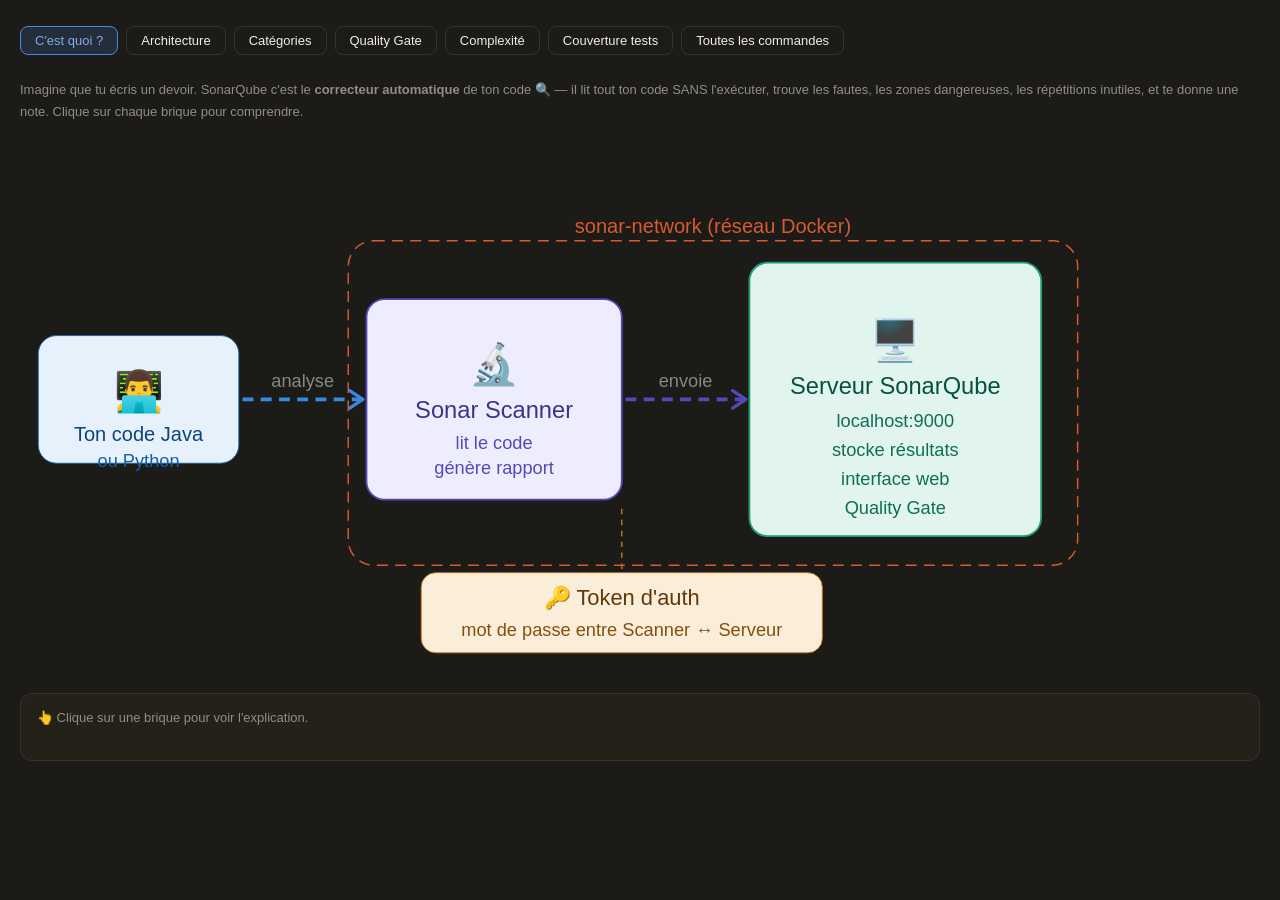
<file: devops/td06_sonarqube_complet.html>
<!doctype html>
<html lang="fr">
  <head>
    <meta charset="UTF-8" />
    <meta name="viewport" content="width=device-width,initial-scale=1.0" />
    <title>TD 06 – Vérifier avec SonarQube</title>
    <style>
      * {
        box-sizing: border-box;
        margin: 0;
        padding: 0;
      }
      :root {
        --color-background-primary: #232118;
        --color-background-secondary: #2c2a20;
        --color-text-primary: #efede6;
        --color-text-secondary: #908e86;
        --color-border-secondary: rgba(255, 255, 255, 0.1);
        --color-border-tertiary: rgba(255, 255, 255, 0.07);
        --color-border-info: #4a87e8;
        --color-background-info: rgba(74, 135, 232, 0.16);
        --color-text-info: #80aae8;
        --color-text-success: #4ac48a;
        --color-text-danger: #e06b6b;
        --font-mono:
          ui-monospace, "Cascadia Code", "Source Code Pro", Menlo, Consolas,
          "Courier New", monospace;
      }
      body {
        background: #1c1b18;
        color: #efede6;
        font-family:
          -apple-system, BlinkMacSystemFont, "Segoe UI", Roboto, sans-serif;
        font-size: 14px;
        line-height: 1.6;
        padding: 18px 20px;
      }
      .nb {
        font-size: 13px;
        padding: 6px 14px;
        border-radius: 8px;
        border: 0.5px solid var(--color-border-secondary);
        background: transparent;
        color: var(--color-text-primary);
        cursor: pointer;
        transition: background 0.15s;
      }
      .nb:hover {
        background: var(--color-background-secondary);
      }
      .nb.on {
        background: var(--color-background-info);
        color: var(--color-text-info);
        border-color: var(--color-border-info);
      }
      .card {
        background: var(--color-background-primary);
        border: 0.5px solid var(--color-border-tertiary);
        border-radius: 12px;
        padding: 14px 16px;
        margin: 10px 0;
      }
      .code {
        font-family: var(--font-mono);
        font-size: 12px;
        background: #101009;
        border-radius: 8px;
        padding: 12px 14px;
        line-height: 1.9;
        white-space: pre;
        overflow-x: auto;
        color: var(--color-text-primary);
        margin: 8px 0;
      }
      .kw {
        color: #afa9ec;
        font-weight: 500;
      }
      .fl {
        color: #85b7eb;
        font-weight: 500;
      }
      .cm {
        color: #6a6860;
      }
      .st {
        color: #5dcaa5;
      }
      .nm {
        color: #f0997b;
      }
      .pill {
        display: inline-block;
        font-size: 11px;
        padding: 2px 9px;
        border-radius: 12px;
        font-weight: 500;
        margin-right: 4px;
      }
      .pb {
        background: #0c447c;
        color: #b5d4f4;
      }
      .pg {
        background: #085041;
        color: #9fe1cb;
      }
      .pp {
        background: #3c3489;
        color: #cecbf6;
      }
      .pa {
        background: #633806;
        color: #fac775;
      }
      .pc {
        background: #712b13;
        color: #f5c4b3;
      }
      .pr {
        background: #791f1f;
        color: #f7c1c1;
      }
      @keyframes fadeIn {
        from {
          opacity: 0;
          transform: translateY(5px);
        }
        to {
          opacity: 1;
          transform: translateY(0);
        }
      }
      .fade {
        animation: fadeIn 0.22s ease;
      }
      @keyframes flow {
        from {
          stroke-dashoffset: 20;
        }
        to {
          stroke-dashoffset: 0;
        }
      }
      .fan {
        stroke-dasharray: 6 4;
        animation: flow 1.2s linear infinite;
      }
      @keyframes pulse {
        0%,
        100% {
          opacity: 1;
        }
        50% {
          opacity: 0.4;
        }
      }
      .pulse {
        animation: pulse 1.5s ease-in-out infinite;
      }
    </style>
  </head>
  <body>
    <div style="padding: 0.5rem 0">
      <div
        style="display: flex; gap: 8px; flex-wrap: wrap; margin-bottom: 1.5rem"
      >
        <button class="nb on" onclick="tab('intro', this)">C'est quoi ?</button>
        <button class="nb" onclick="tab('archi', this)">Architecture</button>
        <button class="nb" onclick="tab('categories', this)">Catégories</button>
        <button class="nb" onclick="tab('qualitygate', this)">
          Quality Gate
        </button>
        <button class="nb" onclick="tab('complexite', this)">Complexité</button>
        <button class="nb" onclick="tab('coverage', this)">
          Couverture tests
        </button>
        <button class="nb" onclick="tab('commandes', this)">
          Toutes les commandes
        </button>
      </div>
      <div id="zone"></div>
    </div>

    <script>
      const TABS = {
        /* ══════════════ INTRO ══════════════ */
        intro: `<div class="fade">
<p style="font-size:13px;color:var(--color-text-secondary);margin:0 0 12px;line-height:1.7">
Imagine que tu écris un devoir. SonarQube c'est le <strong>correcteur automatique</strong> de ton code 🔍 — il lit tout ton code SANS l'exécuter, trouve les fautes, les zones dangereuses, les répétitions inutiles, et te donne une note. Clique sur chaque brique pour comprendre.
</p>
<svg width="100%" viewBox="0 0 680 300">
<defs><marker id="ar" viewBox="0 0 10 10" refX="8" refY="5" markerWidth="6" markerHeight="6" orient="auto-start-reverse"><path d="M2 1L8 5L2 9" fill="none" stroke="context-stroke" stroke-width="1.5" stroke-linecap="round" stroke-linejoin="round"/></marker></defs>
<!-- Toi / ton code -->
<g onclick="xi('dev')" style="cursor:pointer">
  <rect x="10" y="110" width="110" height="70" rx="10" fill="#E6F1FB" stroke="#185FA5" stroke-width="0.5"/>
  <text font-size="22" x="65" y="148" text-anchor="middle">👨‍💻</text>
  <text font-size="11" font-weight="500" x="65" y="168" text-anchor="middle" fill="#0C447C">Ton code Java</text>
  <text font-size="10" x="65" y="182" text-anchor="middle" fill="#185FA5">ou Python</text>
</g>
<!-- flèche code → scanner -->
<line class="fan" x1="122" y1="145" x2="188" y2="145" stroke="#378ADD" stroke-width="2" marker-end="url(#ar)"/>
<text font-size="10" x="155" y="138" text-anchor="middle" fill="#888780">analyse</text>
<!-- Scanner -->
<g onclick="xi('scanner')" style="cursor:pointer">
  <rect x="190" y="90" width="140" height="110" rx="10" fill="#EEEDFE" stroke="#534AB7" stroke-width="1"/>
  <text font-size="22" x="260" y="133" text-anchor="middle">🔬</text>
  <text font-size="13" font-weight="500" x="260" y="155" text-anchor="middle" fill="#3C3489">Sonar Scanner</text>
  <text font-size="10" x="260" y="172" text-anchor="middle" fill="#534AB7">lit le code</text>
  <text font-size="10" x="260" y="186" text-anchor="middle" fill="#534AB7">génère rapport</text>
</g>
<!-- flèche scanner → serveur -->
<line class="fan" x1="332" y1="145" x2="398" y2="145" stroke="#534AB7" stroke-width="2" marker-end="url(#ar)"/>
<text font-size="10" x="365" y="138" text-anchor="middle" fill="#888780">envoie</text>
<!-- Serveur SonarQube -->
<g onclick="xi('server')" style="cursor:pointer">
  <rect x="400" y="70" width="160" height="150" rx="10" fill="#E1F5EE" stroke="#1D9E75" stroke-width="1"/>
  <text font-size="22" x="480" y="120" text-anchor="middle">🖥️</text>
  <text font-size="13" font-weight="500" x="480" y="142" text-anchor="middle" fill="#085041">Serveur SonarQube</text>
  <text font-size="10" x="480" y="160" text-anchor="middle" fill="#0F6E56">localhost:9000</text>
  <text font-size="10" x="480" y="176" text-anchor="middle" fill="#0F6E56">stocke résultats</text>
  <text font-size="10" x="480" y="192" text-anchor="middle" fill="#0F6E56">interface web</text>
  <text font-size="10" x="480" y="208" text-anchor="middle" fill="#0F6E56">Quality Gate</text>
</g>
<!-- Token -->
<g onclick="xi('token')" style="cursor:pointer">
  <rect x="220" y="240" width="220" height="44" rx="8" fill="#FAEEDA" stroke="#BA7517" stroke-width="0.5"/>
  <text font-size="12" font-weight="500" x="330" y="258" text-anchor="middle" fill="#633806">🔑 Token d'auth</text>
  <text font-size="10" x="330" y="275" text-anchor="middle" fill="#854F0B">mot de passe entre Scanner ↔ Serveur</text>
</g>
<line x1="330" y1="238" x2="330" y2="202" stroke="#BA7517" stroke-width="0.8" stroke-dasharray="3 3"/>
<!-- réseau docker -->
<rect x="180" y="58" width="400" height="178" rx="14" fill="none" stroke="#D85A30" stroke-width="0.8" stroke-dasharray="6 4"/>
<text font-size="11" x="380" y="54" text-anchor="middle" fill="#D85A30">sonar-network (réseau Docker)</text>
</svg>
<div id="xi-box" class="card" style="min-height:68px;margin-top:4px">
  <p style="font-size:13px;color:var(--color-text-secondary);margin:0">👆 Clique sur une brique pour voir l'explication.</p>
</div>
</div>`,

        /* ══════════════ ARCHI ══════════════ */
        archi: `<div class="fade">
<p style="font-size:13px;color:var(--color-text-secondary);margin:0 0 10px;line-height:1.7">
SonarQube fonctionne en <strong>3 étapes</strong> : tu prépares le projet, le Scanner analyse, le Serveur affiche. Clique sur chaque étape.
</p>
<div style="display:flex;gap:8px;margin-bottom:12px;flex-wrap:wrap">
  <button class="nb on" id="ar0" onclick="showAr(0,this)">Étape 1 — Préparer</button>
  <button class="nb" id="ar1" onclick="showAr(1,this)">Étape 2 — Scanner</button>
  <button class="nb" id="ar2" onclick="showAr(2,this)">Étape 3 — Consulter</button>
  <button class="nb" id="ar3" onclick="showAr(3,this)">sonar-project.properties</button>
</div>
<div id="ar-box"></div>
</div>`,

        /* ══════════════ CATEGORIES ══════════════ */
        categories: `<div class="fade">
<p style="font-size:13px;color:var(--color-text-secondary);margin:0 0 10px;line-height:1.7">
SonarQube analyse ton code selon <strong>7 catégories</strong>. Chacune a une note de A (très bien) à E (critique). Clique sur chaque catégorie.
</p>
<div style="display:grid;grid-template-columns:repeat(4,1fr);gap:8px;margin-bottom:12px">
  ${["Bugs", "Vulnérabilités", "Hotspots", "Code Smells", "Coverage", "Duplications", "Lines", "Notes A→E"].map((c, i) => `<button class="nb${i === 0 ? " on" : ""}" id="cat${i}" onclick="showCat(${i},this)">${c}</button>`).join("")}
</div>
<div id="cat-box"></div>
</div>`,

        /* ══════════════ QUALITY GATE ══════════════ */
        qualitygate: `<div class="fade">
<p style="font-size:13px;color:var(--color-text-secondary);margin:0 0 10px;line-height:1.7">
La <strong>Quality Gate</strong> c'est le <strong>barème de l'exam</strong> : si ton code ne respecte pas ces critères → ÉCHEC. Sinon → SUCCÈS. Tu peux simuler ici.
</p>
<div style="display:grid;grid-template-columns:1fr 1fr;gap:12px;margin-bottom:14px">
  <div class="card">
    <p style="font-size:12px;font-weight:500;margin:0 0 10px;color:var(--color-text-primary)">Simule ton projet</p>
    <div style="display:flex;flex-direction:column;gap:10px">
      <div>
        <label style="font-size:12px;color:var(--color-text-secondary)">Bugs critiques</label>
        <input type="range" id="bugs-sl" min="0" max="10" value="0" style="width:100%" oninput="updateQG()">
        <span id="bugs-v" style="font-size:12px;font-weight:500">0</span>
      </div>
      <div>
        <label style="font-size:12px;color:var(--color-text-secondary)">Couverture tests %</label>
        <input type="range" id="cov-sl" min="0" max="100" value="85" style="width:100%" oninput="updateQG()">
        <span id="cov-v" style="font-size:12px;font-weight:500">85%</span>
      </div>
      <div>
        <label style="font-size:12px;color:var(--color-text-secondary)">Duplication code %</label>
        <input type="range" id="dup-sl" min="0" max="30" value="1" style="width:100%" oninput="updateQG()">
        <span id="dup-v" style="font-size:12px;font-weight:500">1%</span>
      </div>
    </div>
  </div>
  <div>
    <canvas id="qg-canvas" width="300" height="200" style="width:100%;border-radius:12px;border:0.5px solid var(--color-border-tertiary);background:var(--color-background-secondary)"></canvas>
    <div id="qg-result" style="text-align:center;margin-top:8px;font-size:15px;font-weight:500"></div>
  </div>
</div>
<div class="card" style="border-left:3px solid #1D9E75">
  <p style="font-size:13px;font-weight:500;color:var(--color-text-primary);margin:0 0 6px">Critères Quality Gate par défaut</p>
  <div style="display:grid;grid-template-columns:auto 1fr;gap:5px 14px;font-size:12px;align-items:center">
    <span class="pill pg">Requis</span><span style="color:var(--color-text-primary)">0 bugs ou vulnérabilités critiques</span>
    <span class="pill pg">Requis</span><span style="color:var(--color-text-primary)">Couverture tests ≥ 80%</span>
    <span class="pill pg">Requis</span><span style="color:var(--color-text-primary)">Duplication code ≤ 3%</span>
  </div>
</div>
</div>`,

        /* ══════════════ COMPLEXITE ══════════════ */
        complexite: `<div class="fade">
<p style="font-size:13px;color:var(--color-text-secondary);margin:0 0 10px;line-height:1.7">
La <strong>complexité cognitive</strong>, c'est mesurer à quel point ton code est difficile à lire. Trop de if imbriqués = code spaghetti 🍝. SonarQube te dit quand c'est trop. Clique pour voir la différence.
</p>
<div style="display:flex;gap:8px;margin-bottom:12px">
  <button class="nb on" id="cx0" onclick="showCx(0,this)">Code TROP complexe ❌</button>
  <button class="nb" id="cx1" onclick="showCx(1,this)">Code simplifié ✅</button>
</div>
<div id="cx-box"></div>
</div>`,

        /* ══════════════ COVERAGE ══════════════ */
        coverage: `<div class="fade">
<p style="font-size:13px;color:var(--color-text-secondary);margin:0 0 10px;line-height:1.7">
La <strong>couverture de tests</strong> mesure combien de ton code est vérifié par des tests automatiques. SonarQube ne calcule pas ça lui-même — il lit le rapport généré par <strong>JaCoCo</strong> (Java) ou <strong>coverage</strong> (Python).
</p>
<div style="display:flex;gap:8px;margin-bottom:12px;flex-wrap:wrap">
  <button class="nb on" id="cv0" onclick="showCv(0,this)">C'est quoi ?</button>
  <button class="nb" id="cv1" onclick="showCv(1,this)">JaCoCo (Java)</button>
  <button class="nb" id="cv2" onclick="showCv(2,this)">Coverage (Python)</button>
  <button class="nb" id="cv3" onclick="showCv(3,this)">Vulnérabilités SQL</button>
</div>
<div id="cv-box"></div>
</div>`,

        /* ══════════════ COMMANDES ══════════════ */
        commandes: `<div class="fade">
<p style="font-size:13px;color:var(--color-text-secondary);margin:0 0 12px;line-height:1.7">Toutes les commandes du TD06, décortiquées. Clique pour déplier.</p>
<div id="cmd-list"></div>
</div>`,
      };

      /* ══ XI BRIQUES INTRO ══ */
      const XI = {
        dev: {
          t: "👨‍💻 Ton code",
          c: "#85B7EB",
          tx: "Tu écris du code Java ou Python. Tu veux savoir s'il est propre, sécurisé et bien testé avant de le livrer. C'est là que SonarQube entre en jeu — il fait une \"relecture automatique\" de tout ton code.",
        },
        scanner: {
          t: "🔬 Sonar Scanner",
          c: "#AFA9EC",
          tx: "C'est le \"lecteur\" de code. Il tourne dans un conteneur Docker, lit chaque ligne de ton code, applique des centaines de règles de qualité, et génère un rapport. Ce rapport est ensuite envoyé au serveur. Il a besoin d'un token pour s'authentifier.",
        },
        server: {
          t: "🖥️ Serveur SonarQube",
          c: "#5DCAA5",
          tx: "C'est le \"tableau de bord\". Il reçoit le rapport du Scanner, le traite, et l'affiche sur une interface web sur localhost:9000. Tu vois les bugs, les notes, la couverture de tests... C'est lui qui décide si ton projet passe ou échoue la Quality Gate.",
        },
        token: {
          t: "🔑 Token d'authentification",
          c: "#FAC775",
          tx: "C'est un mot de passe unique généré par le serveur. Le Scanner en a besoin pour envoyer ses rapports sans que tu doives saisir un login/password à chaque fois. Important : une fois généré, copie-le immédiatement — il ne sera plus jamais affiché !",
        },
      };

      /* ══ ARCHI ══ */
      const ARS = [
        {
          t: "Étape 1 — Préparer ton projet",
          svg: `<svg width="100%" viewBox="0 0 680 200">
<defs><marker id="ar" viewBox="0 0 10 10" refX="8" refY="5" markerWidth="6" markerHeight="6" orient="auto-start-reverse"><path d="M2 1L8 5L2 9" fill="none" stroke="context-stroke" stroke-width="1.5" stroke-linecap="round" stroke-linejoin="round"/></marker></defs>
<rect x="20" y="20" width="180" height="160" rx="10" fill="#E6F1FB" stroke="#185FA5" stroke-width="0.5"/>
<text font-size="12" font-weight="500" x="110" y="44" text-anchor="middle" fill="#0C447C">📁 Ton projet</text>
<text font-size="11" x="36" y="68" fill="#0C447C">src/main/java/</text>
<text font-size="11" x="36" y="86" fill="#0C447C">  HelloWorld.java</text>
<text font-size="11" x="36" y="104" fill="#0C447C">  ComplexMethod.java</text>
<text font-size="11" x="36" y="122" fill="#0F6E56">sonar-project.properties</text>
<text font-size="10" x="110" y="148" text-anchor="middle" fill="#888780">fichier config obligatoire</text>
<text font-size="10" x="110" y="164" text-anchor="middle" fill="#888780">+ mvn clean compile</text>
<line x1="202" y1="100" x2="258" y2="100" stroke="#888780" stroke-width="1.5" marker-end="url(#ar)"/>
<rect x="260" y="40" width="380" height="120" rx="10" fill="#E1F5EE" stroke="#1D9E75" stroke-width="0.5"/>
<text font-size="12" font-weight="500" x="450" y="62" text-anchor="middle" fill="#085041">sonar-project.properties</text>
<text font-size="11" x="276" y="84" fill="#0F6E56">sonar.projectKey=quality-demo-java</text>
<text font-size="11" x="276" y="100" fill="#0F6E56">sonar.sources=src/main/java</text>
<text font-size="11" x="276" y="116" fill="#0F6E56">sonar.java.binaries=target/classes</text>
<text font-size="10" x="276" y="144" fill="#888780">Ce fichier dit au Scanner QUOI analyser et OÙ</text>
</svg>`,
          tx: "Avant d'analyser, tu dois créer le fichier <code>sonar-project.properties</code> à la racine de ton projet. C'est la carte d'identité de ton projet pour SonarQube. Pour Java, tu dois aussi compiler d'abord avec <code>mvn clean compile</code> car SonarQube a besoin des fichiers .class compilés.",
        },

        {
          t: "Étape 2 — Lancer le Scanner",
          svg: `<svg width="100%" viewBox="0 0 680 160">
<rect x="20" y="20" width="640" height="120" rx="10" fill="#1a1915"/>
<text font-size="11" font-family="monospace" x="36" y="48" fill="#5DCAA5">$ docker run --rm \\</text>
<text font-size="11" font-family="monospace" x="36" y="66" fill="#efede6">  --network sonar-network \\</text>
<text font-size="11" font-family="monospace" x="36" y="84" fill="#efede6">  -v "$(pwd):/usr/src" \\</text>
<text font-size="11" font-family="monospace" x="36" y="102" fill="#FAC775">  -e SONAR_HOST_URL="http://sonarqube:9000" \\</text>
<text font-size="11" font-family="monospace" x="36" y="120" fill="#FAC775">  -e SONAR_TOKEN="ton_token_ici" \\</text>
<text font-size="11" font-family="monospace" x="36" y="138" fill="#5DCAA5">  sonarsource/sonar-scanner-cli</text>
</svg>`,
          tx: "Une seule commande Docker pour lancer l'analyse. Le Scanner lit ton code (via le volume -v), se connecte au serveur SonarQube (via le réseau Docker et l'URL), s'authentifie avec le token, puis envoie tout le rapport. Après quelques secondes → regarde localhost:9000 !",
        },

        {
          t: "Étape 3 — Consulter les résultats",
          svg: `<svg width="100%" viewBox="0 0 680 200">
<rect x="20" y="20" width="640" height="160" rx="10" fill="#EEEDFE" stroke="#534AB7" stroke-width="0.5"/>
<text font-size="13" font-weight="500" x="340" y="44" text-anchor="middle" fill="#3C3489">Interface web → localhost:9000/projects</text>
<rect x="40" y="58" width="82" height="52" rx="6" fill="#FCEBEB" stroke="#A32D2D" stroke-width="0.5"/>
<text font-size="11" font-weight="500" x="81" y="78" text-anchor="middle" fill="#791F1F">🐛 Bugs</text>
<text font-size="12" font-weight="500" x="81" y="98" text-anchor="middle" fill="#A32D2D">2</text>
<rect x="136" y="58" width="82" height="52" rx="6" fill="#FAECE7" stroke="#D85A30" stroke-width="0.5"/>
<text font-size="11" font-weight="500" x="177" y="78" text-anchor="middle" fill="#712B13">🔓 Vuln.</text>
<text font-size="12" font-weight="500" x="177" y="98" text-anchor="middle" fill="#993C1D">1</text>
<rect x="232" y="58" width="82" height="52" rx="6" fill="#FAEEDA" stroke="#BA7517" stroke-width="0.5"/>
<text font-size="11" font-weight="500" x="273" y="78" text-anchor="middle" fill="#633806">💩 Smells</text>
<text font-size="12" font-weight="500" x="273" y="98" text-anchor="middle" fill="#854F0B">14</text>
<rect x="328" y="58" width="82" height="52" rx="6" fill="#E1F5EE" stroke="#1D9E75" stroke-width="0.5"/>
<text font-size="11" font-weight="500" x="369" y="78" text-anchor="middle" fill="#085041">✅ Cover.</text>
<text font-size="12" font-weight="500" x="369" y="98" text-anchor="middle" fill="#0F6E56">87%</text>
<rect x="424" y="58" width="82" height="52" rx="6" fill="#E6F1FB" stroke="#185FA5" stroke-width="0.5"/>
<text font-size="11" font-weight="500" x="465" y="78" text-anchor="middle" fill="#0C447C">📄 Lines</text>
<text font-size="12" font-weight="500" x="465" y="98" text-anchor="middle" fill="#185FA5">45</text>
<rect x="520" y="58" width="120" height="52" rx="6" fill="#E1F5EE" stroke="#1D9E75" stroke-width="1.5"/>
<text font-size="12" font-weight="500" x="580" y="78" text-anchor="middle" fill="#085041">Quality Gate</text>
<text font-size="14" font-weight="500" x="580" y="100" text-anchor="middle" fill="#D85A30">⚠️ FAILED</text>
<text font-size="11" x="40" y="142" fill="#534AB7">New Code | Overall Code — deux onglets pour voir code récent vs tout le code</text>
<text font-size="11" x="40" y="162" fill="#888780">Dette technique : estimation du temps pour "rembourser" les mauvaises pratiques</text>
</svg>`,
          tx: 'Sur localhost:9000 tu vois un tableau de bord avec toutes les métriques. "New Code" = qualité du code que tu viens d\'écrire. "Overall Code" = tout ton code depuis le début. La Quality Gate = PASSED ou FAILED selon tes critères.',
        },

        {
          t: "sonar-project.properties — chaque clé expliquée",
          svg: `<svg width="100%" viewBox="0 0 680 240">
<rect x="20" y="10" width="640" height="220" rx="10" fill="var(--color-background-secondary)" stroke="var(--color-border-tertiary)" stroke-width="0.5"/>
<text font-size="11" x="36" y="34" fill="#AFA9EC" font-weight="500">sonar.projectKey</text><text font-size="11" x="230" y="34" fill="#908e86">= nom unique du projet dans SonarQube (obligatoire)</text>
<text font-size="11" x="36" y="54" fill="#AFA9EC" font-weight="500">sonar.projectName</text><text font-size="11" x="230" y="54" fill="#908e86">= nom affiché dans l'interface web (obligatoire)</text>
<text font-size="11" x="36" y="74" fill="#AFA9EC" font-weight="500">sonar.projectVersion</text><text font-size="11" x="230" y="74" fill="#908e86">= version du projet pour suivre l'évolution (optionnel)</text>
<text font-size="11" x="36" y="94" fill="#5DCAA5" font-weight="500">sonar.sources</text><text font-size="11" x="230" y="94" fill="#908e86">= dossier avec les fichiers source à analyser (tous langages)</text>
<text font-size="11" x="36" y="114" fill="#F0997B" font-weight="500">sonar.java.binaries</text><text font-size="11" x="230" y="114" fill="#908e86">= dossier .class compilés (Java seulement, obligatoire)</text>
<text font-size="11" x="36" y="134" fill="#5DCAA5" font-weight="500">sonar.tests</text><text font-size="11" x="230" y="134" fill="#908e86">= dossier des tests unitaires</text>
<text font-size="11" x="36" y="154" fill="#5DCAA5" font-weight="500">sonar.coverage.jacoco.xmlReportPaths</text><text font-size="11" x="400" y="154" fill="#908e86">= rapport JaCoCo (Java)</text>
<text font-size="11" x="36" y="174" fill="#85B7EB" font-weight="500">sonar.python.version</text><text font-size="11" x="230" y="174" fill="#908e86">= version Python du projet (ex: 3.8)</text>
<text font-size="11" x="36" y="194" fill="#85B7EB" font-weight="500">sonar.python.coverage.reportPaths</text><text font-size="11" x="380" y="194" fill="#908e86">= rapport coverage.xml (Python)</text>
<text font-size="11" x="36" y="218" fill="#908e86">sonar.junit.reportPaths</text><text font-size="11" x="230" y="218" fill="#908e86">= rapport surefire pour les tests JUnit</text>
</svg>`,
          tx: "Ce fichier est la clé de voûte de toute l'analyse. Sans lui, le Scanner ne sait pas quoi analyser. Il doit être à la racine du projet. Chaque propriété dit au Scanner où chercher les sources, les tests, les binaires compilés, et les rapports de couverture.",
        },
      ];

      /* ══ CATEGORIES ══ */
      const CATS = [
        {
          t: "🐛 Bugs — erreurs dans le code",
          c: "#e06b6b",
          bg: "#FCEBEB",
          b: "pr",
          svg: `<svg width="100%" viewBox="0 0 680 130">
<rect x="20" y="10" width="640" height="110" rx="10" fill="#FCEBEB" stroke="#A32D2D" stroke-width="0.5"/>
<text font-size="12" font-weight="500" x="340" y="34" text-anchor="middle" fill="#791F1F">Exemples de bugs détectés par SonarQube</text>
<text font-size="11" x="36" y="58" fill="#A32D2D">❌ NullPointerException possible : objet.methode() sans vérifier si objet==null</text>
<text font-size="11" x="36" y="78" fill="#A32D2D">❌ Boucle infinie : while(true) sans break accessible</text>
<text font-size="11" x="36" y="98" fill="#A32D2D">❌ Condition toujours fausse : if(x != null &amp;&amp; x == null) — jamais vrai</text>
<text font-size="11" x="36" y="116" fill="#888780">→ Peuvent provoquer des plantages à l'exécution</text>
</svg>`,
          tx: "Les bugs ce sont des erreurs dans la logique de ton code. Ils peuvent ne pas se voir à l'exécution normale, mais dans certains cas ils font planter l'application. SonarQube les détecte SANS exécuter le code — c'est ça l'analyse statique.",
        },

        {
          t: "🔓 Vulnérabilités — failles de sécurité",
          c: "#F0997B",
          bg: "#FAECE7",
          b: "pc",
          svg: `<svg width="100%" viewBox="0 0 680 130">
<rect x="20" y="10" width="640" height="110" rx="10" fill="#FAECE7" stroke="#D85A30" stroke-width="0.5"/>
<text font-size="12" font-weight="500" x="340" y="34" text-anchor="middle" fill="#712B13">Vulnérabilités — un hacker peut exploiter ça</text>
<text font-size="11" x="36" y="58" fill="#993C1D">⚠️ Injection SQL : "SELECT * FROM users WHERE name = '" + userInput + "'"</text>
<text font-size="11" x="36" y="76" fill="#993C1D">⚠️ Mot de passe en clair : String pass = "monMotDePasse123"</text>
<text font-size="11" x="36" y="94" fill="#993C1D">⚠️ XSS : afficher directement une entrée utilisateur en HTML</text>
<text font-size="11" x="36" y="114" fill="#888780">→ Un attaquant peut voler des données ou prendre le contrôle du système</text>
</svg>`,
          tx: "Les vulnérabilités sont des portes d'entrée pour les hackers. L'injection SQL par exemple : si tu mets directement l'entrée de l'utilisateur dans une requête SQL, un hacker peut écrire du SQL malveillant et lire/supprimer toute ta base de données. SonarQube repère ces patterns dangereux.",
        },

        {
          t: "🔥 Hotspots — zones sensibles à vérifier",
          c: "#FAC775",
          bg: "#FAEEDA",
          b: "pa",
          svg: `<svg width="100%" viewBox="0 0 680 110">
<rect x="20" y="10" width="640" height="90" rx="10" fill="#FAEEDA" stroke="#BA7517" stroke-width="0.5"/>
<text font-size="12" font-weight="500" x="340" y="34" text-anchor="middle" fill="#633806">Hotspots — pas forcément un problème, mais à vérifier manuellement</text>
<text font-size="11" x="36" y="58" fill="#854F0B">Ex : utilisation de cryptographie, accès à des fichiers système, gestion de sessions</text>
<text font-size="11" x="36" y="78" fill="#854F0B">Ce n'est pas automatiquement dangereux — mais un humain doit vérifier.</text>
<text font-size="11" x="36" y="96" fill="#888780">SonarQube t'alerte : "regarde ici, ça peut poser problème selon le contexte"</text>
</svg>`,
          tx: "Les Hotspots sont des zones du code qui POURRAIENT être dangereuses selon le contexte, mais ce n'est pas certain. SonarQube te dit \"attention ici\" mais c'est toi qui décides si c'est vraiment un problème après y avoir jeté un œil.",
        },

        {
          t: "💩 Code Smells — mauvaises pratiques",
          c: "#CECBF6",
          bg: "#EEEDFE",
          b: "pp",
          svg: `<svg width="100%" viewBox="0 0 680 130">
<rect x="20" y="10" width="640" height="110" rx="10" fill="#EEEDFE" stroke="#534AB7" stroke-width="0.5"/>
<text font-size="12" font-weight="500" x="340" y="34" text-anchor="middle" fill="#3C3489">Code Smells — ça "sent mauvais" mais ça marche encore</text>
<text font-size="11" x="36" y="58" fill="#534AB7">💩 16× System.out.println("Hello World!") → utilise une constante ou un logger</text>
<text font-size="11" x="36" y="78" fill="#534AB7">💩 Méthode de 200 lignes → trop longue, difficile à comprendre</text>
<text font-size="11" x="36" y="98" fill="#534AB7">💩 Variable nommée "a", "x1", "temp2" → noms non descriptifs</text>
<text font-size="11" x="36" y="116" fill="#888780">→ Ça marche aujourd'hui mais dans 6 mois tu ne comprends plus ton propre code</text>
</svg>`,
          tx: "Les Code Smells c'est du code qui fonctionne mais qui est mal écrit. Comme une chambre rangée en mettant tout sous le lit — ça paraît clean mais c'est galère quand tu cherches quelque chose. La \"dette technique\" = l'estimation du temps pour nettoyer tout ça.",
        },

        {
          t: "✅ Coverage — couverture de tests",
          c: "#4ac48a",
          bg: "#E1F5EE",
          b: "pg",
          svg: `<svg width="100%" viewBox="0 0 680 130">
<defs><marker id="ar" viewBox="0 0 10 10" refX="8" refY="5" markerWidth="6" markerHeight="6" orient="auto-start-reverse"><path d="M2 1L8 5L2 9" fill="none" stroke="context-stroke" stroke-width="1.5" stroke-linecap="round" stroke-linejoin="round"/></marker></defs>
<rect x="20" y="10" width="300" height="110" rx="10" fill="#E1F5EE" stroke="#1D9E75" stroke-width="0.5"/>
<text font-size="12" font-weight="500" x="170" y="34" text-anchor="middle" fill="#085041">80% couverture ✅</text>
<rect x="36" y="44" width="240" height="16" rx="4" fill="#1D9E75"/>
<rect x="36" y="44" width="60" height="16" rx="4" fill="#D85A30"/>
<text font-size="10" x="170" y="78" text-anchor="middle" fill="#085041">80% testé → OK pour Quality Gate</text>
<text font-size="10" x="170" y="96" text-anchor="middle" fill="#D85A30">20% non testé → risque caché</text>
<rect x="360" y="10" width="300" height="110" rx="10" fill="#FCEBEB" stroke="#A32D2D" stroke-width="0.5"/>
<text font-size="12" font-weight="500" x="510" y="34" text-anchor="middle" fill="#791F1F">40% couverture ❌</text>
<rect x="376" y="44" width="240" height="16" rx="4" fill="#D85A30"/>
<rect x="376" y="44" width="96" height="16" rx="4" fill="#1D9E75"/>
<text font-size="10" x="510" y="78" text-anchor="middle" fill="#791F1F">Seulement 40% testé</text>
<text font-size="10" x="510" y="96" text-anchor="middle" fill="#791F1F">Quality Gate FAILED !</text>
</svg>`,
          tx: "La couverture de tests = quel % de ton code est exécuté par tes tests. Si 100 lignes et 80 sont testées → 80% de couverture. SonarQube NE calcule PAS ça lui-même : il lit le rapport de JaCoCo (Java) ou coverage (Python) qui a déjà fait ce calcul.",
        },

        {
          t: "📋 Duplications — code copié-collé",
          c: "#B5D4F4",
          bg: "#E6F1FB",
          b: "pb",
          svg: `<svg width="100%" viewBox="0 0 680 110">
<rect x="20" y="10" width="300" height="90" rx="10" fill="#E6F1FB" stroke="#185FA5" stroke-width="0.5"/>
<text font-size="11" font-weight="500" x="170" y="34" text-anchor="middle" fill="#0C447C">Fichier A — ligne 20 à 35</text>
<text font-size="11" x="36" y="54" fill="#185FA5">calculerTVA(prix, taux) {</text>
<text font-size="11" x="36" y="70" fill="#185FA5">  return prix * taux / 100;</text>
<text font-size="11" x="36" y="86" fill="#185FA5">}</text>
<rect x="360" y="10" width="300" height="90" rx="10" fill="#E6F1FB" stroke="#185FA5" stroke-width="0.5" stroke-dasharray="5 3"/>
<text font-size="11" font-weight="500" x="510" y="34" text-anchor="middle" fill="#D85A30">Fichier B — copié-collé !</text>
<text font-size="11" x="376" y="54" fill="#D85A30">calculerTaxe(prix, taux) {</text>
<text font-size="11" x="376" y="70" fill="#D85A30">  return prix * taux / 100;</text>
<text font-size="11" x="376" y="86" fill="#D85A30">}</text>
</svg>`,
          tx: "Le code dupliqué c'est du copié-collé. Si tu corriges un bug dans la version A mais pas dans la version B, tu as un problème. SonarQube détecte ces blocs identiques et te pousse à les regrouper dans une seule fonction réutilisable.",
        },

        {
          t: "📏 Lines — taille du projet",
          c: "#4ac48a",
          bg: "#E1F5EE",
          b: "pg",
          svg: `<svg width="100%" viewBox="0 0 680 100">
<rect x="20" y="10" width="640" height="80" rx="10" fill="var(--color-background-secondary)" stroke="var(--color-border-tertiary)" stroke-width="0.5"/>
<text font-size="12" x="40" y="36" fill="var(--color-text-secondary)">Petit projet (&lt;1 000 lignes) → facile à maintenir</text>
<text font-size="12" x="40" y="56" fill="var(--color-text-secondary)">Projet moyen (1 000–50 000 lignes) → équipe nécessaire</text>
<text font-size="12" x="40" y="76" fill="var(--color-text-secondary)">Grand projet (&gt;50 000 lignes) → très difficile à maintenir sans outils</text>
</svg>`,
          tx: "Lines = juste le nombre total de lignes de code. Ça donne une idée de la taille et de la complexité du projet. Plus il y a de lignes, plus il y a de risques et plus c'est important d'avoir SonarQube pour surveiller la qualité.",
        },

        {
          t: "Système de notes A → E",
          c: "#CECBF6",
          bg: "#EEEDFE",
          b: "pp",
          svg: `<svg width="100%" viewBox="0 0 680 120">
<rect x="20" y="20" width="100" height="80" rx="8" fill="#E1F5EE" stroke="#1D9E75" stroke-width="1"/>
<text font-size="28" font-weight="500" x="70" y="64" text-anchor="middle" fill="#085041">A</text>
<text font-size="10" x="70" y="90" text-anchor="middle" fill="#0F6E56">très bien</text>
<rect x="140" y="20" width="100" height="80" rx="8" fill="#E6F1FB" stroke="#185FA5" stroke-width="0.5"/>
<text font-size="28" font-weight="500" x="190" y="64" text-anchor="middle" fill="#0C447C">B</text>
<text font-size="10" x="190" y="90" text-anchor="middle" fill="#185FA5">bien</text>
<rect x="260" y="20" width="100" height="80" rx="8" fill="#FAEEDA" stroke="#BA7517" stroke-width="0.5"/>
<text font-size="28" font-weight="500" x="310" y="64" text-anchor="middle" fill="#633806">C</text>
<text font-size="10" x="310" y="90" text-anchor="middle" fill="#854F0B">moyen</text>
<rect x="380" y="20" width="100" height="80" rx="8" fill="#FAECE7" stroke="#D85A30" stroke-width="0.5"/>
<text font-size="28" font-weight="500" x="430" y="64" text-anchor="middle" fill="#712B13">D</text>
<text font-size="10" x="430" y="90" text-anchor="middle" fill="#993C1D">important</text>
<rect x="500" y="20" width="100" height="80" rx="8" fill="#FCEBEB" stroke="#A32D2D" stroke-width="1"/>
<text font-size="28" font-weight="500" x="550" y="64" text-anchor="middle" fill="#791F1F">E</text>
<text font-size="10" x="550" y="90" text-anchor="middle" fill="#A32D2D">critique !</text>
</svg>`,
          tx: "Chaque catégorie reçoit une note. A = quasi aucun problème → E = critique, règle le ça maintenant. Ces notes t'aident à prioriser : commence par corriger les E, puis D, etc. C'est ton plan d'action de nettoyage de code.",
        },
      ];

      /* ══ COMPLEXITE ══ */
      const CXS = [
        {
          t: "Code TROP complexe ❌ — SonarQube va se plaindre",
          code: `<span class="cm">// Une seule méthode fait TOUT → trop de if imbriqués</span>
<span class="kw">public</span> String countVowels(String word) {
    <span class="kw">int</span> count = <span class="nm">0</span>;
    String[] vowels = {<span class="st">"a"</span>,<span class="st">"e"</span>,<span class="st">"i"</span>,<span class="st">"o"</span>,<span class="st">"u"</span>};
    <span class="kw">for</span> (String c : word.split(<span class="st">""</span>)) {
        <span class="kw">for</span> (String v : vowels) {          <span class="cm">← boucle imbriquée 1</span>
            <span class="kw">if</span> (c.equalsIgnoreCase(v)) {   <span class="cm">← if dans boucle</span>
                count++;
            }
        }
    }
    <span class="kw">if</span> (count == <span class="nm">0</span>) {
        <span class="kw">if</span> (word.isEmpty()) {            <span class="cm">← if imbriqué 2</span>
            <span class="kw">return</span> <span class="st">"empty string..."</span>;
        } <span class="kw">else if</span> (word.length() &lt; <span class="nm">5</span>) {
            <span class="kw">return</span> <span class="st">"less than 5 chars..."</span>;
        } <span class="kw">else</span> { <span class="kw">return</span> <span class="st">"no vowels"</span>; }
    } <span class="kw">else</span> {
        <span class="kw">if</span> (count == <span class="nm">1</span>) { <span class="kw">return</span> <span class="st">"one vowel"</span>; }    <span class="cm">← if imbriqué 3</span>
        <span class="kw">else if</span> (count &lt; <span class="nm">5</span>) { <span class="kw">return</span> <span class="st">"few vowels"</span>; }
        <span class="kw">else</span> { <span class="kw">return</span> <span class="st">"many vowels"</span>; }
    }
}`,
          tx: 'Cette méthode fait TOUT en une seule fois : compter les voyelles ET décider le message. Avec des boucles imbriquées ET des if imbriqués, la complexité cognitive explose. SonarQube: "This function has a cognitive complexity of 12 (maximum is 5)". C\'est illisible après 2 semaines.',
        },

        {
          t: "Code simplifié ✅ — une méthode = une responsabilité",
          code: `<span class="cm">// Chaque méthode fait UNE seule chose → simple à lire</span>
<span class="kw">public</span> String countVowels(String word) {
    <span class="kw">int</span> count = countVowelOccurrences(word);  <span class="cm">← délègue</span>
    <span class="kw">if</span> (count == <span class="nm">0</span>) <span class="kw">return</span> getNoVowelMessage(word);
    <span class="kw">else return</span> getVowelCountMessage(count);
}

<span class="kw">private int</span> countVowelOccurrences(String word) {
    <span class="cm">// Fait UNE chose : compter</span>
    <span class="kw">int</span> count = <span class="nm">0</span>;
    <span class="kw">for</span> (String c : word.split(<span class="st">""</span>))
        <span class="kw">for</span> (String v : <span class="kw">new</span> String[]{<span class="st">"a"</span>,<span class="st">"e"</span>,<span class="st">"i"</span>,<span class="st">"o"</span>,<span class="st">"u"</span>})
            <span class="kw">if</span> (c.equalsIgnoreCase(v)) count++;
    <span class="kw">return</span> count;
}

<span class="kw">private</span> String getNoVowelMessage(String word) {
    <span class="cm">// Fait UNE chose : construire le message "pas de voyelle"</span>
    <span class="kw">if</span> (word.isEmpty()) <span class="kw">return</span> <span class="st">"empty string..."</span>;
    <span class="kw">if</span> (word.length() &lt; <span class="nm">5</span>) <span class="kw">return</span> <span class="st">"less than 5 chars..."</span>;
    <span class="kw">return</span> <span class="st">"word does not contain vowels"</span>;
}`,
          tx: "Maintenant chaque méthode fait UNE seule chose. Si quelque chose plante, tu sais exactement où chercher. La méthode principale est lisible en 3 lignes. C'est le principe \"Single Responsibility\" — une des règles d'or du code propre.",
        },
      ];

      /* ══ COVERAGE ══ */
      const CVS = [
        {
          t: "C'est quoi la couverture de tests ?",
          svg: `<svg width="100%" viewBox="0 0 680 170">
<rect x="20" y="10" width="200" height="150" rx="10" fill="#EEEDFE" stroke="#534AB7" stroke-width="0.5"/>
<text font-size="12" font-weight="500" x="120" y="34" text-anchor="middle" fill="#3C3489">Ton code (10 lignes)</text>
<rect x="36" y="44" width="168" height="14" rx="3" fill="#1D9E75"/>
<rect x="36" y="62" width="168" height="14" rx="3" fill="#1D9E75"/>
<rect x="36" y="80" width="168" height="14" rx="3" fill="#1D9E75"/>
<rect x="36" y="98" width="168" height="14" rx="3" fill="#1D9E75"/>
<rect x="36" y="116" width="168" height="14" rx="3" fill="#D85A30"/>
<rect x="36" y="134" width="168" height="14" rx="3" fill="#D85A30"/>
<text font-size="10" x="36" y="60" fill="#E1F5EE">✓ testée</text>
<text font-size="10" x="36" y="114" fill="#fff">✗ pas testée</text>
<defs><marker id="ar2" viewBox="0 0 10 10" refX="8" refY="5" markerWidth="6" markerHeight="6" orient="auto-start-reverse"><path d="M2 1L8 5L2 9" fill="none" stroke="context-stroke" stroke-width="1.5" stroke-linecap="round" stroke-linejoin="round"/></marker></defs>
<line x1="222" y1="90" x2="278" y2="90" stroke="#888780" stroke-width="1.5" marker-end="url(#ar2)"/>
<rect x="280" y="50" width="160" height="80" rx="8" fill="#E1F5EE" stroke="#1D9E75" stroke-width="1"/>
<text font-size="18" font-weight="500" x="360" y="96" text-anchor="middle" fill="#085041">80%</text>
<text font-size="11" x="360" y="116" text-anchor="middle" fill="#0F6E56">couverture</text>
<rect x="460" y="50" width="200" height="80" rx="8" fill="#E1F5EE" stroke="#1D9E75" stroke-width="0.5"/>
<text font-size="11" x="476" y="76" fill="#085041">Quality Gate :</text>
<text font-size="12" font-weight="500" x="476" y="96" fill="#1D9E75">✅ PASSED (≥80%)</text>
<text font-size="10" x="476" y="116" fill="#888780">SonarQube lit ça</text>
<text font-size="10" x="476" y="130" fill="#888780">dans jacoco.xml</text>
</svg>`,
          tx: "Imagine ton code comme une carte routière. Les tests unitaires sont les routes que tu as parcourues pour vérifier qu'elles fonctionnent. 80% de couverture = tu as parcouru 80% des routes. Les 20% restants sont des zones inconnues — peut-être il y a des bugs que tu ne sais pas encore.",
        },

        {
          t: "JaCoCo — couverture pour Java",
          svg: `<svg width="100%" viewBox="0 0 680 150">
<rect x="20" y="10" width="640" height="130" rx="10" fill="#1a1915"/>
<text font-size="11" font-family="monospace" x="36" y="36" fill="#5DCAA5">&lt;!-- pom.xml : ajouter JaCoCo --&gt;</text>
<text font-size="11" font-family="monospace" x="36" y="56" fill="#FAC775">&lt;plugin&gt;</text>
<text font-size="11" font-family="monospace" x="36" y="74" fill="#efede6">  &lt;groupId&gt;org.jacoco&lt;/groupId&gt;</text>
<text font-size="11" font-family="monospace" x="36" y="92" fill="#efede6">  &lt;artifactId&gt;jacoco-maven-plugin&lt;/artifactId&gt;</text>
<text font-size="11" font-family="monospace" x="36" y="110" fill="#FAC775">&lt;/plugin&gt;</text>
<text font-size="11" font-family="monospace" x="36" y="132" fill="#5DCAA5">$ mvn clean test &amp;&amp; mvn jacoco:report  → génère target/site/jacoco/jacoco.xml</text>
</svg>`,
          tx: "JaCoCo (Java Code Coverage) est un outil Maven qui surveille quelles lignes de code sont exécutées pendant les tests. Tu l'ajoutes dans pom.xml, tu lances <code>mvn clean test</code> puis <code>mvn jacoco:report</code>, et il génère un fichier jacoco.xml que SonarQube va lire.",
        },

        {
          t: "Coverage — couverture pour Python",
          svg: `<svg width="100%" viewBox="0 0 680 130">
<rect x="20" y="10" width="640" height="110" rx="10" fill="#1a1915"/>
<text font-size="11" font-family="monospace" x="36" y="36" fill="#5DCAA5">$ pip install coverage</text>
<text font-size="11" font-family="monospace" x="36" y="56" fill="#5DCAA5">$ coverage run -m unittest discover -s tests</text>
<text font-size="11" font-family="monospace" x="36" y="74" fill="#5DCAA5">$ coverage xml -o coverage.xml</text>
<text font-size="11" font-family="monospace" x="36" y="96" fill="#FAC775"># sonar-project.properties</text>
<text font-size="11" font-family="monospace" x="36" y="114" fill="#efede6">sonar.python.coverage.reportPaths=./coverage.xml</text>
</svg>`,
          tx: "Pour Python c'est similaire. La librairie <code>coverage</code> surveille les lignes exécutées. Tu lances tes tests avec coverage, tu génères le rapport XML, et tu dis à SonarQube où il est dans le fichier properties. Même principe que JaCoCo, outil différent.",
        },

        {
          t: "Vulnérabilité SQL — le pire exemple",
          code: `<span class="cm">// ❌ CODE DANGEREUX — injection SQL possible</span>
<span class="kw">public void</span> executeQuery(String userInput) {
    Connection conn = DriverManager.getConnection(
        <span class="st">"jdbc:mysql://localhost:3306/db"</span>,
        <span class="st">"user"</span>, <span class="st">"pass"</span>  <span class="cm">← mot de passe en clair !</span>
    );
    Statement stmt = conn.createStatement();
    stmt.execute(<span class="st">"SELECT * FROM users WHERE name = '"</span>
        + userInput + <span class="st">"'"</span>);  <span class="cm">← injection SQL !</span>
}

<span class="cm">// Que fait un hacker ? Il entre : ' OR '1'='1</span>
<span class="cm">// La requête devient :</span>
<span class="cm">// SELECT * FROM users WHERE name = '' OR '1'='1'</span>
<span class="cm">// → retourne TOUS les utilisateurs !</span>

<span class="cm">// ✅ Solution : PreparedStatement</span>
<span class="kw">PreparedStatement</span> ps = conn.prepareStatement(
    <span class="st">"SELECT * FROM users WHERE name = ?"</span>);
ps.setString(<span class="nm">1</span>, userInput);  <span class="cm">← sécurisé</span>`,
          tx: "Deux problèmes ici : 1) Le mot de passe MySQL est écrit en clair dans le code → n'importe qui avec accès au code voit le mot de passe. 2) Injection SQL : si userInput = ' OR '1'='1, la requête retourne TOUS les utilisateurs. Solution : utiliser PreparedStatement qui sépare la structure SQL des données.",
        },
      ];

      /* ══ COMMANDES ══ */
      const CMDS = [
        {
          l: "docker network create sonar-network",
          b: "pg",
          bl: "réseau",
          d: "Crée le réseau privé Docker pour que le Scanner et le Serveur se parlent.",
          ps: [
            { c: "docker network create", d: "Crée un réseau virtuel Docker" },
            {
              c: "sonar-network",
              d: "Nom du réseau. Le Scanner utilisera ce nom pour trouver le Serveur.",
            },
          ],
        },

        {
          l: "docker run -d --name sonarqube --network sonar-network -p 9000:9000 sonarqube:lts-community",
          b: "pp",
          bl: "docker",
          d: "Lance le serveur SonarQube en arrière-plan.",
          ps: [
            { c: "-d", d: "Détaché : tourne en arrière-plan" },
            {
              c: "--name sonarqube",
              d: "Nom important : le Scanner l'appellera par ce nom via HTTP",
            },
            { c: "--network sonar-network", d: "Connecte au réseau privé" },
            {
              c: "-p 9000:9000",
              d: "Port 9000 de ta machine → port 9000 du conteneur (interface web)",
            },
            {
              c: "sonarqube:lts-community",
              d: "Image officielle SonarQube, version LTS (Long Term Support) gratuite",
            },
          ],
        },

        {
          l: "docker pull sonarsource/sonar-scanner-cli",
          b: "pb",
          bl: "docker",
          d: "Télécharge l'image du Scanner SonarQube.",
          ps: [
            {
              c: "docker pull",
              d: "Télécharge l'image depuis Docker Hub sans la démarrer",
            },
            {
              c: "sonarsource/sonar-scanner-cli",
              d: "L'outil qui lit le code et envoie le rapport au serveur",
            },
          ],
        },

        {
          l: 'docker run --rm --network sonar-network -v "$(pwd):/usr/src" -e SONAR_HOST_URL="http://sonarqube:9000" -e SONAR_TOKEN="TON_TOKEN" sonarsource/sonar-scanner-cli',
          b: "pp",
          bl: "scanner",
          d: "Lance l'analyse de ton code et envoie les résultats au serveur.",
          ps: [
            {
              c: "--rm",
              d: "Supprime le conteneur après l'analyse (temporaire)",
            },
            {
              c: "--network sonar-network",
              d: "Même réseau que le serveur pour communiquer",
            },
            {
              c: '-v "$(pwd):/usr/src"',
              d: "Monte ton dossier courant dans le conteneur → le Scanner peut lire ton code",
            },
            {
              c: '-e SONAR_HOST_URL="http://sonarqube:9000"',
              d: "Adresse du serveur SonarQube (nom du conteneur serveur comme hostname)",
            },
            {
              c: '-e SONAR_TOKEN="TON_TOKEN"',
              d: "Clé d'authentification copiée depuis l'interface web",
            },
          ],
        },

        {
          l: "mvn clean compile",
          b: "pa",
          bl: "maven",
          d: "Compile le projet Java (nécessaire avant l'analyse SonarQube).",
          ps: [
            { c: "mvn clean", d: "Supprime les fichiers compilés précédents" },
            {
              c: "compile",
              d: "Compile le code Java → génère les .class dans target/classes",
            },
          ],
        },

        {
          l: "mvn clean test",
          b: "pa",
          bl: "maven",
          d: "Compile et exécute tous les tests unitaires.",
          ps: [
            { c: "clean", d: "Nettoie les anciens fichiers" },
            {
              c: "test",
              d: "Compile + exécute tous les tests dans src/test/java via Surefire",
            },
          ],
        },

        {
          l: "mvn jacoco:report",
          b: "pa",
          bl: "jacoco",
          d: "Génère le rapport de couverture de tests JaCoCo.",
          ps: [
            {
              c: "mvn jacoco:report",
              d: "Lit les données collectées pendant mvn test et génère target/site/jacoco/jacoco.xml",
            },
          ],
        },

        {
          l: "python -m venv venv",
          b: "pb",
          bl: "python",
          d: "Crée un environnement virtuel Python isolé.",
          ps: [
            {
              c: "python -m venv",
              d: "Crée un environnement virtuel (copie isolée de Python)",
            },
            { c: "venv", d: "Nom du dossier qui contiendra l'environnement" },
          ],
        },

        {
          l: "source venv/bin/activate",
          b: "pb",
          bl: "python",
          d: "Active l'environnement virtuel (Linux/macOS).",
          ps: [
            { c: "source", d: "Exécute le script dans le shell courant" },
            {
              c: "venv/bin/activate",
              d: "Script qui configure les variables d'environnement pour utiliser le venv",
            },
          ],
        },

        {
          l: "pip install coverage",
          b: "pb",
          bl: "python",
          d: "Installe la librairie de couverture de tests Python.",
          ps: [
            {
              c: "pip install",
              d: "Gestionnaire de paquets Python, installe une librairie",
            },
            {
              c: "coverage",
              d: "Outil qui surveille quelles lignes sont exécutées pendant les tests",
            },
          ],
        },

        {
          l: "coverage run -m unittest discover -s tests",
          b: "pb",
          bl: "coverage",
          d: "Lance les tests en surveillant la couverture.",
          ps: [
            {
              c: "coverage run",
              d: "Lance une commande en surveillant quelles lignes sont exécutées",
            },
            {
              c: "-m unittest discover",
              d: "Exécute le module unittest en mode découverte automatique des tests",
            },
            { c: "-s tests", d: 'Cherche les tests dans le dossier "tests"' },
          ],
        },

        {
          l: "coverage xml -o coverage.xml",
          b: "pb",
          bl: "coverage",
          d: "Génère le rapport de couverture en format XML pour SonarQube.",
          ps: [
            {
              c: "coverage xml",
              d: "Génère un rapport au format XML depuis les données collectées",
            },
            {
              c: "-o coverage.xml",
              d: "Nom du fichier de sortie (référencé dans sonar-project.properties)",
            },
          ],
        },
      ];

      /* ══ QG CANVAS ══ */
      function updateQG() {
        const bugs = parseInt(document.getElementById("bugs-sl").value);
        const cov = parseInt(document.getElementById("cov-sl").value);
        const dup = parseFloat(document.getElementById("dup-sl").value);
        document.getElementById("bugs-v").textContent = bugs;
        document.getElementById("cov-v").textContent = cov + "%";
        document.getElementById("dup-v").textContent = dup + "%";
        const ok1 = bugs === 0,
          ok2 = cov >= 80,
          ok3 = dup <= 3;
        const pass = ok1 && ok2 && ok3;
        drawQG(bugs, cov, dup, ok1, ok2, ok3, pass);
        const res = document.getElementById("qg-result");
        if (res) {
          res.textContent = pass
            ? "✅ Quality Gate PASSED !"
            : "❌ Quality Gate FAILED";
          res.style.color = pass
            ? "var(--color-text-success)"
            : "var(--color-text-danger)";
        }
      }
      function drawQG(bugs, cov, dup, ok1, ok2, ok3, pass) {
        const cv = document.getElementById("qg-canvas");
        if (!cv) return;
        const ctx = cv.getContext("2d"),
          W = cv.width,
          H = cv.height;
        ctx.clearRect(0, 0, W, H);
        /* force dark palette */
        const items = [
          { l: "Bugs critiques", v: bugs + " bug(s)", ok: ok1, seuil: "= 0" },
          { l: "Couverture", v: cov + "%", ok: ok2, seuil: "≥ 80%" },
          { l: "Duplication", v: dup + "%", ok: ok3, seuil: "≤ 3%" },
        ];
        items.forEach((it, i) => {
          const y = 30 + i * 52;
          ctx.fillStyle = it.ok ? "#085041" : "#791F1F";
          rr(ctx, 10, y, W - 20, 40, 8);
          ctx.fill();
          ctx.strokeStyle = it.ok ? "#1D9E75" : "#A32D2D";
          ctx.lineWidth = 0.8;
          rr(ctx, 10, y, W - 20, 40, 8);
          ctx.stroke();
          ctx.fillStyle = it.ok ? "#9FE1CB" : "#F7C1C1";
          ctx.font = "bold 13px sans-serif";
          ctx.textAlign = "left";
          ctx.fillText((it.ok ? "✅ " : "❌ ") + it.l, 20, y + 16);
          ctx.font = "11px sans-serif";
          ctx.fillStyle = "#908e86";
          ctx.fillText(it.v + " (seuil: " + it.seuil + ")", 20, y + 32);
        });
        ctx.fillStyle = pass ? "#085041" : "#791F1F";
        rr(ctx, 10, 190, W - 20, 50, 10);
        ctx.fill();
        ctx.strokeStyle = pass ? "#1D9E75" : "#A32D2D";
        ctx.lineWidth = 2;
        rr(ctx, 10, 190, W - 20, 50, 10);
        ctx.stroke();
        ctx.fillStyle = pass ? "#9FE1CB" : "#F7C1C1";
        ctx.font = "bold 16px sans-serif";
        ctx.textAlign = "center";
        ctx.fillText(pass ? "PASSED ✅" : "FAILED ❌", W / 2, 222);
      }
      function rr(ctx, x, y, w, h, r) {
        ctx.beginPath();
        ctx.moveTo(x + r, y);
        ctx.lineTo(x + w - r, y);
        ctx.quadraticCurveTo(x + w, y, x + w, y + r);
        ctx.lineTo(x + w, y + h - r);
        ctx.quadraticCurveTo(x + w, y + h, x + w - r, y + h);
        ctx.lineTo(x + r, y + h);
        ctx.quadraticCurveTo(x, y + h, x, y + h - r);
        ctx.lineTo(x, y + r);
        ctx.quadraticCurveTo(x, y, x + r, y);
        ctx.closePath();
      }

      /* ══ FONCTIONS ══ */
      function xi(k) {
        const e = XI[k];
        document.getElementById("xi-box").innerHTML =
          `<div class="fade"><p style="font-size:14px;font-weight:500;color:${e.c};margin:0 0 6px">${e.t}</p><p style="font-size:13px;margin:0;line-height:1.7;color:var(--color-text-primary)">${e.tx}</p></div>`;
      }

      function showAr(i, btn) {
        document
          .querySelectorAll("[id^=ar]")
          .forEach((b) => b.classList.remove("on"));
        if (btn) btn.classList.add("on");
        const a = ARS[i];
        document.getElementById("ar-box").innerHTML =
          `<div class="fade"><p style="font-size:14px;font-weight:500;color:var(--color-text-primary);margin:0 0 8px">${a.t}</p><div style="margin:6px 0">${a.svg}</div><div class="card"><p style="font-size:13px;margin:0;line-height:1.7;color:var(--color-text-primary)">${a.tx}</p></div></div>`;
      }

      function showCat(i, btn) {
        document
          .querySelectorAll("[id^=cat]")
          .forEach((b) => b.classList.remove("on"));
        if (btn) btn.classList.add("on");
        const c = CATS[i];
        document.getElementById("cat-box").innerHTML =
          `<div class="fade"><div style="margin:6px 0">${c.svg}</div><div class="card" style="border-left:3px solid ${c.c}"><p style="font-size:13px;margin:0;line-height:1.7;color:var(--color-text-primary)">${c.tx}</p></div></div>`;
      }

      function showCx(i, btn) {
        document
          .querySelectorAll("[id^=cx]")
          .forEach((b) => b.classList.remove("on"));
        if (btn) btn.classList.add("on");
        const x = CXS[i];
        document.getElementById("cx-box").innerHTML =
          `<div class="fade"><p style="font-size:14px;font-weight:500;color:var(--color-text-primary);margin:0 0 8px">${x.t}</p><pre class="code">${x.code}</pre><div class="card"><p style="font-size:13px;margin:0;line-height:1.7;color:var(--color-text-primary)">${x.tx}</p></div></div>`;
      }

      function showCv(i, btn) {
        document
          .querySelectorAll("[id^=cv]")
          .forEach((b) => b.classList.remove("on"));
        if (btn) btn.classList.add("on");
        const v = CVS[i];
        const content = v.svg
          ? `<div style="margin:6px 0">${v.svg}</div>`
          : `<pre class="code">${v.code}</pre>`;
        document.getElementById("cv-box").innerHTML =
          `<div class="fade"><p style="font-size:14px;font-weight:500;color:var(--color-text-primary);margin:0 0 8px">${v.t}</p>${content}<div class="card"><p style="font-size:13px;margin:0;line-height:1.7;color:var(--color-text-primary)">${v.tx}</p></div></div>`;
      }

      let openCmd = -1;
      function buildCmds() {
        const div = document.getElementById("cmd-list");
        if (!div) return;
        div.innerHTML = CMDS.map(
          (c, i) => `
    <div class="card" style="cursor:pointer;margin-bottom:8px" onclick="toggleCmd(${i})">
      <div style="display:flex;align-items:flex-start;gap:8px;flex-wrap:wrap">
        <span class="pill ${c.b}">${c.bl}</span>
        <code style="font-family:var(--font-mono);font-size:11px;flex:1;word-break:break-all;color:var(--color-text-primary)">${c.l}</code>
        <span style="font-size:12px;color:var(--color-text-secondary)">${openCmd === i ? "▲" : "▼"}</span>
      </div>
      <p style="font-size:12px;color:var(--color-text-secondary);margin:5px 0 0">${c.d}</p>
      ${openCmd === i ? `<div style="margin-top:10px;display:grid;grid-template-columns:auto 1fr;gap:6px 12px;align-items:start">${c.ps.map((p) => `<code style="font-family:var(--font-mono);font-size:11px;background:var(--color-background-secondary);padding:2px 6px;border-radius:4px;color:#AFA9EC;white-space:nowrap">${p.c}</code><span style="font-size:12px;color:var(--color-text-primary);line-height:1.6">${p.d}</span>`).join("")}</div>` : ""}
    </div>`,
        ).join("");
      }
      function toggleCmd(i) {
        openCmd = openCmd === i ? -1 : i;
        buildCmds();
      }

      function tab(key, btn) {
        document
          .querySelectorAll(".nb")
          .forEach((b) => b.classList.remove("on"));
        if (btn) btn.classList.add("on");
        document.getElementById("zone").innerHTML = TABS[key];
        if (key === "archi") showAr(0, document.getElementById("ar0"));
        if (key === "categories") showCat(0, document.getElementById("cat0"));
        if (key === "complexite") showCx(0, document.getElementById("cx0"));
        if (key === "coverage") showCv(0, document.getElementById("cv0"));
        if (key === "qualitygate") setTimeout(() => updateQG(), 50);
        if (key === "commandes") buildCmds();
      }

      tab("intro", document.querySelector(".nb"));
    </script>
  </body>
</html>
</file>
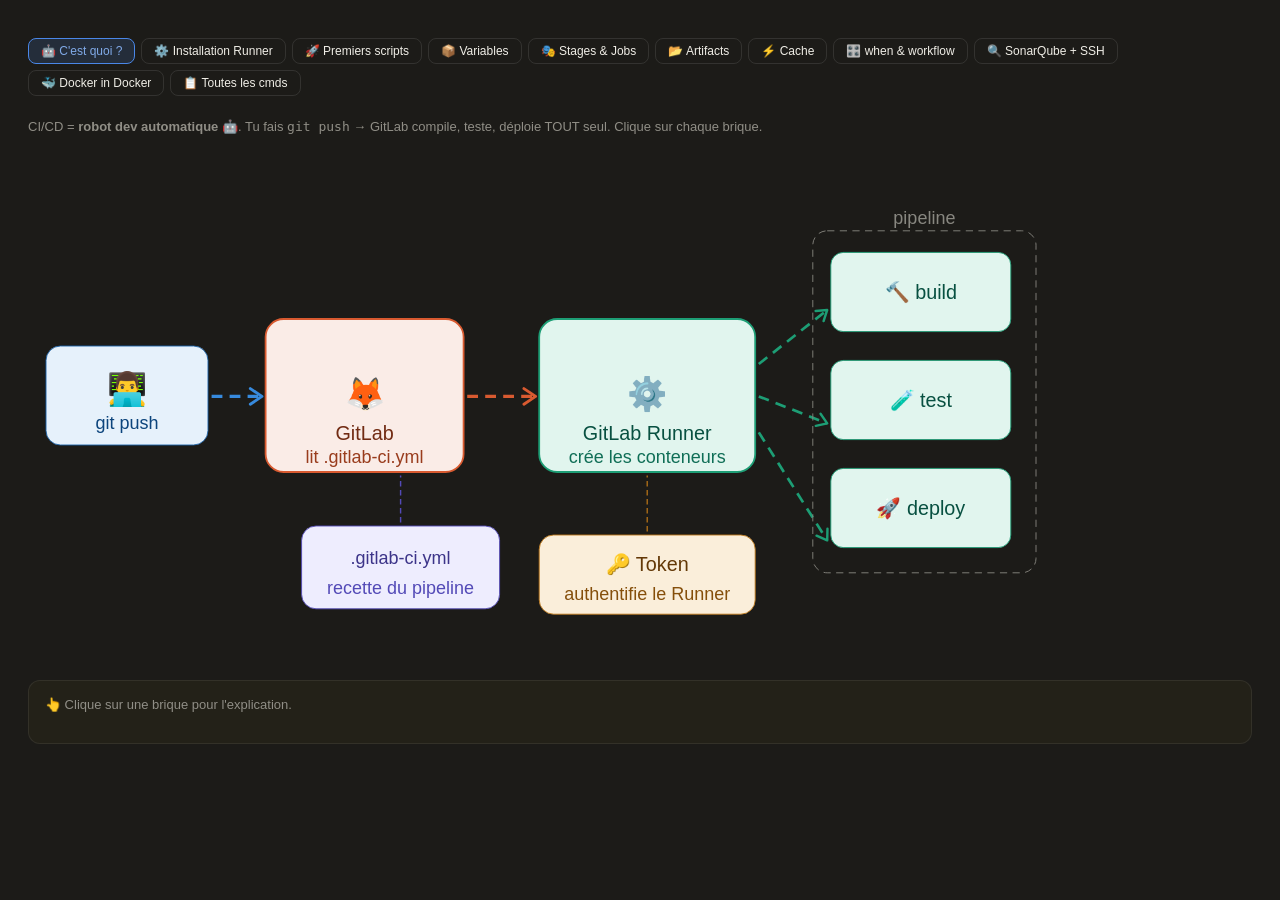
<file: devops/td07_gitlab_cicd_ultra_complet.html>
<!doctype html>
<html lang="fr">
<head>
<meta charset="UTF-8" />
<meta name="viewport" content="width=device-width,initial-scale=1.0" />
<title>TD 07 – GitLab CI/CD</title>
<style>
:root {
  --color-background-primary: #232118;
  --color-background-secondary: #2c2a20;
  --color-text-primary: #efede6;
  --color-text-secondary: #908e86;
  --color-border-secondary: rgba(255,255,255,0.1);
  --color-border-tertiary: rgba(255,255,255,0.07);
  --color-border-info: #4a87e8;
  --color-background-info: rgba(74,135,232,0.16);
  --color-text-info: #80aae8;
  --color-text-success: #4ac48a;
  --color-text-danger: #e06b6b;
  --font-mono: ui-monospace, "Cascadia Code", "Source Code Pro", Menlo, Consolas, "Courier New", monospace;
}
body {
  background: #1c1b18;
  color: #efede6;
  font-family: -apple-system, BlinkMacSystemFont, "Segoe UI", Roboto, sans-serif;
  font-size: 14px;
  line-height: 1.6;
  padding: 18px 20px;
}
*{box-sizing:border-box}
.nb{font-size:12px;padding:5px 12px;border-radius:8px;border:0.5px solid var(--color-border-secondary);background:transparent;color:var(--color-text-primary);cursor:pointer;transition:background .15s}
.nb:hover{background:var(--color-background-secondary)}
.nb.on{background:var(--color-background-info);color:var(--color-text-info);border-color:var(--color-border-info)}
.card{background:var(--color-background-primary);border:0.5px solid var(--color-border-tertiary);border-radius:12px;padding:14px 16px;margin:10px 0}
.code{font-family:var(--font-mono);font-size:11.5px;background:var(--color-background-secondary);border-radius:8px;padding:12px 14px;line-height:1.9;white-space:pre;overflow-x:auto;color:var(--color-text-primary);margin:8px 0}
.kw{color:#534AB7;font-weight:500}.fl{color:#185FA5;font-weight:500}.cm{color:#888780}.st{color:#0F6E56}.nm{color:#993C1D}
@media(prefers-color-scheme:dark){.kw{color:#AFA9EC}.fl{color:#85B7EB}.st{color:#5DCAA5}.nm{color:#F0997B}}
.pill{display:inline-block;font-size:11px;padding:2px 8px;border-radius:10px;font-weight:500;margin-right:3px}
.pb{background:#E6F1FB;color:#0C447C}.pg{background:#E1F5EE;color:#085041}.pp{background:#EEEDFE;color:#3C3489}.pa{background:#FAEEDA;color:#633806}.pc{background:#FAECE7;color:#712B13}.pr{background:#FCEBEB;color:#791F1F}
@media(prefers-color-scheme:dark){.pb{background:#0C447C;color:#B5D4F4}.pg{background:#085041;color:#9FE1CB}.pp{background:#3C3489;color:#CECBF6}.pa{background:#633806;color:#FAC775}.pc{background:#712B13;color:#F5C4B3}.pr{background:#791F1F;color:#F7C1C1}}
@keyframes fadeIn{from{opacity:0;transform:translateY(5px)}to{opacity:1;transform:translateY(0)}}
.fade{animation:fadeIn .2s ease}
@keyframes flow{from{stroke-dashoffset:20}to{stroke-dashoffset:0}}
.fan{stroke-dasharray:6 4;animation:flow 1.1s linear infinite}
</style>

<div style="padding:.75rem 0">
<div style="display:flex;gap:6px;flex-wrap:wrap;margin-bottom:1.25rem">
  <button class="nb on" onclick="tab('intro',this)">🤖 C'est quoi ?</button>
  <button class="nb" onclick="tab('install',this)">⚙️ Installation Runner</button>
  <button class="nb" onclick="tab('premiers',this)">🚀 Premiers scripts</button>
  <button class="nb" onclick="tab('variables',this)">📦 Variables</button>
  <button class="nb" onclick="tab('stages',this)">🎭 Stages & Jobs</button>
  <button class="nb" onclick="tab('artifacts',this)">📂 Artifacts</button>
  <button class="nb" onclick="tab('cache',this)">⚡ Cache</button>
  <button class="nb" onclick="tab('when',this)">🎛️ when & workflow</button>
  <button class="nb" onclick="tab('sonar',this)">🔍 SonarQube + SSH</button>
  <button class="nb" onclick="tab('dind',this)">🐳 Docker in Docker</button>
  <button class="nb" onclick="tab('commandes',this)">📋 Toutes les cmds</button>
</div>
<div id="zone"></div>
</div>

<script>
const TABS={

/* ══════════════════════ INTRO ══════════════════════ */
intro:`<div class="fade">
<p style="font-size:13px;color:var(--color-text-secondary);margin:0 0 10px;line-height:1.7">
CI/CD = <strong>robot dev automatique</strong> 🤖. Tu fais <code>git push</code> → GitLab compile, teste, déploie TOUT seul. Clique sur chaque brique.
</p>
<svg width="100%" viewBox="0 0 680 290">
<defs><marker id="a" viewBox="0 0 10 10" refX="8" refY="5" markerWidth="6" markerHeight="6" orient="auto-start-reverse"><path d="M2 1L8 5L2 9" fill="none" stroke="context-stroke" stroke-width="1.5" stroke-linecap="round" stroke-linejoin="round"/></marker></defs>
<g onclick="xi('dev')" style="cursor:pointer">
  <rect x="10" y="110" width="90" height="55" rx="8" fill="#E6F1FB" stroke="#185FA5" stroke-width="0.5"/>
  <text font-size="18" x="55" y="140" text-anchor="middle">👨‍💻</text>
  <text font-size="10" x="55" y="156" text-anchor="middle" fill="#0C447C">git push</text>
</g>
<line class="fan" x1="102" y1="138" x2="130" y2="138" stroke="#378ADD" stroke-width="1.8" marker-end="url(#a)"/>
<g onclick="xi('gitlab')" style="cursor:pointer">
  <rect x="132" y="95" width="110" height="85" rx="10" fill="#FAECE7" stroke="#D85A30" stroke-width="1"/>
  <text font-size="18" x="187" y="143" text-anchor="middle">🦊</text>
  <text font-size="11" font-weight="500" x="187" y="162" text-anchor="middle" fill="#712B13">GitLab</text>
  <text font-size="10" x="187" y="175" text-anchor="middle" fill="#993C1D">lit .gitlab-ci.yml</text>
</g>
<g onclick="xi('yml')" style="cursor:pointer">
  <rect x="152" y="210" width="110" height="46" rx="8" fill="#EEEDFE" stroke="#534AB7" stroke-width="0.5"/>
  <text font-size="10" font-weight="500" x="207" y="231" text-anchor="middle" fill="#3C3489">.gitlab-ci.yml</text>
  <text font-size="10" x="207" y="248" text-anchor="middle" fill="#534AB7">recette du pipeline</text>
</g>
<line x1="207" y1="208" x2="207" y2="182" stroke="#534AB7" stroke-width="0.8" stroke-dasharray="3 2"/>
<line class="fan" x1="244" y1="138" x2="282" y2="138" stroke="#D85A30" stroke-width="1.8" marker-end="url(#a)"/>
<g onclick="xi('runner')" style="cursor:pointer">
  <rect x="284" y="95" width="120" height="85" rx="10" fill="#E1F5EE" stroke="#1D9E75" stroke-width="1"/>
  <text font-size="18" x="344" y="143" text-anchor="middle">⚙️</text>
  <text font-size="11" font-weight="500" x="344" y="162" text-anchor="middle" fill="#085041">GitLab Runner</text>
  <text font-size="10" x="344" y="175" text-anchor="middle" fill="#0F6E56">crée les conteneurs</text>
</g>
<line class="fan" x1="406" y1="120" x2="444" y2="90" stroke="#1D9E75" stroke-width="1.5" marker-end="url(#a)"/>
<line class="fan" x1="406" y1="138" x2="444" y2="153" stroke="#1D9E75" stroke-width="1.5" marker-end="url(#a)"/>
<line class="fan" x1="406" y1="158" x2="444" y2="218" stroke="#1D9E75" stroke-width="1.5" marker-end="url(#a)"/>
<g onclick="xi('jobs')" style="cursor:pointer">
  <rect x="446" y="58" width="100" height="44" rx="7" fill="#E1F5EE" stroke="#1D9E75" stroke-width="0.5"/><text font-size="11" font-weight="500" x="496" y="84" text-anchor="middle" fill="#085041">🔨 build</text>
</g>
<g onclick="xi('jobs')" style="cursor:pointer">
  <rect x="446" y="118" width="100" height="44" rx="7" fill="#E1F5EE" stroke="#1D9E75" stroke-width="0.5"/><text font-size="11" font-weight="500" x="496" y="144" text-anchor="middle" fill="#085041">🧪 test</text>
</g>
<g onclick="xi('jobs')" style="cursor:pointer">
  <rect x="446" y="178" width="100" height="44" rx="7" fill="#E1F5EE" stroke="#1D9E75" stroke-width="0.5"/><text font-size="11" font-weight="500" x="496" y="204" text-anchor="middle" fill="#085041">🚀 deploy</text>
</g>
<rect x="436" y="46" width="124" height="190" rx="8" fill="none" stroke="#888780" stroke-width="0.5" stroke-dasharray="4 3"/>
<text font-size="10" x="498" y="42" text-anchor="middle" fill="#888780">pipeline</text>
<g onclick="xi('token')" style="cursor:pointer">
  <rect x="284" y="215" width="120" height="44" rx="8" fill="#FAEEDA" stroke="#BA7517" stroke-width="0.5"/>
  <text font-size="11" x="344" y="235" text-anchor="middle" fill="#633806">🔑 Token</text>
  <text font-size="10" x="344" y="251" text-anchor="middle" fill="#854F0B">authentifie le Runner</text>
</g>
<line x1="344" y1="213" x2="344" y2="182" stroke="#BA7517" stroke-width="0.7" stroke-dasharray="3 2"/>
</svg>
<div id="xi-box" class="card" style="min-height:64px;margin-top:4px">
  <p style="font-size:13px;color:var(--color-text-secondary);margin:0">👆 Clique sur une brique pour l'explication.</p>
</div>
</div>`,

/* ══════════════════════ INSTALL ══════════════════════ */
install:`<div class="fade">
<p style="font-size:13px;color:var(--color-text-secondary);margin:0 0 10px;line-height:1.7">
3 étapes obligatoires avant de pouvoir utiliser CI/CD. Clique chaque étape.
</p>
<div style="display:flex;gap:8px;flex-wrap:wrap;margin-bottom:12px">
  <button class="nb on" id="in0" onclick="si(0,this)">① Lancer le Runner</button>
  <button class="nb" id="in1" onclick="si(1,this)">② Créer le token GitLab</button>
  <button class="nb" id="in2" onclick="si(2,this)">③ Enregistrer le Runner</button>
  <button class="nb" id="in3" onclick="si(3,this)">Le socket Docker ?</button>
  <button class="nb" id="in4" onclick="si(4,this)">Réenregistrer avec Sonar</button>
  <button class="nb" id="in5" onclick="si(5,this)">Réenregistrer avec DinD</button>
</div>
<div id="in-box"></div>
</div>`,

/* ══════════════════════ PREMIERS SCRIPTS ══════════════════════ */
premiers:`<div class="fade">
<p style="font-size:13px;color:var(--color-text-secondary);margin:0 0 10px;line-height:1.7">
Tout commence par un fichier <code style="font-family:var(--font-mono);font-size:12px">.gitlab-ci.yml</code> à la racine du projet. Clique sur chaque exemple.
</p>
<div style="display:flex;gap:8px;flex-wrap:wrap;margin-bottom:12px">
  <button class="nb on" id="pr0" onclick="sp(0,this)">Hello World</button>
  <button class="nb" id="pr1" onclick="sp(1,this)">Condition shell (|)</button>
  <button class="nb" id="pr2" onclick="sp(2,this)">before/after_script</button>
  <button class="nb" id="pr3" onclick="sp(3,this)">image: Docker</button>
  <button class="nb" id="pr4" onclick="sp(4,this)">Job en échec (exit 1)</button>
  <button class="nb" id="pr5" onclick="sp(5,this)">Vars prédéfinies GitLab</button>
</div>
<div id="pr-box"></div>
</div>`,

/* ══════════════════════ VARIABLES ══════════════════════ */
variables:`<div class="fade">
<p style="font-size:13px;color:var(--color-text-secondary);margin:0 0 10px;line-height:1.7">
3 façons de déclarer des variables dans GitLab CI/CD. Clique pour voir chaque méthode.
</p>
<div style="display:flex;gap:8px;flex-wrap:wrap;margin-bottom:12px">
  <button class="nb on" id="va0" onclick="sv(0,this)">Dans le .yml (visible)</button>
  <button class="nb" id="va1" onclick="sv(1,this)">Interface GitLab (secrète)</button>
  <button class="nb" id="va2" onclick="sv(2,this)">Variable Masked vs Protected</button>
  <button class="nb" id="va3" onclick="sv(3,this)">Variable type Fichier</button>
</div>
<div id="va-box"></div>
</div>`,

/* ══════════════════════ STAGES ══════════════════════ */
stages:`<div class="fade">
<p style="font-size:13px;color:var(--color-text-secondary);margin:0 0 10px;line-height:1.7">
Les stages = les <strong>étapes</strong> du pipeline. Les jobs = les <strong>tâches</strong> dans chaque étape. Clique sur le bouton pour simuler.
</p>
<div style="display:flex;gap:8px;margin-bottom:10px;align-items:center;flex-wrap:wrap">
  <button class="nb" id="st-btn" onclick="toggleStages()">▶ Simuler le pipeline</button>
  <span id="st-status" style="font-size:12px;color:var(--color-text-secondary)"></span>
</div>
<canvas id="st-canvas" width="660" height="230" style="width:100%;border-radius:10px;border:0.5px solid var(--color-border-tertiary);background:var(--color-background-secondary);margin-bottom:10px"></canvas>
<div style="display:grid;grid-template-columns:1fr 1fr;gap:10px">
<div class="card" style="border-left:3px solid #534AB7">
  <p style="font-size:12px;font-weight:500;color:#534AB7;margin:0 0 5px">Règles des stages</p>
  <p style="font-size:12px;color:var(--color-text-secondary);margin:0;line-height:1.8">
    ▶ Les stages s'exécutent <strong>dans l'ordre déclaré</strong><br>
    ▶ Tous les jobs d'un stage doivent réussir avant le suivant<br>
    ▶ Jobs du même stage → <strong>en parallèle</strong> (si plusieurs runners)<br>
    ▶ 1 job = 1 conteneur Docker neuf et vide
  </p>
</div>
<pre class="code" style="font-size:11px"><span class="kw">stages:</span>
  - build    <span class="cm">← 1er</span>
  - test     <span class="cm">← 2e</span>
  - deploy   <span class="cm">← 3e</span>

<span class="fl">frontend_build:</span>
  <span class="kw">stage:</span> build  <span class="cm">← en parallèle</span>
  <span class="kw">script:</span>
    - echo "Build frontend"

<span class="fl">backend_build:</span>
  <span class="kw">stage:</span> build  <span class="cm">← avec frontend_build</span>
  <span class="kw">script:</span>
    - echo "Build backend"</pre>
</div>
</div>`,

/* ══════════════════════ ARTIFACTS ══════════════════════ */
artifacts:`<div class="fade">
<p style="font-size:13px;color:var(--color-text-secondary);margin:0 0 10px;line-height:1.7">
Chaque job tourne dans un conteneur <strong>vide</strong>. Les artifacts permettent de passer des fichiers d'un job à un autre dans le même pipeline.
</p>
<div style="display:flex;gap:8px;margin-bottom:12px;flex-wrap:wrap">
  <button class="nb on" id="ar0" onclick="sar(0,this)">Problème sans artifact</button>
  <button class="nb" id="ar1" onclick="sar(1,this)">Solution avec artifact</button>
  <button class="nb" id="ar2" onclick="sar(2,this)">Pipeline complet demo-no-db</button>
  <button class="nb" id="ar3" onclick="sar(3,this)">Artifact vs Cache</button>
</div>
<div id="ar-box"></div>
</div>`,

/* ══════════════════════ CACHE ══════════════════════ */
cache:`<div class="fade">
<p style="font-size:13px;color:var(--color-text-secondary);margin:0 0 10px;line-height:1.7">
Le cache évite de retélécharger les mêmes dépendances à chaque pipeline. Clique pour voir les exemples.
</p>
<div style="display:flex;gap:8px;margin-bottom:12px;flex-wrap:wrap">
  <button class="nb on" id="ca0" onclick="sca(0,this)">Cache Maven</button>
  <button class="nb" id="ca1" onclick="sca(1,this)">Cache Python/pip</button>
  <button class="nb" id="ca2" onclick="sca(2,this)">Différence cache vs artifact</button>
</div>
<div id="ca-box"></div>
</div>`,

/* ══════════════════════ WHEN & WORKFLOW ══════════════════════ */
when:`<div class="fade">
<p style="font-size:13px;color:var(--color-text-secondary);margin:0 0 10px;line-height:1.7">
Tu peux contrôler <em>quand</em> un job ou tout le pipeline s'exécute. Clique pour voir chaque cas.
</p>
<div style="display:flex;gap:8px;flex-wrap:wrap;margin-bottom:12px">
  <button class="nb on" id="wh0" onclick="swh(0,this)">when: on_failure</button>
  <button class="nb" id="wh1" onclick="swh(1,this)">when: always</button>
  <button class="nb" id="wh2" onclick="swh(2,this)">when: manual</button>
  <button class="nb" id="wh3" onclick="swh(3,this)">allow_failure: true</button>
  <button class="nb" id="wh4" onclick="swh(4,this)">workflow: rules</button>
  <button class="nb" id="wh5" onclick="swh(5,this)">workflow: tag version</button>
  <button class="nb" id="wh6" onclick="swh(6,this)">git tag + push</button>
</div>
<div id="wh-box"></div>
</div>`,

/* ══════════════════════ SONAR + SSH ══════════════════════ */
sonar:`<div class="fade">
<p style="font-size:13px;color:var(--color-text-secondary);margin:0 0 10px;line-height:1.7">
Deux exercices avancés du TD : intégrer SonarQube dans le pipeline, et déployer sur AlwaysData via SSH.
</p>
<div style="display:flex;gap:8px;margin-bottom:12px;flex-wrap:wrap">
  <button class="nb on" id="so0" onclick="sso(0,this)">Pipeline complet + SonarQube</button>
  <button class="nb" id="so1" onclick="sso(1,this)">Déploiement SSH AlwaysData</button>
  <button class="nb" id="so2" onclick="sso(2,this)">Variable SSH_PRIVATE_KEY</button>
</div>
<div id="so-box"></div>
</div>`,

/* ══════════════════════ DOCKER IN DOCKER ══════════════════════ */
dind:`<div class="fade">
<p style="font-size:13px;color:var(--color-text-secondary);margin:0 0 10px;line-height:1.7">
Docker in Docker (DinD) = faire tourner Docker DANS un conteneur Docker. Utile pour construire des images dans un pipeline CI/CD.
</p>
<div style="display:flex;gap:8px;margin-bottom:12px;flex-wrap:wrap">
  <button class="nb on" id="di0" onclick="sdi(0,this)">C'est quoi DinD ?</button>
  <button class="nb" id="di1" onclick="sdi(1,this)">Pipeline avec DinD</button>
  <button class="nb" id="di2" onclick="sdi(2,this)">Réenregistrer le Runner</button>
</div>
<div id="di-box"></div>
</div>`,

/* ══════════════════════ COMMANDES ══════════════════════ */
commandes:`<div class="fade">
<p style="font-size:13px;color:var(--color-text-secondary);margin:0 0 10px;line-height:1.7">Toutes les commandes du TD07, décortiquées. Clique pour déplier.</p>
<div id="cmd-list"></div>
</div>`
};

/* ══ DONNÉES ══ */
const XI={
  dev:{t:'👨‍💻 Toi',c:'#185FA5',tx:'Tu écris du code, tu fais <code>git push</code>. C\'est TOUT. Le robot fait le reste automatiquement.'},
  gitlab:{t:'🦊 GitLab — le cerveau',c:'#D85A30',tx:'Quand tu push, GitLab lit automatiquement le fichier <code>.gitlab-ci.yml</code> dans ton dépôt et envoie les instructions au Runner pour lancer le pipeline.'},
  yml:{t:'📄 .gitlab-ci.yml — la recette',c:'#534AB7',tx:'Fichier YAML à la RACINE de ton dépôt. Il définit tout : les stages, les jobs, les commandes, les conditions. C\'est la recette que GitLab exécute à chaque push.'},
  runner:{t:'⚙️ GitLab Runner — les bras',c:'#0F6E56',tx:'Conteneur Docker qui tourne sur ta machine. Il reçoit les ordres de GitLab, crée un nouveau conteneur Docker pour chaque job, exécute les commandes, et renvoie les résultats (succès ou échec).'},
  jobs:{t:'📦 Jobs — les tâches',c:'#0F6E56',tx:'Chaque job = une tâche dans un conteneur Docker neuf et vide. Build = compiler, Test = lancer les tests, Deploy = envoyer en prod. Chaque job tourne isolément des autres.'},
  token:{t:'🔑 Token — le badge d\'accès',c:'#854F0B',tx:'Généré sur GitLab (Settings > CI/CD > Runners). Le Runner en a besoin pour prouver qu\'il est autorisé à exécuter les pipelines de TON projet. ⚠️ Copie-le immédiatement, il disparaît !'},
};

const INS=[
{t:'① Lancer le conteneur Runner',code:`<span class="cm"># Télécharger l'image</span>
docker pull gitlab/gitlab-runner:latest

<span class="cm"># Démarrer le runner (Linux/GitBash - double // pour GitBash)</span>
docker run -d --name gitlab-runner --restart always \\
  -v //srv/gitlab-runner/config:/etc/gitlab-runner \\
  -v //var/run/docker.sock:/var/run/docker.sock \\
  gitlab/gitlab-runner:latest`,
tx:'<strong>--restart always</strong> = le Runner redémarre tout seul si Docker redémarre.<br><strong>-v /srv/...</strong> = sa config est sauvegardée sur ta machine (persiste entre redémarrages).<br><strong>-v /var/run/docker.sock</strong> = le Runner peut créer des conteneurs Docker pour les jobs.'},
{t:'② Créer le token sur GitLab',svg:`<svg width="100%" viewBox="0 0 680 130">
<defs><marker id="a2" viewBox="0 0 10 10" refX="8" refY="5" markerWidth="6" markerHeight="6" orient="auto-start-reverse"><path d="M2 1L8 5L2 9" fill="none" stroke="context-stroke" stroke-width="1.5" stroke-linecap="round" stroke-linejoin="round"/></marker></defs>
<rect x="20" y="20" width="140" height="38" rx="7" fill="#E6F1FB" stroke="#185FA5" stroke-width="0.5"/><text font-size="11" x="90" y="43" text-anchor="middle" fill="#0C447C">Settings &gt; CI/CD</text>
<line x1="162" y1="39" x2="188" y2="39" stroke="#888780" stroke-width="1" marker-end="url(#a2)"/>
<rect x="190" y="20" width="130" height="38" rx="7" fill="#E1F5EE" stroke="#1D9E75" stroke-width="0.5"/><text font-size="11" x="255" y="43" text-anchor="middle" fill="#085041">Runners → New</text>
<line x1="322" y1="39" x2="348" y2="39" stroke="#888780" stroke-width="1" marker-end="url(#a2)"/>
<rect x="350" y="20" width="200" height="38" rx="7" fill="#FAEEDA" stroke="#BA7517" stroke-width="0.5"/><text font-size="11" x="450" y="43" text-anchor="middle" fill="#633806">✅ Run untagged jobs → Generate</text>
<text font-size="11" x="340" y="88" text-anchor="middle" fill="#D85A30">⚠️ Copie le token MAINTENANT — affiché une seule fois !</text>
<text font-size="11" x="340" y="108" text-anchor="middle" fill="#888780">export RUNNER_TOKEN="glrt-xxxxxxxxxxxxx"</text>
</svg>`,
tx:'"Run untagged jobs" = le Runner accepte les jobs sans tag (les nôtres). Sans ça, aucun job ne démarre. Le token disparaît après quelques minutes — copie-le et exporte-le immédiatement dans ta variable RUNNER_TOKEN.'},
{t:'③ Enregistrer le Runner',code:`docker run --rm \\
  -v //srv/gitlab-runner/config:/etc/gitlab-runner \\
  gitlab/gitlab-runner register \\
    --non-interactive \\           <span class="cm">← pas de questions interactives</span>
    --url "https://git.esi-bru.be" \\   <span class="cm">← ton GitLab</span>
    --token "$RUNNER_TOKEN" \\     <span class="cm">← ton token exporté</span>
    --executor "docker" \\         <span class="cm">← créer des conteneurs Docker</span>
    --docker-image alpine:latest \\ <span class="cm">← image par défaut des jobs</span>
    --description "docker-runner"  <span class="cm">← nom visible dans GitLab</span>`,
tx:'Après cette commande, ton Runner apparaît dans Settings > CI/CD > Runners avec un point vert. Sans enregistrement, GitLab ne sait pas que ton Runner existe.'},
{t:'Le socket /var/run/docker.sock',svg:`<svg width="100%" viewBox="0 0 680 160">
<defs><marker id="a3" viewBox="0 0 10 10" refX="8" refY="5" markerWidth="6" markerHeight="6" orient="auto-start-reverse"><path d="M2 1L8 5L2 9" fill="none" stroke="context-stroke" stroke-width="1.5" stroke-linecap="round" stroke-linejoin="round"/></marker></defs>
<rect x="20" y="20" width="180" height="130" rx="10" fill="#E6F1FB" stroke="#185FA5" stroke-width="0.5"/>
<text font-size="11" font-weight="500" x="110" y="40" text-anchor="middle" fill="#0C447C">Ta machine hôte</text>
<rect x="36" y="50" width="148" height="36" rx="6" fill="#185FA5"/>
<text font-size="11" x="110" y="73" text-anchor="middle" fill="#E6F1FB">Docker daemon (dockerd)</text>
<rect x="36" y="100" width="148" height="30" rx="6" fill="#FAEEDA" stroke="#BA7517" stroke-width="0.5"/>
<text font-size="11" x="110" y="120" text-anchor="middle" fill="#633806">/var/run/docker.sock</text>
<line x1="202" y1="115" x2="278" y2="115" stroke="#BA7517" stroke-width="1.5" stroke-dasharray="4 2" marker-end="url(#a3)"/>
<text font-size="10" x="240" y="107" text-anchor="middle" fill="#BA7517">volume -v</text>
<rect x="280" y="60" width="150" height="70" rx="10" fill="#E1F5EE" stroke="#1D9E75" stroke-width="1"/>
<text font-size="11" font-weight="500" x="355" y="82" text-anchor="middle" fill="#085041">Runner conteneur</text>
<text font-size="10" x="355" y="100" text-anchor="middle" fill="#0F6E56">peut créer d'autres</text>
<text font-size="10" x="355" y="116" text-anchor="middle" fill="#0F6E56">conteneurs → les jobs</text>
<line x1="432" y1="95" x2="468" y2="95" stroke="#1D9E75" stroke-width="1.5" marker-end="url(#a3)"/>
<rect x="470" y="68" width="110" height="54" rx="8" fill="#EEEDFE" stroke="#534AB7" stroke-width="0.5"/>
<text font-size="11" font-weight="500" x="525" y="92" text-anchor="middle" fill="#3C3489">Job conteneur</text>
<text font-size="10" x="525" y="108" text-anchor="middle" fill="#534AB7">alpine, maven...</text>
</svg>`,
tx:'Le socket est comme un "téléphone interne" entre le Runner et le daemon Docker. En partageant ce socket, le Runner peut dire à Docker "crée un conteneur alpine pour ce job". Sans ça, le Runner ne peut pas créer les conteneurs des jobs.'},
{t:'Réenregistrer avec --docker-network-mode (Sonar)',code:`<span class="cm"># 1. Retirer le Runner dans GitLab (Settings > CI/CD)</span>
<span class="cm"># 2. Arrêter et supprimer le conteneur</span>
docker stop gitlab-runner && docker rm gitlab-runner

<span class="cm"># 3. Relancer le conteneur (même commande qu'avant)</span>
docker run -d --name gitlab-runner --restart always \\
  -v //srv/gitlab-runner/config:/etc/gitlab-runner \\
  -v //var/run/docker.sock:/var/run/docker.sock \\
  gitlab/gitlab-runner:latest

<span class="cm"># 4. Réenregistrer avec le réseau SonarQube</span>
docker run --rm \\
  -v //srv/gitlab-runner/config:/etc/gitlab-runner \\
  gitlab/gitlab-runner register \\
    --non-interactive \\
    --url "https://git.esi-bru.be" \\
    --token "$RUNNER_TOKEN" \\
    --executor "docker" \\
    --docker-image alpine:latest \\
    --description "docker-runner" \\
    --docker-network-mode "sonar-network"  <span class="cm">← NOUVEAU</span>`,
tx:'Pour que les jobs puissent parler à SonarQube (localhost:9000), ils doivent être sur le même réseau Docker. L\'option <code>--docker-network-mode "sonar-network"</code> connecte automatiquement tous les conteneurs de jobs à ce réseau.'},
{t:'Réenregistrer avec --docker-volumes (DinD)',code:`<span class="cm"># Même processus stop/rm/run que ci-dessus</span>
<span class="cm"># Réenregistrer avec le socket Docker en volume</span>

docker run --rm \\
  -v //srv/gitlab-runner/config:/etc/gitlab-runner \\
  gitlab/gitlab-runner register \\
    --non-interactive \\
    --url "https://git.esi-bru.be" \\
    --token "$RUNNER_TOKEN" \\
    --executor "docker" \\
    --docker-image alpine:latest \\
    --description "docker-runner" \\
    --docker-volumes /var/run/docker.sock:/var/run/docker.sock  <span class="cm">← NOUVEAU</span>`,
tx:'Pour Docker in Docker (construire des images Docker dans un job), les conteneurs des jobs doivent eux aussi avoir accès au socket Docker. On monte le socket en tant que volume dans chaque job via cette option.'},
];

const PRS=[
{t:'Hello World — le pipeline minimal',code:`<span class="cm"># .gitlab-ci.yml à la RACINE du projet</span>
<span class="fl">my_first_job:</span>       <span class="cm">← nom du job (affiché dans Build > Jobs)</span>
  <span class="kw">script:</span>            <span class="cm">← commandes à exécuter</span>
    - echo <span class="st">"Hello World!"</span>

<span class="cm"># Pour déclencher : git add . && git commit -m "..." && git push</span>
<span class="cm"># Voir les logs : Build > Jobs > cliquer sur le numéro du job</span>`,
tx:'Le pipeline le plus simple possible : un seul job, une seule commande. Dès que tu push ce fichier, GitLab crée automatiquement un pipeline et l\'exécute. Résultat visible dans Build > Jobs.'},
{t:'Condition shell avec | (bloc multiligne YAML)',code:`<span class="fl">my_first_job:</span>
  <span class="kw">script:</span>
    - echo <span class="st">"Hello!"</span>
    - |
      if [ <span class="st">"$MY_VARIABLE"</span> -eq 42 ]; then
        echo <span class="st">"La variable vaut 42 ✅"</span>
      else
        echo <span class="st">"Valeur inattendue : $MY_VARIABLE"</span>
      fi

<span class="cm"># Le | = Block Style Indicator YAML</span>
<span class="cm"># Permet d'écrire un bloc multiligne en préservant les retours à la ligne</span>`,
tx:'Le symbole <code>|</code> en YAML = tout ce qui suit est du texte multiligne. Les indentations et retours à la ligne sont préservés. Utile pour les scripts shell avec if/else, boucles, etc.'},
{t:'before_script & after_script',code:`<span class="fl">my_first_job:</span>
  <span class="kw">before_script:</span>
    - echo <span class="st">"Préparation..."</span>
    - apk update            <span class="cm">← update Alpine</span>
    - apk add curl          <span class="cm">← installe curl</span>
  <span class="kw">script:</span>
    - curl --version        <span class="cm">← maintenant disponible</span>
  <span class="kw">after_script:</span>
    - echo <span class="st">"Nettoyage..."</span>  <span class="cm">← toujours exécuté même si échec</span>`,
tx:'<strong>before_script</strong> = commandes avant le job principal (installer des outils, configurer l\'environnement).<br><strong>after_script</strong> = commandes après, MÊME si le job a échoué (nettoyage, rapport, notification). Important pour les logs.'},
{t:'image: — choisir l\'environnement Docker',code:`<span class="cm"># Sans image = alpine par défaut (pas de Java, pas de Maven !)</span>
<span class="fl">my_first_job:</span>
  <span class="kw">image:</span> maven:3.9.9-eclipse-temurin-23-alpine   <span class="cm">← Java + Maven inclus</span>
  <span class="kw">script:</span>
    - mvn --version   <span class="cm">← fonctionne !</span>

<span class="cm"># Autres exemples :</span>
<span class="cm"># image: python:3.8          → Python 3.8</span>
<span class="cm"># image: node:20             → Node.js</span>
<span class="cm"># image: docker:20.10.16     → Docker (pour DinD)</span>`,
tx:'Sans <code>image</code>, le job utilise l\'image par défaut définie lors de l\'enregistrement (alpine → très minimal, pas de Java, pas de Maven). Avec <code>image</code>, chaque job peut avoir son propre environnement sur mesure.'},
{t:'Job en échec — exit 1',code:`<span class="fl">my_first_job:</span>
  <span class="kw">script:</span>
    - mvn --version   <span class="cm">← ❌ Maven non installé dans alpine → FAILED</span>

<span class="cm"># Ou simuler un échec intentionnel :</span>
<span class="fl">build-job:</span>
  <span class="kw">script:</span>
    - echo <span class="st">"Compilation..."</span>
    - exit 1          <span class="cm">← force l'échec</span>

<span class="cm"># Voir le statut : Build > Jobs → rouge = FAILED</span>
<span class="cm"># Voir la cause : cliquer sur le job → lire les logs</span>`,
tx:'Si une commande échoue (exit code ≠ 0), le job passe en FAILED et le pipeline s\'arrête. <code>exit 1</code> simule un échec volontaire. Très utile pour tester le comportement du pipeline en cas d\'erreur.'},
{t:'Variables prédéfinies par GitLab',code:`<span class="fl">mon_job:</span>
  <span class="kw">script:</span>
    - echo <span class="st">"URL: $CI_PROJECT_URL"</span>
    - echo <span class="st">"Auteur: $CI_COMMIT_AUTHOR"</span>
    - echo <span class="st">"Branche: $CI_COMMIT_BRANCH"</span>
    - echo <span class="st">"Tag: $CI_COMMIT_TAG"</span>
    - echo <span class="st">"Ref: $CI_COMMIT_REF_NAME"</span>
    - echo <span class="st">"Dossier projet: $CI_PROJECT_DIR"</span>

<span class="cm"># GitLab injecte automatiquement +50 variables dans chaque job</span>
<span class="cm"># Doc complète : docs.gitlab.com/ci/variables/predefined_variables/</span>`,
tx:'GitLab injecte automatiquement des dizaines de variables dans chaque job : qui a fait le commit, sur quelle branche, quel tag, l\'URL du projet... Tu peux les utiliser directement avec $ sans les déclarer.'},
];

const VAS=[
{t:'Déclarer dans le .yml (visible dans les logs)',code:`<span class="cm"># Globales — disponibles dans TOUS les jobs</span>
<span class="kw">variables:</span>
  FIRST_VARIABLE: <span class="st">"Test"</span>
  MON_PORT: <span class="st">"8080"</span>

<span class="fl">deploy_job:</span>
  <span class="kw">variables:</span>               <span class="cm">← locales — ce job seulement</span>
    ENV: <span class="st">"production"</span>
  <span class="kw">script:</span>
    - echo <span class="st">"Port: $MON_PORT"</span>
    - echo <span class="st">"Env: $ENV"</span>`,
tx:'Variables déclarées directement dans le fichier YAML. Visibles dans le code et dans les logs. À utiliser pour les valeurs non sensibles (ports, noms de dossiers, versions...).'},
{t:'Via l\'interface GitLab (secrète / masquée)',svg:`<svg width="100%" viewBox="0 0 680 170">
<rect x="20" y="10" width="640" height="150" rx="10" fill="var(--color-background-secondary)" stroke="var(--color-border-tertiary)" stroke-width="0.5"/>
<text font-size="12" font-weight="500" x="340" y="32" text-anchor="middle" fill="var(--color-text-primary)">Settings &gt; CI/CD &gt; Variables &gt; Add Variable</text>
<text font-size="11" x="36" y="58" fill="#534AB7" font-weight="500">Key :</text><text font-size="11" x="110" y="58" fill="var(--color-text-secondary)">MY_VARIABLE  (le nom, ex: SONAR_TOKEN, SSH_PRIVATE_KEY)</text>
<text font-size="11" x="36" y="78" fill="#534AB7" font-weight="500">Value :</text><text font-size="11" x="110" y="78" fill="var(--color-text-secondary)">42  (la valeur, ex: glpat-xxxx, clé privée SSH)</text>
<text font-size="11" x="36" y="98" fill="#534AB7" font-weight="500">Masked :</text><text font-size="11" x="110" y="98" fill="var(--color-text-secondary)">✅ Cocher → valeur cachée dans les logs (★★★★★ au lieu de la vraie valeur)</text>
<text font-size="11" x="36" y="118" fill="#534AB7" font-weight="500">Protected :</text><text font-size="11" x="110" y="118" fill="var(--color-text-secondary)">✅ Cocher → accessible uniquement sur branches protégées (main...)</text>
<text font-size="11" x="36" y="138" fill="#D85A30" font-weight="500">Environnements :</text><text font-size="11" x="160" y="138" fill="var(--color-text-secondary)">All → disponible dans tous les envs (ou choisir un env spécifique)</text>
<text font-size="11" x="36" y="156" fill="#888780">→ Utilisation dans le YAML : echo "$MY_VARIABLE" (le $ devant le nom)</text>
</svg>`,
tx:'Pour les mots de passe, tokens, clés API : JAMAIS dans le fichier YAML (visible dans Git). Utilise toujours l\'interface GitLab. Les variables Masked ne s\'affichent pas dans les logs même si tu fais echo.'},
{t:'Masked vs Protected — quelle différence ?',svg:`<svg width="100%" viewBox="0 0 680 150">
<rect x="20" y="10" width="300" height="120" rx="10" fill="#EEEDFE" stroke="#534AB7" stroke-width="0.5"/>
<text font-size="12" font-weight="500" x="170" y="32" text-anchor="middle" fill="#3C3489">Masked = cachée dans les LOGS</text>
<text font-size="11" x="36" y="56" fill="#534AB7">echo "$MY_PASS" dans le script</text>
<text font-size="11" x="36" y="74" fill="#534AB7">→ logs affichent : [MASKED]</text>
<text font-size="11" x="36" y="92" fill="#534AB7">Visible dans Settings > Variables</text>
<text font-size="11" x="36" y="118" fill="#888780">Cas : SONAR_TOKEN, SSH_PRIVATE_KEY</text>
<rect x="360" y="10" width="300" height="120" rx="10" fill="#E1F5EE" stroke="#1D9E75" stroke-width="0.5"/>
<text font-size="12" font-weight="500" x="510" y="32" text-anchor="middle" fill="#085041">Protected = branche protégée seulement</text>
<text font-size="11" x="376" y="56" fill="#0F6E56">Disponible UNIQUEMENT si le</text>
<text font-size="11" x="376" y="74" fill="#0F6E56">pipeline tourne sur "main"</text>
<text font-size="11" x="376" y="92" fill="#0F6E56">Invisible sur feature/*, dev...</text>
<text font-size="11" x="376" y="118" fill="#888780">Cas : clés de déploiement prod</text>
</svg>`,
tx:'Tu peux combiner les deux ! Masked + Protected = variable cachée dans les logs ET accessible seulement sur main. Idéal pour les tokens de déploiement en production.'},
{t:'Variable de type Fichier',code:`<span class="cm"># Dans Settings > CI/CD > Variables</span>
<span class="cm"># Type = "File" (au lieu de "Variable")</span>
<span class="cm"># La valeur est stockée dans un fichier temporaire</span>
<span class="cm"># La variable contient le CHEMIN vers ce fichier</span>

<span class="fl">deploy_job:</span>
  <span class="kw">script:</span>
    - echo <span class="st">"Chemin du fichier: $MON_CERT"</span>
    - cat <span class="st">"$MON_CERT"</span>   <span class="cm">← lit le contenu du fichier</span>

<span class="cm"># Utile pour :</span>
<span class="cm"># - Certificats SSL</span>
<span class="cm"># - Clés privées SSH (alternative à SSH_PRIVATE_KEY string)</span>
<span class="cm"># - Fichiers de configuration secrets (kubeconfig, etc.)</span>`,
tx:'Quand le type est "Fichier", GitLab crée un fichier temporaire sur le Runner avec la valeur, et la variable contient le chemin vers ce fichier. Très pratique pour les certificats et clés privées qui peuvent contenir des sauts de ligne.'},
];

const ARS=[
{t:'Problème sans artifact — conteneur vide',svg:`<svg width="100%" viewBox="0 0 680 160">
<defs><marker id="a4" viewBox="0 0 10 10" refX="8" refY="5" markerWidth="6" markerHeight="6" orient="auto-start-reverse"><path d="M2 1L8 5L2 9" fill="none" stroke="context-stroke" stroke-width="1.5" stroke-linecap="round" stroke-linejoin="round"/></marker></defs>
<rect x="20" y="30" width="140" height="80" rx="8" fill="#E1F5EE" stroke="#1D9E75" stroke-width="1"/>
<text font-size="11" font-weight="500" x="90" y="58" text-anchor="middle" fill="#085041">build_job</text>
<text font-size="10" x="90" y="76" text-anchor="middle" fill="#0F6E56">mvn compile</text>
<text font-size="10" x="90" y="94" text-anchor="middle" fill="#1D9E75">→ crée target/*.jar ✅</text>
<rect x="90" y="118" width="60" height="14" rx="3" fill="#D85A30"/>
<text font-size="9" x="120" y="129" text-anchor="middle" fill="#fff">supprimé !</text>
<line x1="162" y1="70" x2="218" y2="70" stroke="#888780" stroke-width="1.5" marker-end="url(#a4)"/>
<text font-size="10" x="190" y="62" text-anchor="middle" fill="#D85A30">conteneur détruit</text>
<rect x="220" y="30" width="140" height="80" rx="8" fill="#FCEBEB" stroke="#A32D2D" stroke-width="1"/>
<text font-size="11" font-weight="500" x="290" y="58" text-anchor="middle" fill="#791F1F">test_job</text>
<text font-size="10" x="290" y="76" text-anchor="middle" fill="#A32D2D">conteneur VIDE !</text>
<text font-size="10" x="290" y="94" text-anchor="middle" fill="#D85A30">target/*.jar introuvable ❌</text>
<text font-size="11" x="340" y="145" text-anchor="middle" fill="#888780">Chaque job repart d'un conteneur totalement vide → les fichiers ne survivent pas</text>
</svg>`,
tx:'Sans artifact, les fichiers générés par un job disparaissent quand le conteneur est détruit. Le job suivant repart d\'un conteneur neuf et ne voit rien de ce que le job précédent a produit.'},
{t:'Solution avec artifact — partager les fichiers',code:`<span class="fl">build:</span>
  <span class="kw">stage:</span> build
  <span class="kw">image:</span> maven:3.9.9-eclipse-temurin-23-alpine
  <span class="kw">script:</span>
    - mvn compile
  <span class="kw">artifacts:</span>
    <span class="kw">paths:</span>
      - target/          <span class="cm">← GitLab stocke ce dossier</span>
    <span class="kw">expire_in:</span> 1h     <span class="cm">← supprimé après 1h</span>

<span class="fl">test:</span>
  <span class="kw">stage:</span> test
  <span class="kw">image:</span> maven:3.9.9-eclipse-temurin-23-alpine
  <span class="kw">script:</span>
    - ls target/         <span class="cm">← disponible ici automatiquement !</span>
    - mvn test`,
tx:'GitLab stocke temporairement les artifacts sur ses serveurs. Les jobs suivants les téléchargent automatiquement. Aucune configuration supplémentaire côté job destinataire !'},
{t:'Pipeline complet demo-no-db (3 stages)',code:`<span class="kw">stages:</span>
  - compile
  - test
  - package

<span class="fl">compile_job:</span>
  <span class="kw">stage:</span> compile
  <span class="kw">image:</span> maven:3.9.9-eclipse-temurin-23-alpine
  <span class="kw">script:</span>
    - mvn compile
  <span class="kw">artifacts:</span>
    <span class="kw">paths:</span>
      - target/classes/
    <span class="kw">expire_in:</span> 1h

<span class="fl">test_job:</span>
  <span class="kw">stage:</span> test
  <span class="kw">image:</span> maven:3.9.9-eclipse-temurin-23-alpine
  <span class="kw">script:</span>
    - mvn test -o          <span class="cm">← offline, utilise les classes compilées</span>
  <span class="kw">artifacts:</span>
    <span class="kw">paths:</span>
      - target/surefire-reports/
    <span class="kw">expire_in:</span> 1h

<span class="fl">package_job:</span>
  <span class="kw">stage:</span> package
  <span class="kw">image:</span> maven:3.9.9-eclipse-temurin-23-alpine
  <span class="kw">script:</span>
    - mvn package -DskipTests
  <span class="kw">artifacts:</span>
    <span class="kw">paths:</span>
      - target/*.jar       <span class="cm">← récupérer le .jar final !</span>
    <span class="kw">expire_in:</span> 24h`,
tx:'Pipeline complet avec 3 stages. Le .jar final est dans les artifacts du stage package — tu peux le télécharger depuis l\'interface GitLab (Build > Jobs > Download artifacts).'},
{t:'Artifact vs Cache — la différence essentielle',svg:`<svg width="100%" viewBox="0 0 680 170">
<rect x="20" y="10" width="300" height="145" rx="10" fill="#EEEDFE" stroke="#534AB7" stroke-width="0.5"/>
<text font-size="12" font-weight="500" x="170" y="32" text-anchor="middle" fill="#3C3489">📂 Artifact</text>
<text font-size="11" x="36" y="54" fill="#534AB7">✅ Partager fichiers entre jobs</text>
<text font-size="11" x="36" y="72" fill="#534AB7">✅ Même pipeline</text>
<text font-size="11" x="36" y="90" fill="#534AB7">✅ Stocker le résultat final (.jar)</text>
<text font-size="11" x="36" y="108" fill="#534AB7">✅ Téléchargeable dans l'interface</text>
<text font-size="11" x="36" y="126" fill="#888780">expire_in: 1h (supprimé après)</text>
<text font-size="11" x="36" y="144" fill="#888780">Exemple: target/*.jar, rapports</text>
<rect x="360" y="10" width="300" height="145" rx="10" fill="#E1F5EE" stroke="#1D9E75" stroke-width="0.5"/>
<text font-size="12" font-weight="500" x="510" y="32" text-anchor="middle" fill="#085041">⚡ Cache</text>
<text font-size="11" x="376" y="54" fill="#0F6E56">✅ Éviter de retélécharger</text>
<text font-size="11" x="376" y="72" fill="#0F6E56">✅ Entre plusieurs PIPELINES</text>
<text font-size="11" x="376" y="90" fill="#0F6E56">✅ Dépendances (Maven, pip)</text>
<text font-size="11" x="376" y="108" fill="#0F6E56">✅ Stocké sur le Runner</text>
<text font-size="11" x="376" y="126" fill="#888780">Persist entre exécutions</text>
<text font-size="11" x="376" y="144" fill="#888780">Exemple: .m2/repository, ~/.cache/pip</text>
</svg>`,
tx:'Artifact = "passe ce fichier au job suivant dans CE pipeline". Cache = "mémorise ces fichiers pour accélérer les prochains pipelines". Les deux servent des buts différents et complémentaires.'},
];

const CAS=[
{t:'Cache Maven — éviter de retélécharger les libs Java',code:`<span class="fl">my_job:</span>
  <span class="kw">image:</span> maven:3.9.9-eclipse-temurin-23-alpine
  <span class="kw">cache:</span>
    <span class="kw">paths:</span>
      - .m2/repository/   <span class="cm">← dossier à mettre en cache sur le Runner</span>
  <span class="kw">script:</span>
    - mvn test -Dmaven.repo.local=$CI_PROJECT_DIR/.m2/repository

<span class="cm"># $CI_PROJECT_DIR = chemin absolu du projet dans le conteneur</span>
<span class="cm"># On pointe Maven vers notre cache local au lieu de ~/.m2</span>`,
tx:'Sans cache : Maven télécharge TOUTES les dépendances à chaque pipeline (2-3 minutes). Avec cache : dépendances stockées sur le Runner entre les pipelines → 2ème exécution ultra-rapide. Le dossier .m2/repository doit être dans le projet pour que le cache fonctionne avec Maven.'},
{t:'Cache Python/pip — éviter pip install',code:`<span class="fl">run-python:</span>
  <span class="kw">image:</span> python:3.8
  <span class="kw">cache:</span>
    <span class="kw">paths:</span>
      - .cache/pip/       <span class="cm">← cache pip dans le projet</span>
  <span class="kw">before_script:</span>
    - pip install --cache-dir .cache/pip requests
  <span class="kw">script:</span>
    - python mon_script.py

<span class="cm"># Script Python utilisé (exercice G du TD) :</span>
<span class="cm"># import requests</span>
<span class="cm"># response = requests.get("https://git.esi-bru.be/api/v4/broadcast_messages")</span>`,
tx:'Même principe que Maven mais pour Python. Sans cache, pip télécharge requests à chaque pipeline. Avec <code>--cache-dir .cache/pip</code>, les packages sont stockés dans le projet et réutilisés au pipeline suivant.'},
{t:'Résumé visuel : artifact vs cache dans le temps',svg:`<svg width="100%" viewBox="0 0 680 180">
<defs><marker id="a5" viewBox="0 0 10 10" refX="8" refY="5" markerWidth="6" markerHeight="6" orient="auto-start-reverse"><path d="M2 1L8 5L2 9" fill="none" stroke="context-stroke" stroke-width="1.5" stroke-linecap="round" stroke-linejoin="round"/></marker></defs>
<text font-size="11" font-weight="500" x="10" y="24" fill="var(--color-text-primary)">Pipeline 1</text>
<rect x="10" y="30" width="100" height="34" rx="6" fill="#E6F1FB" stroke="#185FA5" stroke-width="0.5"/><text font-size="10" x="60" y="51" text-anchor="middle" fill="#0C447C">build</text>
<line x1="112" y1="47" x2="148" y2="47" stroke="#185FA5" stroke-width="1" stroke-dasharray="3 2" marker-end="url(#a5)"/>
<text font-size="9" x="130" y="42" text-anchor="middle" fill="#534AB7">artifact</text>
<rect x="150" y="30" width="100" height="34" rx="6" fill="#E6F1FB" stroke="#185FA5" stroke-width="0.5"/><text font-size="10" x="200" y="51" text-anchor="middle" fill="#0C447C">test</text>
<line x1="252" y1="47" x2="288" y2="47" stroke="#185FA5" stroke-width="1" stroke-dasharray="3 2" marker-end="url(#a5)"/>
<text font-size="9" x="270" y="42" text-anchor="middle" fill="#534AB7">artifact</text>
<rect x="290" y="30" width="100" height="34" rx="6" fill="#E6F1FB" stroke="#185FA5" stroke-width="0.5"/><text font-size="10" x="340" y="51" text-anchor="middle" fill="#0C447C">deploy</text>
<rect x="420" y="30" width="100" height="34" rx="6" fill="#E1F5EE" stroke="#1D9E75" stroke-width="1"/><text font-size="10" x="470" y="51" text-anchor="middle" fill="#085041">💾 cache</text>
<text font-size="11" font-weight="500" x="10" y="104" fill="var(--color-text-primary)">Pipeline 2</text>
<rect x="10" y="110" width="100" height="34" rx="6" fill="#EEEDFE" stroke="#534AB7" stroke-width="0.5"/><text font-size="10" x="60" y="131" text-anchor="middle" fill="#3C3489">build</text>
<line x1="112" y1="127" x2="148" y2="127" stroke="#534AB7" stroke-width="1" stroke-dasharray="3 2" marker-end="url(#a5)"/>
<rect x="150" y="110" width="100" height="34" rx="6" fill="#EEEDFE" stroke="#534AB7" stroke-width="0.5"/><text font-size="10" x="200" y="131" text-anchor="middle" fill="#3C3489">test</text>
<line x1="252" y1="127" x2="288" y2="127" stroke="#534AB7" stroke-width="1" stroke-dasharray="3 2" marker-end="url(#a5)"/>
<rect x="290" y="110" width="100" height="34" rx="6" fill="#EEEDFE" stroke="#534AB7" stroke-width="0.5"/><text font-size="10" x="340" y="131" text-anchor="middle" fill="#3C3489">deploy</text>
<line x1="420" y1="112" x2="420" y2="66" stroke="#1D9E75" stroke-width="1.5" marker-end="url(#a5)"/>
<text font-size="10" x="400" y="92" fill="#1D9E75">réutilise</text>
<rect x="420" y="110" width="100" height="34" rx="6" fill="#E1F5EE" stroke="#1D9E75" stroke-width="0.5"/><text font-size="10" x="470" y="131" text-anchor="middle" fill="#085041">⚡ depuis cache</text>
<text font-size="10" x="340" y="170" text-anchor="middle" fill="#888780">Artifact = dans UN pipeline │ Cache = entre PLUSIEURS pipelines</text>
</svg>`,tx:'Le cache reste entre les pipelines (persisté sur le Runner). Les artifacts ne vivent que le temps d\'un pipeline puis expirent. Retenez : artifact = fichier à passer au job suivant maintenant. Cache = dépendances à réutiliser demain.'},
];

const WHD=[
{t:'when: on_failure — réagir à un échec',code:`<span class="kw">stages:</span>
  - build
  - test
  - notify

<span class="fl">build-job:</span>
  <span class="kw">stage:</span> build
  <span class="kw">script:</span>
    - exit 1          <span class="cm">← simule un échec !</span>

<span class="fl">test-job:</span>
  <span class="kw">stage:</span> test
  <span class="kw">script:</span>
    - echo "tests..."  <span class="cm">← ⏭ JAMAIS exécuté (build a échoué)</span>

<span class="fl">notify-job:</span>
  <span class="kw">stage:</span> notify
  <span class="kw">script:</span>
    - echo <span class="st">"🚨 Notification d'échec envoyée !"</span>
  <span class="kw">when:</span> on_failure   <span class="cm">← s'exécute PARCE QUE build a échoué</span>`,
tx:'Quand build échoue → test est SAUTÉ → notify s\'exécute car <code>when: on_failure</code>. Parfait pour envoyer une notification Slack, email, ou faire un rollback de base de données.'},
{t:'when: always — toujours exécuter',code:`<span class="fl">cleanup-job:</span>
  <span class="kw">stage:</span> cleanup
  <span class="kw">script:</span>
    - echo <span class="st">"Nettoyage des fichiers temporaires..."</span>
    - rm -rf /tmp/build-*
  <span class="kw">when:</span> always   <span class="cm">← s'exécute que build ait réussi ou échoué</span>

<span class="cm"># Équivalent de "finally" en Java / try-catch-finally</span>
<span class="cm"># Utile pour : rapports, nettoyage, archivage</span>`,
tx:'<code>when: always</code> = le job s\'exécute dans TOUS les cas, peu importe ce qui s\'est passé avant. C\'est l\'équivalent d\'un bloc <code>finally</code> en Java. Utile pour les nettoyages et rapports.'},
{t:'when: manual — déclenchement humain',code:`<span class="fl">deploy-prod:</span>
  <span class="kw">stage:</span> deploy
  <span class="kw">script:</span>
    - echo <span class="st">"Déploiement en PRODUCTION !"</span>
  <span class="kw">when:</span> manual   <span class="cm">← attend qu'un humain clique sur ▶</span>

<span class="cm"># Dans l'interface GitLab : Build > Pipelines</span>
<span class="cm"># Le job apparaît avec un bouton ▶ grisé</span>
<span class="cm"># Quelqu'un doit cliquer pour déclencher</span>
<span class="cm"># Parfait pour : déploiement en production, actions irréversibles</span>`,
tx:'<code>when: manual</code> = le job n\'exécute pas automatiquement. Un humain doit cliquer sur le bouton Play dans l\'interface. Essentiel pour les déploiements en production qui nécessitent une validation humaine.'},
{t:'allow_failure: true — tolérer l\'échec',code:`<span class="fl">build-job:</span>
  <span class="kw">stage:</span> build
  <span class="kw">script:</span>
    - exit 1          <span class="cm">← échoue volontairement</span>
  <span class="kw">allow_failure:</span> <span class="nm">true</span>  <span class="cm">← le pipeline CONTINUE quand même</span>

<span class="fl">test-job:</span>
  <span class="kw">stage:</span> test
  <span class="kw">script:</span>
    - echo <span class="st">"Je tourne même si build a échoué !"</span>

<span class="cm"># Sans allow_failure (défaut) : build échoue → tout s'arrête → FAILED</span>
<span class="cm"># Avec allow_failure:true : build "échoue" avec ⚠️ → pipeline continue → PASSED</span>`,
tx:'<code>allow_failure: true</code> + le job qui échoue → pipeline passe quand même en PASSED (avec un ⚠️ avertissement). Utile pour des analyses non bloquantes comme SonarQube, des tests optionnels, ou des linting qui ne doivent pas bloquer le déploiement.'},
{t:'workflow: rules — déclencher sur conditions',code:`<span class="cm"># Déclencher seulement sur la branche main</span>
<span class="kw">workflow:</span>
  <span class="kw">rules:</span>
    - <span class="kw">if:</span> <span class="st">'$CI_COMMIT_BRANCH == "main"'</span>

<span class="cm"># Déclencher sur main OU sur merge request</span>
<span class="kw">workflow:</span>
  <span class="kw">rules:</span>
    - <span class="kw">if:</span> <span class="st">'$CI_COMMIT_BRANCH == "main"'</span>
    - <span class="kw">if:</span> <span class="st">'$CI_PIPELINE_SOURCE == "merge_request_event"'</span>

<span class="cm"># ⚠️ only/except → DEPRECATED, ne pas utiliser</span>
<span class="cm"># Utiliser workflow: rules: à la place</span>`,
tx:'<code>workflow</code> contrôle si le PIPELINE entier démarre ou non. Sans workflow → chaque push sur n\'importe quelle branche déclenche le pipeline. Avec workflow → on peut restreindre à main, à des tags, à des merge requests...'},
{t:'workflow: tag de version',code:`<span class="kw">workflow:</span>
  <span class="kw">rules:</span>
    - <span class="kw">if:</span> <span class="st">'$CI_COMMIT_TAG =~ /^v\d+\.\d+$/'</span>
    <span class="cm"># Déclenche seulement sur : v1.0, v2.0, v1.5...</span>
    <span class="cm"># Pas sur : "test", "feature-xyz", "v1.0.0-beta"</span>

<span class="cm"># Pour créer et pousser un tag :</span>
git tag v1.0
git push origin v1.0`,
tx:'L\'expression régulière <code>^v\\d+\\.\\d+$</code> matche v1.0, v2.0, v10.5 mais PAS v1.0.0 ou "test". Très utilisé pour déclencher un déploiement automatique uniquement quand on crée une nouvelle version officielle.'},
{t:'git tag — créer et pousser un tag',code:`<span class="cm"># Créer un tag sur le commit actuel</span>
git tag v1.0

<span class="cm"># Pousser SEULEMENT le tag (pas les commits)</span>
git push origin v1.0

<span class="cm"># Voir tous les tags</span>
git tag

<span class="cm"># Supprimer un tag local</span>
git tag -d v1.0

<span class="cm"># Supprimer un tag distant</span>
git push origin --delete v1.0`,
tx:'Un tag Git = une étiquette collée sur un commit. Contrairement à une branche, il ne bouge pas. Très utilisé pour marquer les versions (v1.0, v2.0). <code>git push origin v1.0</code> pousse UNIQUEMENT le tag, pas les commits.'},
];

const SOS=[
{t:'Pipeline complet avec SonarQube (3 stages)',code:`<span class="kw">stages:</span>
  - build
  - test
  - sonarqube

<span class="fl">build:</span>
  <span class="kw">stage:</span> build
  <span class="kw">image:</span> maven:3.9.9-eclipse-temurin-23-alpine
  <span class="kw">script:</span>
    - mvn compile
  <span class="kw">artifacts:</span>
    <span class="kw">paths:</span>
      - target/
    <span class="kw">expire_in:</span> 1h

<span class="fl">test:</span>
  <span class="kw">stage:</span> test
  <span class="kw">image:</span> maven:3.9.9-eclipse-temurin-23-alpine
  <span class="kw">script:</span>
    - mvn test jacoco:report
  <span class="kw">artifacts:</span>
    <span class="kw">paths:</span>
      - target/site/jacoco/
    <span class="kw">expire_in:</span> 1h

<span class="fl">sonarqube:</span>
  <span class="kw">stage:</span> sonarqube
  <span class="kw">image:</span>
    <span class="kw">name:</span> sonarsource/sonar-scanner-cli:latest
  <span class="kw">script:</span>
    - sonar-scanner
        -Dsonar.host.url=http://sonarqube:9000
        -Dsonar.login=$SONAR_TOKEN  <span class="cm">← variable masquée dans GitLab</span>`,
tx:'Le Runner doit être dans le réseau sonar-network (réenregistrer avec --docker-network-mode sonar-network). Le token SonarQube doit être ajouté comme variable masquée SONAR_TOKEN dans Settings > CI/CD > Variables. Le job sonar-scanner utilise les artifacts JaCoCo du stage test.'},
{t:'Déploiement sur AlwaysData via SSH',code:`<span class="kw">stages:</span>
  - build
  - deploy

<span class="fl">build:</span>
  <span class="kw">stage:</span> build
  <span class="kw">image:</span> maven:3.9.9-eclipse-temurin-23-alpine
  <span class="kw">script:</span>
    - mvn package -DskipTests
  <span class="kw">artifacts:</span>
    <span class="kw">paths:</span>
      - target/*.jar
    <span class="kw">expire_in:</span> 1h

<span class="fl">deploy:</span>
  <span class="kw">stage:</span> deploy
  <span class="kw">before_script:</span>
    - mkdir -p ~/.ssh
    - echo <span class="st">"$SSH_PRIVATE_KEY"</span> > ~/.ssh/id_rsa
    - chmod 600 ~/.ssh/id_rsa           <span class="cm">← droits obligatoires</span>
    - ssh-keyscan alwaysdata.net >> ~/.ssh/known_hosts
  <span class="kw">script:</span>
    - scp target/*.jar user@ssh.alwaysdata.net:/home/user/app/
    <span class="cm"># Bonus : redémarrer via l'API AlwaysData</span>
    <span class="cm"># curl -X POST -u "token:" https://api.alwaysdata.com/v1/site/restart/</span>`,
tx:'La clé privée SSH est stockée comme variable masquée SSH_PRIVATE_KEY dans GitLab. Le job la récupère, la place dans ~/.ssh/id_rsa avec les bons droits (chmod 600 obligatoire), puis utilise scp pour transférer le .jar vers AlwaysData.'},
{t:'Créer la variable SSH_PRIVATE_KEY',svg:`<svg width="100%" viewBox="0 0 680 155">
<rect x="20" y="10" width="640" height="135" rx="10" fill="var(--color-background-secondary)" stroke="var(--color-border-tertiary)" stroke-width="0.5"/>
<text font-size="12" font-weight="500" x="340" y="32" text-anchor="middle" fill="var(--color-text-primary)">Settings &gt; CI/CD &gt; Variables &gt; Add Variable</text>
<text font-size="11" x="36" y="58" fill="#534AB7" font-weight="500">Key :</text><text font-size="11" x="100" y="58" fill="var(--color-text-secondary)">SSH_PRIVATE_KEY</text>
<text font-size="11" x="36" y="78" fill="#534AB7" font-weight="500">Value :</text><text font-size="11" x="100" y="78" fill="var(--color-text-secondary)">Le contenu de ~/.ssh/id_rsa (ta clé privée)</text>
<text font-size="11" x="36" y="98" fill="#D85A30" font-weight="500">Type :</text><text font-size="11" x="100" y="98" fill="var(--color-text-secondary)">Variable (ou Fichier pour les sauts de ligne)</text>
<text font-size="11" x="36" y="118" fill="#534AB7" font-weight="500">Masked :</text><text font-size="11" x="100" y="118" fill="var(--color-text-secondary)">✅ Obligatoire — clé privée JAMAIS visible dans les logs</text>
<text font-size="11" x="36" y="138" fill="#888780">cat ~/.ssh/id_rsa → copier tout le contenu (-----BEGIN/END OPENSSH PRIVATE KEY-----)</text>
</svg>`,
tx:'Ta clé privée SSH permet de se connecter à AlwaysData sans mot de passe. En la mettant comme variable masquée, le Runner peut l\'utiliser pour faire des transferts scp/ssh automatiques sans que la clé ne soit jamais visible dans les logs.'},
];

const DIS=[
{t:'Docker in Docker — c\'est quoi ?',svg:`<svg width="100%" viewBox="0 0 680 190">
<defs><marker id="a6" viewBox="0 0 10 10" refX="8" refY="5" markerWidth="6" markerHeight="6" orient="auto-start-reverse"><path d="M2 1L8 5L2 9" fill="none" stroke="context-stroke" stroke-width="1.5" stroke-linecap="round" stroke-linejoin="round"/></marker></defs>
<rect x="20" y="20" width="640" height="155" rx="12" fill="#FAEEDA" stroke="#BA7517" stroke-width="0.5"/>
<text font-size="12" font-weight="500" x="340" y="44" text-anchor="middle" fill="#633806">Machine hôte → contient Docker</text>
<rect x="60" y="56" width="540" height="105" rx="10" fill="#E1F5EE" stroke="#1D9E75" stroke-width="0.5"/>
<text font-size="11" font-weight="500" x="330" y="76" text-anchor="middle" fill="#085041">Conteneur Runner (avec socket Docker)</text>
<rect x="100" y="86" width="200" height="62" rx="8" fill="#EEEDFE" stroke="#534AB7" stroke-width="0.5"/>
<text font-size="11" x="200" y="110" text-anchor="middle" fill="#3C3489">Job conteneur</text>
<text font-size="10" x="200" y="128" text-anchor="middle" fill="#534AB7">image: docker:20.10.16</text>
<text font-size="10" x="200" y="144" text-anchor="middle" fill="#534AB7">→ docker build -t mon-image .</text>
<line x1="302" y1="117" x2="358" y2="117" stroke="#534AB7" stroke-width="1.5" marker-end="url(#a6)"/>
<rect x="360" y="86" width="200" height="62" rx="8" fill="#E6F1FB" stroke="#185FA5" stroke-width="0.5"/>
<text font-size="11" x="460" y="110" text-anchor="middle" fill="#0C447C">Nouvelle image créée</text>
<text font-size="10" x="460" y="128" text-anchor="middle" fill="#185FA5">g12345/4dop1dr-image:main</text>
<text font-size="10" x="460" y="144" text-anchor="middle" fill="#185FA5">→ docker push (Docker Hub)</text>
</svg>`,
tx:'DinD = un job qui construit des images Docker. Le job tourne dans un conteneur avec l\'image docker:20.10.16 et un service dind. Il peut faire des <code>docker build</code> et <code>docker push</code> pour vérifier que ton Dockerfile fonctionne avant de le déployer.'},
{t:'Pipeline avec Docker in Docker',code:`<span class="fl">docker_build:</span>
  <span class="kw">stage:</span> docker_build
  <span class="kw">image:</span> docker:20.10.16         <span class="cm">← image Docker CLI</span>
  <span class="kw">services:</span>
    - docker:20.10.16-dind      <span class="cm">← service Docker daemon</span>
  <span class="kw">variables:</span>
    DOCKER_TLS_CERTDIR: <span class="st">"/certs"</span>  <span class="cm">← obligatoire pour DinD</span>
  <span class="kw">script:</span>
    - docker build -t $DOCKER_USERNAME/4dop1dr-image:$CI_COMMIT_REF_NAME .
    - docker push $DOCKER_USERNAME/4dop1dr-image:$CI_COMMIT_REF_NAME

<span class="cm"># $DOCKER_USERNAME = variable masquée dans Settings > CI/CD > Variables</span>
<span class="cm"># $CI_COMMIT_REF_NAME = nom de la branche ou du tag (ex: "main", "v1.0")</span>`,
tx:'<code>services</code> = un conteneur qui tourne en parallèle du job principal. Ici c\'est le daemon Docker (dind). Le job principal (CLI) lui parle pour construire et pousser l\'image. <code>$CI_COMMIT_REF_NAME</code> permet de tagger l\'image avec le nom de la branche.'},
{t:'Réenregistrer le Runner pour DinD',code:`<span class="cm"># 1. Retirer le Runner de GitLab (Settings > CI/CD)</span>
<span class="cm"># 2. Arrêter et supprimer le conteneur actuel</span>
docker stop gitlab-runner && docker rm gitlab-runner

<span class="cm"># 3. Relancer le Runner</span>
docker run -d --name gitlab-runner --restart always \\
  -v //srv/gitlab-runner/config:/etc/gitlab-runner \\
  -v //var/run/docker.sock:/var/run/docker.sock \\
  gitlab/gitlab-runner:latest

<span class="cm"># 4. Réenregistrer avec --docker-volumes pour DinD</span>
docker run --rm \\
  -v //srv/gitlab-runner/config:/etc/gitlab-runner \\
  gitlab/gitlab-runner register \\
    --non-interactive \\
    --url "https://git.esi-bru.be" \\
    --token "$RUNNER_TOKEN" \\
    --executor "docker" \\
    --docker-image alpine:latest \\
    --description "docker-runner" \\
    --docker-volumes /var/run/docker.sock:/var/run/docker.sock`,
tx:'Pour DinD, le Runner doit passer le socket Docker aux conteneurs de jobs (via --docker-volumes). Comme ça, le job peut utiliser docker build/push directement.'},
];

/* ══ COMMANDES ══ */
const CMDS=[
{l:'docker pull gitlab/gitlab-runner:latest',b:'pb',bl:'setup',d:'Télécharge l\'image du Runner GitLab.',ps:[{c:'gitlab/gitlab-runner:latest',d:'Image officielle du Runner, version la plus récente'}]},
{l:'docker run -d --name gitlab-runner --restart always -v //srv/gitlab-runner/config:/etc/gitlab-runner -v //var/run/docker.sock:/var/run/docker.sock gitlab/gitlab-runner:latest',b:'pp',bl:'setup',d:'Lance le conteneur Runner en arrière-plan.',ps:[{c:'--restart always',d:'Redémarre si Docker redémarre (Runner toujours disponible)'},{c:'-v /srv/.../config',d:'Config persistante entre redémarrages du Runner'},{c:'-v /var/run/docker.sock',d:'Socket pour créer des conteneurs de jobs'}]},
{l:'export RUNNER_TOKEN="glrt-xxxx"',b:'pa',bl:'shell',d:'Exporte le token dans la variable d\'environnement.',ps:[{c:'export',d:'Rend la variable disponible pour toutes les commandes suivantes du terminal'}]},
{l:'docker run --rm -v //srv/gitlab-runner/config:/etc/gitlab-runner gitlab/gitlab-runner register --non-interactive --url "..." --token "$RUNNER_TOKEN" --executor "docker" --docker-image alpine:latest --description "docker-runner"',b:'pg',bl:'register',d:'Enregistre le Runner auprès de GitLab.',ps:[{c:'--non-interactive',d:'Sans questions → peut être scripté'},{c:'--url',d:'URL de ton instance GitLab'},{c:'--token $RUNNER_TOKEN',d:'Token copié depuis Settings > CI/CD > Runners'},{c:'--executor "docker"',d:'Crée un conteneur Docker par job'},{c:'--docker-image alpine:latest',d:'Image par défaut si le job ne spécifie pas image'}]},
{l:'docker stop gitlab-runner && docker rm gitlab-runner',b:'pc',bl:'runner',d:'Arrête et supprime le Runner (pour réinstaller).',ps:[{c:'docker stop',d:'Arrête proprement le conteneur'},{c:'docker rm',d:'Supprime le conteneur (config /srv conservée)'}]},
{l:'git add . && git commit -m "Ajout pipeline" && git push',b:'pg',bl:'git',d:'Déclenche automatiquement un pipeline GitLab.',ps:[{c:'git add .',d:'Ajoute tous les fichiers (dont .gitlab-ci.yml)'},{c:'git push',d:'GitLab détecte .gitlab-ci.yml → lance le pipeline'}]},
{l:'git tag v1.0 && git push origin v1.0',b:'pg',bl:'git',d:'Crée et pousse un tag de version → déclenche un pipeline conditionnel.',ps:[{c:'git tag v1.0',d:'Crée une étiquette sur le commit actuel'},{c:'git push origin v1.0',d:'Pousse uniquement le tag vers GitLab'}]},
{l:'docker run -d --name gitlab-runner ... --docker-network-mode "sonar-network"',b:'pp',bl:'sonar',d:'Réenregistrement Runner avec réseau SonarQube.',ps:[{c:'--docker-network-mode "sonar-network"',d:'Tous les jobs rejoignent ce réseau → peuvent parler à sonarqube:9000'}]},
{l:'docker run --rm ... gitlab/gitlab-runner register ... --docker-volumes /var/run/docker.sock:/var/run/docker.sock',b:'pp',bl:'dind',d:'Réenregistrement Runner pour Docker in Docker.',ps:[{c:'--docker-volumes /var/run/docker.sock:/var/run/docker.sock',d:'Les jobs peuvent utiliser docker build/push (DinD)'}]},
];

/* ══ STAGES ANIMATION ══ */
let stTimer=null,stRunning=false,stStep=-1;
const STAGES=[
  {n:'build',color:'#378ADD',jobs:['compile_frontend','compile_backend'],parallel:true},
  {n:'test',color:'#1D9E75',jobs:['test_job'],parallel:false},
  {n:'deploy',color:'#D85A30',jobs:['deploy_job'],parallel:false},
];
function toggleStages(){
  stRunning?stopSt():startSt();
  const b=document.getElementById('st-btn');
  if(b)b.textContent=stRunning?'⏹ Arrêter':'▶ Simuler le pipeline';
}
function stopSt(){clearInterval(stTimer);stRunning=false;stStep=-1;const b=document.getElementById('st-btn');if(b)b.textContent='▶ Simuler le pipeline';}
function startSt(){
  stRunning=true;stStep=0;drawSt(-1);
  stTimer=setInterval(()=>{
    if(!document.getElementById('st-canvas')){stopSt();return;}
    if(stStep>=STAGES.length){
      const s=document.getElementById('st-status');if(s)s.textContent='✅ Pipeline PASSED !';
      stopSt();drawSt(STAGES.length);return;
    }
    const s=document.getElementById('st-status');
    if(s)s.textContent=`⚙️ Stage en cours : "${STAGES[stStep].n}"…`;
    drawSt(stStep);stStep++;
  },1300);
}
function drawSt(cur){
  const cv=document.getElementById('st-canvas');if(!cv)return;
  const ctx=cv.getContext('2d'),W=660,H=230;
  ctx.clearRect(0,0,W,H);
  const isDark=window.matchMedia('(prefers-color-scheme:dark)').matches;
  const sw=180,gap=20,ox=16;
  STAGES.forEach((st,i)=>{
    const x=ox+i*(sw+gap);
    const done=i<cur,active=i===cur;
    const bg=done?(isDark?'rgba(29,158,117,0.2)':'#E1F5EE'):active?(isDark?`rgba(55,138,221,0.2)`:`rgba(55,138,221,0.1)`):(isDark?'#2C2C2A':'#F1EFE8');
    ctx.fillStyle=bg;ctx.strokeStyle=done?'#1D9E75':active?st.color:'#B4B2A9';ctx.lineWidth=done||active?1.5:0.5;
    rrx(ctx,x,14,sw,206,10);ctx.fill();ctx.stroke();
    ctx.fillStyle=done?'#085041':active?st.color:'#888780';
    ctx.font='bold 12px sans-serif';ctx.textAlign='center';
    ctx.fillText((done?'✅ ':active?'⚙️ ':'⏳ ')+st.n,x+sw/2,44);
    if(st.parallel&&st.jobs.length>1){
      ctx.font='9px sans-serif';ctx.fillStyle='#888780';
      ctx.fillText('(parallèle)',x+sw/2,58);
    }
    st.jobs.forEach((j,ji)=>{
      const jy=70+ji*70;
      ctx.fillStyle=done?(isDark?'rgba(29,158,117,0.3)':'#9FE1CB'):active?(isDark?'rgba(55,138,221,0.15)':'rgba(55,138,221,0.08)'):(isDark?'#444441':'#D3D1C7');
      ctx.strokeStyle=done?'#1D9E75':active?st.color:'#B4B2A9';ctx.lineWidth=0.5;
      rrx(ctx,x+10,jy,sw-20,54,6);ctx.fill();ctx.stroke();
      ctx.fillStyle=done?'#085041':active?st.color:'#888780';ctx.font='11px sans-serif';
      ctx.fillText(j,x+sw/2,jy+22);
      ctx.font='9px sans-serif';ctx.fillStyle='#888780';
      ctx.fillText('1 conteneur Docker',x+sw/2,jy+40);
    });
    if(i<STAGES.length-1){
      ctx.strokeStyle=done?'#1D9E75':'#B4B2A9';ctx.lineWidth=1.5;
      ctx.beginPath();ctx.moveTo(x+sw+2,117);ctx.lineTo(x+sw+gap-2,117);ctx.stroke();
      ctx.fillStyle=done?'#1D9E75':'#B4B2A9';ctx.beginPath();
      ctx.moveTo(x+sw+gap-2,112);ctx.lineTo(x+sw+gap+4,117);ctx.lineTo(x+sw+gap-2,122);ctx.fill();
    }
  });
}
function rrx(ctx,x,y,w,h,r){ctx.beginPath();ctx.moveTo(x+r,y);ctx.lineTo(x+w-r,y);ctx.quadraticCurveTo(x+w,y,x+w,y+r);ctx.lineTo(x+w,y+h-r);ctx.quadraticCurveTo(x+w,y+h,x+w-r,y+h);ctx.lineTo(x+r,y+h);ctx.quadraticCurveTo(x,y+h,x,y+h-r);ctx.lineTo(x,y+r);ctx.quadraticCurveTo(x,y,x+r,y);ctx.closePath();}

/* ══ FONCTIONS ══ */
function xi(k){const e=XI[k];document.getElementById('xi-box').innerHTML=`<div class="fade"><p style="font-size:14px;font-weight:500;color:${e.c};margin:0 0 5px">${e.t}</p><p style="font-size:13px;margin:0;line-height:1.7;color:var(--color-text-primary)">${e.tx}</p></div>`;}
function mkBox(data,i,arr,prefix){
  const d=arr[i];
  const body=d.code?`<pre class="code">${d.code}</pre>`:d.svg?`<div style="margin:6px 0">${d.svg}</div>`:'';
  document.getElementById(prefix+'-box').innerHTML=`<div class="fade"><p style="font-size:14px;font-weight:500;color:var(--color-text-primary);margin:0 0 8px">${d.t}</p>${body}<div class="card"><p style="font-size:13px;margin:0;line-height:1.7;color:var(--color-text-primary)">${d.tx}</p></div></div>`;
}
function si(i,btn){document.querySelectorAll('[id^=in]').forEach(b=>b.classList.remove('on'));if(btn)btn.classList.add('on');mkBox(null,i,INS,'in');}
function sp(i,btn){document.querySelectorAll('[id^=pr]').forEach(b=>b.classList.remove('on'));if(btn)btn.classList.add('on');mkBox(null,i,PRS,'pr');}
function sv(i,btn){document.querySelectorAll('[id^=va]').forEach(b=>b.classList.remove('on'));if(btn)btn.classList.add('on');mkBox(null,i,VAS,'va');}
function sar(i,btn){document.querySelectorAll('[id^=ar]').forEach(b=>b.classList.remove('on'));if(btn)btn.classList.add('on');mkBox(null,i,ARS,'ar');}
function sca(i,btn){document.querySelectorAll('[id^=ca]').forEach(b=>b.classList.remove('on'));if(btn)btn.classList.add('on');mkBox(null,i,CAS,'ca');}
function swh(i,btn){document.querySelectorAll('[id^=wh]').forEach(b=>b.classList.remove('on'));if(btn)btn.classList.add('on');mkBox(null,i,WHD,'wh');}
function sso(i,btn){document.querySelectorAll('[id^=so]').forEach(b=>b.classList.remove('on'));if(btn)btn.classList.add('on');mkBox(null,i,SOS,'so');}
function sdi(i,btn){document.querySelectorAll('[id^=di]').forEach(b=>b.classList.remove('on'));if(btn)btn.classList.add('on');mkBox(null,i,DIS,'di');}

let oCmd=-1;
function buildCmds(){
  const div=document.getElementById('cmd-list');if(!div)return;
  div.innerHTML=CMDS.map((c,i)=>`
    <div class="card" style="cursor:pointer;margin-bottom:8px" onclick="tCmd(${i})">
      <div style="display:flex;align-items:flex-start;gap:8px;flex-wrap:wrap">
        <span class="pill ${c.b}">${c.bl}</span>
        <code style="font-family:var(--font-mono);font-size:11px;flex:1;word-break:break-all;color:var(--color-text-primary)">${c.l}</code>
        <span style="font-size:11px;color:var(--color-text-secondary)">${oCmd===i?'▲':'▼'}</span>
      </div>
      <p style="font-size:12px;color:var(--color-text-secondary);margin:5px 0 0">${c.d}</p>
      ${oCmd===i?`<div style="margin-top:10px;display:grid;grid-template-columns:auto 1fr;gap:6px 12px;align-items:start">${c.ps.map(p=>`<code style="font-family:var(--font-mono);font-size:11px;background:var(--color-background-secondary);padding:2px 6px;border-radius:4px;color:#534AB7;white-space:nowrap">${p.c}</code><span style="font-size:12px;color:var(--color-text-primary);line-height:1.6">${p.d}</span>`).join('')}</div>`:''}
    </div>`).join('');
}
function tCmd(i){oCmd=oCmd===i?-1:i;buildCmds();}

function tab(key,btn){
  stopSt();
  document.querySelectorAll('.nb').forEach(b=>b.classList.remove('on'));
  if(btn)btn.classList.add('on');
  document.getElementById('zone').innerHTML=TABS[key];
  if(key==='install'){si(0,document.getElementById('in0'));}
  if(key==='premiers'){sp(0,document.getElementById('pr0'));}
  if(key==='variables'){sv(0,document.getElementById('va0'));}
  if(key==='stages')setTimeout(()=>drawSt(-1),50);
  if(key==='artifacts'){sar(0,document.getElementById('ar0'));}
  if(key==='cache'){sca(0,document.getElementById('ca0'));}
  if(key==='when'){swh(0,document.getElementById('wh0'));}
  if(key==='sonar'){sso(0,document.getElementById('so0'));}
  if(key==='dind'){sdi(0,document.getElementById('di0'));}
  if(key==='commandes')buildCmds();
}
tab('intro',document.querySelector('.nb'));
</script>
</body>
</html>
</file>
<file: Algo 4 projet/web-guide/style.css>
/* ═══════════════════════════════════════════════════════════
   ALG4 Guide Interactif — style.css
═══════════════════════════════════════════════════════════ */

/* ── Variables ─────────────────────────────────────────── */
:root {
  --bg: #090b14;
  --surf: #101525;
  --surf2: #161d36;
  --surf3: #1e2845;
  --border: rgba(255, 255, 255, 0.07);
  --border2: rgba(255, 255, 255, 0.12);

  --primary: #7c6fff;
  --primary2: #5a4fcc;
  --cyan: #22d3ee;
  --green: #34d399;
  --amber: #fbbf24;
  --red: #f87171;
  --purple: #c084fc;
  --blue: #60a5fa;

  --text: #e2e8f0;
  --text-m: #94a3b8;
  --text-d: #64748b;

  --sidebar: 220px;
  --rad: 12px;
  --rad-sm: 8px;
  --rad-lg: 18px;
  --shadow: 0 4px 24px rgba(0, 0, 0, 0.5);
  --glow: 0 0 30px rgba(124, 111, 255, 0.25);
  --cta-glow: rgba(124, 111, 255, 0.4);
  --cta-glow-hover: rgba(124, 111, 255, 0.6);
  --badge-bg: rgba(124, 111, 255, 0.15);
  --badge-border: rgba(124, 111, 255, 0.3);
  --hero-radial: rgba(124, 111, 255, 0.08);

  --font: "Inter", system-ui, -apple-system, sans-serif;
  --mono: "JetBrains Mono", "Fira Code", monospace;
  --ease: cubic-bezier(0.4, 0, 0.2, 1);
}

/* ── Theme switcher ───────────────────────────────────── */
.theme-switcher {
  display: flex;
  align-items: center;
  gap: 0.5rem;
  margin-top: 1.25rem;
}
.theme-label {
  font-size: 0.78rem;
  color: var(--text-d);
  font-weight: 600;
  margin-right: 0.25rem;
}
.theme-btn {
  width: 32px;
  height: 32px;
  border-radius: 50%;
  border: 2px solid var(--border2);
  background: var(--surf2);
  cursor: pointer;
  display: flex;
  align-items: center;
  justify-content: center;
  transition:
    border-color 0.25s,
    transform 0.2s,
    box-shadow 0.25s;
  padding: 0;
}
.theme-btn:hover {
  transform: scale(1.15);
  border-color: var(--text-m);
}
.theme-btn.active {
  border-color: var(--text);
  box-shadow: 0 0 12px rgba(255, 255, 255, 0.15);
  transform: scale(1.1);
}
.theme-dot {
  width: 16px;
  height: 16px;
  border-radius: 50%;
  display: block;
}

/* ── Rose pastel theme ─────────────────────────────── */
[data-theme="rose"] {
  --bg: #1a0d12;
  --surf: #1f1118;
  --surf2: #2b1620;
  --surf3: #371d2a;
  --border: rgba(255, 180, 200, 0.08);
  --border2: rgba(255, 180, 200, 0.14);

  --primary: #e8879e;
  --primary2: #c4647e;
  --cyan: #f4a0b5;
  --green: #e8a0c0;
  --amber: #f0b8a0;
  --red: #e87878;
  --purple: #d8a0c8;
  --blue: #c8a0d8;

  --text: #f0dce2;
  --text-m: #b89aa4;
  --text-d: #8a6b74;

  --glow: 0 0 30px rgba(232, 135, 158, 0.2);
  --cta-glow: rgba(232, 135, 158, 0.35);
  --cta-glow-hover: rgba(232, 135, 158, 0.55);
  --badge-bg: rgba(232, 135, 158, 0.15);
  --badge-border: rgba(232, 135, 158, 0.3);
  --hero-radial: rgba(232, 135, 158, 0.08);
}

/* ── Orange pastel theme ───────────────────────────── */
[data-theme="orange"] {
  --bg: #160f08;
  --surf: #1c1410;
  --surf2: #2a1d14;
  --surf3: #38261a;
  --border: rgba(240, 180, 120, 0.08);
  --border2: rgba(240, 180, 120, 0.14);

  --primary: #e0a06c;
  --primary2: #c08050;
  --cyan: #f0b878;
  --green: #d8c090;
  --amber: #e8c070;
  --red: #d88060;
  --purple: #d0a088;
  --blue: #c8b090;

  --text: #f0e4d8;
  --text-m: #b8a08c;
  --text-d: #887060;

  --glow: 0 0 30px rgba(224, 160, 108, 0.2);
  --cta-glow: rgba(224, 160, 108, 0.35);
  --cta-glow-hover: rgba(224, 160, 108, 0.55);
  --badge-bg: rgba(224, 160, 108, 0.15);
  --badge-border: rgba(224, 160, 108, 0.3);
  --hero-radial: rgba(224, 160, 108, 0.08);
}

/* ── Reset & Base ──────────────────────────────────────── */
*,
*::before,
*::after {
  box-sizing: border-box;
  margin: 0;
  padding: 0;
}
html {
  scroll-behavior: smooth;
  font-size: 16px;
}
body {
  font-family: var(--font);
  background: var(--bg);
  color: var(--text);
  display: flex;
  min-height: 100vh;
  overflow-x: hidden;
}
h1,
h2,
h3,
h4 {
  font-weight: 700;
  line-height: 1.25;
}
h2 {
  font-size: 1.75rem;
}
h3 {
  font-size: 1.2rem;
  margin: 1.5rem 0 0.75rem;
  color: var(--text);
}
h4 {
  font-size: 1rem;
  margin-bottom: 0.5rem;
}
p {
  line-height: 1.7;
  color: var(--text-m);
  margin-bottom: 0.75rem;
}
ul {
  padding-left: 1.25rem;
}
li {
  margin-bottom: 0.3rem;
  line-height: 1.6;
  color: var(--text-m);
}
a {
  color: var(--cyan);
  text-decoration: none;
}
code {
  font-family: var(--mono);
  font-size: 0.82em;
  background: var(--surf3);
  color: var(--cyan);
  padding: 0.15em 0.4em;
  border-radius: 4px;
  border: 1px solid var(--border2);
}
strong {
  color: var(--text);
  font-weight: 600;
}
em {
  color: var(--amber);
}
small {
  font-size: 0.78rem;
  color: var(--text-d);
}

/* ── Sidebar ───────────────────────────────────────────── */
.sidebar {
  width: var(--sidebar);
  min-height: 100vh;
  background: var(--surf);
  border-right: 1px solid var(--border);
  position: fixed;
  top: 0;
  left: 0;
  display: flex;
  flex-direction: column;
  align-items: center;
  padding: 1.25rem 0 2rem;
  z-index: 100;
  transition: transform 0.3s var(--ease);
  overflow-y: auto;
}
.sidebar-brand {
  display: flex;
  align-items: center;
  gap: 0.6rem;
  padding: 0 1rem;
  margin-bottom: 1rem;
  width: 100%;
}
.brand-emoji {
  font-size: 1.6rem;
}
.brand-title {
  font-size: 1.1rem;
  font-weight: 800;
  color: var(--text);
}
.brand-sub {
  font-size: 0.7rem;
  color: var(--text-d);
}

/* Progress ring */
.progress-wrap {
  position: relative;
  width: 54px;
  height: 54px;
  margin: 0.5rem auto 1rem;
}
.prog-bg {
  fill: none;
  stroke: var(--surf3);
  stroke-width: 4;
}
.prog-fill {
  fill: none;
  stroke: var(--primary);
  stroke-width: 4;
  stroke-linecap: round;
  stroke-dasharray: 138.2; /* 2π×22 */
  stroke-dashoffset: 138.2;
  transform: rotate(-90deg);
  transform-origin: 50% 50%;
  transition: stroke-dashoffset 0.5s var(--ease);
}
.prog-label {
  position: absolute;
  inset: 0;
  display: flex;
  align-items: center;
  justify-content: center;
  font-size: 0.7rem;
  font-weight: 700;
  color: var(--primary);
}

/* Nav list */
.nav-list {
  list-style: none;
  width: 100%;
  padding: 0 0.5rem;
}
.nav-link {
  display: flex;
  align-items: center;
  gap: 0.5rem;
  padding: 0.55rem 0.75rem;
  border-radius: var(--rad-sm);
  color: var(--text-m);
  font-size: 0.82rem;
  font-weight: 500;
  transition: all 0.2s;
  margin-bottom: 2px;
}
.nav-link:hover {
  background: var(--surf3);
  color: var(--text);
}
.nav-link.active {
  background: var(--primary2);
  color: #fff;
  box-shadow: var(--glow);
}
.nn {
  font-size: 0.65rem;
  font-weight: 800;
  font-family: var(--mono);
  color: var(--primary);
  min-width: 22px;
}
.nav-link.active .nn {
  color: rgba(255, 255, 255, 0.7);
}
.menu-toggle {
  display: none;
  position: fixed;
  top: 1rem;
  right: 1rem;
  z-index: 200;
  background: var(--surf2);
  border: 1px solid var(--border2);
  color: var(--text);
  border-radius: var(--rad-sm);
  padding: 0.5rem 0.75rem;
  font-size: 1.1rem;
  cursor: pointer;
}

/* ── Main Content ──────────────────────────────────────── */
.main {
  margin-left: var(--sidebar);
  flex: 1;
  padding: 0;
}

/* ── Sections ─────────────────────────────────────────── */
.section {
  padding: 4rem 3rem;
  border-bottom: 1px solid var(--border);
  max-width: 1000px;
}
.section.reveal {
  opacity: 0;
  transform: translateY(28px);
  transition:
    opacity 0.55s var(--ease),
    transform 0.55s var(--ease);
}
.section.visible {
  opacity: 1;
  transform: translateY(0);
}

.sec-header {
  display: flex;
  align-items: flex-start;
  gap: 1.25rem;
  margin-bottom: 2.5rem;
}
.sec-num {
  font-size: 2.5rem;
  font-weight: 900;
  font-family: var(--mono);
  color: var(--primary);
  opacity: 0.4;
  line-height: 1;
  min-width: 60px;
}
.sec-sub {
  color: var(--text-d);
  font-size: 0.9rem;
  margin-top: 0.15rem;
}

/* ── Hero ─────────────────────────────────────────────── */
.hero-section {
  display: flex;
  align-items: center;
  justify-content: space-between;
  min-height: 92vh;
  gap: 3rem;
  max-width: 100%;
  background: radial-gradient(
    ellipse at 70% 50%,
    var(--hero-radial) 0%,
    transparent 70%
  );
  padding: 4rem 3rem 4rem 3.5rem;
}
.hero-left {
  flex: 1;
  max-width: 540px;
}
.hero-badge {
  display: inline-block;
  background: var(--badge-bg);
  border: 1px solid var(--badge-border);
  color: var(--primary);
  border-radius: 999px;
  padding: 0.35rem 1rem;
  font-size: 0.8rem;
  font-weight: 600;
  margin-bottom: 1.5rem;
}
.hero-title {
  font-size: clamp(2rem, 4vw, 3rem);
  font-weight: 900;
  line-height: 1.15;
  margin-bottom: 1rem;
}
.gradient-text {
  background: linear-gradient(135deg, var(--primary), var(--cyan));
  -webkit-background-clip: text;
  -webkit-text-fill-color: transparent;
  background-clip: text;
}
.hero-sub {
  font-size: 1rem;
  color: var(--text-m);
  margin-bottom: 1.5rem;
}
.hero-pills {
  display: flex;
  flex-wrap: wrap;
  gap: 0.5rem;
  margin-bottom: 2rem;
}
.pill {
  padding: 0.35rem 0.9rem;
  border-radius: 999px;
  font-size: 0.8rem;
  font-weight: 600;
}
.pill.blue {
  background: rgba(96, 165, 250, 0.15);
  color: var(--blue);
  border: 1px solid rgba(96, 165, 250, 0.3);
}
.pill.purple {
  background: rgba(192, 132, 252, 0.15);
  color: var(--purple);
  border: 1px solid rgba(192, 132, 252, 0.3);
}
.pill.cyan {
  background: rgba(34, 211, 238, 0.15);
  color: var(--cyan);
  border: 1px solid rgba(34, 211, 238, 0.3);
}

.cta-btn {
  display: inline-block;
  background: linear-gradient(135deg, var(--primary), var(--primary2));
  color: #fff;
  font-weight: 700;
  font-size: 0.95rem;
  padding: 0.85rem 2rem;
  border-radius: 999px;
  box-shadow: 0 0 30px var(--cta-glow);
  transition:
    transform 0.2s,
    box-shadow 0.2s;
}
.cta-btn:hover {
  transform: translateY(-2px);
  box-shadow: 0 0 50px var(--cta-glow-hover);
  color: #fff;
}

/* Pacman arena */
.hero-right {
  flex: 0 0 380px;
}
.pacman-arena {
  position: relative;
  width: 340px;
  height: 280px;
  background: var(--surf);
  border: 2px solid var(--border2);
  border-radius: var(--rad-lg);
  overflow: hidden;
  box-shadow: var(--glow);
}
.maze-grid {
  position: absolute;
  inset: 0;
  display: grid;
  grid-template-columns: repeat(12, 1fr);
  grid-template-rows: repeat(9, 1fr);
  padding: 6px;
}
.maze-cell {
  border-radius: 2px;
}
.maze-wall {
  background: rgba(124, 111, 255, 0.25);
  border: 1px solid rgba(124, 111, 255, 0.15);
}
.maze-dot {
  display: flex;
  align-items: center;
  justify-content: center;
}
.maze-dot::after {
  content: "·";
  color: rgba(251, 191, 36, 0.6);
  font-size: 0.7rem;
}

.hero-pacman {
  position: absolute;
  font-size: 1.6rem;
  line-height: 1;
  transition:
    left 0.4s var(--ease),
    top 0.4s var(--ease);
  color: var(--amber);
  filter: drop-shadow(0 0 6px var(--amber));
}
.hero-ghost {
  position: absolute;
  font-size: 1.3rem;
  transition:
    left 0.45s var(--ease),
    top 0.45s var(--ease);
  filter: drop-shadow(0 0 6px var(--gcolor));
}
.score-hud {
  position: absolute;
  top: 8px;
  right: 10px;
  font-size: 0.75rem;
  font-family: var(--mono);
  color: var(--amber);
  font-weight: 700;
}

/* ── Grid helpers ──────────────────────────────────────── */
.grid-3 {
  display: grid;
  grid-template-columns: repeat(3, 1fr);
  gap: 1rem;
  margin-bottom: 1.5rem;
}

/* ── Concept Cards ─────────────────────────────────────── */
.concept-card {
  background: var(--surf2);
  border: 1px solid var(--border);
  border-radius: var(--rad-lg);
  padding: 1.5rem;
  cursor: pointer;
  transition: all 0.25s var(--ease);
}
.concept-card:hover {
  border-color: var(--primary);
  transform: translateY(-3px);
  box-shadow: 0 8px 30px rgba(124, 111, 255, 0.2);
}
.cc-icon {
  font-size: 2rem;
  margin-bottom: 0.75rem;
}
.concept-card h3 {
  font-size: 1rem;
  color: var(--text);
  margin: 0 0 0.4rem;
}
.concept-card p {
  font-size: 0.85rem;
  margin: 0 0 0.75rem;
}
.cc-hint {
  font-size: 0.72rem;
  color: var(--primary);
  font-weight: 600;
}

/* ── Expand Panels ─────────────────────────────────────── */
.expand-panel {
  background: var(--surf2);
  border: 1px solid var(--border2);
  border-radius: var(--rad);
  padding: 1.5rem;
  margin-bottom: 1rem;
  display: none;
}
.expand-panel.open {
  display: block;
  animation: fadeSlide 0.3s var(--ease);
}
@keyframes fadeSlide {
  from {
    opacity: 0;
    transform: translateY(-8px);
  }
  to {
    opacity: 1;
    transform: translateY(0);
  }
}

/* ── Step List ─────────────────────────────────────────── */
.step-list {
  display: flex;
  flex-direction: column;
  gap: 0.5rem;
  margin: 1rem 0;
}
.step {
  display: flex;
  align-items: flex-start;
  gap: 0.75rem;
  background: var(--surf3);
  border-radius: var(--rad-sm);
  padding: 0.6rem 0.9rem;
  font-size: 0.9rem;
  color: var(--text-m);
}
.sn {
  min-width: 22px;
  height: 22px;
  background: var(--primary);
  border-radius: 50%;
  display: flex;
  align-items: center;
  justify-content: center;
  font-size: 0.72rem;
  font-weight: 800;
  color: #fff;
  flex-shrink: 0;
}

/* ── Feature List ──────────────────────────────────────── */
.fl {
  list-style: none;
  padding: 0;
}
.fl li {
  padding: 0.35rem 0;
  border-bottom: 1px solid var(--border);
}
.fl li:last-child {
  border: none;
}

/* ── Agent Cycle ───────────────────────────────────────── */
.agent-cycle {
  display: flex;
  align-items: center;
  justify-content: center;
  flex-wrap: wrap;
  gap: 0.5rem;
  padding: 1rem;
}
.cyc-node {
  background: var(--surf3);
  border: 2px solid var(--border2);
  border-radius: var(--rad);
  padding: 1rem 1.25rem;
  text-align: center;
  min-width: 130px;
  transition: all 0.4s;
}
.cyc-node strong {
  display: block;
  font-size: 0.85rem;
  color: var(--text);
}
.cyc-node small {
  font-size: 0.72rem;
}
.cyc-icon {
  font-size: 1.5rem;
  margin-bottom: 0.25rem;
}
.cyc-obs {
  border-color: var(--cyan);
}
.cyc-think {
  border-color: var(--primary);
}
.cyc-act {
  border-color: var(--green);
}
.cyc-active {
  box-shadow: 0 0 20px var(--primary);
  background: rgba(124, 111, 255, 0.15);
}
.cyc-arrow {
  font-size: 1.5rem;
  color: var(--text-d);
  animation: pulse-arrow 1.5s infinite;
}
.cyc-back {
  width: 100%;
  text-align: center;
  font-size: 0.8rem;
  color: var(--text-d);
  margin-top: 0.5rem;
  animation: pulse-arrow 2s infinite;
}
@keyframes pulse-arrow {
  0%,
  100% {
    opacity: 0.4;
  }
  50% {
    opacity: 1;
  }
}

/* ── Callouts ──────────────────────────────────────────── */
.callout {
  border-radius: var(--rad);
  padding: 1rem 1.25rem;
  margin: 1rem 0;
  font-size: 0.9rem;
  line-height: 1.65;
  border-left: 4px solid;
}
.callout-blue {
  background: rgba(96, 165, 250, 0.1);
  border-color: var(--blue);
  color: var(--text-m);
}
.callout-amber {
  background: rgba(251, 191, 36, 0.1);
  border-color: var(--amber);
  color: var(--text-m);
}
.callout-purple {
  background: rgba(192, 132, 252, 0.1);
  border-color: var(--purple);
  color: var(--text-m);
}
.callout-green {
  background: rgba(52, 211, 153, 0.1);
  border-color: var(--green);
  color: var(--text-m);
}

/* ── Two-col & Info Cards ──────────────────────────────── */
.two-col {
  display: grid;
  grid-template-columns: 1fr 1fr;
  gap: 1rem;
  margin: 1rem 0;
}
.info-card {
  background: var(--surf2);
  border: 1px solid var(--border2);
  border-radius: var(--rad);
  padding: 1.25rem;
}
.info-card h4 {
  margin-bottom: 0.5rem;
}
.ic-icon {
  font-size: 1.5rem;
  margin-bottom: 0.5rem;
}
.green-card {
  border-color: rgba(52, 211, 153, 0.3);
  background: rgba(52, 211, 153, 0.05);
}
.red-card {
  border-color: rgba(248, 113, 113, 0.3);
  background: rgba(248, 113, 113, 0.05);
}
.blue-card {
  border-color: rgba(96, 165, 250, 0.3);
  background: rgba(96, 165, 250, 0.05);
}
.purple-card {
  border-color: rgba(192, 132, 252, 0.3);
  background: rgba(192, 132, 252, 0.05);
}

.rule-box {
  background: rgba(251, 191, 36, 0.08);
  border: 1px solid rgba(251, 191, 36, 0.3);
  border-radius: var(--rad);
  padding: 1rem 1.25rem;
  margin: 1rem 0;
  font-size: 0.9rem;
  color: var(--text-m);
}

/* ── Demo Box ─────────────────────────────────────────── */
.demo-box {
  background: var(--surf);
  border: 1px solid var(--border2);
  border-radius: var(--rad-lg);
  padding: 1.5rem;
  margin: 2rem 0;
  box-shadow: var(--shadow);
}
.demo-title {
  font-size: 0.95rem;
  font-weight: 600;
  color: var(--text);
  margin-bottom: 1.25rem;
  display: flex;
  align-items: center;
  gap: 0.6rem;
  flex-wrap: wrap;
}
.demo-badge {
  background: linear-gradient(135deg, var(--primary), var(--primary2));
  color: #fff;
  font-size: 0.72rem;
  font-weight: 700;
  padding: 0.25rem 0.65rem;
  border-radius: 999px;
}

/* ── Buttons ──────────────────────────────────────────── */
.btn {
  display: inline-flex;
  align-items: center;
  gap: 0.4rem;
  padding: 0.55rem 1.1rem;
  border-radius: var(--rad-sm);
  font-size: 0.85rem;
  font-weight: 600;
  cursor: pointer;
  border: none;
  transition: all 0.2s;
  font-family: var(--font);
}
.btn-primary {
  background: linear-gradient(135deg, var(--primary), var(--primary2));
  color: #fff;
  box-shadow: 0 0 20px rgba(124, 111, 255, 0.3);
}
.btn-primary:hover {
  transform: translateY(-2px);
  box-shadow: 0 4px 25px rgba(124, 111, 255, 0.5);
}
.btn-ghost {
  background: var(--surf3);
  color: var(--text-m);
  border: 1px solid var(--border2);
}
.btn-ghost:hover {
  background: var(--surf2);
  color: var(--text);
}
.btn:disabled {
  opacity: 0.4;
  cursor: not-allowed;
  transform: none !important;
}
.btn-sm {
  padding: 0.35rem 0.75rem;
  font-size: 0.78rem;
}

/* ── Tree Controls & Legends ──────────────────────────── */
.tree-controls {
  display: flex;
  flex-wrap: wrap;
  align-items: center;
  gap: 0.75rem;
  margin-bottom: 1rem;
}
.legend {
  display: flex;
  gap: 1rem;
  flex-wrap: wrap;
}
.leg-dot {
  display: inline-block;
  width: 10px;
  height: 10px;
  border-radius: 50%;
  margin-right: 4px;
}
.ld-blue {
  background: var(--blue);
  box-shadow: 0 0 6px var(--blue);
}
.ld-red {
  background: var(--red);
  box-shadow: 0 0 6px var(--red);
}
.ld-gray {
  background: var(--text-d);
}
.ld-gold {
  background: var(--amber);
  box-shadow: 0 0 6px var(--amber);
}
.legend span {
  font-size: 0.78rem;
  color: var(--text-m);
  display: flex;
  align-items: center;
}

/* Alpha-Beta status */
.ab-status {
  display: flex;
  gap: 1rem;
  font-size: 0.85rem;
  color: var(--text-m);
  align-items: center;
}
.ab-status strong {
  font-family: var(--mono);
  font-size: 1rem;
  color: var(--amber);
}

/* ── SVG Tree ─────────────────────────────────────────── */
.svg-wrap {
  width: 100%;
  max-width: 800px;
  background: var(--surf2);
  border-radius: var(--rad);
  overflow: hidden;
  margin: 0 auto;
}
#mm-svg,
#ab-svg {
  width: 100%;
  display: block;
}

/* SVG Node styles (applied via JS class attr) */
.max-node circle {
  fill: rgba(96, 165, 250, 0.15);
  stroke: var(--blue);
  stroke-width: 2.5;
}
.min-node circle {
  fill: rgba(248, 113, 113, 0.15);
  stroke: var(--red);
  stroke-width: 2.5;
}
.leaf-node circle {
  fill: rgba(100, 116, 139, 0.2);
  stroke: var(--text-d);
  stroke-width: 1.5;
}
.active-node circle {
  stroke-width: 3.5;
  filter: url(#glow);
}
.highlight-node circle {
  stroke: var(--amber);
  stroke-width: 3;
  fill: rgba(251, 191, 36, 0.15);
}
.pruned-node circle {
  stroke: var(--red);
  fill: rgba(248, 113, 113, 0.05);
  opacity: 0.4;
}
.win-path {
  stroke: var(--amber) !important;
  stroke-width: 3 !important;
}
.pruned-edge {
  stroke: var(--red) !important;
  opacity: 0.3;
  stroke-dasharray: 4;
}

.tree-msg {
  min-height: 2rem;
  text-align: center;
  font-size: 0.88rem;
  color: var(--amber);
  font-weight: 600;
  margin-top: 0.75rem;
  padding: 0.4rem;
  transition: opacity 0.3s;
}

/* ── Depth visual ─────────────────────────────────────── */
.depth-visual {
  background: var(--surf2);
  border-radius: var(--rad);
  overflow: hidden;
  margin: 1.5rem 0;
  border: 1px solid var(--border);
}
.dv-row {
  display: flex;
  align-items: center;
  gap: 1rem;
  padding: 0.75rem 1.25rem;
  border-bottom: 1px solid var(--border);
  font-size: 0.88rem;
  color: var(--text-m);
}
.dv-row:last-child {
  border: none;
}
.dv-d {
  font-family: var(--mono);
  font-weight: 700;
  color: var(--blue);
  min-width: 100px;
}
.dv-hl {
  background: rgba(124, 111, 255, 0.08);
}

/* ── Comparison Row ───────────────────────────────────── */
.comparison-row {
  display: flex;
  align-items: center;
  justify-content: center;
  gap: 2rem;
  margin: 2rem 0;
}
.comp-card {
  text-align: center;
  background: var(--surf2);
  border-radius: var(--rad);
  padding: 1.5rem 2rem;
  border: 2px solid;
}
.comp-num {
  font-size: 2.5rem;
  font-weight: 900;
  font-family: var(--mono);
}
.bad-comp {
  border-color: var(--red);
}
.bad-comp .comp-num {
  color: var(--red);
}
.good-comp {
  border-color: var(--green);
}
.good-comp .comp-num {
  color: var(--green);
}
.comp-vs {
  font-size: 1.5rem;
  font-weight: 900;
  color: var(--text-d);
}

/* ── Code Block ───────────────────────────────────────── */
.codeblock {
  background: #0d1117;
  border: 1px solid var(--border2);
  border-radius: var(--rad-sm);
  padding: 1rem 1.25rem;
  font-family: var(--mono);
  font-size: 0.82rem;
  line-height: 1.8;
  color: var(--text-m);
  margin: 1rem 0;
  overflow-x: auto;
}
.c-kw {
  color: var(--purple);
  font-weight: 600;
}
.c-fn {
  color: var(--cyan);
  font-weight: 600;
}
.c-cm {
  color: var(--text-d);
  font-style: italic;
}
.c-var {
  color: var(--text);
}

/* ── fileref ──────────────────────────────────────────── */
.fileref {
  font-size: 0.8rem;
  color: var(--text-d);
  margin-top: 1.5rem;
  border-top: 1px solid var(--border);
  padding-top: 0.75rem;
}

/* ── Features Table ───────────────────────────────────── */
.features-tbl {
  background: var(--surf2);
  border-radius: var(--rad);
  overflow: hidden;
  border: 1px solid var(--border);
  margin: 1rem 0;
}
.ftbl-hdr {
  display: grid;
  grid-template-columns: 230px 1fr 190px;
  gap: 0.5rem;
  padding: 0.75rem 1rem;
  background: var(--surf3);
  font-size: 0.78rem;
  font-weight: 700;
  color: var(--text-m);
  text-transform: uppercase;
  letter-spacing: 0.05em;
}
.ftbl-row {
  display: grid;
  grid-template-columns: 230px 1fr 190px;
  gap: 0.5rem;
  padding: 0.75rem 1rem;
  border-top: 1px solid var(--border);
  font-size: 0.84rem;
  align-items: center;
  transition: background 0.15s;
}
.ftbl-row:hover {
  background: var(--surf3);
}
.fn-badge {
  display: inline-block;
  background: rgba(124, 111, 255, 0.15);
  color: var(--primary);
  border-radius: 4px;
  padding: 0.15rem 0.4rem;
  font-family: var(--mono);
  font-size: 0.8rem;
  font-weight: 700;
  border: 1px solid rgba(124, 111, 255, 0.2);
}
.neg-b {
  background: rgba(248, 113, 113, 0.15);
  color: var(--red);
  border-color: rgba(248, 113, 113, 0.2);
}
.pos-eff {
  color: var(--green);
  font-size: 0.8rem;
  font-weight: 600;
}
.neg-eff {
  color: var(--red);
  font-size: 0.8rem;
  font-weight: 600;
}

/* ── Formula Hero ─────────────────────────────────────── */
.formula-hero {
  background: linear-gradient(
    135deg,
    rgba(124, 111, 255, 0.1),
    rgba(34, 211, 238, 0.1)
  );
  border: 1px solid rgba(124, 111, 255, 0.3);
  border-radius: var(--rad);
  padding: 1.25rem 1.5rem;
  text-align: center;
  font-family: var(--mono);
  font-size: 1rem;
  font-weight: 600;
  color: var(--text);
  margin: 1.5rem 0;
  letter-spacing: 0.03em;
}
.formula-sm {
  font-size: 0.85rem;
  padding: 0.85rem 1.25rem;
}

/* ── Eval Calculator ──────────────────────────────────── */
.calc-wrap {
  display: grid;
  grid-template-columns: 1fr 320px;
  gap: 1.5rem;
}
.sliders-col {
  display: flex;
  flex-direction: column;
  gap: 0.75rem;
}
.slider-row {
  display: grid;
  grid-template-columns: 180px 1fr 55px;
  gap: 0.75rem;
  align-items: center;
  background: var(--surf3);
  border-radius: var(--rad-sm);
  padding: 0.6rem 0.9rem;
}
.slider-label {
  font-size: 0.78rem;
  font-weight: 600;
  display: flex;
  flex-direction: column;
  gap: 1px;
}
.slider-fn {
  color: var(--cyan);
  font-family: var(--mono);
}
.slider-w {
  font-size: 0.68rem;
  color: var(--text-d);
}
.slider-val {
  font-family: var(--mono);
  font-size: 0.85rem;
  font-weight: 700;
  text-align: right;
}
.slider-val.pos {
  color: var(--green);
}
.slider-val.neg {
  color: var(--red);
}

input[type="range"] {
  -webkit-appearance: none;
  appearance: none;
  width: 100%;
  height: 5px;
  border-radius: 3px;
  background: var(--surf);
  outline: none;
  cursor: pointer;
}
input[type="range"]::-webkit-slider-thumb {
  -webkit-appearance: none;
  appearance: none;
  width: 14px;
  height: 14px;
  border-radius: 50%;
  background: var(--primary);
  cursor: pointer;
  box-shadow: 0 0 8px rgba(124, 111, 255, 0.5);
}

.result-col {
  display: flex;
  flex-direction: column;
  gap: 1rem;
}
.bars-chart {
  flex: 1;
  background: var(--surf3);
  border-radius: var(--rad-sm);
  padding: 0.75rem;
  min-height: 200px;
}
.bar-row {
  display: flex;
  align-items: center;
  gap: 0.5rem;
  margin-bottom: 0.6rem;
}
.bar-name {
  font-size: 0.68rem;
  font-family: var(--mono);
  color: var(--text-d);
  min-width: 28px;
  text-align: right;
}
.bar-track {
  flex: 1;
  height: 12px;
  background: var(--surf2);
  border-radius: 6px;
  position: relative;
  overflow: hidden;
}
.bar-fill {
  height: 100%;
  border-radius: 6px;
  transition:
    width 0.2s,
    background 0.2s;
  min-width: 2px;
}
.bar-pos {
  background: var(--green);
}
.bar-neg {
  background: var(--red);
}
.bar-cont {
  font-size: 0.65rem;
  font-family: var(--mono);
  color: var(--text-d);
  min-width: 44px;
  text-align: right;
}

.total-score-wrap {
  background: var(--surf3);
  border-radius: var(--rad-sm);
  padding: 1rem;
  text-align: center;
  border: 1px solid var(--border2);
}
.ts-label {
  color: var(--text-m);
  font-size: 0.85rem;
  margin-right: 0.3rem;
}
.ts-val {
  font-size: 2rem;
  font-weight: 900;
  font-family: var(--mono);
  color: var(--amber);
}
.score-verdict {
  text-align: center;
  font-size: 0.8rem;
  color: var(--text-m);
}

/* ── Q-Value Explain ──────────────────────────────────── */
.qval-explain {
  margin: 1rem 0;
}
.qval-formula {
  text-align: center;
  font-family: var(--mono);
  font-size: 0.95rem;
  padding: 0.75rem;
  background: var(--surf3);
  border-radius: var(--rad-sm);
  margin-bottom: 0.75rem;
  color: var(--text);
}
.qval-examples {
  display: flex;
  flex-direction: column;
  gap: 0.5rem;
}
.qv-ex {
  padding: 0.6rem 1rem;
  border-radius: var(--rad-sm);
  font-size: 0.85rem;
  font-family: var(--mono);
}
.qv-bad {
  background: rgba(248, 113, 113, 0.1);
  border: 1px solid rgba(248, 113, 113, 0.2);
  color: var(--red);
}
.qv-good {
  background: rgba(52, 211, 153, 0.1);
  border: 1px solid rgba(52, 211, 153, 0.2);
  color: var(--green);
}

/* ── Q-Table ──────────────────────────────────────────── */
.qt-controls {
  display: flex;
  flex-wrap: wrap;
  align-items: center;
  gap: 0.75rem;
  margin-bottom: 1rem;
}
.param-label {
  font-size: 0.82rem;
  color: var(--text-m);
  display: flex;
  align-items: center;
  gap: 0.4rem;
}
.param-label strong {
  font-family: var(--mono);
  color: var(--cyan);
  min-width: 28px;
  display: inline-block;
}
.qtable-wrap {
  overflow-x: auto;
}
table.qtable {
  width: 100%;
  border-collapse: collapse;
  font-size: 0.82rem;
  font-family: var(--mono);
}
.qtable th {
  background: var(--surf3);
  padding: 0.5rem 0.75rem;
  color: var(--text-m);
  font-weight: 700;
  text-align: center;
  border: 1px solid var(--border);
}
.qtable td {
  padding: 0.5rem 0.75rem;
  text-align: center;
  border: 1px solid var(--border);
  transition: all 0.4s;
}
.qtable td.qt-state {
  color: var(--text);
  font-weight: 700;
  background: var(--surf3);
}
.qtable td.qt-best {
  outline: 2px solid var(--amber);
}
.qtable td.qt-flash {
  animation: cellFlash 0.6s ease;
}
@keyframes cellFlash {
  0%,
  100% {
    filter: brightness(1);
  }
  50% {
    filter: brightness(2);
  }
}

/* ── Epsilon Demo ─────────────────────────────────────── */
.eps-demo {
  padding: 0.5rem 0;
}
.eps-bar-wrap {
  display: flex;
  height: 56px;
  border-radius: var(--rad);
  overflow: hidden;
  margin-bottom: 1rem;
  border: 1px solid var(--border2);
}
.eps-seg {
  display: flex;
  align-items: center;
  justify-content: center;
  transition: width 0.3s var(--ease);
  font-size: 0.75rem;
  font-weight: 600;
  overflow: hidden;
  white-space: nowrap;
}
.eps-explore {
  background: rgba(248, 113, 113, 0.3);
  color: var(--red);
}
.eps-exploit {
  background: rgba(52, 211, 153, 0.3);
  color: var(--green);
}
.eps-ctrl {
  display: flex;
  align-items: center;
  gap: 0.75rem;
  font-size: 0.75rem;
  color: var(--text-d);
  text-align: center;
}
.eps-ctrl span {
  min-width: 80px;
}
.eps-slider {
  flex: 1;
}
.eps-desc {
  font-size: 0.85rem;
  color: var(--text-m);
  margin-top: 0.75rem;
}

/* ── Formula Breakdown ────────────────────────────────── */
.formula-breakdown {
  background: var(--surf2);
  border-radius: var(--rad);
  overflow: hidden;
  border: 1px solid var(--border);
  margin: 1rem 0;
}
.fb-row {
  display: flex;
  align-items: flex-start;
  gap: 1rem;
  padding: 0.65rem 1rem;
  border-bottom: 1px solid var(--border);
  font-size: 0.85rem;
  color: var(--text-m);
}
.fb-row:last-child {
  border: none;
}
.fb-sym {
  min-width: 60px;
  font-family: var(--mono);
  font-weight: 700;
  color: var(--cyan);
  font-size: 0.9rem;
}

/* ── TD Steps ─────────────────────────────────────────── */
.td-steps-wrap {
  position: relative;
  min-height: 160px;
}
.td-step {
  background: var(--surf2);
  border-radius: var(--rad);
  padding: 1.5rem;
  border: 1px solid var(--border2);
  display: none;
}
.td-step.active {
  display: block;
  animation: fadeSlide 0.35s var(--ease);
}
.td-step-num {
  font-size: 0.72rem;
  color: var(--primary);
  font-weight: 700;
  text-transform: uppercase;
  letter-spacing: 0.08em;
  margin-bottom: 0.4rem;
}
.td-step-title {
  font-size: 1.1rem;
  font-weight: 700;
  color: var(--text);
  margin-bottom: 0.75rem;
}
.td-step-body {
  color: var(--text-m);
  font-size: 0.9rem;
  line-height: 1.7;
}
.td-formula-hl {
  background: rgba(124, 111, 255, 0.15);
  border: 1px dashed rgba(124, 111, 255, 0.4);
  border-radius: var(--rad-sm);
  padding: 0.6rem 1rem;
  font-family: var(--mono);
  font-size: 0.85rem;
  color: var(--primary);
  margin: 0.75rem 0;
}
.td-nav {
  display: flex;
  align-items: center;
  justify-content: center;
  gap: 1.5rem;
  margin-top: 1rem;
}
.td-counter {
  font-size: 0.82rem;
  color: var(--text-d);
  font-family: var(--mono);
}

/* ── Comparison Table ─────────────────────────────────── */
.comparison-table {
  background: var(--surf2);
  border-radius: var(--rad);
  overflow: hidden;
  border: 1px solid var(--border);
  margin: 1rem 0;
}
.ct-hdr {
  display: grid;
  grid-template-columns: 1fr 1fr;
  background: var(--surf3);
  padding: 0.75rem 1rem;
  font-weight: 700;
  font-size: 0.85rem;
  color: var(--text);
  gap: 1rem;
}
.ct-row {
  display: grid;
  grid-template-columns: 1fr 1fr;
  padding: 0.65rem 1rem;
  gap: 1rem;
  border-top: 1px solid var(--border);
  font-size: 0.82rem;
  color: var(--text-m);
}

/* ── Labs Row ─────────────────────────────────────────── */
.labs-row {
  display: flex;
  align-items: center;
  justify-content: center;
  gap: 1rem;
  margin: 1.5rem 0;
  flex-wrap: wrap;
}
.lab-box {
  background: var(--surf2);
  border: 1px solid var(--border2);
  border-radius: var(--rad);
  padding: 1.25rem 1.5rem;
  min-width: 150px;
  text-align: center;
}
.lab-box h4 {
  font-size: 1rem;
  color: var(--text);
  margin-bottom: 0.75rem;
}
.lab-box ul {
  list-style: none;
  padding: 0;
  text-align: left;
}
.lab-box li {
  font-size: 0.82rem;
  color: var(--text-m);
  padding: 0.2rem 0;
}
.lab-plus {
  font-size: 2rem;
  font-weight: 900;
  color: var(--text-d);
}
.lab-project {
  border-color: var(--primary);
  background: rgba(124, 111, 255, 0.08);
}
.lab-project strong {
  color: var(--primary);
  font-size: 0.95rem;
}

/* ── Pipeline ─────────────────────────────────────────── */
.pipeline-row {
  display: flex;
  align-items: center;
  justify-content: center;
  gap: 0.5rem;
  flex-wrap: wrap;
  margin-bottom: 1rem;
}
.pipe-step {
  background: var(--surf3);
  border: 2px solid var(--border2);
  border-radius: var(--rad);
  padding: 1rem;
  text-align: center;
  cursor: pointer;
  min-width: 120px;
  transition: all 0.2s;
}
.pipe-step:hover {
  border-color: var(--primary);
}
.pipe-active {
  border-color: var(--primary);
  background: rgba(124, 111, 255, 0.1);
  box-shadow: 0 0 20px rgba(124, 111, 255, 0.2);
}
.pipe-icon {
  font-size: 1.4rem;
  margin-bottom: 0.3rem;
}
.pipe-label {
  font-size: 0.65rem;
  color: var(--text-d);
  text-transform: uppercase;
  letter-spacing: 0.05em;
}
.pipe-name {
  font-size: 0.88rem;
  font-weight: 700;
  color: var(--text);
}
.pipe-step small {
  font-size: 0.68rem;
  color: var(--primary);
}
.pipe-arr {
  font-size: 1.2rem;
  color: var(--text-d);
}
.pipe-detail {
  background: var(--surf2);
  border-radius: var(--rad);
  padding: 1.25rem;
  border: 1px solid var(--border2);
  font-size: 0.88rem;
  color: var(--text-m);
  line-height: 1.7;
  min-height: 80px;
  transition: all 0.3s;
  display: none;
}
.pipe-detail.open {
  display: block;
  animation: fadeSlide 0.3s var(--ease);
}

/* ── File Tree ────────────────────────────────────────── */
.file-tree {
  background: #0d1117;
  border-radius: var(--rad);
  border: 1px solid var(--border2);
  overflow: hidden;
  font-family: var(--mono);
  font-size: 0.82rem;
  padding: 0.75rem 0;
  margin: 1rem 0;
}
.ft-root {
  padding: 0.5rem 1rem;
  color: var(--cyan);
  font-weight: 700;
}
.ft-item {
  padding: 0.35rem 1rem 0.35rem 2rem;
  color: var(--text-m);
  display: flex;
  align-items: baseline;
  gap: 0.5rem;
  transition: background 0.15s;
}
.ft-item:hover {
  background: var(--surf3);
}
.ft-item span {
  color: var(--text-d);
  font-size: 0.75rem;
}
.ft-key code {
  color: var(--amber);
}
.ft-key {
  color: var(--text);
}

/* ── Accordion ────────────────────────────────────────── */
.accordion {
  display: flex;
  flex-direction: column;
  gap: 0.5rem;
}
.acc-item {
  background: var(--surf2);
  border: 1px solid var(--border);
  border-radius: var(--rad);
  overflow: hidden;
}
.acc-hdr {
  display: flex;
  justify-content: space-between;
  align-items: center;
  padding: 1rem 1.25rem;
  cursor: pointer;
  font-weight: 600;
  font-size: 0.9rem;
  color: var(--text);
  transition: background 0.15s;
}
.acc-hdr:hover {
  background: var(--surf3);
}
.acc-ico {
  font-size: 1.1rem;
  color: var(--primary);
  transition: transform 0.25s;
}
.acc-hdr.open .acc-ico {
  transform: rotate(45deg);
}
.acc-body {
  padding: 0 1.25rem;
  max-height: 0;
  overflow: hidden;
  transition:
    max-height 0.4s var(--ease),
    padding 0.3s;
}
.acc-body.open {
  padding: 0.5rem 1.25rem 1.25rem;
  max-height: 1200px;
}

/* ── Weights Chart ────────────────────────────────────── */
.weights-chart {
  padding: 0.5rem 0;
}
.wt-row {
  display: flex;
  align-items: center;
  gap: 0.75rem;
  margin-bottom: 0.5rem;
  font-size: 0.8rem;
}
.wt-name {
  min-width: 180px;
  color: var(--text-m);
  font-family: var(--mono);
  font-size: 0.75rem;
}
.wt-track {
  flex: 1;
  height: 16px;
  background: var(--surf3);
  border-radius: 8px;
  position: relative;
  overflow: visible;
}
.wt-bar {
  height: 100%;
  border-radius: 8px;
  position: absolute;
  top: 0;
  transition: width 0.5s var(--ease);
}
.wt-bar-pos {
  background: var(--green);
  right: 50%;
}
.wt-bar-neg {
  background: var(--red);
  left: 50%;
}
.wt-center {
  position: absolute;
  left: 50%;
  top: 0;
  bottom: 0;
  width: 2px;
  background: var(--border2);
}
.wt-val {
  min-width: 56px;
  text-align: right;
  font-family: var(--mono);
  font-size: 0.78rem;
}
.wt-legend {
  display: flex;
  gap: 1.5rem;
  font-size: 0.78rem;
  color: var(--text-d);
  margin-top: 0.75rem;
}

/* ── Thermostat Demo ──────────────────────────────────── */
.thermo-demo {
  margin: 1rem 0;
}
.thermo-btns {
  display: flex;
  gap: 0.5rem;
  flex-wrap: wrap;
  margin-bottom: 1rem;
}
.thermo-btn {
  padding: 0.45rem 0.9rem;
  border-radius: var(--rad-sm);
  background: var(--surf3);
  border: 1px solid var(--border2);
  color: var(--text-m);
  font-size: 0.8rem;
  cursor: pointer;
  transition: all 0.2s;
  font-family: var(--font);
}
.thermo-btn:hover {
  border-color: var(--primary);
  color: var(--text);
}
.thermo-active {
  border-color: var(--primary);
  color: var(--primary);
  background: rgba(124, 111, 255, 0.1);
}
.thermo-vis {
  background: var(--surf3);
  border-radius: var(--rad-sm);
  padding: 0.75rem;
}
.thermo-target {
  font-size: 0.78rem;
  color: var(--text-d);
  margin-bottom: 0.5rem;
}
#thermo-canvas {
  display: block;
  max-width: 100%;
}
.thermo-result {
  font-size: 0.82rem;
  color: var(--text-m);
  margin-top: 0.5rem;
}

/* ── Gamma Demo ───────────────────────────────────────── */
.gamma-demo {
  margin: 1rem 0;
}
.gamma-ctrl {
  display: flex;
  align-items: center;
  gap: 0.75rem;
  font-size: 0.78rem;
  color: var(--text-d);
  margin-bottom: 0.75rem;
}
.gamma-result {
  background: var(--surf3);
  border-radius: var(--rad-sm);
  padding: 0.75rem;
  font-size: 0.9rem;
  color: var(--text-m);
  min-height: 40px;
  transition: all 0.3s;
}
.gamma-tbl {
  background: var(--surf3);
  border-radius: var(--rad-sm);
  overflow: hidden;
  margin-top: 0.75rem;
}
.gt-hdr {
  display: grid;
  grid-template-columns: 1fr 1fr;
  padding: 0.5rem 1rem;
  background: var(--surf2);
  font-size: 0.78rem;
  font-weight: 700;
  color: var(--text-m);
}
.gt-row {
  display: grid;
  grid-template-columns: 1fr 1fr;
  padding: 0.5rem 1rem;
  border-top: 1px solid var(--border);
  font-size: 0.82rem;
  color: var(--text-m);
}

/* ── BFS Demo ─────────────────────────────────────────── */
.bfs-demo {
  margin: 1rem 0;
}
.bfs-controls {
  display: flex;
  align-items: center;
  gap: 0.75rem;
  margin-bottom: 0.75rem;
  flex-wrap: wrap;
}
.bfs-dist-disp {
  font-size: 0.85rem;
  color: var(--text-m);
}
.bfs-dist-disp strong {
  font-family: var(--mono);
  color: var(--cyan);
}
.bfs-grid {
  display: inline-grid;
  gap: 2px;
  padding: 6px;
  background: var(--surf3);
  border-radius: var(--rad-sm);
  margin-bottom: 0.75rem;
}
.bc {
  /* bfs cell */
  width: 28px;
  height: 28px;
  display: flex;
  align-items: center;
  justify-content: center;
  font-size: 0.7rem;
  font-weight: 700;
  border-radius: 3px;
  transition:
    background 0.25s,
    color 0.25s;
}
.bc-wall {
  background: rgba(124, 111, 255, 0.3);
  color: var(--primary);
}
.bc-open {
  background: var(--surf2);
  color: transparent;
}
.bc-pacman {
  background: var(--amber);
  color: #000;
  border-radius: 50%;
}
.bc-food {
  background: var(--green);
  color: var(--bg);
}
.bc-visited {
  background: rgba(34, 211, 238, 0.2);
}
.bc-path {
  background: var(--amber);
  animation: pathPulse 0.5s ease;
}
@keyframes pathPulse {
  0% {
    transform: scale(1.3);
  }
  100% {
    transform: scale(1);
  }
}
.bfs-legend {
  display: flex;
  gap: 1rem;
  font-size: 0.75rem;
  color: var(--text-d);
  align-items: center;
  flex-wrap: wrap;
}
.bleg {
  display: inline-flex;
  width: 20px;
  height: 20px;
  align-items: center;
  justify-content: center;
  border-radius: 3px;
  font-size: 0.65rem;
  font-weight: 700;
}
.p-cell {
  background: var(--amber);
  color: #000;
}
.f-cell {
  background: var(--green);
  color: var(--bg);
}
.w-cell {
  background: rgba(124, 111, 255, 0.3);
  color: var(--primary);
}
.v-cell {
  background: rgba(34, 211, 238, 0.2);
  border: 1px solid var(--border);
}

/* ── Reward List ──────────────────────────────────────── */
.rew-list {
  display: flex;
  flex-direction: column;
  gap: 0.4rem;
  margin: 0.75rem 0;
}
.rew {
  padding: 0.6rem 1rem;
  border-radius: var(--rad-sm);
  font-size: 0.85rem;
  border-left: 4px solid;
}
.rew.good {
  background: rgba(52, 211, 153, 0.08);
  border-color: var(--green);
  color: var(--text-m);
}
.rew.bad {
  background: rgba(248, 113, 113, 0.08);
  border-color: var(--red);
  color: var(--text-m);
}
.rew.great {
  background: rgba(52, 211, 153, 0.15);
  border-color: var(--green);
  color: var(--green);
  font-weight: 700;
}
.rew.terrible {
  background: rgba(248, 113, 113, 0.15);
  border-color: var(--red);
  color: var(--red);
  font-weight: 700;
}
.rew.neutral {
  background: var(--surf3);
  border-color: var(--text-d);
  color: var(--text-m);
}

/* ── Norm Table ───────────────────────────────────────── */
.norm-tbl {
  margin: 0.75rem 0;
}
.norm-row {
  display: flex;
  gap: 1rem;
  align-items: center;
  padding: 0.5rem 0;
  border-bottom: 1px solid var(--border);
  font-size: 0.85rem;
}
.norm-row:last-child {
  border: none;
}
.norm-row code {
  min-width: 180px;
}
.norm-row span {
  color: var(--amber);
  font-family: var(--mono);
}

/* ── Flashcards ───────────────────────────────────────── */
.fc-wrap {
  position: relative;
  height: 200px;
  perspective: 1200px;
  margin: 1rem 0;
}
.fc-card {
  position: absolute;
  inset: 0;
  display: none;
  transform-style: preserve-3d;
  transition: transform 0.5s var(--ease);
  cursor: pointer;
}
.fc-card.fc-active {
  display: block;
}
.fc-card.fc-flipped {
  transform: rotateY(180deg);
}
.fc-front,
.fc-back {
  position: absolute;
  inset: 0;
  backface-visibility: hidden;
  -webkit-backface-visibility: hidden;
  border-radius: var(--rad-lg);
  display: flex;
  flex-direction: column;
  align-items: center;
  justify-content: center;
  padding: 2rem;
  text-align: center;
  border: 1px solid var(--border2);
}
.fc-front {
  background: linear-gradient(135deg, var(--surf2), var(--surf3));
}
.fc-front .fc-q {
  font-size: 1.4rem;
  font-weight: 800;
  color: var(--text);
  margin-bottom: 0.5rem;
}
.fc-front .fc-hint {
  font-size: 0.75rem;
  color: var(--text-d);
}
.fc-back {
  background: linear-gradient(
    135deg,
    rgba(124, 111, 255, 0.15),
    rgba(34, 211, 238, 0.1)
  );
  border-color: var(--primary);
  transform: rotateY(180deg);
}
.fc-back .fc-a {
  font-size: 0.95rem;
  color: var(--text);
  line-height: 1.6;
}
.fc-back .fc-file {
  font-size: 0.72rem;
  color: var(--text-d);
  margin-top: 0.75rem;
  font-family: var(--mono);
}
.fc-nav {
  display: flex;
  align-items: center;
  justify-content: center;
  gap: 1.5rem;
  margin-top: 1rem;
}
.fc-count {
  font-size: 0.82rem;
  color: var(--text-d);
  font-family: var(--mono);
}

/* ── Recap Table ──────────────────────────────────────── */
.recap-tbl-wrap {
  overflow-x: auto;
  border-radius: var(--rad);
  border: 1px solid var(--border);
}
.recap-tbl {
  width: 100%;
  border-collapse: collapse;
  font-size: 0.83rem;
}
.recap-tbl th {
  background: var(--surf3);
  padding: 0.75rem 1rem;
  text-align: left;
  font-weight: 700;
  color: var(--text-m);
  text-transform: uppercase;
  font-size: 0.72rem;
  letter-spacing: 0.05em;
  border-bottom: 1px solid var(--border);
}
.recap-tbl td {
  padding: 0.65rem 1rem;
  border-bottom: 1px solid var(--border);
  color: var(--text-m);
  vertical-align: top;
  line-height: 1.5;
}
.recap-tbl tr:hover td {
  background: var(--surf3);
}
.recap-tbl tr:last-child td {
  border: none;
}
.recap-tbl .td-concept {
  font-weight: 700;
  color: var(--text);
  min-width: 140px;
}
.recap-tbl .td-file {
  font-family: var(--mono);
  font-size: 0.75rem;
  color: var(--cyan);
}

/* ── Formulas Grid ────────────────────────────────────── */
.formulas-grid {
  display: grid;
  grid-template-columns: repeat(auto-fit, minmax(260px, 1fr));
  gap: 1rem;
  margin: 1rem 0;
}
.fcard {
  background: var(--surf2);
  border: 1px solid var(--border2);
  border-radius: var(--rad);
  padding: 1.25rem;
  transition:
    transform 0.2s,
    box-shadow 0.2s;
}
.fcard:hover {
  transform: translateY(-3px);
  box-shadow: 0 8px 25px rgba(0, 0, 0, 0.4);
}
.fcard-title {
  font-size: 0.72rem;
  color: var(--text-d);
  font-weight: 700;
  text-transform: uppercase;
  letter-spacing: 0.05em;
  margin-bottom: 0.5rem;
}
.fcard-f {
  font-family: var(--mono);
  font-size: 0.85rem;
  color: var(--primary);
  line-height: 1.6;
}

/* ── Final Note ───────────────────────────────────────── */
.final-note {
  display: flex;
  gap: 1rem;
  align-items: flex-start;
  background: linear-gradient(
    135deg,
    rgba(124, 111, 255, 0.1),
    rgba(34, 211, 238, 0.05)
  );
  border: 1px solid rgba(124, 111, 255, 0.3);
  border-radius: var(--rad-lg);
  padding: 1.5rem;
  margin: 2rem 0;
}
.fn-icon {
  font-size: 2rem;
  flex-shrink: 0;
}
.final-note div {
  font-size: 0.9rem;
  color: var(--text-m);
  line-height: 1.7;
}

/* ── Utility ──────────────────────────────────────────── */
.subtle {
  font-size: 0.8rem;
  color: var(--text-d);
}

/* ── Scrollbar ────────────────────────────────────────── */
::-webkit-scrollbar {
  width: 6px;
  height: 6px;
}
::-webkit-scrollbar-track {
  background: var(--surf);
}
::-webkit-scrollbar-thumb {
  background: var(--surf3);
  border-radius: 3px;
}

/* ── Responsive ───────────────────────────────────────── */
@media (max-width: 900px) {
  .sidebar {
    transform: translateX(-100%);
  }
  .sidebar.open {
    transform: translateX(0);
  }
  .main {
    margin-left: 0;
  }
  .menu-toggle {
    display: block;
  }
  .hero-section {
    flex-direction: column;
    min-height: auto;
  }
  .hero-right {
    display: none;
  }
  .grid-3 {
    grid-template-columns: 1fr;
  }
  .two-col {
    grid-template-columns: 1fr;
  }
  .calc-wrap {
    grid-template-columns: 1fr;
  }
  .ftbl-hdr,
  .ftbl-row {
    grid-template-columns: 140px 1fr;
  }
  .ftbl-hdr span:last-child,
  .ftbl-row span:last-child {
    display: none;
  }
  .labs-row {
    flex-direction: column;
    align-items: center;
  }
  .comparison-row {
    flex-direction: column;
  }
  .section {
    padding: 2.5rem 1.25rem;
  }
}

/* ═══════════════════════════════════════════════════════
   NEW STYLES — Improvements Round 2
═══════════════════════════════════════════════════════ */

/* ── AB Log (Section 3 — accumulating step messages) ── */
.ab-log {
  max-height: 180px;
  overflow-y: auto;
  margin-top: 0.75rem;
  display: flex;
  flex-direction: column;
  gap: 0.3rem;
  padding: 0 0.25rem;
  scrollbar-width: thin;
  scrollbar-color: var(--border2) transparent;
}
.ab-log-item {
  background: var(--surf2);
  border-left: 3px solid var(--primary);
  border-radius: 0 var(--rad-sm) var(--rad-sm) 0;
  padding: 0.4rem 0.75rem;
  font-size: 0.82rem;
  color: var(--text-m);
  animation: fadeSlide 0.25s var(--ease);
  line-height: 1.5;
}

/* ── Rule detail box (Section 3) ── */
.rule-detail {
  margin-top: 0.75rem;
  border-top: 1px solid rgba(255, 255, 255, 0.08);
  padding-top: 0.6rem;
}
.rule-detail p {
  margin-bottom: 0.5rem;
  font-size: 0.87rem;
  line-height: 1.6;
}
.subtle-ex {
  font-size: 0.8rem;
  color: var(--cyan);
  font-style: italic;
  margin-top: 0.5rem;
  line-height: 1.5;
}

/* ── What-is-Q section (Section 5) ── */
.what-is-q {
  background: var(--surf2);
  border: 1px solid var(--border2);
  border-radius: var(--rad-lg);
  padding: 1.25rem 1.5rem;
  margin: 1.25rem 0;
}
.what-is-q h4 {
  color: var(--text);
  margin-bottom: 0.75rem;
}
.what-is-q > p {
  font-size: 0.87rem;
  color: var(--text-m);
  line-height: 1.7;
  margin-bottom: 0.75rem;
}
.q-example-row {
  display: grid;
  grid-template-columns: repeat(auto-fit, minmax(180px, 1fr));
  gap: 0.75rem;
  margin-top: 0.5rem;
}
.qe-card {
  border-radius: var(--rad);
  padding: 0.85rem 1rem;
  border: 1px solid var(--border2);
  font-size: 0.82rem;
  line-height: 1.5;
}
.qe-title {
  font-weight: 700;
  margin-bottom: 0.4rem;
  font-size: 0.85rem;
}
.qe-reason {
  margin-top: 0.5rem;
  font-size: 0.75rem;
  color: var(--text-d);
}
.qe-bad {
  background: rgba(248, 113, 113, 0.08);
  border-color: rgba(248, 113, 113, 0.35);
}
.qe-good {
  background: rgba(52, 211, 153, 0.08);
  border-color: rgba(52, 211, 153, 0.35);
}
.qe-neutral {
  background: rgba(100, 116, 139, 0.1);
  border-color: var(--border2);
}

/* ── Q-Table legend (Section 5) ── */
.qtable-legend {
  background: var(--surf3);
  border: 1px solid var(--border2);
  border-radius: var(--rad-sm);
  padding: 0.65rem 1rem;
  font-size: 0.78rem;
  line-height: 1.75;
  color: var(--text-m);
  margin: 0.6rem 0 0.25rem;
}

/* ── Vocab box (Section 6) ── */
.vocab-box {
  background: var(--surf2);
  border: 1px solid var(--border2);
  border-left: 4px solid var(--cyan);
  border-radius: var(--rad-lg);
  padding: 1.25rem 1.5rem;
  margin-bottom: 1.5rem;
}
.vocab-box h4 {
  color: var(--cyan);
  margin-bottom: 1rem;
}
.vocab-grid {
  display: grid;
  grid-template-columns: repeat(auto-fit, minmax(250px, 1fr));
  gap: 0.6rem;
}
.vocab-item {
  background: var(--surf3);
  border-radius: var(--rad-sm);
  padding: 0.65rem 0.9rem;
  display: flex;
  flex-direction: column;
  gap: 0.3rem;
  border: 1px solid var(--border);
}
.vocab-term {
  font-family: var(--mono);
  font-size: 0.8rem;
  font-weight: 700;
  color: var(--primary);
}
.vocab-def {
  font-size: 0.78rem;
  color: var(--text-m);
  line-height: 1.55;
}

/* ── Formula card description (Section 9) ── */
.fcard-desc {
  font-size: 0.76rem;
  color: var(--text-m);
  line-height: 1.65;
  margin-top: 0.65rem;
  padding-top: 0.65rem;
  border-top: 1px solid var(--border);
}

/* ── fileref helper ── */
.fileref {
  font-size: 0.8rem;
  color: var(--text-d);
  margin-top: 0.5rem;
}
</file>
<file: dev4-reseau/web-guide/style.css>
/* ═══════════════════════════════════════════════════════════
   DEV4 Réseau — Guide Interactif Python & ML — style.css
═══════════════════════════════════════════════════════════ */

:root {
  --bg: #060a14;
  --surf: #0c1424;
  --surf2: #121e36;
  --surf3: #1a2844;
  --border: rgba(255, 255, 255, 0.06);
  --border2: rgba(255, 255, 255, 0.11);

  --primary: #4a9eff;
  --primary2: #2d7cd4;
  --teal: #2dd4bf;
  --green: #34d399;
  --amber: #fbbf24;
  --red: #f87171;
  --purple: #a78bfa;
  --orange: #fb923c;
  --blue: #60a5fa;
  --pink: #f472b6;

  --text: #e2e8f0;
  --text-m: #94a3b8;
  --text-d: #64748b;

  --sidebar: 230px;
  --rad: 12px;
  --rad-sm: 8px;
  --rad-lg: 18px;
  --shadow: 0 4px 24px rgba(0, 0, 0, 0.5);
  --glow: 0 0 30px rgba(74, 158, 255, 0.2);
  --cta-glow: rgba(74, 158, 255, 0.4);
  --cta-glow-hover: rgba(74, 158, 255, 0.6);
  --badge-bg: rgba(74, 158, 255, 0.15);
  --badge-border: rgba(74, 158, 255, 0.3);
  --hero-radial: rgba(74, 158, 255, 0.08);

  --font: "Inter", system-ui, -apple-system, sans-serif;
  --mono: "JetBrains Mono", "Fira Code", monospace;
  --ease: cubic-bezier(0.4, 0, 0.2, 1);
}

/* ── Themes ───────────────────────────────────── */
.theme-switcher {
  display: flex;
  align-items: center;
  gap: 0.5rem;
  margin-top: 1.25rem;
}
.theme-label {
  font-size: 0.78rem;
  color: var(--text-d);
  font-weight: 600;
  margin-right: 0.25rem;
}
.theme-btn {
  width: 32px;
  height: 32px;
  border-radius: 50%;
  border: 2px solid var(--border2);
  background: var(--surf2);
  cursor: pointer;
  display: flex;
  align-items: center;
  justify-content: center;
  transition: all 0.25s;
  padding: 0;
}
.theme-btn:hover {
  transform: scale(1.15);
  border-color: var(--text-m);
}
.theme-btn.active {
  border-color: var(--text);
  box-shadow: 0 0 12px rgba(255, 255, 255, 0.15);
  transform: scale(1.1);
}
.theme-dot {
  width: 16px;
  height: 16px;
  border-radius: 50%;
}

[data-theme="rose"] {
  --bg: #1a0d12;
  --surf: #1f1118;
  --surf2: #2b1620;
  --surf3: #371d2a;
  --border: rgba(255, 180, 200, 0.08);
  --border2: rgba(255, 180, 200, 0.14);
  --primary: #e8879e;
  --primary2: #c4647e;
  --teal: #f4a0b5;
  --green: #e8a0c0;
  --amber: #f0b8a0;
  --red: #e87878;
  --purple: #d8a0c8;
  --blue: #c8a0d8;
  --orange: #e8a088;
  --text: #f0dce2;
  --text-m: #b89aa4;
  --text-d: #8a6b74;
  --glow: 0 0 30px rgba(232, 135, 158, 0.2);
  --cta-glow: rgba(232, 135, 158, 0.35);
  --cta-glow-hover: rgba(232, 135, 158, 0.55);
  --badge-bg: rgba(232, 135, 158, 0.15);
  --badge-border: rgba(232, 135, 158, 0.3);
  --hero-radial: rgba(232, 135, 158, 0.08);
}
[data-theme="green"] {
  --bg: #081410;
  --surf: #0e1c14;
  --surf2: #14281c;
  --surf3: #1c3826;
  --border: rgba(52, 211, 153, 0.08);
  --border2: rgba(52, 211, 153, 0.14);
  --primary: #34d399;
  --primary2: #10b981;
  --teal: #6ee7b7;
  --green: #34d399;
  --amber: #fbbf24;
  --red: #f87171;
  --purple: #a78bfa;
  --blue: #60a5fa;
  --orange: #fb923c;
  --text: #d1fae5;
  --text-m: #6ee7b7;
  --text-d: #059669;
  --glow: 0 0 30px rgba(52, 211, 153, 0.2);
  --cta-glow: rgba(52, 211, 153, 0.35);
  --cta-glow-hover: rgba(52, 211, 153, 0.55);
  --badge-bg: rgba(52, 211, 153, 0.15);
  --badge-border: rgba(52, 211, 153, 0.3);
  --hero-radial: rgba(52, 211, 153, 0.08);
}

/* ── Reset ────────────────────────────────────── */
*,
*::before,
*::after {
  box-sizing: border-box;
  margin: 0;
  padding: 0;
}
html {
  scroll-behavior: smooth;
  font-size: 16px;
}
body {
  font-family: var(--font);
  background: var(--bg);
  color: var(--text);
  display: flex;
  min-height: 100vh;
  overflow-x: hidden;
}
h1,
h2,
h3,
h4 {
  line-height: 1.25;
}
a {
  text-decoration: none;
  color: inherit;
}
button {
  font-family: var(--font);
  cursor: pointer;
}
img {
  max-width: 100%;
}
code {
  font-family: var(--mono);
  background: var(--surf3);
  padding: 0.15em 0.4em;
  border-radius: 4px;
  font-size: 0.85em;
}

/* ── Sidebar ──────────────────────────────────── */
.sidebar {
  position: fixed;
  top: 0;
  left: 0;
  width: var(--sidebar);
  height: 100vh;
  background: var(--surf);
  border-right: 1px solid var(--border);
  display: flex;
  flex-direction: column;
  padding: 1.5rem 1rem;
  z-index: 100;
  transition: transform 0.3s var(--ease);
}
.sidebar-brand {
  display: flex;
  align-items: center;
  gap: 0.75rem;
  margin-bottom: 1.5rem;
}
.brand-emoji {
  font-size: 1.8rem;
}
.brand-title {
  font-size: 1.1rem;
  font-weight: 800;
  letter-spacing: -0.5px;
}
.brand-sub {
  font-size: 0.72rem;
  color: var(--text-d);
}
.progress-wrap {
  position: relative;
  width: 54px;
  height: 54px;
  margin: 0 auto 1.25rem;
}
.prog-bg {
  fill: none;
  stroke: var(--surf3);
  stroke-width: 4;
}
.prog-fill {
  fill: none;
  stroke: var(--primary);
  stroke-width: 4;
  stroke-linecap: round;
  stroke-dasharray: 138.23;
  stroke-dashoffset: 138.23;
  transform: rotate(-90deg);
  transform-origin: center;
  transition: stroke-dashoffset 0.6s var(--ease);
}
.prog-label {
  position: absolute;
  inset: 0;
  display: flex;
  align-items: center;
  justify-content: center;
  font-size: 0.75rem;
  font-weight: 700;
  color: var(--primary);
}
.nav-list {
  list-style: none;
  flex: 1;
  overflow-y: auto;
  display: flex;
  flex-direction: column;
  gap: 2px;
}
.nav-link {
  display: flex;
  align-items: center;
  gap: 0.6rem;
  padding: 0.55rem 0.75rem;
  border-radius: var(--rad-sm);
  font-size: 0.8rem;
  font-weight: 500;
  color: var(--text-m);
  transition: all 0.2s;
}
.nav-link:hover {
  background: var(--surf2);
  color: var(--text);
}
.nav-link.active {
  background: rgba(74, 158, 255, 0.12);
  color: var(--primary);
  font-weight: 700;
}
.nn {
  font-family: var(--mono);
  font-size: 0.7rem;
  opacity: 0.5;
  min-width: 22px;
}
.menu-toggle {
  display: none;
  position: fixed;
  top: 1rem;
  left: 1rem;
  z-index: 200;
  background: var(--surf2);
  border: 1px solid var(--border2);
  border-radius: var(--rad-sm);
  padding: 0.5rem 0.7rem;
  font-size: 1.2rem;
  color: var(--text);
}

/* ── Main ─────────────────────────────────────── */
.main {
  margin-left: var(--sidebar);
  flex: 1;
}
.section {
  padding: 4rem 3rem;
  max-width: 960px;
  margin: 0 auto;
}

/* ── Reveal animation ─────────────────────────── */
.reveal {
  opacity: 0;
  transform: translateY(30px);
  transition:
    opacity 0.6s var(--ease),
    transform 0.6s var(--ease);
}
.reveal.visible {
  opacity: 1;
  transform: none;
}

@keyframes fadeSlide {
  from {
    opacity: 0;
    transform: translateY(8px);
  }
  to {
    opacity: 1;
    transform: none;
  }
}

/* ── Section Header ───────────────────────────── */
.sec-header {
  display: flex;
  align-items: flex-start;
  gap: 1.25rem;
  margin-bottom: 2.5rem;
}
.sec-num {
  font-size: 2.5rem;
  font-weight: 900;
  font-family: var(--mono);
  color: var(--primary);
  opacity: 0.4;
  line-height: 1;
  min-width: 60px;
}
.sec-sub {
  color: var(--text-d);
  font-size: 0.9rem;
  margin-top: 0.15rem;
}

/* ── Hero ─────────────────────────────────────── */
.hero-section {
  display: flex;
  align-items: center;
  justify-content: space-between;
  min-height: 92vh;
  gap: 3rem;
  max-width: 100%;
  background: radial-gradient(
    ellipse at 30% 50%,
    var(--hero-radial) 0%,
    transparent 70%
  );
  padding: 4rem 3rem 4rem 3.5rem;
}
.hero-left {
  flex: 1;
  max-width: 560px;
}
.hero-badge {
  display: inline-block;
  background: var(--badge-bg);
  border: 1px solid var(--badge-border);
  color: var(--primary);
  border-radius: 999px;
  padding: 0.35rem 1rem;
  font-size: 0.8rem;
  font-weight: 600;
  margin-bottom: 1.5rem;
}
.hero-title {
  font-size: clamp(2rem, 4vw, 3rem);
  font-weight: 900;
  line-height: 1.15;
  margin-bottom: 1rem;
}
.gradient-text {
  background: linear-gradient(135deg, var(--primary), var(--teal));
  -webkit-background-clip: text;
  -webkit-text-fill-color: transparent;
  background-clip: text;
}
.hero-sub {
  font-size: 1rem;
  color: var(--text-m);
  margin-bottom: 1.5rem;
  line-height: 1.6;
}
.hero-pills {
  display: flex;
  flex-wrap: wrap;
  gap: 0.5rem;
  margin-bottom: 2rem;
}
.pill {
  padding: 0.35rem 0.9rem;
  border-radius: 999px;
  font-size: 0.8rem;
  font-weight: 600;
}
.pill.teal {
  background: rgba(45, 212, 191, 0.15);
  color: var(--teal);
  border: 1px solid rgba(45, 212, 191, 0.3);
}
.pill.orange {
  background: rgba(251, 146, 60, 0.15);
  color: var(--orange);
  border: 1px solid rgba(251, 146, 60, 0.3);
}
.pill.purple {
  background: rgba(167, 139, 250, 0.15);
  color: var(--purple);
  border: 1px solid rgba(167, 139, 250, 0.3);
}
.pill.green {
  background: rgba(52, 211, 153, 0.15);
  color: var(--green);
  border: 1px solid rgba(52, 211, 153, 0.3);
}
.cta-btn {
  display: inline-block;
  background: linear-gradient(135deg, var(--primary), var(--primary2));
  color: #fff;
  font-weight: 700;
  font-size: 0.95rem;
  padding: 0.85rem 2rem;
  border-radius: 999px;
  box-shadow: 0 0 30px var(--cta-glow);
  transition:
    transform 0.2s,
    box-shadow 0.2s;
}
.cta-btn:hover {
  transform: translateY(-2px);
  box-shadow: 0 0 50px var(--cta-glow-hover);
  color: #fff;
}

.hero-right {
  flex: 0 0 360px;
}
.hero-visual-box {
  background: var(--surf);
  border: 2px solid var(--border2);
  border-radius: var(--rad-lg);
  overflow: hidden;
  box-shadow: var(--glow);
  padding: 1.5rem;
  text-align: center;
}
.hero-visual-box .hv-emoji {
  font-size: 4rem;
  display: block;
  margin-bottom: 0.5rem;
}
.hero-visual-box .hv-label {
  font-size: 0.72rem;
  color: var(--text-d);
}

/* ── Callout ──────────────────────────────────── */
.callout {
  border-radius: var(--rad);
  padding: 1.15rem 1.5rem;
  margin: 1.5rem 0;
  font-size: 0.9rem;
  line-height: 1.65;
}
.callout-teal {
  background: rgba(45, 212, 191, 0.08);
  border-left: 4px solid var(--teal);
}
.callout-orange {
  background: rgba(251, 146, 60, 0.08);
  border-left: 4px solid var(--orange);
}
.callout-amber {
  background: rgba(251, 191, 36, 0.08);
  border-left: 4px solid var(--amber);
}
.callout-purple {
  background: rgba(167, 139, 250, 0.08);
  border-left: 4px solid var(--purple);
}
.callout-red {
  background: rgba(248, 113, 113, 0.08);
  border-left: 4px solid var(--red);
}
.callout-green {
  background: rgba(52, 211, 153, 0.08);
  border-left: 4px solid var(--green);
}

/* ── Two Column ───────────────────────────────── */
.two-col {
  display: grid;
  grid-template-columns: 1fr 1fr;
  gap: 1.25rem;
  margin: 1.5rem 0;
}

/* ── Info Cards ───────────────────────────────── */
.info-card {
  background: var(--surf2);
  border: 1px solid var(--border2);
  border-radius: var(--rad);
  padding: 1.25rem 1.5rem;
}
.info-card h4 {
  margin-bottom: 0.6rem;
  font-size: 0.95rem;
}
.info-card p {
  font-size: 0.87rem;
  color: var(--text-m);
  line-height: 1.6;
  margin-bottom: 0.5rem;
}
.teal-card {
  border-top: 3px solid var(--teal);
}
.orange-card {
  border-top: 3px solid var(--orange);
}
.grey-card {
  border-top: 3px solid var(--text-d);
}
.red-card {
  border-top: 3px solid var(--red);
}
.green-card {
  border-top: 3px solid var(--green);
}
.purple-card {
  border-top: 3px solid var(--purple);
}

/* ── Code Block ───────────────────────────────── */
.code-block {
  background: var(--surf);
  border: 1px solid var(--border);
  border-radius: var(--rad-sm);
  padding: 1rem 1.25rem;
  font-family: var(--mono);
  font-size: 0.8rem;
  line-height: 1.7;
  overflow-x: auto;
  white-space: pre;
  color: var(--text-m);
  margin: 0.75rem 0;
}
.c-comment {
  color: var(--text-d);
}
.c-str {
  color: var(--green);
}
.c-num {
  color: var(--orange);
}
.c-kw {
  color: var(--purple);
}
.c-fn {
  color: var(--blue);
}
.c-dec {
  color: var(--teal);
}

/* ── Demo Box ─────────────────────────────────── */
.demo-box {
  background: var(--surf);
  border: 1px solid var(--border2);
  border-radius: var(--rad-lg);
  padding: 1.5rem;
  margin: 2rem 0;
}
.demo-title {
  display: flex;
  align-items: center;
  gap: 0.75rem;
  margin-bottom: 1rem;
  font-weight: 700;
  font-size: 0.95rem;
}
.demo-badge {
  background: var(--surf3);
  border: 1px solid var(--border2);
  border-radius: 999px;
  padding: 0.25rem 0.85rem;
  font-size: 0.75rem;
  font-weight: 600;
}

/* ── Sliders ──────────────────────────────────── */
.slider-row {
  display: flex;
  align-items: center;
  gap: 0.75rem;
  margin: 0.5rem 0;
  font-size: 0.85rem;
}
.slider-row label {
  min-width: 120px;
  color: var(--text-m);
  font-weight: 500;
}
.slider-row input[type="range"] {
  flex: 1;
  accent-color: var(--primary);
}
.slider-row span {
  min-width: 60px;
  text-align: right;
  font-family: var(--mono);
  font-size: 0.8rem;
  color: var(--primary);
}

/* ── Canvas ───────────────────────────────────── */
canvas {
  display: block;
  width: 100%;
  background: var(--surf2);
  border-radius: var(--rad-sm);
  margin: 0.75rem 0;
}

/* ── Buttons ──────────────────────────────────── */
.btn {
  padding: 0.55rem 1.2rem;
  border-radius: var(--rad-sm);
  font-size: 0.82rem;
  font-weight: 600;
  border: none;
  transition: all 0.2s;
}
.btn-primary {
  background: var(--primary);
  color: #fff;
}
.btn-primary:hover {
  background: var(--primary2);
}
.btn-ghost {
  background: transparent;
  border: 1px solid var(--border2);
  color: var(--text-m);
}
.btn-ghost:hover {
  background: var(--surf2);
  color: var(--text);
}
.btn-row {
  display: flex;
  gap: 0.5rem;
  margin: 0.75rem 0;
  flex-wrap: wrap;
}

/* ── Messages ─────────────────────────────────── */
.tree-msg {
  background: var(--surf2);
  border-radius: var(--rad-sm);
  padding: 0.6rem 1rem;
  font-size: 0.82rem;
  color: var(--text-m);
  margin-top: 0.5rem;
  min-height: 2rem;
}
.subtle-hint {
  font-size: 0.82rem;
  color: var(--text-d);
  margin: 0.5rem 0;
}

/* ── Values Row ───────────────────────────────── */
.values-row {
  display: grid;
  grid-template-columns: repeat(3, 1fr);
  gap: 1rem;
  margin: 1.5rem 0;
}
.val-card {
  text-align: center;
  padding: 1.25rem;
  border-radius: var(--rad);
}
.val-big {
  display: block;
  font-size: 2rem;
  font-weight: 900;
  font-family: var(--mono);
  margin-bottom: 0.3rem;
}

/* ── Steps ────────────────────────────────────── */
.load-steps {
  display: flex;
  flex-direction: column;
  gap: 0.75rem;
  margin: 1rem 0;
}
.load-step {
  display: flex;
  gap: 1rem;
  background: var(--surf2);
  border: 1px solid var(--border2);
  border-radius: var(--rad);
  padding: 1rem 1.25rem;
}
.load-step-num {
  width: 36px;
  height: 36px;
  border-radius: 50%;
  background: var(--primary);
  color: #fff;
  display: flex;
  align-items: center;
  justify-content: center;
  font-weight: 800;
  font-size: 0.9rem;
  flex-shrink: 0;
}
.load-step-body {
  flex: 1;
}
.load-step-body h4 {
  margin-top: 0;
  margin-bottom: 0.4rem;
  font-size: 0.9rem;
}
.load-step-body p {
  font-size: 0.85rem;
  color: var(--text-m);
  line-height: 1.6;
  margin-bottom: 0.4rem;
}

/* ── Recap Table ──────────────────────────────── */
.recap-table {
  margin: 1rem 0;
  border: 1px solid var(--border2);
  border-radius: var(--rad);
  overflow: hidden;
}
.rt-hdr,
.rt-row {
  display: grid;
  grid-template-columns: 140px 1fr 1fr;
  gap: 0;
}
.rt-hdr {
  background: var(--surf3);
}
.rt-hdr span,
.rt-row span {
  padding: 0.6rem 0.9rem;
  font-size: 0.82rem;
  border-bottom: 1px solid var(--border);
}
.rt-hdr span {
  font-weight: 700;
  color: var(--primary);
  font-size: 0.75rem;
  text-transform: uppercase;
  letter-spacing: 0.5px;
}
.rt-row span {
  color: var(--text-m);
}
.rt-row span:first-child {
  font-weight: 600;
  color: var(--text);
  font-family: var(--mono);
  font-size: 0.78rem;
}
.rt-row:nth-child(even) {
  background: var(--surf);
}

/* ── Key Numbers ──────────────────────────────── */
.key-numbers {
  display: grid;
  grid-template-columns: repeat(auto-fit, minmax(130px, 1fr));
  gap: 0.75rem;
  margin: 1rem 0;
}
.kn-card {
  background: var(--surf2);
  border: 1px solid var(--border2);
  border-radius: var(--rad);
  padding: 1rem;
  text-align: center;
}
.kn-val {
  font-size: 1.8rem;
  font-weight: 900;
  font-family: var(--mono);
  color: var(--primary);
}
.kn-desc {
  font-size: 0.72rem;
  color: var(--text-d);
  margin-top: 0.3rem;
}

/* ── Formula Cards ────────────────────────────── */
.formulas-grid {
  display: grid;
  grid-template-columns: repeat(auto-fit, minmax(250px, 1fr));
  gap: 0.75rem;
  margin: 1rem 0;
}
.fcard {
  background: var(--surf2);
  border: 1px solid var(--border2);
  border-radius: var(--rad);
  padding: 1rem 1.25rem;
}
.fcard-title {
  font-size: 0.75rem;
  text-transform: uppercase;
  letter-spacing: 0.5px;
  color: var(--primary);
  font-weight: 700;
  margin-bottom: 0.5rem;
}
.fcard-f {
  font-family: var(--mono);
  font-size: 0.9rem;
  color: var(--text);
  margin-bottom: 0.25rem;
}
.fcard-desc {
  font-size: 0.76rem;
  color: var(--text-m);
  line-height: 1.6;
  margin-top: 0.65rem;
  padding-top: 0.65rem;
  border-top: 1px solid var(--border);
}

/* ── Mistake Cards ────────────────────────────── */
.mistake-list {
  display: flex;
  flex-direction: column;
  gap: 0.6rem;
}
.mistake-card {
  background: var(--surf);
  border: 1px solid var(--border2);
  border-radius: var(--rad);
  overflow: hidden;
}
.mistake-wrong {
  padding: 0.7rem 1rem;
  font-size: 0.85rem;
  font-weight: 600;
  background: rgba(248, 113, 113, 0.08);
  border-bottom: 1px solid var(--border);
  color: var(--red);
}
.mistake-right {
  padding: 0.7rem 1rem;
  font-size: 0.82rem;
  color: var(--text-m);
  line-height: 1.6;
}

/* ── Interactive OOP Demo ─────────────────────── */
.oop-class-box {
  background: var(--surf2);
  border: 2px solid var(--border2);
  border-radius: var(--rad);
  padding: 1rem;
  margin: 0.5rem 0;
  transition: all 0.3s;
}
.oop-class-box:hover {
  border-color: var(--primary);
}
.oop-class-title {
  font-weight: 800;
  font-size: 0.85rem;
  color: var(--primary);
  margin-bottom: 0.5rem;
  font-family: var(--mono);
}
.oop-attr,
.oop-method {
  font-family: var(--mono);
  font-size: 0.75rem;
  padding: 0.2rem 0.5rem;
  border-radius: 4px;
  margin: 2px 0;
  display: block;
}
.oop-attr {
  color: var(--orange);
  background: rgba(251, 146, 60, 0.08);
}
.oop-method {
  color: var(--teal);
  background: rgba(45, 212, 191, 0.08);
}

/* ── Caesar Demo ──────────────────────────────── */
.caesar-grid {
  display: flex;
  gap: 2px;
  margin: 0.5rem 0;
  flex-wrap: wrap;
}
.caesar-cell {
  width: 32px;
  height: 32px;
  border-radius: 4px;
  display: flex;
  align-items: center;
  justify-content: center;
  font-family: var(--mono);
  font-size: 0.75rem;
  font-weight: 700;
  border: 1px solid var(--border2);
  background: var(--surf2);
  color: var(--text-d);
  transition: all 0.3s;
}
.caesar-cell.highlight {
  background: rgba(45, 212, 191, 0.2);
  border-color: var(--teal);
  color: var(--teal);
}
.caesar-cell.shifted {
  background: rgba(251, 146, 60, 0.2);
  border-color: var(--orange);
  color: var(--orange);
}

/* ── Pipeline (ML) ────────────────────────────── */
.pipeline {
  display: flex;
  align-items: center;
  gap: 0.5rem;
  flex-wrap: wrap;
  justify-content: center;
  padding: 1rem 0;
}
.pipe-block {
  padding: 0.65rem 0.9rem;
  border-radius: var(--rad-sm);
  font-size: 0.78rem;
  font-weight: 600;
  cursor: pointer;
  text-align: center;
  transition: all 0.2s;
  border: 2px solid transparent;
}
.pipe-block:hover {
  transform: scale(1.05);
}
.pipe-block.pipe-active {
  border-color: #fff;
  box-shadow: 0 0 15px rgba(255, 255, 255, 0.15);
}
.pipe-arrow {
  color: var(--text-d);
  font-size: 1.2rem;
}

.pipe-data {
  background: rgba(251, 191, 36, 0.2);
  color: var(--amber);
}
.pipe-prep {
  background: rgba(45, 212, 191, 0.15);
  color: var(--teal);
}
.pipe-model {
  background: rgba(167, 139, 250, 0.2);
  color: var(--purple);
}
.pipe-eval {
  background: rgba(52, 211, 153, 0.15);
  color: var(--green);
}
.pipe-out {
  background: rgba(251, 146, 60, 0.2);
  color: var(--orange);
}

/* ── Confusion Matrix ─────────────────────────── */
.conf-matrix {
  display: grid;
  grid-template-columns: auto 1fr 1fr;
  gap: 3px;
  max-width: 300px;
  margin: 1rem auto;
}
.cm-cell {
  padding: 0.6rem;
  border-radius: var(--rad-sm);
  text-align: center;
  font-family: var(--mono);
  font-size: 0.85rem;
  font-weight: 700;
}
.cm-header {
  background: var(--surf3);
  color: var(--text-d);
  font-size: 0.72rem;
  font-weight: 600;
}
.cm-tp {
  background: rgba(52, 211, 153, 0.2);
  color: var(--green);
}
.cm-tn {
  background: rgba(96, 165, 250, 0.2);
  color: var(--blue);
}
.cm-fp {
  background: rgba(248, 113, 113, 0.15);
  color: var(--red);
}
.cm-fn {
  background: rgba(251, 146, 60, 0.15);
  color: var(--orange);
}

/* ── NumPy visual ─────────────────────────────── */
.np-grid {
  display: flex;
  gap: 3px;
  margin: 0.5rem 0;
  flex-wrap: wrap;
}
.np-cell {
  width: 44px;
  height: 36px;
  border-radius: 4px;
  display: flex;
  align-items: center;
  justify-content: center;
  font-family: var(--mono);
  font-size: 0.72rem;
  font-weight: 600;
  border: 1px solid var(--border2);
  background: var(--surf2);
  color: var(--text-m);
  transition: all 0.3s;
}
.np-cell.active {
  background: rgba(74, 158, 255, 0.15);
  border-color: var(--primary);
  color: var(--primary);
}

/* ── K-Means visual ───────────────────────────── */
.kmeans-canvas-wrap {
  position: relative;
  margin: 1rem 0;
}

/* ── Summary bars ─────────────────────────────── */
.summary-bars {
  display: flex;
  flex-direction: column;
  gap: 0.4rem;
  margin: 1rem 0;
}
.sum-bar {
  background: var(--surf2);
  border-left: 4px solid;
  border-radius: 0 var(--rad-sm) var(--rad-sm) 0;
  padding: 0.65rem 1rem;
  font-size: 0.85rem;
  line-height: 1.5;
}

/* ── Final Note ───────────────────────────────── */
.final-note {
  background: linear-gradient(
    135deg,
    rgba(74, 158, 255, 0.08),
    rgba(45, 212, 191, 0.08)
  );
  border: 1px solid var(--border2);
  border-radius: var(--rad-lg);
  padding: 2rem;
  display: flex;
  align-items: center;
  gap: 1.5rem;
  margin-top: 3rem;
}
.fn-emoji {
  font-size: 2rem;
  flex-shrink: 0;
}
.final-note div {
  font-size: 0.9rem;
  color: var(--text-m);
  line-height: 1.7;
}

/* ── Badges ───────────────────────────────────── */
.three-badges {
  display: flex;
  gap: 0.4rem;
  flex-wrap: wrap;
}
.mini-badge {
  padding: 0.25rem 0.7rem;
  border-radius: 999px;
  font-size: 0.72rem;
  font-weight: 700;
}
.teal-bg {
  background: rgba(45, 212, 191, 0.15);
  color: var(--teal);
  border: 1px solid rgba(45, 212, 191, 0.3);
}
.orange-bg {
  background: rgba(251, 146, 60, 0.15);
  color: var(--orange);
  border: 1px solid rgba(251, 146, 60, 0.3);
}
.purple-bg {
  background: rgba(167, 139, 250, 0.15);
  color: var(--purple);
  border: 1px solid rgba(167, 139, 250, 0.3);
}
.green-bg {
  background: rgba(52, 211, 153, 0.15);
  color: var(--green);
  border: 1px solid rgba(52, 211, 153, 0.3);
}

/* ── Steps Grid ───────────────────────────────── */
.steps-grid {
  display: grid;
  grid-template-columns: repeat(auto-fit, minmax(200px, 1fr));
  gap: 0.75rem;
  margin: 1.5rem 0;
}
.step-card {
  background: var(--surf2);
  border: 1px solid var(--border2);
  border-radius: var(--rad);
  padding: 1rem;
  font-size: 0.85rem;
  line-height: 1.5;
}
.step-n {
  display: inline-flex;
  align-items: center;
  justify-content: center;
  width: 24px;
  height: 24px;
  border-radius: 50%;
  background: var(--primary);
  color: #fff;
  font-size: 0.72rem;
  font-weight: 700;
  margin-right: 0.4rem;
}

/* ── Interactive Caesar IO ────────────────────── */
.caesar-io {
  display: grid;
  grid-template-columns: 1fr auto 1fr;
  gap: 1rem;
  align-items: center;
  margin: 1rem 0;
}
.caesar-io textarea {
  width: 100%;
  height: 80px;
  background: var(--surf2);
  border: 1px solid var(--border2);
  border-radius: var(--rad-sm);
  color: var(--text);
  font-family: var(--mono);
  font-size: 0.82rem;
  padding: 0.75rem;
  resize: none;
}
.caesar-io textarea:focus {
  outline: none;
  border-color: var(--primary);
}
.caesar-io .arrow-mid {
  font-size: 1.5rem;
  color: var(--primary);
}

/* ── Tree Viz ─────────────────────────────────── */
.tree-viz {
  display: flex;
  flex-direction: column;
  align-items: center;
  gap: 0.5rem;
  margin: 1rem 0;
}
.tree-node {
  background: var(--surf2);
  border: 2px solid var(--border2);
  border-radius: var(--rad);
  padding: 0.6rem 1rem;
  font-size: 0.78rem;
  font-weight: 600;
  text-align: center;
  transition: all 0.3s;
  cursor: pointer;
}
.tree-node:hover {
  border-color: var(--primary);
  transform: scale(1.05);
}
.tree-node.leaf-yes {
  border-color: var(--green);
  background: rgba(52, 211, 153, 0.1);
  color: var(--green);
}
.tree-node.leaf-no {
  border-color: var(--red);
  background: rgba(248, 113, 113, 0.1);
  color: var(--red);
}
.tree-children {
  display: flex;
  gap: 2rem;
}
.tree-branch {
  display: flex;
  flex-direction: column;
  align-items: center;
  gap: 0.3rem;
}
.tree-edge {
  width: 2px;
  height: 20px;
  background: var(--border2);
}
.tree-edge-label {
  font-size: 0.68rem;
  color: var(--text-d);
  font-weight: 600;
}

/* ── Responsive ───────────────────────────────── */
@media (max-width: 900px) {
  .sidebar {
    transform: translateX(-100%);
  }
  .sidebar.open {
    transform: translateX(0);
  }
  .menu-toggle {
    display: block;
  }
  .main {
    margin-left: 0;
  }
  .hero-section {
    flex-direction: column;
    text-align: center;
    min-height: auto;
    padding: 3rem 1.5rem;
  }
  .hero-right {
    flex: none;
    width: 100%;
    max-width: 360px;
  }
  .hero-pills {
    justify-content: center;
  }
  .two-col {
    grid-template-columns: 1fr;
  }
  .section {
    padding: 2.5rem 1.25rem;
  }
  .rt-hdr,
  .rt-row {
    grid-template-columns: 100px 1fr;
  }
  .rt-hdr span:last-child,
  .rt-row span:last-child {
    display: none;
  }
  .caesar-io {
    grid-template-columns: 1fr;
  }
  .caesar-io .arrow-mid {
    transform: rotate(90deg);
    justify-self: center;
  }
  .conf-matrix {
    max-width: 100%;
  }
  .steps-grid {
    grid-template-columns: 1fr;
  }
  .load-step {
    flex-direction: column;
    text-align: center;
  }
}
</file>
<file: dev4/web-guide/style.css>
/* ═══════════════════════════════════════════════════════════
   DEV4 Guide Interactif — style.css
═══════════════════════════════════════════════════════════ */

:root {
  --bg: #060a14;
  --surf: #0c1424;
  --surf2: #121e36;
  --surf3: #1a2844;
  --border: rgba(255, 255, 255, 0.06);
  --border2: rgba(255, 255, 255, 0.11);

  --primary: #4a9eff;
  --primary2: #2d7cd4;
  --teal: #2dd4bf;
  --green: #34d399;
  --amber: #fbbf24;
  --red: #f87171;
  --purple: #a78bfa;
  --orange: #fb923c;
  --blue: #60a5fa;

  --text: #e2e8f0;
  --text-m: #94a3b8;
  --text-d: #64748b;

  --sidebar: 220px;
  --rad: 12px;
  --rad-sm: 8px;
  --rad-lg: 18px;
  --shadow: 0 4px 24px rgba(0, 0, 0, 0.5);
  --glow: 0 0 30px rgba(74, 158, 255, 0.2);
  --cta-glow: rgba(74, 158, 255, 0.4);
  --cta-glow-hover: rgba(74, 158, 255, 0.6);
  --badge-bg: rgba(74, 158, 255, 0.15);
  --badge-border: rgba(74, 158, 255, 0.3);
  --hero-radial: rgba(74, 158, 255, 0.08);

  --font: "Inter", system-ui, -apple-system, sans-serif;
  --mono: "JetBrains Mono", "Fira Code", monospace;
  --ease: cubic-bezier(0.4, 0, 0.2, 1);
}

/* ── Themes ───────────────────────────────────── */
.theme-switcher {
  display: flex;
  align-items: center;
  gap: 0.5rem;
  margin-top: 1.25rem;
}
.theme-label {
  font-size: 0.78rem;
  color: var(--text-d);
  font-weight: 600;
  margin-right: 0.25rem;
}
.theme-btn {
  width: 32px;
  height: 32px;
  border-radius: 50%;
  border: 2px solid var(--border2);
  background: var(--surf2);
  cursor: pointer;
  display: flex;
  align-items: center;
  justify-content: center;
  transition: all 0.25s;
  padding: 0;
}
.theme-btn:hover {
  transform: scale(1.15);
  border-color: var(--text-m);
}
.theme-btn.active {
  border-color: var(--text);
  box-shadow: 0 0 12px rgba(255, 255, 255, 0.15);
  transform: scale(1.1);
}
.theme-dot {
  width: 16px;
  height: 16px;
  border-radius: 50%;
}

[data-theme="rose"] {
  --bg: #1a0d12;
  --surf: #1f1118;
  --surf2: #2b1620;
  --surf3: #371d2a;
  --border: rgba(255, 180, 200, 0.08);
  --border2: rgba(255, 180, 200, 0.14);
  --primary: #e8879e;
  --primary2: #c4647e;
  --teal: #f4a0b5;
  --green: #e8a0c0;
  --amber: #f0b8a0;
  --red: #e87878;
  --purple: #d8a0c8;
  --blue: #c8a0d8;
  --orange: #e8a088;
  --text: #f0dce2;
  --text-m: #b89aa4;
  --text-d: #8a6b74;
  --glow: 0 0 30px rgba(232, 135, 158, 0.2);
  --cta-glow: rgba(232, 135, 158, 0.35);
  --cta-glow-hover: rgba(232, 135, 158, 0.55);
  --badge-bg: rgba(232, 135, 158, 0.15);
  --badge-border: rgba(232, 135, 158, 0.3);
  --hero-radial: rgba(232, 135, 158, 0.08);
}
[data-theme="orange"] {
  --bg: #160f08;
  --surf: #1c1410;
  --surf2: #2a1d14;
  --surf3: #38261a;
  --border: rgba(240, 180, 120, 0.08);
  --border2: rgba(240, 180, 120, 0.14);
  --primary: #e0a06c;
  --primary2: #c08050;
  --teal: #f0b878;
  --green: #d8c090;
  --amber: #e8c070;
  --red: #d88060;
  --purple: #d0a088;
  --blue: #c8b090;
  --orange: #e0a868;
  --text: #f0e4d8;
  --text-m: #b8a08c;
  --text-d: #887060;
  --glow: 0 0 30px rgba(224, 160, 108, 0.2);
  --cta-glow: rgba(224, 160, 108, 0.35);
  --cta-glow-hover: rgba(224, 160, 108, 0.55);
  --badge-bg: rgba(224, 160, 108, 0.15);
  --badge-border: rgba(224, 160, 108, 0.3);
  --hero-radial: rgba(224, 160, 108, 0.08);
}

/* ── Reset ────────────────────────────────────── */
*,
*::before,
*::after {
  box-sizing: border-box;
  margin: 0;
  padding: 0;
}
html {
  scroll-behavior: smooth;
  font-size: 16px;
}
body {
  font-family: var(--font);
  background: var(--bg);
  color: var(--text);
  display: flex;
  min-height: 100vh;
  overflow-x: hidden;
}
h1,
h2,
h3,
h4 {
  line-height: 1.25;
}
a {
  text-decoration: none;
  color: inherit;
}
button {
  font-family: var(--font);
  cursor: pointer;
}
img {
  max-width: 100%;
}
code {
  font-family: var(--mono);
  background: var(--surf3);
  padding: 0.15em 0.4em;
  border-radius: 4px;
  font-size: 0.85em;
}

/* ── Sidebar ──────────────────────────────────── */
.sidebar {
  position: fixed;
  top: 0;
  left: 0;
  width: var(--sidebar);
  height: 100vh;
  background: var(--surf);
  border-right: 1px solid var(--border);
  display: flex;
  flex-direction: column;
  padding: 1.5rem 1rem;
  z-index: 100;
  transition: transform 0.3s var(--ease);
}
.sidebar-brand {
  display: flex;
  align-items: center;
  gap: 0.75rem;
  margin-bottom: 1.5rem;
}
.brand-emoji {
  font-size: 1.8rem;
}
.brand-title {
  font-size: 1.1rem;
  font-weight: 800;
  letter-spacing: -0.5px;
}
.brand-sub {
  font-size: 0.72rem;
  color: var(--text-d);
}
.progress-wrap {
  position: relative;
  width: 54px;
  height: 54px;
  margin: 0 auto 1.25rem;
}
.prog-bg {
  fill: none;
  stroke: var(--surf3);
  stroke-width: 4;
}
.prog-fill {
  fill: none;
  stroke: var(--primary);
  stroke-width: 4;
  stroke-linecap: round;
  stroke-dasharray: 138.23;
  stroke-dashoffset: 138.23;
  transform: rotate(-90deg);
  transform-origin: center;
  transition: stroke-dashoffset 0.6s var(--ease);
}
.prog-label {
  position: absolute;
  inset: 0;
  display: flex;
  align-items: center;
  justify-content: center;
  font-size: 0.75rem;
  font-weight: 700;
  color: var(--primary);
}
.nav-list {
  list-style: none;
  flex: 1;
  overflow-y: auto;
  display: flex;
  flex-direction: column;
  gap: 2px;
}
.nav-link {
  display: flex;
  align-items: center;
  gap: 0.6rem;
  padding: 0.55rem 0.75rem;
  border-radius: var(--rad-sm);
  font-size: 0.82rem;
  font-weight: 500;
  color: var(--text-m);
  transition: all 0.2s;
}
.nav-link:hover {
  background: var(--surf2);
  color: var(--text);
}
.nav-link.active {
  background: rgba(74, 158, 255, 0.12);
  color: var(--primary);
  font-weight: 700;
}
.nn {
  font-family: var(--mono);
  font-size: 0.7rem;
  opacity: 0.5;
  min-width: 20px;
}
.menu-toggle {
  display: none;
  position: fixed;
  top: 1rem;
  left: 1rem;
  z-index: 200;
  background: var(--surf2);
  border: 1px solid var(--border2);
  border-radius: var(--rad-sm);
  padding: 0.5rem 0.7rem;
  font-size: 1.2rem;
  color: var(--text);
}

/* ── Main ─────────────────────────────────────── */
.main {
  margin-left: var(--sidebar);
  flex: 1;
}
.section {
  padding: 4rem 3rem;
  max-width: 960px;
  margin: 0 auto;
}

/* ── Reveal animation ─────────────────────────── */
.reveal {
  opacity: 0;
  transform: translateY(30px);
  transition:
    opacity 0.6s var(--ease),
    transform 0.6s var(--ease);
}
.reveal.visible {
  opacity: 1;
  transform: none;
}

@keyframes fadeSlide {
  from {
    opacity: 0;
    transform: translateY(8px);
  }
  to {
    opacity: 1;
    transform: none;
  }
}

/* ── Section Header ───────────────────────────── */
.sec-header {
  display: flex;
  align-items: flex-start;
  gap: 1.25rem;
  margin-bottom: 2.5rem;
}
.sec-num {
  font-size: 2.5rem;
  font-weight: 900;
  font-family: var(--mono);
  color: var(--primary);
  opacity: 0.4;
  line-height: 1;
  min-width: 60px;
}
.sec-sub {
  color: var(--text-d);
  font-size: 0.9rem;
  margin-top: 0.15rem;
}

/* ── Hero ─────────────────────────────────────── */
.hero-section {
  display: flex;
  align-items: center;
  justify-content: space-between;
  min-height: 92vh;
  gap: 3rem;
  max-width: 100%;
  background: radial-gradient(
    ellipse at 30% 50%,
    var(--hero-radial) 0%,
    transparent 70%
  );
  padding: 4rem 3rem 4rem 3.5rem;
}
.hero-left {
  flex: 1;
  max-width: 540px;
}
.hero-badge {
  display: inline-block;
  background: var(--badge-bg);
  border: 1px solid var(--badge-border);
  color: var(--primary);
  border-radius: 999px;
  padding: 0.35rem 1rem;
  font-size: 0.8rem;
  font-weight: 600;
  margin-bottom: 1.5rem;
}
.hero-title {
  font-size: clamp(2rem, 4vw, 3rem);
  font-weight: 900;
  line-height: 1.15;
  margin-bottom: 1rem;
}
.gradient-text {
  background: linear-gradient(135deg, var(--primary), var(--teal));
  -webkit-background-clip: text;
  -webkit-text-fill-color: transparent;
  background-clip: text;
}
.hero-sub {
  font-size: 1rem;
  color: var(--text-m);
  margin-bottom: 1.5rem;
  line-height: 1.6;
}
.hero-pills {
  display: flex;
  flex-wrap: wrap;
  gap: 0.5rem;
  margin-bottom: 2rem;
}
.pill {
  padding: 0.35rem 0.9rem;
  border-radius: 999px;
  font-size: 0.8rem;
  font-weight: 600;
}
.pill.teal {
  background: rgba(45, 212, 191, 0.15);
  color: var(--teal);
  border: 1px solid rgba(45, 212, 191, 0.3);
}
.pill.orange {
  background: rgba(251, 146, 60, 0.15);
  color: var(--orange);
  border: 1px solid rgba(251, 146, 60, 0.3);
}
.pill.purple {
  background: rgba(167, 139, 250, 0.15);
  color: var(--purple);
  border: 1px solid rgba(167, 139, 250, 0.3);
}
.cta-btn {
  display: inline-block;
  background: linear-gradient(135deg, var(--primary), var(--primary2));
  color: #fff;
  font-weight: 700;
  font-size: 0.95rem;
  padding: 0.85rem 2rem;
  border-radius: 999px;
  box-shadow: 0 0 30px var(--cta-glow);
  transition:
    transform 0.2s,
    box-shadow 0.2s;
}
.cta-btn:hover {
  transform: translateY(-2px);
  box-shadow: 0 0 50px var(--cta-glow-hover);
  color: #fff;
}

.hero-right {
  flex: 0 0 380px;
}
.hero-wave-box {
  background: var(--surf);
  border: 2px solid var(--border2);
  border-radius: var(--rad-lg);
  overflow: hidden;
  box-shadow: var(--glow);
  padding: 0.5rem;
}
.hero-wave-box canvas {
  display: block;
  width: 100%;
}
.wave-label {
  text-align: center;
  font-size: 0.72rem;
  color: var(--text-d);
  padding: 0.25rem 0;
}

/* ── Callout ──────────────────────────────────── */
.callout {
  border-radius: var(--rad);
  padding: 1.15rem 1.5rem;
  margin: 1.5rem 0;
  font-size: 0.9rem;
  line-height: 1.65;
}
.callout-teal {
  background: rgba(45, 212, 191, 0.08);
  border-left: 4px solid var(--teal);
}
.callout-orange {
  background: rgba(251, 146, 60, 0.08);
  border-left: 4px solid var(--orange);
}
.callout-amber {
  background: rgba(251, 191, 36, 0.08);
  border-left: 4px solid var(--amber);
}
.callout-purple {
  background: rgba(167, 139, 250, 0.08);
  border-left: 4px solid var(--purple);
}
.callout-red {
  background: rgba(248, 113, 113, 0.08);
  border-left: 4px solid var(--red);
}

/* ── Two Column ───────────────────────────────── */
.two-col {
  display: grid;
  grid-template-columns: 1fr 1fr;
  gap: 1.25rem;
  margin: 1.5rem 0;
}

/* ── Info Cards ───────────────────────────────── */
.info-card {
  background: var(--surf2);
  border: 1px solid var(--border2);
  border-radius: var(--rad);
  padding: 1.25rem 1.5rem;
}
.info-card h4 {
  margin-bottom: 0.6rem;
  font-size: 0.95rem;
}
.info-card p {
  font-size: 0.87rem;
  color: var(--text-m);
  line-height: 1.6;
  margin-bottom: 0.5rem;
}
.teal-card {
  border-top: 3px solid var(--teal);
}
.orange-card {
  border-top: 3px solid var(--orange);
}
.grey-card {
  border-top: 3px solid var(--text-d);
}
.red-card {
  border-top: 3px solid var(--red);
}
.green-card {
  border-top: 3px solid var(--green);
}

/* ── Code Block ───────────────────────────────── */
.code-block {
  background: var(--surf);
  border: 1px solid var(--border);
  border-radius: var(--rad-sm);
  padding: 1rem 1.25rem;
  font-family: var(--mono);
  font-size: 0.8rem;
  line-height: 1.7;
  overflow-x: auto;
  white-space: pre;
  color: var(--text-m);
  margin: 0.75rem 0;
}
.c-comment {
  color: var(--text-d);
}
.c-str {
  color: var(--green);
}
.c-num {
  color: var(--orange);
}
.c-kw {
  color: var(--purple);
}

/* ── Demo Box ─────────────────────────────────── */
.demo-box {
  background: var(--surf);
  border: 1px solid var(--border2);
  border-radius: var(--rad-lg);
  padding: 1.5rem;
  margin: 2rem 0;
}
.demo-title {
  display: flex;
  align-items: center;
  gap: 0.75rem;
  margin-bottom: 1rem;
  font-weight: 700;
  font-size: 0.95rem;
}
.demo-badge {
  background: var(--surf3);
  border: 1px solid var(--border2);
  border-radius: 999px;
  padding: 0.25rem 0.85rem;
  font-size: 0.75rem;
  font-weight: 600;
}

/* ── Sliders ──────────────────────────────────── */
.slider-row {
  display: flex;
  align-items: center;
  gap: 0.75rem;
  margin: 0.5rem 0;
  font-size: 0.85rem;
}
.slider-row label {
  min-width: 120px;
  color: var(--text-m);
  font-weight: 500;
}
.slider-row input[type="range"] {
  flex: 1;
  accent-color: var(--primary);
}
.slider-row span {
  min-width: 60px;
  text-align: right;
  font-family: var(--mono);
  font-size: 0.8rem;
  color: var(--primary);
}

/* ── Canvas ───────────────────────────────────── */
canvas {
  display: block;
  width: 100%;
  background: var(--surf2);
  border-radius: var(--rad-sm);
  margin: 0.75rem 0;
}
.canvas-legend {
  display: flex;
  align-items: center;
  gap: 1rem;
  font-size: 0.78rem;
  color: var(--text-m);
  margin-top: 0.25rem;
}
.legend-dot {
  width: 10px;
  height: 10px;
  border-radius: 50%;
  display: inline-block;
  margin-right: 0.2rem;
}

/* ── Buttons ──────────────────────────────────── */
.btn {
  padding: 0.55rem 1.2rem;
  border-radius: var(--rad-sm);
  font-size: 0.82rem;
  font-weight: 600;
  border: none;
  transition: all 0.2s;
}
.btn-primary {
  background: var(--primary);
  color: #fff;
}
.btn-primary:hover {
  background: var(--primary2);
}
.btn-ghost {
  background: transparent;
  border: 1px solid var(--border2);
  color: var(--text-m);
}
.btn-ghost:hover {
  background: var(--surf2);
  color: var(--text);
}
.btn-row {
  display: flex;
  gap: 0.5rem;
  margin: 0.75rem 0;
  flex-wrap: wrap;
}

/* ── Messages ─────────────────────────────────── */
.tree-msg {
  background: var(--surf2);
  border-radius: var(--rad-sm);
  padding: 0.6rem 1rem;
  font-size: 0.82rem;
  color: var(--text-m);
  margin-top: 0.5rem;
  min-height: 2rem;
}
.subtle-hint {
  font-size: 0.82rem;
  color: var(--text-d);
  margin: 0.5rem 0;
}

/* ── Values Row (Section 1) ───────────────────── */
.values-row {
  display: grid;
  grid-template-columns: repeat(3, 1fr);
  gap: 1rem;
  margin: 1.5rem 0;
}
.val-card {
  text-align: center;
  padding: 1.25rem;
  border-radius: var(--rad);
}
.val-big {
  display: block;
  font-size: 2rem;
  font-weight: 900;
  font-family: var(--mono);
  margin-bottom: 0.3rem;
}
.val-neg {
  background: rgba(248, 113, 113, 0.1);
  border: 1px solid rgba(248, 113, 113, 0.3);
  color: var(--red);
}
.val-zero {
  background: var(--surf2);
  border: 1px solid var(--border2);
  color: var(--text-m);
}
.val-pos {
  background: rgba(74, 158, 255, 0.1);
  border: 1px solid rgba(74, 158, 255, 0.3);
  color: var(--primary);
}

/* ── Buffer Cells (Section 2) ─────────────────── */
.buffer-cells {
  display: flex;
  gap: 3px;
  flex-wrap: wrap;
  margin: 0.5rem 0;
}
.buffer-cells .bc {
  background: var(--surf3);
  border: 1px solid var(--border2);
  border-radius: 4px;
  padding: 0.3rem 0.5rem;
  font-family: var(--mono);
  font-size: 0.7rem;
  color: var(--text-m);
  min-width: 42px;
  text-align: center;
  transition: all 0.3s;
}
.buffer-cells .bc.filled {
  background: rgba(251, 146, 60, 0.2);
  border-color: var(--orange);
  color: var(--orange);
}

/* ── Frequency Compare (Section 3) ────────────── */
.freq-compare-box {
  background: var(--surf2);
  border: 1px solid var(--border);
  border-radius: var(--rad);
  padding: 0.75rem;
  overflow: hidden;
}
.freq-label {
  font-size: 0.72rem;
  font-weight: 700;
  text-transform: uppercase;
  letter-spacing: 0.5px;
  margin-bottom: 0.5rem;
}
.freq-label.bad {
  color: var(--red);
}
.freq-label.good {
  color: var(--green);
}
.freq-verdict {
  text-align: center;
  font-size: 0.9rem;
  font-weight: 700;
  padding: 0.6rem;
  border-radius: var(--rad-sm);
  margin-top: 0.75rem;
  background: var(--surf2);
}

/* ── Analogy Bars ─────────────────────────────── */
.analogy-bar {
  padding: 0.5rem 1rem;
  border-radius: var(--rad-sm);
  font-size: 0.82rem;
  font-weight: 500;
  margin: 0.35rem 0;
}
.bad-bar {
  background: rgba(248, 113, 113, 0.12);
  color: var(--red);
}
.mid-bar {
  background: rgba(251, 191, 36, 0.12);
  color: var(--amber);
}
.good-bar {
  background: rgba(52, 211, 153, 0.12);
  color: var(--green);
}

/* ── Ear Cards (Section 4) ────────────────────── */
.ear-card {
  background: var(--surf2);
  border: 1px solid var(--border2);
  border-radius: var(--rad-lg);
  padding: 1.5rem;
  text-align: center;
}
.ear-emoji {
  font-size: 2.5rem;
  margin-bottom: 0.5rem;
}
.ear-card h4 {
  color: var(--text);
}
.ear-wave {
  font-family: var(--mono);
  color: var(--text-d);
  margin-top: 0.5rem;
}

/* ── Interleaved Cells ────────────────────────── */
.interleaved-cells {
  display: flex;
  gap: 2px;
  margin: 1rem 0;
  flex-wrap: wrap;
}
.interleaved-cells .ic {
  width: 44px;
  height: 36px;
  border-radius: 4px;
  display: flex;
  align-items: center;
  justify-content: center;
  font-family: var(--mono);
  font-size: 0.72rem;
  font-weight: 700;
  border: 1px solid var(--border);
  background: var(--surf3);
  color: var(--text-d);
  transition: all 0.3s;
}
.ic.l-active {
  background: rgba(45, 212, 191, 0.2);
  border-color: var(--teal);
  color: var(--teal);
}
.ic.r-active {
  background: rgba(251, 146, 60, 0.2);
  border-color: var(--orange);
  color: var(--orange);
}
.interleaved-legend {
  display: flex;
  gap: 1rem;
  font-size: 0.78rem;
  color: var(--text-m);
}

/* ── Mini Cells ───────────────────────────────── */
.mini-cells {
  display: flex;
  gap: 4px;
  margin-top: 0.5rem;
}
.mc {
  padding: 0.3rem 0.6rem;
  border-radius: 4px;
  font-family: var(--mono);
  font-size: 0.75rem;
  font-weight: 600;
}
.mono-cells .mc {
  background: var(--surf3);
  color: var(--text-m);
  border: 1px solid var(--border2);
}
.l-cell {
  background: rgba(45, 212, 191, 0.15) !important;
  color: var(--teal) !important;
  border: 1px solid rgba(45, 212, 191, 0.3) !important;
}
.r-cell {
  background: rgba(251, 146, 60, 0.15) !important;
  color: var(--orange) !important;
  border: 1px solid rgba(251, 146, 60, 0.3) !important;
}

/* ── WAV Demo (Section 5) ─────────────────────── */
.wav-file-box {
  background: var(--surf2);
  border: 1px solid var(--border2);
  border-radius: var(--rad);
  overflow: hidden;
  margin: 0.75rem 0;
}
.wav-header {
  display: flex;
  align-items: center;
  gap: 0.5rem;
  padding: 0.75rem 1rem;
  background: var(--surf3);
  font-size: 0.85rem;
}
.wav-icon {
  font-size: 1.1rem;
}
.wav-format {
  margin-left: auto;
  color: var(--text-d);
  font-size: 0.72rem;
  font-family: var(--mono);
}
.wav-section {
  padding: 0.6rem 1rem;
  font-family: var(--mono);
  font-size: 0.78rem;
  color: var(--text-d);
  border-top: 1px solid var(--border);
}
.wav-data-section {
  min-height: 40px;
}

/* ── Circular Buffer (Section 6) ──────────────── */
.circ-buf-wrap {
  margin: 1rem 0;
}
.circ-cells {
  display: flex;
  gap: 4px;
  margin-bottom: 0.5rem;
}
.circ-cells .cc {
  width: 60px;
  height: 50px;
  border-radius: var(--rad-sm);
  border: 2px solid var(--border2);
  background: var(--surf2);
  display: flex;
  align-items: center;
  justify-content: center;
  font-family: var(--mono);
  font-size: 0.8rem;
  color: var(--text-d);
  transition: all 0.3s;
  position: relative;
}
.cc.write {
  border-color: var(--green);
  box-shadow: 0 0 10px rgba(52, 211, 153, 0.3);
}
.cc.read {
  border-color: var(--orange);
  box-shadow: 0 0 10px rgba(251, 146, 60, 0.3);
}
.cc.both {
  border-color: var(--amber);
}
.cc.has-val {
  color: var(--text);
  background: var(--surf3);
}
.circ-labels {
  display: flex;
  gap: 1.5rem;
  font-size: 0.78rem;
  font-weight: 600;
}
.circ-w-label {
  color: var(--green);
}
.circ-r-label {
  color: var(--orange);
}

/* ── Echo Steps (Section 6) ───────────────────── */
.steps-grid {
  display: grid;
  grid-template-columns: repeat(4, 1fr);
  gap: 0.75rem;
  margin: 1.5rem 0;
}
.echo-step {
  background: var(--surf2);
  border: 1px solid var(--border2);
  border-radius: var(--rad);
  padding: 1rem;
  font-size: 0.85rem;
  line-height: 1.5;
}
.step-n {
  display: inline-flex;
  align-items: center;
  justify-content: center;
  width: 24px;
  height: 24px;
  border-radius: 50%;
  background: var(--primary);
  color: #fff;
  font-size: 0.72rem;
  font-weight: 700;
  margin-right: 0.4rem;
}

/* ── Sequencer (Section 7) ────────────────────── */
.seq-grid {
  display: grid;
  gap: 3px;
}
.seq-grid .s-row {
  display: flex;
  gap: 3px;
  align-items: center;
}
.seq-grid .s-label {
  min-width: 50px;
  font-size: 0.72rem;
  font-weight: 600;
  color: var(--text-d);
}
.seq-grid .s-cell {
  width: 100%;
  aspect-ratio: 1.6;
  border-radius: 4px;
  border: 1px solid var(--border2);
  background: var(--surf2);
  cursor: pointer;
  transition: all 0.15s;
}
.s-cell.on {
  border-color: var(--primary);
}
.s-cell.active-col {
  box-shadow: 0 0 8px rgba(251, 191, 36, 0.4);
  border-color: var(--amber);
}
.s-cell[data-track="0"].on {
  background: rgba(251, 146, 60, 0.3);
  border-color: var(--orange);
}
.s-cell[data-track="1"].on {
  background: rgba(45, 212, 191, 0.3);
  border-color: var(--teal);
}
.s-cell[data-track="2"].on {
  background: rgba(52, 211, 153, 0.3);
  border-color: var(--green);
}
.s-cell[data-track="3"].on {
  background: rgba(167, 139, 250, 0.3);
  border-color: var(--purple);
}
.seq-track-labels {
  display: flex;
  gap: 1rem;
  margin-top: 0.5rem;
  font-size: 0.78rem;
}
.seq-tl {
  color: var(--tc);
  font-weight: 600;
}

/* ── Architecture Pipeline (Section 8) ────────── */
.arch-pipeline {
  display: flex;
  align-items: center;
  gap: 0.5rem;
  flex-wrap: wrap;
  justify-content: center;
  padding: 1rem 0;
}
.arch-col {
  display: flex;
  flex-direction: column;
  gap: 4px;
}
.arch-block {
  padding: 0.65rem 0.9rem;
  border-radius: var(--rad-sm);
  font-size: 0.78rem;
  font-weight: 600;
  cursor: pointer;
  text-align: center;
  transition: all 0.2s;
  border: 2px solid transparent;
}
.arch-block:hover {
  transform: scale(1.05);
}
.arch-block.arch-active {
  border-color: #fff;
  box-shadow: 0 0 15px rgba(255, 255, 255, 0.15);
}
.arch-seq {
  background: rgba(251, 191, 36, 0.2);
  color: var(--amber);
}
.arch-player {
  background: rgba(52, 211, 153, 0.15);
  color: var(--green);
}
.arch-delay {
  background: rgba(248, 113, 113, 0.15);
  color: var(--red);
}
.arch-mixer {
  background: rgba(167, 139, 250, 0.2);
  color: var(--purple);
  padding: 1rem;
}
.arch-out {
  background: rgba(251, 146, 60, 0.2);
  color: var(--orange);
}
.arch-arrow {
  color: var(--text-d);
  font-size: 1.2rem;
}

/* ── Summary Bars ─────────────────────────────── */
.summary-bars {
  display: flex;
  flex-direction: column;
  gap: 0.4rem;
  margin: 1rem 0;
}
.sum-bar {
  background: var(--surf2);
  border-left: 4px solid;
  border-radius: 0 var(--rad-sm) var(--rad-sm) 0;
  padding: 0.65rem 1rem;
  font-size: 0.85rem;
  line-height: 1.5;
}

/* ── Recap Table (Section 9) ──────────────────── */
.recap-table {
  margin: 1rem 0;
  border: 1px solid var(--border2);
  border-radius: var(--rad);
  overflow: hidden;
}
.rt-hdr,
.rt-row {
  display: grid;
  grid-template-columns: 120px 1fr 1fr;
  gap: 0;
}
.rt-hdr {
  background: var(--surf3);
}
.rt-hdr span,
.rt-row span {
  padding: 0.6rem 0.9rem;
  font-size: 0.82rem;
  border-bottom: 1px solid var(--border);
}
.rt-hdr span {
  font-weight: 700;
  color: var(--primary);
  font-size: 0.75rem;
  text-transform: uppercase;
  letter-spacing: 0.5px;
}
.rt-row span {
  color: var(--text-m);
}
.rt-row span:first-child {
  font-weight: 600;
  color: var(--text);
  font-family: var(--mono);
  font-size: 0.78rem;
}
.rt-row:nth-child(even) {
  background: var(--surf);
}

/* ── Key Numbers ──────────────────────────────── */
.key-numbers {
  display: grid;
  grid-template-columns: repeat(auto-fit, minmax(130px, 1fr));
  gap: 0.75rem;
  margin: 1rem 0;
}
.kn-card {
  background: var(--surf2);
  border: 1px solid var(--border2);
  border-radius: var(--rad);
  padding: 1rem;
  text-align: center;
}
.kn-val {
  font-size: 1.8rem;
  font-weight: 900;
  font-family: var(--mono);
  color: var(--primary);
}
.kn-desc {
  font-size: 0.72rem;
  color: var(--text-d);
  margin-top: 0.3rem;
}

/* ── Formula Cards ────────────────────────────── */
.formulas-grid {
  display: grid;
  grid-template-columns: repeat(auto-fit, minmax(250px, 1fr));
  gap: 0.75rem;
  margin: 1rem 0;
}
.fcard {
  background: var(--surf2);
  border: 1px solid var(--border2);
  border-radius: var(--rad);
  padding: 1rem 1.25rem;
}
.fcard-title {
  font-size: 0.75rem;
  text-transform: uppercase;
  letter-spacing: 0.5px;
  color: var(--primary);
  font-weight: 700;
  margin-bottom: 0.5rem;
}
.fcard-f {
  font-family: var(--mono);
  font-size: 0.9rem;
  color: var(--text);
  margin-bottom: 0.25rem;
}
.fcard-desc {
  font-size: 0.76rem;
  color: var(--text-m);
  line-height: 1.6;
  margin-top: 0.65rem;
  padding-top: 0.65rem;
  border-top: 1px solid var(--border);
}

/* ── Final Note ───────────────────────────────── */
.final-note {
  background: linear-gradient(
    135deg,
    rgba(74, 158, 255, 0.08),
    rgba(45, 212, 191, 0.08)
  );
  border: 1px solid var(--border2);
  border-radius: var(--rad-lg);
  padding: 2rem;
  display: flex;
  align-items: center;
  gap: 1.5rem;
  margin-top: 3rem;
}
.fn-emoji {
  font-size: 2rem;
  flex-shrink: 0;
}
.final-note div {
  font-size: 0.9rem;
  color: var(--text-m);
  line-height: 1.7;
}

/* ── Architecture Mega Section ────────────────── */
.arch-mega-section {
  max-width: 1020px;
}

.arch-toc {
  background: var(--surf);
  border: 1px solid var(--border2);
  border-radius: var(--rad);
  padding: 1rem 1.25rem;
  margin-bottom: 2.5rem;
}
.arch-toc-title {
  font-size: 0.78rem;
  font-weight: 700;
  color: var(--text-d);
  text-transform: uppercase;
  letter-spacing: 0.5px;
  margin-bottom: 0.65rem;
}
.arch-toc-items {
  display: flex;
  flex-wrap: wrap;
  gap: 0.4rem;
}
.arch-toc-link {
  padding: 0.35rem 0.75rem;
  border-radius: 999px;
  font-size: 0.78rem;
  font-weight: 500;
  background: var(--surf2);
  border: 1px solid var(--border);
  color: var(--text-m);
  transition: all 0.2s;
}
.arch-toc-link:hover {
  background: var(--surf3);
  color: var(--text);
  border-color: var(--primary);
}

.arch-sub {
  margin-top: 3rem;
  padding-top: 2rem;
  border-top: 1px solid var(--border);
}
.arch-sub:first-of-type {
  border-top: none;
  padding-top: 0;
}
.arch-sub h3 {
  font-size: 1.3rem;
  margin-bottom: 1.5rem;
}
.arch-sub h4 {
  margin-top: 1.5rem;
  margin-bottom: 0.75rem;
  color: var(--text);
  font-size: 0.95rem;
}

/* Loading steps */
.load-steps {
  display: flex;
  flex-direction: column;
  gap: 0.75rem;
  margin: 1rem 0;
}
.load-step {
  display: flex;
  gap: 1rem;
  background: var(--surf2);
  border: 1px solid var(--border2);
  border-radius: var(--rad);
  padding: 1rem 1.25rem;
}
.load-step-num {
  width: 36px;
  height: 36px;
  border-radius: 50%;
  background: var(--primary);
  color: #fff;
  display: flex;
  align-items: center;
  justify-content: center;
  font-weight: 800;
  font-size: 0.9rem;
  flex-shrink: 0;
}
.load-step-body {
  flex: 1;
}
.load-step-body h4 {
  margin-top: 0;
  margin-bottom: 0.4rem;
  font-size: 0.9rem;
}
.load-step-body p {
  font-size: 0.85rem;
  color: var(--text-m);
  line-height: 1.6;
  margin-bottom: 0.4rem;
}

.three-badges {
  display: flex;
  gap: 0.4rem;
  flex-wrap: wrap;
}
.mini-badge {
  padding: 0.25rem 0.7rem;
  border-radius: 999px;
  font-size: 0.72rem;
  font-weight: 700;
}
.teal-bg {
  background: rgba(45, 212, 191, 0.15);
  color: var(--teal);
  border: 1px solid rgba(45, 212, 191, 0.3);
}
.orange-bg {
  background: rgba(251, 146, 60, 0.15);
  color: var(--orange);
  border: 1px solid rgba(251, 146, 60, 0.3);
}
.purple-bg {
  background: rgba(167, 139, 250, 0.15);
  color: var(--purple);
  border: 1px solid rgba(167, 139, 250, 0.3);
}

/* Load animation */
.load-anim-wrap {
  display: flex;
  align-items: center;
  gap: 1rem;
  margin: 1rem 0;
  flex-wrap: wrap;
}
.load-anim-file {
  background: var(--surf2);
  border: 2px solid var(--border2);
  border-radius: var(--rad);
  padding: 1rem;
  text-align: center;
  min-width: 100px;
  transition: all 0.3s;
}
.load-anim-file.active {
  border-color: var(--teal);
  box-shadow: 0 0 15px rgba(45, 212, 191, 0.3);
}
.laf-icon {
  font-size: 1.5rem;
  display: block;
  margin-bottom: 0.3rem;
}
.laf-name {
  font-family: var(--mono);
  font-size: 0.78rem;
  font-weight: 600;
  display: block;
}
.laf-size {
  font-size: 0.68rem;
  color: var(--text-d);
}
.load-anim-arrow {
  font-size: 1.5rem;
  color: var(--text-d);
  transition: color 0.3s;
}
.load-anim-arrow.active {
  color: var(--teal);
}
.load-anim-ram {
  background: var(--surf2);
  border: 2px solid var(--border2);
  border-radius: var(--rad);
  padding: 1rem;
  flex: 1;
  min-width: 200px;
  transition: all 0.3s;
}
.load-anim-ram.active {
  border-color: var(--green);
  box-shadow: 0 0 15px rgba(52, 211, 153, 0.2);
}
.lar-title {
  font-size: 0.72rem;
  font-weight: 700;
  color: var(--text-d);
  text-transform: uppercase;
  letter-spacing: 0.5px;
  margin-bottom: 0.5rem;
}
.lar-cells {
  display: flex;
  gap: 2px;
  flex-wrap: wrap;
}
.lar-cell {
  width: 38px;
  height: 28px;
  border-radius: 3px;
  border: 1px solid var(--border);
  background: var(--surf3);
  display: flex;
  align-items: center;
  justify-content: center;
  font-family: var(--mono);
  font-size: 0.6rem;
  color: var(--text-d);
  transition: all 0.3s;
}
.lar-cell.filled {
  background: rgba(52, 211, 153, 0.15);
  border-color: var(--green);
  color: var(--green);
}

/* Buffer dictionary */
.buf-dict-btns {
  display: flex;
  gap: 0.35rem;
  flex-wrap: wrap;
  margin-bottom: 1rem;
}
.buf-dict-btn {
  padding: 0.45rem 0.9rem;
  border-radius: var(--rad-sm);
  font-size: 0.78rem;
  font-weight: 600;
  border: 1px solid var(--border2);
  background: var(--surf2);
  color: var(--text-m);
  cursor: pointer;
  transition: all 0.2s;
}
.buf-dict-btn:hover {
  background: var(--surf3);
  color: var(--text);
}
.buf-dict-btn.active {
  background: rgba(74, 158, 255, 0.15);
  border-color: var(--primary);
  color: var(--primary);
}
.buf-dict-info {
  background: var(--surf2);
  border: 1px solid var(--border);
  border-radius: var(--rad);
  padding: 1.25rem;
  min-height: 120px;
  animation: fadeSlide 0.3s;
}
.buf-dict-info h4 {
  margin-top: 0;
  color: var(--primary);
}
.buf-dict-info p {
  font-size: 0.85rem;
  color: var(--text-m);
  line-height: 1.6;
}

/* Player simulator */
.player-sim-wrap {
  margin: 1rem 0;
}
.player-sim-bar {
  height: 28px;
  background: var(--surf3);
  border-radius: var(--rad-sm);
  position: relative;
  overflow: hidden;
  border: 1px solid var(--border2);
}
.player-sim-progress {
  height: 100%;
  background: rgba(45, 212, 191, 0.2);
  border-radius: var(--rad-sm);
  transition: width 0.2s;
  width: 0;
}
.player-sim-cursor {
  position: absolute;
  top: 0;
  left: 0;
  width: 3px;
  height: 100%;
  background: var(--teal);
  box-shadow: 0 0 6px var(--teal);
  transition: left 0.2s;
  border-radius: 1px;
}
.player-sim-labels {
  display: flex;
  justify-content: space-between;
  font-size: 0.72rem;
  color: var(--text-d);
  font-family: var(--mono);
  margin-top: 0.25rem;
}
.player-sim-info {
  background: var(--surf2);
  border-radius: var(--rad-sm);
  padding: 0.5rem 0.75rem;
  font-family: var(--mono);
  font-size: 0.75rem;
  color: var(--text-m);
  margin: 0.5rem 0;
}

/* Callback simulator */
.callback-steps {
  display: flex;
  flex-direction: column;
  gap: 0.4rem;
  margin: 1rem 0;
}
.cb-step {
  display: flex;
  align-items: center;
  gap: 0.75rem;
  background: var(--surf2);
  border: 1px solid var(--border);
  border-radius: var(--rad-sm);
  padding: 0.7rem 1rem;
  transition: all 0.3s;
}
.cb-step.done {
  border-color: var(--green);
  background: rgba(52, 211, 153, 0.08);
}
.cb-step.active {
  border-color: var(--amber);
  background: rgba(251, 191, 36, 0.08);
  box-shadow: 0 0 12px rgba(251, 191, 36, 0.15);
}
.cb-step-num {
  width: 28px;
  height: 28px;
  border-radius: 50%;
  background: var(--surf3);
  color: var(--text-d);
  display: flex;
  align-items: center;
  justify-content: center;
  font-weight: 800;
  font-size: 0.75rem;
  flex-shrink: 0;
  transition: all 0.3s;
}
.cb-step.done .cb-step-num {
  background: var(--green);
  color: #fff;
}
.cb-step.active .cb-step-num {
  background: var(--amber);
  color: #000;
}
.cb-step-content {
  flex: 1;
}
.cb-step-content h4 {
  font-size: 0.82rem;
  margin: 0 0 0.15rem 0;
}
.cb-step-content p {
  font-size: 0.75rem;
  color: var(--text-d);
  margin: 0;
}
.cb-step-status {
  font-size: 0.85rem;
  flex-shrink: 0;
}

/* Mistake cards */
.mistake-list {
  display: flex;
  flex-direction: column;
  gap: 0.6rem;
}
.mistake-card {
  background: var(--surf);
  border: 1px solid var(--border2);
  border-radius: var(--rad);
  overflow: hidden;
}
.mistake-wrong {
  padding: 0.7rem 1rem;
  font-size: 0.85rem;
  font-weight: 600;
  background: rgba(248, 113, 113, 0.08);
  border-bottom: 1px solid var(--border);
  color: var(--red);
}
.mistake-right {
  padding: 0.7rem 1rem;
  font-size: 0.82rem;
  color: var(--text-m);
  line-height: 1.6;
}

/* 4-col recap table override for buffers */
.rt-hdr-4,
.rt-row-4 {
  display: grid;
  grid-template-columns: 130px 1fr 1fr 1fr;
  gap: 0;
}

/* ── WAV File Visual ──────────────────────────── */
.wav-file-visual {
  display: flex;
  flex-direction: column;
  gap: 0.6rem;
}
.wav-file-icon {
  display: flex;
  align-items: center;
  gap: 0.6rem;
  font-size: 0.85rem;
  color: var(--text-m);
  padding: 0.5rem 0;
}
.wav-file-icon span:first-child {
  font-size: 1.8rem;
}
.wav-file-icon strong {
  font-family: var(--mono);
  color: var(--teal);
}
.wav-format {
  font-size: 0.7rem;
  color: var(--text-d);
  background: var(--surf3);
  padding: 0.15rem 0.5rem;
  border-radius: 999px;
}
.wav-section {
  background: var(--surf2);
  border: 1px solid var(--border2);
  border-radius: var(--rad);
  padding: 1rem 1.25rem;
  transition: all 0.3s;
}
.wav-section:hover {
  border-color: var(--primary);
  transform: translateY(-2px);
  box-shadow: 0 4px 20px rgba(0, 0, 0, 0.3);
}
.wav-section-label {
  font-weight: 800;
  font-size: 0.85rem;
  margin-bottom: 0.25rem;
}
.wav-section-size {
  font-size: 0.72rem;
  color: var(--text-d);
  margin-bottom: 0.6rem;
}
.wav-fields {
  display: grid;
  grid-template-columns: 1fr 1fr;
  gap: 0.35rem;
}
.wav-field {
  display: flex;
  justify-content: space-between;
  background: var(--surf3);
  border-radius: var(--rad-sm);
  padding: 0.35rem 0.65rem;
  font-size: 0.78rem;
}
.wav-field-key {
  font-family: var(--mono);
  color: var(--purple);
  font-weight: 600;
}
.wav-field-val {
  font-family: var(--mono);
  color: var(--green);
}
.wav-data-section {
  margin-top: 0.4rem;
}
.wav-bytes {
  display: flex;
  flex-wrap: wrap;
  gap: 0.3rem;
  margin: 0.5rem 0;
}
.wav-bytes span {
  background: var(--surf3);
  color: var(--orange);
  font-family: var(--mono);
  font-size: 0.72rem;
  padding: 0.2rem 0.45rem;
  border-radius: 3px;
  border: 1px solid var(--border);
  transition: all 0.2s;
}
.wav-bytes span:hover {
  background: rgba(251, 146, 60, 0.15);
  border-color: var(--orange);
  transform: scale(1.1);
}
.wav-data-note {
  font-size: 0.72rem;
  color: var(--red);
  font-weight: 600;
}

/* ── Buffer Visual Grid ──────────────────────── */
.buf-visual-grid {
  display: grid;
  grid-template-columns: 1fr 1fr;
  gap: 0.75rem;
}
.buf-visual-card {
  background: var(--surf);
  border: 1px solid var(--border2);
  border-radius: var(--rad);
  padding: 1rem;
  transition: all 0.3s;
  overflow: hidden;
}
.buf-visual-card:hover {
  transform: translateY(-3px);
  box-shadow: 0 8px 30px rgba(0, 0, 0, 0.3);
}
.buf-visual-header {
  display: flex;
  justify-content: space-between;
  align-items: center;
  font-weight: 700;
  font-size: 0.85rem;
  margin-bottom: 0.6rem;
  padding-bottom: 0.5rem;
  border-bottom: 2px solid;
}
.bv-teal {
  border-color: var(--teal);
  color: var(--teal);
}
.bv-green {
  border-color: var(--green);
  color: var(--green);
}
.bv-orange {
  border-color: var(--orange);
  color: var(--orange);
}
.bv-purple {
  border-color: var(--purple);
  color: var(--purple);
}
.bv-tag {
  font-size: 0.65rem;
  background: var(--surf3);
  padding: 0.15rem 0.5rem;
  border-radius: 999px;
  color: var(--text-d);
  font-weight: 500;
}
.buf-visual-bar {
  margin: 0.5rem 0;
  min-height: 48px;
  display: flex;
  align-items: center;
  gap: 0.5rem;
}
.bv-cells {
  display: flex;
  gap: 1px;
  height: 32px;
  border-radius: 3px;
  overflow: hidden;
}
.bv-full {
  width: 100%;
}
.bv-small {
  width: 40%;
}
.bv-cell {
  flex: 1;
  min-width: 3px;
  border-radius: 1px;
  transition: all 0.3s;
}
.bv-mix .bv-cell {
  background: var(--purple) !important;
}
.bv-pointer {
  font-size: 0.7rem;
  color: var(--text-d);
  white-space: nowrap;
}
.bv-formula {
  font-family: var(--mono);
  font-size: 0.72rem;
  color: var(--purple);
  margin-top: 0.3rem;
  font-weight: 600;
}
.buf-visual-info {
  display: flex;
  justify-content: space-between;
  font-size: 0.72rem;
  color: var(--text-d);
  margin-top: 0.4rem;
}
.bv-life {
  font-weight: 600;
}
.buf-visual-desc {
  font-size: 0.78rem;
  color: var(--text-m);
  margin-top: 0.5rem;
  line-height: 1.5;
}

/* Circular delay ring */
.bv-circular {
  width: 90px;
  height: 90px;
  position: relative;
  margin: 0 auto;
}
.bv-ring-track {
  width: 100%;
  height: 100%;
  border-radius: 50%;
  border: 4px solid var(--surf3);
  position: absolute;
}
.bv-ring-write,
.bv-ring-read {
  position: absolute;
  width: 24px;
  height: 24px;
  border-radius: 50%;
  display: flex;
  align-items: center;
  justify-content: center;
  font-size: 0.65rem;
  font-weight: 800;
}
.bv-ring-write {
  background: var(--orange);
  color: #000;
  top: 0;
  left: 50%;
  transform: translateX(-50%) translateY(-4px);
  animation: ringPulse 2s ease infinite;
}
.bv-ring-read {
  background: var(--teal);
  color: #000;
  bottom: 0;
  left: 50%;
  transform: translateX(-50%) translateY(4px);
  animation: ringPulse 2s ease 1s infinite;
}
.bv-ring-label {
  position: absolute;
  top: 50%;
  left: 50%;
  transform: translate(-50%, -50%);
  font-size: 0.6rem;
  color: var(--text-d);
  font-weight: 600;
}
@keyframes ringPulse {
  0%,
  100% {
    box-shadow: 0 0 0 0 rgba(255, 255, 255, 0.3);
  }
  50% {
    box-shadow: 0 0 10px 4px rgba(255, 255, 255, 0.15);
  }
}

/* ── Player Timeline Visual ──────────────────── */
.player-timeline-visual {
  padding: 0.5rem 0;
}
.ptv-label {
  font-size: 0.78rem;
  color: var(--text-m);
  margin-bottom: 0.5rem;
}
.ptv-full-bar {
  position: relative;
  height: 28px;
  background: var(--surf3);
  border-radius: var(--rad-sm);
  overflow: hidden;
  border: 1px solid var(--border2);
}
.ptv-full-track {
  height: 100%;
  background: linear-gradient(
    90deg,
    rgba(45, 212, 191, 0.15) 0%,
    rgba(45, 212, 191, 0.05) 100%
  );
  width: 100%;
}
.ptv-chunk {
  position: absolute;
  top: 0;
  height: 100%;
  width: 12%;
  background: rgba(45, 212, 191, 0.4);
  border-right: 2px solid var(--teal);
  animation: chunkSlide 4s ease-in-out infinite;
}
@keyframes chunkSlide {
  0% {
    left: 0;
  }
  100% {
    left: 88%;
  }
}
.ptv-callbacks {
  display: flex;
  gap: 0.3rem;
  margin-top: 0.75rem;
  flex-wrap: wrap;
}
.ptv-cb {
  padding: 0.4rem 0.65rem;
  border-radius: var(--rad-sm);
  text-align: center;
  border: 1px solid var(--border);
  font-size: 0.72rem;
  transition: all 0.3s;
}
.ptv-cb span {
  display: block;
  font-weight: 700;
}
.ptv-cb small {
  color: var(--text-d);
  font-size: 0.65rem;
}
.ptv-cb-done {
  background: rgba(52, 211, 153, 0.1);
  border-color: var(--green);
  color: var(--green);
}
.ptv-cb-current {
  background: rgba(251, 191, 36, 0.15);
  border-color: var(--amber);
  color: var(--amber);
  animation: pulse 1.5s ease infinite;
  box-shadow: 0 0 12px rgba(251, 191, 36, 0.2);
}
.ptv-cb-pending {
  background: var(--surf2);
  color: var(--text-d);
}
.ptv-cb-last {
  background: rgba(248, 113, 113, 0.1);
  border-color: var(--red);
  color: var(--red);
}
.ptv-note {
  font-size: 0.78rem;
  color: var(--text-d);
  margin-top: 0.6rem;
}
@keyframes pulse {
  0%,
  100% {
    opacity: 1;
  }
  50% {
    opacity: 0.7;
  }
}

/* ── Mixer Visual ────────────────────────────── */
.mixer-visual {
  display: flex;
  align-items: center;
  gap: 1rem;
  flex-wrap: wrap;
}
.mx-tracks {
  display: flex;
  flex-direction: column;
  gap: 0.4rem;
  flex: 1;
  min-width: 200px;
}
.mx-track {
  display: flex;
  align-items: center;
  gap: 0.6rem;
  background: var(--surf2);
  border-radius: var(--rad-sm);
  padding: 0.5rem 0.75rem;
  border: 1px solid var(--border);
  transition: all 0.3s;
}
.mx-track:hover {
  border-color: var(--primary);
}
.mx-track-label {
  font-size: 0.78rem;
  font-weight: 700;
  width: 70px;
  flex-shrink: 0;
}
.mx-track-bars {
  display: flex;
  gap: 2px;
  flex: 1;
  height: 24px;
  align-items: flex-end;
}
.mx-bar {
  border-radius: 2px 2px 0 0;
  min-width: 12px;
  flex: 1;
  transition: height 0.5s var(--ease);
}
.mx-playing .mx-bar {
  background: var(--teal);
}
.mx-silent .mx-bar {
  background: var(--surf3);
  height: 2px !important;
}
.mx-track-vals {
  font-family: var(--mono);
  font-size: 0.68rem;
  color: var(--text-d);
  white-space: nowrap;
}
.mx-operator {
  font-size: 1.5rem;
  color: var(--amber);
  font-weight: 800;
  flex-shrink: 0;
}
.mx-output {
  background: rgba(167, 139, 250, 0.08);
  border: 2px solid var(--purple);
  border-radius: var(--rad);
  padding: 0.75rem;
  min-width: 160px;
  text-align: center;
}
.mx-output-label {
  font-weight: 800;
  color: var(--purple);
  font-size: 0.85rem;
  margin-bottom: 0.4rem;
}
.mx-out-bars .mx-bar {
  background: var(--purple);
}
.mx-out-vals {
  color: var(--purple);
  font-weight: 700;
}
.mx-formula {
  font-family: var(--mono);
  font-size: 0.72rem;
  color: var(--text-d);
  margin-top: 0.3rem;
}

/* ── Audio Out Chain ─────────────────────────── */
.audio-out-chain {
  display: flex;
  align-items: center;
  justify-content: center;
  gap: 0.4rem;
  flex-wrap: wrap;
  padding: 0.5rem 0;
}
.aoc-step {
  text-align: center;
  background: var(--surf2);
  border: 1px solid var(--border2);
  border-radius: var(--rad);
  padding: 0.75rem 1rem;
  min-width: 80px;
  transition: all 0.3s;
}
.aoc-step:hover {
  transform: translateY(-4px);
  box-shadow: 0 8px 25px rgba(0, 0, 0, 0.3);
  border-color: var(--primary);
}
.aoc-icon {
  font-size: 1.6rem;
  margin-bottom: 0.3rem;
}
.aoc-label {
  font-weight: 700;
  font-size: 0.82rem;
}
.aoc-detail {
  font-size: 0.68rem;
  color: var(--text-d);
  margin-top: 0.15rem;
}
.aoc-arrow {
  color: var(--teal);
  font-size: 1.2rem;
  flex-shrink: 0;
  animation: arrowPulse 2s ease infinite;
}
@keyframes arrowPulse {
  0%,
  100% {
    opacity: 0.4;
  }
  50% {
    opacity: 1;
  }
}

/* ── Final Pipeline Visual ───────────────────── */
.final-pipeline-visual {
  display: flex;
  align-items: center;
  gap: 0.3rem;
  flex-wrap: wrap;
  justify-content: center;
  padding: 0.5rem 0;
}
.fpv-step {
  display: flex;
  align-items: center;
  gap: 0.35rem;
  background: var(--surf2);
  border: 1px solid var(--border2);
  border-radius: var(--rad-sm);
  padding: 0.45rem 0.75rem;
  font-size: 0.78rem;
  font-weight: 600;
  transition: all 0.3s;
  white-space: nowrap;
}
.fpv-step:hover {
  transform: scale(1.05);
  box-shadow: 0 4px 15px rgba(0, 0, 0, 0.3);
}
.fpv-step span {
  font-size: 1rem;
}
.fpv-file {
  border-color: var(--text-d);
  color: var(--text-m);
}
.fpv-load {
  border-color: var(--teal);
  color: var(--teal);
}
.fpv-sample {
  border-color: var(--teal);
  color: var(--teal);
  background: rgba(45, 212, 191, 0.08);
}
.fpv-seq {
  border-color: var(--amber);
  color: var(--amber);
}
.fpv-play {
  border-color: var(--green);
  color: var(--green);
}
.fpv-delay {
  border-color: var(--orange);
  color: var(--orange);
}
.fpv-mix {
  border-color: var(--purple);
  color: var(--purple);
}
.fpv-out {
  border-color: var(--red);
  color: var(--red);
}
.fpv-ear {
  border-color: var(--pink);
  color: var(--pink);
}
.fpv-arrow {
  color: var(--text-d);
  font-size: 0.85rem;
  flex-shrink: 0;
}
.fpv-sep {
  font-size: 0.7rem;
  color: var(--amber);
  font-weight: 700;
  background: rgba(251, 191, 36, 0.1);
  padding: 0.3rem 0.6rem;
  border-radius: 999px;
  border: 1px dashed var(--amber);
  margin: 0.2rem;
}

/* ── Responsive ───────────────────────────────── */
@media (max-width: 900px) {
  .sidebar {
    transform: translateX(-100%);
  }
  .sidebar.open {
    transform: translateX(0);
  }
  .menu-toggle {
    display: block;
  }
  .main {
    margin-left: 0;
  }
  .hero-section {
    flex-direction: column;
    text-align: center;
    min-height: auto;
    padding: 3rem 1.5rem;
  }
  .hero-right {
    flex: none;
    width: 100%;
    max-width: 360px;
  }
  .hero-pills {
    justify-content: center;
  }
  .two-col {
    grid-template-columns: 1fr;
  }
  .values-row {
    grid-template-columns: repeat(3, 1fr);
  }
  .steps-grid {
    grid-template-columns: 1fr 1fr;
  }
  .section {
    padding: 2.5rem 1.25rem;
  }
  .rt-hdr,
  .rt-row {
    grid-template-columns: 100px 1fr;
  }
  .rt-hdr span:last-child,
  .rt-row span:last-child {
    display: none;
  }
  .arch-toc-items {
    flex-direction: column;
  }
  .load-anim-wrap {
    flex-direction: column;
    text-align: center;
  }
  .load-anim-arrow {
    transform: rotate(90deg);
  }
  .buf-dict-btns {
    flex-direction: column;
  }
  .load-step {
    flex-direction: column;
    text-align: center;
  }
  .rt-hdr-4,
  .rt-row-4 {
    grid-template-columns: 1fr 1fr;
  }
  .buf-visual-grid {
    grid-template-columns: 1fr;
  }
  .mixer-visual {
    flex-direction: column;
  }
  .audio-out-chain {
    flex-direction: column;
  }
  .wav-fields {
    grid-template-columns: 1fr;
  }
  .final-pipeline-visual {
    gap: 0.25rem;
  }
}
</file>
